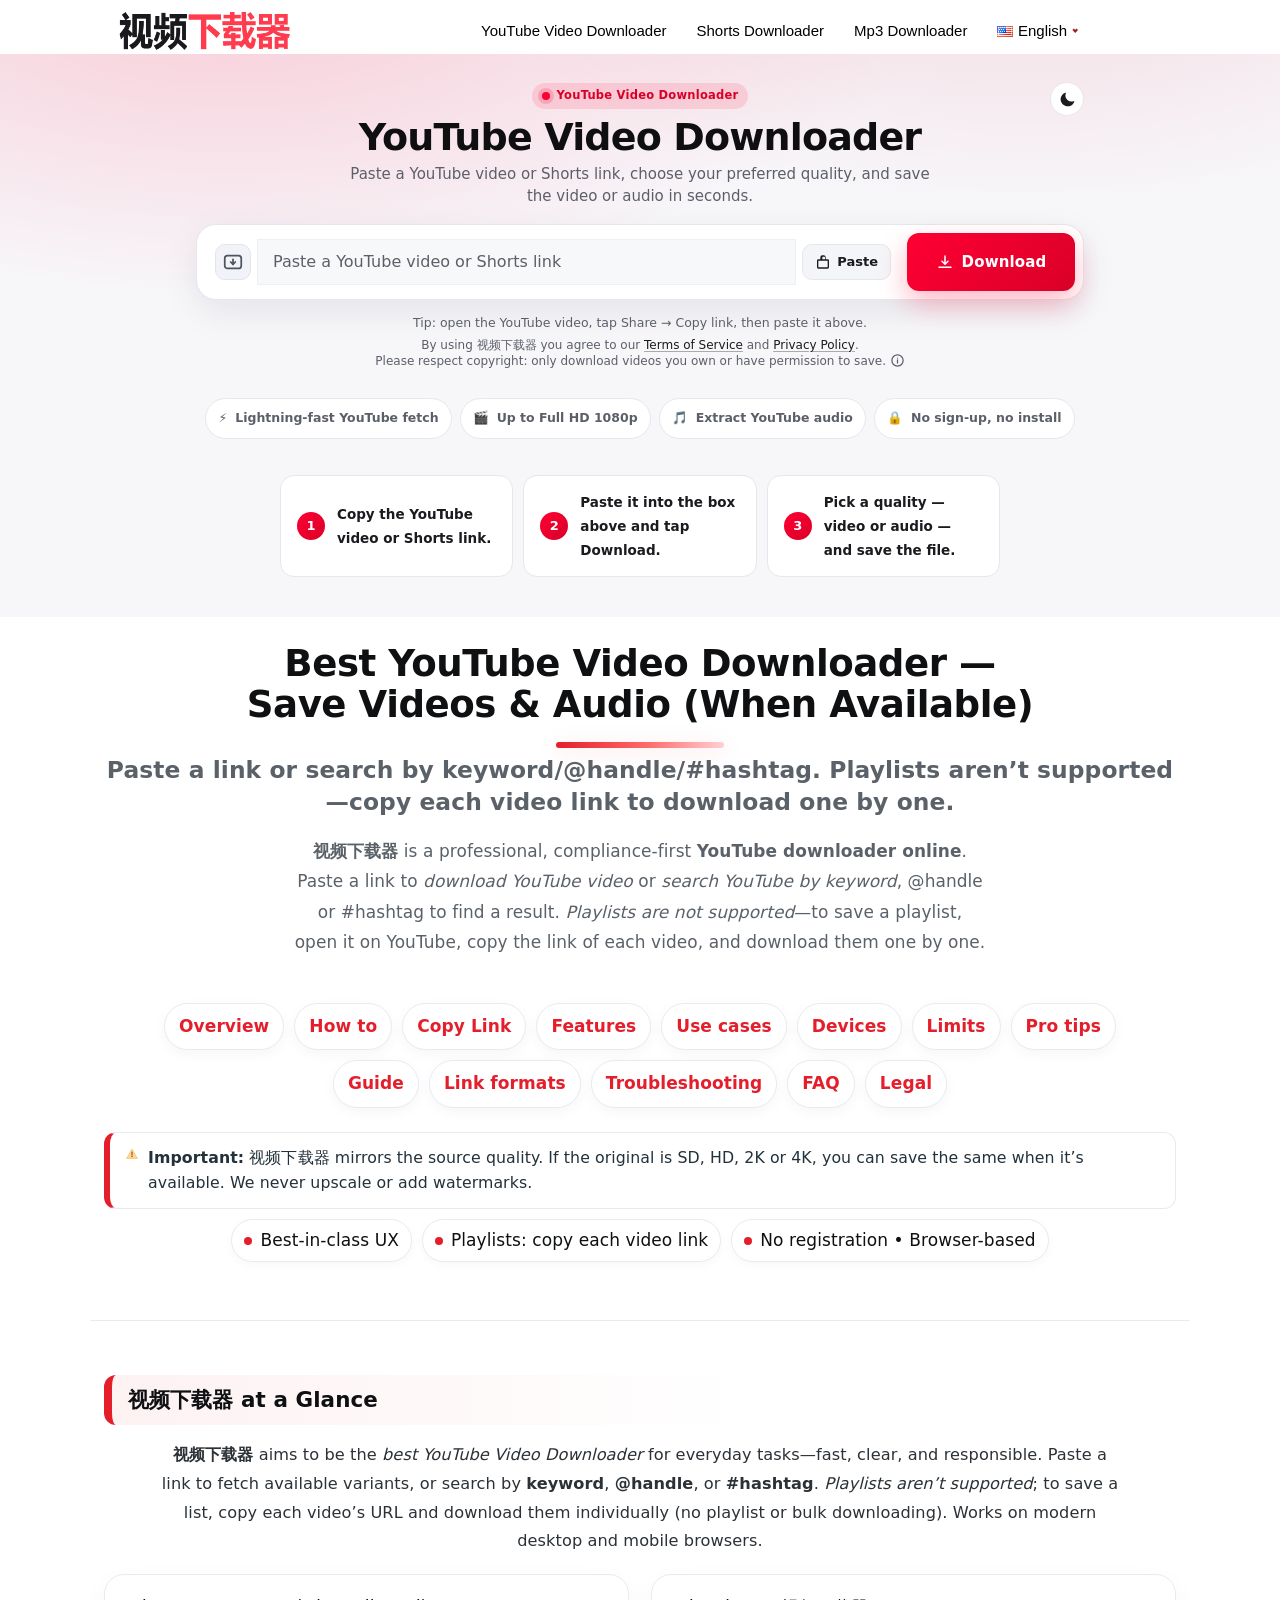
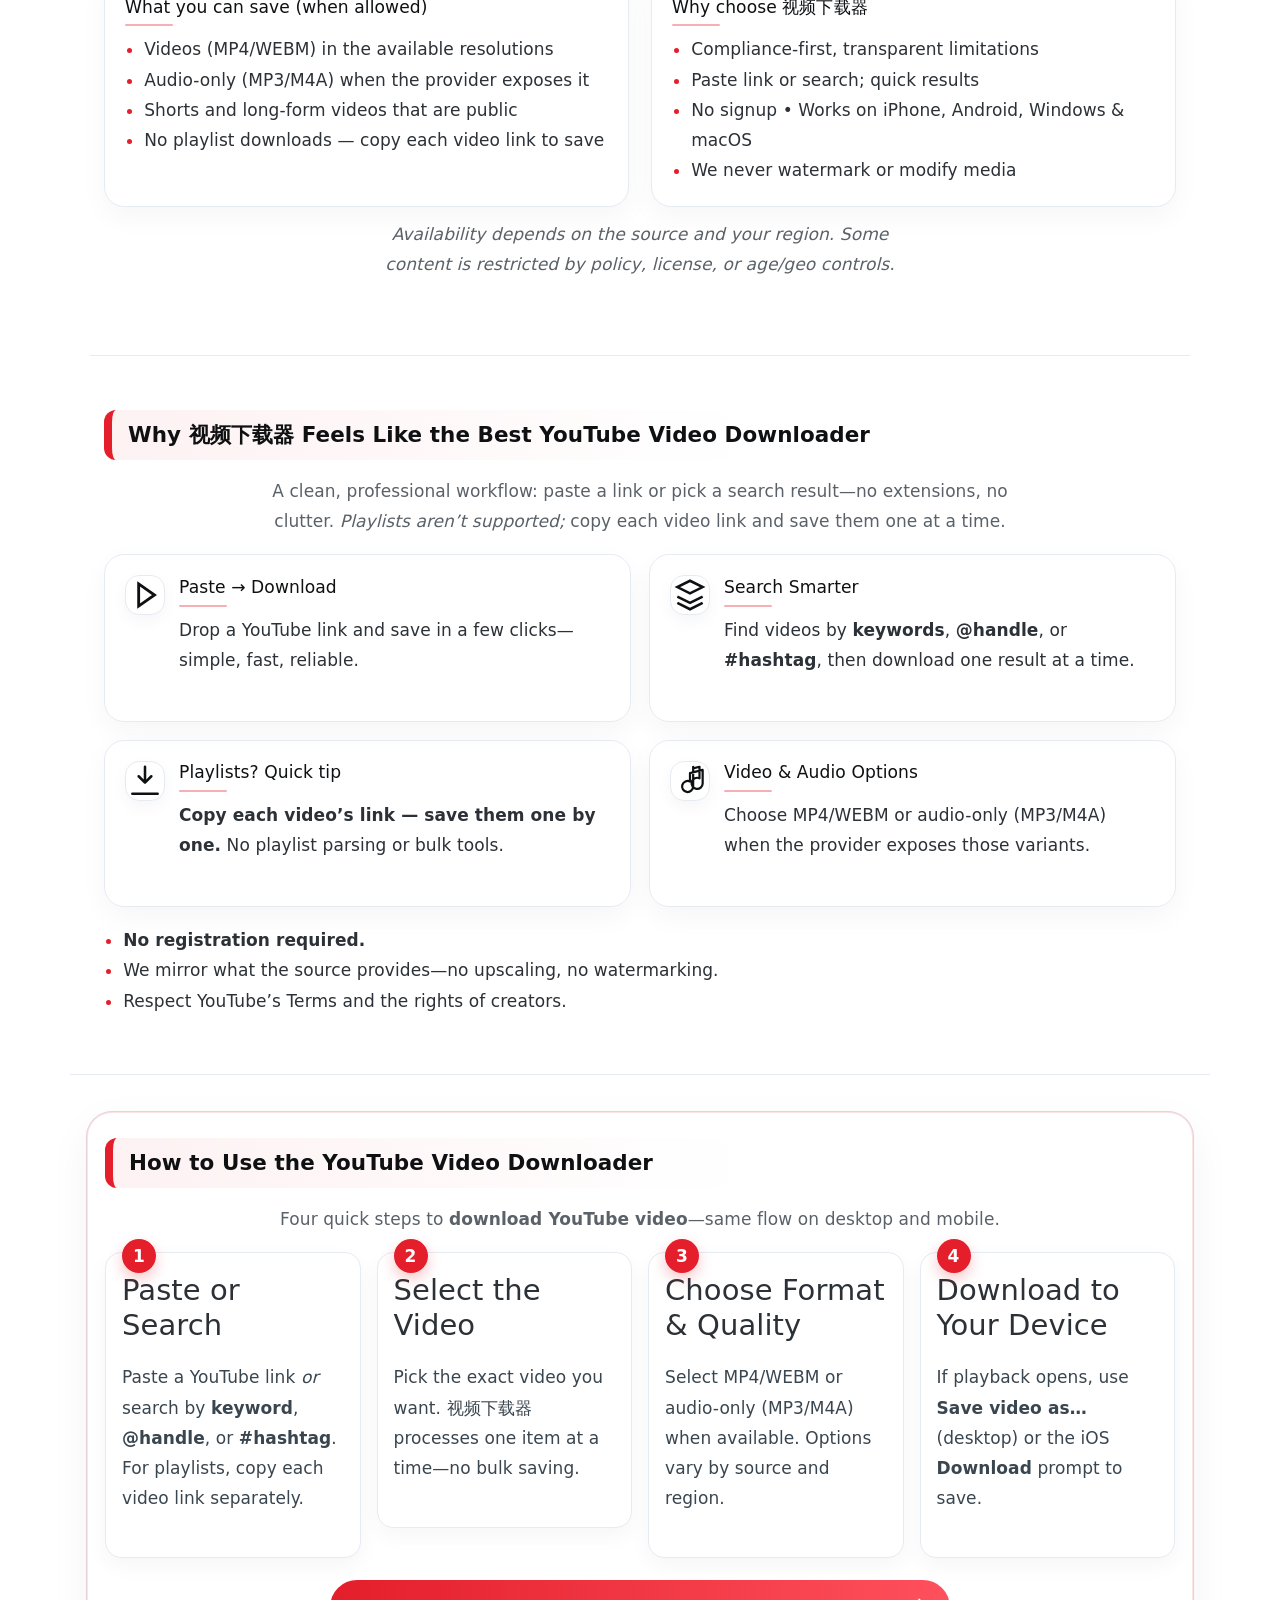
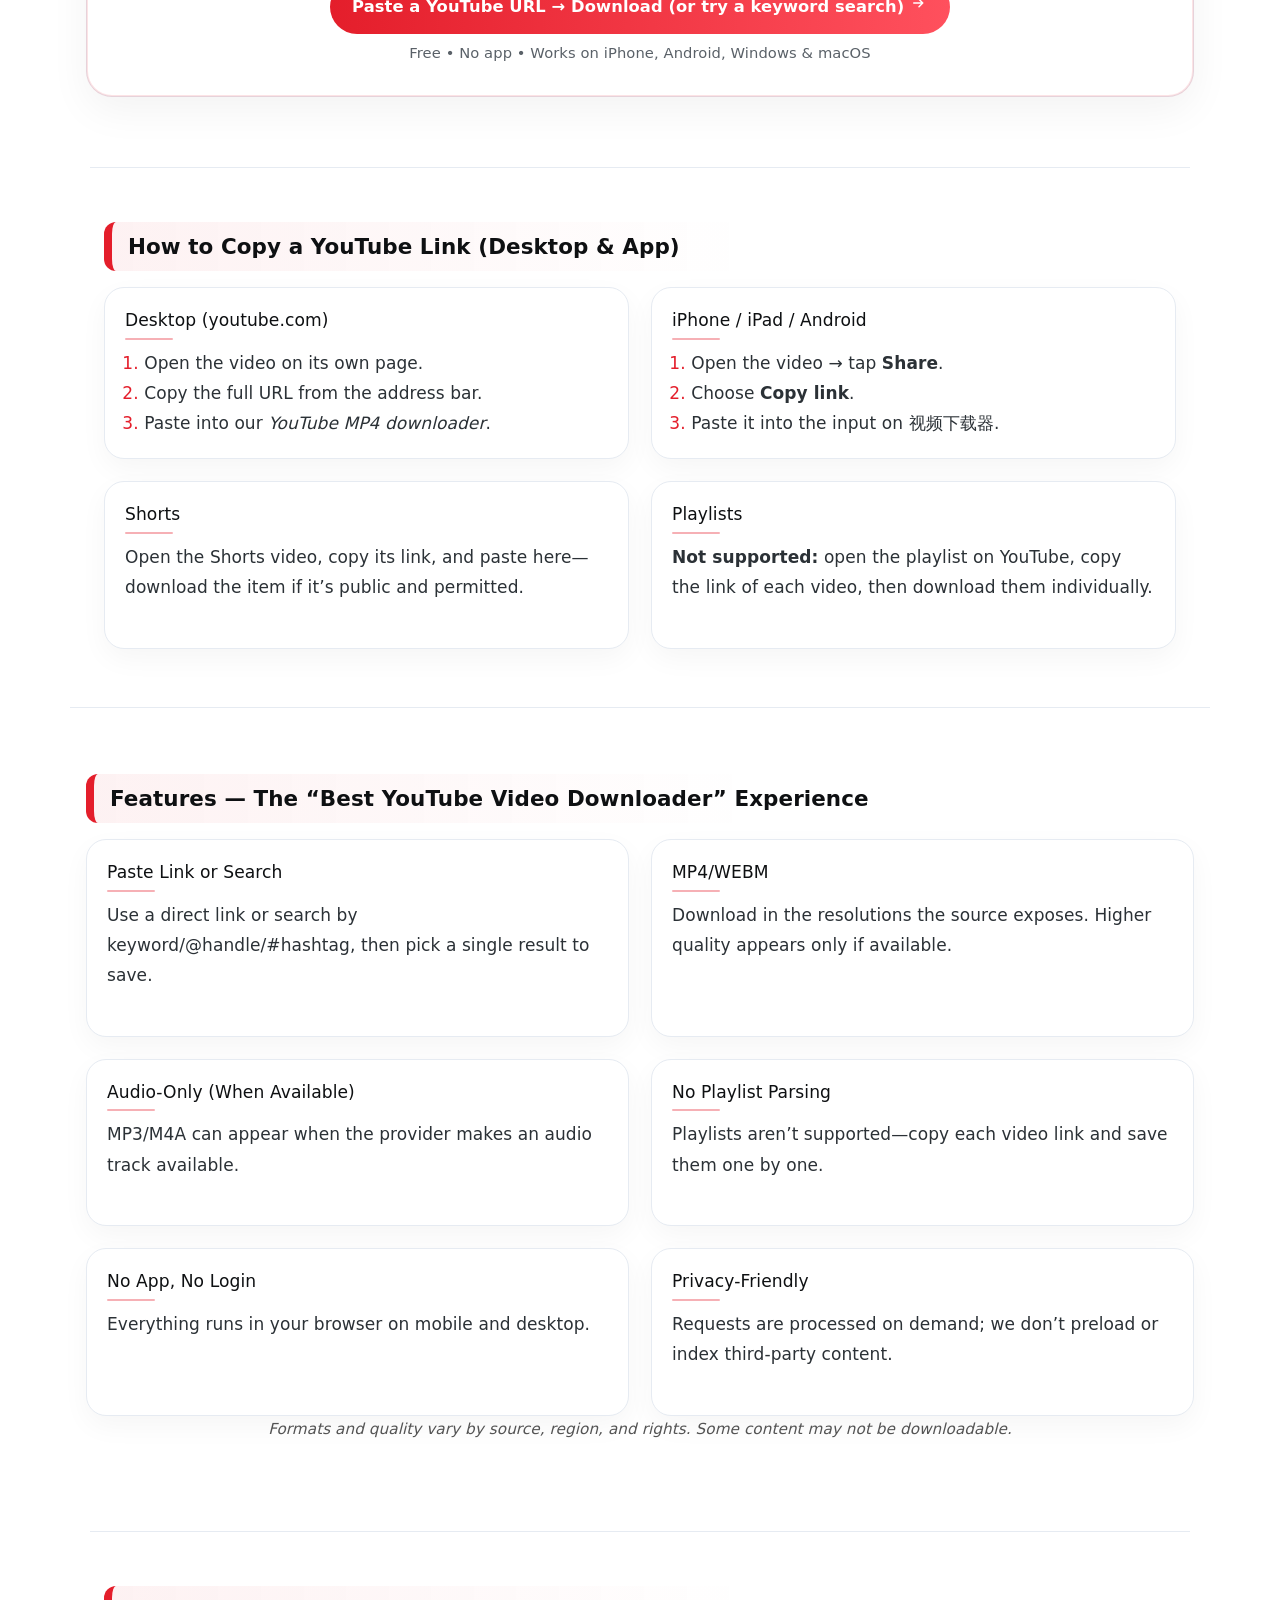
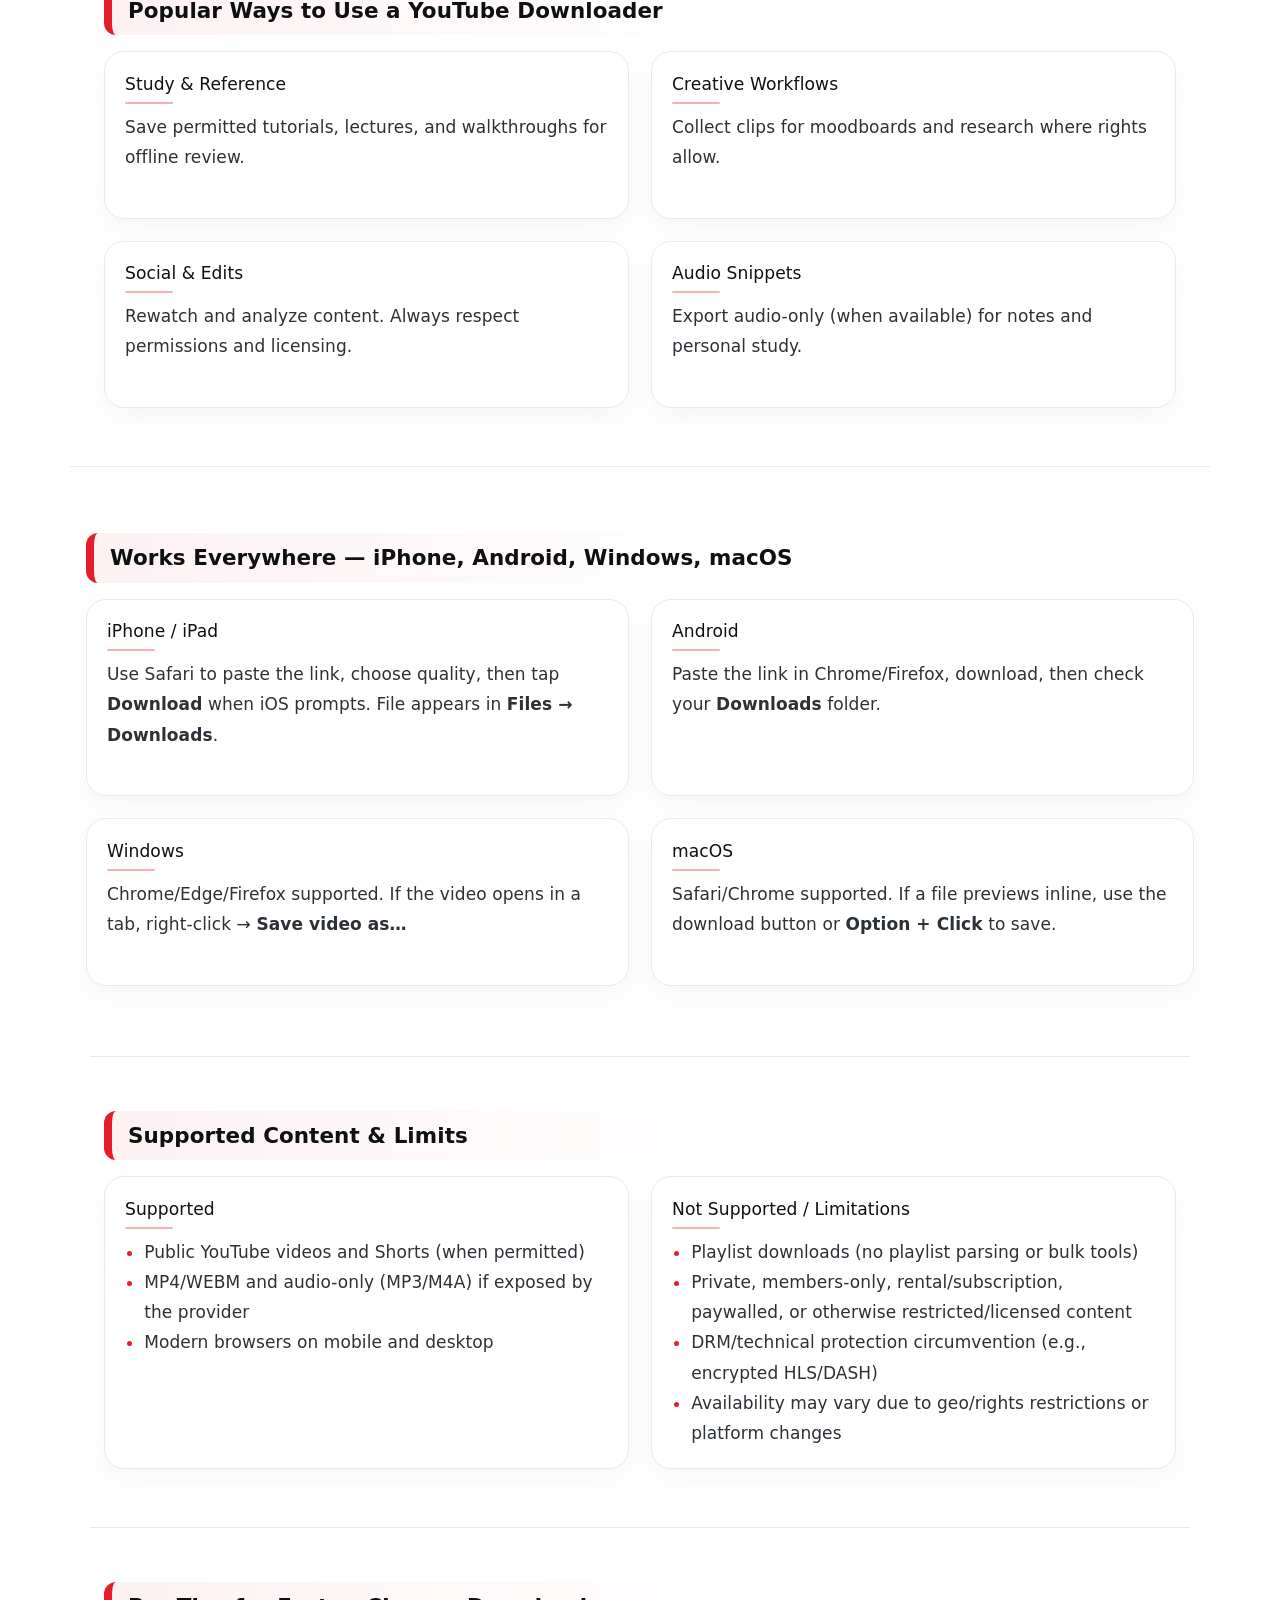
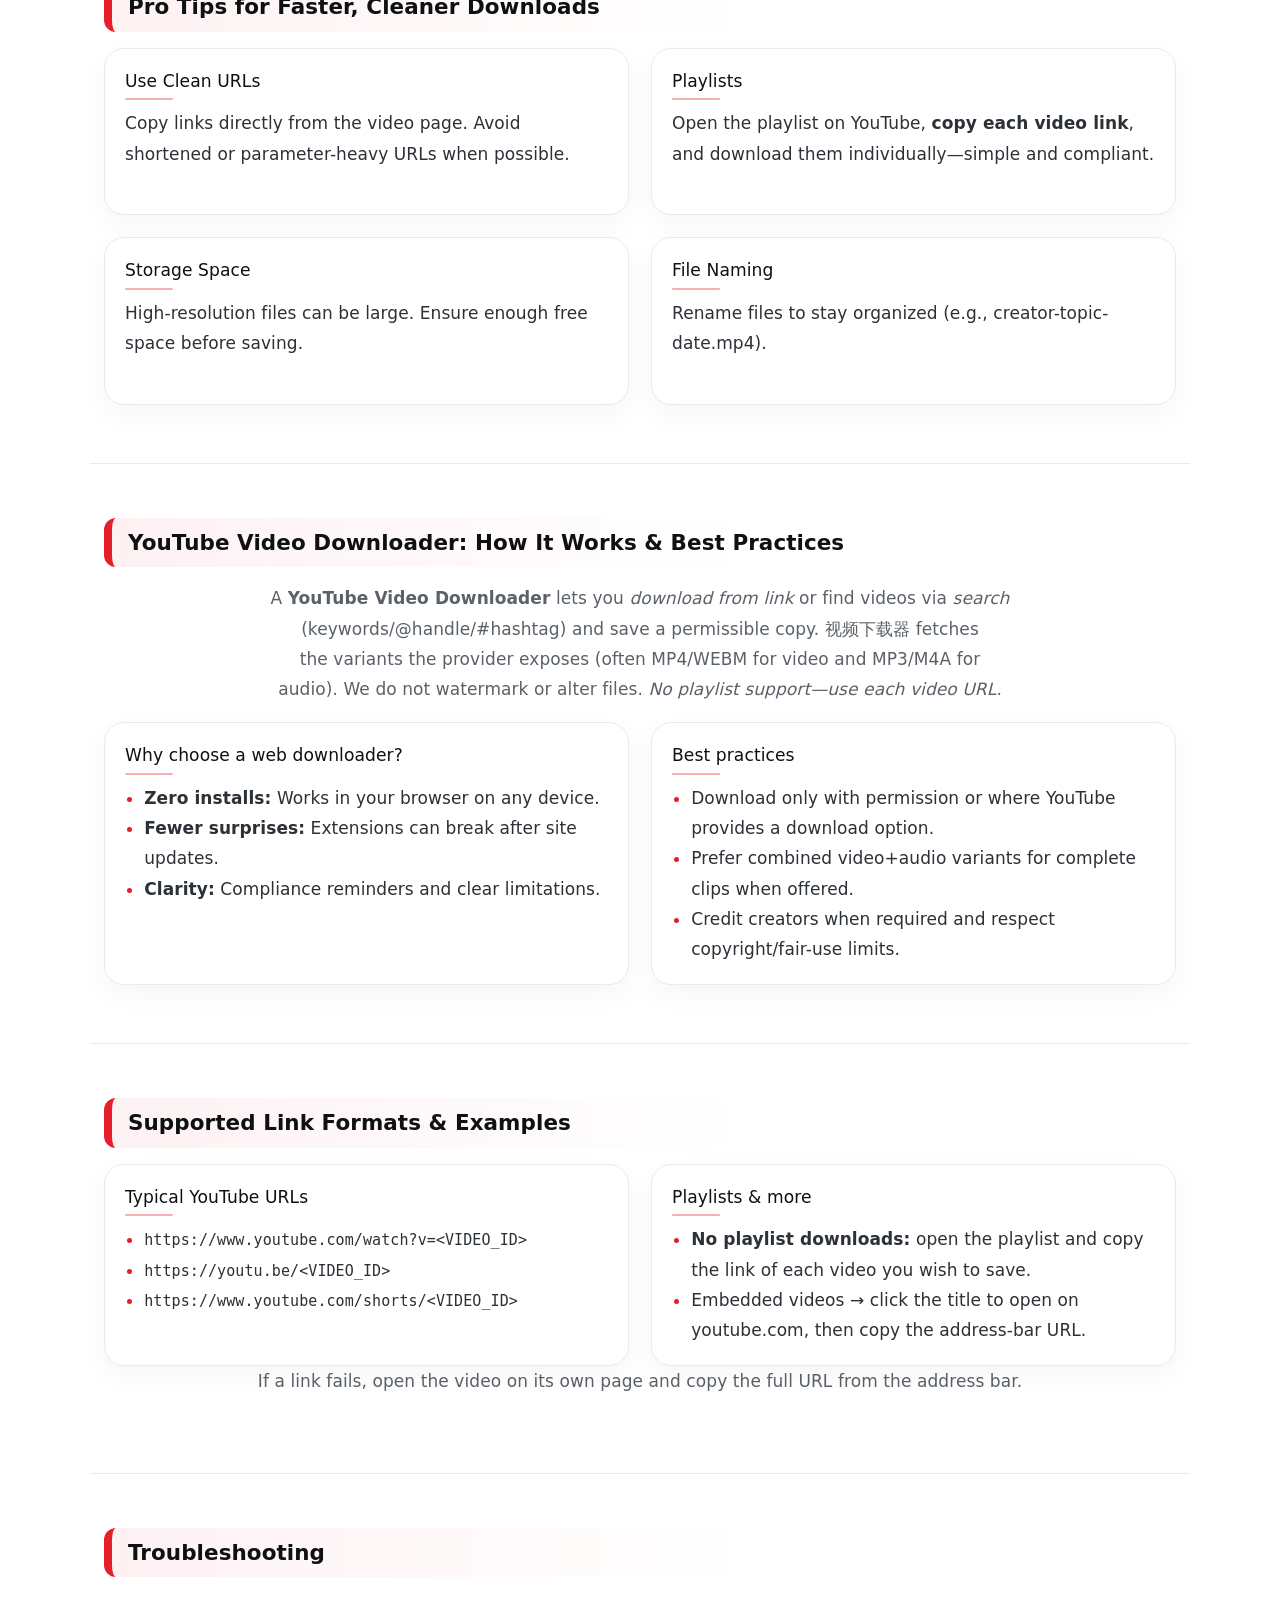
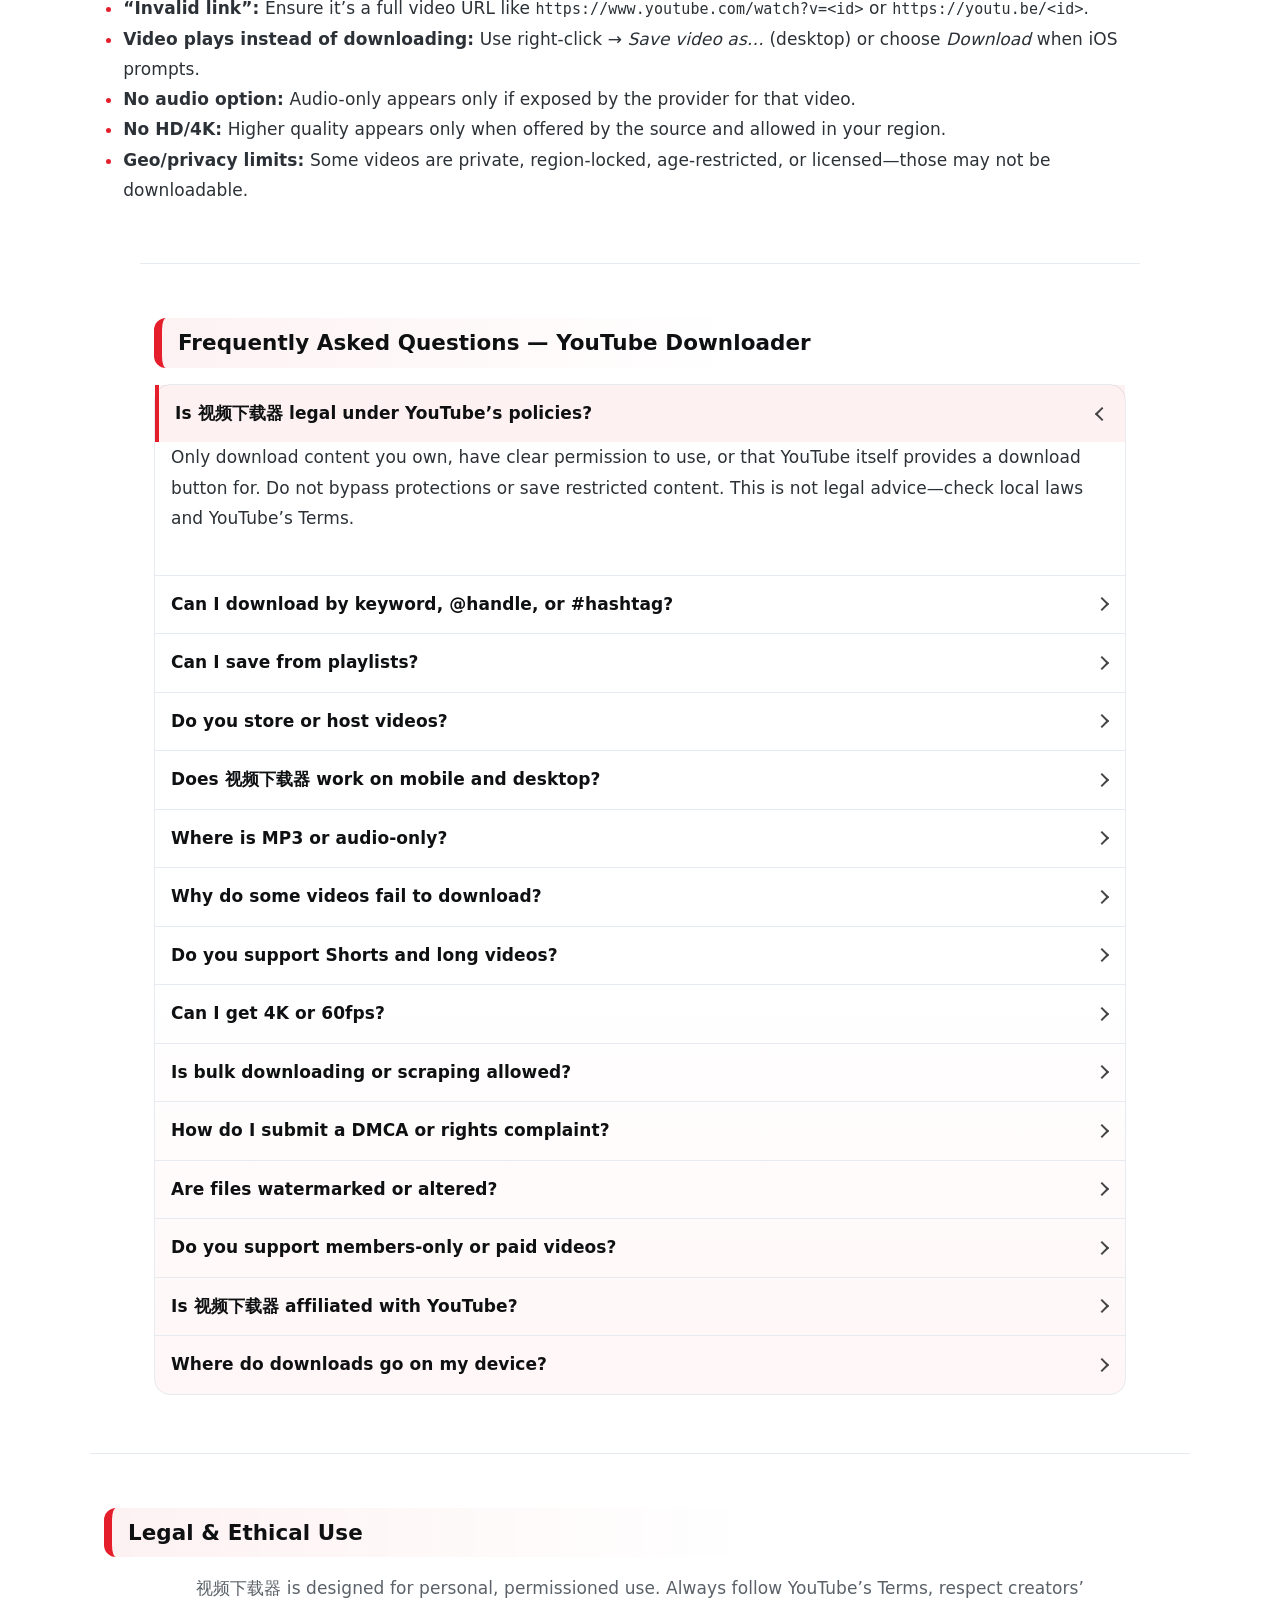
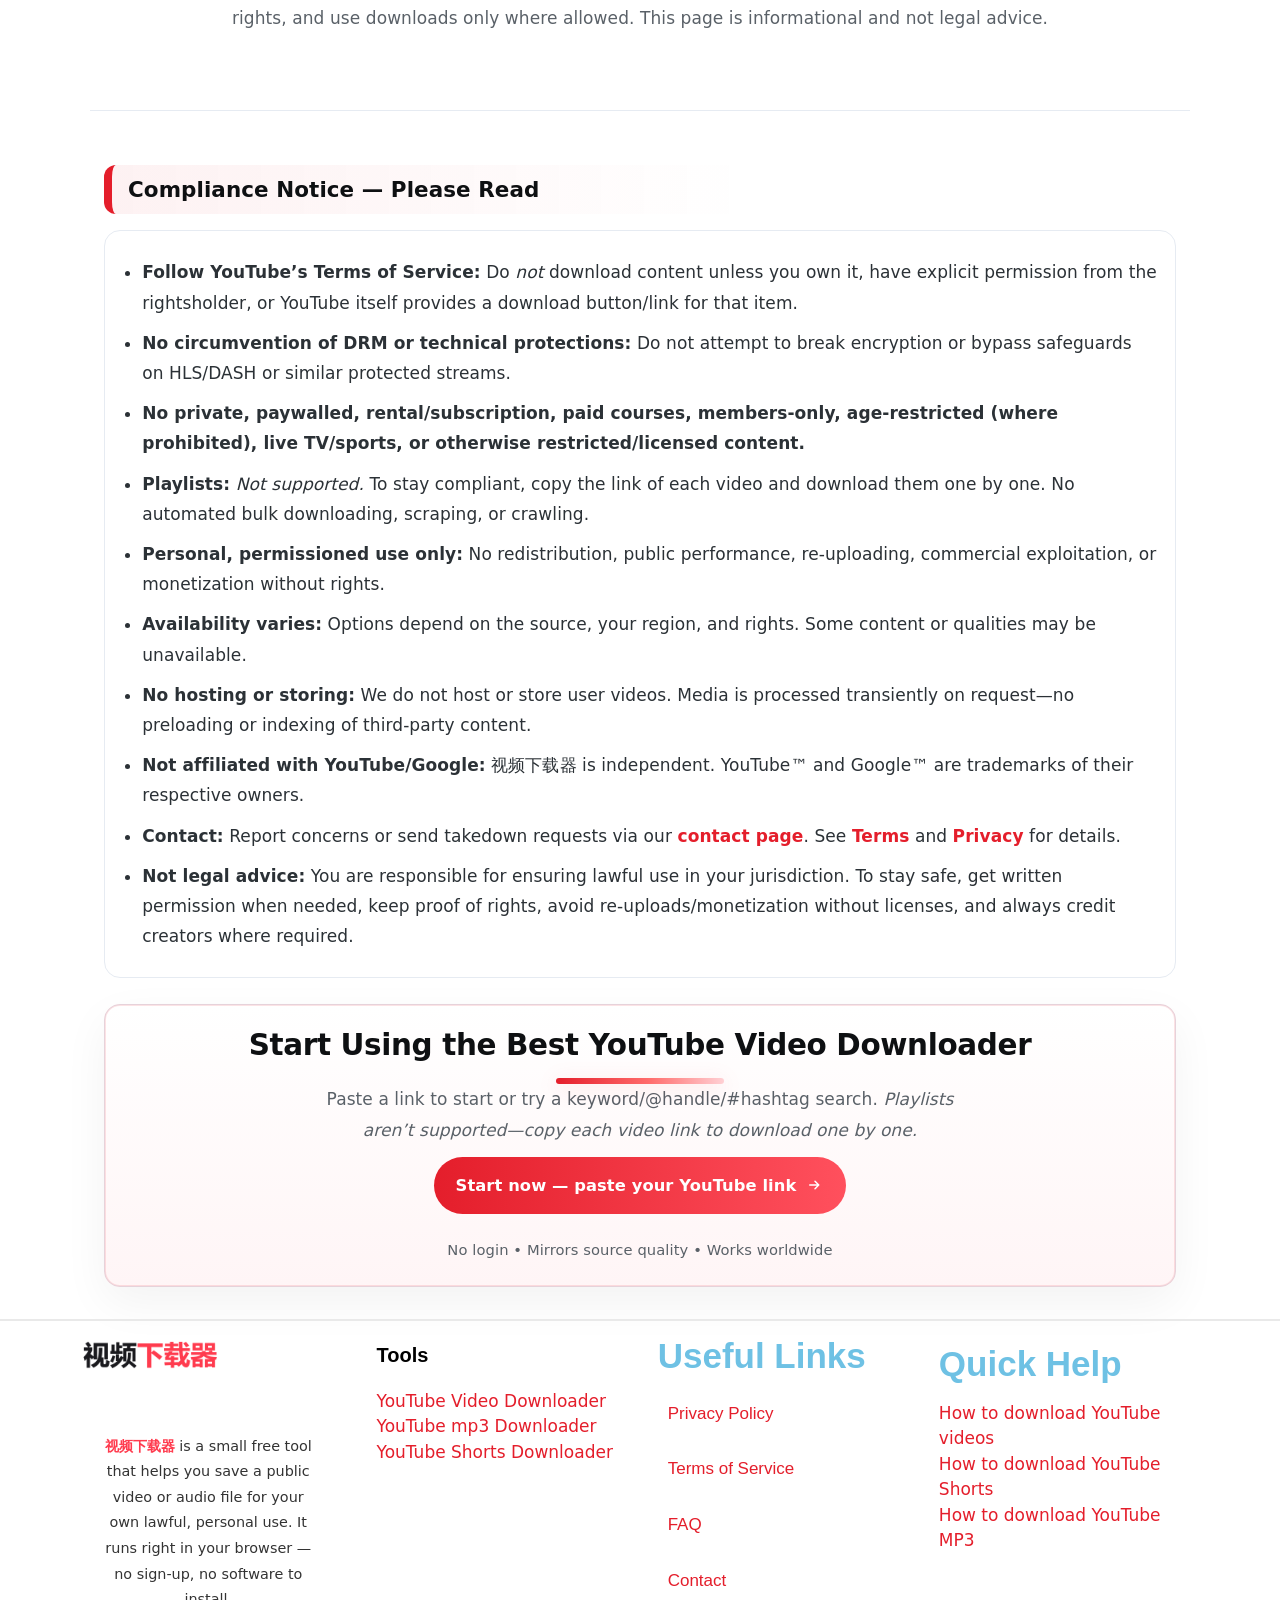
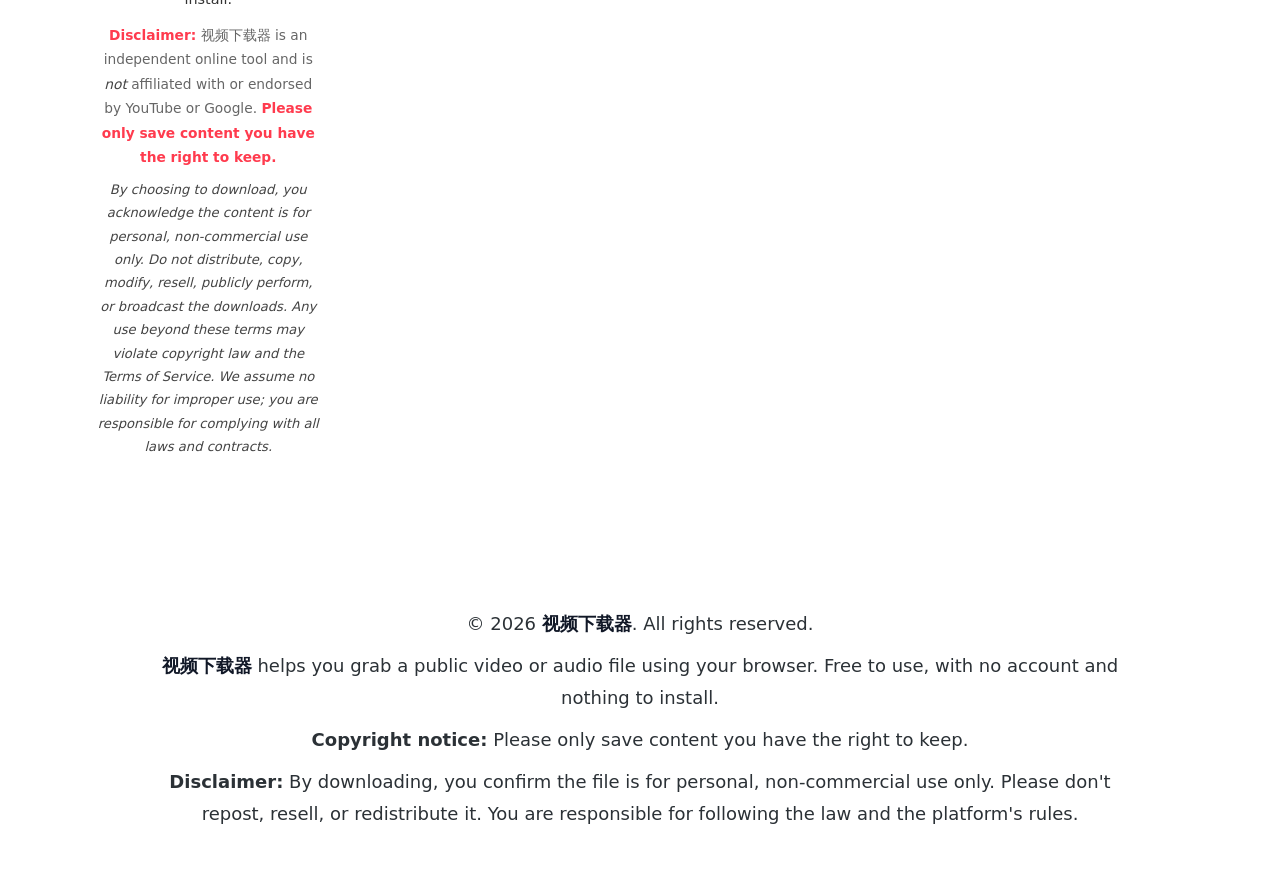
<file: index.html>
<!DOCTYPE html>
<html lang="en-US">
<head>
	<meta charset="UTF-8">
	
<meta name='robots' content='index, follow, max-image-preview:large, max-snippet:-1, max-video-preview:-1' />

































<meta name="viewport" content="width=device-width, initial-scale=1">
	<!-- This site is optimized with the Yoast SEO plugin v28.6 - https://yoast.com/product/yoast-seo-wordpress/ -->
	<title>YouTube Video Downloader — 视频下载器</title>
	<meta name="description" content="Save YouTube videos fast with 视频下载器: paste a link to get MP4 or audio. HD/4K when available. Private, no login; works on mobile &amp; desktop." />
	<link rel="canonical" href="https://102896351.github.io/YouTube-tool/" />
	<meta property="og:locale" content="en_US" />
	<meta property="og:locale:alternate" content="vi_VN" />
	<meta property="og:locale:alternate" content="es_ES" />
	<meta property="og:locale:alternate" content="de_DE" />
	<meta property="og:locale:alternate" content="hu_HU" />
	<meta property="og:locale:alternate" content="nl_NL" />
	<meta property="og:locale:alternate" content="pt_PT" />
	<meta property="og:locale:alternate" content="tr_TR" />
	<meta property="og:locale:alternate" content="uk_UA" />
	<meta property="og:locale:alternate" content="ar_AR" />
	<meta property="og:locale:alternate" content="ja_JP" />
	<meta property="og:locale:alternate" content="ro_RO" />
	<meta property="og:locale:alternate" content="id_ID" />
	<meta property="og:locale:alternate" content="cs_CZ" />
	<meta property="og:locale:alternate" content="fr_FR" />
	<meta property="og:locale:alternate" content="it_IT" />
	<meta property="og:locale:alternate" content="ms_MY" />
	<meta property="og:locale:alternate" content="pl_PL" />
	<meta property="og:locale:alternate" content="th_TH" />
	<meta property="og:locale:alternate" content="el_GR" />
	<meta property="og:locale:alternate" content="ru_RU" />
	<meta property="og:locale:alternate" content="ko_KR" />
	<meta property="og:locale:alternate" content="jv_ID" />
	<meta property="og:locale:alternate" content="hi_IN" />
	<meta property="og:locale:alternate" content="sk_SK" />
	<meta property="og:locale:alternate" content="zh_CN" />
	<meta property="og:locale:alternate" content="bn_IN" />
	<meta property="og:locale:alternate" content="ur_PK" />
	<meta property="og:locale:alternate" content="fa_IR" />
	<meta property="og:locale:alternate" content="sw_KE" />
	<meta property="og:locale:alternate" content="tl_PH" />
	<meta property="og:type" content="website" />
	<meta property="og:title" content="YouTube Video Downloader — 视频下载器" />
	<meta property="og:description" content="Save YouTube videos fast with 视频下载器: paste a link to get MP4 or audio. HD/4K when available. Private, no login; works on mobile &amp; desktop." />
	<meta property="og:url" content="https://102896351.github.io/YouTube-tool/" />
	<meta property="og:site_name" content="视频下载器" />
	<meta property="article:modified_time" content="2025-10-18T19:16:53+00:00" />
	<meta property="og:image" content="wp-content/uploads/2025/10/Screenshot-2025-10-27-at-2.28.49-AM-scaled.png" />
	<meta property="og:image:width" content="2560" />
	<meta property="og:image:height" content="1422" />
	<meta property="og:image:type" content="image/png" />
	<meta name="twitter:card" content="summary_large_image" />
	<script type="application/ld+json" class="yoast-schema-graph">{"@context":"https:\/\/schema.org","@graph":[{"@type":"WebPage","@id":"https:\/\/102896351.github.io/YouTube-tool\/","url":"https:\/\/102896351.github.io/YouTube-tool\/","name":"YouTube Video Downloader — 视频下载器","isPartOf":{"@id":"https:\/\/102896351.github.io/YouTube-tool\/#website"},"about":{"@id":"https:\/\/102896351.github.io/YouTube-tool\/#organization"},"datePublished":"2025-10-17T16:29:08+00:00","dateModified":"2025-10-18T19:16:53+00:00","description":"Save YouTube videos fast with 视频下载器: paste a link to get MP4 or audio. HD\/4K when available. Private, no login; works on mobile & desktop.","breadcrumb":{"@id":"https:\/\/102896351.github.io/YouTube-tool\/#breadcrumb"},"inLanguage":"en-US","potentialAction":[{"@type":"ReadAction","target":["https:\/\/102896351.github.io/YouTube-tool\/"]}]},{"@type":"BreadcrumbList","@id":"https:\/\/102896351.github.io/YouTube-tool\/#breadcrumb","itemListElement":[{"@type":"ListItem","position":1,"name":"Home"}]},{"@type":"WebSite","@id":"https:\/\/102896351.github.io/YouTube-tool\/#website","url":"https:\/\/102896351.github.io/YouTube-tool\/","name":"视频下载器","description":"Save YouTube videos fast with 视频下载器: paste a link to get MP4 or audio. HD\/4K when available. Private, no login; works on mobile &amp; desktop.","publisher":{"@id":"https:\/\/102896351.github.io/YouTube-tool\/#organization"},"alternateName":"YouTube Downloader","potentialAction":[{"@type":"SearchAction","target":{"@type":"EntryPoint","urlTemplate":"https:\/\/102896351.github.io/YouTube-tool\/?s={search_term_string}"},"query-input":{"@type":"PropertyValueSpecification","valueRequired":true,"valueName":"search_term_string"}}],"inLanguage":"en-US"},{"@type":"Organization","@id":"https:\/\/102896351.github.io/YouTube-tool\/#organization","name":"视频下载器","alternateName":"YouTube Downloader","url":"https:\/\/102896351.github.io/YouTube-tool\/","logo":{"@type":"ImageObject","inLanguage":"en-US","@id":"https:\/\/102896351.github.io/YouTube-tool\/#\/schema\/logo\/image\/","url":"wp-content/uploads\/2025\/10\/vidora-logo.png","contentUrl":"wp-content/uploads\/2025\/10\/vidora-logo.png","width":350,"height":70,"caption":"视频下载器"},"image":{"@id":"https:\/\/102896351.github.io/YouTube-tool\/#\/schema\/logo\/image\/"}}]}</script>
	<!-- / Yoast SEO plugin. -->






<style id="wp-img-auto-sizes-contain-inline-css">
img:is([sizes=auto i],[sizes^="auto," i]){contain-intrinsic-size:3000px 1500px}
/*# sourceURL=wp-img-auto-sizes-contain-inline-css */
</style>
<style id="classic-theme-styles-inline-css">
/*! This file is auto-generated */
.wp-block-button__link{color:#fff;background-color:#32373c;border-radius:9999px;box-shadow:none;text-decoration:none;padding:calc(.667em + 2px) calc(1.333em + 2px);font-size:1.125em}.wp-block-file__button{background:#32373c;color:#fff;text-decoration:none}
/*# sourceURL=/wp-includes/css/classic-themes.min.css */
</style>
<style id="global-styles-inline-css">
:root{--wp--preset--aspect-ratio--square: 1;--wp--preset--aspect-ratio--4-3: 4/3;--wp--preset--aspect-ratio--3-4: 3/4;--wp--preset--aspect-ratio--3-2: 3/2;--wp--preset--aspect-ratio--2-3: 2/3;--wp--preset--aspect-ratio--16-9: 16/9;--wp--preset--aspect-ratio--9-16: 9/16;--wp--preset--color--black: #000000;--wp--preset--color--cyan-bluish-gray: #abb8c3;--wp--preset--color--white: #ffffff;--wp--preset--color--pale-pink: #f78da7;--wp--preset--color--vivid-red: #cf2e2e;--wp--preset--color--luminous-vivid-orange: #ff6900;--wp--preset--color--luminous-vivid-amber: #fcb900;--wp--preset--color--light-green-cyan: #7bdcb5;--wp--preset--color--vivid-green-cyan: #00d084;--wp--preset--color--pale-cyan-blue: #8ed1fc;--wp--preset--color--vivid-cyan-blue: #0693e3;--wp--preset--color--vivid-purple: #9b51e0;--wp--preset--color--contrast: var(--contrast);--wp--preset--color--contrast-2: var(--contrast-2);--wp--preset--color--contrast-3: var(--contrast-3);--wp--preset--color--base: var(--base);--wp--preset--color--base-2: var(--base-2);--wp--preset--color--base-3: var(--base-3);--wp--preset--color--accent: var(--accent);--wp--preset--gradient--vivid-cyan-blue-to-vivid-purple: linear-gradient(135deg,rgb(6,147,227) 0%,rgb(155,81,224) 100%);--wp--preset--gradient--light-green-cyan-to-vivid-green-cyan: linear-gradient(135deg,rgb(122,220,180) 0%,rgb(0,208,130) 100%);--wp--preset--gradient--luminous-vivid-amber-to-luminous-vivid-orange: linear-gradient(135deg,rgb(252,185,0) 0%,rgb(255,105,0) 100%);--wp--preset--gradient--luminous-vivid-orange-to-vivid-red: linear-gradient(135deg,rgb(255,105,0) 0%,rgb(207,46,46) 100%);--wp--preset--gradient--very-light-gray-to-cyan-bluish-gray: linear-gradient(135deg,rgb(238,238,238) 0%,rgb(169,184,195) 100%);--wp--preset--gradient--cool-to-warm-spectrum: linear-gradient(135deg,rgb(74,234,220) 0%,rgb(151,120,209) 20%,rgb(207,42,186) 40%,rgb(238,44,130) 60%,rgb(251,105,98) 80%,rgb(254,248,76) 100%);--wp--preset--gradient--blush-light-purple: linear-gradient(135deg,rgb(255,206,236) 0%,rgb(152,150,240) 100%);--wp--preset--gradient--blush-bordeaux: linear-gradient(135deg,rgb(254,205,165) 0%,rgb(254,45,45) 50%,rgb(107,0,62) 100%);--wp--preset--gradient--luminous-dusk: linear-gradient(135deg,rgb(255,203,112) 0%,rgb(199,81,192) 50%,rgb(65,88,208) 100%);--wp--preset--gradient--pale-ocean: linear-gradient(135deg,rgb(255,245,203) 0%,rgb(182,227,212) 50%,rgb(51,167,181) 100%);--wp--preset--gradient--electric-grass: linear-gradient(135deg,rgb(202,248,128) 0%,rgb(113,206,126) 100%);--wp--preset--gradient--midnight: linear-gradient(135deg,rgb(2,3,129) 0%,rgb(40,116,252) 100%);--wp--preset--font-size--small: 13px;--wp--preset--font-size--medium: 20px;--wp--preset--font-size--large: 36px;--wp--preset--font-size--x-large: 42px;--wp--preset--spacing--20: 0.44rem;--wp--preset--spacing--30: 0.67rem;--wp--preset--spacing--40: 1rem;--wp--preset--spacing--50: 1.5rem;--wp--preset--spacing--60: 2.25rem;--wp--preset--spacing--70: 3.38rem;--wp--preset--spacing--80: 5.06rem;--wp--preset--shadow--natural: 6px 6px 9px rgba(0, 0, 0, 0.2);--wp--preset--shadow--deep: 12px 12px 50px rgba(0, 0, 0, 0.4);--wp--preset--shadow--sharp: 6px 6px 0px rgba(0, 0, 0, 0.2);--wp--preset--shadow--outlined: 6px 6px 0px -3px rgb(255, 255, 255), 6px 6px rgb(0, 0, 0);--wp--preset--shadow--crisp: 6px 6px 0px rgb(0, 0, 0);}.wp-block-button{--wp--preset--dimension--25: 25%;--wp--preset--dimension--50: 50%;--wp--preset--dimension--75: 75%;--wp--preset--dimension--100: 100%;}:where(body) { margin: 0; }:where(.is-layout-flex){gap: 0.5em;}:where(.is-layout-grid){gap: 0.5em;}body .is-layout-flex{display: flex;}.is-layout-flex{flex-wrap: wrap;align-items: center;}.is-layout-flex > :is(*, div){margin: 0;}body .is-layout-grid{display: grid;}.is-layout-grid > :is(*, div){margin: 0;}body{padding-top: 0px;padding-right: 0px;padding-bottom: 0px;padding-left: 0px;}:root :where(.wp-element-button, .wp-block-button__link){background-color: #32373c;border-width: 0;color: #fff;font-family: inherit;font-size: inherit;font-style: inherit;font-weight: inherit;letter-spacing: inherit;line-height: inherit;padding-top: calc(0.667em + 2px);padding-right: calc(1.333em + 2px);padding-bottom: calc(0.667em + 2px);padding-left: calc(1.333em + 2px);text-decoration: none;text-transform: inherit;}.has-black-color{color: var(--wp--preset--color--black) !important;}.has-cyan-bluish-gray-color{color: var(--wp--preset--color--cyan-bluish-gray) !important;}.has-white-color{color: var(--wp--preset--color--white) !important;}.has-pale-pink-color{color: var(--wp--preset--color--pale-pink) !important;}.has-vivid-red-color{color: var(--wp--preset--color--vivid-red) !important;}.has-luminous-vivid-orange-color{color: var(--wp--preset--color--luminous-vivid-orange) !important;}.has-luminous-vivid-amber-color{color: var(--wp--preset--color--luminous-vivid-amber) !important;}.has-light-green-cyan-color{color: var(--wp--preset--color--light-green-cyan) !important;}.has-vivid-green-cyan-color{color: var(--wp--preset--color--vivid-green-cyan) !important;}.has-pale-cyan-blue-color{color: var(--wp--preset--color--pale-cyan-blue) !important;}.has-vivid-cyan-blue-color{color: var(--wp--preset--color--vivid-cyan-blue) !important;}.has-vivid-purple-color{color: var(--wp--preset--color--vivid-purple) !important;}.has-contrast-color{color: var(--wp--preset--color--contrast) !important;}.has-contrast-2-color{color: var(--wp--preset--color--contrast-2) !important;}.has-contrast-3-color{color: var(--wp--preset--color--contrast-3) !important;}.has-base-color{color: var(--wp--preset--color--base) !important;}.has-base-2-color{color: var(--wp--preset--color--base-2) !important;}.has-base-3-color{color: var(--wp--preset--color--base-3) !important;}.has-accent-color{color: var(--wp--preset--color--accent) !important;}.has-black-background-color{background-color: var(--wp--preset--color--black) !important;}.has-cyan-bluish-gray-background-color{background-color: var(--wp--preset--color--cyan-bluish-gray) !important;}.has-white-background-color{background-color: var(--wp--preset--color--white) !important;}.has-pale-pink-background-color{background-color: var(--wp--preset--color--pale-pink) !important;}.has-vivid-red-background-color{background-color: var(--wp--preset--color--vivid-red) !important;}.has-luminous-vivid-orange-background-color{background-color: var(--wp--preset--color--luminous-vivid-orange) !important;}.has-luminous-vivid-amber-background-color{background-color: var(--wp--preset--color--luminous-vivid-amber) !important;}.has-light-green-cyan-background-color{background-color: var(--wp--preset--color--light-green-cyan) !important;}.has-vivid-green-cyan-background-color{background-color: var(--wp--preset--color--vivid-green-cyan) !important;}.has-pale-cyan-blue-background-color{background-color: var(--wp--preset--color--pale-cyan-blue) !important;}.has-vivid-cyan-blue-background-color{background-color: var(--wp--preset--color--vivid-cyan-blue) !important;}.has-vivid-purple-background-color{background-color: var(--wp--preset--color--vivid-purple) !important;}.has-contrast-background-color{background-color: var(--wp--preset--color--contrast) !important;}.has-contrast-2-background-color{background-color: var(--wp--preset--color--contrast-2) !important;}.has-contrast-3-background-color{background-color: var(--wp--preset--color--contrast-3) !important;}.has-base-background-color{background-color: var(--wp--preset--color--base) !important;}.has-base-2-background-color{background-color: var(--wp--preset--color--base-2) !important;}.has-base-3-background-color{background-color: var(--wp--preset--color--base-3) !important;}.has-accent-background-color{background-color: var(--wp--preset--color--accent) !important;}.has-black-border-color{border-color: var(--wp--preset--color--black) !important;}.has-cyan-bluish-gray-border-color{border-color: var(--wp--preset--color--cyan-bluish-gray) !important;}.has-white-border-color{border-color: var(--wp--preset--color--white) !important;}.has-pale-pink-border-color{border-color: var(--wp--preset--color--pale-pink) !important;}.has-vivid-red-border-color{border-color: var(--wp--preset--color--vivid-red) !important;}.has-luminous-vivid-orange-border-color{border-color: var(--wp--preset--color--luminous-vivid-orange) !important;}.has-luminous-vivid-amber-border-color{border-color: var(--wp--preset--color--luminous-vivid-amber) !important;}.has-light-green-cyan-border-color{border-color: var(--wp--preset--color--light-green-cyan) !important;}.has-vivid-green-cyan-border-color{border-color: var(--wp--preset--color--vivid-green-cyan) !important;}.has-pale-cyan-blue-border-color{border-color: var(--wp--preset--color--pale-cyan-blue) !important;}.has-vivid-cyan-blue-border-color{border-color: var(--wp--preset--color--vivid-cyan-blue) !important;}.has-vivid-purple-border-color{border-color: var(--wp--preset--color--vivid-purple) !important;}.has-contrast-border-color{border-color: var(--wp--preset--color--contrast) !important;}.has-contrast-2-border-color{border-color: var(--wp--preset--color--contrast-2) !important;}.has-contrast-3-border-color{border-color: var(--wp--preset--color--contrast-3) !important;}.has-base-border-color{border-color: var(--wp--preset--color--base) !important;}.has-base-2-border-color{border-color: var(--wp--preset--color--base-2) !important;}.has-base-3-border-color{border-color: var(--wp--preset--color--base-3) !important;}.has-accent-border-color{border-color: var(--wp--preset--color--accent) !important;}.has-vivid-cyan-blue-to-vivid-purple-gradient-background{background: var(--wp--preset--gradient--vivid-cyan-blue-to-vivid-purple) !important;}.has-light-green-cyan-to-vivid-green-cyan-gradient-background{background: var(--wp--preset--gradient--light-green-cyan-to-vivid-green-cyan) !important;}.has-luminous-vivid-amber-to-luminous-vivid-orange-gradient-background{background: var(--wp--preset--gradient--luminous-vivid-amber-to-luminous-vivid-orange) !important;}.has-luminous-vivid-orange-to-vivid-red-gradient-background{background: var(--wp--preset--gradient--luminous-vivid-orange-to-vivid-red) !important;}.has-very-light-gray-to-cyan-bluish-gray-gradient-background{background: var(--wp--preset--gradient--very-light-gray-to-cyan-bluish-gray) !important;}.has-cool-to-warm-spectrum-gradient-background{background: var(--wp--preset--gradient--cool-to-warm-spectrum) !important;}.has-blush-light-purple-gradient-background{background: var(--wp--preset--gradient--blush-light-purple) !important;}.has-blush-bordeaux-gradient-background{background: var(--wp--preset--gradient--blush-bordeaux) !important;}.has-luminous-dusk-gradient-background{background: var(--wp--preset--gradient--luminous-dusk) !important;}.has-pale-ocean-gradient-background{background: var(--wp--preset--gradient--pale-ocean) !important;}.has-electric-grass-gradient-background{background: var(--wp--preset--gradient--electric-grass) !important;}.has-midnight-gradient-background{background: var(--wp--preset--gradient--midnight) !important;}.has-small-font-size{font-size: var(--wp--preset--font-size--small) !important;}.has-medium-font-size{font-size: var(--wp--preset--font-size--medium) !important;}.has-large-font-size{font-size: var(--wp--preset--font-size--large) !important;}.has-x-large-font-size{font-size: var(--wp--preset--font-size--x-large) !important;}
:root :where(.wp-block-icon svg){width: 24px;}
:where(.wp-block-gallery.is-layout-flex){gap: var( --wp--style--gallery-gap-default, var( --gallery-block--gutter-size, var( --wp--style--block-gap, 0.5em ) ) );}:where(.wp-block-gallery.is-layout-grid){gap: var( --wp--style--gallery-gap-default, var( --gallery-block--gutter-size, var( --wp--style--block-gap, 0.5em ) ) );}
:where(.wp-block-latest-posts.is-layout-flex){gap: 1.25em;}:where(.wp-block-latest-posts.is-layout-grid){gap: 1.25em;}
:where(.wp-block-post-template.is-layout-flex){gap: 1.25em;}:where(.wp-block-post-template.is-layout-grid){gap: 1.25em;}
:where(.wp-block-term-template.is-layout-flex){gap: 1.25em;}:where(.wp-block-term-template.is-layout-grid){gap: 1.25em;}
:where(.wp-block-columns.is-layout-flex){gap: 2em;}:where(.wp-block-columns.is-layout-grid){gap: 2em;}
:root :where(.wp-block-pullquote){font-size: 1.5em;line-height: 1.6;}
/*# sourceURL=global-styles-inline-css */
</style>
<link rel='stylesheet' id='video-downloader-styles-css' href='wp-content/plugins/video-downloader 7/assets/css/style.css' media='all' />
<link rel='stylesheet' id='generate-style-css' href='wp-content/themes/generatepress/assets/css/main.min.css' media='all' />
<style id="generate-style-inline-css">
body{background-color:#ffffff;color:var(--contrast);}a{color:var(--accent);}a{text-decoration:underline;}.entry-title a, .site-branding a, a.button, .wp-block-button__link, .main-navigation a{text-decoration:none;}a:hover, a:focus, a:active{color:var(--contrast);}.wp-block-group__inner-container{max-width:1200px;margin-left:auto;margin-right:auto;}:root{--contrast:#222222;--contrast-2:#575760;--contrast-3:#b2b2be;--base:#f0f0f0;--base-2:#f7f8f9;--base-3:#ffffff;--accent:#1e73be;}:root .has-contrast-color{color:var(--contrast);}:root .has-contrast-background-color{background-color:var(--contrast);}:root .has-contrast-2-color{color:var(--contrast-2);}:root .has-contrast-2-background-color{background-color:var(--contrast-2);}:root .has-contrast-3-color{color:var(--contrast-3);}:root .has-contrast-3-background-color{background-color:var(--contrast-3);}:root .has-base-color{color:var(--base);}:root .has-base-background-color{background-color:var(--base);}:root .has-base-2-color{color:var(--base-2);}:root .has-base-2-background-color{background-color:var(--base-2);}:root .has-base-3-color{color:var(--base-3);}:root .has-base-3-background-color{background-color:var(--base-3);}:root .has-accent-color{color:var(--accent);}:root .has-accent-background-color{background-color:var(--accent);}.top-bar{background-color:#636363;color:#ffffff;}.top-bar a{color:#ffffff;}.top-bar a:hover{color:#303030;}.site-header{background-color:var(--base-3);}.main-title a,.main-title a:hover{color:var(--contrast);}.site-description{color:var(--contrast-2);}.mobile-menu-control-wrapper .menu-toggle,.mobile-menu-control-wrapper .menu-toggle:hover,.mobile-menu-control-wrapper .menu-toggle:focus,.has-inline-mobile-toggle #site-navigation.toggled{background-color:rgba(0, 0, 0, 0.02);}.main-navigation,.main-navigation ul ul{background-color:var(--base-3);}.main-navigation .main-nav ul li a, .main-navigation .menu-toggle, .main-navigation .menu-bar-items{color:var(--contrast);}.main-navigation .main-nav ul li:not([class*="current-menu-"]):hover > a, .main-navigation .main-nav ul li:not([class*="current-menu-"]):focus > a, .main-navigation .main-nav ul li.sfHover:not([class*="current-menu-"]) > a, .main-navigation .menu-bar-item:hover > a, .main-navigation .menu-bar-item.sfHover > a{color:var(--accent);}button.menu-toggle:hover,button.menu-toggle:focus{color:var(--contrast);}.main-navigation .main-nav ul li[class*="current-menu-"] > a{color:var(--accent);}.navigation-search input[type="search"],.navigation-search input[type="search"]:active, .navigation-search input[type="search"]:focus, .main-navigation .main-nav ul li.search-item.active > a, .main-navigation .menu-bar-items .search-item.active > a{color:var(--accent);}.main-navigation ul ul{background-color:var(--base);}.separate-containers .inside-article, .separate-containers .comments-area, .separate-containers .page-header, .one-container .container, .separate-containers .paging-navigation, .inside-page-header{background-color:var(--base-3);}.entry-title a{color:var(--contrast);}.entry-title a:hover{color:var(--contrast-2);}.entry-meta{color:var(--contrast-2);}.sidebar .widget{background-color:var(--base-3);}.footer-widgets{background-color:var(--base-3);}.site-info{background-color:var(--base-3);}input[type="text"],input[type="email"],input[type="url"],input[type="password"],input[type="search"],input[type="tel"],input[type="number"],textarea,select{color:var(--contrast);background-color:var(--base-2);border-color:var(--base);}input[type="text"]:focus,input[type="email"]:focus,input[type="url"]:focus,input[type="password"]:focus,input[type="search"]:focus,input[type="tel"]:focus,input[type="number"]:focus,textarea:focus,select:focus{color:var(--contrast);background-color:var(--base-2);border-color:var(--contrast-3);}button,html input[type="button"],input[type="reset"],input[type="submit"],a.button,a.wp-block-button__link:not(.has-background){color:#ffffff;background-color:#55555e;}button:hover,html input[type="button"]:hover,input[type="reset"]:hover,input[type="submit"]:hover,a.button:hover,button:focus,html input[type="button"]:focus,input[type="reset"]:focus,input[type="submit"]:focus,a.button:focus,a.wp-block-button__link:not(.has-background):active,a.wp-block-button__link:not(.has-background):focus,a.wp-block-button__link:not(.has-background):hover{color:#ffffff;background-color:#3f4047;}a.generate-back-to-top{background-color:rgba( 0,0,0,0.4 );color:#ffffff;}a.generate-back-to-top:hover,a.generate-back-to-top:focus{background-color:rgba( 0,0,0,0.6 );color:#ffffff;}:root{--gp-search-modal-bg-color:var(--base-3);--gp-search-modal-text-color:var(--contrast);--gp-search-modal-overlay-bg-color:rgba(0,0,0,0.2);}@media (max-width:768px){.main-navigation .menu-bar-item:hover > a, .main-navigation .menu-bar-item.sfHover > a{background:none;color:var(--contrast);}}.nav-below-header .main-navigation .inside-navigation.grid-container, .nav-above-header .main-navigation .inside-navigation.grid-container{padding:0px 20px 0px 20px;}.site-main .wp-block-group__inner-container{padding:40px;}.separate-containers .paging-navigation{padding-top:20px;padding-bottom:20px;}.entry-content .alignwide, body:not(.no-sidebar) .entry-content .alignfull{margin-left:-40px;width:calc(100% + 80px);max-width:calc(100% + 80px);}.rtl .menu-item-has-children .dropdown-menu-toggle{padding-left:20px;}.rtl .main-navigation .main-nav ul li.menu-item-has-children > a{padding-right:20px;}@media (max-width:768px){.separate-containers .inside-article, .separate-containers .comments-area, .separate-containers .page-header, .separate-containers .paging-navigation, .one-container .site-content, .inside-page-header{padding:30px;}.site-main .wp-block-group__inner-container{padding:30px;}.inside-top-bar{padding-right:30px;padding-left:30px;}.inside-header{padding-right:30px;padding-left:30px;}.widget-area .widget{padding-top:30px;padding-right:30px;padding-bottom:30px;padding-left:30px;}.footer-widgets-container{padding-top:30px;padding-right:30px;padding-bottom:30px;padding-left:30px;}.inside-site-info{padding-right:30px;padding-left:30px;}.entry-content .alignwide, body:not(.no-sidebar) .entry-content .alignfull{margin-left:-30px;width:calc(100% + 60px);max-width:calc(100% + 60px);}.one-container .site-main .paging-navigation{margin-bottom:20px;}}/* End cached CSS */.is-right-sidebar{width:30%;}.is-left-sidebar{width:30%;}.site-content .content-area{width:100%;}@media (max-width:768px){.main-navigation .menu-toggle,.sidebar-nav-mobile:not(#sticky-placeholder){display:block;}.main-navigation ul,.gen-sidebar-nav,.main-navigation:not(.slideout-navigation):not(.toggled) .main-nav > ul,.has-inline-mobile-toggle #site-navigation .inside-navigation > *:not(.navigation-search):not(.main-nav){display:none;}.nav-align-right .inside-navigation,.nav-align-center .inside-navigation{justify-content:space-between;}.has-inline-mobile-toggle .mobile-menu-control-wrapper{display:flex;flex-wrap:wrap;}.has-inline-mobile-toggle .inside-header{flex-direction:row;text-align:left;flex-wrap:wrap;}.has-inline-mobile-toggle .header-widget,.has-inline-mobile-toggle #site-navigation{flex-basis:100%;}.nav-float-left .has-inline-mobile-toggle #site-navigation{order:10;}}
.elementor-template-full-width .site-content{display:block;}
/*# sourceURL=generate-style-inline-css */
</style>
<link rel='stylesheet' id='elementor-frontend-css' href='wp-content/plugins/elementor/assets/css/frontend.min.css' media='all' />
<link rel='stylesheet' id='elementor-post-7-css' href='wp-content/uploads/elementor/css/post-7.css' media='all' />
<link rel='stylesheet' id='elementor-post-47-css' href='wp-content/uploads/elementor/css/post-47.css' media='all' />
<link rel='stylesheet' id='widget-image-css' href='wp-content/plugins/elementor/assets/css/widget-image.min.css' media='all' />
<link rel='stylesheet' id='ekit-widget-common-css' href='wp-content/plugins/elementskit-lite/widgets/init/assets/css/common.css' media='all' />
<link rel='stylesheet' id='ekit-nav-menu-css' href='wp-content/plugins/elementskit-lite/widgets/init/assets/css/nav-menu.css' media='all' />
<link rel='stylesheet' id='elementor-post-77-css' href='wp-content/uploads/elementor/css/post-77.css' media='all' />
<link rel='stylesheet' id='widget-heading-css' href='wp-content/plugins/elementor/assets/css/widget-heading.min.css' media='all' />
<link rel='stylesheet' id='elementor-post-24-css' href='wp-content/uploads/elementor/css/post-24.css' media='all' />
<link rel='stylesheet' id='ekit-header-search-css' href='wp-content/plugins/elementskit-lite/widgets/init/assets/css/header-search.css' media='all' />
<link rel='stylesheet' id='ekit-header-offcanvas-css' href='wp-content/plugins/elementskit-lite/widgets/init/assets/css/header-offcanvas.css' media='all' />
<link rel='stylesheet' id='ekit-header-info-css' href='wp-content/plugins/elementskit-lite/widgets/init/assets/css/header-info.css' media='all' />
<script type='text/javascript'>
		var elementskit = {
			resturl: '',
		}

		</script><script id="jquery-core-js" src="wp-includes/js/jquery/jquery.min.js"></script>
<script id="jquery-migrate-js" src="wp-includes/js/jquery/jquery-migrate.min.js"></script>




			<style>
				.e-con.e-parent:nth-of-type(n+4):not(.e-lazyloaded):not(.e-no-lazyload),
				.e-con.e-parent:nth-of-type(n+4):not(.e-lazyloaded):not(.e-no-lazyload) * {
					background-image: none !important;
				}
				@media screen and (max-height: 1024px) {
					.e-con.e-parent:nth-of-type(n+3):not(.e-lazyloaded):not(.e-no-lazyload),
					.e-con.e-parent:nth-of-type(n+3):not(.e-lazyloaded):not(.e-no-lazyload) * {
						background-image: none !important;
					}
				}
				@media screen and (max-height: 640px) {
					.e-con.e-parent:nth-of-type(n+2):not(.e-lazyloaded):not(.e-no-lazyload),
					.e-con.e-parent:nth-of-type(n+2):not(.e-lazyloaded):not(.e-no-lazyload) * {
						background-image: none !important;
					}
				}
			</style>
			<link rel="icon" href="wp-content/uploads/2025/10/vidora-150x150.jpg?v=20261127h" sizes="32x32" />
<link rel="icon" href="wp-content/uploads/2025/10/vidora-300x300.jpg?v=20261127h" sizes="192x192" />
<link rel="apple-touch-icon" href="wp-content/uploads/2025/10/vidora-300x300.jpg?v=20261127h" />
<meta name="msapplication-TileImage" content="wp-content/uploads/2025/10/vidora-300x300.jpg?v=20261127h" />
<style id="vidora-menu-arrow">.elementskit-submenu-indicator::before{content:"";display:inline-block;width:.4em;height:.4em;border-right:2px solid currentColor;border-bottom:2px solid currentColor;transform:rotate(45deg);vertical-align:.2em}</style><meta name="google" content="notranslate" />
<meta name="author" content="视频下载器" />




<style id="wp-custom-css">
/* Mobile-only overflow / side margin fix */
@media (max-width: 768px) {
  html,
  body {
    max-width: 100% !important;
    overflow-x: hidden !important;
  }

  .ytx-hero,
  .ytx-hero.alignfull,
  .entry-content > .ytx-hero.alignfull,
  .wp-block-post-content > .ytx-hero.alignfull {
    width: 100% !important;
    max-width: 100% !important;
    margin-left: 0 !important;
    margin-right: 0 !important;
    left: auto !important;
    right: auto !important;
    overflow-x: hidden !important;
    box-sizing: border-box !important;
  }

  .ytx-hero *,
  .ytx-hero *::before,
  .ytx-hero *::after {
    box-sizing: border-box !important;
  }

  .ytx-container {
    width: 100% !important;
    max-width: 100% !important;
    padding-left: 12px !important;
    padding-right: 12px !important;
    margin-left: auto !important;
    margin-right: auto !important;
    box-sizing: border-box !important;
  }

  .ytx-form,
  .ytx-input-shell,
  .ytx-input-wrap,
  .ytx-input,
  .ytx-submit-btn,
  .ytx-feature-row,
  .ytx-steps {
    width: 100% !important;
    max-width: 100% !important;
    min-width: 0 !important;
    box-sizing: border-box !important;
  }

  .ytx-feature-row,
  .ytx-steps {
    padding-left: 0 !important;
    padding-right: 0 !important;
    margin-left: 0 !important;
    margin-right: 0 !important;
    overflow-x: hidden !important;
  }

  .ytx-input-tools {
    flex-shrink: 0 !important;
  }
}
</style>
	
	
<link rel="stylesheet" href="result-panel.css?v=20261127h">
</head>

<body class="home wp-singular page-template page-template-elementor_header_footer page page-id-7 wp-embed-responsive wp-theme-generatepress no-sidebar nav-float-right separate-containers header-aligned-left dropdown-hover elementor-default elementor-template-full-width elementor-kit-24 elementor-page elementor-page-7" itemtype="https://schema.org/WebPage" itemscope>
	<a class="screen-reader-text skip-link" href="#content" title="Skip to content">Skip to content</a><div class="ekit-template-content-markup ekit-template-content-header">		<div data-elementor-type="wp-post" data-elementor-id="47" class="elementor elementor-47">
				<div class="elementor-element elementor-element-562c9b0b e-flex e-con-boxed e-con e-parent" data-id="562c9b0b" data-element_type="container" data-e-type="container">
					<div class="e-con-inner">
		<div class="elementor-element elementor-element-4b2767c2 e-con-full e-flex e-con e-child" data-id="4b2767c2" data-element_type="container" data-e-type="container">
		<div class="elementor-element elementor-element-7ab31388 e-con-full e-flex e-con e-child" data-id="7ab31388" data-element_type="container" data-e-type="container">
				<div class="elementor-element elementor-element-3c184773 elementor-widget elementor-widget-image" data-id="3c184773" data-element_type="widget" data-e-type="widget" data-widget_type="image.default">
																<a href="https://102896351.github.io/YouTube-tool/">
							<img width="350" height="70" src="wp-content/uploads/2025/10/vidora-logo.png?v=20261127h" class="attachment-large size-large wp-image-51" alt="视频下载器" srcset="wp-content/uploads/2025/10/vidora-logo.png?v=20261127h 350w, wp-content/uploads/2025/10/vidora-logo-300x60.png?v=20261127h 300w" sizes="(max-width: 350px) 100vw, 350px" />								</a>
															</div>
				</div>
		<div class="elementor-element elementor-element-7c159476 e-con-full e-flex e-con e-child" data-id="7c159476" data-element_type="container" data-e-type="container">
				<div class="elementor-element elementor-element-3cd52bba elementor-widget elementor-widget-ekit-nav-menu" data-id="3cd52bba" data-element_type="widget" data-e-type="widget" data-widget_type="ekit-nav-menu.default">
				<div class="elementor-widget-container">
							<nav class="ekit-wid-con ekit_menu_responsive_tablet"
			aria-label="enhead"
			data-hamburger-icon=""
			data-hamburger-icon-type="icon"
			data-responsive-breakpoint="1024"
			data-close-on-anchor="no">
			            <button class="elementskit-menu-hamburger elementskit-menu-toggler"  type="button" aria-expanded="false" aria-controls="ekit-megamenu-enhead" aria-label="Menu">
                                    <span class="elementskit-menu-hamburger-icon"></span><span class="elementskit-menu-hamburger-icon"></span><span class="elementskit-menu-hamburger-icon"></span>
                            </button>
            <div id="ekit-megamenu-enhead" class="elementskit-menu-container elementskit-menu-offcanvas-elements elementskit-navbar-nav-default ekit-nav-menu-one-page-no ekit-nav-dropdown-hover"><ul id="menu-enhead" class="elementskit-navbar-nav elementskit-menu-po-right submenu-click-on-icon"><li id="menu-item-118" class="menu-item menu-item-type-post_type menu-item-object-page menu-item-home current-menu-item page_item page-item-7 current_page_item menu-item-118 nav-item elementskit-mobile-builder-content active" data-vertical-menu=750px><a href="https://102896351.github.io/YouTube-tool/" class="ekit-menu-nav-link active">YouTube Video Downloader</a></li>
<li id="menu-item-122" class="menu-item menu-item-type-post_type menu-item-object-page menu-item-122 nav-item elementskit-mobile-builder-content" data-vertical-menu=750px><a href="https://102896351.github.io/YouTube-tool/shorts.html" class="ekit-menu-nav-link">Shorts Downloader</a></li>
<li id="menu-item-121" class="menu-item menu-item-type-post_type menu-item-object-page menu-item-121 nav-item elementskit-mobile-builder-content" data-vertical-menu=750px><a href="https://102896351.github.io/YouTube-tool/mp3.html" class="ekit-menu-nav-link">mp3 Downloader</a></li>
<li id="menu-item-156" class="pll-parent-menu-item menu-item menu-item-type-custom menu-item-object-custom current-menu-parent menu-item-has-children menu-item-156 nav-item elementskit-dropdown-has relative_position elementskit-dropdown-menu-default_width elementskit-mobile-builder-content" data-vertical-menu=750px><a href="#pll_switcher" class="ekit-menu-nav-link ekit-menu-dropdown-toggle" aria-haspopup="true" aria-expanded="false" aria-controls="ekit-submenu-156"><img src="[data-uri]" alt="" width="16" height="11" style="width: 16px; height: 11px;" /><span style="margin-left:0.3em;">English</span><i aria-hidden="true" class="icon icon-down-arrow1 elementskit-submenu-indicator"></i></a>
<ul class="elementskit-dropdown elementskit-submenu-panel" id="ekit-submenu-156">
	<li id="menu-item-156-en" class="lang-item lang-item-6 lang-item-en current-lang lang-item-first menu-item menu-item-type-custom menu-item-object-custom current_page_item menu-item-home menu-item-156-en nav-item elementskit-mobile-builder-content" data-vertical-menu=750px><a href="https://102896351.github.io/YouTube-tool/" class="lang-item dropdown-item" lang="en-US" hreflang="en-US"><img src="[data-uri]" alt="" width="16" height="11" style="width: 16px; height: 11px;" /><span style="margin-left:0.3em;">English</span></a>	<li id="menu-item-156-vi" class="lang-item lang-item-9 lang-item-vi menu-item menu-item-type-custom menu-item-object-custom menu-item-156-vi nav-item elementskit-mobile-builder-content" data-vertical-menu=750px><a href="https://102896351.github.io/YouTube-tool/?lang=vi" class="lang-item dropdown-item" lang="vi" hreflang="vi"><img src="[data-uri]" alt="" width="16" height="11" style="width: 16px; height: 11px;" /><span style="margin-left:0.3em;">Tiếng Việt</span></a>	<li id="menu-item-156-es" class="lang-item lang-item-13 lang-item-es menu-item menu-item-type-custom menu-item-object-custom menu-item-156-es nav-item elementskit-mobile-builder-content" data-vertical-menu=750px><a href="https://102896351.github.io/YouTube-tool/?lang=es" class="lang-item dropdown-item" lang="es-ES" hreflang="es-ES"><img loading="lazy" src="[data-uri]" alt="" width="16" height="11" style="width: 16px; height: 11px;" /><span style="margin-left:0.3em;">Español</span></a>	<li id="menu-item-156-de" class="lang-item lang-item-17 lang-item-de menu-item menu-item-type-custom menu-item-object-custom menu-item-156-de nav-item elementskit-mobile-builder-content" data-vertical-menu=750px><a href="https://102896351.github.io/YouTube-tool/?lang=de" class="lang-item dropdown-item" lang="de-DE" hreflang="de-DE"><img loading="lazy" src="[data-uri]" alt="" width="16" height="11" style="width: 16px; height: 11px;" /><span style="margin-left:0.3em;">Deutsch</span></a>	<li id="menu-item-156-hu" class="lang-item lang-item-21 lang-item-hu menu-item menu-item-type-custom menu-item-object-custom menu-item-156-hu nav-item elementskit-mobile-builder-content" data-vertical-menu=750px><a href="https://102896351.github.io/YouTube-tool/?lang=hu" class="lang-item dropdown-item" lang="hu-HU" hreflang="hu-HU"><img loading="lazy" src="[data-uri]" alt="" width="16" height="11" style="width: 16px; height: 11px;" /><span style="margin-left:0.3em;">Magyar</span></a>	<li id="menu-item-156-nl" class="lang-item lang-item-25 lang-item-nl menu-item menu-item-type-custom menu-item-object-custom menu-item-156-nl nav-item elementskit-mobile-builder-content" data-vertical-menu=750px><a href="https://102896351.github.io/YouTube-tool/?lang=nl" class="lang-item dropdown-item" lang="nl-NL" hreflang="nl-NL"><img loading="lazy" src="[data-uri]" alt="" width="16" height="11" style="width: 16px; height: 11px;" /><span style="margin-left:0.3em;">Nederlands</span></a>	<li id="menu-item-156-pt" class="lang-item lang-item-29 lang-item-pt menu-item menu-item-type-custom menu-item-object-custom menu-item-156-pt nav-item elementskit-mobile-builder-content" data-vertical-menu=750px><a href="https://102896351.github.io/YouTube-tool/?lang=pt" class="lang-item dropdown-item" lang="pt-PT" hreflang="pt-PT"><img loading="lazy" src="[data-uri]" alt="" width="16" height="11" style="width: 16px; height: 11px;" /><span style="margin-left:0.3em;">Português</span></a>	<li id="menu-item-156-tr" class="lang-item lang-item-33 lang-item-tr menu-item menu-item-type-custom menu-item-object-custom menu-item-156-tr nav-item elementskit-mobile-builder-content" data-vertical-menu=750px><a href="https://102896351.github.io/YouTube-tool/?lang=tr" class="lang-item dropdown-item" lang="tr-TR" hreflang="tr-TR"><img loading="lazy" src="[data-uri]" alt="" width="16" height="11" style="width: 16px; height: 11px;" /><span style="margin-left:0.3em;">Türkçe</span></a>	<li id="menu-item-156-uk" class="lang-item lang-item-37 lang-item-uk menu-item menu-item-type-custom menu-item-object-custom menu-item-156-uk nav-item elementskit-mobile-builder-content" data-vertical-menu=750px><a href="https://102896351.github.io/YouTube-tool/?lang=uk" class="lang-item dropdown-item" lang="uk" hreflang="uk"><img loading="lazy" src="[data-uri]" alt="" width="16" height="11" style="width: 16px; height: 11px;" /><span style="margin-left:0.3em;">Українська</span></a>	<li id="menu-item-156-ar" class="lang-item lang-item-41 lang-item-ar menu-item menu-item-type-custom menu-item-object-custom menu-item-156-ar nav-item elementskit-mobile-builder-content" data-vertical-menu=750px><a href="https://102896351.github.io/YouTube-tool/?lang=ar" class="lang-item dropdown-item" lang="ar" hreflang="ar"><img loading="lazy" src="[data-uri]" alt="" width="16" height="11" style="width: 16px; height: 11px;" /><span style="margin-left:0.3em;">العربية</span></a>	<li id="menu-item-156-ja" class="lang-item lang-item-45 lang-item-ja menu-item menu-item-type-custom menu-item-object-custom menu-item-156-ja nav-item elementskit-mobile-builder-content" data-vertical-menu=750px><a href="https://102896351.github.io/YouTube-tool/?lang=ja" class="lang-item dropdown-item" lang="ja" hreflang="ja"><img loading="lazy" src="[data-uri]" alt="" width="16" height="11" style="width: 16px; height: 11px;" /><span style="margin-left:0.3em;">日本語</span></a>	<li id="menu-item-156-ro" class="lang-item lang-item-49 lang-item-ro menu-item menu-item-type-custom menu-item-object-custom menu-item-156-ro nav-item elementskit-mobile-builder-content" data-vertical-menu=750px><a href="https://102896351.github.io/YouTube-tool/?lang=ro" class="lang-item dropdown-item" lang="ro-RO" hreflang="ro-RO"><img loading="lazy" src="[data-uri]" alt="" width="16" height="11" style="width: 16px; height: 11px;" /><span style="margin-left:0.3em;">Română</span></a>	<li id="menu-item-156-id" class="lang-item lang-item-53 lang-item-id menu-item menu-item-type-custom menu-item-object-custom menu-item-156-id nav-item elementskit-mobile-builder-content" data-vertical-menu=750px><a href="https://102896351.github.io/YouTube-tool/?lang=id" class="lang-item dropdown-item" lang="id-ID" hreflang="id-ID"><img loading="lazy" src="[data-uri]" alt="" width="16" height="11" style="width: 16px; height: 11px;" /><span style="margin-left:0.3em;">Bahasa Indonesia</span></a>	<li id="menu-item-156-cs" class="lang-item lang-item-57 lang-item-cs menu-item menu-item-type-custom menu-item-object-custom menu-item-156-cs nav-item elementskit-mobile-builder-content" data-vertical-menu=750px><a href="https://102896351.github.io/YouTube-tool/?lang=cs" class="lang-item dropdown-item" lang="cs-CZ" hreflang="cs-CZ"><img loading="lazy" src="[data-uri]" alt="" width="16" height="11" style="width: 16px; height: 11px;" /><span style="margin-left:0.3em;">Čeština</span></a>	<li id="menu-item-156-fr" class="lang-item lang-item-61 lang-item-fr menu-item menu-item-type-custom menu-item-object-custom menu-item-156-fr nav-item elementskit-mobile-builder-content" data-vertical-menu=750px><a href="https://102896351.github.io/YouTube-tool/?lang=fr" class="lang-item dropdown-item" lang="fr-FR" hreflang="fr-FR"><img loading="lazy" src="[data-uri]" alt="" width="16" height="11" style="width: 16px; height: 11px;" /><span style="margin-left:0.3em;">Français</span></a>	<li id="menu-item-156-it" class="lang-item lang-item-65 lang-item-it menu-item menu-item-type-custom menu-item-object-custom menu-item-156-it nav-item elementskit-mobile-builder-content" data-vertical-menu=750px><a href="https://102896351.github.io/YouTube-tool/?lang=it" class="lang-item dropdown-item" lang="it-IT" hreflang="it-IT"><img loading="lazy" src="[data-uri]" alt="" width="16" height="11" style="width: 16px; height: 11px;" /><span style="margin-left:0.3em;">Italiano</span></a>	<li id="menu-item-156-ms" class="lang-item lang-item-69 lang-item-ms menu-item menu-item-type-custom menu-item-object-custom menu-item-156-ms nav-item elementskit-mobile-builder-content" data-vertical-menu=750px><a href="https://102896351.github.io/YouTube-tool/?lang=ms" class="lang-item dropdown-item" lang="ms-MY" hreflang="ms-MY"><img loading="lazy" src="[data-uri]" alt="" width="16" height="11" style="width: 16px; height: 11px;" /><span style="margin-left:0.3em;">Bahasa Melayu</span></a>	<li id="menu-item-156-pl" class="lang-item lang-item-73 lang-item-pl menu-item menu-item-type-custom menu-item-object-custom menu-item-156-pl nav-item elementskit-mobile-builder-content" data-vertical-menu=750px><a href="https://102896351.github.io/YouTube-tool/?lang=pl" class="lang-item dropdown-item" lang="pl-PL" hreflang="pl-PL"><img loading="lazy" src="[data-uri]" alt="" width="16" height="11" style="width: 16px; height: 11px;" /><span style="margin-left:0.3em;">Polski</span></a>	<li id="menu-item-156-th" class="lang-item lang-item-77 lang-item-th menu-item menu-item-type-custom menu-item-object-custom menu-item-156-th nav-item elementskit-mobile-builder-content" data-vertical-menu=750px><a href="https://102896351.github.io/YouTube-tool/?lang=th" class="lang-item dropdown-item" lang="th" hreflang="th"><img loading="lazy" src="[data-uri]" alt="" width="16" height="11" style="width: 16px; height: 11px;" /><span style="margin-left:0.3em;">ไทย</span></a>	<li id="menu-item-156-el" class="lang-item lang-item-81 lang-item-el menu-item menu-item-type-custom menu-item-object-custom menu-item-156-el nav-item elementskit-mobile-builder-content" data-vertical-menu=750px><a href="https://102896351.github.io/YouTube-tool/?lang=el" class="lang-item dropdown-item" lang="el" hreflang="el"><img loading="lazy" src="[data-uri]" alt="" width="16" height="11" style="width: 16px; height: 11px;" /><span style="margin-left:0.3em;">Ελληνικά</span></a>	<li id="menu-item-156-ru" class="lang-item lang-item-85 lang-item-ru menu-item menu-item-type-custom menu-item-object-custom menu-item-156-ru nav-item elementskit-mobile-builder-content" data-vertical-menu=750px><a href="https://102896351.github.io/YouTube-tool/?lang=ru" class="lang-item dropdown-item" lang="ru-RU" hreflang="ru-RU"><img loading="lazy" src="[data-uri]" alt="" width="16" height="11" style="width: 16px; height: 11px;" /><span style="margin-left:0.3em;">Русский</span></a>	<li id="menu-item-156-ko" class="lang-item lang-item-89 lang-item-ko menu-item menu-item-type-custom menu-item-object-custom menu-item-156-ko nav-item elementskit-mobile-builder-content" data-vertical-menu=750px><a href="https://102896351.github.io/YouTube-tool/?lang=ko" class="lang-item dropdown-item" lang="ko-KR" hreflang="ko-KR"><img loading="lazy" src="[data-uri]" alt="" width="16" height="11" style="width: 16px; height: 11px;" /><span style="margin-left:0.3em;">한국어</span></a>	<li id="menu-item-156-jv" class="lang-item lang-item-93 lang-item-jv menu-item menu-item-type-custom menu-item-object-custom menu-item-156-jv nav-item elementskit-mobile-builder-content" data-vertical-menu=750px><a href="https://102896351.github.io/YouTube-tool/?lang=jv" class="lang-item dropdown-item" lang="jv-ID" hreflang="jv-ID"><img loading="lazy" src="[data-uri]" alt="" width="16" height="11" style="width: 16px; height: 11px;" /><span style="margin-left:0.3em;">Basa Jawa</span></a>	<li id="menu-item-156-hi" class="lang-item lang-item-97 lang-item-hi menu-item menu-item-type-custom menu-item-object-custom menu-item-156-hi nav-item elementskit-mobile-builder-content" data-vertical-menu=750px><a href="https://102896351.github.io/YouTube-tool/?lang=hi" class="lang-item dropdown-item" lang="hi-IN" hreflang="hi-IN"><img loading="lazy" src="[data-uri]" alt="" width="16" height="11" style="width: 16px; height: 11px;" /><span style="margin-left:0.3em;">हिन्दी</span></a>	<li id="menu-item-156-sk" class="lang-item lang-item-101 lang-item-sk menu-item menu-item-type-custom menu-item-object-custom menu-item-156-sk nav-item elementskit-mobile-builder-content" data-vertical-menu=750px><a href="https://102896351.github.io/YouTube-tool/?lang=sk" class="lang-item dropdown-item" lang="sk-SK" hreflang="sk-SK"><img loading="lazy" src="[data-uri]" alt="" width="16" height="11" style="width: 16px; height: 11px;" /><span style="margin-left:0.3em;">Slovenčina</span></a>	<li id="menu-item-156-zh" class="lang-item lang-item-105 lang-item-zh menu-item menu-item-type-custom menu-item-object-custom menu-item-156-zh nav-item elementskit-mobile-builder-content" data-vertical-menu=750px><a href="https://102896351.github.io/YouTube-tool/?lang=zh" class="lang-item dropdown-item" lang="zh-CN" hreflang="zh-CN"><img loading="lazy" src="[data-uri]" alt="" width="16" height="11" style="width: 16px; height: 11px;" /><span style="margin-left:0.3em;">中文 (中国)</span></a>	<li id="menu-item-156-bn" class="lang-item lang-item-109 lang-item-bn menu-item menu-item-type-custom menu-item-object-custom menu-item-156-bn nav-item elementskit-mobile-builder-content" data-vertical-menu=750px><a href="https://102896351.github.io/YouTube-tool/?lang=bn" class="lang-item dropdown-item" lang="bn-BD" hreflang="bn-BD"><img loading="lazy" src="[data-uri]" alt="" width="16" height="11" style="width: 16px; height: 11px;" /><span style="margin-left:0.3em;">বাংলা</span></a>	<li id="menu-item-156-ur" class="lang-item lang-item-113 lang-item-ur menu-item menu-item-type-custom menu-item-object-custom menu-item-156-ur nav-item elementskit-mobile-builder-content" data-vertical-menu=750px><a href="https://102896351.github.io/YouTube-tool/?lang=ur" class="lang-item dropdown-item" lang="ur" hreflang="ur"><img loading="lazy" src="[data-uri]" alt="" width="16" height="11" style="width: 16px; height: 11px;" /><span style="margin-left:0.3em;">اردو</span></a>	<li id="menu-item-156-fa" class="lang-item lang-item-117 lang-item-fa menu-item menu-item-type-custom menu-item-object-custom menu-item-156-fa nav-item elementskit-mobile-builder-content" data-vertical-menu=750px><a href="https://102896351.github.io/YouTube-tool/?lang=fa" class="lang-item dropdown-item" lang="fa-IR" hreflang="fa-IR"><img loading="lazy" src="[data-uri]" alt="" width="16" height="11" style="width: 16px; height: 11px;" /><span style="margin-left:0.3em;">فارسی</span></a>	<li id="menu-item-156-sw" class="lang-item lang-item-121 lang-item-sw menu-item menu-item-type-custom menu-item-object-custom menu-item-156-sw nav-item elementskit-mobile-builder-content" data-vertical-menu=750px><a href="https://102896351.github.io/YouTube-tool/?lang=sw" class="lang-item dropdown-item" lang="sw" hreflang="sw"><img loading="lazy" src="[data-uri]" alt="" width="16" height="11" style="width: 16px; height: 11px;" /><span style="margin-left:0.3em;">Kiswahili</span></a>	<li id="menu-item-156-tl" class="lang-item lang-item-125 lang-item-tl menu-item menu-item-type-custom menu-item-object-custom menu-item-156-tl nav-item elementskit-mobile-builder-content" data-vertical-menu=750px><a href="https://102896351.github.io/YouTube-tool/?lang=tl" class="lang-item dropdown-item" lang="tl" hreflang="tl"><img loading="lazy" src="[data-uri]" alt="" width="16" height="11" style="width: 16px; height: 11px;" /><span style="margin-left:0.3em;">Tagalog</span></a></ul>
</li>
</ul><div class="elementskit-nav-identity-panel"><button class="elementskit-menu-close elementskit-menu-toggler" type="button">X</button></div></div>
			<div class="elementskit-menu-overlay elementskit-menu-offcanvas-elements elementskit-menu-toggler ekit-nav-menu--overlay"></div>        </nav>
						</div>
				</div>
				</div>
				</div>
					</div>
				</div>
				</div>
		</div>
	<div class="site grid-container container hfeed" id="page">
				<div class="site-content" id="content">
					<div data-elementor-type="wp-page" data-elementor-id="7" class="elementor elementor-7">
				<div class="elementor-element elementor-element-514c5695 e-flex e-con-boxed e-con e-parent" data-id="514c5695" data-element_type="container" data-e-type="container">
					<div class="e-con-inner">
				<div class="elementor-element elementor-element-7890764f elementor-widget elementor-widget-shortcode" data-id="7890764f" data-element_type="widget" data-e-type="widget" id="video-input" data-widget_type="shortcode.default">
							<div class="elementor-shortcode"><section class="ytx-hero alignfull" data-theme="light">
  <div class="ytx-container">
                <header class="ytx-header">
      <div class="ytx-titles">
        <span class="ytx-eyebrow">
          <span class="ytx-eyebrow-dot" aria-hidden="true"></span>
          YouTube Video Downloader        </span>
        <h1 class="ytx-title">
          YouTube Video Downloader        </h1>
        <p class="ytx-subtitle">
          Paste a YouTube video or Shorts link, choose your preferred quality, and save the video or audio in seconds.        </p>
      </div>

      <div class="ytx-header-actions">
        <button class="ytx-theme" id="ytx-theme-toggle" type="button"
                aria-label="Switch to dark mode"
                title="Dark mode">
          <svg class="ytx-ic-moon" viewBox="0 0 24 24" width="17" height="17" aria-hidden="true">
            <path fill="currentColor" d="M20.7 14.3A8.5 8.5 0 0 1 9.7 3.3a.75.75 0 0 0-.95-.95A10 10 0 1 0 21.65 15.25a.75.75 0 0 0-.95-.95Z"/>
          </svg>
          <svg class="ytx-ic-sun" viewBox="0 0 24 24" width="17" height="17" aria-hidden="true">
            <path fill="currentColor" d="M12 3a1 1 0 0 1 1 1v1a1 1 0 1 1-2 0V4a1 1 0 0 1 1-1Zm7 8h1a1 1 0 1 1 0 2h-1a1 1 0 1 1 0-2ZM4 11H3a1 1 0 1 0 0 2h1a1 1 0 1 0 0-2Zm1.64-6.36a1 1 0 0 1 1.41 0l.7.7a1 1 0 0 1-1.42 1.42l-.69-.7a1 1 0 0 1 0-1.41ZM16.24 17.66a1 1 0 0 1 1.41 0l.69.7a1 1 0 0 1-1.41 1.41l-.7-.69a1 1 0 0 1 0-1.42ZM17.66 5.64a1 1 0 0 1 0 1.41l-.7.7a1 1 0 0 1-1.41-1.42l.69-.69a1 1 0 0 1 1.42 0ZM7.76 17.66a1 1 0 0 1 0 1.41l-.69.7a1 1 0 0 1-1.42-1.41l.7-.7a1 1 0 0 1 1.41 0ZM12 7a5 5 0 1 1 0 10 5 5 0 0 1 0-10Z"/>
          </svg>
        </button>
      </div>

			
		
    </header>

    <form id="video-url-form" class="ytx-form" autocomplete="off" novalidate role="search" aria-label="YouTube link">
      <div class="ytx-input-shell">
        <div class="ytx-input-wrap">
          <span class="ytx-input-leading" aria-hidden="true">
            <!-- Brand-safe glyph: a generic "video frame with download arrow"
                 line icon. Stroke-only, no resemblance to any platform's mark. -->
            <svg viewBox="0 0 24 24" width="22" height="22" fill="none"
                 stroke="currentColor" stroke-width="1.9"
                 stroke-linecap="round" stroke-linejoin="round" aria-hidden="true">
              <rect x="3" y="5" width="18" height="14" rx="3"/>
              <line x1="12" y1="9" x2="12" y2="14.5"/>
              <polyline points="9.5 12 12 14.5 14.5 12"/>
            </svg>
          </span>

          <input
            type="url"
            id="video-url"
            name="video_url"
            class="ytx-input"
            placeholder="Paste a YouTube video or Shorts link"
            inputmode="url"
            autocomplete="off"
            spellcheck="false"
            aria-describedby="ytx-input-hint"
          />

          <div class="ytx-input-tools">
            <button type="button" id="ytx-clear-btn" class="ytx-clear-btn ytx-tool" aria-label="Clear" hidden>
              <svg viewBox="0 0 24 24" width="16" height="16" aria-hidden="true"><path fill="currentColor" d="M18.3 5.71 12 12.01 5.7 5.71 4.29 7.12l6.3 6.3-6.3 6.3 1.41 1.41 6.3-6.3 6.3 6.3 1.41-1.41-6.3-6.3 6.3-6.3z"/></svg>
            </button>

            <button type="button" id="ytx-paste-btn" class="ytx-paste-btn ytx-tool" aria-label="Paste from clipboard">
              <svg viewBox="0 0 24 24" width="16" height="16" aria-hidden="true"><path fill="currentColor" d="M19 8h-3V5a3 3 0 0 0-3-3h-2a3 3 0 0 0-3 3v3H5a2 2 0 0 0-2 2v10a2 2 0 0 0 2 2h14a2 2 0 0 0 2-2V10a2 2 0 0 0-2-2Zm-8-3a1 1 0 0 1 1-1h2a1 1 0 0 1 1 1v3h-4V5Zm8 15H5V10h14v10Z"/></svg>
              <span class="ytx-tool-label">Paste</span>
            </button>
          </div>
        </div>

        <button type="submit" id="submit-url" class="ytx-submit-btn" data-state="idle">
          <span class="ytx-btn-inner">
            <span class="ytx-btn-text">
              <svg viewBox="0 0 24 24" width="18" height="18" aria-hidden="true"><path fill="currentColor" d="M12 16a1 1 0 0 1-.7-.29l-4-4a1 1 0 1 1 1.4-1.42L11 12.6V4a1 1 0 1 1 2 0v8.59l2.29-2.3a1 1 0 1 1 1.42 1.42l-4 4A1 1 0 0 1 12 16Zm8 4H4a1 1 0 1 1 0-2h16a1 1 0 1 1 0 2Z"/></svg>
              <span>Download</span>
            </span>
            <span class="ytx-btn-loading" aria-hidden="true">
              <span class="ytx-spinner"></span>
              <span>Fetching…</span>
            </span>
          </span>
        </button>
      </div>

      <p id="ytx-input-hint" class="ytx-hint">
        Tip: open the YouTube video, tap Share → Copy link, then paste it above.      </p>

            <div class="ytx-legal">
        <p class="ytx-legal-line">By using 视频下载器 you agree to our <a href="https://102896351.github.io/YouTube-tool/terms/">Terms of Service</a> and <a href="https://102896351.github.io/YouTube-tool/privacy/">Privacy Policy</a>.</p>
        <p class="ytx-legal-line ytx-legal-copy"><span id="ytx-copy-note">Please respect copyright: only download videos you own or have permission to save.</span><button type="button" id="ytx-info-btn" class="ytx-info-btn" aria-expanded="false" aria-controls="ytx-info-pop" aria-labelledby="ytx-copy-note"><svg viewBox="0 0 24 24" width="16" height="16" fill="none" stroke="currentColor" stroke-width="2" stroke-linecap="round" stroke-linejoin="round" aria-hidden="true" focusable="false"><circle cx="12" cy="12" r="9"/><line x1="12" y1="11" x2="12" y2="16"/><line x1="12" y1="8" x2="12.01" y2="8"/></svg></button><span id="ytx-info-pop" class="ytx-info-pop" hidden>Downloads are for personal, non-commercial use only. Please don&#039;t share, sell, re-upload, broadcast or publicly perform anything you download unless the copyright owner allows it. You are responsible for how you use what you download and for following copyright law. We are not responsible for how downloaded content is used. Copyright owners can contact us through our <a href="https://102896351.github.io/YouTube-tool/contact/">Copyright page</a>.</span></p>
      </div>

      <p id="ytx-wait" class="ytx-hint" role="status" aria-live="polite" hidden></p>

      <div id="error-message" class="ytx-error" role="status" aria-live="polite" hidden></div>
    </form>

                <ul class="ytx-feature-row" aria-hidden="true">
      <li><span aria-hidden="true">⚡</span> Lightning-fast YouTube fetch</li>
      <li><span aria-hidden="true">🎬</span> Up to Full HD 1080p</li>
      <li><span aria-hidden="true">🎵</span> Extract YouTube audio</li>
      <li><span aria-hidden="true">🔒</span> No sign-up, no install</li>
    </ul>

    <ol class="ytx-steps" aria-label="How to download a YouTube video">
      <li><span class="ytx-step-num">1</span>Copy the YouTube video or Shorts link.</li>
      <li><span class="ytx-step-num">2</span>Paste it into the box above and tap Download.</li>
      <li><span class="ytx-step-num">3</span>Pick a quality — video or audio — and save the file.</li>
    </ol>

  </div>
</section>


</div>
						</div>
					</div>
				</div>
		<div class="elementor-element elementor-element-25a6cab5 e-flex e-con-boxed e-con e-parent" data-id="25a6cab5" data-element_type="container" data-e-type="container">
					<div class="e-con-inner">
				<div class="elementor-element elementor-element-233cfaef elementor-widget elementor-widget-html" data-id="233cfaef" data-element_type="widget" data-e-type="widget" data-widget_type="html.default">
					<!-- ================== 视频下载器 — YOUTUBE DOWNLOADER (unique theme + compliance-first + SEO) ================== -->

<style>
  :root{
    /* YouTube-inspired palette (distinct look) */
    --yt-primary:#E41E2B;                /* deeper red for a unique identity */
    --yt-primary-weak:rgba(228,30,43,.12);
    --yt-primary-weak2:rgba(228,30,43,.06);
    --yt-hover:#B71721;
    --yt-text:#0e1012;
    --yt-muted:#5a6168;
    --yt-subtle:#2b3136;
    --yt-border:#e6ebf2;
    --yt-shadow:0 24px 60px rgba(0,0,0,.08);
    --yt-focus:0 0 0 3px rgba(228,30,43,.28);
    --yt-radius:16px; --yt-radius-lg:20px; --yt-radius-xl:26px;
    --yt-gap:22px;

    /* Map to existing tokens so DOM stays identical */
    --pin-primary:var(--yt-primary);
    --pin-primary-weak:var(--yt-primary-weak);
    --pin-primary-weak2:var(--yt-primary-weak2);
    --pin-hover:var(--yt-hover);
    --pin-text:var(--yt-text);
    --pin-muted:var(--yt-muted);
    --pin-subtle:var(--yt-subtle);
    --pin-border:var(--yt-border);
    --pin-shadow:var(--yt-shadow);
    --pin-focus:var(--yt-focus);
    --pin-radius:var(--yt-radius); --pin-radius-lg:var(--yt-radius-lg); --pin-radius-xl:var(--yt-radius-xl);
    --pin-gap:var(--yt-gap);
  }

  /* Subtle unique background & typography polish (no DOM changes) */
  html,body{background:
    radial-gradient(1200px 600px at 10% -10%, rgba(228,30,43,.05), transparent 50%),
    radial-gradient(1200px 600px at 90% -20%, rgba(228,30,43,.04), transparent 55%),
    #fff}
  :where(.pin-wrap,.pin-why-wrap,.pin-how-wrap,.pin-feat-wrap,.pin-faq-wrap,.pin-disc-wrap,
         .pin-help-wrap,.pin-limits-wrap,.pin-troubleshoot-wrap,.pin-use-wrap,.pin-legal-wrap,
         .pin-device-wrap,.pin-pro-wrap,.pin-nav-wrap){
    font-family:ui-sans-serif, system-ui, -apple-system, Segoe UI, Roboto, Arial, sans-serif;
    color:var(--pin-text); -webkit-font-smoothing:antialiased; text-rendering:optimizeLegibility;
    letter-spacing:.005em;
  }
  .pin-wrap,.pin-why-wrap,.pin-how-wrap,.pin-feat-wrap,.pin-faq-wrap,.pin-disc-wrap,
  .pin-help-wrap,.pin-limits-wrap,.pin-troubleshoot-wrap,.pin-use-wrap,.pin-legal-wrap,
  .pin-device-wrap,.pin-pro-wrap,.pin-nav-wrap{
    max-width:1100px;margin-inline:auto;padding:24px 14px;scroll-margin-top:72px;background:transparent;
  }
  .pin-how-wrap,.pin-feat-wrap,.pin-device-wrap{max-width:1200px;padding:36px 16px}
  .pin-faq-wrap{max-width:1000px}
  section + section{border-top:1px solid var(--pin-border);padding-top:34px;margin-top:34px}

  p,li{color:var(--pin-subtle);line-height:1.78}
  .pin-lead{max-width:900px;margin:0 auto 22px;text-align:center;font-size:1.06rem;color:var(--pin-muted);text-wrap:balance}
  .pin-intro,.pin-why-intro,.pin-how-intro,.pin-cta-lead,.pin-legal-lead{max-width:940px;margin:0 auto 18px;text-align:center;color:var(--pin-muted);text-wrap:balance}

  /* Headings — unique underline accent */
  .pin-title{
    font-size:clamp(1.65rem,2.9vw,2.6rem); line-height:1.12; margin:0 0 .4rem; text-align:center;
    font-weight:900; letter-spacing:-.012em; text-wrap:balance;
  }
  .pin-title::after{
    content:"";display:block;width:min(168px,32vw);height:6px;margin:16px auto 0;
    background:linear-gradient(90deg,var(--pin-primary),#ff6b6b 55%, #ffd0d4);
    filter:drop-shadow(0 4px 10px rgba(228,30,43,.15));
    border-radius:999px;
  }
  .pin-subtitle{font-size:clamp(1.08rem,2.1vw,1.46rem);line-height:1.38;margin:.35rem 0 1.1rem;text-align:center;font-weight:760;color:var(--pin-muted)}
  .pin-section-h{
    font-weight:830;font-size:clamp(1.12rem,2vw,1.34rem);margin:30px 0 16px;padding:12px 16px;border-left:8px solid var(--pin-primary);
    background:linear-gradient(90deg, var(--pin-primary-weak2), transparent 60%); border-radius:12px
  }

  /* Links & focus */
  a{color:var(--pin-primary);text-decoration:none}
  a:not(.pin-btn):hover{color:var(--pin-hover);text-decoration:underline;text-underline-offset:2px}
  a:focus-visible{outline:var(--pin-focus);border-radius:8px}
  [id]{scroll-margin-top:72px}

  /* Jump nav — pill chips (solid style for uniqueness) */
  .pin-nav{display:flex;flex-wrap:wrap;gap:10px;justify-content:center}
  .pin-nav a{border:1px solid var(--pin-border);border-radius:999px;padding:10px 14px;font-weight:650;background:#fff;box-shadow:0 4px 14px rgba(0,0,0,.04)}
  .pin-nav a:hover{box-shadow:var(--pin-shadow)}

  /* Buttons (rounded & bold) */
  .pin-btn{display:inline-flex;align-items:center;gap:10px;font-weight:850;padding:12px 18px;border-radius:999px;transition:transform .12s ease, box-shadow .12s ease}
  .pin-btn:hover{transform:translateY(-2px);box-shadow:var(--pin-shadow)}
  .pin-btn:focus-visible{outline:var(--pin-focus)}
  .pin-btn--lg{padding:14px 22px;font-size:1.02rem}
  .pin-btn--primary{color:#fff;background:linear-gradient(90deg,var(--pin-primary),#ff505d);border:0}
  .pin-btn--ghost{color:var(--pin-primary);background:#fff;border:2px solid var(--pin-primary)}
  .pin-cta-sub{font-size:.92rem;color:var(--pin-muted);margin-top:8px}

  /* Grid & lists */
  .pin-grid-2{display:grid;grid-template-columns:1fr 1fr;gap:var(--pin-gap)}
  @media (max-width:900px){.pin-grid-2{grid-template-columns:1fr}}
  .pin-list{margin:.25rem 0 0;padding-left:1.2rem}
  .pin-list li::marker{color:var(--pin-primary)}
  .pin-visually-hidden{
    position:absolute!important;width:1px;height:1px;padding:0;margin:-1px;overflow:hidden;clip:rect(0 0 0 0);white-space:nowrap;border:0
  }

  /* Chips */
  .pin-chips{display:flex;flex-wrap:wrap;gap:10px;justify-content:center;margin-top:10px}
  .pin-chip{display:inline-flex;align-items:center;gap:8px;padding:8px 12px;border-radius:999px;border:1px solid var(--pin-border);background:#fff;box-shadow:0 3px 10px rgba(0,0,0,.03)}
  .pin-chip::before{content:"";width:8px;height:8px;border-radius:50%;background:var(--pin-primary)}

  /* Cards */
  .pin-card{border:1px solid var(--pin-border);border-radius:var(--pin-radius-lg);padding:20px;background:#fff;transition:transform .18s ease, box-shadow .18s ease, border-color .18s ease;position:relative;isolation:isolate;box-shadow:0 10px 28px rgba(0,0,0,.04)}
  .pin-card:hover{transform:translateY(-2px);box-shadow:var(--pin-shadow);border-color:#dbe3ee}
  .pin-card h3{margin:.1rem 0 .5rem;font-size:1.07rem}
  .pin-card h3::after{content:"";display:block;width:48px;height:2px;background:var(--pin-primary);border-radius:999px;margin:.45rem 0 0;opacity:.35}

  /* Why */
  .pin-why-grid{display:grid;grid-template-columns:1fr 1fr;gap:18px;margin-top:18px}
  @media (max-width:800px){.pin-why-grid{grid-template-columns:1fr}}
  .pin-why-card{display:flex;gap:14px;align-items:flex-start;background:transparent}
  .pin-why-icon{flex:0 0 40px;height:40px;border-radius:14px;display:grid;place-items:center;border:1px solid var(--pin-border);background:#fff;box-shadow:0 6px 16px rgba(0,0,0,.04)}

  /* Note */
  .pin-note{display:flex;gap:10px;align-items:flex-start;border:1px solid var(--pin-border);border-left:6px solid var(--pin-primary);border-radius:12px;padding:12px 16px;background:#fff}
  .pin-note svg{width:12px;height:12px;flex:0 0 12px;margin-top:3px}
  .pin-note p{margin:0;color:#22313a;font-size:.985rem;line-height:1.62}

  /* How-to */
  .pin-how-bg{border:1px solid var(--pin-border);border-radius:var(--pin-radius-xl);padding:26px 18px;background:#fff;position:relative;box-shadow:0 14px 40px rgba(0,0,0,.05)}
  .pin-how-bg::before{content:"";position:absolute;inset:-1px;border-radius:inherit;pointer-events:none;box-shadow:0 0 0 2px var(--pin-primary-weak) inset}
  .pin-how-ol{margin:16px 0 0;padding-left:0;list-style:none;display:grid;grid-template-columns:repeat(4,1fr);gap:16px}
  @media (max-width:1100px){.pin-how-ol{grid-template-columns:repeat(2,1fr)}}
  @media (max-width:640px){.pin-how-ol{grid-template-columns:1fr}}
  .pin-how-ol>li{list-style:none}
  .pin-how-card{position:relative;border:1px solid var(--pin-border);border-radius:16px;padding:20px 16px 18px;min-height:172px;background:#fff;transition:transform .14s ease,border-color .14s ease;box-shadow:0 8px 22px rgba(0,0,0,.04)}
  .pin-how-card:hover{transform:translateY(-2px);border-color:#d7e2eb}
  .pin-step-num{
    position:absolute;top:-14px;left:16px;width:34px;height:34px;border-radius:50%;
    display:grid;place-items:center;font-weight:850;color:#fff;background:var(--pin-primary);box-shadow:0 6px 14px rgba(228,30,43,.25)
  }
  .pin-how-card p{color:#3a464f}
  .pin-how-cta{text-align:center;margin:22px 0 6px}
  .pin-how-cta a{display:inline-block}

  /* FAQ */
  .pin-faq{border:1px solid var(--pin-border);border-radius:16px;background:linear-gradient(180deg,#fff, #fff 60%, #fff6f7)}
  .pin-faq details{border-bottom:1px solid var(--pin-border);background:transparent}
  .pin-faq details:last-child{border-bottom:none}
  .pin-faq summary{
    list-style:none;cursor:pointer;padding:16px 52px 16px 16px;font-weight:760;color:var(--pin-text);position:relative;
    -webkit-user-select:none;user-select:none;outline:none
  }
  .pin-faq summary::-webkit-details-marker{display:none}
  .pin-faq summary:after{
    content:"";position:absolute;right:18px;top:50%;width:10px;height:10px;border-right:2px solid #444;border-bottom:2px solid #444;
    transform:translateY(-50%) rotate(-45deg);transition:transform .2s ease
  }
  .pin-faq details[open] summary{border-left:4px solid var(--pin-primary);background:var(--pin-primary-weak2)}
  .pin-faq details[open] summary:after{transform:translateY(-50%) rotate(135deg)}
  .pin-faq .answer{color:#323d46;line-height:1.76;padding:0 16px 0 16px;height:0;overflow:hidden;transition:height .22s ease}
  .pin-faq details[open] .answer{height:auto;padding-bottom:16px}

  /* CTA & disclaimer */
  .pin-disc-box{border:1px solid var(--pin-border);border-radius:16px;padding:16px 18px;background:#fff}
  .pin-disc-box ul{margin:0;padding-left:1.2rem}
  .pin-disc-box li{margin:.62rem 0}
  .pin-cta{margin-top:26px;border:1px solid var(--pin-border);border-radius:16px;padding:24px 18px;text-align:center;
    background:linear-gradient(180deg,#fff, #fff5f6);position:relative;box-shadow:0 16px 46px rgba(0,0,0,.05)}
  .pin-cta::before{content:"";position:absolute;inset:-1px;border-radius:inherit;pointer-events:none;box-shadow:0 0 0 2px var(--pin-primary-weak) inset}
  .pin-cta-lead{max-width:900px;margin:0 auto 12px;color:var(--pin-muted)}

  /* Glance block */
  .pin-glance-lead{
    max-width: 960px;
    margin: 6px auto 18px;
    text-align: center;
    color: var(--pin-subtle);
    line-height: 1.78;
    font-size: 1.01rem;
  }
</style>

<!-- ================== Intro ================== -->
<section id="intro" class="pin-wrap" aria-label="Intro for YouTube video downloader">
  <h2 class="pin-title">Best YouTube Video Downloader — Save Videos &amp; Audio (When Available)</h2>
  <h3 class="pin-subtitle">Paste a link or search by keyword/@handle/#hashtag. Playlists aren’t supported—copy each video link to download one by one.</h3>

  <p class="pin-lead">
    <strong>视频下载器</strong> is a professional, compliance-first <strong>YouTube downloader online</strong>. Paste a link to <em>download YouTube video</em> or <em>search YouTube by keyword</em>, @handle or #hashtag to find a result. <em>Playlists are not supported</em>—to save a playlist, open it on YouTube, copy the link of each video, and download them one by one.
  </p>

  <!-- Jump nav (chip style) -->
  <nav class="pin-nav-wrap" aria-label="On this page">
    <div class="pin-nav">
      <a href="#intro">Overview</a>
      <a href="#how">How to</a>
      <a href="#help">Copy Link</a>
      <a href="#features">Features</a>
      <a href="#use-cases">Use cases</a>
      <a href="#devices">Devices</a>
      <a href="#limits">Limits</a>
      <a href="#pro">Pro tips</a>
      <a href="#guide">Guide</a>
      <a href="#formats">Link formats</a>
      <a href="#troubleshoot">Troubleshooting</a>
      <a href="#faq">FAQ</a>
      <a href="#legal">Legal</a>
    </div>
  </nav>

  <aside class="pin-note" role="note" aria-label="Quality note">
    <svg viewBox="0 0 24 24" aria-hidden="true"><path d="M1 21h22L12 2 1 21z" fill="#ffd699" stroke="#f0b429"/><path d="M12 8v6" stroke="#8a3d00" stroke-width="2" stroke-linecap="round"/><circle cx="12" cy="17" r="1.4" fill="#8a3d00"/></svg>
    <p><strong>Important:</strong> 视频下载器 mirrors the source quality. If the original is SD, HD, 2K or 4K, you can save the same when it’s available. We never upscale or add watermarks.</p>
  </aside>

  <div class="pin-chips" role="list" aria-label="Key advantages">
    <span class="pin-chip" role="listitem">Best-in-class UX</span>
    <span class="pin-chip" role="listitem">Playlists: copy each video link</span>
    <span class="pin-chip" role="listitem">No registration • Browser-based</span>
  </div>
</section>

<!-- ================== Glance (SEO summary) ================== -->
<section id="glance" class="pin-wrap" aria-label="视频下载器 at a glance">
  <h2 class="pin-section-h">视频下载器 at a Glance</h2>

  <p class="pin-glance-lead">
    <strong>视频下载器</strong> aims to be the <em>best YouTube Video Downloader</em> for everyday tasks—fast, clear, and responsible. Paste a link to fetch available variants, or search by <strong>keyword</strong>, <strong>@handle</strong>, or <strong>#hashtag</strong>. <em>Playlists aren’t supported</em>; to save a list, copy each video’s URL and download them individually (no playlist or bulk downloading). Works on modern desktop and mobile browsers.
  </p>

  <div class="pin-grid-2">
    <div class="pin-card">
      <h3>What you can save (when allowed)</h3>
      <ul class="pin-list">
        <li>Videos (MP4/WEBM) in the available resolutions</li>
        <li>Audio-only (MP3/M4A) when the provider exposes it</li>
        <li>Shorts and long-form videos that are public</li>
        <li>No playlist downloads — copy each video link to save</li>
      </ul>
    </div>

    <div class="pin-card">
      <h3>Why choose 视频下载器</h3>
      <ul class="pin-list">
        <li>Compliance-first, transparent limitations</li>
        <li>Paste link or search; quick results</li>
        <li>No signup • Works on iPhone, Android, Windows &amp; macOS</li>
        <li>We never watermark or modify media</li>
      </ul>
    </div>
  </div>

  <p class="pin-intro" style="margin-top:12px">
    <em>Availability depends on the source and your region. Some content is restricted by policy, license, or age/geo controls.</em>
  </p>
</section>

<!-- ================== Why Choose ================== -->
<section id="why" class="pin-why-wrap" aria-label="Why choose this YouTube downloader">
  <h2 class="pin-section-h">Why 视频下载器 Feels Like the Best YouTube Video Downloader</h2>
  <p class="pin-why-intro">A clean, professional workflow: paste a link or pick a search result—no extensions, no clutter. <em>Playlists aren’t supported;</em> copy each video link and save them one at a time.</p>

  <div class="pin-why-grid">
    <div class="pin-card pin-why-card">
      <div class="pin-why-icon" aria-hidden="true"><svg viewBox="0 0 24 24" fill="none"><path d="M8 5l10 7-10 7V5z" stroke="currentColor" stroke-width="1.8"/></svg></div>
      <div><h3>Paste → Download</h3><p>Drop a YouTube link and save in a few clicks—simple, fast, reliable.</p></div>
    </div>
    <div class="pin-card pin-why-card">
      <div class="pin-why-icon" aria-hidden="true"><svg viewBox="0 0 24 24" fill="none"><path d="M12 3l8 4-8 4-8-4 8-4zM4 13l8 4 8-4M4 17l8 4 8-4" stroke="currentColor" stroke-width="1.6"/></svg></div>
      <div><h3>Search Smarter</h3><p>Find videos by <strong>keywords</strong>, <strong>@handle</strong>, or <strong>#hashtag</strong>, then download one result at a time.</p></div>
    </div>
    <div class="pin-card pin-why-card">
      <div class="pin-why-icon" aria-hidden="true"><svg viewBox="0 0 24 24" fill="none"><path d="M12 3v10m0 0l4-4m-4 4l-4-4M4 20h16" stroke="currentColor" stroke-width="1.6" stroke-linecap="round" stroke-linejoin="round"/></svg></div>
      <div><h3>Playlists? Quick tip</h3><p><strong>Copy each video’s link — save them one by one.</strong> No playlist parsing or bulk tools.</p></div>
    </div>
    <div class="pin-card pin-why-card">
      <div class="pin-why-icon" aria-hidden="true"><svg viewBox="0 0 24 24" fill="none"><path d="M14 3v12.5a3.5 3.5 0 11-2-3.2V7l8-2v8.5a3.5 3.5 0 11-2-3.2V3l-4 1z" stroke="currentColor" stroke-width="1.4" stroke-linejoin="round"/></svg></div>
      <div><h3>Video &amp; Audio Options</h3><p>Choose MP4/WEBM or audio-only (MP3/M4A) when the provider exposes those variants.</p></div>
    </div>
  </div>

  <ul class="pin-list" aria-label="Important notes" style="margin-top:18px">
    <li><strong>No registration required.</strong></li>
    <li>We mirror what the source provides—no upscaling, no watermarking.</li>
    <li>Respect YouTube’s Terms and the rights of creators.</li>
  </ul>
</section>

<!-- ================== How-To ================== -->
<section id="how" class="pin-how-wrap" aria-label="How to use YouTube downloader">
  <div class="pin-how-bg">
    <h2 class="pin-section-h" style="margin-top:0">How to Use the YouTube Video Downloader</h2>
    <p class="pin-how-intro">Four quick steps to <strong>download YouTube video</strong>—same flow on desktop and mobile.</p>

    <ol class="pin-how-ol" aria-label="Steps">
      <li><div class="pin-how-card"><div class="pin-step-num" aria-hidden="true">1</div><h3>Paste or Search</h3><p>Paste a YouTube link <em>or</em> search by <strong>keyword</strong>, <strong>@handle</strong>, or <strong>#hashtag</strong>. For playlists, copy each video link separately.</p><span class="pin-visually-hidden">1</span></div></li>
      <li><div class="pin-how-card"><div class="pin-step-num" aria-hidden="true">2</div><h3>Select the Video</h3><p>Pick the exact video you want. 视频下载器 processes one item at a time—no bulk saving.</p><span class="pin-visually-hidden">2</span></div></li>
      <li><div class="pin-how-card"><div class="pin-step-num" aria-hidden="true">3</div><h3>Choose Format &amp; Quality</h3><p>Select MP4/WEBM or audio-only (MP3/M4A) when available. Options vary by source and region.</p><span class="pin-visually-hidden">3</span></div></li>
      <li><div class="pin-how-card"><div class="pin-step-num" aria-hidden="true">4</div><h3>Download to Your Device</h3><p>If playback opens, use <strong>Save video as…</strong> (desktop) or the iOS <strong>Download</strong> prompt to save.</p><span class="pin-visually-hidden">4</span></div></li>
    </ol>

    <!-- Primary CTA -->
    <div class="pin-how-cta">
      <a href="#video-input" class="pin-btn pin-btn--primary pin-btn--lg" aria-label="Paste a YouTube URL or search, then download">
        Paste a YouTube URL → Download (or try a keyword search)
        <svg viewBox="0 0 24 24" width="18" height="18" aria-hidden="true"><path d="M5 12h12m0 0l-5-5m5 5l-5 5" fill="none" stroke="#fff" stroke-width="2" stroke-linecap="round" stroke-linejoin="round"/></svg>
      </a>
      <div class="pin-cta-sub">Free • No app • Works on iPhone, Android, Windows &amp; macOS</div>
    </div>
  </div>
</section>

<!-- ================== Help: Copy Link ================== -->
<section id="help" class="pin-help-wrap" aria-label="How to copy YouTube link for downloader">
  <h2 class="pin-section-h">How to Copy a YouTube Link (Desktop &amp; App)</h2>
  <div class="pin-grid-2">
    <div class="pin-card"><h3>Desktop (youtube.com)</h3><ol class="pin-list"><li>Open the video on its own page.</li><li>Copy the full URL from the address bar.</li><li>Paste into our <em>YouTube MP4 downloader</em>.</li></ol></div>
    <div class="pin-card"><h3>iPhone / iPad / Android</h3><ol class="pin-list"><li>Open the video → tap <strong>Share</strong>.</li><li>Choose <strong>Copy link</strong>.</li><li>Paste it into the input on 视频下载器.</li></ol></div>
    <div class="pin-card"><h3>Shorts</h3><p>Open the Shorts video, copy its link, and paste here—download the item if it’s public and permitted.</p></div>
    <div class="pin-card"><h3>Playlists</h3><p><strong>Not supported:</strong> open the playlist on YouTube, copy the link of each video, then download them individually.</p></div>
  </div>
</section>

<!-- ================== Features ================== -->
<section id="features" class="pin-feat-wrap" aria-label="Features of YouTube downloader">
  <h2 class="pin-section-h">Features — The “Best YouTube Video Downloader” Experience</h2>
  <div class="pin-grid-2">
    <div class="pin-card"><h3>Paste Link or Search</h3><p>Use a direct link or search by keyword/@handle/#hashtag, then pick a single result to save.</p></div>
    <div class="pin-card"><h3>MP4/WEBM</h3><p>Download in the resolutions the source exposes. Higher quality appears only if available.</p></div>
    <div class="pin-card"><h3>Audio-Only (When Available)</h3><p>MP3/M4A can appear when the provider makes an audio track available.</p></div>
    <div class="pin-card"><h3>No Playlist Parsing</h3><p>Playlists aren’t supported—copy each video link and save them one by one.</p></div>
    <div class="pin-card"><h3>No App, No Login</h3><p>Everything runs in your browser on mobile and desktop.</p></div>
    <div class="pin-card"><h3>Privacy-Friendly</h3><p>Requests are processed on demand; we don’t preload or index third-party content.</p></div>
  </div>
  <p class="pin-intro" style="font-size:.95rem;color:#555"><em>Formats and quality vary by source, region, and rights. Some content may not be downloadable.</em></p>
</section>

<!-- ================== Use Cases ================== -->
<section id="use-cases" class="pin-use-wrap" aria-label="Use cases for YouTube downloader">
  <h2 class="pin-section-h">Popular Ways to Use a YouTube Downloader</h2>
  <div class="pin-grid-2">
    <div class="pin-card"><h3>Study &amp; Reference</h3><p>Save permitted tutorials, lectures, and walkthroughs for offline review.</p></div>
    <div class="pin-card"><h3>Creative Workflows</h3><p>Collect clips for moodboards and research where rights allow.</p></div>
    <div class="pin-card"><h3>Social &amp; Edits</h3><p>Rewatch and analyze content. Always respect permissions and licensing.</p></div>
    <div class="pin-card"><h3>Audio Snippets</h3><p>Export audio-only (when available) for notes and personal study.</p></div>
  </div>
</section>

<!-- ================== Devices ================== -->
<section id="devices" class="pin-device-wrap" aria-label="Device guides">
  <h2 class="pin-section-h">Works Everywhere — iPhone, Android, Windows, macOS</h2>
  <div class="pin-grid-2">
    <div class="pin-card"><h3>iPhone / iPad</h3><p>Use Safari to paste the link, choose quality, then tap <strong>Download</strong> when iOS prompts. File appears in <strong>Files → Downloads</strong>.</p></div>
    <div class="pin-card"><h3>Android</h3><p>Paste the link in Chrome/Firefox, download, then check your <strong>Downloads</strong> folder.</p></div>
    <div class="pin-card"><h3>Windows</h3><p>Chrome/Edge/Firefox supported. If the video opens in a tab, right-click → <strong>Save video as…</strong></p></div>
    <div class="pin-card"><h3>macOS</h3><p>Safari/Chrome supported. If a file previews inline, use the download button or <strong>Option + Click</strong> to save.</p></div>
  </div>
</section>

<!-- ================== Supported Content & Limits ================== -->
<section id="limits" class="pin-limits-wrap" aria-label="Supported content and limits">
  <h2 class="pin-section-h">Supported Content &amp; Limits</h2>
  <div class="pin-grid-2">
    <div class="pin-card">
      <h3>Supported</h3>
      <ul class="pin-list">
        <li>Public YouTube videos and Shorts (when permitted)</li>
        <li>MP4/WEBM and audio-only (MP3/M4A) if exposed by the provider</li>
        <li>Modern browsers on mobile and desktop</li>
      </ul>
    </div>
    <div class="pin-card">
      <h3>Not Supported / Limitations</h3>
      <ul class="pin-list">
        <li>Playlist downloads (no playlist parsing or bulk tools)</li>
        <li>Private, members-only, rental/subscription, paywalled, or otherwise restricted/licensed content</li>
        <li>DRM/technical protection circumvention (e.g., encrypted HLS/DASH)</li>
        <li>Availability may vary due to geo/rights restrictions or platform changes</li>
      </ul>
    </div>
  </div>
</section>

<!-- ================== Pro Tips ================== -->
<section id="pro" class="pin-pro-wrap" aria-label="Pro tips">
  <h2 class="pin-section-h">Pro Tips for Faster, Cleaner Downloads</h2>
  <div class="pin-grid-2">
    <div class="pin-card"><h3>Use Clean URLs</h3><p>Copy links directly from the video page. Avoid shortened or parameter-heavy URLs when possible.</p></div>
    <div class="pin-card"><h3>Playlists</h3><p>Open the playlist on YouTube, <strong>copy each video link</strong>, and download them individually—simple and compliant.</p></div>
    <div class="pin-card"><h3>Storage Space</h3><p>High-resolution files can be large. Ensure enough free space before saving.</p></div>
    <div class="pin-card"><h3>File Naming</h3><p>Rename files to stay organized (e.g., creator-topic-date.mp4).</p></div>
  </div>
</section>

<!-- ================== SEO GUIDE ================== -->
<section id="guide" class="pin-wrap" aria-label="YouTube downloader guide">
  <h2 class="pin-section-h">YouTube Video Downloader: How It Works &amp; Best Practices</h2>
  <p class="pin-intro">
    A <strong>YouTube Video Downloader</strong> lets you <em>download from link</em> or find videos via <em>search</em> (keywords/@handle/#hashtag) and save a permissible copy. 视频下载器 fetches the variants the provider exposes (often MP4/WEBM for video and MP3/M4A for audio). We do not watermark or alter files. <em>No playlist support—use each video URL.</em>
  </p>
  <div class="pin-grid-2">
    <div class="pin-card">
      <h3>Why choose a web downloader?</h3>
      <ul class="pin-list">
        <li><strong>Zero installs:</strong> Works in your browser on any device.</li>
        <li><strong>Fewer surprises:</strong> Extensions can break after site updates.</li>
        <li><strong>Clarity:</strong> Compliance reminders and clear limitations.</li>
      </ul>
    </div>
    <div class="pin-card">
      <h3>Best practices</h3>
      <ul class="pin-list">
        <li>Download only with permission or where YouTube provides a download option.</li>
        <li>Prefer combined video+audio variants for complete clips when offered.</li>
        <li>Credit creators when required and respect copyright/fair-use limits.</li>
      </ul>
    </div>
  </div>
</section>

<!-- ================== LINK FORMATS & EXAMPLES ================== -->
<section id="formats" class="pin-wrap" aria-label="Supported link formats & examples">
  <h2 class="pin-section-h">Supported Link Formats &amp; Examples</h2>
  <div class="pin-grid-2">
    <div class="pin-card">
      <h3>Typical YouTube URLs</h3>
      <ul class="pin-list">
        <li><code>https://www.youtube.com/watch?v=&lt;VIDEO_ID&gt;</code></li>
        <li><code>https://youtu.be/&lt;VIDEO_ID&gt;</code></li>
        <li><code>https://www.youtube.com/shorts/&lt;VIDEO_ID&gt;</code></li>
      </ul>
    </div>
    <div class="pin-card">
      <h3>Playlists &amp; more</h3>
      <ul class="pin-list">
        <li><strong>No playlist downloads:</strong> open the playlist and copy the link of each video you wish to save.</li>
        <li>Embedded videos → click the title to open on youtube.com, then copy the address-bar URL.</li>
      </ul>
    </div>
  </div>
  <p class="pin-intro">If a link fails, open the video on its own page and copy the full URL from the address bar.</p>
</section>

<!-- ================== Troubleshooting ================== -->
<section id="troubleshoot" class="pin-troubleshoot-wrap" aria-label="Troubleshooting">
  <h2 class="pin-section-h">Troubleshooting</h2>
  <ul class="pin-list">
    <li><strong>“Invalid link”:</strong> Ensure it’s a full video URL like <code>https://www.youtube.com/watch?v=&lt;id&gt;</code> or <code>https://youtu.be/&lt;id&gt;</code>.</li>
    <li><strong>Video plays instead of downloading:</strong> Use right-click → <em>Save video as…</em> (desktop) or choose <em>Download</em> when iOS prompts.</li>
    <li><strong>No audio option:</strong> Audio-only appears only if exposed by the provider for that video.</li>
    <li><strong>No HD/4K:</strong> Higher quality appears only when offered by the source and allowed in your region.</li>
    <li><strong>Geo/privacy limits:</strong> Some videos are private, region-locked, age-restricted, or licensed—those may not be downloadable.</li>
  </ul>
</section>

<!-- ================== FAQ (expanded) ================== -->
<section id="faq" class="pin-faq-wrap" aria-label="FAQ for YouTube downloader">
  <h2 class="pin-section-h">Frequently Asked Questions — YouTube Downloader</h2>
  <div class="pin-faq">
    <details open><summary>Is 视频下载器 legal under YouTube’s policies?</summary><div class="answer"><p>Only download content you own, have clear permission to use, or that YouTube itself provides a download button for. Do not bypass protections or save restricted content. This is not legal advice—check local laws and YouTube’s Terms.</p></div></details>
    <details><summary>Can I download by keyword, @handle, or #hashtag?</summary><div class="answer"><p>Yes. Use search to find a public video by keywords, channel handle, or hashtag, then download a single item from the results.</p></div></details>
    <details><summary>Can I save from playlists?</summary><div class="answer"><p><strong>Playlists aren’t supported.</strong> To “download a playlist,” open it on YouTube, copy the link of each video, and download them one by one. No bulk downloading.</p></div></details>
    <details><summary>Do you store or host videos?</summary><div class="answer"><p>No. Media is processed transiently on user request. We don’t preload, index, or permanently store third-party content.</p></div></details>
    <details><summary>Does 视频下载器 work on mobile and desktop?</summary><div class="answer"><p>Yes. It runs in modern browsers on iPhone, Android, Windows, and macOS—no app or login required.</p></div></details>
    <details><summary>Where is MP3 or audio-only?</summary><div class="answer"><p>Audio-only (MP3/M4A) appears only when the provider exposes an audio track for that video. If you don’t see it, it may not be available.</p></div></details>
    <details><summary>Why do some videos fail to download?</summary><div class="answer"><p>Common reasons include privacy settings, geo/age restrictions, licensing, removals, or technical protections (e.g., encrypted streams).</p></div></details>
    <details><summary>Do you support Shorts and long videos?</summary><div class="answer"><p>Yes—when the content is public and permitted. Availability of formats depends on the source.</p></div></details>
    <details><summary>Can I get 4K or 60fps?</summary><div class="answer"><p>Only if the original video and your region provide those variants. 视频下载器 does not upscale or modify files.</p></div></details>
    <details><summary>Is bulk downloading or scraping allowed?</summary><div class="answer"><p>No. 视频下载器 processes a single item at a time. Automated bulk downloading, scraping, or crawling isn’t allowed.</p></div></details>
    <details><summary>How do I submit a DMCA or rights complaint?</summary>  <div class="answer">
    <p>Use our <a href="contact/">contact page</a> to submit takedown requests. Include relevant links and proof of ownership.</p>
  </div></details>
    <details><summary>Are files watermarked or altered?</summary><div class="answer"><p>No. 视频下载器 mirrors what the source provides; we don’t add watermarks or change the media.</p></div></details>
    <details><summary>Do you support members-only or paid videos?</summary><div class="answer"><p>No. We do not support private, paywalled, rental/subscription, or otherwise restricted/licensed content.</p></div></details>
    <details><summary>Is 视频下载器 affiliated with YouTube?</summary><div class="answer"><p>No. 视频下载器 is an independent project with no connection to YouTube or Google. Those names and logos belong to their respective owners.</p></div></details>
    <details><summary>Where do downloads go on my device?</summary><div class="answer"><p>Typically your browser’s <strong>Downloads</strong> folder. On iPhone/iPad, check the <strong>Files</strong> app → <strong>Downloads</strong>.</p></div></details>
  </div>
</section>

<!-- ================== Legal & Ethics ================== -->
<section id="legal" class="pin-legal-wrap" aria-label="Legal guidance">
  <h2 class="pin-section-h">Legal &amp; Ethical Use</h2>
  <p class="pin-legal-lead">视频下载器 is designed for personal, permissioned use. Always follow YouTube’s Terms, respect creators’ rights, and use downloads only where allowed. This page is informational and not legal advice.</p>
</section>

<!-- ================== Compliance Notice + CTA ================== -->
<section id="disclaimer" class="pin-disc-wrap" aria-label="Compliance notice and final call to action">
  <h2 class="pin-section-h">Compliance Notice — Please Read</h2>
  <aside class="pin-disc-box">
    <ul>
      <li><strong>Follow YouTube’s Terms of Service:</strong> Do <em>not</em> download content unless you own it, have explicit permission from the rightsholder, or YouTube itself provides a download button/link for that item.</li>
      <li><strong>No circumvention of DRM or technical protections:</strong> Do not attempt to break encryption or bypass safeguards on HLS/DASH or similar protected streams.</li>
      <li><strong>No private, paywalled, rental/subscription, paid courses, members-only, age-restricted (where prohibited), live TV/sports, or otherwise restricted/licensed content.</strong></li>
      <li><strong>Playlists:</strong> <em>Not supported.</em> To stay compliant, copy the link of each video and download them one by one. No automated bulk downloading, scraping, or crawling.</li>
      <li><strong>Personal, permissioned use only:</strong> No redistribution, public performance, re-uploading, commercial exploitation, or monetization without rights.</li>
      <li><strong>Availability varies:</strong> Options depend on the source, your region, and rights. Some content or qualities may be unavailable.</li>
      <li><strong>No hosting or storing:</strong> We do not host or store user videos. Media is processed transiently on request—no preloading or indexing of third-party content.</li>
      <li><strong>Not affiliated with YouTube/Google:</strong> 视频下载器 is independent. YouTube™ and Google™ are trademarks of their respective owners.</li>
      <li><strong>Contact:</strong> Report concerns or send takedown requests via our <a href="contact/"><strong>contact page</strong></a>. See <a href="terms/"><strong>Terms</strong></a> and <a href="privacy/"><strong>Privacy</strong></a> for details.</li>
      <li><strong>Not legal advice:</strong> You are responsible for ensuring lawful use in your jurisdiction. To stay safe, get written permission when needed, keep proof of rights, avoid re-uploads/monetization without licenses, and always credit creators where required.</li>
    </ul>
  </aside>

  <div class="pin-cta" aria-label="Start downloading now">
    <h2 class="pin-title" style="font-size:clamp(1.35rem,2.3vw,1.9rem);margin:0">Start Using the Best YouTube Video Downloader</h2>
    <p class="pin-cta-lead">Paste a link to start or try a keyword/@handle/#hashtag search. <em>Playlists aren’t supported—copy each video link to download one by one.</em></p>
    <p>
      <a href="#video-input" class="pin-btn pin-btn--primary pin-btn--lg" aria-label="Start now by pasting your YouTube link">
        Start now — paste your YouTube link
        <svg viewBox="0 0 24 24" width="18" height="18" aria-hidden="true"><path d="M5 12h12m0 0l-5-5m5 5l-5 5" fill="none" stroke="#fff" stroke-width="2" stroke-linecap="round" stroke-linejoin="round"/></svg>
      </a>
    </p>
    <div class="pin-cta-sub">No login • Mirrors source quality • Works worldwide</div>
  </div>
</section>

<!-- ================== Behavior (FAQ animation + scroll-to-input) ================== -->
<script>
(function () {
  const prefersReduced = window.matchMedia('(prefers-reduced-motion: reduce)').matches;
  function initHeights(faq) {
    faq.querySelectorAll('details').forEach(d => {
      const panel = d.querySelector('.answer'); if (!panel) return;
      panel.style.height = d.open ? 'auto' : '0px';
    });
  }
  function slideOpen(d) {
    const panel = d.querySelector('.answer'); if (!panel) return;
    if (prefersReduced) { panel.style.height = 'auto'; return; }
    panel.style.height = panel.scrollHeight + 'px';
    const onEnd = (e) => { if (e.propertyName === 'height') { panel.style.height = 'auto'; panel.removeEventListener('transitionend', onEnd); } };
    const cs = getComputedStyle(panel);
    const dur = (parseFloat(cs.transitionDuration) || 0) + (parseFloat(cs.transitionDelay) || 0);
    if (dur === 0) { panel.style.height = 'auto'; } else { panel.addEventListener('transitionend', onEnd, { once: true }); }
  }
  function slideClose(d) {
    const panel = d.querySelector('.answer'); if (!panel) return;
    if (prefersReduced) { panel.style.height = '0px'; return; }
    if (panel.style.height === 'auto') {
      panel.style.height = panel.offsetHeight + 'px';
      requestAnimationFrame(() => { panel.style.height = '0px'; });
    } else {
      panel.style.height = '0px';
    }
  }
  document.addEventListener('DOMContentLoaded', function () {
    document.querySelectorAll('.pin-faq').forEach(faq => {
      initHeights(faq);
      faq.addEventListener('toggle', function (ev) {
        const item = ev.target; if (item.tagName !== 'DETAILS') return;
        if (item.open) {
          faq.querySelectorAll('details[open]').forEach(other => { if (other !== item) { other.open = false; slideClose(other); } });
          slideOpen(item);
        } else { slideClose(item); }
      }, true);
    });

    // Smooth scroll to #video-input and focus (no clipboard button).
    document.addEventListener('click', (e)=>{
      const a = e.target.closest('a[href="#video-input"]'); if(!a) return;
      const el = document.querySelector('#video-input'); if(!el) return;
      e.preventDefault();
      el.scrollIntoView({behavior:'smooth', block:'center'});
      setTimeout(()=>el.focus?.(), 300);
    });
  });
})();
</script>

<!-- ================== Structured Data (HowTo + FAQ + SoftwareApplication) ================== -->
<script type="application/ld+json">
{
  "@context":"https://schema.org",
  "@type":"HowTo",
  "name":"How to Download a YouTube Video with 视频下载器",
  "description":"Paste a YouTube link or search by keyword/@handle/#hashtag, select a single video, choose format, and download. Playlists aren’t supported—copy each video link to save one by one.",
  "step":[
    {"@type":"HowToStep","name":"Paste or Search","text":"Paste the YouTube URL or search by keyword, @handle, or #hashtag. For playlists, copy each video link separately."},
    {"@type":"HowToStep","name":"Select the Video","text":"Pick the exact video you want. 视频下载器 processes one item at a time."},
    {"@type":"HowToStep","name":"Choose Format & Quality","text":"Select MP4/WEBM or audio-only (MP3/M4A) if available. Options vary by source and region."},
    {"@type":"HowToStep","name":"Download & Save","text":"Click Download. If playback opens, use Save video as… or accept your browser’s download prompt."}
  ]
}
</script>

<script type="application/ld+json">
{
  "@context":"https://schema.org",
  "@type":"FAQPage",
  "mainEntity":[
    {"@type":"Question","name":"Is 视频下载器 legal under YouTube’s policies?","acceptedAnswer":{"@type":"Answer","text":"Only download content you own, have clear permission to use, or that YouTube itself provides a download button for. Do not bypass protections or save restricted content. This is not legal advice—check local laws and YouTube’s Terms."}},
    {"@type":"Question","name":"Can I download by keyword, @handle, or #hashtag?","acceptedAnswer":{"@type":"Answer","text":"Yes. Use search to find a public video by keywords, channel handle, or hashtag, then download a single item from the results."}},
    {"@type":"Question","name":"Can I save from playlists?","acceptedAnswer":{"@type":"Answer","text":"Playlists aren’t supported. To “download a playlist,” open it on YouTube, copy the link of each video, and download them one by one. No bulk downloading."}},
    {"@type":"Question","name":"Do you store or host videos?","acceptedAnswer":{"@type":"Answer","text":"No. Media is processed transiently on user request. We don’t preload, index, or permanently store third-party content."}},
    {"@type":"Question","name":"Does 视频下载器 work on mobile and desktop?","acceptedAnswer":{"@type":"Answer","text":"Yes. It runs in modern browsers on iPhone, Android, Windows, and macOS—no app or login required."}},
    {"@type":"Question","name":"Where is MP3 or audio-only?","acceptedAnswer":{"@type":"Answer","text":"Audio-only (MP3/M4A) appears only when the provider exposes an audio track for that video. If you don’t see it, it may not be available."}},
    {"@type":"Question","name":"Why do some videos fail to download?","acceptedAnswer":{"@type":"Answer","text":"Common reasons include privacy settings, geo/age restrictions, licensing, removals, or technical protections (e.g., encrypted streams)."}},
    {"@type":"Question","name":"Do you support Shorts and long videos?","acceptedAnswer":{"@type":"Answer","text":"Yes—when the content is public and permitted. Availability of formats depends on the source."}},
    {"@type":"Question","name":"Can I get 4K or 60fps?","acceptedAnswer":{"@type":"Answer","text":"Only if the original video and your region provide those variants. 视频下载器 does not upscale or modify files."}},
    {"@type":"Question","name":"Is bulk downloading or scraping allowed?","acceptedAnswer":{"@type":"Answer","text":"No. 视频下载器 processes a single item at a time. Automated bulk downloading, scraping, or crawling isn’t allowed."}},
    {"@type":"Question","name":"How do I submit a DMCA or rights complaint?","acceptedAnswer":{"@type":"Answer","text":"Use our contact page at /contact to submit takedown requests. Include relevant links and proof of ownership."}},
    {"@type":"Question","name":"Are files watermarked or altered?","acceptedAnswer":{"@type":"Answer","text":"No. 视频下载器 mirrors what the source provides; we don’t add watermarks or change the media."}}
  ]
}
</script>


<!-- ================== /YOUTUBE DOWNLOADER (unique theme + compliance-first + SEO) ================== -->				</div>
					</div>
				</div>
				</div>
		
	</div>
</div>


<div class="site-footer">
	<div class="ekit-template-content-markup ekit-template-content-footer">		<div data-elementor-type="wp-post" data-elementor-id="77" class="elementor elementor-77">
				<div class="elementor-element elementor-element-9f2aa4 e-flex e-con-boxed e-con e-parent" data-id="9f2aa4" data-element_type="container" data-e-type="container" id="xs_footer_13">
					<div class="e-con-inner">
		<div class="elementor-element elementor-element-73e75909 e-con-full e-flex e-con e-child" data-id="73e75909" data-element_type="container" data-e-type="container">
				<div class="elementor-element elementor-element-594403b1 elementor-widget elementor-widget-image" data-id="594403b1" data-element_type="widget" data-e-type="widget" data-widget_type="image.default">
																<a href="#">
							<img width="350" height="70" src="wp-content/uploads/2025/10/vidora-logo.png?v=20261127h" class="attachment-full size-full wp-image-51" alt="视频下载器" srcset="wp-content/uploads/2025/10/vidora-logo.png?v=20261127h 350w, wp-content/uploads/2025/10/vidora-logo-300x60.png?v=20261127h 300w" sizes="(max-width: 350px) 100vw, 350px" />								</a>
															</div>
				<div class="elementor-element elementor-element-ce95126 elementor-widget elementor-widget-text-editor" data-id="ce95126" data-element_type="widget" data-e-type="widget" data-widget_type="text-editor.default">
									<!-- Footer (视频下载器) -->
<div class="footer-about">
  <p class="footer-text">
    <strong>视频下载器</strong> is a small free tool that helps you save a public video or audio file for your own lawful, personal use. It runs right in your browser — no sign-up, no software to install.
  </p>

  <p class="footer-disclaimer">
    <strong>Disclaimer:</strong> 视频下载器 is an independent online tool and is <em>not</em> affiliated with or endorsed by YouTube or Google. 
    <strong>Please only save content you have the right to keep.</strong>
  </p>

  <p class="footer-ack"
     aria-label="By downloading with 视频下载器, you confirm the file is for personal, non-commercial use only. Please do not repost, resell, or redistribute what you save, and make sure your use respects copyright law and the platform's own terms.">
    <em>By choosing to download, you acknowledge the content is for personal, non-commercial use only. Do not distribute, copy, modify, resell, publicly perform, or broadcast the downloads. Any use beyond these terms may violate copyright law and the Terms of Service. We assume no liability for improper use; you are responsible for complying with all laws and contracts.</em>
  </p>
</div>

<style>
  .footer-about{
    max-width:900px;
    margin:20px auto 0;
    padding:10px 16px;
    font-family:ui-sans-serif,system-ui,-apple-system,Segoe UI,Roboto,Arial;
    color:#555;font-size:.9rem;line-height:1.6;text-align:center
  }
  .footer-about .footer-text{margin:0 0 10px;color:#333}
  .footer-about .footer-disclaimer{margin:0 0 8px;font-size:.86rem;color:#666}
  .footer-about .footer-ack{margin:0;font-size:.82rem;color:#666}
  .footer-about strong{color:#ff3b4e} /* 视频下载器 brand */
  .footer-about em{font-style:italic;color:#444}
</style>								</div>
				</div>
		<div class="elementor-element elementor-element-3e67fe7d e-con-full e-flex e-con e-child" data-id="3e67fe7d" data-element_type="container" data-e-type="container">
				<div class="elementor-element elementor-element-1621f591 elementor-widget elementor-widget-heading" data-id="1621f591" data-element_type="widget" data-e-type="widget" data-widget_type="heading.default">
					<h2 class="elementor-heading-title elementor-size-default">Tools</h2>				</div>
				<div class="elementor-element elementor-element-20acaf9 elementor-widget elementor-widget-html" data-id="20acaf9" data-element_type="widget" data-e-type="widget" data-widget_type="html.default">
					<a href="https://102896351.github.io/YouTube-tool/">YouTube Video Downloader</a><br>
<a href="https://102896351.github.io/YouTube-tool/mp3.html">YouTube mp3 Downloader</a><br>
<a href="https://102896351.github.io/YouTube-tool/shorts.html">YouTube Shorts Downloader</a><br>
				</div>
				</div>
		<div class="elementor-element elementor-element-7a0dc016 e-con-full e-flex e-con e-child" data-id="7a0dc016" data-element_type="container" data-e-type="container">
				<div class="elementor-element elementor-element-668be114 elementor-widget elementor-widget-heading" data-id="668be114" data-element_type="widget" data-e-type="widget" data-widget_type="heading.default">
					<h2 class="elementor-heading-title elementor-size-default">Useful Links</h2>				</div>
		<div class="elementor-element elementor-element-28d1c342 e-con-full e-flex e-con e-child" data-id="28d1c342" data-element_type="container" data-e-type="container">
				<div class="elementor-element elementor-element-d1683dd elementor-widget elementor-widget-text-editor" data-id="d1683dd" data-element_type="widget" data-e-type="widget" data-widget_type="text-editor.default">
									<p><a class="text-sm text-gray-600 dark:text-gray-300 hover:text-blue-600 dark:hover:text-blue-400" href="privacy/" data-lov-id="src/components/Footer.tsx:78:16" data-lov-name="Link" data-component-path="src/components/Footer.tsx" data-component-line="78" data-component-file="Footer.tsx" data-component-name="Link" data-component-content="%7B%22className%22%3A%22text-sm%20text-gray-600%20dark%3Atext-gray-300%20hover%3Atext-blue-600%20dark%3Ahover%3Atext-blue-400%22%7D">Privacy Policy</a></p><p><a class="text-sm text-gray-600 dark:text-gray-300 hover:text-blue-600 dark:hover:text-blue-400" href="terms/" data-lov-id="src/components/Footer.tsx:83:16" data-lov-name="Link" data-component-path="src/components/Footer.tsx" data-component-line="83" data-component-file="Footer.tsx" data-component-name="Link" data-component-content="%7B%22className%22%3A%22text-sm%20text-gray-600%20dark%3Atext-gray-300%20hover%3Atext-blue-600%20dark%3Ahover%3Atext-blue-400%22%7D">Terms of Service</a></p><p><a class="text-sm text-gray-600 dark:text-gray-300 hover:text-blue-600 dark:hover:text-blue-400 cursor-pointer" href="#faq" data-lov-id="src/components/Footer.tsx:88:16" data-lov-name="a" data-component-path="src/components/Footer.tsx" data-component-line="88" data-component-file="Footer.tsx" data-component-name="a" data-component-content="%7B%22className%22%3A%22text-sm%20text-gray-600%20dark%3Atext-gray-300%20hover%3Atext-blue-600%20dark%3Ahover%3Atext-blue-400%20cursor-pointer%22%7D">FAQ</a></p><p><a class="text-sm text-gray-600 dark:text-gray-300 hover:text-blue-600 dark:hover:text-blue-400" href="contact/" data-lov-id="src/components/Footer.tsx:97:16" data-lov-name="Link" data-component-path="src/components/Footer.tsx" data-component-line="97" data-component-file="Footer.tsx" data-component-name="Link" data-component-content="%7B%22className%22%3A%22text-sm%20text-gray-600%20dark%3Atext-gray-300%20hover%3Atext-blue-600%20dark%3Ahover%3Atext-blue-400%22%7D">Contact</a></p>								</div>
				</div>
				</div>
		<div class="elementor-element elementor-element-51fdf7b7 e-con-full e-flex e-con e-child" data-id="51fdf7b7" data-element_type="container" data-e-type="container">
				<div class="elementor-element elementor-element-4448bf7a elementor-widget elementor-widget-heading" data-id="4448bf7a" data-element_type="widget" data-e-type="widget" data-widget_type="heading.default">
					<h2 class="elementor-heading-title elementor-size-default">Quick Help
</h2>				</div>
				<div class="elementor-element elementor-element-f711249 elementor-widget elementor-widget-html" data-id="f711249" data-element_type="widget" data-e-type="widget" data-widget_type="html.default">
					<a href="https://102896351.github.io/YouTube-tool/">How to download YouTube videos</a><br>
<a href="https://102896351.github.io/YouTube-tool/shorts.html">How to download YouTube Shorts</a><br>
<a href="https://102896351.github.io/YouTube-tool/mp3.html">How to download YouTube MP3</a><br>
				</div>
				</div>
					</div>
				</div>
		<div class="elementor-element elementor-element-7d8f6af e-flex e-con-boxed e-con e-parent" data-id="7d8f6af" data-element_type="container" data-e-type="container">
					<div class="e-con-inner">
				<div class="elementor-element elementor-element-472732b elementor-widget__width-inherit elementor-widget elementor-widget-text-editor" data-id="472732b" data-element_type="widget" data-e-type="widget" data-widget_type="text-editor.default">
									<style>
  .footer-lite{
    max-width:960px;margin:24px auto;text-align:center;
    font:500 clamp(15px,1.8vw,18px)/1.7 ui-sans-serif,system-ui,-apple-system,"Segoe UI",Roboto,Arial,sans-serif;
    color:#374151;
  }
  .footer-lite p{margin:0 0 10px}
  .footer-lite p:last-child{margin-bottom:0}
  .footer-lite a{color:#111827;font-weight:700;text-decoration:none}
  .footer-lite a:hover{color:#2563eb;text-decoration:underline;text-underline-offset:2px}
</style>

<div class="footer-lite">
  <p>© 2026 <a href="https://102896351.github.io/YouTube-tool/">视频下载器</a>. All rights reserved.</p>
  <p><strong style="color:#111827;">视频下载器</strong> helps you grab a public video or audio file using your browser. Free to use, with no account and nothing to install.</p>
  <p><strong>Copyright notice:</strong> Please only save content you have the right to keep.</p>
  <p><strong>Disclaimer:</strong> By downloading, you confirm the file is for personal, non-commercial use only. Please don't repost, resell, or redistribute it. You are responsible for following the law and the platform's rules.</p>
</div>								</div>
					</div>
				</div>
		<div class="elementor-element elementor-element-6798cd6a e-flex e-con-boxed e-con e-parent" data-id="6798cd6a" data-element_type="container" data-e-type="container">
					<div class="e-con-inner">
					</div>
				</div>
		<div class="elementor-element elementor-element-34aa4104 e-flex e-con-boxed e-con e-parent" data-id="34aa4104" data-element_type="container" data-e-type="container">
					<div class="e-con-inner">
					</div>
				</div>
				</div>
		</div></div>

<script type="speculationrules">
{"prefetch":[{"source":"document","where":{"and":[{"href_matches":"/*"},{"not":{"href_matches":["/wp-*.php","/wp-admin/*","/wp-content/uploads/*","/wp-content/*","/wp-content/plugins/*","/wp-content/themes/generatepress/*","/*\\?(.+)"]}},{"not":{"selector_matches":"a[rel~=\"nofollow\"]"}},{"not":{"selector_matches":".no-prefetch, .no-prefetch a"}}]},"eagerness":"conservative"}]}
</script>
<script id="generate-a11y">
!function(){"use strict";if("querySelector"in document&&"addEventListener"in window){var e=document.body;e.addEventListener("pointerdown",(function(){e.classList.add("using-mouse")}),{passive:!0}),e.addEventListener("keydown",(function(){e.classList.remove("using-mouse")}),{passive:!0})}}();
</script>
			<script>
				( () => {
					const lazyloadRunObserver = () => {
						const lazyloadBackgrounds = document.querySelectorAll( `.e-con.e-parent:not(.e-lazyloaded)` );
						const lazyloadBackgroundObserver = new IntersectionObserver( ( entries ) => {
							entries.forEach( ( entry ) => {
								if ( entry.isIntersecting ) {
									let lazyloadBackground = entry.target;
									if( lazyloadBackground ) {
										lazyloadBackground.classList.add( 'e-lazyloaded' );
									}
									lazyloadBackgroundObserver.unobserve( entry.target );
								}
							});
						}, { rootMargin: '200px 0px 200px 0px' } );
						lazyloadBackgrounds.forEach( ( lazyloadBackground ) => {
							lazyloadBackgroundObserver.observe( lazyloadBackground );
						} );
					};
					const events = [
						'DOMContentLoaded',
						'elementor/lazyload/observe',
					];
					events.forEach( ( event ) => {
						document.addEventListener( event, lazyloadRunObserver );
					} );
				} )();
			</script>
			

<script id="pll_cookie_script-js-after">
(function() {
				var expirationDate = new Date();
				expirationDate.setTime( expirationDate.getTime() + 31536000 * 1000 );
				document.cookie = "pll_language=en; expires=" + expirationDate.toUTCString() + "; path=/; secure; SameSite=Lax";
			}());

//# sourceURL=pll_cookie_script-js-after
</script>
<script id="generate-menu-js-before">
var generatepressMenu = {"toggleOpenedSubMenus":true,"openSubMenuLabel":"Open Sub-Menu","closeSubMenuLabel":"Close Sub-Menu"};
//# sourceURL=generate-menu-js-before
</script>
<script id="generate-menu-js" src="wp-content/themes/generatepress/assets/js/menu.min.js"></script>
<script id="ekit-menu-js" src="wp-content/plugins/elementskit-lite/widgets/init/assets/js/nav-menu.js"></script>
<script id="elementor-webpack-runtime-js" src="wp-content/plugins/elementor/assets/js/webpack.runtime.min.js"></script>
<script id="elementor-frontend-modules-js" src="wp-content/plugins/elementor/assets/js/frontend-modules.min.js"></script>
<script id="jquery-ui-core-js-before">
jQuery.uiBackCompat = true;
//# sourceURL=jquery-ui-core-js-before
</script>
<script id="jquery-ui-core-js" src="wp-includes/js/jquery/ui/core.min.js"></script>
<script id="elementor-frontend-js-before">
var elementorFrontendConfig = {"environmentMode":{"edit":false,"wpPreview":false,"isScriptDebug":false},"i18n":{"shareOnFacebook":"Share on Facebook","shareOnX":"Share on X","pinIt":"Pin it","download":"Download","downloadImage":"Download image","fullscreen":"Fullscreen","zoom":"Zoom","share":"Share","playVideo":"Play Video","previous":"Previous","next":"Next","close":"Close","a11yCarouselPrevSlideMessage":"Previous slide","a11yCarouselNextSlideMessage":"Next slide","a11yCarouselFirstSlideMessage":"This is the first slide","a11yCarouselLastSlideMessage":"This is the last slide","a11yCarouselPaginationBulletMessage":"Go to slide"},"is_rtl":false,"breakpoints":{"xs":0,"sm":480,"md":768,"lg":1025,"xl":1440,"xxl":1600},"responsive":{"breakpoints":{"mobile":{"label":"Mobile Portrait","value":767,"default_value":767,"direction":"max","is_enabled":true},"mobile_extra":{"label":"Mobile Landscape","value":880,"default_value":880,"direction":"max","is_enabled":false},"tablet":{"label":"Tablet Portrait","value":1024,"default_value":1024,"direction":"max","is_enabled":true},"tablet_extra":{"label":"Tablet Landscape","value":1200,"default_value":1200,"direction":"max","is_enabled":false},"laptop":{"label":"Laptop","value":1366,"default_value":1366,"direction":"max","is_enabled":false},"widescreen":{"label":"Widescreen","value":2400,"default_value":2400,"direction":"min","is_enabled":false}},"hasCustomBreakpoints":false},"version":"4.3.3","is_static":false,"experimentalFeatures":{"e_font_icon_svg":true,"additional_custom_breakpoints":true,"container":true,"e_optimized_markup":true,"nested-elements":true,"import-export-customization":true},"urls":{"assets":"wp-content/plugins/elementor/assets/","ajaxurl":"","uploadUrl":"wp-content/uploads"},"nonces":{"floatingButtonsClickTracking":"ccc5fdb7f5","atomicFormsSendForm":"fd4c4deb8b"},"swiperClass":"swiper","settings":{"page":[],"editorPreferences":[]},"kit":{"active_breakpoints":["viewport_mobile","viewport_tablet"],"global_image_lightbox":"yes","lightbox_enable_counter":"yes","lightbox_enable_fullscreen":"yes","lightbox_enable_zoom":"yes","lightbox_enable_share":"yes","lightbox_title_src":"title","lightbox_description_src":"description"},"post":{"id":7,"title":"YouTube%20Video%20Downloader%20%E2%80%94%20视频下载器","excerpt":"","featuredImage":false}};
//# sourceURL=elementor-frontend-js-before
</script>
<script id="elementor-frontend-js" src="wp-content/plugins/elementor/assets/js/frontend.min.js"></script>
<script id="ekit-core-js-extra">
var ekit_config = {"ajaxurl":"","nonce":"d05c5cb2b1","i18n":{"video_frame":"Video player","close":"Close","slider_prev":"Previous slide","slider_next":"Next slide","slider_first":"This is the first slide","slider_last":"This is the last slide","slider_bullet":"Go to slide {{index}}"}};
//# sourceURL=ekit-core-js-extra
</script>
<script id="ekit-core-js" src="wp-content/plugins/elementskit-lite/widgets/init/assets/js/widgets/core.js"></script>
<script id="ekit-nav-menu-js" src="wp-content/plugins/elementskit-lite/widgets/init/assets/js/widgets/nav-menu.js"></script>
<script id="magnific-popup-js" src="wp-content/plugins/elementskit-lite/assets/libs/magnific-popup/jquery.magnific-popup.min.js"></script>
<script id="ekit-header-search-js" src="wp-content/plugins/elementskit-lite/widgets/init/assets/js/widgets/header-search.js"></script>
<script id="ekit-header-offcanvas-js" src="wp-content/plugins/elementskit-lite/widgets/init/assets/js/widgets/header-offcanvas.js"></script>






<script src="i18n-data.js?v=20261127h"></script>
<script src="ui-i18n.js?v=20261127h"></script>
<script src="i18n.js?v=20261127h"></script>
<script src="site.config.js?v=20261127h"></script>
<script src="app.js?v=20261127h"></script>
</body>
</html>

<!-- Dynamic page generated in 0.152 seconds. -->
<!-- Cached page generated by WP-Super-Cache on 2026-11-26 02:30:16 -->

<!-- Compression = gzip -->
</file>
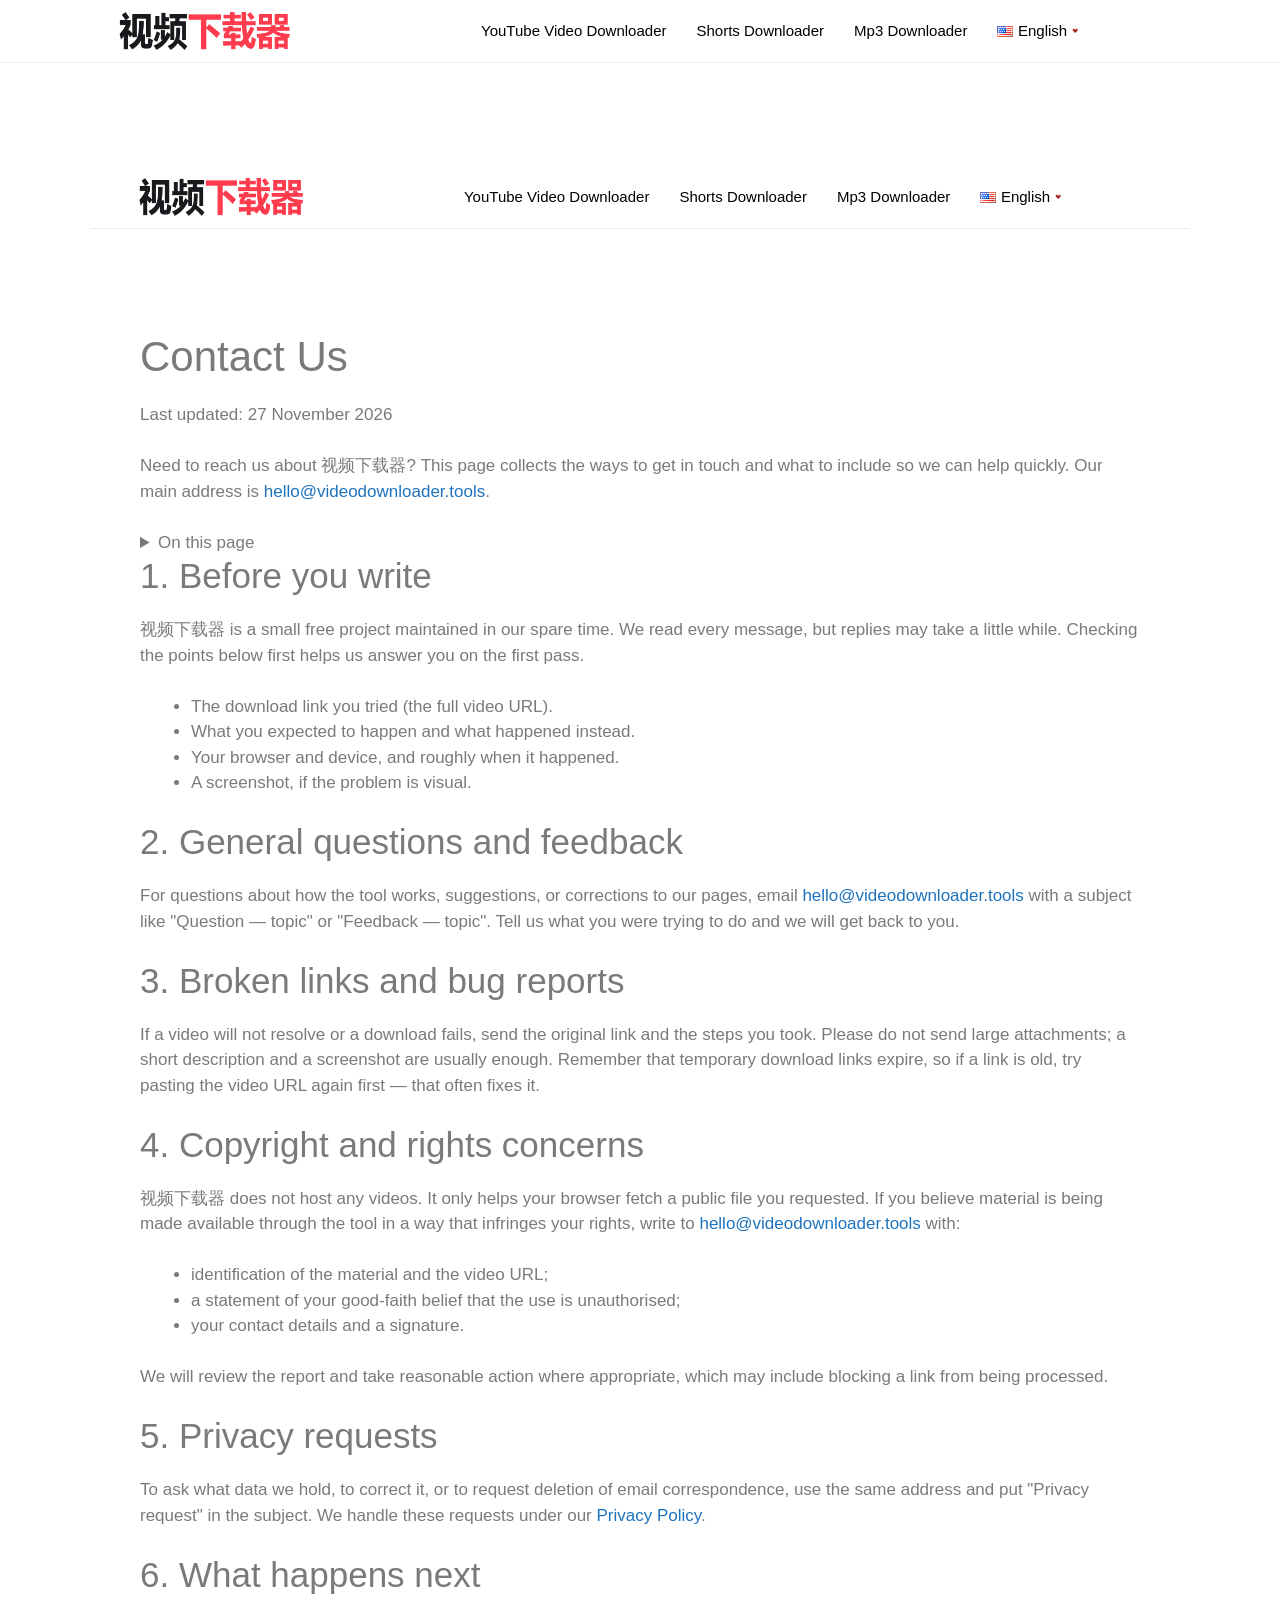
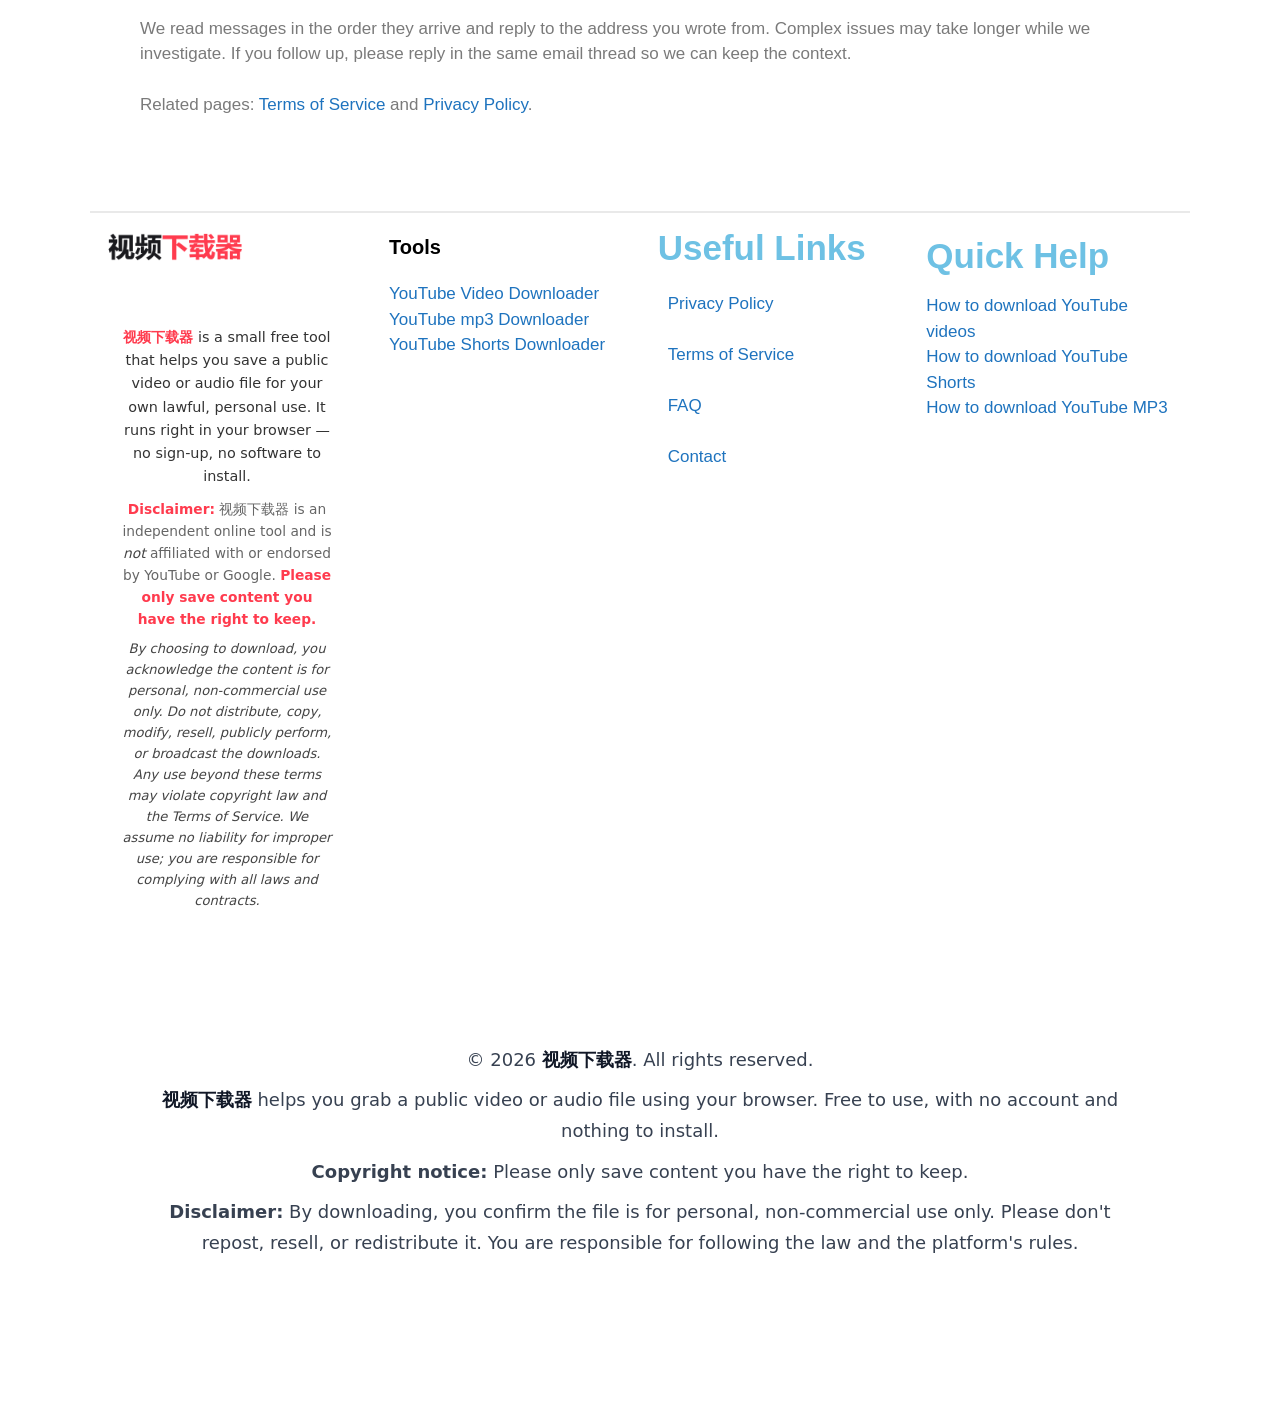
<file: contact/index.html>
<!DOCTYPE html>
<html lang="en-US">
<head>
<meta charset="utf-8"/>
<meta content="noindex, nofollow" name="robots"/>
<meta content="width=device-width, initial-scale=1" name="viewport"/>
<!-- This site is optimized with the Yoast SEO plugin v28.6 - https://yoast.com/product/yoast-seo-wordpress/ -->
<title>Contact - 视频下载器</title>
<meta content="en_US" property="og:locale"/>
<meta content="article" property="og:type"/>
<meta content="Contact - 视频下载器" property="og:title"/>
<meta content="Contact 视频下载器 Effective date: 24 October 2026 On this page 1. Download or website support 2. Copyright notices and other rights concerns 3. Personal information and privacy choices 4. Security and abusive behavior 5. General enquiries 6. What happens after you contact us Contact 视频下载器 for help with the website, a privacy request, a copyright ... Read more" property="og:description"/>
<meta content="index.html" property="og:url"/>
<meta content="视频下载器" property="og:site_name"/>
<meta content="2026-10-23T21:21:05+00:00" property="article:modified_time"/>
<meta content="../wp-content/uploads/2025/10/Screenshot-2025-10-27-at-2.28.49-AM-scaled.png" property="og:image"/>
<meta content="2560" property="og:image:width"/>
<meta content="1422" property="og:image:height"/>
<meta content="image/png" property="og:image:type"/>
<meta content="summary_large_image" name="twitter:card"/>
<meta content="Est. reading time" name="twitter:label1"/>
<meta content="5 minutes" name="twitter:data1"/>
<script class="yoast-schema-graph" type="application/ld+json">{"@context":"https:\/\/schema.org","@graph":[{"@type":"WebPage","@id":"https:\/\/102896351.github.io/YouTube-tool\/contact\/","url":"https:\/\/102896351.github.io/YouTube-tool\/contact\/","name":"Contact - 视频下载器","isPartOf":{"@id":"https:\/\/102896351.github.io/YouTube-tool\/#website"},"datePublished":"2026-10-23T21:20:46+00:00","dateModified":"2026-10-23T21:21:05+00:00","breadcrumb":{"@id":"https:\/\/102896351.github.io/YouTube-tool\/contact\/#breadcrumb"},"inLanguage":"en-US","potentialAction":[{"@type":"ReadAction","target":["https:\/\/102896351.github.io/YouTube-tool\/contact\/"]}]},{"@type":"BreadcrumbList","@id":"https:\/\/102896351.github.io/YouTube-tool\/contact\/#breadcrumb","itemListElement":[{"@type":"ListItem","position":1,"name":"Home","item":"https:\/\/102896351.github.io/YouTube-tool\/"},{"@type":"ListItem","position":2,"name":"Contact"}]},{"@type":"WebSite","@id":"https:\/\/102896351.github.io/YouTube-tool\/#website","url":"https:\/\/102896351.github.io/YouTube-tool\/","name":"视频下载器","description":"Save YouTube videos fast with 视频下载器: paste a link to get MP4 or audio. HD\/4K when available. Private, no login; works on mobile &amp; desktop.","publisher":{"@id":"https:\/\/102896351.github.io/YouTube-tool\/#organization"},"alternateName":"YouTube Downloader","potentialAction":[{"@type":"SearchAction","target":{"@type":"EntryPoint","urlTemplate":"https:\/\/102896351.github.io/YouTube-tool\/?s={search_term_string}"},"query-input":{"@type":"PropertyValueSpecification","valueRequired":true,"valueName":"search_term_string"}}],"inLanguage":"en-US"},{"@type":"Organization","@id":"https:\/\/102896351.github.io/YouTube-tool\/#organization","name":"视频下载器","alternateName":"YouTube Downloader","url":"https:\/\/102896351.github.io/YouTube-tool\/","logo":{"@type":"ImageObject","inLanguage":"en-US","@id":"https:\/\/102896351.github.io/YouTube-tool\/#\/schema\/logo\/image\/","url":"wp-content/uploads\/2025\/10\/vidora-logo.png","contentUrl":"wp-content/uploads\/2025\/10\/vidora-logo.png","width":350,"height":70,"caption":"视频下载器"},"image":{"@id":"https:\/\/102896351.github.io/YouTube-tool\/#\/schema\/logo\/image\/"}}]}</script>
<!-- / Yoast SEO plugin. -->
<style id="wp-img-auto-sizes-contain-inline-css">
img:is([sizes=auto i],[sizes^="auto," i]){contain-intrinsic-size:3000px 1500px}
/*# sourceURL=wp-img-auto-sizes-contain-inline-css */
</style>
<link href="../wp-includes/css/dist/block-library/style.min.css" id="wp-block-library-css" media="all" rel="stylesheet"/>
<style id="classic-theme-styles-inline-css">
/*! This file is auto-generated */
.wp-block-button__link{color:#fff;background-color:#32373c;border-radius:9999px;box-shadow:none;text-decoration:none;padding:calc(.667em + 2px) calc(1.333em + 2px);font-size:1.125em}.wp-block-file__button{background:#32373c;color:#fff;text-decoration:none}
/*# sourceURL=/wp-includes/css/classic-themes.min.css */
</style>
<style id="global-styles-inline-css">
:root{--wp--preset--aspect-ratio--square: 1;--wp--preset--aspect-ratio--4-3: 4/3;--wp--preset--aspect-ratio--3-4: 3/4;--wp--preset--aspect-ratio--3-2: 3/2;--wp--preset--aspect-ratio--2-3: 2/3;--wp--preset--aspect-ratio--16-9: 16/9;--wp--preset--aspect-ratio--9-16: 9/16;--wp--preset--color--black: #000000;--wp--preset--color--cyan-bluish-gray: #abb8c3;--wp--preset--color--white: #ffffff;--wp--preset--color--pale-pink: #f78da7;--wp--preset--color--vivid-red: #cf2e2e;--wp--preset--color--luminous-vivid-orange: #ff6900;--wp--preset--color--luminous-vivid-amber: #fcb900;--wp--preset--color--light-green-cyan: #7bdcb5;--wp--preset--color--vivid-green-cyan: #00d084;--wp--preset--color--pale-cyan-blue: #8ed1fc;--wp--preset--color--vivid-cyan-blue: #0693e3;--wp--preset--color--vivid-purple: #9b51e0;--wp--preset--color--contrast: var(--contrast);--wp--preset--color--contrast-2: var(--contrast-2);--wp--preset--color--contrast-3: var(--contrast-3);--wp--preset--color--base: var(--base);--wp--preset--color--base-2: var(--base-2);--wp--preset--color--base-3: var(--base-3);--wp--preset--color--accent: var(--accent);--wp--preset--gradient--vivid-cyan-blue-to-vivid-purple: linear-gradient(135deg,rgb(6,147,227) 0%,rgb(155,81,224) 100%);--wp--preset--gradient--light-green-cyan-to-vivid-green-cyan: linear-gradient(135deg,rgb(122,220,180) 0%,rgb(0,208,130) 100%);--wp--preset--gradient--luminous-vivid-amber-to-luminous-vivid-orange: linear-gradient(135deg,rgb(252,185,0) 0%,rgb(255,105,0) 100%);--wp--preset--gradient--luminous-vivid-orange-to-vivid-red: linear-gradient(135deg,rgb(255,105,0) 0%,rgb(207,46,46) 100%);--wp--preset--gradient--very-light-gray-to-cyan-bluish-gray: linear-gradient(135deg,rgb(238,238,238) 0%,rgb(169,184,195) 100%);--wp--preset--gradient--cool-to-warm-spectrum: linear-gradient(135deg,rgb(74,234,220) 0%,rgb(151,120,209) 20%,rgb(207,42,186) 40%,rgb(238,44,130) 60%,rgb(251,105,98) 80%,rgb(254,248,76) 100%);--wp--preset--gradient--blush-light-purple: linear-gradient(135deg,rgb(255,206,236) 0%,rgb(152,150,240) 100%);--wp--preset--gradient--blush-bordeaux: linear-gradient(135deg,rgb(254,205,165) 0%,rgb(254,45,45) 50%,rgb(107,0,62) 100%);--wp--preset--gradient--luminous-dusk: linear-gradient(135deg,rgb(255,203,112) 0%,rgb(199,81,192) 50%,rgb(65,88,208) 100%);--wp--preset--gradient--pale-ocean: linear-gradient(135deg,rgb(255,245,203) 0%,rgb(182,227,212) 50%,rgb(51,167,181) 100%);--wp--preset--gradient--electric-grass: linear-gradient(135deg,rgb(202,248,128) 0%,rgb(113,206,126) 100%);--wp--preset--gradient--midnight: linear-gradient(135deg,rgb(2,3,129) 0%,rgb(40,116,252) 100%);--wp--preset--font-size--small: 13px;--wp--preset--font-size--medium: 20px;--wp--preset--font-size--large: 36px;--wp--preset--font-size--x-large: 42px;--wp--preset--spacing--20: 0.44rem;--wp--preset--spacing--30: 0.67rem;--wp--preset--spacing--40: 1rem;--wp--preset--spacing--50: 1.5rem;--wp--preset--spacing--60: 2.25rem;--wp--preset--spacing--70: 3.38rem;--wp--preset--spacing--80: 5.06rem;--wp--preset--shadow--natural: 6px 6px 9px rgba(0, 0, 0, 0.2);--wp--preset--shadow--deep: 12px 12px 50px rgba(0, 0, 0, 0.4);--wp--preset--shadow--sharp: 6px 6px 0px rgba(0, 0, 0, 0.2);--wp--preset--shadow--outlined: 6px 6px 0px -3px rgb(255, 255, 255), 6px 6px rgb(0, 0, 0);--wp--preset--shadow--crisp: 6px 6px 0px rgb(0, 0, 0);}.wp-block-button{--wp--preset--dimension--25: 25%;--wp--preset--dimension--50: 50%;--wp--preset--dimension--75: 75%;--wp--preset--dimension--100: 100%;}:where(body) { margin: 0; }:where(.is-layout-flex){gap: 0.5em;}:where(.is-layout-grid){gap: 0.5em;}body .is-layout-flex{display: flex;}.is-layout-flex{flex-wrap: wrap;align-items: center;}.is-layout-flex > :is(*, div){margin: 0;}body .is-layout-grid{display: grid;}.is-layout-grid > :is(*, div){margin: 0;}body{padding-top: 0px;padding-right: 0px;padding-bottom: 0px;padding-left: 0px;}:root :where(.wp-element-button, .wp-block-button__link){background-color: #32373c;border-width: 0;color: #fff;font-family: inherit;font-size: inherit;font-style: inherit;font-weight: inherit;letter-spacing: inherit;line-height: inherit;padding-top: calc(0.667em + 2px);padding-right: calc(1.333em + 2px);padding-bottom: calc(0.667em + 2px);padding-left: calc(1.333em + 2px);text-decoration: none;text-transform: inherit;}.has-black-color{color: var(--wp--preset--color--black) !important;}.has-cyan-bluish-gray-color{color: var(--wp--preset--color--cyan-bluish-gray) !important;}.has-white-color{color: var(--wp--preset--color--white) !important;}.has-pale-pink-color{color: var(--wp--preset--color--pale-pink) !important;}.has-vivid-red-color{color: var(--wp--preset--color--vivid-red) !important;}.has-luminous-vivid-orange-color{color: var(--wp--preset--color--luminous-vivid-orange) !important;}.has-luminous-vivid-amber-color{color: var(--wp--preset--color--luminous-vivid-amber) !important;}.has-light-green-cyan-color{color: var(--wp--preset--color--light-green-cyan) !important;}.has-vivid-green-cyan-color{color: var(--wp--preset--color--vivid-green-cyan) !important;}.has-pale-cyan-blue-color{color: var(--wp--preset--color--pale-cyan-blue) !important;}.has-vivid-cyan-blue-color{color: var(--wp--preset--color--vivid-cyan-blue) !important;}.has-vivid-purple-color{color: var(--wp--preset--color--vivid-purple) !important;}.has-contrast-color{color: var(--wp--preset--color--contrast) !important;}.has-contrast-2-color{color: var(--wp--preset--color--contrast-2) !important;}.has-contrast-3-color{color: var(--wp--preset--color--contrast-3) !important;}.has-base-color{color: var(--wp--preset--color--base) !important;}.has-base-2-color{color: var(--wp--preset--color--base-2) !important;}.has-base-3-color{color: var(--wp--preset--color--base-3) !important;}.has-accent-color{color: var(--wp--preset--color--accent) !important;}.has-black-background-color{background-color: var(--wp--preset--color--black) !important;}.has-cyan-bluish-gray-background-color{background-color: var(--wp--preset--color--cyan-bluish-gray) !important;}.has-white-background-color{background-color: var(--wp--preset--color--white) !important;}.has-pale-pink-background-color{background-color: var(--wp--preset--color--pale-pink) !important;}.has-vivid-red-background-color{background-color: var(--wp--preset--color--vivid-red) !important;}.has-luminous-vivid-orange-background-color{background-color: var(--wp--preset--color--luminous-vivid-orange) !important;}.has-luminous-vivid-amber-background-color{background-color: var(--wp--preset--color--luminous-vivid-amber) !important;}.has-light-green-cyan-background-color{background-color: var(--wp--preset--color--light-green-cyan) !important;}.has-vivid-green-cyan-background-color{background-color: var(--wp--preset--color--vivid-green-cyan) !important;}.has-pale-cyan-blue-background-color{background-color: var(--wp--preset--color--pale-cyan-blue) !important;}.has-vivid-cyan-blue-background-color{background-color: var(--wp--preset--color--vivid-cyan-blue) !important;}.has-vivid-purple-background-color{background-color: var(--wp--preset--color--vivid-purple) !important;}.has-contrast-background-color{background-color: var(--wp--preset--color--contrast) !important;}.has-contrast-2-background-color{background-color: var(--wp--preset--color--contrast-2) !important;}.has-contrast-3-background-color{background-color: var(--wp--preset--color--contrast-3) !important;}.has-base-background-color{background-color: var(--wp--preset--color--base) !important;}.has-base-2-background-color{background-color: var(--wp--preset--color--base-2) !important;}.has-base-3-background-color{background-color: var(--wp--preset--color--base-3) !important;}.has-accent-background-color{background-color: var(--wp--preset--color--accent) !important;}.has-black-border-color{border-color: var(--wp--preset--color--black) !important;}.has-cyan-bluish-gray-border-color{border-color: var(--wp--preset--color--cyan-bluish-gray) !important;}.has-white-border-color{border-color: var(--wp--preset--color--white) !important;}.has-pale-pink-border-color{border-color: var(--wp--preset--color--pale-pink) !important;}.has-vivid-red-border-color{border-color: var(--wp--preset--color--vivid-red) !important;}.has-luminous-vivid-orange-border-color{border-color: var(--wp--preset--color--luminous-vivid-orange) !important;}.has-luminous-vivid-amber-border-color{border-color: var(--wp--preset--color--luminous-vivid-amber) !important;}.has-light-green-cyan-border-color{border-color: var(--wp--preset--color--light-green-cyan) !important;}.has-vivid-green-cyan-border-color{border-color: var(--wp--preset--color--vivid-green-cyan) !important;}.has-pale-cyan-blue-border-color{border-color: var(--wp--preset--color--pale-cyan-blue) !important;}.has-vivid-cyan-blue-border-color{border-color: var(--wp--preset--color--vivid-cyan-blue) !important;}.has-vivid-purple-border-color{border-color: var(--wp--preset--color--vivid-purple) !important;}.has-contrast-border-color{border-color: var(--wp--preset--color--contrast) !important;}.has-contrast-2-border-color{border-color: var(--wp--preset--color--contrast-2) !important;}.has-contrast-3-border-color{border-color: var(--wp--preset--color--contrast-3) !important;}.has-base-border-color{border-color: var(--wp--preset--color--base) !important;}.has-base-2-border-color{border-color: var(--wp--preset--color--base-2) !important;}.has-base-3-border-color{border-color: var(--wp--preset--color--base-3) !important;}.has-accent-border-color{border-color: var(--wp--preset--color--accent) !important;}.has-vivid-cyan-blue-to-vivid-purple-gradient-background{background: var(--wp--preset--gradient--vivid-cyan-blue-to-vivid-purple) !important;}.has-light-green-cyan-to-vivid-green-cyan-gradient-background{background: var(--wp--preset--gradient--light-green-cyan-to-vivid-green-cyan) !important;}.has-luminous-vivid-amber-to-luminous-vivid-orange-gradient-background{background: var(--wp--preset--gradient--luminous-vivid-amber-to-luminous-vivid-orange) !important;}.has-luminous-vivid-orange-to-vivid-red-gradient-background{background: var(--wp--preset--gradient--luminous-vivid-orange-to-vivid-red) !important;}.has-very-light-gray-to-cyan-bluish-gray-gradient-background{background: var(--wp--preset--gradient--very-light-gray-to-cyan-bluish-gray) !important;}.has-cool-to-warm-spectrum-gradient-background{background: var(--wp--preset--gradient--cool-to-warm-spectrum) !important;}.has-blush-light-purple-gradient-background{background: var(--wp--preset--gradient--blush-light-purple) !important;}.has-blush-bordeaux-gradient-background{background: var(--wp--preset--gradient--blush-bordeaux) !important;}.has-luminous-dusk-gradient-background{background: var(--wp--preset--gradient--luminous-dusk) !important;}.has-pale-ocean-gradient-background{background: var(--wp--preset--gradient--pale-ocean) !important;}.has-electric-grass-gradient-background{background: var(--wp--preset--gradient--electric-grass) !important;}.has-midnight-gradient-background{background: var(--wp--preset--gradient--midnight) !important;}.has-small-font-size{font-size: var(--wp--preset--font-size--small) !important;}.has-medium-font-size{font-size: var(--wp--preset--font-size--medium) !important;}.has-large-font-size{font-size: var(--wp--preset--font-size--large) !important;}.has-x-large-font-size{font-size: var(--wp--preset--font-size--x-large) !important;}
:root :where(.wp-block-icon svg){width: 24px;}
:where(.wp-block-gallery.is-layout-flex){gap: var( --wp--style--gallery-gap-default, var( --gallery-block--gutter-size, var( --wp--style--block-gap, 0.5em ) ) );}:where(.wp-block-gallery.is-layout-grid){gap: var( --wp--style--gallery-gap-default, var( --gallery-block--gutter-size, var( --wp--style--block-gap, 0.5em ) ) );}
:where(.wp-block-latest-posts.is-layout-flex){gap: 1.25em;}:where(.wp-block-latest-posts.is-layout-grid){gap: 1.25em;}
:where(.wp-block-post-template.is-layout-flex){gap: 1.25em;}:where(.wp-block-post-template.is-layout-grid){gap: 1.25em;}
:where(.wp-block-term-template.is-layout-flex){gap: 1.25em;}:where(.wp-block-term-template.is-layout-grid){gap: 1.25em;}
:where(.wp-block-columns.is-layout-flex){gap: 2em;}:where(.wp-block-columns.is-layout-grid){gap: 2em;}
:root :where(.wp-block-pullquote){font-size: 1.5em;line-height: 1.6;}
/*# sourceURL=global-styles-inline-css */
</style>
<link href="../wp-content/plugins/video-downloader 7/assets/css/style.css" id="video-downloader-styles-css" media="all" rel="stylesheet"/>
<link href="../wp-content/themes/generatepress/assets/css/main.min.css" id="generate-style-css" media="all" rel="stylesheet"/>
<style id="generate-style-inline-css">
body{background-color:#ffffff;color:var(--contrast);}a{color:var(--accent);}a{text-decoration:underline;}.entry-title a, .site-branding a, a.button, .wp-block-button__link, .main-navigation a{text-decoration:none;}a:hover, a:focus, a:active{color:var(--contrast);}.wp-block-group__inner-container{max-width:1200px;margin-left:auto;margin-right:auto;}:root{--contrast:#222222;--contrast-2:#575760;--contrast-3:#b2b2be;--base:#f0f0f0;--base-2:#f7f8f9;--base-3:#ffffff;--accent:#1e73be;}:root .has-contrast-color{color:var(--contrast);}:root .has-contrast-background-color{background-color:var(--contrast);}:root .has-contrast-2-color{color:var(--contrast-2);}:root .has-contrast-2-background-color{background-color:var(--contrast-2);}:root .has-contrast-3-color{color:var(--contrast-3);}:root .has-contrast-3-background-color{background-color:var(--contrast-3);}:root .has-base-color{color:var(--base);}:root .has-base-background-color{background-color:var(--base);}:root .has-base-2-color{color:var(--base-2);}:root .has-base-2-background-color{background-color:var(--base-2);}:root .has-base-3-color{color:var(--base-3);}:root .has-base-3-background-color{background-color:var(--base-3);}:root .has-accent-color{color:var(--accent);}:root .has-accent-background-color{background-color:var(--accent);}.top-bar{background-color:#636363;color:#ffffff;}.top-bar a{color:#ffffff;}.top-bar a:hover{color:#303030;}.site-header{background-color:var(--base-3);}.main-title a,.main-title a:hover{color:var(--contrast);}.site-description{color:var(--contrast-2);}.mobile-menu-control-wrapper .menu-toggle,.mobile-menu-control-wrapper .menu-toggle:hover,.mobile-menu-control-wrapper .menu-toggle:focus,.has-inline-mobile-toggle #site-navigation.toggled{background-color:rgba(0, 0, 0, 0.02);}.main-navigation,.main-navigation ul ul{background-color:var(--base-3);}.main-navigation .main-nav ul li a, .main-navigation .menu-toggle, .main-navigation .menu-bar-items{color:var(--contrast);}.main-navigation .main-nav ul li:not([class*="current-menu-"]):hover > a, .main-navigation .main-nav ul li:not([class*="current-menu-"]):focus > a, .main-navigation .main-nav ul li.sfHover:not([class*="current-menu-"]) > a, .main-navigation .menu-bar-item:hover > a, .main-navigation .menu-bar-item.sfHover > a{color:var(--accent);}button.menu-toggle:hover,button.menu-toggle:focus{color:var(--contrast);}.main-navigation .main-nav ul li[class*="current-menu-"] > a{color:var(--accent);}.navigation-search input[type="search"],.navigation-search input[type="search"]:active, .navigation-search input[type="search"]:focus, .main-navigation .main-nav ul li.search-item.active > a, .main-navigation .menu-bar-items .search-item.active > a{color:var(--accent);}.main-navigation ul ul{background-color:var(--base);}.separate-containers .inside-article, .separate-containers .comments-area, .separate-containers .page-header, .one-container .container, .separate-containers .paging-navigation, .inside-page-header{background-color:var(--base-3);}.entry-title a{color:var(--contrast);}.entry-title a:hover{color:var(--contrast-2);}.entry-meta{color:var(--contrast-2);}.sidebar .widget{background-color:var(--base-3);}.footer-widgets{background-color:var(--base-3);}.site-info{background-color:var(--base-3);}input[type="text"],input[type="email"],input[type="url"],input[type="password"],input[type="search"],input[type="tel"],input[type="number"],textarea,select{color:var(--contrast);background-color:var(--base-2);border-color:var(--base);}input[type="text"]:focus,input[type="email"]:focus,input[type="url"]:focus,input[type="password"]:focus,input[type="search"]:focus,input[type="tel"]:focus,input[type="number"]:focus,textarea:focus,select:focus{color:var(--contrast);background-color:var(--base-2);border-color:var(--contrast-3);}button,html input[type="button"],input[type="reset"],input[type="submit"],a.button,a.wp-block-button__link:not(.has-background){color:#ffffff;background-color:#55555e;}button:hover,html input[type="button"]:hover,input[type="reset"]:hover,input[type="submit"]:hover,a.button:hover,button:focus,html input[type="button"]:focus,input[type="reset"]:focus,input[type="submit"]:focus,a.button:focus,a.wp-block-button__link:not(.has-background):active,a.wp-block-button__link:not(.has-background):focus,a.wp-block-button__link:not(.has-background):hover{color:#ffffff;background-color:#3f4047;}a.generate-back-to-top{background-color:rgba( 0,0,0,0.4 );color:#ffffff;}a.generate-back-to-top:hover,a.generate-back-to-top:focus{background-color:rgba( 0,0,0,0.6 );color:#ffffff;}:root{--gp-search-modal-bg-color:var(--base-3);--gp-search-modal-text-color:var(--contrast);--gp-search-modal-overlay-bg-color:rgba(0,0,0,0.2);}@media (max-width:768px){.main-navigation .menu-bar-item:hover > a, .main-navigation .menu-bar-item.sfHover > a{background:none;color:var(--contrast);}}.nav-below-header .main-navigation .inside-navigation.grid-container, .nav-above-header .main-navigation .inside-navigation.grid-container{padding:0px 20px 0px 20px;}.site-main .wp-block-group__inner-container{padding:40px;}.separate-containers .paging-navigation{padding-top:20px;padding-bottom:20px;}.entry-content .alignwide, body:not(.no-sidebar) .entry-content .alignfull{margin-left:-40px;width:calc(100% + 80px);max-width:calc(100% + 80px);}.rtl .menu-item-has-children .dropdown-menu-toggle{padding-left:20px;}.rtl .main-navigation .main-nav ul li.menu-item-has-children > a{padding-right:20px;}@media (max-width:768px){.separate-containers .inside-article, .separate-containers .comments-area, .separate-containers .page-header, .separate-containers .paging-navigation, .one-container .site-content, .inside-page-header{padding:30px;}.site-main .wp-block-group__inner-container{padding:30px;}.inside-top-bar{padding-right:30px;padding-left:30px;}.inside-header{padding-right:30px;padding-left:30px;}.widget-area .widget{padding-top:30px;padding-right:30px;padding-bottom:30px;padding-left:30px;}.footer-widgets-container{padding-top:30px;padding-right:30px;padding-bottom:30px;padding-left:30px;}.inside-site-info{padding-right:30px;padding-left:30px;}.entry-content .alignwide, body:not(.no-sidebar) .entry-content .alignfull{margin-left:-30px;width:calc(100% + 60px);max-width:calc(100% + 60px);}.one-container .site-main .paging-navigation{margin-bottom:20px;}}/* End cached CSS */.is-right-sidebar{width:30%;}.is-left-sidebar{width:30%;}.site-content .content-area{width:100%;}@media (max-width:768px){.main-navigation .menu-toggle,.sidebar-nav-mobile:not(#sticky-placeholder){display:block;}.main-navigation ul,.gen-sidebar-nav,.main-navigation:not(.slideout-navigation):not(.toggled) .main-nav > ul,.has-inline-mobile-toggle #site-navigation .inside-navigation > *:not(.navigation-search):not(.main-nav){display:none;}.nav-align-right .inside-navigation,.nav-align-center .inside-navigation{justify-content:space-between;}.has-inline-mobile-toggle .mobile-menu-control-wrapper{display:flex;flex-wrap:wrap;}.has-inline-mobile-toggle .inside-header{flex-direction:row;text-align:left;flex-wrap:wrap;}.has-inline-mobile-toggle .header-widget,.has-inline-mobile-toggle #site-navigation{flex-basis:100%;}.nav-float-left .has-inline-mobile-toggle #site-navigation{order:10;}}
.elementor-template-full-width .site-content{display:block;}
/*# sourceURL=generate-style-inline-css */
</style>
<link href="../wp-content/plugins/elementor/assets/css/frontend.min.css" id="elementor-frontend-css" media="all" rel="stylesheet"/>
<link href="../wp-content/uploads/elementor/css/post-1394.css" id="elementor-post-1394-css" media="all" rel="stylesheet"/>
<link href="../wp-content/uploads/elementor/css/post-47.css" id="elementor-post-47-css" media="all" rel="stylesheet"/>
<link href="../wp-content/plugins/elementor/assets/css/widget-image.min.css" id="widget-image-css" media="all" rel="stylesheet"/>
<link href="../wp-content/plugins/elementskit-lite/widgets/init/assets/css/common.css" id="ekit-widget-common-css" media="all" rel="stylesheet"/>
<link href="../wp-content/plugins/elementskit-lite/widgets/init/assets/css/nav-menu.css" id="ekit-nav-menu-css" media="all" rel="stylesheet"/>
<link href="../wp-content/uploads/elementor/css/post-77.css" id="elementor-post-77-css" media="all" rel="stylesheet"/>
<link href="../wp-content/plugins/elementor/assets/css/widget-heading.min.css" id="widget-heading-css" media="all" rel="stylesheet"/>
<link href="../wp-content/uploads/elementor/css/post-24.css" id="elementor-post-24-css" media="all" rel="stylesheet"/>
<link href="../wp-content/plugins/elementskit-lite/widgets/init/assets/css/header-search.css" id="ekit-header-search-css" media="all" rel="stylesheet"/>
<link href="../wp-content/plugins/elementskit-lite/widgets/init/assets/css/header-offcanvas.css" id="ekit-header-offcanvas-css" media="all" rel="stylesheet"/>
<link href="../wp-content/plugins/elementskit-lite/widgets/init/assets/css/header-info.css" id="ekit-header-info-css" media="all" rel="stylesheet"/>
<script type="text/javascript">
		var elementskit = {
			resturl: '',
		}

		</script><script id="jquery-core-js" src="../wp-includes/js/jquery/jquery.min.js"></script>
<script id="jquery-migrate-js" src="../wp-includes/js/jquery/jquery-migrate.min.js"></script>
<style>
				.e-con.e-parent:nth-of-type(n+4):not(.e-lazyloaded):not(.e-no-lazyload),
				.e-con.e-parent:nth-of-type(n+4):not(.e-lazyloaded):not(.e-no-lazyload) * {
					background-image: none !important;
				}
				@media screen and (max-height: 1024px) {
					.e-con.e-parent:nth-of-type(n+3):not(.e-lazyloaded):not(.e-no-lazyload),
					.e-con.e-parent:nth-of-type(n+3):not(.e-lazyloaded):not(.e-no-lazyload) * {
						background-image: none !important;
					}
				}
				@media screen and (max-height: 640px) {
					.e-con.e-parent:nth-of-type(n+2):not(.e-lazyloaded):not(.e-no-lazyload),
					.e-con.e-parent:nth-of-type(n+2):not(.e-lazyloaded):not(.e-no-lazyload) * {
						background-image: none !important;
					}
				}
			</style>
<link href="../wp-content/uploads/2025/10/vidora-150x150.jpg?v=20261127h" rel="icon" sizes="32x32"/>
<link href="../wp-content/uploads/2025/10/vidora-300x300.jpg?v=20261127h" rel="icon" sizes="192x192"/>
<link href="../wp-content/uploads/2025/10/vidora-300x300.jpg?v=20261127h" rel="apple-touch-icon"/>
<meta content="../wp-content/uploads/2025/10/vidora-300x300.jpg?v=20261127h" name="msapplication-TileImage"/>
<style id="vidora-menu-arrow">.elementskit-submenu-indicator::before{content:"";display:inline-block;width:.4em;height:.4em;border-right:2px solid currentColor;border-bottom:2px solid currentColor;transform:rotate(45deg);vertical-align:.2em}</style><meta content="notranslate" name="google"/>
<meta content="视频下载器" name="author"/>
<style id="wp-custom-css">
/* Mobile-only overflow / side margin fix */
@media (max-width: 768px) {
  html,
  body {
    max-width: 100% !important;
    overflow-x: hidden !important;
  }

  .ytx-hero,
  .ytx-hero.alignfull,
  .entry-content > .ytx-hero.alignfull,
  .wp-block-post-content > .ytx-hero.alignfull {
    width: 100% !important;
    max-width: 100% !important;
    margin-left: 0 !important;
    margin-right: 0 !important;
    left: auto !important;
    right: auto !important;
    overflow-x: hidden !important;
    box-sizing: border-box !important;
  }

  .ytx-hero *,
  .ytx-hero *::before,
  .ytx-hero *::after {
    box-sizing: border-box !important;
  }

  .ytx-container {
    width: 100% !important;
    max-width: 100% !important;
    padding-left: 12px !important;
    padding-right: 12px !important;
    margin-left: auto !important;
    margin-right: auto !important;
    box-sizing: border-box !important;
  }

  .ytx-form,
  .ytx-input-shell,
  .ytx-input-wrap,
  .ytx-input,
  .ytx-submit-btn,
  .ytx-feature-row,
  .ytx-steps {
    width: 100% !important;
    max-width: 100% !important;
    min-width: 0 !important;
    box-sizing: border-box !important;
  }

  .ytx-feature-row,
  .ytx-steps {
    padding-left: 0 !important;
    padding-right: 0 !important;
    margin-left: 0 !important;
    margin-right: 0 !important;
    overflow-x: hidden !important;
  }

  .ytx-input-tools {
    flex-shrink: 0 !important;
  }
}
</style>
</head>
<body class="wp-singular page-template-default page page-id-1394 wp-embed-responsive wp-theme-generatepress no-sidebar nav-float-right separate-containers header-aligned-left dropdown-hover elementor-default elementor-kit-24 elementor-page elementor-page-1394" itemscope="" itemtype="https://schema.org/WebPage">
<a class="screen-reader-text skip-link" href="#content" title="Skip to content">Skip to content</a><div class="ekit-template-content-markup ekit-template-content-header"> <div class="elementor elementor-47" data-elementor-id="47" data-elementor-type="wp-post">
<div class="elementor-element elementor-element-562c9b0b e-flex e-con-boxed e-con e-parent" data-e-type="container" data-element_type="container" data-id="562c9b0b">
<div class="e-con-inner">
<div class="elementor-element elementor-element-4b2767c2 e-con-full e-flex e-con e-child" data-e-type="container" data-element_type="container" data-id="4b2767c2">
<div class="elementor-element elementor-element-7ab31388 e-con-full e-flex e-con e-child" data-e-type="container" data-element_type="container" data-id="7ab31388">
<div class="elementor-element elementor-element-3c184773 elementor-widget elementor-widget-image" data-e-type="widget" data-element_type="widget" data-id="3c184773" data-widget_type="image.default">
<a href="https://102896351.github.io/YouTube-tool/">
<img alt="视频下载器" class="attachment-large size-large wp-image-51" height="70" sizes="(max-width: 350px) 100vw, 350px" src="../wp-content/uploads/2025/10/vidora-logo.png?v=20261127h" srcset="../wp-content/uploads/2025/10/vidora-logo.png?v=20261127h 350w, ../wp-content/uploads/2025/10/vidora-logo-300x60.png?v=20261127h 300w" width="350"/> </a>
</div>
</div>
<div class="elementor-element elementor-element-7c159476 e-con-full e-flex e-con e-child" data-e-type="container" data-element_type="container" data-id="7c159476">
<div class="elementor-element elementor-element-3cd52bba elementor-widget elementor-widget-ekit-nav-menu" data-e-type="widget" data-element_type="widget" data-id="3cd52bba" data-widget_type="ekit-nav-menu.default">
<div class="elementor-widget-container">
<nav aria-label="enhead" class="ekit-wid-con ekit_menu_responsive_tablet" data-close-on-anchor="no" data-hamburger-icon="" data-hamburger-icon-type="icon" data-responsive-breakpoint="1024">
<button aria-controls="ekit-megamenu-enhead" aria-expanded="false" aria-label="Menu" class="elementskit-menu-hamburger elementskit-menu-toggler" type="button">
<span class="elementskit-menu-hamburger-icon"></span><span class="elementskit-menu-hamburger-icon"></span><span class="elementskit-menu-hamburger-icon"></span>
</button>
<div class="elementskit-menu-container elementskit-menu-offcanvas-elements elementskit-navbar-nav-default ekit-nav-menu-one-page-no ekit-nav-dropdown-hover" id="ekit-megamenu-enhead"><ul class="elementskit-navbar-nav elementskit-menu-po-right submenu-click-on-icon" id="menu-enhead"><li class="menu-item menu-item-type-post_type menu-item-object-page menu-item-home menu-item-118 nav-item elementskit-mobile-builder-content" data-vertical-menu="750px" id="menu-item-118"><a class="ekit-menu-nav-link" href="https://102896351.github.io/YouTube-tool/">YouTube Video Downloader</a></li>
<li class="menu-item menu-item-type-post_type menu-item-object-page menu-item-122 nav-item elementskit-mobile-builder-content" data-vertical-menu="750px" id="menu-item-122"><a class="ekit-menu-nav-link" href="https://102896351.github.io/YouTube-tool/shorts.html">Shorts Downloader</a></li>
<li class="menu-item menu-item-type-post_type menu-item-object-page menu-item-121 nav-item elementskit-mobile-builder-content" data-vertical-menu="750px" id="menu-item-121"><a class="ekit-menu-nav-link" href="https://102896351.github.io/YouTube-tool/mp3.html">mp3 Downloader</a></li>
<li class="pll-parent-menu-item menu-item menu-item-type-custom menu-item-object-custom current-menu-parent menu-item-has-children menu-item-156 nav-item elementskit-dropdown-has relative_position elementskit-dropdown-menu-default_width elementskit-mobile-builder-content" data-vertical-menu="750px" id="menu-item-156"><a aria-controls="ekit-submenu-156" aria-expanded="false" aria-haspopup="true" class="ekit-menu-nav-link ekit-menu-dropdown-toggle" href="#pll_switcher"><img alt="" height="11" src="[data-uri]" style="width: 16px; height: 11px;" width="16"/><span style="margin-left:0.3em;">English</span><i aria-hidden="true" class="icon icon-down-arrow1 elementskit-submenu-indicator"></i></a>
<ul class="elementskit-dropdown elementskit-submenu-panel" id="ekit-submenu-156">
<li class="lang-item lang-item-6 lang-item-en current-lang lang-item-first menu-item menu-item-type-custom menu-item-object-custom menu-item-156-en nav-item elementskit-mobile-builder-content" data-vertical-menu="750px" id="menu-item-156-en"><a class="lang-item dropdown-item" href="index.html" hreflang="en-US" lang="en-US"><img alt="" height="11" src="[data-uri]" style="width: 16px; height: 11px;" width="16"/><span style="margin-left:0.3em;">English</span></a> </li><li class="lang-item lang-item-9 lang-item-vi no-translation menu-item menu-item-type-custom menu-item-object-custom menu-item-156-vi nav-item elementskit-mobile-builder-content" data-vertical-menu="750px" id="menu-item-156-vi"><a class="lang-item dropdown-item" href="https://102896351.github.io/YouTube-tool/?lang=vi" hreflang="vi" lang="vi"><img alt="" height="11" src="[data-uri]" style="width: 16px; height: 11px;" width="16"/><span style="margin-left:0.3em;">Tiếng Việt</span></a> </li><li class="lang-item lang-item-13 lang-item-es no-translation menu-item menu-item-type-custom menu-item-object-custom menu-item-156-es nav-item elementskit-mobile-builder-content" data-vertical-menu="750px" id="menu-item-156-es"><a class="lang-item dropdown-item" href="https://102896351.github.io/YouTube-tool/?lang=es" hreflang="es-ES" lang="es-ES"><img alt="" height="11" src="[data-uri]" style="width: 16px; height: 11px;" width="16"/><span style="margin-left:0.3em;">Español</span></a> </li><li class="lang-item lang-item-17 lang-item-de no-translation menu-item menu-item-type-custom menu-item-object-custom menu-item-156-de nav-item elementskit-mobile-builder-content" data-vertical-menu="750px" id="menu-item-156-de"><a class="lang-item dropdown-item" href="https://102896351.github.io/YouTube-tool/?lang=de" hreflang="de-DE" lang="de-DE"><img alt="" height="11" src="[data-uri]" style="width: 16px; height: 11px;" width="16"/><span style="margin-left:0.3em;">Deutsch</span></a> </li><li class="lang-item lang-item-21 lang-item-hu no-translation menu-item menu-item-type-custom menu-item-object-custom menu-item-156-hu nav-item elementskit-mobile-builder-content" data-vertical-menu="750px" id="menu-item-156-hu"><a class="lang-item dropdown-item" href="https://102896351.github.io/YouTube-tool/?lang=hu" hreflang="hu-HU" lang="hu-HU"><img alt="" height="11" src="[data-uri]" style="width: 16px; height: 11px;" width="16"/><span style="margin-left:0.3em;">Magyar</span></a> </li><li class="lang-item lang-item-25 lang-item-nl no-translation menu-item menu-item-type-custom menu-item-object-custom menu-item-156-nl nav-item elementskit-mobile-builder-content" data-vertical-menu="750px" id="menu-item-156-nl"><a class="lang-item dropdown-item" href="https://102896351.github.io/YouTube-tool/?lang=nl" hreflang="nl-NL" lang="nl-NL"><img alt="" height="11" src="[data-uri]" style="width: 16px; height: 11px;" width="16"/><span style="margin-left:0.3em;">Nederlands</span></a> </li><li class="lang-item lang-item-29 lang-item-pt no-translation menu-item menu-item-type-custom menu-item-object-custom menu-item-156-pt nav-item elementskit-mobile-builder-content" data-vertical-menu="750px" id="menu-item-156-pt"><a class="lang-item dropdown-item" href="https://102896351.github.io/YouTube-tool/?lang=pt" hreflang="pt-PT" lang="pt-PT"><img alt="" height="11" src="[data-uri]" style="width: 16px; height: 11px;" width="16"/><span style="margin-left:0.3em;">Português</span></a> </li><li class="lang-item lang-item-33 lang-item-tr no-translation menu-item menu-item-type-custom menu-item-object-custom menu-item-156-tr nav-item elementskit-mobile-builder-content" data-vertical-menu="750px" id="menu-item-156-tr"><a class="lang-item dropdown-item" href="https://102896351.github.io/YouTube-tool/?lang=tr" hreflang="tr-TR" lang="tr-TR"><img alt="" height="11" src="[data-uri]" style="width: 16px; height: 11px;" width="16"/><span style="margin-left:0.3em;">Türkçe</span></a> </li><li class="lang-item lang-item-37 lang-item-uk no-translation menu-item menu-item-type-custom menu-item-object-custom menu-item-156-uk nav-item elementskit-mobile-builder-content" data-vertical-menu="750px" id="menu-item-156-uk"><a class="lang-item dropdown-item" href="https://102896351.github.io/YouTube-tool/?lang=uk" hreflang="uk" lang="uk"><img alt="" height="11" src="[data-uri]" style="width: 16px; height: 11px;" width="16"/><span style="margin-left:0.3em;">Українська</span></a> </li><li class="lang-item lang-item-41 lang-item-ar no-translation menu-item menu-item-type-custom menu-item-object-custom menu-item-156-ar nav-item elementskit-mobile-builder-content" data-vertical-menu="750px" id="menu-item-156-ar"><a class="lang-item dropdown-item" href="https://102896351.github.io/YouTube-tool/?lang=ar" hreflang="ar" lang="ar"><img alt="" height="11" src="[data-uri]" style="width: 16px; height: 11px;" width="16"/><span style="margin-left:0.3em;">العربية</span></a> </li><li class="lang-item lang-item-45 lang-item-ja no-translation menu-item menu-item-type-custom menu-item-object-custom menu-item-156-ja nav-item elementskit-mobile-builder-content" data-vertical-menu="750px" id="menu-item-156-ja"><a class="lang-item dropdown-item" href="https://102896351.github.io/YouTube-tool/?lang=ja" hreflang="ja" lang="ja"><img alt="" height="11" src="[data-uri]" style="width: 16px; height: 11px;" width="16"/><span style="margin-left:0.3em;">日本語</span></a> </li><li class="lang-item lang-item-49 lang-item-ro no-translation menu-item menu-item-type-custom menu-item-object-custom menu-item-156-ro nav-item elementskit-mobile-builder-content" data-vertical-menu="750px" id="menu-item-156-ro"><a class="lang-item dropdown-item" href="https://102896351.github.io/YouTube-tool/?lang=ro" hreflang="ro-RO" lang="ro-RO"><img alt="" height="11" src="[data-uri]" style="width: 16px; height: 11px;" width="16"/><span style="margin-left:0.3em;">Română</span></a> </li><li class="lang-item lang-item-53 lang-item-id no-translation menu-item menu-item-type-custom menu-item-object-custom menu-item-156-id nav-item elementskit-mobile-builder-content" data-vertical-menu="750px" id="menu-item-156-id"><a class="lang-item dropdown-item" href="https://102896351.github.io/YouTube-tool/?lang=id" hreflang="id-ID" lang="id-ID"><img alt="" height="11" src="[data-uri]" style="width: 16px; height: 11px;" width="16"/><span style="margin-left:0.3em;">Bahasa Indonesia</span></a> </li><li class="lang-item lang-item-57 lang-item-cs no-translation menu-item menu-item-type-custom menu-item-object-custom menu-item-156-cs nav-item elementskit-mobile-builder-content" data-vertical-menu="750px" id="menu-item-156-cs"><a class="lang-item dropdown-item" href="https://102896351.github.io/YouTube-tool/?lang=cs" hreflang="cs-CZ" lang="cs-CZ"><img alt="" height="11" src="[data-uri]" style="width: 16px; height: 11px;" width="16"/><span style="margin-left:0.3em;">Čeština</span></a> </li><li class="lang-item lang-item-61 lang-item-fr no-translation menu-item menu-item-type-custom menu-item-object-custom menu-item-156-fr nav-item elementskit-mobile-builder-content" data-vertical-menu="750px" id="menu-item-156-fr"><a class="lang-item dropdown-item" href="https://102896351.github.io/YouTube-tool/?lang=fr" hreflang="fr-FR" lang="fr-FR"><img alt="" height="11" src="[data-uri]" style="width: 16px; height: 11px;" width="16"/><span style="margin-left:0.3em;">Français</span></a> </li><li class="lang-item lang-item-65 lang-item-it no-translation menu-item menu-item-type-custom menu-item-object-custom menu-item-156-it nav-item elementskit-mobile-builder-content" data-vertical-menu="750px" id="menu-item-156-it"><a class="lang-item dropdown-item" href="https://102896351.github.io/YouTube-tool/?lang=it" hreflang="it-IT" lang="it-IT"><img alt="" height="11" src="[data-uri]" style="width: 16px; height: 11px;" width="16"/><span style="margin-left:0.3em;">Italiano</span></a> </li><li class="lang-item lang-item-69 lang-item-ms no-translation menu-item menu-item-type-custom menu-item-object-custom menu-item-156-ms nav-item elementskit-mobile-builder-content" data-vertical-menu="750px" id="menu-item-156-ms"><a class="lang-item dropdown-item" href="https://102896351.github.io/YouTube-tool/?lang=ms" hreflang="ms-MY" lang="ms-MY"><img alt="" height="11" src="[data-uri]" style="width: 16px; height: 11px;" width="16"/><span style="margin-left:0.3em;">Bahasa Melayu</span></a> </li><li class="lang-item lang-item-73 lang-item-pl no-translation menu-item menu-item-type-custom menu-item-object-custom menu-item-156-pl nav-item elementskit-mobile-builder-content" data-vertical-menu="750px" id="menu-item-156-pl"><a class="lang-item dropdown-item" href="https://102896351.github.io/YouTube-tool/?lang=pl" hreflang="pl-PL" lang="pl-PL"><img alt="" height="11" src="[data-uri]" style="width: 16px; height: 11px;" width="16"/><span style="margin-left:0.3em;">Polski</span></a> </li><li class="lang-item lang-item-77 lang-item-th no-translation menu-item menu-item-type-custom menu-item-object-custom menu-item-156-th nav-item elementskit-mobile-builder-content" data-vertical-menu="750px" id="menu-item-156-th"><a class="lang-item dropdown-item" href="https://102896351.github.io/YouTube-tool/?lang=th" hreflang="th" lang="th"><img alt="" height="11" src="[data-uri]" style="width: 16px; height: 11px;" width="16"/><span style="margin-left:0.3em;">ไทย</span></a> </li><li class="lang-item lang-item-81 lang-item-el no-translation menu-item menu-item-type-custom menu-item-object-custom menu-item-156-el nav-item elementskit-mobile-builder-content" data-vertical-menu="750px" id="menu-item-156-el"><a class="lang-item dropdown-item" href="https://102896351.github.io/YouTube-tool/?lang=el" hreflang="el" lang="el"><img alt="" height="11" src="[data-uri]" style="width: 16px; height: 11px;" width="16"/><span style="margin-left:0.3em;">Ελληνικά</span></a> </li><li class="lang-item lang-item-85 lang-item-ru no-translation menu-item menu-item-type-custom menu-item-object-custom menu-item-156-ru nav-item elementskit-mobile-builder-content" data-vertical-menu="750px" id="menu-item-156-ru"><a class="lang-item dropdown-item" href="https://102896351.github.io/YouTube-tool/?lang=ru" hreflang="ru-RU" lang="ru-RU"><img alt="" height="11" src="[data-uri]" style="width: 16px; height: 11px;" width="16"/><span style="margin-left:0.3em;">Русский</span></a> </li><li class="lang-item lang-item-89 lang-item-ko no-translation menu-item menu-item-type-custom menu-item-object-custom menu-item-156-ko nav-item elementskit-mobile-builder-content" data-vertical-menu="750px" id="menu-item-156-ko"><a class="lang-item dropdown-item" href="https://102896351.github.io/YouTube-tool/?lang=ko" hreflang="ko-KR" lang="ko-KR"><img alt="" height="11" src="[data-uri]" style="width: 16px; height: 11px;" width="16"/><span style="margin-left:0.3em;">한국어</span></a> </li><li class="lang-item lang-item-93 lang-item-jv no-translation menu-item menu-item-type-custom menu-item-object-custom menu-item-156-jv nav-item elementskit-mobile-builder-content" data-vertical-menu="750px" id="menu-item-156-jv"><a class="lang-item dropdown-item" href="https://102896351.github.io/YouTube-tool/?lang=jv" hreflang="jv-ID" lang="jv-ID"><img alt="" height="11" src="[data-uri]" style="width: 16px; height: 11px;" width="16"/><span style="margin-left:0.3em;">Basa Jawa</span></a> </li><li class="lang-item lang-item-97 lang-item-hi no-translation menu-item menu-item-type-custom menu-item-object-custom menu-item-156-hi nav-item elementskit-mobile-builder-content" data-vertical-menu="750px" id="menu-item-156-hi"><a class="lang-item dropdown-item" href="https://102896351.github.io/YouTube-tool/?lang=hi" hreflang="hi-IN" lang="hi-IN"><img alt="" height="11" src="[data-uri]" style="width: 16px; height: 11px;" width="16"/><span style="margin-left:0.3em;">हिन्दी</span></a> </li><li class="lang-item lang-item-101 lang-item-sk no-translation menu-item menu-item-type-custom menu-item-object-custom menu-item-156-sk nav-item elementskit-mobile-builder-content" data-vertical-menu="750px" id="menu-item-156-sk"><a class="lang-item dropdown-item" href="https://102896351.github.io/YouTube-tool/?lang=sk" hreflang="sk-SK" lang="sk-SK"><img alt="" height="11" src="[data-uri]" style="width: 16px; height: 11px;" width="16"/><span style="margin-left:0.3em;">Slovenčina</span></a> </li><li class="lang-item lang-item-105 lang-item-zh no-translation menu-item menu-item-type-custom menu-item-object-custom menu-item-156-zh nav-item elementskit-mobile-builder-content" data-vertical-menu="750px" id="menu-item-156-zh"><a class="lang-item dropdown-item" href="https://102896351.github.io/YouTube-tool/?lang=zh" hreflang="zh-CN" lang="zh-CN"><img alt="" height="11" src="[data-uri]" style="width: 16px; height: 11px;" width="16"/><span style="margin-left:0.3em;">中文 (中国)</span></a> </li><li class="lang-item lang-item-109 lang-item-bn no-translation menu-item menu-item-type-custom menu-item-object-custom menu-item-156-bn nav-item elementskit-mobile-builder-content" data-vertical-menu="750px" id="menu-item-156-bn"><a class="lang-item dropdown-item" href="https://102896351.github.io/YouTube-tool/?lang=bn" hreflang="bn-BD" lang="bn-BD"><img alt="" height="11" src="[data-uri]" style="width: 16px; height: 11px;" width="16"/><span style="margin-left:0.3em;">বাংলা</span></a> </li><li class="lang-item lang-item-113 lang-item-ur no-translation menu-item menu-item-type-custom menu-item-object-custom menu-item-156-ur nav-item elementskit-mobile-builder-content" data-vertical-menu="750px" id="menu-item-156-ur"><a class="lang-item dropdown-item" href="https://102896351.github.io/YouTube-tool/?lang=ur" hreflang="ur" lang="ur"><img alt="" height="11" src="[data-uri]" style="width: 16px; height: 11px;" width="16"/><span style="margin-left:0.3em;">اردو</span></a> </li><li class="lang-item lang-item-117 lang-item-fa no-translation menu-item menu-item-type-custom menu-item-object-custom menu-item-156-fa nav-item elementskit-mobile-builder-content" data-vertical-menu="750px" id="menu-item-156-fa"><a class="lang-item dropdown-item" href="https://102896351.github.io/YouTube-tool/?lang=fa" hreflang="fa-IR" lang="fa-IR"><img alt="" height="11" src="[data-uri]" style="width: 16px; height: 11px;" width="16"/><span style="margin-left:0.3em;">فارسی</span></a> </li><li class="lang-item lang-item-121 lang-item-sw no-translation menu-item menu-item-type-custom menu-item-object-custom menu-item-156-sw nav-item elementskit-mobile-builder-content" data-vertical-menu="750px" id="menu-item-156-sw"><a class="lang-item dropdown-item" href="https://102896351.github.io/YouTube-tool/?lang=sw" hreflang="sw" lang="sw"><img alt="" height="11" src="[data-uri]" style="width: 16px; height: 11px;" width="16"/><span style="margin-left:0.3em;">Kiswahili</span></a> </li><li class="lang-item lang-item-125 lang-item-tl no-translation menu-item menu-item-type-custom menu-item-object-custom menu-item-156-tl nav-item elementskit-mobile-builder-content" data-vertical-menu="750px" id="menu-item-156-tl"><a class="lang-item dropdown-item" href="https://102896351.github.io/YouTube-tool/?lang=tl" hreflang="tl" lang="tl"><img alt="" height="11" src="[data-uri]" style="width: 16px; height: 11px;" width="16"/><span style="margin-left:0.3em;">Tagalog</span></a></li></ul>
</li>
</ul><div class="elementskit-nav-identity-panel"><button class="elementskit-menu-close elementskit-menu-toggler" type="button">X</button></div></div>
<div class="elementskit-menu-overlay elementskit-menu-offcanvas-elements elementskit-menu-toggler ekit-nav-menu--overlay"></div> </nav>
</div>
</div>
</div>
</div>
</div>
</div>
</div>
</div>
<div class="site grid-container container hfeed" id="page">
<div class="site-content" id="content">
<div class="content-area" id="primary">
<main class="site-main" id="main">
<article class="post-1394 page type-page status-publish" id="post-1394" itemscope="" itemtype="https://schema.org/CreativeWork">
<div class="inside-article">
<header class="entry-header">
<h1 class="entry-title" itemprop="headline">Contact</h1> </header>
<div class="entry-content" itemprop="text">
<div class="elementor elementor-1394" data-elementor-id="1394" data-elementor-type="wp-page">
<div class="elementor-element elementor-element-64e9c9bb e-flex e-con-boxed e-con e-parent" data-e-type="container" data-element_type="container" data-id="64e9c9bb">
<div class="e-con-inner">
<div class="elementor-element elementor-element-3df43632 elementor-widget elementor-widget-text-editor" data-e-type="widget" data-element_type="widget" data-id="3df43632" data-widget_type="text-editor.default">
<!-- 视频下载器: Contact 视频下载器 — content only -->
<style>
.vidora-legal{--sl-primary:#E41E2B;--sl-hover:#B71721;--sl-text:#0e1012;--sl-subtle:#2b3136;--sl-muted:#5a6168;--sl-border:#e6ebf2;--sl-wash:rgba(228,30,43,.06);box-sizing:border-box;max-width:1100px;margin:0 auto;padding:24px 14px;color:var(--sl-text);background:radial-gradient(900px 360px at 50% 0,rgba(228,30,43,.035),transparent 70%),#fff;font-family:ui-sans-serif,system-ui,-apple-system,"Segoe UI",Roboto,Arial,sans-serif;font-size:1rem;line-height:1.78;letter-spacing:.005em;-webkit-font-smoothing:antialiased;text-rendering:optimizeLegibility;overflow-wrap:anywhere}
.vidora-legal *{box-sizing:border-box}
.vidora-legal .policy-body{max-width:1000px;margin-inline:auto}
.vidora-legal .policy-title{font-size:clamp(1.65rem,2.9vw,2.6rem);line-height:1.12;margin:6px 0 20px;text-align:center;font-weight:900;letter-spacing:-.012em;text-wrap:balance;color:var(--sl-text)}
.vidora-legal .policy-title::after{content:"";display:block;width:min(168px,32vw);height:6px;margin:16px auto 0;background:linear-gradient(90deg,var(--sl-primary),#ff6b6b 55%,#ffd0d4);filter:drop-shadow(0 4px 10px rgba(228,30,43,.15));border-radius:999px}
.vidora-legal p{margin:0 0 1.2em;color:var(--sl-subtle);line-height:1.78}
.vidora-legal a{color:var(--sl-primary);text-decoration:underline;text-underline-offset:.18em}
.vidora-legal a:hover{color:var(--sl-hover)}
.vidora-legal a:focus-visible,.vidora-legal summary:focus-visible,.vidora-legal [tabindex]:focus-visible{outline:2px solid var(--sl-primary);outline-offset:4px;border-radius:4px;box-shadow:0 0 0 3px rgba(228,30,43,.15)}
.vidora-legal .policy-date{text-align:center;font-size:.92em;color:var(--sl-muted);margin:0 0 26px}
.vidora-legal h2{font-weight:830;font-size:clamp(1.12rem,2vw,1.34rem);line-height:1.4;margin:32px 0 18px;padding:12px 16px;border:0;border-left:8px solid var(--sl-primary);background:linear-gradient(90deg,var(--sl-wash),transparent 65%);border-radius:12px;scroll-margin-top:88px;color:var(--sl-text)}
.vidora-legal h3{font-size:1.08em;font-weight:760;line-height:1.45;margin:1.6em 0 .65em;color:var(--sl-text)}
.vidora-legal h3::after{content:"";display:block;width:48px;height:2px;background:var(--sl-primary);border-radius:999px;margin:.45rem 0 0;opacity:.35}
.vidora-legal ul,.vidora-legal ol{padding-inline-start:1.5em;margin:0 0 1.35em}
.vidora-legal li{padding-inline-start:.2em;margin:0 0 .65em;color:var(--sl-subtle);line-height:1.78}
.vidora-legal li::marker{color:var(--sl-primary)}
.vidora-legal .policy-contents{border:1px solid var(--sl-border);border-radius:16px;background:linear-gradient(180deg,#fff,#fff6f7);margin:0 0 28px;box-shadow:0 8px 22px rgba(0,0,0,.035)}
.vidora-legal .policy-contents summary{position:relative;list-style:none;padding:16px 52px 16px 18px;font-weight:760;cursor:pointer;border-radius:16px;color:var(--sl-text);line-height:1.5}
.vidora-legal .policy-contents summary::-webkit-details-marker{display:none}
.vidora-legal .p<!DOCTYPE html>
<html lang="en-US">
<head>
	<meta charset="UTF-8">
	<meta name='robots' content='noindex, nofollow' />
<meta name="viewport" content="width=device-width, initial-scale=1">
	<!-- This site is optimized with the Yoast SEO plugin v28.6 - https://yoast.com/product/yoast-seo-wordpress/ -->
	<title>Contact - 视频下载器</title>
	<meta property="og:locale" content="en_US" />
	<meta property="og:type" content="article" />
	<meta property="og:title" content="Contact - 视频下载器" />
	<meta property="og:description" content="Contact 视频下载器 Effective date: 24 October 2026 On this page 1. Download or website support 2. Copyright notices and other rights concerns 3. Personal information and privacy choices 4. Security and abusive behavior 5. General enquiries 6. What happens after you contact us Contact 视频下载器 for help with the website, a privacy request, a copyright ... Read more" />
	<meta property="og:url" content="index.html" />
	<meta property="og:site_name" content="视频下载器" />
	<meta property="article:modified_time" content="2026-10-23T21:21:05+00:00" />
	<meta property="og:image" content="../wp-content/uploads/2025/10/Screenshot-2025-10-27-at-2.28.49-AM-scaled.png" />
	<meta property="og:image:width" content="2560" />
	<meta property="og:image:height" content="1422" />
	<meta property="og:image:type" content="image/png" />
	<meta name="twitter:card" content="summary_large_image" />
	<meta name="twitter:label1" content="Est. reading time" />
	<meta name="twitter:data1" content="5 minutes" />
	<script type="application/ld+json" class="yoast-schema-graph">{"@context":"https:\/\/schema.org","@graph":[{"@type":"WebPage","@id":"https:\/\/102896351.github.io/YouTube-tool\/contact\/","url":"https:\/\/102896351.github.io/YouTube-tool\/contact\/","name":"Contact - 视频下载器","isPartOf":{"@id":"https:\/\/102896351.github.io/YouTube-tool\/#website"},"datePublished":"2026-10-23T21:20:46+00:00","dateModified":"2026-10-23T21:21:05+00:00","breadcrumb":{"@id":"https:\/\/102896351.github.io/YouTube-tool\/contact\/#breadcrumb"},"inLanguage":"en-US","potentialAction":[{"@type":"ReadAction","target":["https:\/\/102896351.github.io/YouTube-tool\/contact\/"]}]},{"@type":"BreadcrumbList","@id":"https:\/\/102896351.github.io/YouTube-tool\/contact\/#breadcrumb","itemListElement":[{"@type":"ListItem","position":1,"name":"Home","item":"https:\/\/102896351.github.io/YouTube-tool\/"},{"@type":"ListItem","position":2,"name":"Contact"}]},{"@type":"WebSite","@id":"https:\/\/102896351.github.io/YouTube-tool\/#website","url":"https:\/\/102896351.github.io/YouTube-tool\/","name":"视频下载器","description":"Save YouTube videos fast with 视频下载器: paste a link to get MP4 or audio. HD\/4K when available. Private, no login; works on mobile &amp; desktop.","publisher":{"@id":"https:\/\/102896351.github.io/YouTube-tool\/#organization"},"alternateName":"YouTube Downloader","potentialAction":[{"@type":"SearchAction","target":{"@type":"EntryPoint","urlTemplate":"https:\/\/102896351.github.io/YouTube-tool\/?s={search_term_string}"},"query-input":{"@type":"PropertyValueSpecification","valueRequired":true,"valueName":"search_term_string"}}],"inLanguage":"en-US"},{"@type":"Organization","@id":"https:\/\/102896351.github.io/YouTube-tool\/#organization","name":"视频下载器","alternateName":"YouTube Downloader","url":"https:\/\/102896351.github.io/YouTube-tool\/","logo":{"@type":"ImageObject","inLanguage":"en-US","@id":"https:\/\/102896351.github.io/YouTube-tool\/#\/schema\/logo\/image\/","url":"wp-content/uploads\/2025\/10\/vidora-logo.png","contentUrl":"wp-content/uploads\/2025\/10\/vidora-logo.png","width":350,"height":70,"caption":"视频下载器"},"image":{"@id":"https:\/\/102896351.github.io/YouTube-tool\/#\/schema\/logo\/image\/"}}]}</script>
	<!-- / Yoast SEO plugin. -->






<style id="wp-img-auto-sizes-contain-inline-css">
img:is([sizes=auto i],[sizes^="auto," i]){contain-intrinsic-size:3000px 1500px}
/*# sourceURL=wp-img-auto-sizes-contain-inline-css */
</style>
<link href="../wp-includes/css/dist/block-library/style.min.css" id="wp-block-library-css" media="all" rel="stylesheet"/>
<style id="classic-theme-styles-inline-css">
/*! This file is auto-generated */
.wp-block-button__link{color:#fff;background-color:#32373c;border-radius:9999px;box-shadow:none;text-decoration:none;padding:calc(.667em + 2px) calc(1.333em + 2px);font-size:1.125em}.wp-block-file__button{background:#32373c;color:#fff;text-decoration:none}
/*# sourceURL=/wp-includes/css/classic-themes.min.css */
</style>
<style id="global-styles-inline-css">
:root{--wp--preset--aspect-ratio--square: 1;--wp--preset--aspect-ratio--4-3: 4/3;--wp--preset--aspect-ratio--3-4: 3/4;--wp--preset--aspect-ratio--3-2: 3/2;--wp--preset--aspect-ratio--2-3: 2/3;--wp--preset--aspect-ratio--16-9: 16/9;--wp--preset--aspect-ratio--9-16: 9/16;--wp--preset--color--black: #000000;--wp--preset--color--cyan-bluish-gray: #abb8c3;--wp--preset--color--white: #ffffff;--wp--preset--color--pale-pink: #f78da7;--wp--preset--color--vivid-red: #cf2e2e;--wp--preset--color--luminous-vivid-orange: #ff6900;--wp--preset--color--luminous-vivid-amber: #fcb900;--wp--preset--color--light-green-cyan: #7bdcb5;--wp--preset--color--vivid-green-cyan: #00d084;--wp--preset--color--pale-cyan-blue: #8ed1fc;--wp--preset--color--vivid-cyan-blue: #0693e3;--wp--preset--color--vivid-purple: #9b51e0;--wp--preset--color--contrast: var(--contrast);--wp--preset--color--contrast-2: var(--contrast-2);--wp--preset--color--contrast-3: var(--contrast-3);--wp--preset--color--base: var(--base);--wp--preset--color--base-2: var(--base-2);--wp--preset--color--base-3: var(--base-3);--wp--preset--color--accent: var(--accent);--wp--preset--gradient--vivid-cyan-blue-to-vivid-purple: linear-gradient(135deg,rgb(6,147,227) 0%,rgb(155,81,224) 100%);--wp--preset--gradient--light-green-cyan-to-vivid-green-cyan: linear-gradient(135deg,rgb(122,220,180) 0%,rgb(0,208,130) 100%);--wp--preset--gradient--luminous-vivid-amber-to-luminous-vivid-orange: linear-gradient(135deg,rgb(252,185,0) 0%,rgb(255,105,0) 100%);--wp--preset--gradient--luminous-vivid-orange-to-vivid-red: linear-gradient(135deg,rgb(255,105,0) 0%,rgb(207,46,46) 100%);--wp--preset--gradient--very-light-gray-to-cyan-bluish-gray: linear-gradient(135deg,rgb(238,238,238) 0%,rgb(169,184,195) 100%);--wp--preset--gradient--cool-to-warm-spectrum: linear-gradient(135deg,rgb(74,234,220) 0%,rgb(151,120,209) 20%,rgb(207,42,186) 40%,rgb(238,44,130) 60%,rgb(251,105,98) 80%,rgb(254,248,76) 100%);--wp--preset--gradient--blush-light-purple: linear-gradient(135deg,rgb(255,206,236) 0%,rgb(152,150,240) 100%);--wp--preset--gradient--blush-bordeaux: linear-gradient(135deg,rgb(254,205,165) 0%,rgb(254,45,45) 50%,rgb(107,0,62) 100%);--wp--preset--gradient--luminous-dusk: linear-gradient(135deg,rgb(255,203,112) 0%,rgb(199,81,192) 50%,rgb(65,88,208) 100%);--wp--preset--gradient--pale-ocean: linear-gradient(135deg,rgb(255,245,203) 0%,rgb(182,227,212) 50%,rgb(51,167,181) 100%);--wp--preset--gradient--electric-grass: linear-gradient(135deg,rgb(202,248,128) 0%,rgb(113,206,126) 100%);--wp--preset--gradient--midnight: linear-gradient(135deg,rgb(2,3,129) 0%,rgb(40,116,252) 100%);--wp--preset--font-size--small: 13px;--wp--preset--font-size--medium: 20px;--wp--preset--font-size--large: 36px;--wp--preset--font-size--x-large: 42px;--wp--preset--spacing--20: 0.44rem;--wp--preset--spacing--30: 0.67rem;--wp--preset--spacing--40: 1rem;--wp--preset--spacing--50: 1.5rem;--wp--preset--spacing--60: 2.25rem;--wp--preset--spacing--70: 3.38rem;--wp--preset--spacing--80: 5.06rem;--wp--preset--shadow--natural: 6px 6px 9px rgba(0, 0, 0, 0.2);--wp--preset--shadow--deep: 12px 12px 50px rgba(0, 0, 0, 0.4);--wp--preset--shadow--sharp: 6px 6px 0px rgba(0, 0, 0, 0.2);--wp--preset--shadow--outlined: 6px 6px 0px -3px rgb(255, 255, 255), 6px 6px rgb(0, 0, 0);--wp--preset--shadow--crisp: 6px 6px 0px rgb(0, 0, 0);}.wp-block-button{--wp--preset--dimension--25: 25%;--wp--preset--dimension--50: 50%;--wp--preset--dimension--75: 75%;--wp--preset--dimension--100: 100%;}:where(body) { margin: 0; }:where(.is-layout-flex){gap: 0.5em;}:where(.is-layout-grid){gap: 0.5em;}body .is-layout-flex{display: flex;}.is-layout-flex{flex-wrap: wrap;align-items: center;}.is-layout-flex > :is(*, div){margin: 0;}body .is-layout-grid{display: grid;}.is-layout-grid > :is(*, div){margin: 0;}body{padding-top: 0px;padding-right: 0px;padding-bottom: 0px;padding-left: 0px;}:root :where(.wp-element-button, .wp-block-button__link){background-color: #32373c;border-width: 0;color: #fff;font-family: inherit;font-size: inherit;font-style: inherit;font-weight: inherit;letter-spacing: inherit;line-height: inherit;padding-top: calc(0.667em + 2px);padding-right: calc(1.333em + 2px);padding-bottom: calc(0.667em + 2px);padding-left: calc(1.333em + 2px);text-decoration: none;text-transform: inherit;}.has-black-color{color: var(--wp--preset--color--black) !important;}.has-cyan-bluish-gray-color{color: var(--wp--preset--color--cyan-bluish-gray) !important;}.has-white-color{color: var(--wp--preset--color--white) !important;}.has-pale-pink-color{color: var(--wp--preset--color--pale-pink) !important;}.has-vivid-red-color{color: var(--wp--preset--color--vivid-red) !important;}.has-luminous-vivid-orange-color{color: var(--wp--preset--color--luminous-vivid-orange) !important;}.has-luminous-vivid-amber-color{color: var(--wp--preset--color--luminous-vivid-amber) !important;}.has-light-green-cyan-color{color: var(--wp--preset--color--light-green-cyan) !important;}.has-vivid-green-cyan-color{color: var(--wp--preset--color--vivid-green-cyan) !important;}.has-pale-cyan-blue-color{color: var(--wp--preset--color--pale-cyan-blue) !important;}.has-vivid-cyan-blue-color{color: var(--wp--preset--color--vivid-cyan-blue) !important;}.has-vivid-purple-color{color: var(--wp--preset--color--vivid-purple) !important;}.has-contrast-color{color: var(--wp--preset--color--contrast) !important;}.has-contrast-2-color{color: var(--wp--preset--color--contrast-2) !important;}.has-contrast-3-color{color: var(--wp--preset--color--contrast-3) !important;}.has-base-color{color: var(--wp--preset--color--base) !important;}.has-base-2-color{color: var(--wp--preset--color--base-2) !important;}.has-base-3-color{color: var(--wp--preset--color--base-3) !important;}.has-accent-color{color: var(--wp--preset--color--accent) !important;}.has-black-background-color{background-color: var(--wp--preset--color--black) !important;}.has-cyan-bluish-gray-background-color{background-color: var(--wp--preset--color--cyan-bluish-gray) !important;}.has-white-background-color{background-color: var(--wp--preset--color--white) !important;}.has-pale-pink-background-color{background-color: var(--wp--preset--color--pale-pink) !important;}.has-vivid-red-background-color{background-color: var(--wp--preset--color--vivid-red) !important;}.has-luminous-vivid-orange-background-color{background-color: var(--wp--preset--color--luminous-vivid-orange) !important;}.has-luminous-vivid-amber-background-color{background-color: var(--wp--preset--color--luminous-vivid-amber) !important;}.has-light-green-cyan-background-color{background-color: var(--wp--preset--color--light-green-cyan) !important;}.has-vivid-green-cyan-background-color{background-color: var(--wp--preset--color--vivid-green-cyan) !important;}.has-pale-cyan-blue-background-color{background-color: var(--wp--preset--color--pale-cyan-blue) !important;}.has-vivid-cyan-blue-background-color{background-color: var(--wp--preset--color--vivid-cyan-blue) !important;}.has-vivid-purple-background-color{background-color: var(--wp--preset--color--vivid-purple) !important;}.has-contrast-background-color{background-color: var(--wp--preset--color--contrast) !important;}.has-contrast-2-background-color{background-color: var(--wp--preset--color--contrast-2) !important;}.has-contrast-3-background-color{background-color: var(--wp--preset--color--contrast-3) !important;}.has-base-background-color{background-color: var(--wp--preset--color--base) !important;}.has-base-2-background-color{background-color: var(--wp--preset--color--base-2) !important;}.has-base-3-background-color{background-color: var(--wp--preset--color--base-3) !important;}.has-accent-background-color{background-color: var(--wp--preset--color--accent) !important;}.has-black-border-color{border-color: var(--wp--preset--color--black) !important;}.has-cyan-bluish-gray-border-color{border-color: var(--wp--preset--color--cyan-bluish-gray) !important;}.has-white-border-color{border-color: var(--wp--preset--color--white) !important;}.has-pale-pink-border-color{border-color: var(--wp--preset--color--pale-pink) !important;}.has-vivid-red-border-color{border-color: var(--wp--preset--color--vivid-red) !important;}.has-luminous-vivid-orange-border-color{border-color: var(--wp--preset--color--luminous-vivid-orange) !important;}.has-luminous-vivid-amber-border-color{border-color: var(--wp--preset--color--luminous-vivid-amber) !important;}.has-light-green-cyan-border-color{border-color: var(--wp--preset--color--light-green-cyan) !important;}.has-vivid-green-cyan-border-color{border-color: var(--wp--preset--color--vivid-green-cyan) !important;}.has-pale-cyan-blue-border-color{border-color: var(--wp--preset--color--pale-cyan-blue) !important;}.has-vivid-cyan-blue-border-color{border-color: var(--wp--preset--color--vivid-cyan-blue) !important;}.has-vivid-purple-border-color{border-color: var(--wp--preset--color--vivid-purple) !important;}.has-contrast-border-color{border-color: var(--wp--preset--color--contrast) !important;}.has-contrast-2-border-color{border-color: var(--wp--preset--color--contrast-2) !important;}.has-contrast-3-border-color{border-color: var(--wp--preset--color--contrast-3) !important;}.has-base-border-color{border-color: var(--wp--preset--color--base) !important;}.has-base-2-border-color{border-color: var(--wp--preset--color--base-2) !important;}.has-base-3-border-color{border-color: var(--wp--preset--color--base-3) !important;}.has-accent-border-color{border-color: var(--wp--preset--color--accent) !important;}.has-vivid-cyan-blue-to-vivid-purple-gradient-background{background: var(--wp--preset--gradient--vivid-cyan-blue-to-vivid-purple) !important;}.has-light-green-cyan-to-vivid-green-cyan-gradient-background{background: var(--wp--preset--gradient--light-green-cyan-to-vivid-green-cyan) !important;}.has-luminous-vivid-amber-to-luminous-vivid-orange-gradient-background{background: var(--wp--preset--gradient--luminous-vivid-amber-to-luminous-vivid-orange) !important;}.has-luminous-vivid-orange-to-vivid-red-gradient-background{background: var(--wp--preset--gradient--luminous-vivid-orange-to-vivid-red) !important;}.has-very-light-gray-to-cyan-bluish-gray-gradient-background{background: var(--wp--preset--gradient--very-light-gray-to-cyan-bluish-gray) !important;}.has-cool-to-warm-spectrum-gradient-background{background: var(--wp--preset--gradient--cool-to-warm-spectrum) !important;}.has-blush-light-purple-gradient-background{background: var(--wp--preset--gradient--blush-light-purple) !important;}.has-blush-bordeaux-gradient-background{background: var(--wp--preset--gradient--blush-bordeaux) !important;}.has-luminous-dusk-gradient-background{background: var(--wp--preset--gradient--luminous-dusk) !important;}.has-pale-ocean-gradient-background{background: var(--wp--preset--gradient--pale-ocean) !important;}.has-electric-grass-gradient-background{background: var(--wp--preset--gradient--electric-grass) !important;}.has-midnight-gradient-background{background: var(--wp--preset--gradient--midnight) !important;}.has-small-font-size{font-size: var(--wp--preset--font-size--small) !important;}.has-medium-font-size{font-size: var(--wp--preset--font-size--medium) !important;}.has-large-font-size{font-size: var(--wp--preset--font-size--large) !important;}.has-x-large-font-size{font-size: var(--wp--preset--font-size--x-large) !important;}
:root :where(.wp-block-icon svg){width: 24px;}
:where(.wp-block-gallery.is-layout-flex){gap: var( --wp--style--gallery-gap-default, var( --gallery-block--gutter-size, var( --wp--style--block-gap, 0.5em ) ) );}:where(.wp-block-gallery.is-layout-grid){gap: var( --wp--style--gallery-gap-default, var( --gallery-block--gutter-size, var( --wp--style--block-gap, 0.5em ) ) );}
:where(.wp-block-latest-posts.is-layout-flex){gap: 1.25em;}:where(.wp-block-latest-posts.is-layout-grid){gap: 1.25em;}
:where(.wp-block-post-template.is-layout-flex){gap: 1.25em;}:where(.wp-block-post-template.is-layout-grid){gap: 1.25em;}
:where(.wp-block-term-template.is-layout-flex){gap: 1.25em;}:where(.wp-block-term-template.is-layout-grid){gap: 1.25em;}
:where(.wp-block-columns.is-layout-flex){gap: 2em;}:where(.wp-block-columns.is-layout-grid){gap: 2em;}
:root :where(.wp-block-pullquote){font-size: 1.5em;line-height: 1.6;}
/*# sourceURL=global-styles-inline-css */
</style>
<link href="../wp-content/plugins/video-downloader 7/assets/css/style.css" id="video-downloader-styles-css" media="all" rel="stylesheet"/>
<link href="../wp-content/themes/generatepress/assets/css/main.min.css" id="generate-style-css" media="all" rel="stylesheet"/>
<style id="generate-style-inline-css">
body{background-color:#ffffff;color:var(--contrast);}a{color:var(--accent);}a{text-decoration:underline;}.entry-title a, .site-branding a, a.button, .wp-block-button__link, .main-navigation a{text-decoration:none;}a:hover, a:focus, a:active{color:var(--contrast);}.wp-block-group__inner-container{max-width:1200px;margin-left:auto;margin-right:auto;}:root{--contrast:#222222;--contrast-2:#575760;--contrast-3:#b2b2be;--base:#f0f0f0;--base-2:#f7f8f9;--base-3:#ffffff;--accent:#1e73be;}:root .has-contrast-color{color:var(--contrast);}:root .has-contrast-background-color{background-color:var(--contrast);}:root .has-contrast-2-color{color:var(--contrast-2);}:root .has-contrast-2-background-color{background-color:var(--contrast-2);}:root .has-contrast-3-color{color:var(--contrast-3);}:root .has-contrast-3-background-color{background-color:var(--contrast-3);}:root .has-base-color{color:var(--base);}:root .has-base-background-color{background-color:var(--base);}:root .has-base-2-color{color:var(--base-2);}:root .has-base-2-background-color{background-color:var(--base-2);}:root .has-base-3-color{color:var(--base-3);}:root .has-base-3-background-color{background-color:var(--base-3);}:root .has-accent-color{color:var(--accent);}:root .has-accent-background-color{background-color:var(--accent);}.top-bar{background-color:#636363;color:#ffffff;}.top-bar a{color:#ffffff;}.top-bar a:hover{color:#303030;}.site-header{background-color:var(--base-3);}.main-title a,.main-title a:hover{color:var(--contrast);}.site-description{color:var(--contrast-2);}.mobile-menu-control-wrapper .menu-toggle,.mobile-menu-control-wrapper .menu-toggle:hover,.mobile-menu-control-wrapper .menu-toggle:focus,.has-inline-mobile-toggle #site-navigation.toggled{background-color:rgba(0, 0, 0, 0.02);}.main-navigation,.main-navigation ul ul{background-color:var(--base-3);}.main-navigation .main-nav ul li a, .main-navigation .menu-toggle, .main-navigation .menu-bar-items{color:var(--contrast);}.main-navigation .main-nav ul li:not([class*="current-menu-"]):hover > a, .main-navigation .main-nav ul li:not([class*="current-menu-"]):focus > a, .main-navigation .main-nav ul li.sfHover:not([class*="current-menu-"]) > a, .main-navigation .menu-bar-item:hover > a, .main-navigation .menu-bar-item.sfHover > a{color:var(--accent);}button.menu-toggle:hover,button.menu-toggle:focus{color:var(--contrast);}.main-navigation .main-nav ul li[class*="current-menu-"] > a{color:var(--accent);}.navigation-search input[type="search"],.navigation-search input[type="search"]:active, .navigation-search input[type="search"]:focus, .main-navigation .main-nav ul li.search-item.active > a, .main-navigation .menu-bar-items .search-item.active > a{color:var(--accent);}.main-navigation ul ul{background-color:var(--base);}.separate-containers .inside-article, .separate-containers .comments-area, .separate-containers .page-header, .one-container .container, .separate-containers .paging-navigation, .inside-page-header{background-color:var(--base-3);}.entry-title a{color:var(--contrast);}.entry-title a:hover{color:var(--contrast-2);}.entry-meta{color:var(--contrast-2);}.sidebar .widget{background-color:var(--base-3);}.footer-widgets{background-color:var(--base-3);}.site-info{background-color:var(--base-3);}input[type="text"],input[type="email"],input[type="url"],input[type="password"],input[type="search"],input[type="tel"],input[type="number"],textarea,select{color:var(--contrast);background-color:var(--base-2);border-color:var(--base);}input[type="text"]:focus,input[type="email"]:focus,input[type="url"]:focus,input[type="password"]:focus,input[type="search"]:focus,input[type="tel"]:focus,input[type="number"]:focus,textarea:focus,select:focus{color:var(--contrast);background-color:var(--base-2);border-color:var(--contrast-3);}button,html input[type="button"],input[type="reset"],input[type="submit"],a.button,a.wp-block-button__link:not(.has-background){color:#ffffff;background-color:#55555e;}button:hover,html input[type="button"]:hover,input[type="reset"]:hover,input[type="submit"]:hover,a.button:hover,button:focus,html input[type="button"]:focus,input[type="reset"]:focus,input[type="submit"]:focus,a.button:focus,a.wp-block-button__link:not(.has-background):active,a.wp-block-button__link:not(.has-background):focus,a.wp-block-button__link:not(.has-background):hover{color:#ffffff;background-color:#3f4047;}a.generate-back-to-top{background-color:rgba( 0,0,0,0.4 );color:#ffffff;}a.generate-back-to-top:hover,a.generate-back-to-top:focus{background-color:rgba( 0,0,0,0.6 );color:#ffffff;}:root{--gp-search-modal-bg-color:var(--base-3);--gp-search-modal-text-color:var(--contrast);--gp-search-modal-overlay-bg-color:rgba(0,0,0,0.2);}@media (max-width:768px){.main-navigation .menu-bar-item:hover > a, .main-navigation .menu-bar-item.sfHover > a{background:none;color:var(--contrast);}}.nav-below-header .main-navigation .inside-navigation.grid-container, .nav-above-header .main-navigation .inside-navigation.grid-container{padding:0px 20px 0px 20px;}.site-main .wp-block-group__inner-container{padding:40px;}.separate-containers .paging-navigation{padding-top:20px;padding-bottom:20px;}.entry-content .alignwide, body:not(.no-sidebar) .entry-content .alignfull{margin-left:-40px;width:calc(100% + 80px);max-width:calc(100% + 80px);}.rtl .menu-item-has-children .dropdown-menu-toggle{padding-left:20px;}.rtl .main-navigation .main-nav ul li.menu-item-has-children > a{padding-right:20px;}@media (max-width:768px){.separate-containers .inside-article, .separate-containers .comments-area, .separate-containers .page-header, .separate-containers .paging-navigation, .one-container .site-content, .inside-page-header{padding:30px;}.site-main .wp-block-group__inner-container{padding:30px;}.inside-top-bar{padding-right:30px;padding-left:30px;}.inside-header{padding-right:30px;padding-left:30px;}.widget-area .widget{padding-top:30px;padding-right:30px;padding-bottom:30px;padding-left:30px;}.footer-widgets-container{padding-top:30px;padding-right:30px;padding-bottom:30px;padding-left:30px;}.inside-site-info{padding-right:30px;padding-left:30px;}.entry-content .alignwide, body:not(.no-sidebar) .entry-content .alignfull{margin-left:-30px;width:calc(100% + 60px);max-width:calc(100% + 60px);}.one-container .site-main .paging-navigation{margin-bottom:20px;}}/* End cached CSS */.is-right-sidebar{width:30%;}.is-left-sidebar{width:30%;}.site-content .content-area{width:100%;}@media (max-width:768px){.main-navigation .menu-toggle,.sidebar-nav-mobile:not(#sticky-placeholder){display:block;}.main-navigation ul,.gen-sidebar-nav,.main-navigation:not(.slideout-navigation):not(.toggled) .main-nav > ul,.has-inline-mobile-toggle #site-navigation .inside-navigation > *:not(.navigation-search):not(.main-nav){display:none;}.nav-align-right .inside-navigation,.nav-align-center .inside-navigation{justify-content:space-between;}.has-inline-mobile-toggle .mobile-menu-control-wrapper{display:flex;flex-wrap:wrap;}.has-inline-mobile-toggle .inside-header{flex-direction:row;text-align:left;flex-wrap:wrap;}.has-inline-mobile-toggle .header-widget,.has-inline-mobile-toggle #site-navigation{flex-basis:100%;}.nav-float-left .has-inline-mobile-toggle #site-navigation{order:10;}}
.elementor-template-full-width .site-content{display:block;}
/*# sourceURL=generate-style-inline-css */
</style>
<link href="../wp-content/plugins/elementor/assets/css/frontend.min.css" id="elementor-frontend-css" media="all" rel="stylesheet"/>
<link href="../wp-content/uploads/elementor/css/post-1394.css" id="elementor-post-1394-css" media="all" rel="stylesheet"/>
<link href="../wp-content/uploads/elementor/css/post-47.css" id="elementor-post-47-css" media="all" rel="stylesheet"/>
<link href="../wp-content/plugins/elementor/assets/css/widget-image.min.css" id="widget-image-css" media="all" rel="stylesheet"/>
<link href="../wp-content/plugins/elementskit-lite/widgets/init/assets/css/common.css" id="ekit-widget-common-css" media="all" rel="stylesheet"/>
<link href="../wp-content/plugins/elementskit-lite/widgets/init/assets/css/nav-menu.css" id="ekit-nav-menu-css" media="all" rel="stylesheet"/>
<link href="../wp-content/uploads/elementor/css/post-77.css" id="elementor-post-77-css" media="all" rel="stylesheet"/>
<link href="../wp-content/plugins/elementor/assets/css/widget-heading.min.css" id="widget-heading-css" media="all" rel="stylesheet"/>
<link href="../wp-content/uploads/elementor/css/post-24.css" id="elementor-post-24-css" media="all" rel="stylesheet"/>
<link href="../wp-content/plugins/elementskit-lite/widgets/init/assets/css/header-search.css" id="ekit-header-search-css" media="all" rel="stylesheet"/>
<link href="../wp-content/plugins/elementskit-lite/widgets/init/assets/css/header-offcanvas.css" id="ekit-header-offcanvas-css" media="all" rel="stylesheet"/>
<link href="../wp-content/plugins/elementskit-lite/widgets/init/assets/css/header-info.css" id="ekit-header-info-css" media="all" rel="stylesheet"/>
<script type="text/javascript">
		var elementskit = {
			resturl: '',
		}

		</script><script id="jquery-core-js" src="../wp-includes/js/jquery/jquery.min.js"></script>
<script id="jquery-migrate-js" src="../wp-includes/js/jquery/jquery-migrate.min.js"></script>
<style>
				.e-con.e-parent:nth-of-type(n+4):not(.e-lazyloaded):not(.e-no-lazyload),
				.e-con.e-parent:nth-of-type(n+4):not(.e-lazyloaded):not(.e-no-lazyload) * {
					background-image: none !important;
				}
				@media screen and (max-height: 1024px) {
					.e-con.e-parent:nth-of-type(n+3):not(.e-lazyloaded):not(.e-no-lazyload),
					.e-con.e-parent:nth-of-type(n+3):not(.e-lazyloaded):not(.e-no-lazyload) * {
						background-image: none !important;
					}
				}
				@media screen and (max-height: 640px) {
					.e-con.e-parent:nth-of-type(n+2):not(.e-lazyloaded):not(.e-no-lazyload),
					.e-con.e-parent:nth-of-type(n+2):not(.e-lazyloaded):not(.e-no-lazyload) * {
						background-image: none !important;
					}
				}
			</style>
<link href="../wp-content/uploads/2025/10/vidora-150x150.jpg?v=20261127h" rel="icon" sizes="32x32"/>
<link href="../wp-content/uploads/2025/10/vidora-300x300.jpg?v=20261127h" rel="icon" sizes="192x192"/>
<link href="../wp-content/uploads/2025/10/vidora-300x300.jpg?v=20261127h" rel="apple-touch-icon"/>
<meta content="../wp-content/uploads/2025/10/vidora-300x300.jpg?v=20261127h" name="msapplication-TileImage"/>
<style id="vidora-menu-arrow">.elementskit-submenu-indicator::before{content:"";display:inline-block;width:.4em;height:.4em;border-right:2px solid currentColor;border-bottom:2px solid currentColor;transform:rotate(45deg);vertical-align:.2em}</style><meta content="notranslate" name="google"/>
<meta content="视频下载器" name="author"/>
<style id="wp-custom-css">
/* Mobile-only overflow / side margin fix */
@media (max-width: 768px) {
  html,
  body {
    max-width: 100% !important;
    overflow-x: hidden !important;
  }

  .ytx-hero,
  .ytx-hero.alignfull,
  .entry-content > .ytx-hero.alignfull,
  .wp-block-post-content > .ytx-hero.alignfull {
    width: 100% !important;
    max-width: 100% !important;
    margin-left: 0 !important;
    margin-right: 0 !important;
    left: auto !important;
    right: auto !important;
    overflow-x: hidden !important;
    box-sizing: border-box !important;
  }

  .ytx-hero *,
  .ytx-hero *::before,
  .ytx-hero *::after {
    box-sizing: border-box !important;
  }

  .ytx-container {
    width: 100% !important;
    max-width: 100% !important;
    padding-left: 12px !important;
    padding-right: 12px !important;
    margin-left: auto !important;
    margin-right: auto !important;
    box-sizing: border-box !important;
  }

  .ytx-form,
  .ytx-input-shell,
  .ytx-input-wrap,
  .ytx-input,
  .ytx-submit-btn,
  .ytx-feature-row,
  .ytx-steps {
    width: 100% !important;
    max-width: 100% !important;
    min-width: 0 !important;
    box-sizing: border-box !important;
  }

  .ytx-feature-row,
  .ytx-steps {
    padding-left: 0 !important;
    padding-right: 0 !important;
    margin-left: 0 !important;
    margin-right: 0 !important;
    overflow-x: hidden !important;
  }

  .ytx-input-tools {
    flex-shrink: 0 !important;
  }
}
</style>
<a class="screen-reader-text skip-link" href="#content" title="Skip to content">Skip to content</a><div class="ekit-template-content-markup ekit-template-content-header"> <div class="elementor elementor-47" data-elementor-id="47" data-elementor-type="wp-post">
<div class="elementor-element elementor-element-562c9b0b e-flex e-con-boxed e-con e-parent" data-e-type="container" data-element_type="container" data-id="562c9b0b">
<div class="e-con-inner">
<div class="elementor-element elementor-element-4b2767c2 e-con-full e-flex e-con e-child" data-e-type="container" data-element_type="container" data-id="4b2767c2">
<div class="elementor-element elementor-element-7ab31388 e-con-full e-flex e-con e-child" data-e-type="container" data-element_type="container" data-id="7ab31388">
<div class="elementor-element elementor-element-3c184773 elementor-widget elementor-widget-image" data-e-type="widget" data-element_type="widget" data-id="3c184773" data-widget_type="image.default">
<a href="https://102896351.github.io/YouTube-tool/">
<img alt="视频下载器" class="attachment-large size-large wp-image-51" height="70" sizes="(max-width: 350px) 100vw, 350px" src="../wp-content/uploads/2025/10/vidora-logo.png?v=20261127h" srcset="../wp-content/uploads/2025/10/vidora-logo.png?v=20261127h 350w, ../wp-content/uploads/2025/10/vidora-logo-300x60.png?v=20261127h 300w" width="350"/> </a>
</div>
</div>
<div class="elementor-element elementor-element-7c159476 e-con-full e-flex e-con e-child" data-e-type="container" data-element_type="container" data-id="7c159476">
<div class="elementor-element elementor-element-3cd52bba elementor-widget elementor-widget-ekit-nav-menu" data-e-type="widget" data-element_type="widget" data-id="3cd52bba" data-widget_type="ekit-nav-menu.default">
<div class="elementor-widget-container">
<nav aria-label="enhead" class="ekit-wid-con ekit_menu_responsive_tablet" data-close-on-anchor="no" data-hamburger-icon="" data-hamburger-icon-type="icon" data-responsive-breakpoint="1024">
<button aria-controls="ekit-megamenu-enhead" aria-expanded="false" aria-label="Menu" class="elementskit-menu-hamburger elementskit-menu-toggler" type="button">
<span class="elementskit-menu-hamburger-icon"></span><span class="elementskit-menu-hamburger-icon"></span><span class="elementskit-menu-hamburger-icon"></span>
</button>
<div class="elementskit-menu-container elementskit-menu-offcanvas-elements elementskit-navbar-nav-default ekit-nav-menu-one-page-no ekit-nav-dropdown-hover" id="ekit-megamenu-enhead"><ul class="elementskit-navbar-nav elementskit-menu-po-right submenu-click-on-icon" id="menu-enhead"><li class="menu-item menu-item-type-post_type menu-item-object-page menu-item-home menu-item-118 nav-item elementskit-mobile-builder-content" data-vertical-menu="750px" id="menu-item-118"><a class="ekit-menu-nav-link" href="https://102896351.github.io/YouTube-tool/">YouTube Video Downloader</a></li>
<li class="menu-item menu-item-type-post_type menu-item-object-page menu-item-122 nav-item elementskit-mobile-builder-content" data-vertical-menu="750px" id="menu-item-122"><a class="ekit-menu-nav-link" href="https://102896351.github.io/YouTube-tool/shorts.html">Shorts Downloader</a></li>
<li class="menu-item menu-item-type-post_type menu-item-object-page menu-item-121 nav-item elementskit-mobile-builder-content" data-vertical-menu="750px" id="menu-item-121"><a class="ekit-menu-nav-link" href="https://102896351.github.io/YouTube-tool/mp3.html">mp3 Downloader</a></li>
<li class="pll-parent-menu-item menu-item menu-item-type-custom menu-item-object-custom current-menu-parent menu-item-has-children menu-item-156 nav-item elementskit-dropdown-has relative_position elementskit-dropdown-menu-default_width elementskit-mobile-builder-content" data-vertical-menu="750px" id="menu-item-156"><a aria-controls="ekit-submenu-156" aria-expanded="false" aria-haspopup="true" class="ekit-menu-nav-link ekit-menu-dropdown-toggle" href="#pll_switcher"><img alt="" height="11" src="[data-uri]" style="width: 16px; height: 11px;" width="16"/><span style="margin-left:0.3em;">English</span><i aria-hidden="true" class="icon icon-down-arrow1 elementskit-submenu-indicator"></i></a>
<ul class="elementskit-dropdown elementskit-submenu-panel" id="ekit-submenu-156">
<li class="lang-item lang-item-6 lang-item-en current-lang lang-item-first menu-item menu-item-type-custom menu-item-object-custom menu-item-156-en nav-item elementskit-mobile-builder-content" data-vertical-menu="750px" id="menu-item-156-en"><a class="lang-item dropdown-item" href="index.html" hreflang="en-US" lang="en-US"><img alt="" height="11" src="[data-uri]" style="width: 16px; height: 11px;" width="16"/><span style="margin-left:0.3em;">English</span></a> </li><li class="lang-item lang-item-9 lang-item-vi no-translation menu-item menu-item-type-custom menu-item-object-custom menu-item-156-vi nav-item elementskit-mobile-builder-content" data-vertical-menu="750px" id="menu-item-156-vi"><a class="lang-item dropdown-item" href="https://102896351.github.io/YouTube-tool/?lang=vi" hreflang="vi" lang="vi"><img alt="" height="11" src="[data-uri]" style="width: 16px; height: 11px;" width="16"/><span style="margin-left:0.3em;">Tiếng Việt</span></a> </li><li class="lang-item lang-item-13 lang-item-es no-translation menu-item menu-item-type-custom menu-item-object-custom menu-item-156-es nav-item elementskit-mobile-builder-content" data-vertical-menu="750px" id="menu-item-156-es"><a class="lang-item dropdown-item" href="https://102896351.github.io/YouTube-tool/?lang=es" hreflang="es-ES" lang="es-ES"><img alt="" height="11" src="[data-uri]" style="width: 16px; height: 11px;" width="16"/><span style="margin-left:0.3em;">Español</span></a> </li><li class="lang-item lang-item-17 lang-item-de no-translation menu-item menu-item-type-custom menu-item-object-custom menu-item-156-de nav-item elementskit-mobile-builder-content" data-vertical-menu="750px" id="menu-item-156-de"><a class="lang-item dropdown-item" href="https://102896351.github.io/YouTube-tool/?lang=de" hreflang="de-DE" lang="de-DE"><img alt="" height="11" src="[data-uri]" style="width: 16px; height: 11px;" width="16"/><span style="margin-left:0.3em;">Deutsch</span></a> </li><li class="lang-item lang-item-21 lang-item-hu no-translation menu-item menu-item-type-custom menu-item-object-custom menu-item-156-hu nav-item elementskit-mobile-builder-content" data-vertical-menu="750px" id="menu-item-156-hu"><a class="lang-item dropdown-item" href="https://102896351.github.io/YouTube-tool/?lang=hu" hreflang="hu-HU" lang="hu-HU"><img alt="" height="11" src="[data-uri]" style="width: 16px; height: 11px;" width="16"/><span style="margin-left:0.3em;">Magyar</span></a> </li><li class="lang-item lang-item-25 lang-item-nl no-translation menu-item menu-item-type-custom menu-item-object-custom menu-item-156-nl nav-item elementskit-mobile-builder-content" data-vertical-menu="750px" id="menu-item-156-nl"><a class="lang-item dropdown-item" href="https://102896351.github.io/YouTube-tool/?lang=nl" hreflang="nl-NL" lang="nl-NL"><img alt="" height="11" src="[data-uri]" style="width: 16px; height: 11px;" width="16"/><span style="margin-left:0.3em;">Nederlands</span></a> </li><li class="lang-item lang-item-29 lang-item-pt no-translation menu-item menu-item-type-custom menu-item-object-custom menu-item-156-pt nav-item elementskit-mobile-builder-content" data-vertical-menu="750px" id="menu-item-156-pt"><a class="lang-item dropdown-item" href="https://102896351.github.io/YouTube-tool/?lang=pt" hreflang="pt-PT" lang="pt-PT"><img alt="" height="11" src="[data-uri]" style="width: 16px; height: 11px;" width="16"/><span style="margin-left:0.3em;">Português</span></a> </li><li class="lang-item lang-item-33 lang-item-tr no-translation menu-item menu-item-type-custom menu-item-object-custom menu-item-156-tr nav-item elementskit-mobile-builder-content" data-vertical-menu="750px" id="menu-item-156-tr"><a class="lang-item dropdown-item" href="https://102896351.github.io/YouTube-tool/?lang=tr" hreflang="tr-TR" lang="tr-TR"><img alt="" height="11" src="[data-uri]" style="width: 16px; height: 11px;" width="16"/><span style="margin-left:0.3em;">Türkçe</span></a> </li><li class="lang-item lang-item-37 lang-item-uk no-translation menu-item menu-item-type-custom menu-item-object-custom menu-item-156-uk nav-item elementskit-mobile-builder-content" data-vertical-menu="750px" id="menu-item-156-uk"><a class="lang-item dropdown-item" href="https://102896351.github.io/YouTube-tool/?lang=uk" hreflang="uk" lang="uk"><img alt="" height="11" src="[data-uri]" style="width: 16px; height: 11px;" width="16"/><span style="margin-left:0.3em;">Українська</span></a> </li><li class="lang-item lang-item-41 lang-item-ar no-translation menu-item menu-item-type-custom menu-item-object-custom menu-item-156-ar nav-item elementskit-mobile-builder-content" data-vertical-menu="750px" id="menu-item-156-ar"><a class="lang-item dropdown-item" href="https://102896351.github.io/YouTube-tool/?lang=ar" hreflang="ar" lang="ar"><img alt="" height="11" src="[data-uri]" style="width: 16px; height: 11px;" width="16"/><span style="margin-left:0.3em;">العربية</span></a> </li><li class="lang-item lang-item-45 lang-item-ja no-translation menu-item menu-item-type-custom menu-item-object-custom menu-item-156-ja nav-item elementskit-mobile-builder-content" data-vertical-menu="750px" id="menu-item-156-ja"><a class="lang-item dropdown-item" href="https://102896351.github.io/YouTube-tool/?lang=ja" hreflang="ja" lang="ja"><img alt="" height="11" src="[data-uri]" style="width: 16px; height: 11px;" width="16"/><span style="margin-left:0.3em;">日本語</span></a> </li><li class="lang-item lang-item-49 lang-item-ro no-translation menu-item menu-item-type-custom menu-item-object-custom menu-item-156-ro nav-item elementskit-mobile-builder-content" data-vertical-menu="750px" id="menu-item-156-ro"><a class="lang-item dropdown-item" href="https://102896351.github.io/YouTube-tool/?lang=ro" hreflang="ro-RO" lang="ro-RO"><img alt="" height="11" src="[data-uri]" style="width: 16px; height: 11px;" width="16"/><span style="margin-left:0.3em;">Română</span></a> </li><li class="lang-item lang-item-53 lang-item-id no-translation menu-item menu-item-type-custom menu-item-object-custom menu-item-156-id nav-item elementskit-mobile-builder-content" data-vertical-menu="750px" id="menu-item-156-id"><a class="lang-item dropdown-item" href="https://102896351.github.io/YouTube-tool/?lang=id" hreflang="id-ID" lang="id-ID"><img alt="" height="11" src="[data-uri]" style="width: 16px; height: 11px;" width="16"/><span style="margin-left:0.3em;">Bahasa Indonesia</span></a> </li><li class="lang-item lang-item-57 lang-item-cs no-translation menu-item menu-item-type-custom menu-item-object-custom menu-item-156-cs nav-item elementskit-mobile-builder-content" data-vertical-menu="750px" id="menu-item-156-cs"><a class="lang-item dropdown-item" href="https://102896351.github.io/YouTube-tool/?lang=cs" hreflang="cs-CZ" lang="cs-CZ"><img alt="" height="11" src="[data-uri]" style="width: 16px; height: 11px;" width="16"/><span style="margin-left:0.3em;">Čeština</span></a> </li><li class="lang-item lang-item-61 lang-item-fr no-translation menu-item menu-item-type-custom menu-item-object-custom menu-item-156-fr nav-item elementskit-mobile-builder-content" data-vertical-menu="750px" id="menu-item-156-fr"><a class="lang-item dropdown-item" href="https://102896351.github.io/YouTube-tool/?lang=fr" hreflang="fr-FR" lang="fr-FR"><img alt="" height="11" src="[data-uri]" style="width: 16px; height: 11px;" width="16"/><span style="margin-left:0.3em;">Français</span></a> </li><li class="lang-item lang-item-65 lang-item-it no-translation menu-item menu-item-type-custom menu-item-object-custom menu-item-156-it nav-item elementskit-mobile-builder-content" data-vertical-menu="750px" id="menu-item-156-it"><a class="lang-item dropdown-item" href="https://102896351.github.io/YouTube-tool/?lang=it" hreflang="it-IT" lang="it-IT"><img alt="" height="11" src="[data-uri]" style="width: 16px; height: 11px;" width="16"/><span style="margin-left:0.3em;">Italiano</span></a> </li><li class="lang-item lang-item-69 lang-item-ms no-translation menu-item menu-item-type-custom menu-item-object-custom menu-item-156-ms nav-item elementskit-mobile-builder-content" data-vertical-menu="750px" id="menu-item-156-ms"><a class="lang-item dropdown-item" href="https://102896351.github.io/YouTube-tool/?lang=ms" hreflang="ms-MY" lang="ms-MY"><img alt="" height="11" src="[data-uri]" style="width: 16px; height: 11px;" width="16"/><span style="margin-left:0.3em;">Bahasa Melayu</span></a> </li><li class="lang-item lang-item-73 lang-item-pl no-translation menu-item menu-item-type-custom menu-item-object-custom menu-item-156-pl nav-item elementskit-mobile-builder-content" data-vertical-menu="750px" id="menu-item-156-pl"><a class="lang-item dropdown-item" href="https://102896351.github.io/YouTube-tool/?lang=pl" hreflang="pl-PL" lang="pl-PL"><img alt="" height="11" src="[data-uri]" style="width: 16px; height: 11px;" width="16"/><span style="margin-left:0.3em;">Polski</span></a> </li><li class="lang-item lang-item-77 lang-item-th no-translation menu-item menu-item-type-custom menu-item-object-custom menu-item-156-th nav-item elementskit-mobile-builder-content" data-vertical-menu="750px" id="menu-item-156-th"><a class="lang-item dropdown-item" href="https://102896351.github.io/YouTube-tool/?lang=th" hreflang="th" lang="th"><img alt="" height="11" src="[data-uri]" style="width: 16px; height: 11px;" width="16"/><span style="margin-left:0.3em;">ไทย</span></a> </li><li class="lang-item lang-item-81 lang-item-el no-translation menu-item menu-item-type-custom menu-item-object-custom menu-item-156-el nav-item elementskit-mobile-builder-content" data-vertical-menu="750px" id="menu-item-156-el"><a class="lang-item dropdown-item" href="https://102896351.github.io/YouTube-tool/?lang=el" hreflang="el" lang="el"><img alt="" height="11" src="[data-uri]" style="width: 16px; height: 11px;" width="16"/><span style="margin-left:0.3em;">Ελληνικά</span></a> </li><li class="lang-item lang-item-85 lang-item-ru no-translation menu-item menu-item-type-custom menu-item-object-custom menu-item-156-ru nav-item elementskit-mobile-builder-content" data-vertical-menu="750px" id="menu-item-156-ru"><a class="lang-item dropdown-item" href="https://102896351.github.io/YouTube-tool/?lang=ru" hreflang="ru-RU" lang="ru-RU"><img alt="" height="11" src="[data-uri]" style="width: 16px; height: 11px;" width="16"/><span style="margin-left:0.3em;">Русский</span></a> </li><li class="lang-item lang-item-89 lang-item-ko no-translation menu-item menu-item-type-custom menu-item-object-custom menu-item-156-ko nav-item elementskit-mobile-builder-content" data-vertical-menu="750px" id="menu-item-156-ko"><a class="lang-item dropdown-item" href="https://102896351.github.io/YouTube-tool/?lang=ko" hreflang="ko-KR" lang="ko-KR"><img alt="" height="11" src="[data-uri]" style="width: 16px; height: 11px;" width="16"/><span style="margin-left:0.3em;">한국어</span></a> </li><li class="lang-item lang-item-93 lang-item-jv no-translation menu-item menu-item-type-custom menu-item-object-custom menu-item-156-jv nav-item elementskit-mobile-builder-content" data-vertical-menu="750px" id="menu-item-156-jv"><a class="lang-item dropdown-item" href="https://102896351.github.io/YouTube-tool/?lang=jv" hreflang="jv-ID" lang="jv-ID"><img alt="" height="11" src="[data-uri]" style="width: 16px; height: 11px;" width="16"/><span style="margin-left:0.3em;">Basa Jawa</span></a> </li><li class="lang-item lang-item-97 lang-item-hi no-translation menu-item menu-item-type-custom menu-item-object-custom menu-item-156-hi nav-item elementskit-mobile-builder-content" data-vertical-menu="750px" id="menu-item-156-hi"><a class="lang-item dropdown-item" href="https://102896351.github.io/YouTube-tool/?lang=hi" hreflang="hi-IN" lang="hi-IN"><img alt="" height="11" src="[data-uri]" style="width: 16px; height: 11px;" width="16"/><span style="margin-left:0.3em;">हिन्दी</span></a> </li><li class="lang-item lang-item-101 lang-item-sk no-translation menu-item menu-item-type-custom menu-item-object-custom menu-item-156-sk nav-item elementskit-mobile-builder-content" data-vertical-menu="750px" id="menu-item-156-sk"><a class="lang-item dropdown-item" href="https://102896351.github.io/YouTube-tool/?lang=sk" hreflang="sk-SK" lang="sk-SK"><img alt="" height="11" src="[data-uri]" style="width: 16px; height: 11px;" width="16"/><span style="margin-left:0.3em;">Slovenčina</span></a> </li><li class="lang-item lang-item-105 lang-item-zh no-translation menu-item menu-item-type-custom menu-item-object-custom menu-item-156-zh nav-item elementskit-mobile-builder-content" data-vertical-menu="750px" id="menu-item-156-zh"><a class="lang-item dropdown-item" href="https://102896351.github.io/YouTube-tool/?lang=zh" hreflang="zh-CN" lang="zh-CN"><img alt="" height="11" src="[data-uri]" style="width: 16px; height: 11px;" width="16"/><span style="margin-left:0.3em;">中文 (中国)</span></a> </li><li class="lang-item lang-item-109 lang-item-bn no-translation menu-item menu-item-type-custom menu-item-object-custom menu-item-156-bn nav-item elementskit-mobile-builder-content" data-vertical-menu="750px" id="menu-item-156-bn"><a class="lang-item dropdown-item" href="https://102896351.github.io/YouTube-tool/?lang=bn" hreflang="bn-BD" lang="bn-BD"><img alt="" height="11" src="[data-uri]" style="width: 16px; height: 11px;" width="16"/><span style="margin-left:0.3em;">বাংলা</span></a> </li><li class="lang-item lang-item-113 lang-item-ur no-translation menu-item menu-item-type-custom menu-item-object-custom menu-item-156-ur nav-item elementskit-mobile-builder-content" data-vertical-menu="750px" id="menu-item-156-ur"><a class="lang-item dropdown-item" href="https://102896351.github.io/YouTube-tool/?lang=ur" hreflang="ur" lang="ur"><img alt="" height="11" src="[data-uri]" style="width: 16px; height: 11px;" width="16"/><span style="margin-left:0.3em;">اردو</span></a> </li><li class="lang-item lang-item-117 lang-item-fa no-translation menu-item menu-item-type-custom menu-item-object-custom menu-item-156-fa nav-item elementskit-mobile-builder-content" data-vertical-menu="750px" id="menu-item-156-fa"><a class="lang-item dropdown-item" href="https://102896351.github.io/YouTube-tool/?lang=fa" hreflang="fa-IR" lang="fa-IR"><img alt="" height="11" src="[data-uri]" style="width: 16px; height: 11px;" width="16"/><span style="margin-left:0.3em;">فارسی</span></a> </li><li class="lang-item lang-item-121 lang-item-sw no-translation menu-item menu-item-type-custom menu-item-object-custom menu-item-156-sw nav-item elementskit-mobile-builder-content" data-vertical-menu="750px" id="menu-item-156-sw"><a class="lang-item dropdown-item" href="https://102896351.github.io/YouTube-tool/?lang=sw" hreflang="sw" lang="sw"><img alt="" height="11" src="[data-uri]" style="width: 16px; height: 11px;" width="16"/><span style="margin-left:0.3em;">Kiswahili</span></a> </li><li class="lang-item lang-item-125 lang-item-tl no-translation menu-item menu-item-type-custom menu-item-object-custom menu-item-156-tl nav-item elementskit-mobile-builder-content" data-vertical-menu="750px" id="menu-item-156-tl"><a class="lang-item dropdown-item" href="https://102896351.github.io/YouTube-tool/?lang=tl" hreflang="tl" lang="tl"><img alt="" height="11" src="[data-uri]" style="width: 16px; height: 11px;" width="16"/><span style="margin-left:0.3em;">Tagalog</span></a></li></ul>
</li>
</ul><div class="elementskit-nav-identity-panel"><button class="elementskit-menu-close elementskit-menu-toggler" type="button">X</button></div></div>
<div class="elementskit-menu-overlay elementskit-menu-offcanvas-elements elementskit-menu-toggler ekit-nav-menu--overlay"></div> </nav>
</div>
</div>
</div>
</div>
</div>
</div>
</div>
</div>
<div class="site grid-container container hfeed" id="page">
<div class="site-content" id="content">
<div class="content-area" id="primary">
<main class="site-main" id="main">
<article class="post-1394 page type-page status-publish" id="post-1394" itemscope="" itemtype="https://schema.org/CreativeWork">
<div class="inside-article">
<header class="entry-header">
<h1 class="entry-title" itemprop="headline">Contact</h1> </header>
<div class="entry-content" itemprop="text">
<div class="elementor elementor-1394" data-elementor-id="1394" data-elementor-type="wp-page">
<div class="elementor-element elementor-element-64e9c9bb e-flex e-con-boxed e-con e-parent" data-e-type="container" data-element_type="container" data-id="64e9c9bb">
<div class="e-con-inner">
<div class="elementor-element elementor-element-3df43632 elementor-widget elementor-widget-text-editor" data-e-type="widget" data-element_type="widget" data-id="3df43632" data-widget_type="text-editor.default">
<!-- 视频下载器: Contact 视频下载器 — content only -->
<style>
.vidora-legal{--sl-primary:#E41E2B;--sl-hover:#B71721;--sl-text:#0e1012;--sl-subtle:#2b3136;--sl-muted:#5a6168;--sl-border:#e6ebf2;--sl-wash:rgba(228,30,43,.06);box-sizing:border-box;max-width:1100px;margin:0 auto;padding:24px 14px;color:var(--sl-text);background:radial-gradient(900px 360px at 50% 0,rgba(228,30,43,.035),transparent 70%),#fff;font-family:ui-sans-serif,system-ui,-apple-system,"Segoe UI",Roboto,Arial,sans-serif;font-size:1rem;line-height:1.78;letter-spacing:.005em;-webkit-font-smoothing:antialiased;text-rendering:optimizeLegibility;overflow-wrap:anywhere}
.vidora-legal *{box-sizing:border-box}
.vidora-legal .policy-body{max-width:1000px;margin-inline:auto}
.vidora-legal .policy-title{font-size:clamp(1.65rem,2.9vw,2.6rem);line-height:1.12;margin:6px 0 20px;text-align:center;font-weight:900;letter-spacing:-.012em;text-wrap:balance;color:var(--sl-text)}
.vidora-legal .policy-title::after{content:"";display:block;width:min(168px,32vw);height:6px;margin:16px auto 0;background:linear-gradient(90deg,var(--sl-primary),#ff6b6b 55%,#ffd0d4);filter:drop-shadow(0 4px 10px rgba(228,30,43,.15));border-radius:999px}
.vidora-legal p{margin:0 0 1.2em;color:var(--sl-subtle);line-height:1.78}
.vidora-legal a{color:var(--sl-primary);text-decoration:underline;text-underline-offset:.18em}
.vidora-legal a:hover{color:var(--sl-hover)}
.vidora-legal a:focus-visible,.vidora-legal summary:focus-visible,.vidora-legal [tabindex]:focus-visible{outline:2px solid var(--sl-primary);outline-offset:4px;border-radius:4px;box-shadow:0 0 0 3px rgba(228,30,43,.15)}
.vidora-legal .policy-date{text-align:center;font-size:.92em;color:var(--sl-muted);margin:0 0 26px}
.vidora-legal h2{font-weight:830;font-size:clamp(1.12rem,2vw,1.34rem);line-height:1.4;margin:32px 0 18px;padding:12px 16px;border:0;border-left:8px solid var(--sl-primary);background:linear-gradient(90deg,var(--sl-wash),transparent 65%);border-radius:12px;scroll-margin-top:88px;color:var(--sl-text)}
.vidora-legal h3{font-size:1.08em;font-weight:760;line-height:1.45;margin:1.6em 0 .65em;color:var(--sl-text)}
.vidora-legal h3::after{content:"";display:block;width:48px;height:2px;background:var(--sl-primary);border-radius:999px;margin:.45rem 0 0;opacity:.35}
.vidora-legal ul,.vidora-legal ol{padding-inline-start:1.5em;margin:0 0 1.35em}
.vidora-legal li{padding-inline-start:.2em;margin:0 0 .65em;color:var(--sl-subtle);line-height:1.78}
.vidora-legal li::marker{color:var(--sl-primary)}
.vidora-legal .policy-contents{border:1px solid var(--sl-border);border-radius:16px;background:linear-gradient(180deg,#fff,#fff6f7);margin:0 0 28px;box-shadow:0 8px 22px rgba(0,0,0,.035)}
.vidora-legal .policy-contents summary{position:relative;list-style:none;padding:16px 52px 16px 18px;font-weight:760;cursor:pointer;border-radius:16px;color:var(--sl-text);line-height:1.5}
.vidora-legal .policy-contents summary::-webkit-details-marker{display:none}
.vidora-legal .policy-contents summary::after{content:"";position:absolute;right:22px;top:50%;width:9px;height:9px;border-right:2px solid var(--sl-primary);border-bottom:2px solid var(--sl-primary);transform:translateY(-65%) rotate(45deg)}
.vidora-legal .policy-contents[open] summary{border-left:4px solid var(--sl-primary);background:var(--sl-wash);border-bottom-left-radius:0;border-bottom-right-radius:0}
.vidora-legal .policy-contents[open] summary::after{transform:translateY(-30%) rotate(225deg)}
.vidora-legal .policy-contents ol{display:flex;flex-wrap:wrap;gap:10px;margin:0;list-style:none;padding:18px;font-size:.88em}
.vidora-legal .policy-contents li{padding:0;margin:0;max-width:100%}
.vidora-legal .policy-contents a{display:block;border:1px solid var(--sl-border);border-radius:999px;padding:8px 13px;font-weight:650;line-height:1.55;background:#fff;box-shadow:0 4px 14px rgba(0,0,0,.04);text-decoration:none}
.vidora-legal .policy-contents a:hover{border-color:rgba(228,30,43,.3);text-decoration:underline}
.vidora-legal .table-scroll{width:100%;max-width:100%;overflow-x:auto;margin:24px 0;border:1px solid var(--sl-border);border-radius:16px;box-shadow:0 10px 28px rgba(0,0,0,.04);background:#fff}
.vidora-legal table{width:100%;border-collapse:collapse;margin:0;font-size:.92em;line-height:1.6}
.vidora-legal th,.vidora-legal td{text-align:start;vertical-align:top;padding:16px 18px;border:0;border-bottom:1px solid var(--sl-border);min-width:150px;color:var(--sl-subtle)}
.vidora-legal th{font-weight:760;background:#fff4f5;color:var(--sl-text)}
.vidora-legal td:first-child{font-weight:600}
.vidora-legal tbody tr:last-child td{border-bottom:0}
.vidora-legal .policy-contact-email{padding:16px 20px;border:1px solid var(--sl-border);border-left:6px solid var(--sl-primary);border-radius:16px;background:#fff;box-shadow:0 10px 28px rgba(0,0,0,.04);font-size:1.06em}
@media(max-width:600px){.vidora-legal{padding:24px 14px;font-size:1rem}.vidora-legal h2{border-left-width:6px;padding:12px 14px}.vidora-legal .policy-contents ol{padding:14px;gap:8px}.vidora-legal .policy-contents a{padding:8px 12px}.vidora-legal th,.vidora-legal td{padding:13px;min-width:145px}.vidora-legal .policy-contact-email{padding:14px 16px;font-size:1em}}
@media print{.vidora-legal .policy-contents{display:none}.vidora-legal .table-scroll{overflow:visible;box-shadow:none}.vidora-legal h2,.vidora-legal h3{break-after:avoid}.vidora-legal{max-width:none;color:#000;background:#fff}.vidora-legal a{color:inherit}.vidora-legal .policy-contact-email{box-shadow:none}}
</style>
<article aria-labelledby="policy-title-contact" class="视频下载器-legal">
<h1 class="policy-title" id="policy-title-contact">Contact Us</h1>
<div class="policy-body"><html><body><p class="policy-date">Last updated: 27 November 2026</p>
<p>Need to reach us about 视频下载器? This page collects the ways to get in touch and what to include so we can help quickly. Our main address is <a class="policy-contact-email" href="mailto:hello@videodownloader.tools">hello@videodownloader.tools</a>.</p>
<details class="policy-contents">
<summary>On this page</summary>
<ol>
<li><a href="#c1">Before you write</a></li>
<li><a href="#c2">General questions and feedback</a></li>
<li><a href="#c3">Broken links and bug reports</a></li>
<li><a href="#c4">Copyright and rights concerns</a></li>
<li><a href="#c5">Privacy requests</a></li>
<li><a href="#c6">What happens next</a></li>
</ol>
</details>
<h2 id="c1">1. Before you write</h2>
<p>视频下载器 is a small free project maintained in our spare time. We read every message, but replies may take a little while. Checking the points below first helps us answer you on the first pass.</p>
<ul>
<li>The download link you tried (the full video URL).</li>
<li>What you expected to happen and what happened instead.</li>
<li>Your browser and device, and roughly when it happened.</li>
<li>A screenshot, if the problem is visual.</li>
</ul>
<h2 id="c2">2. General questions and feedback</h2>
<p>For questions about how the tool works, suggestions, or corrections to our pages, email <a class="policy-contact-email" href="mailto:hello@videodownloader.tools">hello@videodownloader.tools</a> with a subject like "Question — topic" or "Feedback — topic". Tell us what you were trying to do and we will get back to you.</p>
<h2 id="c3">3. Broken links and bug reports</h2>
<p>If a video will not resolve or a download fails, send the original link and the steps you took. Please do not send large attachments; a short description and a screenshot are usually enough. Remember that temporary download links expire, so if a link is old, try pasting the video URL again first — that often fixes it.</p>
<h2 id="c4">4. Copyright and rights concerns</h2>
<p>视频下载器 does not host any videos. It only helps your browser fetch a public file you requested. If you believe material is being made available through the tool in a way that infringes your rights, write to <a class="policy-contact-email" href="mailto:hello@videodownloader.tools">hello@videodownloader.tools</a> with:</p>
<ul>
<li>identification of the material and the video URL;</li>
<li>a statement of your good-faith belief that the use is unauthorised;</li>
<li>your contact details and a signature.</li>
</ul>
<p>We will review the report and take reasonable action where appropriate, which may include blocking a link from being processed.</p>
<h2 id="c5">5. Privacy requests</h2>
<p>To ask what data we hold, to correct it, or to request deletion of email correspondence, use the same address and put "Privacy request" in the subject. We handle these requests under our <a href="../privacy/">Privacy Policy</a>.</p>
<h2 id="c6">6. What happens next</h2>
<p>We read messages in the order they arrive and reply to the address you wrote from. Complex issues may take longer while we investigate. If you follow up, please reply in the same email thread so we can keep the context.</p>
<p>Related pages: <a href="../terms/">Terms of Service</a> and <a href="../privacy/">Privacy Policy</a>.</p>
</body></html></div>
</article>
</div>
</div>
</div>
</div>
</div>
</div>
</article>
</main>
</div>
</div>
</div>
<div class="site-footer">
<div class="ekit-template-content-markup ekit-template-content-footer"> <div class="elementor elementor-77" data-elementor-id="77" data-elementor-type="wp-post">
<div class="elementor-element elementor-element-9f2aa4 e-flex e-con-boxed e-con e-parent" data-e-type="container" data-element_type="container" data-id="9f2aa4" id="xs_footer_13">
<div class="e-con-inner">
<div class="elementor-element elementor-element-73e75909 e-con-full e-flex e-con e-child" data-e-type="container" data-element_type="container" data-id="73e75909">
<div class="elementor-element elementor-element-594403b1 elementor-widget elementor-widget-image" data-e-type="widget" data-element_type="widget" data-id="594403b1" data-widget_type="image.default">
<a href="#">
<img alt="视频下载器" class="attachment-full size-full wp-image-51" height="70" sizes="(max-width: 350px) 100vw, 350px" src="../wp-content/uploads/2025/10/vidora-logo.png?v=20261127h" srcset="../wp-content/uploads/2025/10/vidora-logo.png?v=20261127h 350w, ../wp-content/uploads/2025/10/vidora-logo-300x60.png?v=20261127h 300w" width="350"/> </a>
</div>
<div class="elementor-element elementor-element-ce95126 elementor-widget elementor-widget-text-editor" data-e-type="widget" data-element_type="widget" data-id="ce95126" data-widget_type="text-editor.default">
<!-- Footer (视频下载器) -->
<div class="footer-about">
<p class="footer-text">
<strong>视频下载器</strong> is a small free tool that helps you save a public video or audio file for your own lawful, personal use. It runs right in your browser — no sign-up, no software to install.
  </p>
<p class="footer-disclaimer">
<strong>Disclaimer:</strong> 视频下载器 is an independent online tool and is <em>not</em> affiliated with or endorsed by YouTube or Google. 
    <strong>Please only save content you have the right to keep.</strong>
</p>
<p aria-label="By downloading with 视频下载器, you confirm the file is for personal, non-commercial use only. Please do not repost, resell, or redistribute what you save, and make sure your use respects copyright law and the platform's own terms." class="footer-ack">
<em>By choosing to download, you acknowledge the content is for personal, non-commercial use only. Do not distribute, copy, modify, resell, publicly perform, or broadcast the downloads. Any use beyond these terms may violate copyright law and the Terms of Service. We assume no liability for improper use; you are responsible for complying with all laws and contracts.</em>
</p>
</div>
<style>
  .footer-about{
    max-width:900px;
    margin:20px auto 0;
    padding:10px 16px;
    font-family:ui-sans-serif,system-ui,-apple-system,Segoe UI,Roboto,Arial;
    color:#555;font-size:.9rem;line-height:1.6;text-align:center
  }
  .footer-about .footer-text{margin:0 0 10px;color:#333}
  .footer-about .footer-disclaimer{margin:0 0 8px;font-size:.86rem;color:#666}
  .footer-about .footer-ack{margin:0;font-size:.82rem;color:#666}
  .footer-about strong{color:#ff3b4e} /* 视频下载器 brand */
  .footer-about em{font-style:italic;color:#444}
</style> </div>
</div>
<div class="elementor-element elementor-element-3e67fe7d e-con-full e-flex e-con e-child" data-e-type="container" data-element_type="container" data-id="3e67fe7d">
<div class="elementor-element elementor-element-1621f591 elementor-widget elementor-widget-heading" data-e-type="widget" data-element_type="widget" data-id="1621f591" data-widget_type="heading.default">
<h2 class="elementor-heading-title elementor-size-default">Tools</h2> </div>
<div class="elementor-element elementor-element-20acaf9 elementor-widget elementor-widget-html" data-e-type="widget" data-element_type="widget" data-id="20acaf9" data-widget_type="html.default">
<a href="https://102896351.github.io/YouTube-tool/">YouTube Video Downloader</a><br/>
<a href="https://102896351.github.io/YouTube-tool/mp3.html">YouTube mp3 Downloader</a><br/>
<a href="https://102896351.github.io/YouTube-tool/shorts.html">YouTube Shorts Downloader</a><br/>
</div>
</div>
<div class="elementor-element elementor-element-7a0dc016 e-con-full e-flex e-con e-child" data-e-type="container" data-element_type="container" data-id="7a0dc016">
<div class="elementor-element elementor-element-668be114 elementor-widget elementor-widget-heading" data-e-type="widget" data-element_type="widget" data-id="668be114" data-widget_type="heading.default">
<h2 class="elementor-heading-title elementor-size-default">Useful Links</h2> </div>
<div class="elementor-element elementor-element-28d1c342 e-con-full e-flex e-con e-child" data-e-type="container" data-element_type="container" data-id="28d1c342">
<div class="elementor-element elementor-element-d1683dd elementor-widget elementor-widget-text-editor" data-e-type="widget" data-element_type="widget" data-id="d1683dd" data-widget_type="text-editor.default">
<p><a class="text-sm text-gray-600 dark:text-gray-300 hover:text-blue-600 dark:hover:text-blue-400" data-component-content="%7B%22className%22%3A%22text-sm%20text-gray-600%20dark%3Atext-gray-300%20hover%3Atext-blue-600%20dark%3Ahover%3Atext-blue-400%22%7D" data-component-file="Footer.tsx" data-component-line="78" data-component-name="Link" data-component-path="src/components/Footer.tsx" data-lov-id="src/components/Footer.tsx:78:16" data-lov-name="Link" href="../privacy/">Privacy Policy</a></p><p><a class="text-sm text-gray-600 dark:text-gray-300 hover:text-blue-600 dark:hover:text-blue-400" data-component-content="%7B%22className%22%3A%22text-sm%20text-gray-600%20dark%3Atext-gray-300%20hover%3Atext-blue-600%20dark%3Ahover%3Atext-blue-400%22%7D" data-component-file="Footer.tsx" data-component-line="83" data-component-name="Link" data-component-path="src/components/Footer.tsx" data-lov-id="src/components/Footer.tsx:83:16" data-lov-name="Link" href="../terms/">Terms of Service</a></p><p><a class="text-sm text-gray-600 dark:text-gray-300 hover:text-blue-600 dark:hover:text-blue-400 cursor-pointer" data-component-content="%7B%22className%22%3A%22text-sm%20text-gray-600%20dark%3Atext-gray-300%20hover%3Atext-blue-600%20dark%3Ahover%3Atext-blue-400%20cursor-pointer%22%7D" data-component-file="Footer.tsx" data-component-line="88" data-component-name="a" data-component-path="src/components/Footer.tsx" data-lov-id="src/components/Footer.tsx:88:16" data-lov-name="a" href="#faq">FAQ</a></p><p><a class="text-sm text-gray-600 dark:text-gray-300 hover:text-blue-600 dark:hover:text-blue-400" data-component-content="%7B%22className%22%3A%22text-sm%20text-gray-600%20dark%3Atext-gray-300%20hover%3Atext-blue-600%20dark%3Ahover%3Atext-blue-400%22%7D" data-component-file="Footer.tsx" data-component-line="97" data-component-name="Link" data-component-path="src/components/Footer.tsx" data-lov-id="src/components/Footer.tsx:97:16" data-lov-name="Link" href="../contact/">Contact</a></p> </div>
</div>
</div>
<div class="elementor-element elementor-element-51fdf7b7 e-con-full e-flex e-con e-child" data-e-type="container" data-element_type="container" data-id="51fdf7b7">
<div class="elementor-element elementor-element-4448bf7a elementor-widget elementor-widget-heading" data-e-type="widget" data-element_type="widget" data-id="4448bf7a" data-widget_type="heading.default">
<h2 class="elementor-heading-title elementor-size-default">Quick Help
</h2> </div>
<div class="elementor-element elementor-element-f711249 elementor-widget elementor-widget-html" data-e-type="widget" data-element_type="widget" data-id="f711249" data-widget_type="html.default">
<a href="https://102896351.github.io/YouTube-tool/">How to download YouTube videos</a><br/>
<a href="https://102896351.github.io/YouTube-tool/shorts.html">How to download YouTube Shorts</a><br/>
<a href="https://102896351.github.io/YouTube-tool/mp3.html">How to download YouTube MP3</a><br/>
</div>
</div>
</div>
</div>
<div class="elementor-element elementor-element-7d8f6af e-flex e-con-boxed e-con e-parent" data-e-type="container" data-element_type="container" data-id="7d8f6af">
<div class="e-con-inner">
<div class="elementor-element elementor-element-472732b elementor-widget__width-inherit elementor-widget elementor-widget-text-editor" data-e-type="widget" data-element_type="widget" data-id="472732b" data-widget_type="text-editor.default">
<style>
  .footer-lite{
    max-width:960px;margin:24px auto;text-align:center;
    font:500 clamp(15px,1.8vw,18px)/1.7 ui-sans-serif,system-ui,-apple-system,"Segoe UI",Roboto,Arial,sans-serif;
    color:#374151;
  }
  .footer-lite p{margin:0 0 10px}
  .footer-lite p:last-child{margin-bottom:0}
  .footer-lite a{color:#111827;font-weight:700;text-decoration:none}
  .footer-lite a:hover{color:#2563eb;text-decoration:underline;text-underline-offset:2px}
</style>
<div class="footer-lite">
<p>© 2026 <a href="https://102896351.github.io/YouTube-tool/">视频下载器</a>. All rights reserved.</p>
<p><strong style="color:#111827;">视频下载器</strong> helps you grab a public video or audio file using your browser. Free to use, with no account and nothing to install.</p>
<p><strong>Copyright notice:</strong> Please only save content you have the right to keep.</p>
<p><strong>Disclaimer:</strong> By downloading, you confirm the file is for personal, non-commercial use only. Please don't repost, resell, or redistribute it. You are responsible for following the law and the platform's rules.</p>
</div> </div>
</div>
</div>
<div class="elementor-element elementor-element-6798cd6a e-flex e-con-boxed e-con e-parent" data-e-type="container" data-element_type="container" data-id="6798cd6a">
<div class="e-con-inner">
</div>
</div>
<div class="elementor-element elementor-element-34aa4104 e-flex e-con-boxed e-con e-parent" data-e-type="container" data-element_type="container" data-id="34aa4104">
<div class="e-con-inner">
</div>
</div>
</div>
</div></div>
<script type="speculationrules">
{"prefetch":[{"source":"document","where":{"and":[{"href_matches":"/*"},{"not":{"href_matches":["/wp-*.php","/wp-admin/*","/wp-content/uploads/*","/wp-content/*","/wp-content/plugins/*","/wp-content/themes/generatepress/*","/*\\?(.+)"]}},{"not":{"selector_matches":"a[rel~=\"nofollow\"]"}},{"not":{"selector_matches":".no-prefetch, .no-prefetch a"}}]},"eagerness":"conservative"}]}
</script>
<script id="generate-a11y">
!function(){"use strict";if("querySelector"in document&&"addEventListener"in window){var e=document.body;e.addEventListener("pointerdown",(function(){e.classList.add("using-mouse")}),{passive:!0}),e.addEventListener("keydown",(function(){e.classList.remove("using-mouse")}),{passive:!0})}}();
</script>
<script>
				( () => {
					const lazyloadRunObserver = () => {
						const lazyloadBackgrounds = document.querySelectorAll( `.e-con.e-parent:not(.e-lazyloaded)` );
						const lazyloadBackgroundObserver = new IntersectionObserver( ( entries ) => {
							entries.forEach( ( entry ) => {
								if ( entry.isIntersecting ) {
									let lazyloadBackground = entry.target;
									if( lazyloadBackground ) {
										lazyloadBackground.classList.add( 'e-lazyloaded' );
									}
									lazyloadBackgroundObserver.unobserve( entry.target );
								}
							});
						}, { rootMargin: '200px 0px 200px 0px' } );
						lazyloadBackgrounds.forEach( ( lazyloadBackground ) => {
							lazyloadBackgroundObserver.observe( lazyloadBackground );
						} );
					};
					const events = [
						'DOMContentLoaded',
						'elementor/lazyload/observe',
					];
					events.forEach( ( event ) => {
						document.addEventListener( event, lazyloadRunObserver );
					} );
				} )();
			</script>
<script id="pll_cookie_script-js-after">
(function() {
				var expirationDate = new Date();
				expirationDate.setTime( expirationDate.getTime() + 31536000 * 1000 );
				document.cookie = "pll_language=en; expires=" + expirationDate.toUTCString() + "; path=/; secure; SameSite=Lax";
			}());

//# sourceURL=pll_cookie_script-js-after
</script>
<script id="generate-menu-js-before">
var generatepressMenu = {"toggleOpenedSubMenus":true,"openSubMenuLabel":"Open Sub-Menu","closeSubMenuLabel":"Close Sub-Menu"};
//# sourceURL=generate-menu-js-before
</script>
<script id="generate-menu-js" src="../wp-content/themes/generatepress/assets/js/menu.min.js"></script>
<script id="ekit-menu-js" src="../wp-content/plugins/elementskit-lite/widgets/init/assets/js/nav-menu.js"></script>
<script id="elementor-webpack-runtime-js" src="../wp-content/plugins/elementor/assets/js/webpack.runtime.min.js"></script>
<script id="elementor-frontend-modules-js" src="../wp-content/plugins/elementor/assets/js/frontend-modules.min.js"></script>
<script id="jquery-ui-core-js-before">
jQuery.uiBackCompat = true;
//# sourceURL=jquery-ui-core-js-before
</script>
<script id="jquery-ui-core-js" src="../wp-includes/js/jquery/ui/core.min.js"></script>
<script id="elementor-frontend-js-before">
var elementorFrontendConfig = {"environmentMode":{"edit":false,"wpPreview":false,"isScriptDebug":false},"i18n":{"shareOnFacebook":"Share on Facebook","shareOnX":"Share on X","pinIt":"Pin it","download":"Download","downloadImage":"Download image","fullscreen":"Fullscreen","zoom":"Zoom","share":"Share","playVideo":"Play Video","previous":"Previous","next":"Next","close":"Close","a11yCarouselPrevSlideMessage":"Previous slide","a11yCarouselNextSlideMessage":"Next slide","a11yCarouselFirstSlideMessage":"This is the first slide","a11yCarouselLastSlideMessage":"This is the last slide","a11yCarouselPaginationBulletMessage":"Go to slide"},"is_rtl":false,"breakpoints":{"xs":0,"sm":480,"md":768,"lg":1025,"xl":1440,"xxl":1600},"responsive":{"breakpoints":{"mobile":{"label":"Mobile Portrait","value":767,"default_value":767,"direction":"max","is_enabled":true},"mobile_extra":{"label":"Mobile Landscape","value":880,"default_value":880,"direction":"max","is_enabled":false},"tablet":{"label":"Tablet Portrait","value":1024,"default_value":1024,"direction":"max","is_enabled":true},"tablet_extra":{"label":"Tablet Landscape","value":1200,"default_value":1200,"direction":"max","is_enabled":false},"laptop":{"label":"Laptop","value":1366,"default_value":1366,"direction":"max","is_enabled":false},"widescreen":{"label":"Widescreen","value":2400,"default_value":2400,"direction":"min","is_enabled":false}},"hasCustomBreakpoints":false},"version":"4.3.3","is_static":false,"experimentalFeatures":{"e_font_icon_svg":true,"additional_custom_breakpoints":true,"container":true,"e_optimized_markup":true,"nested-elements":true,"import-export-customization":true},"urls":{"assets":"wp-content/plugins/elementor/assets/","ajaxurl":"","uploadUrl":"wp-content/uploads"},"nonces":{"floatingButtonsClickTracking":"ccc5fdb7f5","atomicFormsSendForm":"fd4c4deb8b"},"swiperClass":"swiper","settings":{"page":[],"editorPreferences":[]},"kit":{"active_breakpoints":["viewport_mobile","viewport_tablet"],"global_image_lightbox":"yes","lightbox_enable_counter":"yes","lightbox_enable_fullscreen":"yes","lightbox_enable_zoom":"yes","lightbox_enable_share":"yes","lightbox_title_src":"title","lightbox_description_src":"description"},"post":{"id":1394,"title":"Contact%20-%20视频下载器","excerpt":"","featuredImage":false}};
//# sourceURL=elementor-frontend-js-before
</script>
<script id="elementor-frontend-js" src="../wp-content/plugins/elementor/assets/js/frontend.min.js"></script>
<script id="ekit-core-js-extra">
var ekit_config = {"ajaxurl":"","nonce":"d05c5cb2b1","i18n":{"video_frame":"Video player","close":"Close","slider_prev":"Previous slide","slider_next":"Next slide","slider_first":"This is the first slide","slider_last":"This is the last slide","slider_bullet":"Go to slide {{index}}"}};
//# sourceURL=ekit-core-js-extra
</script>
<script id="ekit-core-js" src="../wp-content/plugins/elementskit-lite/widgets/init/assets/js/widgets/core.js"></script>
<script id="ekit-nav-menu-js" src="../wp-content/plugins/elementskit-lite/widgets/init/assets/js/widgets/nav-menu.js"></script>
<script id="magnific-popup-js" src="../wp-content/plugins/elementskit-lite/assets/libs/magnific-popup/jquery.magnific-popup.min.js"></script>
<script id="ekit-header-search-js" src="../wp-content/plugins/elementskit-lite/widgets/init/assets/js/widgets/header-search.js"></script>
<script id="ekit-header-offcanvas-js" src="../wp-content/plugins/elementskit-lite/widgets/init/assets/js/widgets/header-offcanvas.js"></script>
<script src="../app.js"></script>
</div></div></div></div></div></div></article></main></div></div></div></body></html>
<!-- Dynamic page generated in 0.165 seconds. -->
</file>
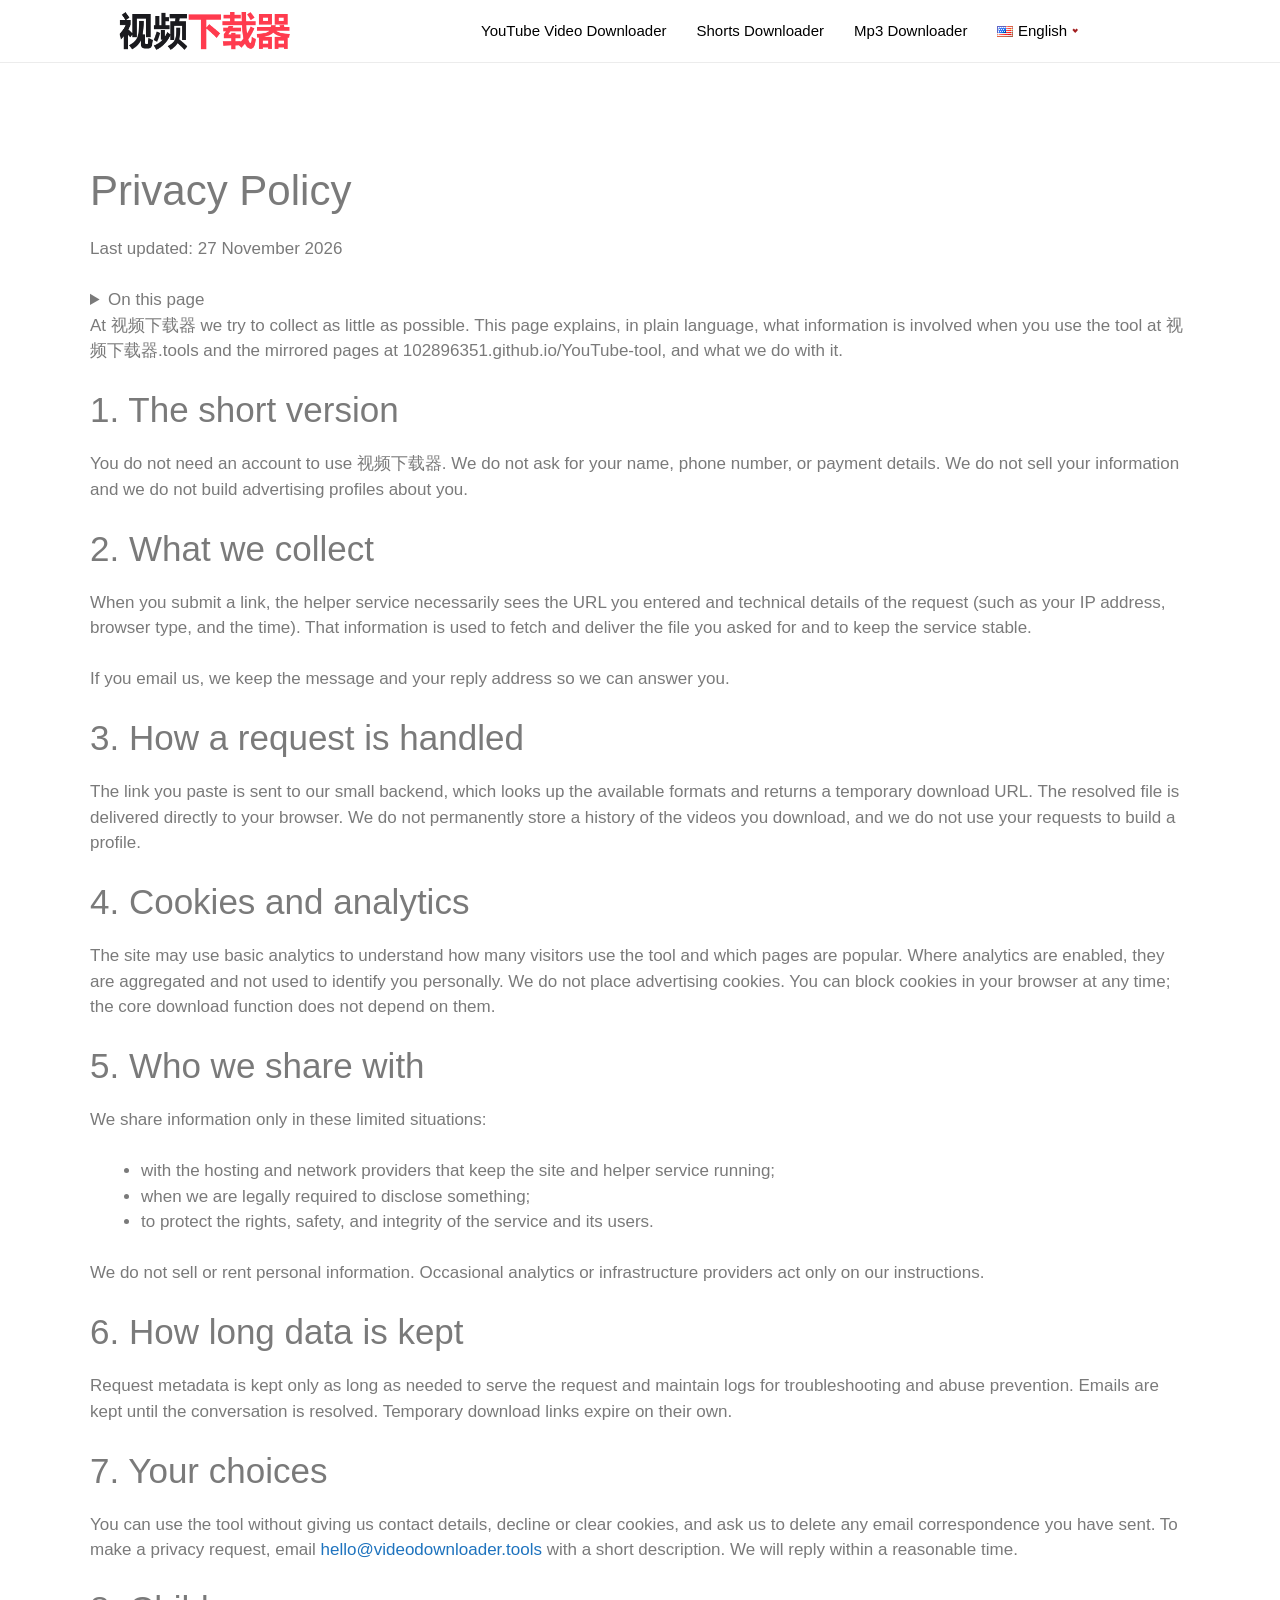
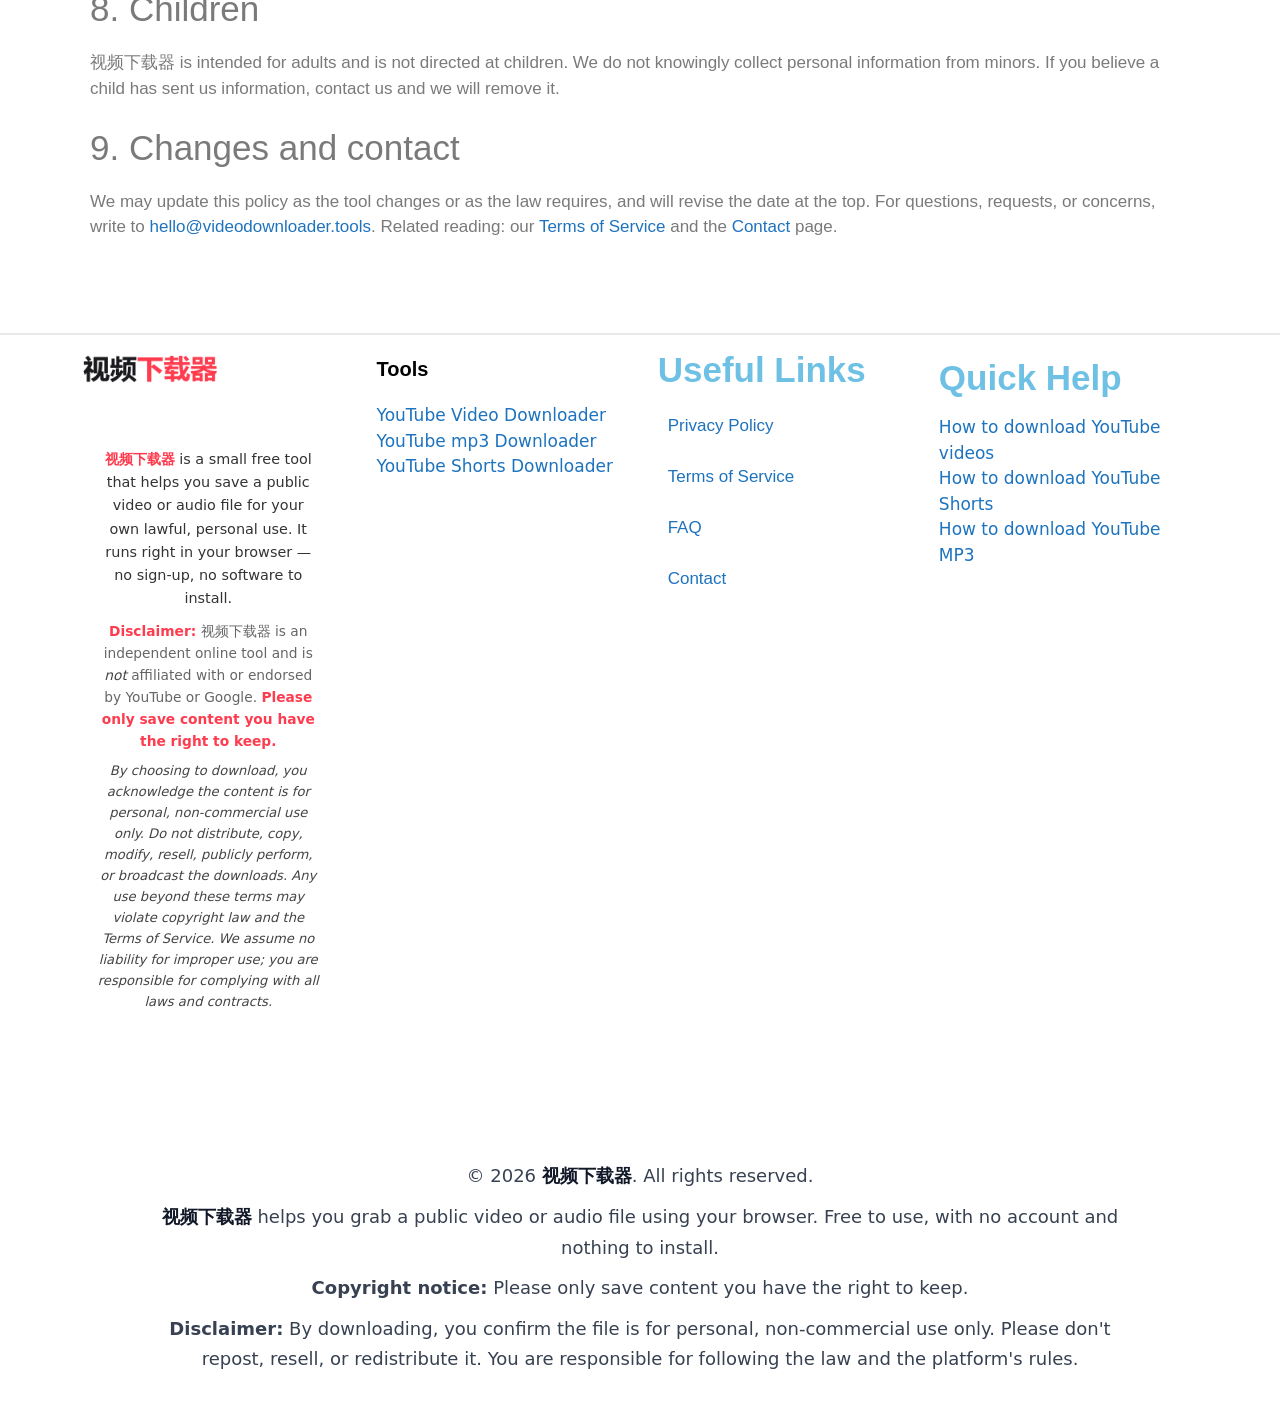
<file: privacy/index.html>
<!DOCTYPE html>
<html lang="en-US">
<head>
<meta charset="utf-8"/>
<meta content="noindex, nofollow" name="robots"/>
<meta content="width=device-width, initial-scale=1" name="viewport"/>
<!-- This site is optimized with the Yoast SEO plugin v28.6 - https://yoast.com/product/yoast-seo-wordpress/ -->
<title>Privacy Policy - 视频下载器</title>
<meta content="en_US" property="og:locale"/>
<meta content="article" property="og:type"/>
<meta content="Privacy Policy - 视频下载器" property="og:title"/>
<meta content="Privacy Policy Effective date: 24 October 2026 On this page 1. Who is responsible for your information 2. Information we receive 3. How a download is processed 4. Why we use information 5. Legal grounds where required 6. Cookies, local storage, analytics and advertising 7. Who receives information 8. How long information is retained 9. ... Read more" property="og:description"/>
<meta content="index.html" property="og:url"/>
<meta content="视频下载器" property="og:site_name"/>
<meta content="2026-10-23T21:18:25+00:00" property="article:modified_time"/>
<meta content="../wp-content/uploads/2025/10/Screenshot-2025-10-27-at-2.28.49-AM-scaled.png" property="og:image"/>
<meta content="2560" property="og:image:width"/>
<meta content="1422" property="og:image:height"/>
<meta content="image/png" property="og:image:type"/>
<meta content="summary_large_image" name="twitter:card"/>
<meta content="Est. reading time" name="twitter:label1"/>
<meta content="13 minutes" name="twitter:data1"/>
<script class="yoast-schema-graph" type="application/ld+json">{"@context":"https:\/\/schema.org","@graph":[{"@type":"WebPage","@id":"https:\/\/102896351.github.io/YouTube-tool\/privacy\/","url":"https:\/\/102896351.github.io/YouTube-tool\/privacy\/","name":"Privacy Policy - 视频下载器","isPartOf":{"@id":"https:\/\/102896351.github.io/YouTube-tool\/#website"},"datePublished":"2026-10-23T21:17:41+00:00","dateModified":"2026-10-23T21:18:25+00:00","breadcrumb":{"@id":"https:\/\/102896351.github.io/YouTube-tool\/privacy\/#breadcrumb"},"inLanguage":"en-US","potentialAction":[{"@type":"ReadAction","target":["https:\/\/102896351.github.io/YouTube-tool\/privacy\/"]}]},{"@type":"BreadcrumbList","@id":"https:\/\/102896351.github.io/YouTube-tool\/privacy\/#breadcrumb","itemListElement":[{"@type":"ListItem","position":1,"name":"Home","item":"https:\/\/102896351.github.io/YouTube-tool\/"},{"@type":"ListItem","position":2,"name":"Privacy Policy"}]},{"@type":"WebSite","@id":"https:\/\/102896351.github.io/YouTube-tool\/#website","url":"https:\/\/102896351.github.io/YouTube-tool\/","name":"视频下载器","description":"Save YouTube videos fast with 视频下载器: paste a link to get MP4 or audio. HD\/4K when available. Private, no login; works on mobile &amp; desktop.","publisher":{"@id":"https:\/\/102896351.github.io/YouTube-tool\/#organization"},"alternateName":"YouTube Downloader","potentialAction":[{"@type":"SearchAction","target":{"@type":"EntryPoint","urlTemplate":"https:\/\/102896351.github.io/YouTube-tool\/?s={search_term_string}"},"query-input":{"@type":"PropertyValueSpecification","valueRequired":true,"valueName":"search_term_string"}}],"inLanguage":"en-US"},{"@type":"Organization","@id":"https:\/\/102896351.github.io/YouTube-tool\/#organization","name":"视频下载器","alternateName":"YouTube Downloader","url":"https:\/\/102896351.github.io/YouTube-tool\/","logo":{"@type":"ImageObject","inLanguage":"en-US","@id":"https:\/\/102896351.github.io/YouTube-tool\/#\/schema\/logo\/image\/","url":"wp-content/uploads\/2025\/10\/vidora-logo.png","contentUrl":"wp-content/uploads\/2025\/10\/vidora-logo.png","width":350,"height":70,"caption":"视频下载器"},"image":{"@id":"https:\/\/102896351.github.io/YouTube-tool\/#\/schema\/logo\/image\/"}}]}</script>
<!-- / Yoast SEO plugin. -->
<style id="wp-img-auto-sizes-contain-inline-css">
img:is([sizes=auto i],[sizes^="auto," i]){contain-intrinsic-size:3000px 1500px}
/*# sourceURL=wp-img-auto-sizes-contain-inline-css */
</style>
<link href="../wp-includes/css/dist/block-library/style.min.css" id="wp-block-library-css" media="all" rel="stylesheet"/>
<style id="classic-theme-styles-inline-css">
/*! This file is auto-generated */
.wp-block-button__link{color:#fff;background-color:#32373c;border-radius:9999px;box-shadow:none;text-decoration:none;padding:calc(.667em + 2px) calc(1.333em + 2px);font-size:1.125em}.wp-block-file__button{background:#32373c;color:#fff;text-decoration:none}
/*# sourceURL=/wp-includes/css/classic-themes.min.css */
</style>
<style id="global-styles-inline-css">
:root{--wp--preset--aspect-ratio--square: 1;--wp--preset--aspect-ratio--4-3: 4/3;--wp--preset--aspect-ratio--3-4: 3/4;--wp--preset--aspect-ratio--3-2: 3/2;--wp--preset--aspect-ratio--2-3: 2/3;--wp--preset--aspect-ratio--16-9: 16/9;--wp--preset--aspect-ratio--9-16: 9/16;--wp--preset--color--black: #000000;--wp--preset--color--cyan-bluish-gray: #abb8c3;--wp--preset--color--white: #ffffff;--wp--preset--color--pale-pink: #f78da7;--wp--preset--color--vivid-red: #cf2e2e;--wp--preset--color--luminous-vivid-orange: #ff6900;--wp--preset--color--luminous-vivid-amber: #fcb900;--wp--preset--color--light-green-cyan: #7bdcb5;--wp--preset--color--vivid-green-cyan: #00d084;--wp--preset--color--pale-cyan-blue: #8ed1fc;--wp--preset--color--vivid-cyan-blue: #0693e3;--wp--preset--color--vivid-purple: #9b51e0;--wp--preset--color--contrast: var(--contrast);--wp--preset--color--contrast-2: var(--contrast-2);--wp--preset--color--contrast-3: var(--contrast-3);--wp--preset--color--base: var(--base);--wp--preset--color--base-2: var(--base-2);--wp--preset--color--base-3: var(--base-3);--wp--preset--color--accent: var(--accent);--wp--preset--gradient--vivid-cyan-blue-to-vivid-purple: linear-gradient(135deg,rgb(6,147,227) 0%,rgb(155,81,224) 100%);--wp--preset--gradient--light-green-cyan-to-vivid-green-cyan: linear-gradient(135deg,rgb(122,220,180) 0%,rgb(0,208,130) 100%);--wp--preset--gradient--luminous-vivid-amber-to-luminous-vivid-orange: linear-gradient(135deg,rgb(252,185,0) 0%,rgb(255,105,0) 100%);--wp--preset--gradient--luminous-vivid-orange-to-vivid-red: linear-gradient(135deg,rgb(255,105,0) 0%,rgb(207,46,46) 100%);--wp--preset--gradient--very-light-gray-to-cyan-bluish-gray: linear-gradient(135deg,rgb(238,238,238) 0%,rgb(169,184,195) 100%);--wp--preset--gradient--cool-to-warm-spectrum: linear-gradient(135deg,rgb(74,234,220) 0%,rgb(151,120,209) 20%,rgb(207,42,186) 40%,rgb(238,44,130) 60%,rgb(251,105,98) 80%,rgb(254,248,76) 100%);--wp--preset--gradient--blush-light-purple: linear-gradient(135deg,rgb(255,206,236) 0%,rgb(152,150,240) 100%);--wp--preset--gradient--blush-bordeaux: linear-gradient(135deg,rgb(254,205,165) 0%,rgb(254,45,45) 50%,rgb(107,0,62) 100%);--wp--preset--gradient--luminous-dusk: linear-gradient(135deg,rgb(255,203,112) 0%,rgb(199,81,192) 50%,rgb(65,88,208) 100%);--wp--preset--gradient--pale-ocean: linear-gradient(135deg,rgb(255,245,203) 0%,rgb(182,227,212) 50%,rgb(51,167,181) 100%);--wp--preset--gradient--electric-grass: linear-gradient(135deg,rgb(202,248,128) 0%,rgb(113,206,126) 100%);--wp--preset--gradient--midnight: linear-gradient(135deg,rgb(2,3,129) 0%,rgb(40,116,252) 100%);--wp--preset--font-size--small: 13px;--wp--preset--font-size--medium: 20px;--wp--preset--font-size--large: 36px;--wp--preset--font-size--x-large: 42px;--wp--preset--spacing--20: 0.44rem;--wp--preset--spacing--30: 0.67rem;--wp--preset--spacing--40: 1rem;--wp--preset--spacing--50: 1.5rem;--wp--preset--spacing--60: 2.25rem;--wp--preset--spacing--70: 3.38rem;--wp--preset--spacing--80: 5.06rem;--wp--preset--shadow--natural: 6px 6px 9px rgba(0, 0, 0, 0.2);--wp--preset--shadow--deep: 12px 12px 50px rgba(0, 0, 0, 0.4);--wp--preset--shadow--sharp: 6px 6px 0px rgba(0, 0, 0, 0.2);--wp--preset--shadow--outlined: 6px 6px 0px -3px rgb(255, 255, 255), 6px 6px rgb(0, 0, 0);--wp--preset--shadow--crisp: 6px 6px 0px rgb(0, 0, 0);}.wp-block-button{--wp--preset--dimension--25: 25%;--wp--preset--dimension--50: 50%;--wp--preset--dimension--75: 75%;--wp--preset--dimension--100: 100%;}:where(body) { margin: 0; }:where(.is-layout-flex){gap: 0.5em;}:where(.is-layout-grid){gap: 0.5em;}body .is-layout-flex{display: flex;}.is-layout-flex{flex-wrap: wrap;align-items: center;}.is-layout-flex > :is(*, div){margin: 0;}body .is-layout-grid{display: grid;}.is-layout-grid > :is(*, div){margin: 0;}body{padding-top: 0px;padding-right: 0px;padding-bottom: 0px;padding-left: 0px;}:root :where(.wp-element-button, .wp-block-button__link){background-color: #32373c;border-width: 0;color: #fff;font-family: inherit;font-size: inherit;font-style: inherit;font-weight: inherit;letter-spacing: inherit;line-height: inherit;padding-top: calc(0.667em + 2px);padding-right: calc(1.333em + 2px);padding-bottom: calc(0.667em + 2px);padding-left: calc(1.333em + 2px);text-decoration: none;text-transform: inherit;}.has-black-color{color: var(--wp--preset--color--black) !important;}.has-cyan-bluish-gray-color{color: var(--wp--preset--color--cyan-bluish-gray) !important;}.has-white-color{color: var(--wp--preset--color--white) !important;}.has-pale-pink-color{color: var(--wp--preset--color--pale-pink) !important;}.has-vivid-red-color{color: var(--wp--preset--color--vivid-red) !important;}.has-luminous-vivid-orange-color{color: var(--wp--preset--color--luminous-vivid-orange) !important;}.has-luminous-vivid-amber-color{color: var(--wp--preset--color--luminous-vivid-amber) !important;}.has-light-green-cyan-color{color: var(--wp--preset--color--light-green-cyan) !important;}.has-vivid-green-cyan-color{color: var(--wp--preset--color--vivid-green-cyan) !important;}.has-pale-cyan-blue-color{color: var(--wp--preset--color--pale-cyan-blue) !important;}.has-vivid-cyan-blue-color{color: var(--wp--preset--color--vivid-cyan-blue) !important;}.has-vivid-purple-color{color: var(--wp--preset--color--vivid-purple) !important;}.has-contrast-color{color: var(--wp--preset--color--contrast) !important;}.has-contrast-2-color{color: var(--wp--preset--color--contrast-2) !important;}.has-contrast-3-color{color: var(--wp--preset--color--contrast-3) !important;}.has-base-color{color: var(--wp--preset--color--base) !important;}.has-base-2-color{color: var(--wp--preset--color--base-2) !important;}.has-base-3-color{color: var(--wp--preset--color--base-3) !important;}.has-accent-color{color: var(--wp--preset--color--accent) !important;}.has-black-background-color{background-color: var(--wp--preset--color--black) !important;}.has-cyan-bluish-gray-background-color{background-color: var(--wp--preset--color--cyan-bluish-gray) !important;}.has-white-background-color{background-color: var(--wp--preset--color--white) !important;}.has-pale-pink-background-color{background-color: var(--wp--preset--color--pale-pink) !important;}.has-vivid-red-background-color{background-color: var(--wp--preset--color--vivid-red) !important;}.has-luminous-vivid-orange-background-color{background-color: var(--wp--preset--color--luminous-vivid-orange) !important;}.has-luminous-vivid-amber-background-color{background-color: var(--wp--preset--color--luminous-vivid-amber) !important;}.has-light-green-cyan-background-color{background-color: var(--wp--preset--color--light-green-cyan) !important;}.has-vivid-green-cyan-background-color{background-color: var(--wp--preset--color--vivid-green-cyan) !important;}.has-pale-cyan-blue-background-color{background-color: var(--wp--preset--color--pale-cyan-blue) !important;}.has-vivid-cyan-blue-background-color{background-color: var(--wp--preset--color--vivid-cyan-blue) !important;}.has-vivid-purple-background-color{background-color: var(--wp--preset--color--vivid-purple) !important;}.has-contrast-background-color{background-color: var(--wp--preset--color--contrast) !important;}.has-contrast-2-background-color{background-color: var(--wp--preset--color--contrast-2) !important;}.has-contrast-3-background-color{background-color: var(--wp--preset--color--contrast-3) !important;}.has-base-background-color{background-color: var(--wp--preset--color--base) !important;}.has-base-2-background-color{background-color: var(--wp--preset--color--base-2) !important;}.has-base-3-background-color{background-color: var(--wp--preset--color--base-3) !important;}.has-accent-background-color{background-color: var(--wp--preset--color--accent) !important;}.has-black-border-color{border-color: var(--wp--preset--color--black) !important;}.has-cyan-bluish-gray-border-color{border-color: var(--wp--preset--color--cyan-bluish-gray) !important;}.has-white-border-color{border-color: var(--wp--preset--color--white) !important;}.has-pale-pink-border-color{border-color: var(--wp--preset--color--pale-pink) !important;}.has-vivid-red-border-color{border-color: var(--wp--preset--color--vivid-red) !important;}.has-luminous-vivid-orange-border-color{border-color: var(--wp--preset--color--luminous-vivid-orange) !important;}.has-luminous-vivid-amber-border-color{border-color: var(--wp--preset--color--luminous-vivid-amber) !important;}.has-light-green-cyan-border-color{border-color: var(--wp--preset--color--light-green-cyan) !important;}.has-vivid-green-cyan-border-color{border-color: var(--wp--preset--color--vivid-green-cyan) !important;}.has-pale-cyan-blue-border-color{border-color: var(--wp--preset--color--pale-cyan-blue) !important;}.has-vivid-cyan-blue-border-color{border-color: var(--wp--preset--color--vivid-cyan-blue) !important;}.has-vivid-purple-border-color{border-color: var(--wp--preset--color--vivid-purple) !important;}.has-contrast-border-color{border-color: var(--wp--preset--color--contrast) !important;}.has-contrast-2-border-color{border-color: var(--wp--preset--color--contrast-2) !important;}.has-contrast-3-border-color{border-color: var(--wp--preset--color--contrast-3) !important;}.has-base-border-color{border-color: var(--wp--preset--color--base) !important;}.has-base-2-border-color{border-color: var(--wp--preset--color--base-2) !important;}.has-base-3-border-color{border-color: var(--wp--preset--color--base-3) !important;}.has-accent-border-color{border-color: var(--wp--preset--color--accent) !important;}.has-vivid-cyan-blue-to-vivid-purple-gradient-background{background: var(--wp--preset--gradient--vivid-cyan-blue-to-vivid-purple) !important;}.has-light-green-cyan-to-vivid-green-cyan-gradient-background{background: var(--wp--preset--gradient--light-green-cyan-to-vivid-green-cyan) !important;}.has-luminous-vivid-amber-to-luminous-vivid-orange-gradient-background{background: var(--wp--preset--gradient--luminous-vivid-amber-to-luminous-vivid-orange) !important;}.has-luminous-vivid-orange-to-vivid-red-gradient-background{background: var(--wp--preset--gradient--luminous-vivid-orange-to-vivid-red) !important;}.has-very-light-gray-to-cyan-bluish-gray-gradient-background{background: var(--wp--preset--gradient--very-light-gray-to-cyan-bluish-gray) !important;}.has-cool-to-warm-spectrum-gradient-background{background: var(--wp--preset--gradient--cool-to-warm-spectrum) !important;}.has-blush-light-purple-gradient-background{background: var(--wp--preset--gradient--blush-light-purple) !important;}.has-blush-bordeaux-gradient-background{background: var(--wp--preset--gradient--blush-bordeaux) !important;}.has-luminous-dusk-gradient-background{background: var(--wp--preset--gradient--luminous-dusk) !important;}.has-pale-ocean-gradient-background{background: var(--wp--preset--gradient--pale-ocean) !important;}.has-electric-grass-gradient-background{background: var(--wp--preset--gradient--electric-grass) !important;}.has-midnight-gradient-background{background: var(--wp--preset--gradient--midnight) !important;}.has-small-font-size{font-size: var(--wp--preset--font-size--small) !important;}.has-medium-font-size{font-size: var(--wp--preset--font-size--medium) !important;}.has-large-font-size{font-size: var(--wp--preset--font-size--large) !important;}.has-x-large-font-size{font-size: var(--wp--preset--font-size--x-large) !important;}
:root :where(.wp-block-icon svg){width: 24px;}
:where(.wp-block-gallery.is-layout-flex){gap: var( --wp--style--gallery-gap-default, var( --gallery-block--gutter-size, var( --wp--style--block-gap, 0.5em ) ) );}:where(.wp-block-gallery.is-layout-grid){gap: var( --wp--style--gallery-gap-default, var( --gallery-block--gutter-size, var( --wp--style--block-gap, 0.5em ) ) );}
:where(.wp-block-latest-posts.is-layout-flex){gap: 1.25em;}:where(.wp-block-latest-posts.is-layout-grid){gap: 1.25em;}
:where(.wp-block-post-template.is-layout-flex){gap: 1.25em;}:where(.wp-block-post-template.is-layout-grid){gap: 1.25em;}
:where(.wp-block-term-template.is-layout-flex){gap: 1.25em;}:where(.wp-block-term-template.is-layout-grid){gap: 1.25em;}
:where(.wp-block-columns.is-layout-flex){gap: 2em;}:where(.wp-block-columns.is-layout-grid){gap: 2em;}
:root :where(.wp-block-pullquote){font-size: 1.5em;line-height: 1.6;}
/*# sourceURL=global-styles-inline-css */
</style>
<link href="../wp-content/plugins/video-downloader 7/assets/css/style.css" id="video-downloader-styles-css" media="all" rel="stylesheet"/>
<link href="../wp-content/themes/generatepress/assets/css/main.min.css" id="generate-style-css" media="all" rel="stylesheet"/>
<style id="generate-style-inline-css">
body{background-color:#ffffff;color:var(--contrast);}a{color:var(--accent);}a{text-decoration:underline;}.entry-title a, .site-branding a, a.button, .wp-block-button__link, .main-navigation a{text-decoration:none;}a:hover, a:focus, a:active{color:var(--contrast);}.wp-block-group__inner-container{max-width:1200px;margin-left:auto;margin-right:auto;}:root{--contrast:#222222;--contrast-2:#575760;--contrast-3:#b2b2be;--base:#f0f0f0;--base-2:#f7f8f9;--base-3:#ffffff;--accent:#1e73be;}:root .has-contrast-color{color:var(--contrast);}:root .has-contrast-background-color{background-color:var(--contrast);}:root .has-contrast-2-color{color:var(--contrast-2);}:root .has-contrast-2-background-color{background-color:var(--contrast-2);}:root .has-contrast-3-color{color:var(--contrast-3);}:root .has-contrast-3-background-color{background-color:var(--contrast-3);}:root .has-base-color{color:var(--base);}:root .has-base-background-color{background-color:var(--base);}:root .has-base-2-color{color:var(--base-2);}:root .has-base-2-background-color{background-color:var(--base-2);}:root .has-base-3-color{color:var(--base-3);}:root .has-base-3-background-color{background-color:var(--base-3);}:root .has-accent-color{color:var(--accent);}:root .has-accent-background-color{background-color:var(--accent);}.top-bar{background-color:#636363;color:#ffffff;}.top-bar a{color:#ffffff;}.top-bar a:hover{color:#303030;}.site-header{background-color:var(--base-3);}.main-title a,.main-title a:hover{color:var(--contrast);}.site-description{color:var(--contrast-2);}.mobile-menu-control-wrapper .menu-toggle,.mobile-menu-control-wrapper .menu-toggle:hover,.mobile-menu-control-wrapper .menu-toggle:focus,.has-inline-mobile-toggle #site-navigation.toggled{background-color:rgba(0, 0, 0, 0.02);}.main-navigation,.main-navigation ul ul{background-color:var(--base-3);}.main-navigation .main-nav ul li a, .main-navigation .menu-toggle, .main-navigation .menu-bar-items{color:var(--contrast);}.main-navigation .main-nav ul li:not([class*="current-menu-"]):hover > a, .main-navigation .main-nav ul li:not([class*="current-menu-"]):focus > a, .main-navigation .main-nav ul li.sfHover:not([class*="current-menu-"]) > a, .main-navigation .menu-bar-item:hover > a, .main-navigation .menu-bar-item.sfHover > a{color:var(--accent);}button.menu-toggle:hover,button.menu-toggle:focus{color:var(--contrast);}.main-navigation .main-nav ul li[class*="current-menu-"] > a{color:var(--accent);}.navigation-search input[type="search"],.navigation-search input[type="search"]:active, .navigation-search input[type="search"]:focus, .main-navigation .main-nav ul li.search-item.active > a, .main-navigation .menu-bar-items .search-item.active > a{color:var(--accent);}.main-navigation ul ul{background-color:var(--base);}.separate-containers .inside-article, .separate-containers .comments-area, .separate-containers .page-header, .one-container .container, .separate-containers .paging-navigation, .inside-page-header{background-color:var(--base-3);}.entry-title a{color:var(--contrast);}.entry-title a:hover{color:var(--contrast-2);}.entry-meta{color:var(--contrast-2);}.sidebar .widget{background-color:var(--base-3);}.footer-widgets{background-color:var(--base-3);}.site-info{background-color:var(--base-3);}input[type="text"],input[type="email"],input[type="url"],input[type="password"],input[type="search"],input[type="tel"],input[type="number"],textarea,select{color:var(--contrast);background-color:var(--base-2);border-color:var(--base);}input[type="text"]:focus,input[type="email"]:focus,input[type="url"]:focus,input[type="password"]:focus,input[type="search"]:focus,input[type="tel"]:focus,input[type="number"]:focus,textarea:focus,select:focus{color:var(--contrast);background-color:var(--base-2);border-color:var(--contrast-3);}button,html input[type="button"],input[type="reset"],input[type="submit"],a.button,a.wp-block-button__link:not(.has-background){color:#ffffff;background-color:#55555e;}button:hover,html input[type="button"]:hover,input[type="reset"]:hover,input[type="submit"]:hover,a.button:hover,button:focus,html input[type="button"]:focus,input[type="reset"]:focus,input[type="submit"]:focus,a.button:focus,a.wp-block-button__link:not(.has-background):active,a.wp-block-button__link:not(.has-background):focus,a.wp-block-button__link:not(.has-background):hover{color:#ffffff;background-color:#3f4047;}a.generate-back-to-top{background-color:rgba( 0,0,0,0.4 );color:#ffffff;}a.generate-back-to-top:hover,a.generate-back-to-top:focus{background-color:rgba( 0,0,0,0.6 );color:#ffffff;}:root{--gp-search-modal-bg-color:var(--base-3);--gp-search-modal-text-color:var(--contrast);--gp-search-modal-overlay-bg-color:rgba(0,0,0,0.2);}@media (max-width:768px){.main-navigation .menu-bar-item:hover > a, .main-navigation .menu-bar-item.sfHover > a{background:none;color:var(--contrast);}}.nav-below-header .main-navigation .inside-navigation.grid-container, .nav-above-header .main-navigation .inside-navigation.grid-container{padding:0px 20px 0px 20px;}.site-main .wp-block-group__inner-container{padding:40px;}.separate-containers .paging-navigation{padding-top:20px;padding-bottom:20px;}.entry-content .alignwide, body:not(.no-sidebar) .entry-content .alignfull{margin-left:-40px;width:calc(100% + 80px);max-width:calc(100% + 80px);}.rtl .menu-item-has-children .dropdown-menu-toggle{padding-left:20px;}.rtl .main-navigation .main-nav ul li.menu-item-has-children > a{padding-right:20px;}@media (max-width:768px){.separate-containers .inside-article, .separate-containers .comments-area, .separate-containers .page-header, .separate-containers .paging-navigation, .one-container .site-content, .inside-page-header{padding:30px;}.site-main .wp-block-group__inner-container{padding:30px;}.inside-top-bar{padding-right:30px;padding-left:30px;}.inside-header{padding-right:30px;padding-left:30px;}.widget-area .widget{padding-top:30px;padding-right:30px;padding-bottom:30px;padding-left:30px;}.footer-widgets-container{padding-top:30px;padding-right:30px;padding-bottom:30px;padding-left:30px;}.inside-site-info{padding-right:30px;padding-left:30px;}.entry-content .alignwide, body:not(.no-sidebar) .entry-content .alignfull{margin-left:-30px;width:calc(100% + 60px);max-width:calc(100% + 60px);}.one-container .site-main .paging-navigation{margin-bottom:20px;}}/* End cached CSS */.is-right-sidebar{width:30%;}.is-left-sidebar{width:30%;}.site-content .content-area{width:100%;}@media (max-width:768px){.main-navigation .menu-toggle,.sidebar-nav-mobile:not(#sticky-placeholder){display:block;}.main-navigation ul,.gen-sidebar-nav,.main-navigation:not(.slideout-navigation):not(.toggled) .main-nav > ul,.has-inline-mobile-toggle #site-navigation .inside-navigation > *:not(.navigation-search):not(.main-nav){display:none;}.nav-align-right .inside-navigation,.nav-align-center .inside-navigation{justify-content:space-between;}.has-inline-mobile-toggle .mobile-menu-control-wrapper{display:flex;flex-wrap:wrap;}.has-inline-mobile-toggle .inside-header{flex-direction:row;text-align:left;flex-wrap:wrap;}.has-inline-mobile-toggle .header-widget,.has-inline-mobile-toggle #site-navigation{flex-basis:100%;}.nav-float-left .has-inline-mobile-toggle #site-navigation{order:10;}}
.elementor-template-full-width .site-content{display:block;}
/*# sourceURL=generate-style-inline-css */
</style>
<link href="../wp-content/plugins/elementor/assets/css/frontend.min.css" id="elementor-frontend-css" media="all" rel="stylesheet"/>
<link href="../wp-content/uploads/elementor/css/post-1384.css" id="elementor-post-1384-css" media="all" rel="stylesheet"/>
<link href="../wp-content/uploads/elementor/css/post-47.css" id="elementor-post-47-css" media="all" rel="stylesheet"/>
<link href="../wp-content/plugins/elementor/assets/css/widget-image.min.css" id="widget-image-css" media="all" rel="stylesheet"/>
<link href="../wp-content/plugins/elementskit-lite/widgets/init/assets/css/common.css" id="ekit-widget-common-css" media="all" rel="stylesheet"/>
<link href="../wp-content/plugins/elementskit-lite/widgets/init/assets/css/nav-menu.css" id="ekit-nav-menu-css" media="all" rel="stylesheet"/>
<link href="../wp-content/uploads/elementor/css/post-77.css" id="elementor-post-77-css" media="all" rel="stylesheet"/>
<link href="../wp-content/plugins/elementor/assets/css/widget-heading.min.css" id="widget-heading-css" media="all" rel="stylesheet"/>
<link href="../wp-content/uploads/elementor/css/post-24.css" id="elementor-post-24-css" media="all" rel="stylesheet"/>
<link href="../wp-content/plugins/elementskit-lite/widgets/init/assets/css/header-search.css" id="ekit-header-search-css" media="all" rel="stylesheet"/>
<link href="../wp-content/plugins/elementskit-lite/widgets/init/assets/css/header-offcanvas.css" id="ekit-header-offcanvas-css" media="all" rel="stylesheet"/>
<link href="../wp-content/plugins/elementskit-lite/widgets/init/assets/css/header-info.css" id="ekit-header-info-css" media="all" rel="stylesheet"/>
<script type="text/javascript">
		var elementskit = {
			resturl: '',
		}

		</script><script id="jquery-core-js" src="../wp-includes/js/jquery/jquery.min.js"></script>
<script id="jquery-migrate-js" src="../wp-includes/js/jquery/jquery-migrate.min.js"></script>
<style>
				.e-con.e-parent:nth-of-type(n+4):not(.e-lazyloaded):not(.e-no-lazyload),
				.e-con.e-parent:nth-of-type(n+4):not(.e-lazyloaded):not(.e-no-lazyload) * {
					background-image: none !important;
				}
				@media screen and (max-height: 1024px) {
					.e-con.e-parent:nth-of-type(n+3):not(.e-lazyloaded):not(.e-no-lazyload),
					.e-con.e-parent:nth-of-type(n+3):not(.e-lazyloaded):not(.e-no-lazyload) * {
						background-image: none !important;
					}
				}
				@media screen and (max-height: 640px) {
					.e-con.e-parent:nth-of-type(n+2):not(.e-lazyloaded):not(.e-no-lazyload),
					.e-con.e-parent:nth-of-type(n+2):not(.e-lazyloaded):not(.e-no-lazyload) * {
						background-image: none !important;
					}
				}
			</style>
<link href="../wp-content/uploads/2025/10/vidora-150x150.jpg?v=20261127h" rel="icon" sizes="32x32"/>
<link href="../wp-content/uploads/2025/10/vidora-300x300.jpg?v=20261127h" rel="icon" sizes="192x192"/>
<link href="../wp-content/uploads/2025/10/vidora-300x300.jpg?v=20261127h" rel="apple-touch-icon"/>
<meta content="../wp-content/uploads/2025/10/vidora-300x300.jpg?v=20261127h" name="msapplication-TileImage"/>
<style id="vidora-menu-arrow">.elementskit-submenu-indicator::before{content:"";display:inline-block;width:.4em;height:.4em;border-right:2px solid currentColor;border-bottom:2px solid currentColor;transform:rotate(45deg);vertical-align:.2em}</style><meta content="notranslate" name="google"/>
<meta content="视频下载器" name="author"/>
<style id="wp-custom-css">
/* Mobile-only overflow / side margin fix */
@media (max-width: 768px) {
  html,
  body {
    max-width: 100% !important;
    overflow-x: hidden !important;
  }

  .ytx-hero,
  .ytx-hero.alignfull,
  .entry-content > .ytx-hero.alignfull,
  .wp-block-post-content > .ytx-hero.alignfull {
    width: 100% !important;
    max-width: 100% !important;
    margin-left: 0 !important;
    margin-right: 0 !important;
    left: auto !important;
    right: auto !important;
    overflow-x: hidden !important;
    box-sizing: border-box !important;
  }

  .ytx-hero *,
  .ytx-hero *::before,
  .ytx-hero *::after {
    box-sizing: border-box !important;
  }

  .ytx-container {
    width: 100% !important;
    max-width: 100% !important;
    padding-left: 12px !important;
    padding-right: 12px !important;
    margin-left: auto !important;
    margin-right: auto !important;
    box-sizing: border-box !important;
  }

  .ytx-form,
  .ytx-input-shell,
  .ytx-input-wrap,
  .ytx-input,
  .ytx-submit-btn,
  .ytx-feature-row,
  .ytx-steps {
    width: 100% !important;
    max-width: 100% !important;
    min-width: 0 !important;
    box-sizing: border-box !important;
  }

  .ytx-feature-row,
  .ytx-steps {
    padding-left: 0 !important;
    padding-right: 0 !important;
    margin-left: 0 !important;
    margin-right: 0 !important;
    overflow-x: hidden !important;
  }

  .ytx-input-tools {
    flex-shrink: 0 !important;
  }
}
</style>
</head>
<body class="wp-singular page-template-default page page-id-1384 wp-embed-responsive wp-theme-generatepress no-sidebar nav-float-right separate-containers header-aligned-left dropdown-hover elementor-default elementor-kit-24 elementor-page elementor-page-1384" itemscope="" itemtype="https://schema.org/WebPage">
<a class="screen-reader-text skip-link" href="#content" title="Skip to content">Skip to content</a><div class="ekit-template-content-markup ekit-template-content-header"> <div class="elementor elementor-47" data-elementor-id="47" data-elementor-type="wp-post">
<div class="elementor-element elementor-element-562c9b0b e-flex e-con-boxed e-con e-parent" data-e-type="container" data-element_type="container" data-id="562c9b0b">
<div class="e-con-inner">
<div class="elementor-element elementor-element-4b2767c2 e-con-full e-flex e-con e-child" data-e-type="container" data-element_type="container" data-id="4b2767c2">
<div class="elementor-element elementor-element-7ab31388 e-con-full e-flex e-con e-child" data-e-type="container" data-element_type="container" data-id="7ab31388">
<div class="elementor-element elementor-element-3c184773 elementor-widget elementor-widget-image" data-e-type="widget" data-element_type="widget" data-id="3c184773" data-widget_type="image.default">
<a href="https://102896351.github.io/YouTube-tool/">
<img alt="视频下载器" class="attachment-large size-large wp-image-51" height="70" sizes="(max-width: 350px) 100vw, 350px" src="../wp-content/uploads/2025/10/vidora-logo.png?v=20261127h" srcset="../wp-content/uploads/2025/10/vidora-logo.png?v=20261127h 350w, ../wp-content/uploads/2025/10/vidora-logo-300x60.png?v=20261127h 300w" width="350"/> </a>
</div>
</div>
<div class="elementor-element elementor-element-7c159476 e-con-full e-flex e-con e-child" data-e-type="container" data-element_type="container" data-id="7c159476">
<div class="elementor-element elementor-element-3cd52bba elementor-widget elementor-widget-ekit-nav-menu" data-e-type="widget" data-element_type="widget" data-id="3cd52bba" data-widget_type="ekit-nav-menu.default">
<div class="elementor-widget-container">
<nav aria-label="enhead" class="ekit-wid-con ekit_menu_responsive_tablet" data-close-on-anchor="no" data-hamburger-icon="" data-hamburger-icon-type="icon" data-responsive-breakpoint="1024">
<button aria-controls="ekit-megamenu-enhead" aria-expanded="false" aria-label="Menu" class="elementskit-menu-hamburger elementskit-menu-toggler" type="button">
<span class="elementskit-menu-hamburger-icon"></span><span class="elementskit-menu-hamburger-icon"></span><span class="elementskit-menu-hamburger-icon"></span>
</button>
<div class="elementskit-menu-container elementskit-menu-offcanvas-elements elementskit-navbar-nav-default ekit-nav-menu-one-page-no ekit-nav-dropdown-hover" id="ekit-megamenu-enhead"><ul class="elementskit-navbar-nav elementskit-menu-po-right submenu-click-on-icon" id="menu-enhead"><li class="menu-item menu-item-type-post_type menu-item-object-page menu-item-home menu-item-118 nav-item elementskit-mobile-builder-content" data-vertical-menu="750px" id="menu-item-118"><a class="ekit-menu-nav-link" href="https://102896351.github.io/YouTube-tool/">YouTube Video Downloader</a></li>
<li class="menu-item menu-item-type-post_type menu-item-object-page menu-item-122 nav-item elementskit-mobile-builder-content" data-vertical-menu="750px" id="menu-item-122"><a class="ekit-menu-nav-link" href="https://102896351.github.io/YouTube-tool/shorts.html">Shorts Downloader</a></li>
<li class="menu-item menu-item-type-post_type menu-item-object-page menu-item-121 nav-item elementskit-mobile-builder-content" data-vertical-menu="750px" id="menu-item-121"><a class="ekit-menu-nav-link" href="https://102896351.github.io/YouTube-tool/mp3.html">mp3 Downloader</a></li>
<li class="pll-parent-menu-item menu-item menu-item-type-custom menu-item-object-custom current-menu-parent menu-item-has-children menu-item-156 nav-item elementskit-dropdown-has relative_position elementskit-dropdown-menu-default_width elementskit-mobile-builder-content" data-vertical-menu="750px" id="menu-item-156"><a aria-controls="ekit-submenu-156" aria-expanded="false" aria-haspopup="true" class="ekit-menu-nav-link ekit-menu-dropdown-toggle" href="#pll_switcher"><img alt="" height="11" src="[data-uri]" style="width: 16px; height: 11px;" width="16"/><span style="margin-left:0.3em;">English</span><i aria-hidden="true" class="icon icon-down-arrow1 elementskit-submenu-indicator"></i></a>
<ul class="elementskit-dropdown elementskit-submenu-panel" id="ekit-submenu-156">
<li class="lang-item lang-item-6 lang-item-en current-lang lang-item-first menu-item menu-item-type-custom menu-item-object-custom menu-item-156-en nav-item elementskit-mobile-builder-content" data-vertical-menu="750px" id="menu-item-156-en"><a class="lang-item dropdown-item" href="index.html" hreflang="en-US" lang="en-US"><img alt="" height="11" src="[data-uri]" style="width: 16px; height: 11px;" width="16"/><span style="margin-left:0.3em;">English</span></a> </li><li class="lang-item lang-item-9 lang-item-vi no-translation menu-item menu-item-type-custom menu-item-object-custom menu-item-156-vi nav-item elementskit-mobile-builder-content" data-vertical-menu="750px" id="menu-item-156-vi"><a class="lang-item dropdown-item" href="https://102896351.github.io/YouTube-tool/?lang=vi" hreflang="vi" lang="vi"><img alt="" height="11" src="[data-uri]" style="width: 16px; height: 11px;" width="16"/><span style="margin-left:0.3em;">Tiếng Việt</span></a> </li><li class="lang-item lang-item-13 lang-item-es no-translation menu-item menu-item-type-custom menu-item-object-custom menu-item-156-es nav-item elementskit-mobile-builder-content" data-vertical-menu="750px" id="menu-item-156-es"><a class="lang-item dropdown-item" href="https://102896351.github.io/YouTube-tool/?lang=es" hreflang="es-ES" lang="es-ES"><img alt="" height="11" src="[data-uri]" style="width: 16px; height: 11px;" width="16"/><span style="margin-left:0.3em;">Español</span></a> </li><li class="lang-item lang-item-17 lang-item-de no-translation menu-item menu-item-type-custom menu-item-object-custom menu-item-156-de nav-item elementskit-mobile-builder-content" data-vertical-menu="750px" id="menu-item-156-de"><a class="lang-item dropdown-item" href="https://102896351.github.io/YouTube-tool/?lang=de" hreflang="de-DE" lang="de-DE"><img alt="" height="11" src="[data-uri]" style="width: 16px; height: 11px;" width="16"/><span style="margin-left:0.3em;">Deutsch</span></a> </li><li class="lang-item lang-item-21 lang-item-hu no-translation menu-item menu-item-type-custom menu-item-object-custom menu-item-156-hu nav-item elementskit-mobile-builder-content" data-vertical-menu="750px" id="menu-item-156-hu"><a class="lang-item dropdown-item" href="https://102896351.github.io/YouTube-tool/?lang=hu" hreflang="hu-HU" lang="hu-HU"><img alt="" height="11" src="[data-uri]" style="width: 16px; height: 11px;" width="16"/><span style="margin-left:0.3em;">Magyar</span></a> </li><li class="lang-item lang-item-25 lang-item-nl no-translation menu-item menu-item-type-custom menu-item-object-custom menu-item-156-nl nav-item elementskit-mobile-builder-content" data-vertical-menu="750px" id="menu-item-156-nl"><a class="lang-item dropdown-item" href="https://102896351.github.io/YouTube-tool/?lang=nl" hreflang="nl-NL" lang="nl-NL"><img alt="" height="11" src="[data-uri]" style="width: 16px; height: 11px;" width="16"/><span style="margin-left:0.3em;">Nederlands</span></a> </li><li class="lang-item lang-item-29 lang-item-pt no-translation menu-item menu-item-type-custom menu-item-object-custom menu-item-156-pt nav-item elementskit-mobile-builder-content" data-vertical-menu="750px" id="menu-item-156-pt"><a class="lang-item dropdown-item" href="https://102896351.github.io/YouTube-tool/?lang=pt" hreflang="pt-PT" lang="pt-PT"><img alt="" height="11" src="[data-uri]" style="width: 16px; height: 11px;" width="16"/><span style="margin-left:0.3em;">Português</span></a> </li><li class="lang-item lang-item-33 lang-item-tr no-translation menu-item menu-item-type-custom menu-item-object-custom menu-item-156-tr nav-item elementskit-mobile-builder-content" data-vertical-menu="750px" id="menu-item-156-tr"><a class="lang-item dropdown-item" href="https://102896351.github.io/YouTube-tool/?lang=tr" hreflang="tr-TR" lang="tr-TR"><img alt="" height="11" src="[data-uri]" style="width: 16px; height: 11px;" width="16"/><span style="margin-left:0.3em;">Türkçe</span></a> </li><li class="lang-item lang-item-37 lang-item-uk no-translation menu-item menu-item-type-custom menu-item-object-custom menu-item-156-uk nav-item elementskit-mobile-builder-content" data-vertical-menu="750px" id="menu-item-156-uk"><a class="lang-item dropdown-item" href="https://102896351.github.io/YouTube-tool/?lang=uk" hreflang="uk" lang="uk"><img alt="" height="11" src="[data-uri]" style="width: 16px; height: 11px;" width="16"/><span style="margin-left:0.3em;">Українська</span></a> </li><li class="lang-item lang-item-41 lang-item-ar no-translation menu-item menu-item-type-custom menu-item-object-custom menu-item-156-ar nav-item elementskit-mobile-builder-content" data-vertical-menu="750px" id="menu-item-156-ar"><a class="lang-item dropdown-item" href="https://102896351.github.io/YouTube-tool/?lang=ar" hreflang="ar" lang="ar"><img alt="" height="11" src="[data-uri]" style="width: 16px; height: 11px;" width="16"/><span style="margin-left:0.3em;">العربية</span></a> </li><li class="lang-item lang-item-45 lang-item-ja no-translation menu-item menu-item-type-custom menu-item-object-custom menu-item-156-ja nav-item elementskit-mobile-builder-content" data-vertical-menu="750px" id="menu-item-156-ja"><a class="lang-item dropdown-item" href="https://102896351.github.io/YouTube-tool/?lang=ja" hreflang="ja" lang="ja"><img alt="" height="11" src="[data-uri]" style="width: 16px; height: 11px;" width="16"/><span style="margin-left:0.3em;">日本語</span></a> </li><li class="lang-item lang-item-49 lang-item-ro no-translation menu-item menu-item-type-custom menu-item-object-custom menu-item-156-ro nav-item elementskit-mobile-builder-content" data-vertical-menu="750px" id="menu-item-156-ro"><a class="lang-item dropdown-item" href="https://102896351.github.io/YouTube-tool/?lang=ro" hreflang="ro-RO" lang="ro-RO"><img alt="" height="11" src="[data-uri]" style="width: 16px; height: 11px;" width="16"/><span style="margin-left:0.3em;">Română</span></a> </li><li class="lang-item lang-item-53 lang-item-id no-translation menu-item menu-item-type-custom menu-item-object-custom menu-item-156-id nav-item elementskit-mobile-builder-content" data-vertical-menu="750px" id="menu-item-156-id"><a class="lang-item dropdown-item" href="https://102896351.github.io/YouTube-tool/?lang=id" hreflang="id-ID" lang="id-ID"><img alt="" height="11" src="[data-uri]" style="width: 16px; height: 11px;" width="16"/><span style="margin-left:0.3em;">Bahasa Indonesia</span></a> </li><li class="lang-item lang-item-57 lang-item-cs no-translation menu-item menu-item-type-custom menu-item-object-custom menu-item-156-cs nav-item elementskit-mobile-builder-content" data-vertical-menu="750px" id="menu-item-156-cs"><a class="lang-item dropdown-item" href="https://102896351.github.io/YouTube-tool/?lang=cs" hreflang="cs-CZ" lang="cs-CZ"><img alt="" height="11" src="[data-uri]" style="width: 16px; height: 11px;" width="16"/><span style="margin-left:0.3em;">Čeština</span></a> </li><li class="lang-item lang-item-61 lang-item-fr no-translation menu-item menu-item-type-custom menu-item-object-custom menu-item-156-fr nav-item elementskit-mobile-builder-content" data-vertical-menu="750px" id="menu-item-156-fr"><a class="lang-item dropdown-item" href="https://102896351.github.io/YouTube-tool/?lang=fr" hreflang="fr-FR" lang="fr-FR"><img alt="" height="11" src="[data-uri]" style="width: 16px; height: 11px;" width="16"/><span style="margin-left:0.3em;">Français</span></a> </li><li class="lang-item lang-item-65 lang-item-it no-translation menu-item menu-item-type-custom menu-item-object-custom menu-item-156-it nav-item elementskit-mobile-builder-content" data-vertical-menu="750px" id="menu-item-156-it"><a class="lang-item dropdown-item" href="https://102896351.github.io/YouTube-tool/?lang=it" hreflang="it-IT" lang="it-IT"><img alt="" height="11" src="[data-uri]" style="width: 16px; height: 11px;" width="16"/><span style="margin-left:0.3em;">Italiano</span></a> </li><li class="lang-item lang-item-69 lang-item-ms no-translation menu-item menu-item-type-custom menu-item-object-custom menu-item-156-ms nav-item elementskit-mobile-builder-content" data-vertical-menu="750px" id="menu-item-156-ms"><a class="lang-item dropdown-item" href="https://102896351.github.io/YouTube-tool/?lang=ms" hreflang="ms-MY" lang="ms-MY"><img alt="" height="11" src="[data-uri]" style="width: 16px; height: 11px;" width="16"/><span style="margin-left:0.3em;">Bahasa Melayu</span></a> </li><li class="lang-item lang-item-73 lang-item-pl no-translation menu-item menu-item-type-custom menu-item-object-custom menu-item-156-pl nav-item elementskit-mobile-builder-content" data-vertical-menu="750px" id="menu-item-156-pl"><a class="lang-item dropdown-item" href="https://102896351.github.io/YouTube-tool/?lang=pl" hreflang="pl-PL" lang="pl-PL"><img alt="" height="11" src="[data-uri]" style="width: 16px; height: 11px;" width="16"/><span style="margin-left:0.3em;">Polski</span></a> </li><li class="lang-item lang-item-77 lang-item-th no-translation menu-item menu-item-type-custom menu-item-object-custom menu-item-156-th nav-item elementskit-mobile-builder-content" data-vertical-menu="750px" id="menu-item-156-th"><a class="lang-item dropdown-item" href="https://102896351.github.io/YouTube-tool/?lang=th" hreflang="th" lang="th"><img alt="" height="11" src="[data-uri]" style="width: 16px; height: 11px;" width="16"/><span style="margin-left:0.3em;">ไทย</span></a> </li><li class="lang-item lang-item-81 lang-item-el no-translation menu-item menu-item-type-custom menu-item-object-custom menu-item-156-el nav-item elementskit-mobile-builder-content" data-vertical-menu="750px" id="menu-item-156-el"><a class="lang-item dropdown-item" href="https://102896351.github.io/YouTube-tool/?lang=el" hreflang="el" lang="el"><img alt="" height="11" src="[data-uri]" style="width: 16px; height: 11px;" width="16"/><span style="margin-left:0.3em;">Ελληνικά</span></a> </li><li class="lang-item lang-item-85 lang-item-ru no-translation menu-item menu-item-type-custom menu-item-object-custom menu-item-156-ru nav-item elementskit-mobile-builder-content" data-vertical-menu="750px" id="menu-item-156-ru"><a class="lang-item dropdown-item" href="https://102896351.github.io/YouTube-tool/?lang=ru" hreflang="ru-RU" lang="ru-RU"><img alt="" height="11" src="[data-uri]" style="width: 16px; height: 11px;" width="16"/><span style="margin-left:0.3em;">Русский</span></a> </li><li class="lang-item lang-item-89 lang-item-ko no-translation menu-item menu-item-type-custom menu-item-object-custom menu-item-156-ko nav-item elementskit-mobile-builder-content" data-vertical-menu="750px" id="menu-item-156-ko"><a class="lang-item dropdown-item" href="https://102896351.github.io/YouTube-tool/?lang=ko" hreflang="ko-KR" lang="ko-KR"><img alt="" height="11" src="[data-uri]" style="width: 16px; height: 11px;" width="16"/><span style="margin-left:0.3em;">한국어</span></a> </li><li class="lang-item lang-item-93 lang-item-jv no-translation menu-item menu-item-type-custom menu-item-object-custom menu-item-156-jv nav-item elementskit-mobile-builder-content" data-vertical-menu="750px" id="menu-item-156-jv"><a class="lang-item dropdown-item" href="https://102896351.github.io/YouTube-tool/?lang=jv" hreflang="jv-ID" lang="jv-ID"><img alt="" height="11" src="[data-uri]" style="width: 16px; height: 11px;" width="16"/><span style="margin-left:0.3em;">Basa Jawa</span></a> </li><li class="lang-item lang-item-97 lang-item-hi no-translation menu-item menu-item-type-custom menu-item-object-custom menu-item-156-hi nav-item elementskit-mobile-builder-content" data-vertical-menu="750px" id="menu-item-156-hi"><a class="lang-item dropdown-item" href="https://102896351.github.io/YouTube-tool/?lang=hi" hreflang="hi-IN" lang="hi-IN"><img alt="" height="11" src="[data-uri]" style="width: 16px; height: 11px;" width="16"/><span style="margin-left:0.3em;">हिन्दी</span></a> </li><li class="lang-item lang-item-101 lang-item-sk no-translation menu-item menu-item-type-custom menu-item-object-custom menu-item-156-sk nav-item elementskit-mobile-builder-content" data-vertical-menu="750px" id="menu-item-156-sk"><a class="lang-item dropdown-item" href="https://102896351.github.io/YouTube-tool/?lang=sk" hreflang="sk-SK" lang="sk-SK"><img alt="" height="11" src="[data-uri]" style="width: 16px; height: 11px;" width="16"/><span style="margin-left:0.3em;">Slovenčina</span></a> </li><li class="lang-item lang-item-105 lang-item-zh no-translation menu-item menu-item-type-custom menu-item-object-custom menu-item-156-zh nav-item elementskit-mobile-builder-content" data-vertical-menu="750px" id="menu-item-156-zh"><a class="lang-item dropdown-item" href="https://102896351.github.io/YouTube-tool/?lang=zh" hreflang="zh-CN" lang="zh-CN"><img alt="" height="11" src="[data-uri]" style="width: 16px; height: 11px;" width="16"/><span style="margin-left:0.3em;">中文 (中国)</span></a> </li><li class="lang-item lang-item-109 lang-item-bn no-translation menu-item menu-item-type-custom menu-item-object-custom menu-item-156-bn nav-item elementskit-mobile-builder-content" data-vertical-menu="750px" id="menu-item-156-bn"><a class="lang-item dropdown-item" href="https://102896351.github.io/YouTube-tool/?lang=bn" hreflang="bn-BD" lang="bn-BD"><img alt="" height="11" src="[data-uri]" style="width: 16px; height: 11px;" width="16"/><span style="margin-left:0.3em;">বাংলা</span></a> </li><li class="lang-item lang-item-113 lang-item-ur no-translation menu-item menu-item-type-custom menu-item-object-custom menu-item-156-ur nav-item elementskit-mobile-builder-content" data-vertical-menu="750px" id="menu-item-156-ur"><a class="lang-item dropdown-item" href="https://102896351.github.io/YouTube-tool/?lang=ur" hreflang="ur" lang="ur"><img alt="" height="11" src="[data-uri]" style="width: 16px; height: 11px;" width="16"/><span style="margin-left:0.3em;">اردو</span></a> </li><li class="lang-item lang-item-117 lang-item-fa no-translation menu-item menu-item-type-custom menu-item-object-custom menu-item-156-fa nav-item elementskit-mobile-builder-content" data-vertical-menu="750px" id="menu-item-156-fa"><a class="lang-item dropdown-item" href="https://102896351.github.io/YouTube-tool/?lang=fa" hreflang="fa-IR" lang="fa-IR"><img alt="" height="11" src="[data-uri]" style="width: 16px; height: 11px;" width="16"/><span style="margin-left:0.3em;">فارسی</span></a> </li><li class="lang-item lang-item-121 lang-item-sw no-translation menu-item menu-item-type-custom menu-item-object-custom menu-item-156-sw nav-item elementskit-mobile-builder-content" data-vertical-menu="750px" id="menu-item-156-sw"><a class="lang-item dropdown-item" href="https://102896351.github.io/YouTube-tool/?lang=sw" hreflang="sw" lang="sw"><img alt="" height="11" src="[data-uri]" style="width: 16px; height: 11px;" width="16"/><span style="margin-left:0.3em;">Kiswahili</span></a> </li><li class="lang-item lang-item-125 lang-item-tl no-translation menu-item menu-item-type-custom menu-item-object-custom menu-item-156-tl nav-item elementskit-mobile-builder-content" data-vertical-menu="750px" id="menu-item-156-tl"><a class="lang-item dropdown-item" href="https://102896351.github.io/YouTube-tool/?lang=tl" hreflang="tl" lang="tl"><img alt="" height="11" src="[data-uri]" style="width: 16px; height: 11px;" width="16"/><span style="margin-left:0.3em;">Tagalog</span></a></li></ul>
</li>
</ul><div class="elementskit-nav-identity-panel"><button class="elementskit-menu-close elementskit-menu-toggler" type="button">X</button></div></div>
<div class="elementskit-menu-overlay elementskit-menu-offcanvas-elements elementskit-menu-toggler ekit-nav-menu--overlay"></div> </nav>
</div>
</div>
</div>
</div>
</div>
</div>
</div>
</div>
<div class="site grid-container container hfeed" id="page">
<div class="site-content" id="content">
<div class="content-area" id="primary">
<main class="site-main" id="main">
<article class="post-1384 page type-page status-publish" id="post-1384" itemscope="" itemtype="https://schema.org/CreativeWork">
<div class="inside-article">
<header class="entry-header">
<h1 class="entry-title" itemprop="headline">Privacy Policy</h1> </header>
<div class="entry-content" itemprop="text">
<div class="elementor elementor-1384" data-elementor-id="1384" data-elementor-type="wp-page">
<div class="elementor-element elementor-element-2e2b1af2 e-flex e-con-boxed e-con e-parent" data-e-type="container" data-element_type="container" data-id="2e2b1af2">
<div class="e-con-inner">
<div class="elementor-element elementor-element-2c526e65 elementor-widget elementor-widget-text-editor" data-e-type="widget" data-element_type="widget" data-id="2c526e65" data-widget_type="text-editor.default">
<!-- 视频下载器: Privacy Policy — content only -->
<style>
.vidora-legal{--sl-primary:#E41E2B;--sl-hover:#B71721;--sl-text:#0e1012;--sl-subtle:#2b3136;--sl-muted:#5a6168;--sl-border:#e6ebf2;--sl-wash:rgba(228,30,43,.06);box-sizing:border-box;max-width:1100px;margin:0 auto;padding:24px 14px;color:var(--sl-text);background:radial-gradient(900px 360px at 50% 0,rgba(228,30,43,.035),transparent 70%),#fff;font-family:ui-sans-serif,system-ui,-apple-system,"Segoe UI",Roboto,Arial,sans-serif;font-size:1rem;line-height:1.78;letter-spacing:.005em;-webkit-font-smoothing:antialiased;text-rendering:optimizeLegibility;overflow-wrap:anywhere}
.vidora-legal *{box-sizing:border-box}
.vidora-legal .policy-body{max-width:1000px;margin-inline:auto}
.vidora-legal .policy-title{font-size:clamp(1.65rem,2.9vw,2.6rem);line-height:1.12;margin:6px 0 20px;text-align:center;font-weight:900;letter-spacing:-.012em;text-wrap:balance;color:var(--sl-text)}
.vidora-legal .policy-title::after{content:"";display:block;width:min(168px,32vw);height:6px;margin:16px auto 0;background:linear-gradient(90deg,var(--sl-primary),#ff6b6b 55%,#ffd0d4);filter:drop-shadow(0 4px 10px rgba(228,30,43,.15));border-radius:999px}
.vidora-legal p{margin:0 0 1.2em;color:var(--sl-subtle);line-height:1.78}
.vidora-legal a{color:var(--sl-primary);text-decoration:underline;text-underline-offset:.18em}
.vidora-legal a:hover{color:var(--sl-hover)}
.vidora-legal a:focus-visible,.vidora-legal summary:focus-visible,.vidora-legal [tabindex]:focus-visible{outline:2px solid var(--sl-primary);outline-offset:4px;border-radius:4px;box-shadow:0 0 0 3px rgba(228,30,43,.15)}
.vidora-legal .policy-date{text-align:center;font-size:.92em;color:var(--sl-muted);margin:0 0 26px}
.vidora-legal h2{font-weight:830;font-size:clamp(1.12rem,2vw,1.34rem);line-height:1.4;margin:32px 0 18px;padding:12px 16px;border:0;border-left:8px solid var(--sl-primary);background:linear-gradient(90deg,var(--sl-wash),transparent 65%);border-radius:12px;scroll-margin-top:88px;color:var(--sl-text)}
.vidora-legal h3{font-size:1.08em;font-weight:760;line-height:1.45;margin:1.6em 0 .65em;color:var(--sl-text)}
.vidora-legal h3::after{content:"";display:block;width:48px;height:2px;background:var(--sl-primary);border-radius:999px;margin:.45rem 0 0;opacity:.35}
.vidora-legal ul,.vidora-legal ol{padding-inline-start:1.5em;margin:0 0 1.35em}
.vidora-legal li{padding-inline-start:.2em;margin:0 0 .65em;color:var(--sl-subtle);line-height:1.78}
.vidora-legal li::marker{color:var(--sl-primary)}
.vidora-legal .policy-contents{border:1px solid var(--sl-border);border-radius:16px;background:linear-gradient(180deg,#fff,#fff6f7);margin:0 0 28px;box-shadow:0 8px 22px rgba(0,0,0,.035)}
.vidora-legal .policy-contents summary{position:relative;list-style:none;padding:16px 52px 16px 18px;font-weight:760;cursor:pointer;border-radius:16px;color:var(--sl-text);line-height:1.5}
.vidora-legal .policy-contents summary::-webkit-details-marker{display:none}
.vidora-legal .policy-contents summary::after{content:"";position:absolute;right:22px;top:50%;width:9px;height:9px;border-right:2px solid var(--sl-primary);border-bottom:2px solid var(--sl-primary);transform:translateY(-65%) rotate(45deg)}
.vidora-legal .policy-contents[open] summary{border-left:4px solid var(--sl-primary);background:var(--sl-wash);border-bottom-left-radius:0;border-bottom-right-radius:0}
.vidora-legal .policy-contents[open] summary::after{transform:translateY(-30%) rotate(225deg)}
.vidora-legal .policy-contents ol{display:flex;flex-wrap:wrap;gap:10px;margin:0;list-style:none;padding:18px;font-size:.88em}
.vidora-legal .policy-contents li{padding:0;margin:0;max-width:100%}
.vidora-legal .policy-contents a{display:block;border:1px solid var(--sl-border);border-radius:999px;padding:8px 13px;font-weight:650;line-height:1.55;background:#fff;box-shadow:0 4px 14px rgba(0,0,0,.04);text-decoration:none}
.vidora-legal .policy-contents a:hover{border-color:rgba(228,30,43,.3);text-decoration:underline}
.vidora-legal .table-scroll{width:100%;max-width:100%;overflow-x:auto;margin:24px 0;border:1px solid var(--sl-border);border-radius:16px;box-shadow:0 10px 28px rgba(0,0,0,.04);background:#fff}
.vidora-legal table{width:100%;border-collapse:collapse;margin:0;font-size:.92em;line-height:1.6}
.vidora-legal th,.vidora-legal td{text-align:start;vertical-align:top;padding:16px 18px;border:0;border-bottom:1px solid var(--sl-border);min-width:150px;color:var(--sl-subtle)}
.vidora-legal th{font-weight:760;background:#fff4f5;color:var(--sl-text)}
.vidora-legal td:first-child{font-weight:600}
.vidora-legal tbody tr:last-child td{border-bottom:0}
.vidora-legal .policy-contact-email{padding:16px 20px;border:1px solid var(--sl-border);border-left:6px solid var(--sl-primary);border-radius:16px;background:#fff;box-shadow:0 10px 28px rgba(0,0,0,.04);font-size:1.06em}
@media(max-width:600px){.vidora-legal{padding:24px 14px;font-size:1rem}.vidora-legal h2{border-left-width:6px;padding:12px 14px}.vidora-legal .policy-contents ol{padding:14px;gap:8px}.vidora-legal .policy-contents a{padding:8px 12px}.vidora-legal th,.vidora-legal td{padding:13px;min-width:145px}.vidora-legal .policy-contact-email{padding:14px 16px;font-size:1em}}
@media print{.vidora-legal .policy-contents{display:none}.vidora-legal .table-scroll{overflow:visible;box-shadow:none}.vidora-legal h2,.vidora-legal h3{break-after:avoid}.vidora-legal{max-width:none;color:#000;background:#fff}.vidora-legal a{color:inherit}.vidora-legal .policy-contact-email{box-shadow:none}}
</style>
<article aria-labelledby="policy-title-privacy" class="视频下载器-legal">
<h1 class="policy-title" id="policy-title-privacy">Privacy Policy</h1>
<div class="policy-body"><html><body><p class="policy-date">Last updated: 27 November 2026</p>
<details class="policy-contents">
<summary>On this page</summary>
<ol>
<li><a href="#p1">The short version</a></li>
<li><a href="#p2">What we collect</a></li>
<li><a href="#p3">How a request is handled</a></li>
<li><a href="#p4">Cookies and analytics</a></li>
<li><a href="#p5">Who we share with</a></li>
<li><a href="#p6">How long data is kept</a></li>
<li><a href="#p7">Your choices</a></li>
<li><a href="#p8">Children</a></li>
<li><a href="#p9">Changes and contact</a></li>
</ol>
</details>
<p>At 视频下载器 we try to collect as little as possible. This page explains, in plain language, what information is involved when you use the tool at 视频下载器.tools and the mirrored pages at 102896351.github.io/YouTube-tool, and what we do with it.</p>
<h2 id="p1">1. The short version</h2>
<p>You do not need an account to use 视频下载器. We do not ask for your name, phone number, or payment details. We do not sell your information and we do not build advertising profiles about you.</p>
<h2 id="p2">2. What we collect</h2>
<p>When you submit a link, the helper service necessarily sees the URL you entered and technical details of the request (such as your IP address, browser type, and the time). That information is used to fetch and deliver the file you asked for and to keep the service stable.</p>
<p>If you email us, we keep the message and your reply address so we can answer you.</p>
<h2 id="p3">3. How a request is handled</h2>
<p>The link you paste is sent to our small backend, which looks up the available formats and returns a temporary download URL. The resolved file is delivered directly to your browser. We do not permanently store a history of the videos you download, and we do not use your requests to build a profile.</p>
<h2 id="p4">4. Cookies and analytics</h2>
<p>The site may use basic analytics to understand how many visitors use the tool and which pages are popular. Where analytics are enabled, they are aggregated and not used to identify you personally. We do not place advertising cookies. You can block cookies in your browser at any time; the core download function does not depend on them.</p>
<h2 id="p5">5. Who we share with</h2>
<p>We share information only in these limited situations:</p>
<ul>
<li>with the hosting and network providers that keep the site and helper service running;</li>
<li>when we are legally required to disclose something;</li>
<li>to protect the rights, safety, and integrity of the service and its users.</li>
</ul>
<p>We do not sell or rent personal information. Occasional analytics or infrastructure providers act only on our instructions.</p>
<h2 id="p6">6. How long data is kept</h2>
<p>Request metadata is kept only as long as needed to serve the request and maintain logs for troubleshooting and abuse prevention. Emails are kept until the conversation is resolved. Temporary download links expire on their own.</p>
<h2 id="p7">7. Your choices</h2>
<p>You can use the tool without giving us contact details, decline or clear cookies, and ask us to delete any email correspondence you have sent. To make a privacy request, email <a class="policy-contact-email" href="mailto:hello@videodownloader.tools">hello@videodownloader.tools</a> with a short description. We will reply within a reasonable time.</p>
<h2 id="p8">8. Children</h2>
<p>视频下载器 is intended for adults and is not directed at children. We do not knowingly collect personal information from minors. If you believe a child has sent us information, contact us and we will remove it.</p>
<h2 id="p9">9. Changes and contact</h2>
<p>We may update this policy as the tool changes or as the law requires, and will revise the date at the top. For questions, requests, or concerns, write to <a class="policy-contact-email" href="mailto:hello@videodownloader.tools">hello@videodownloader.tools</a>. Related reading: our <a href="../terms/">Terms of Service</a> and the <a href="../contact/">Contact</a> page.</p>
</body></html></div>
</article>
</div>
</div>
</div>
</div>
</div>
</div>
</article>
</main>
</div>
</div>
</div>
<div class="site-footer">
<div class="ekit-template-content-markup ekit-template-content-footer"> <div class="elementor elementor-77" data-elementor-id="77" data-elementor-type="wp-post">
<div class="elementor-element elementor-element-9f2aa4 e-flex e-con-boxed e-con e-parent" data-e-type="container" data-element_type="container" data-id="9f2aa4" id="xs_footer_13">
<div class="e-con-inner">
<div class="elementor-element elementor-element-73e75909 e-con-full e-flex e-con e-child" data-e-type="container" data-element_type="container" data-id="73e75909">
<div class="elementor-element elementor-element-594403b1 elementor-widget elementor-widget-image" data-e-type="widget" data-element_type="widget" data-id="594403b1" data-widget_type="image.default">
<a href="#">
<img alt="视频下载器" class="attachment-full size-full wp-image-51" height="70" sizes="(max-width: 350px) 100vw, 350px" src="../wp-content/uploads/2025/10/vidora-logo.png?v=20261127h" srcset="../wp-content/uploads/2025/10/vidora-logo.png?v=20261127h 350w, ../wp-content/uploads/2025/10/vidora-logo-300x60.png?v=20261127h 300w" width="350"/> </a>
</div>
<div class="elementor-element elementor-element-ce95126 elementor-widget elementor-widget-text-editor" data-e-type="widget" data-element_type="widget" data-id="ce95126" data-widget_type="text-editor.default">
<!-- Footer (视频下载器) -->
<div class="footer-about">
<p class="footer-text">
<strong>视频下载器</strong> is a small free tool that helps you save a public video or audio file for your own lawful, personal use. It runs right in your browser — no sign-up, no software to install.
  </p>
<p class="footer-disclaimer">
<strong>Disclaimer:</strong> 视频下载器 is an independent online tool and is <em>not</em> affiliated with or endorsed by YouTube or Google. 
    <strong>Please only save content you have the right to keep.</strong>
</p>
<p aria-label="By downloading with 视频下载器, you confirm the file is for personal, non-commercial use only. Please do not repost, resell, or redistribute what you save, and make sure your use respects copyright law and the platform's own terms." class="footer-ack">
<em>By choosing to download, you acknowledge the content is for personal, non-commercial use only. Do not distribute, copy, modify, resell, publicly perform, or broadcast the downloads. Any use beyond these terms may violate copyright law and the Terms of Service. We assume no liability for improper use; you are responsible for complying with all laws and contracts.</em>
</p>
</div>
<style>
  .footer-about{
    max-width:900px;
    margin:20px auto 0;
    padding:10px 16px;
    font-family:ui-sans-serif,system-ui,-apple-system,Segoe UI,Roboto,Arial;
    color:#555;font-size:.9rem;line-height:1.6;text-align:center
  }
  .footer-about .footer-text{margin:0 0 10px;color:#333}
  .footer-about .footer-disclaimer{margin:0 0 8px;font-size:.86rem;color:#666}
  .footer-about .footer-ack{margin:0;font-size:.82rem;color:#666}
  .footer-about strong{color:#ff3b4e} /* 视频下载器 brand */
  .footer-about em{font-style:italic;color:#444}
</style> </div>
</div>
<div class="elementor-element elementor-element-3e67fe7d e-con-full e-flex e-con e-child" data-e-type="container" data-element_type="container" data-id="3e67fe7d">
<div class="elementor-element elementor-element-1621f591 elementor-widget elementor-widget-heading" data-e-type="widget" data-element_type="widget" data-id="1621f591" data-widget_type="heading.default">
<h2 class="elementor-heading-title elementor-size-default">Tools</h2> </div>
<div class="elementor-element elementor-element-20acaf9 elementor-widget elementor-widget-html" data-e-type="widget" data-element_type="widget" data-id="20acaf9" data-widget_type="html.default">
<a href="https://102896351.github.io/YouTube-tool/">YouTube Video Downloader</a><br/>
<a href="https://102896351.github.io/YouTube-tool/mp3.html">YouTube mp3 Downloader</a><br/>
<a href="https://102896351.github.io/YouTube-tool/shorts.html">YouTube Shorts Downloader</a><br/>
</div>
</div>
<div class="elementor-element elementor-element-7a0dc016 e-con-full e-flex e-con e-child" data-e-type="container" data-element_type="container" data-id="7a0dc016">
<div class="elementor-element elementor-element-668be114 elementor-widget elementor-widget-heading" data-e-type="widget" data-element_type="widget" data-id="668be114" data-widget_type="heading.default">
<h2 class="elementor-heading-title elementor-size-default">Useful Links</h2> </div>
<div class="elementor-element elementor-element-28d1c342 e-con-full e-flex e-con e-child" data-e-type="container" data-element_type="container" data-id="28d1c342">
<div class="elementor-element elementor-element-d1683dd elementor-widget elementor-widget-text-editor" data-e-type="widget" data-element_type="widget" data-id="d1683dd" data-widget_type="text-editor.default">
<p><a class="text-sm text-gray-600 dark:text-gray-300 hover:text-blue-600 dark:hover:text-blue-400" data-component-content="%7B%22className%22%3A%22text-sm%20text-gray-600%20dark%3Atext-gray-300%20hover%3Atext-blue-600%20dark%3Ahover%3Atext-blue-400%22%7D" data-component-file="Footer.tsx" data-component-line="78" data-component-name="Link" data-component-path="src/components/Footer.tsx" data-lov-id="src/components/Footer.tsx:78:16" data-lov-name="Link" href="../privacy/">Privacy Policy</a></p><p><a class="text-sm text-gray-600 dark:text-gray-300 hover:text-blue-600 dark:hover:text-blue-400" data-component-content="%7B%22className%22%3A%22text-sm%20text-gray-600%20dark%3Atext-gray-300%20hover%3Atext-blue-600%20dark%3Ahover%3Atext-blue-400%22%7D" data-component-file="Footer.tsx" data-component-line="83" data-component-name="Link" data-component-path="src/components/Footer.tsx" data-lov-id="src/components/Footer.tsx:83:16" data-lov-name="Link" href="../terms/">Terms of Service</a></p><p><a class="text-sm text-gray-600 dark:text-gray-300 hover:text-blue-600 dark:hover:text-blue-400 cursor-pointer" data-component-content="%7B%22className%22%3A%22text-sm%20text-gray-600%20dark%3Atext-gray-300%20hover%3Atext-blue-600%20dark%3Ahover%3Atext-blue-400%20cursor-pointer%22%7D" data-component-file="Footer.tsx" data-component-line="88" data-component-name="a" data-component-path="src/components/Footer.tsx" data-lov-id="src/components/Footer.tsx:88:16" data-lov-name="a" href="#faq">FAQ</a></p><p><a class="text-sm text-gray-600 dark:text-gray-300 hover:text-blue-600 dark:hover:text-blue-400" data-component-content="%7B%22className%22%3A%22text-sm%20text-gray-600%20dark%3Atext-gray-300%20hover%3Atext-blue-600%20dark%3Ahover%3Atext-blue-400%22%7D" data-component-file="Footer.tsx" data-component-line="97" data-component-name="Link" data-component-path="src/components/Footer.tsx" data-lov-id="src/components/Footer.tsx:97:16" data-lov-name="Link" href="../contact/">Contact</a></p> </div>
</div>
</div>
<div class="elementor-element elementor-element-51fdf7b7 e-con-full e-flex e-con e-child" data-e-type="container" data-element_type="container" data-id="51fdf7b7">
<div class="elementor-element elementor-element-4448bf7a elementor-widget elementor-widget-heading" data-e-type="widget" data-element_type="widget" data-id="4448bf7a" data-widget_type="heading.default">
<h2 class="elementor-heading-title elementor-size-default">Quick Help
</h2> </div>
<div class="elementor-element elementor-element-f711249 elementor-widget elementor-widget-html" data-e-type="widget" data-element_type="widget" data-id="f711249" data-widget_type="html.default">
<a href="https://102896351.github.io/YouTube-tool/">How to download YouTube videos</a><br/>
<a href="https://102896351.github.io/YouTube-tool/shorts.html">How to download YouTube Shorts</a><br/>
<a href="https://102896351.github.io/YouTube-tool/mp3.html">How to download YouTube MP3</a><br/>
</div>
</div>
</div>
</div>
<div class="elementor-element elementor-element-7d8f6af e-flex e-con-boxed e-con e-parent" data-e-type="container" data-element_type="container" data-id="7d8f6af">
<div class="e-con-inner">
<div class="elementor-element elementor-element-472732b elementor-widget__width-inherit elementor-widget elementor-widget-text-editor" data-e-type="widget" data-element_type="widget" data-id="472732b" data-widget_type="text-editor.default">
<style>
  .footer-lite{
    max-width:960px;margin:24px auto;text-align:center;
    font:500 clamp(15px,1.8vw,18px)/1.7 ui-sans-serif,system-ui,-apple-system,"Segoe UI",Roboto,Arial,sans-serif;
    color:#374151;
  }
  .footer-lite p{margin:0 0 10px}
  .footer-lite p:last-child{margin-bottom:0}
  .footer-lite a{color:#111827;font-weight:700;text-decoration:none}
  .footer-lite a:hover{color:#2563eb;text-decoration:underline;text-underline-offset:2px}
</style>
<div class="footer-lite">
<p>© 2026 <a href="https://102896351.github.io/YouTube-tool/">视频下载器</a>. All rights reserved.</p>
<p><strong style="color:#111827;">视频下载器</strong> helps you grab a public video or audio file using your browser. Free to use, with no account and nothing to install.</p>
<p><strong>Copyright notice:</strong> Please only save content you have the right to keep.</p>
<p><strong>Disclaimer:</strong> By downloading, you confirm the file is for personal, non-commercial use only. Please don't repost, resell, or redistribute it. You are responsible for following the law and the platform's rules.</p>
</div> </div>
</div>
</div>
<div class="elementor-element elementor-element-6798cd6a e-flex e-con-boxed e-con e-parent" data-e-type="container" data-element_type="container" data-id="6798cd6a">
<div class="e-con-inner">
</div>
</div>
<div class="elementor-element elementor-element-34aa4104 e-flex e-con-boxed e-con e-parent" data-e-type="container" data-element_type="container" data-id="34aa4104">
<div class="e-con-inner">
</div>
</div>
</div>
</div></div>
<script type="speculationrules">
{"prefetch":[{"source":"document","where":{"and":[{"href_matches":"/*"},{"not":{"href_matches":["/wp-*.php","/wp-admin/*","/wp-content/uploads/*","/wp-content/*","/wp-content/plugins/*","/wp-content/themes/generatepress/*","/*\\?(.+)"]}},{"not":{"selector_matches":"a[rel~=\"nofollow\"]"}},{"not":{"selector_matches":".no-prefetch, .no-prefetch a"}}]},"eagerness":"conservative"}]}
</script>
<script id="generate-a11y">
!function(){"use strict";if("querySelector"in document&&"addEventListener"in window){var e=document.body;e.addEventListener("pointerdown",(function(){e.classList.add("using-mouse")}),{passive:!0}),e.addEventListener("keydown",(function(){e.classList.remove("using-mouse")}),{passive:!0})}}();
</script>
<script>
				( () => {
					const lazyloadRunObserver = () => {
						const lazyloadBackgrounds = document.querySelectorAll( `.e-con.e-parent:not(.e-lazyloaded)` );
						const lazyloadBackgroundObserver = new IntersectionObserver( ( entries ) => {
							entries.forEach( ( entry ) => {
								if ( entry.isIntersecting ) {
									let lazyloadBackground = entry.target;
									if( lazyloadBackground ) {
										lazyloadBackground.classList.add( 'e-lazyloaded' );
									}
									lazyloadBackgroundObserver.unobserve( entry.target );
								}
							});
						}, { rootMargin: '200px 0px 200px 0px' } );
						lazyloadBackgrounds.forEach( ( lazyloadBackground ) => {
							lazyloadBackgroundObserver.observe( lazyloadBackground );
						} );
					};
					const events = [
						'DOMContentLoaded',
						'elementor/lazyload/observe',
					];
					events.forEach( ( event ) => {
						document.addEventListener( event, lazyloadRunObserver );
					} );
				} )();
			</script>
<script id="pll_cookie_script-js-after">
(function() {
				var expirationDate = new Date();
				expirationDate.setTime( expirationDate.getTime() + 31536000 * 1000 );
				document.cookie = "pll_language=en; expires=" + expirationDate.toUTCString() + "; path=/; secure; SameSite=Lax";
			}());

//# sourceURL=pll_cookie_script-js-after
</script>
<script id="generate-menu-js-before">
var generatepressMenu = {"toggleOpenedSubMenus":true,"openSubMenuLabel":"Open Sub-Menu","closeSubMenuLabel":"Close Sub-Menu"};
//# sourceURL=generate-menu-js-before
</script>
<script id="generate-menu-js" src="../wp-content/themes/generatepress/assets/js/menu.min.js"></script>
<script id="ekit-menu-js" src="../wp-content/plugins/elementskit-lite/widgets/init/assets/js/nav-menu.js"></script>
<script id="elementor-webpack-runtime-js" src="../wp-content/plugins/elementor/assets/js/webpack.runtime.min.js"></script>
<script id="elementor-frontend-modules-js" src="../wp-content/plugins/elementor/assets/js/frontend-modules.min.js"></script>
<script id="jquery-ui-core-js-before">
jQuery.uiBackCompat = true;
//# sourceURL=jquery-ui-core-js-before
</script>
<script id="jquery-ui-core-js" src="../wp-includes/js/jquery/ui/core.min.js"></script>
<script id="elementor-frontend-js-before">
var elementorFrontendConfig = {"environmentMode":{"edit":false,"wpPreview":false,"isScriptDebug":false},"i18n":{"shareOnFacebook":"Share on Facebook","shareOnX":"Share on X","pinIt":"Pin it","download":"Download","downloadImage":"Download image","fullscreen":"Fullscreen","zoom":"Zoom","share":"Share","playVideo":"Play Video","previous":"Previous","next":"Next","close":"Close","a11yCarouselPrevSlideMessage":"Previous slide","a11yCarouselNextSlideMessage":"Next slide","a11yCarouselFirstSlideMessage":"This is the first slide","a11yCarouselLastSlideMessage":"This is the last slide","a11yCarouselPaginationBulletMessage":"Go to slide"},"is_rtl":false,"breakpoints":{"xs":0,"sm":480,"md":768,"lg":1025,"xl":1440,"xxl":1600},"responsive":{"breakpoints":{"mobile":{"label":"Mobile Portrait","value":767,"default_value":767,"direction":"max","is_enabled":true},"mobile_extra":{"label":"Mobile Landscape","value":880,"default_value":880,"direction":"max","is_enabled":false},"tablet":{"label":"Tablet Portrait","value":1024,"default_value":1024,"direction":"max","is_enabled":true},"tablet_extra":{"label":"Tablet Landscape","value":1200,"default_value":1200,"direction":"max","is_enabled":false},"laptop":{"label":"Laptop","value":1366,"default_value":1366,"direction":"max","is_enabled":false},"widescreen":{"label":"Widescreen","value":2400,"default_value":2400,"direction":"min","is_enabled":false}},"hasCustomBreakpoints":false},"version":"4.3.3","is_static":false,"experimentalFeatures":{"e_font_icon_svg":true,"additional_custom_breakpoints":true,"container":true,"e_optimized_markup":true,"nested-elements":true,"import-export-customization":true},"urls":{"assets":"wp-content/plugins/elementor/assets/","ajaxurl":"","uploadUrl":"wp-content/uploads"},"nonces":{"floatingButtonsClickTracking":"ccc5fdb7f5","atomicFormsSendForm":"fd4c4deb8b"},"swiperClass":"swiper","settings":{"page":[],"editorPreferences":[]},"kit":{"active_breakpoints":["viewport_mobile","viewport_tablet"],"global_image_lightbox":"yes","lightbox_enable_counter":"yes","lightbox_enable_fullscreen":"yes","lightbox_enable_zoom":"yes","lightbox_enable_share":"yes","lightbox_title_src":"title","lightbox_description_src":"description"},"post":{"id":1384,"title":"Privacy%20Policy%20-%20视频下载器","excerpt":"","featuredImage":false}};
//# sourceURL=elementor-frontend-js-before
</script>
<script id="elementor-frontend-js" src="../wp-content/plugins/elementor/assets/js/frontend.min.js"></script>
<script id="ekit-core-js-extra">
var ekit_config = {"ajaxurl":"","nonce":"d05c5cb2b1","i18n":{"video_frame":"Video player","close":"Close","slider_prev":"Previous slide","slider_next":"Next slide","slider_first":"This is the first slide","slider_last":"This is the last slide","slider_bullet":"Go to slide {{index}}"}};
//# sourceURL=ekit-core-js-extra
</script>
<script id="ekit-core-js" src="../wp-content/plugins/elementskit-lite/widgets/init/assets/js/widgets/core.js"></script>
<script id="ekit-nav-menu-js" src="../wp-content/plugins/elementskit-lite/widgets/init/assets/js/widgets/nav-menu.js"></script>
<script id="magnific-popup-js" src="../wp-content/plugins/elementskit-lite/assets/libs/magnific-popup/jquery.magnific-popup.min.js"></script>
<script id="ekit-header-search-js" src="../wp-content/plugins/elementskit-lite/widgets/init/assets/js/widgets/header-search.js"></script>
<script id="ekit-header-offcanvas-js" src="../wp-content/plugins/elementskit-lite/widgets/init/assets/js/widgets/header-offcanvas.js"></script>
<script src="../app.js"></script>
</body>
</html>
<!-- Dynamic page generated in 0.190 seconds. -->
</file>
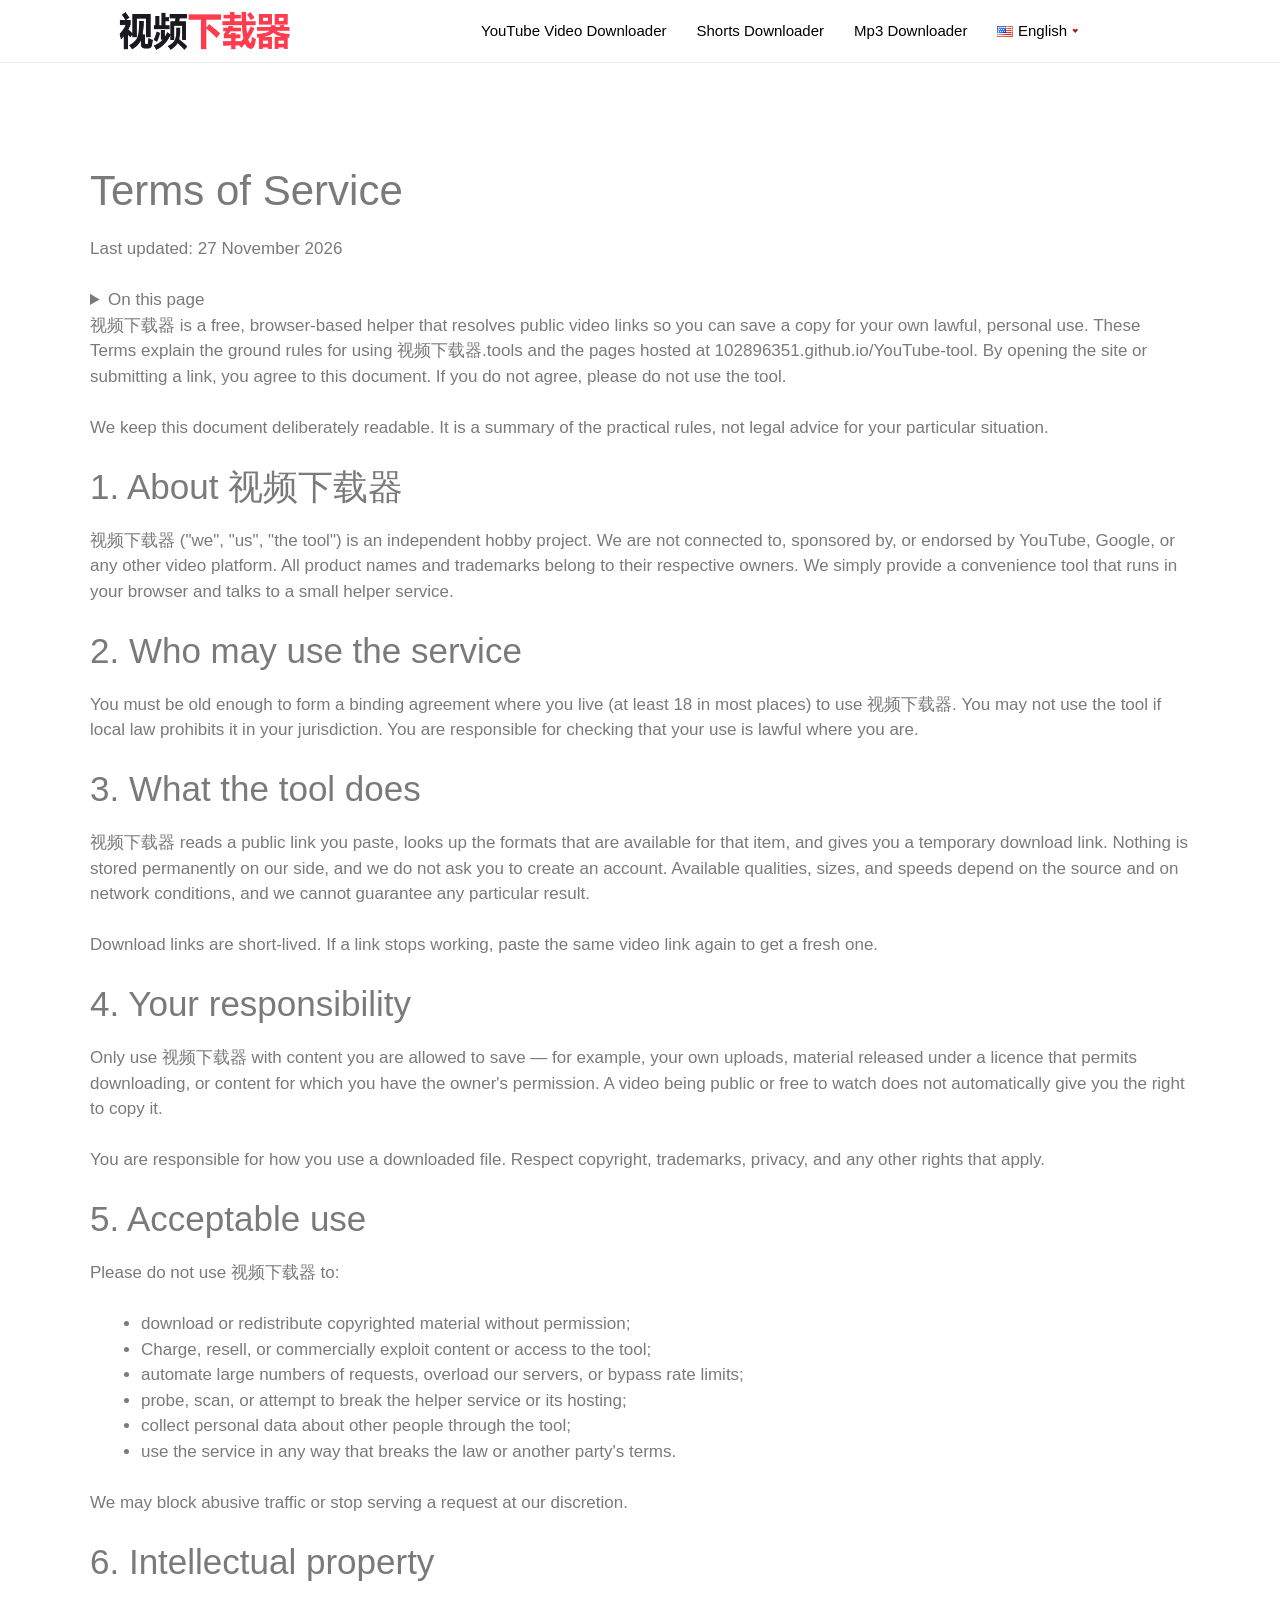
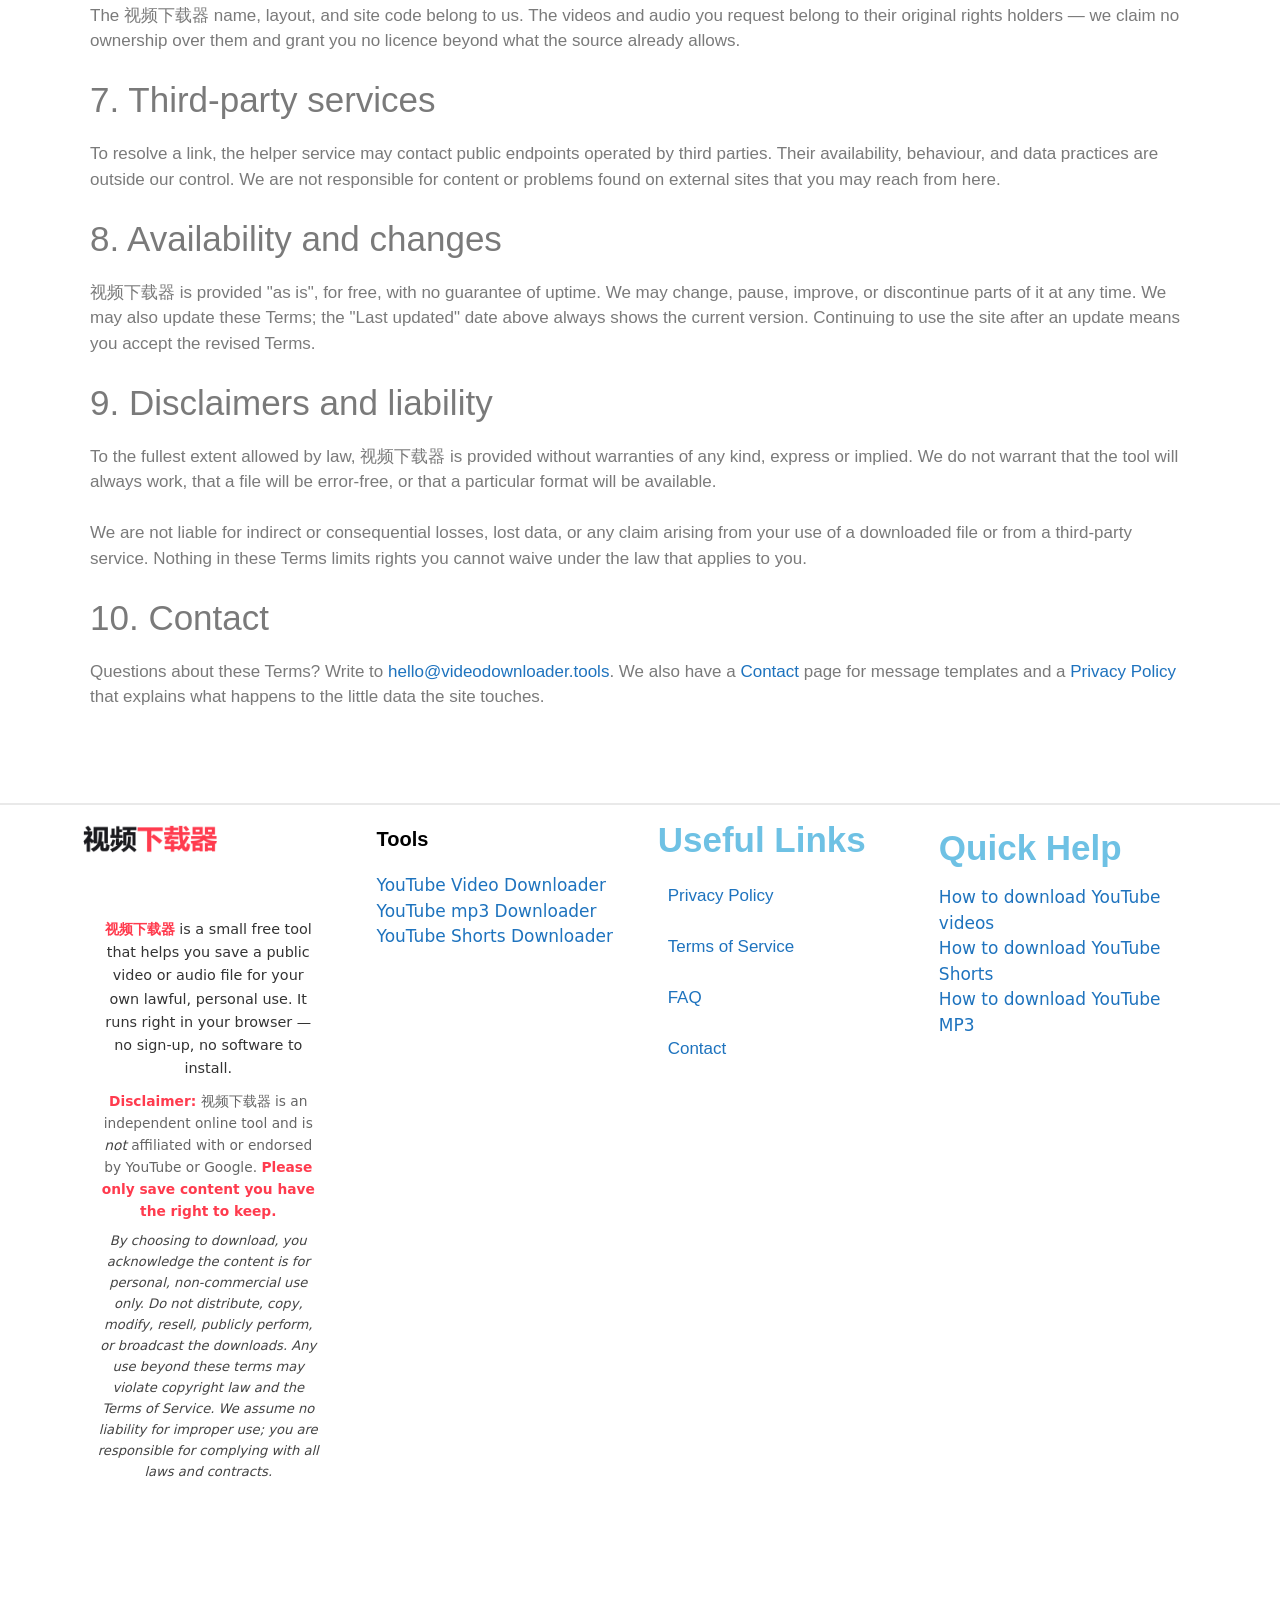
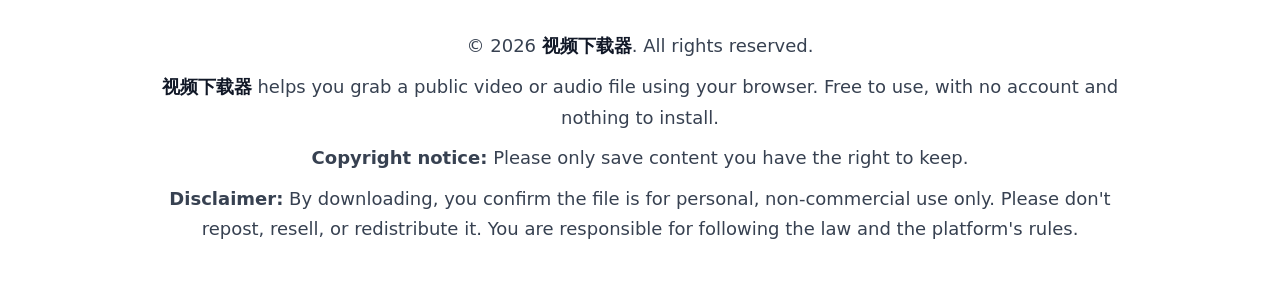
<file: terms/index.html>
<!DOCTYPE html>
<html lang="en-US">
<head>
<meta charset="utf-8"/>
<meta content="noindex, nofollow" name="robots"/>
<meta content="width=device-width, initial-scale=1" name="viewport"/>
<!-- This site is optimized with the Yoast SEO plugin v28.6 - https://yoast.com/product/yoast-seo-wordpress/ -->
<title>Terms of Service - 视频下载器</title>
<meta content="en_US" property="og:locale"/>
<meta content="article" property="og:type"/>
<meta content="Terms of Service - 视频下载器" property="og:title"/>
<meta content="Terms of Service Effective date: 24 October 2026 On this page 1. Eligibility and scope of use 2. What the Service does 3. Your rights and required permissions 4. Prohibited conduct 5. Limited permission to process your request 6. Copyright complaints and other rights concerns 7. 视频下载器’s intellectual property 8. Third-party services, links, and advertising ... Read more" property="og:description"/>
<meta content="index.html" property="og:url"/>
<meta content="视频下载器" property="og:site_name"/>
<meta content="2026-10-23T21:16:50+00:00" property="article:modified_time"/>
<meta content="../wp-content/uploads/2025/10/Screenshot-2025-10-27-at-2.28.49-AM-scaled.png" property="og:image"/>
<meta content="2560" property="og:image:width"/>
<meta content="1422" property="og:image:height"/>
<meta content="image/png" property="og:image:type"/>
<meta content="summary_large_image" name="twitter:card"/>
<meta content="Est. reading time" name="twitter:label1"/>
<meta content="10 minutes" name="twitter:data1"/>
<script class="yoast-schema-graph" type="application/ld+json">{"@context":"https:\/\/schema.org","@graph":[{"@type":"WebPage","@id":"https:\/\/102896351.github.io/YouTube-tool\/terms\/","url":"https:\/\/102896351.github.io/YouTube-tool\/terms\/","name":"Terms of Service - 视频下载器","isPartOf":{"@id":"https:\/\/102896351.github.io/YouTube-tool\/#website"},"datePublished":"2026-10-23T21:14:45+00:00","dateModified":"2026-10-23T21:16:50+00:00","breadcrumb":{"@id":"https:\/\/102896351.github.io/YouTube-tool\/terms\/#breadcrumb"},"inLanguage":"en-US","potentialAction":[{"@type":"ReadAction","target":["https:\/\/102896351.github.io/YouTube-tool\/terms\/"]}]},{"@type":"BreadcrumbList","@id":"https:\/\/102896351.github.io/YouTube-tool\/terms\/#breadcrumb","itemListElement":[{"@type":"ListItem","position":1,"name":"Home","item":"https:\/\/102896351.github.io/YouTube-tool\/"},{"@type":"ListItem","position":2,"name":"Terms of Service"}]},{"@type":"WebSite","@id":"https:\/\/102896351.github.io/YouTube-tool\/#website","url":"https:\/\/102896351.github.io/YouTube-tool\/","name":"视频下载器","description":"Save YouTube videos fast with 视频下载器: paste a link to get MP4 or audio. HD\/4K when available. Private, no login; works on mobile &amp; desktop.","publisher":{"@id":"https:\/\/102896351.github.io/YouTube-tool\/#organization"},"alternateName":"YouTube Downloader","potentialAction":[{"@type":"SearchAction","target":{"@type":"EntryPoint","urlTemplate":"https:\/\/102896351.github.io/YouTube-tool\/?s={search_term_string}"},"query-input":{"@type":"PropertyValueSpecification","valueRequired":true,"valueName":"search_term_string"}}],"inLanguage":"en-US"},{"@type":"Organization","@id":"https:\/\/102896351.github.io/YouTube-tool\/#organization","name":"视频下载器","alternateName":"YouTube Downloader","url":"https:\/\/102896351.github.io/YouTube-tool\/","logo":{"@type":"ImageObject","inLanguage":"en-US","@id":"https:\/\/102896351.github.io/YouTube-tool\/#\/schema\/logo\/image\/","url":"wp-content/uploads\/2025\/10\/vidora-logo.png","contentUrl":"wp-content/uploads\/2025\/10\/vidora-logo.png","width":350,"height":70,"caption":"视频下载器"},"image":{"@id":"https:\/\/102896351.github.io/YouTube-tool\/#\/schema\/logo\/image\/"}}]}</script>
<!-- / Yoast SEO plugin. -->
<style id="wp-img-auto-sizes-contain-inline-css">
img:is([sizes=auto i],[sizes^="auto," i]){contain-intrinsic-size:3000px 1500px}
/*# sourceURL=wp-img-auto-sizes-contain-inline-css */
</style>
<link href="../wp-includes/css/dist/block-library/style.min.css" id="wp-block-library-css" media="all" rel="stylesheet"/>
<style id="classic-theme-styles-inline-css">
/*! This file is auto-generated */
.wp-block-button__link{color:#fff;background-color:#32373c;border-radius:9999px;box-shadow:none;text-decoration:none;padding:calc(.667em + 2px) calc(1.333em + 2px);font-size:1.125em}.wp-block-file__button{background:#32373c;color:#fff;text-decoration:none}
/*# sourceURL=/wp-includes/css/classic-themes.min.css */
</style>
<style id="global-styles-inline-css">
:root{--wp--preset--aspect-ratio--square: 1;--wp--preset--aspect-ratio--4-3: 4/3;--wp--preset--aspect-ratio--3-4: 3/4;--wp--preset--aspect-ratio--3-2: 3/2;--wp--preset--aspect-ratio--2-3: 2/3;--wp--preset--aspect-ratio--16-9: 16/9;--wp--preset--aspect-ratio--9-16: 9/16;--wp--preset--color--black: #000000;--wp--preset--color--cyan-bluish-gray: #abb8c3;--wp--preset--color--white: #ffffff;--wp--preset--color--pale-pink: #f78da7;--wp--preset--color--vivid-red: #cf2e2e;--wp--preset--color--luminous-vivid-orange: #ff6900;--wp--preset--color--luminous-vivid-amber: #fcb900;--wp--preset--color--light-green-cyan: #7bdcb5;--wp--preset--color--vivid-green-cyan: #00d084;--wp--preset--color--pale-cyan-blue: #8ed1fc;--wp--preset--color--vivid-cyan-blue: #0693e3;--wp--preset--color--vivid-purple: #9b51e0;--wp--preset--color--contrast: var(--contrast);--wp--preset--color--contrast-2: var(--contrast-2);--wp--preset--color--contrast-3: var(--contrast-3);--wp--preset--color--base: var(--base);--wp--preset--color--base-2: var(--base-2);--wp--preset--color--base-3: var(--base-3);--wp--preset--color--accent: var(--accent);--wp--preset--gradient--vivid-cyan-blue-to-vivid-purple: linear-gradient(135deg,rgb(6,147,227) 0%,rgb(155,81,224) 100%);--wp--preset--gradient--light-green-cyan-to-vivid-green-cyan: linear-gradient(135deg,rgb(122,220,180) 0%,rgb(0,208,130) 100%);--wp--preset--gradient--luminous-vivid-amber-to-luminous-vivid-orange: linear-gradient(135deg,rgb(252,185,0) 0%,rgb(255,105,0) 100%);--wp--preset--gradient--luminous-vivid-orange-to-vivid-red: linear-gradient(135deg,rgb(255,105,0) 0%,rgb(207,46,46) 100%);--wp--preset--gradient--very-light-gray-to-cyan-bluish-gray: linear-gradient(135deg,rgb(238,238,238) 0%,rgb(169,184,195) 100%);--wp--preset--gradient--cool-to-warm-spectrum: linear-gradient(135deg,rgb(74,234,220) 0%,rgb(151,120,209) 20%,rgb(207,42,186) 40%,rgb(238,44,130) 60%,rgb(251,105,98) 80%,rgb(254,248,76) 100%);--wp--preset--gradient--blush-light-purple: linear-gradient(135deg,rgb(255,206,236) 0%,rgb(152,150,240) 100%);--wp--preset--gradient--blush-bordeaux: linear-gradient(135deg,rgb(254,205,165) 0%,rgb(254,45,45) 50%,rgb(107,0,62) 100%);--wp--preset--gradient--luminous-dusk: linear-gradient(135deg,rgb(255,203,112) 0%,rgb(199,81,192) 50%,rgb(65,88,208) 100%);--wp--preset--gradient--pale-ocean: linear-gradient(135deg,rgb(255,245,203) 0%,rgb(182,227,212) 50%,rgb(51,167,181) 100%);--wp--preset--gradient--electric-grass: linear-gradient(135deg,rgb(202,248,128) 0%,rgb(113,206,126) 100%);--wp--preset--gradient--midnight: linear-gradient(135deg,rgb(2,3,129) 0%,rgb(40,116,252) 100%);--wp--preset--font-size--small: 13px;--wp--preset--font-size--medium: 20px;--wp--preset--font-size--large: 36px;--wp--preset--font-size--x-large: 42px;--wp--preset--spacing--20: 0.44rem;--wp--preset--spacing--30: 0.67rem;--wp--preset--spacing--40: 1rem;--wp--preset--spacing--50: 1.5rem;--wp--preset--spacing--60: 2.25rem;--wp--preset--spacing--70: 3.38rem;--wp--preset--spacing--80: 5.06rem;--wp--preset--shadow--natural: 6px 6px 9px rgba(0, 0, 0, 0.2);--wp--preset--shadow--deep: 12px 12px 50px rgba(0, 0, 0, 0.4);--wp--preset--shadow--sharp: 6px 6px 0px rgba(0, 0, 0, 0.2);--wp--preset--shadow--outlined: 6px 6px 0px -3px rgb(255, 255, 255), 6px 6px rgb(0, 0, 0);--wp--preset--shadow--crisp: 6px 6px 0px rgb(0, 0, 0);}.wp-block-button{--wp--preset--dimension--25: 25%;--wp--preset--dimension--50: 50%;--wp--preset--dimension--75: 75%;--wp--preset--dimension--100: 100%;}:where(body) { margin: 0; }:where(.is-layout-flex){gap: 0.5em;}:where(.is-layout-grid){gap: 0.5em;}body .is-layout-flex{display: flex;}.is-layout-flex{flex-wrap: wrap;align-items: center;}.is-layout-flex > :is(*, div){margin: 0;}body .is-layout-grid{display: grid;}.is-layout-grid > :is(*, div){margin: 0;}body{padding-top: 0px;padding-right: 0px;padding-bottom: 0px;padding-left: 0px;}:root :where(.wp-element-button, .wp-block-button__link){background-color: #32373c;border-width: 0;color: #fff;font-family: inherit;font-size: inherit;font-style: inherit;font-weight: inherit;letter-spacing: inherit;line-height: inherit;padding-top: calc(0.667em + 2px);padding-right: calc(1.333em + 2px);padding-bottom: calc(0.667em + 2px);padding-left: calc(1.333em + 2px);text-decoration: none;text-transform: inherit;}.has-black-color{color: var(--wp--preset--color--black) !important;}.has-cyan-bluish-gray-color{color: var(--wp--preset--color--cyan-bluish-gray) !important;}.has-white-color{color: var(--wp--preset--color--white) !important;}.has-pale-pink-color{color: var(--wp--preset--color--pale-pink) !important;}.has-vivid-red-color{color: var(--wp--preset--color--vivid-red) !important;}.has-luminous-vivid-orange-color{color: var(--wp--preset--color--luminous-vivid-orange) !important;}.has-luminous-vivid-amber-color{color: var(--wp--preset--color--luminous-vivid-amber) !important;}.has-light-green-cyan-color{color: var(--wp--preset--color--light-green-cyan) !important;}.has-vivid-green-cyan-color{color: var(--wp--preset--color--vivid-green-cyan) !important;}.has-pale-cyan-blue-color{color: var(--wp--preset--color--pale-cyan-blue) !important;}.has-vivid-cyan-blue-color{color: var(--wp--preset--color--vivid-cyan-blue) !important;}.has-vivid-purple-color{color: var(--wp--preset--color--vivid-purple) !important;}.has-contrast-color{color: var(--wp--preset--color--contrast) !important;}.has-contrast-2-color{color: var(--wp--preset--color--contrast-2) !important;}.has-contrast-3-color{color: var(--wp--preset--color--contrast-3) !important;}.has-base-color{color: var(--wp--preset--color--base) !important;}.has-base-2-color{color: var(--wp--preset--color--base-2) !important;}.has-base-3-color{color: var(--wp--preset--color--base-3) !important;}.has-accent-color{color: var(--wp--preset--color--accent) !important;}.has-black-background-color{background-color: var(--wp--preset--color--black) !important;}.has-cyan-bluish-gray-background-color{background-color: var(--wp--preset--color--cyan-bluish-gray) !important;}.has-white-background-color{background-color: var(--wp--preset--color--white) !important;}.has-pale-pink-background-color{background-color: var(--wp--preset--color--pale-pink) !important;}.has-vivid-red-background-color{background-color: var(--wp--preset--color--vivid-red) !important;}.has-luminous-vivid-orange-background-color{background-color: var(--wp--preset--color--luminous-vivid-orange) !important;}.has-luminous-vivid-amber-background-color{background-color: var(--wp--preset--color--luminous-vivid-amber) !important;}.has-light-green-cyan-background-color{background-color: var(--wp--preset--color--light-green-cyan) !important;}.has-vivid-green-cyan-background-color{background-color: var(--wp--preset--color--vivid-green-cyan) !important;}.has-pale-cyan-blue-background-color{background-color: var(--wp--preset--color--pale-cyan-blue) !important;}.has-vivid-cyan-blue-background-color{background-color: var(--wp--preset--color--vivid-cyan-blue) !important;}.has-vivid-purple-background-color{background-color: var(--wp--preset--color--vivid-purple) !important;}.has-contrast-background-color{background-color: var(--wp--preset--color--contrast) !important;}.has-contrast-2-background-color{background-color: var(--wp--preset--color--contrast-2) !important;}.has-contrast-3-background-color{background-color: var(--wp--preset--color--contrast-3) !important;}.has-base-background-color{background-color: var(--wp--preset--color--base) !important;}.has-base-2-background-color{background-color: var(--wp--preset--color--base-2) !important;}.has-base-3-background-color{background-color: var(--wp--preset--color--base-3) !important;}.has-accent-background-color{background-color: var(--wp--preset--color--accent) !important;}.has-black-border-color{border-color: var(--wp--preset--color--black) !important;}.has-cyan-bluish-gray-border-color{border-color: var(--wp--preset--color--cyan-bluish-gray) !important;}.has-white-border-color{border-color: var(--wp--preset--color--white) !important;}.has-pale-pink-border-color{border-color: var(--wp--preset--color--pale-pink) !important;}.has-vivid-red-border-color{border-color: var(--wp--preset--color--vivid-red) !important;}.has-luminous-vivid-orange-border-color{border-color: var(--wp--preset--color--luminous-vivid-orange) !important;}.has-luminous-vivid-amber-border-color{border-color: var(--wp--preset--color--luminous-vivid-amber) !important;}.has-light-green-cyan-border-color{border-color: var(--wp--preset--color--light-green-cyan) !important;}.has-vivid-green-cyan-border-color{border-color: var(--wp--preset--color--vivid-green-cyan) !important;}.has-pale-cyan-blue-border-color{border-color: var(--wp--preset--color--pale-cyan-blue) !important;}.has-vivid-cyan-blue-border-color{border-color: var(--wp--preset--color--vivid-cyan-blue) !important;}.has-vivid-purple-border-color{border-color: var(--wp--preset--color--vivid-purple) !important;}.has-contrast-border-color{border-color: var(--wp--preset--color--contrast) !important;}.has-contrast-2-border-color{border-color: var(--wp--preset--color--contrast-2) !important;}.has-contrast-3-border-color{border-color: var(--wp--preset--color--contrast-3) !important;}.has-base-border-color{border-color: var(--wp--preset--color--base) !important;}.has-base-2-border-color{border-color: var(--wp--preset--color--base-2) !important;}.has-base-3-border-color{border-color: var(--wp--preset--color--base-3) !important;}.has-accent-border-color{border-color: var(--wp--preset--color--accent) !important;}.has-vivid-cyan-blue-to-vivid-purple-gradient-background{background: var(--wp--preset--gradient--vivid-cyan-blue-to-vivid-purple) !important;}.has-light-green-cyan-to-vivid-green-cyan-gradient-background{background: var(--wp--preset--gradient--light-green-cyan-to-vivid-green-cyan) !important;}.has-luminous-vivid-amber-to-luminous-vivid-orange-gradient-background{background: var(--wp--preset--gradient--luminous-vivid-amber-to-luminous-vivid-orange) !important;}.has-luminous-vivid-orange-to-vivid-red-gradient-background{background: var(--wp--preset--gradient--luminous-vivid-orange-to-vivid-red) !important;}.has-very-light-gray-to-cyan-bluish-gray-gradient-background{background: var(--wp--preset--gradient--very-light-gray-to-cyan-bluish-gray) !important;}.has-cool-to-warm-spectrum-gradient-background{background: var(--wp--preset--gradient--cool-to-warm-spectrum) !important;}.has-blush-light-purple-gradient-background{background: var(--wp--preset--gradient--blush-light-purple) !important;}.has-blush-bordeaux-gradient-background{background: var(--wp--preset--gradient--blush-bordeaux) !important;}.has-luminous-dusk-gradient-background{background: var(--wp--preset--gradient--luminous-dusk) !important;}.has-pale-ocean-gradient-background{background: var(--wp--preset--gradient--pale-ocean) !important;}.has-electric-grass-gradient-background{background: var(--wp--preset--gradient--electric-grass) !important;}.has-midnight-gradient-background{background: var(--wp--preset--gradient--midnight) !important;}.has-small-font-size{font-size: var(--wp--preset--font-size--small) !important;}.has-medium-font-size{font-size: var(--wp--preset--font-size--medium) !important;}.has-large-font-size{font-size: var(--wp--preset--font-size--large) !important;}.has-x-large-font-size{font-size: var(--wp--preset--font-size--x-large) !important;}
:root :where(.wp-block-icon svg){width: 24px;}
:where(.wp-block-gallery.is-layout-flex){gap: var( --wp--style--gallery-gap-default, var( --gallery-block--gutter-size, var( --wp--style--block-gap, 0.5em ) ) );}:where(.wp-block-gallery.is-layout-grid){gap: var( --wp--style--gallery-gap-default, var( --gallery-block--gutter-size, var( --wp--style--block-gap, 0.5em ) ) );}
:where(.wp-block-latest-posts.is-layout-flex){gap: 1.25em;}:where(.wp-block-latest-posts.is-layout-grid){gap: 1.25em;}
:where(.wp-block-post-template.is-layout-flex){gap: 1.25em;}:where(.wp-block-post-template.is-layout-grid){gap: 1.25em;}
:where(.wp-block-term-template.is-layout-flex){gap: 1.25em;}:where(.wp-block-term-template.is-layout-grid){gap: 1.25em;}
:where(.wp-block-columns.is-layout-flex){gap: 2em;}:where(.wp-block-columns.is-layout-grid){gap: 2em;}
:root :where(.wp-block-pullquote){font-size: 1.5em;line-height: 1.6;}
/*# sourceURL=global-styles-inline-css */
</style>
<link href="../wp-content/plugins/video-downloader 7/assets/css/style.css" id="video-downloader-styles-css" media="all" rel="stylesheet"/>
<link href="../wp-content/themes/generatepress/assets/css/main.min.css" id="generate-style-css" media="all" rel="stylesheet"/>
<style id="generate-style-inline-css">
body{background-color:#ffffff;color:var(--contrast);}a{color:var(--accent);}a{text-decoration:underline;}.entry-title a, .site-branding a, a.button, .wp-block-button__link, .main-navigation a{text-decoration:none;}a:hover, a:focus, a:active{color:var(--contrast);}.wp-block-group__inner-container{max-width:1200px;margin-left:auto;margin-right:auto;}:root{--contrast:#222222;--contrast-2:#575760;--contrast-3:#b2b2be;--base:#f0f0f0;--base-2:#f7f8f9;--base-3:#ffffff;--accent:#1e73be;}:root .has-contrast-color{color:var(--contrast);}:root .has-contrast-background-color{background-color:var(--contrast);}:root .has-contrast-2-color{color:var(--contrast-2);}:root .has-contrast-2-background-color{background-color:var(--contrast-2);}:root .has-contrast-3-color{color:var(--contrast-3);}:root .has-contrast-3-background-color{background-color:var(--contrast-3);}:root .has-base-color{color:var(--base);}:root .has-base-background-color{background-color:var(--base);}:root .has-base-2-color{color:var(--base-2);}:root .has-base-2-background-color{background-color:var(--base-2);}:root .has-base-3-color{color:var(--base-3);}:root .has-base-3-background-color{background-color:var(--base-3);}:root .has-accent-color{color:var(--accent);}:root .has-accent-background-color{background-color:var(--accent);}.top-bar{background-color:#636363;color:#ffffff;}.top-bar a{color:#ffffff;}.top-bar a:hover{color:#303030;}.site-header{background-color:var(--base-3);}.main-title a,.main-title a:hover{color:var(--contrast);}.site-description{color:var(--contrast-2);}.mobile-menu-control-wrapper .menu-toggle,.mobile-menu-control-wrapper .menu-toggle:hover,.mobile-menu-control-wrapper .menu-toggle:focus,.has-inline-mobile-toggle #site-navigation.toggled{background-color:rgba(0, 0, 0, 0.02);}.main-navigation,.main-navigation ul ul{background-color:var(--base-3);}.main-navigation .main-nav ul li a, .main-navigation .menu-toggle, .main-navigation .menu-bar-items{color:var(--contrast);}.main-navigation .main-nav ul li:not([class*="current-menu-"]):hover > a, .main-navigation .main-nav ul li:not([class*="current-menu-"]):focus > a, .main-navigation .main-nav ul li.sfHover:not([class*="current-menu-"]) > a, .main-navigation .menu-bar-item:hover > a, .main-navigation .menu-bar-item.sfHover > a{color:var(--accent);}button.menu-toggle:hover,button.menu-toggle:focus{color:var(--contrast);}.main-navigation .main-nav ul li[class*="current-menu-"] > a{color:var(--accent);}.navigation-search input[type="search"],.navigation-search input[type="search"]:active, .navigation-search input[type="search"]:focus, .main-navigation .main-nav ul li.search-item.active > a, .main-navigation .menu-bar-items .search-item.active > a{color:var(--accent);}.main-navigation ul ul{background-color:var(--base);}.separate-containers .inside-article, .separate-containers .comments-area, .separate-containers .page-header, .one-container .container, .separate-containers .paging-navigation, .inside-page-header{background-color:var(--base-3);}.entry-title a{color:var(--contrast);}.entry-title a:hover{color:var(--contrast-2);}.entry-meta{color:var(--contrast-2);}.sidebar .widget{background-color:var(--base-3);}.footer-widgets{background-color:var(--base-3);}.site-info{background-color:var(--base-3);}input[type="text"],input[type="email"],input[type="url"],input[type="password"],input[type="search"],input[type="tel"],input[type="number"],textarea,select{color:var(--contrast);background-color:var(--base-2);border-color:var(--base);}input[type="text"]:focus,input[type="email"]:focus,input[type="url"]:focus,input[type="password"]:focus,input[type="search"]:focus,input[type="tel"]:focus,input[type="number"]:focus,textarea:focus,select:focus{color:var(--contrast);background-color:var(--base-2);border-color:var(--contrast-3);}button,html input[type="button"],input[type="reset"],input[type="submit"],a.button,a.wp-block-button__link:not(.has-background){color:#ffffff;background-color:#55555e;}button:hover,html input[type="button"]:hover,input[type="reset"]:hover,input[type="submit"]:hover,a.button:hover,button:focus,html input[type="button"]:focus,input[type="reset"]:focus,input[type="submit"]:focus,a.button:focus,a.wp-block-button__link:not(.has-background):active,a.wp-block-button__link:not(.has-background):focus,a.wp-block-button__link:not(.has-background):hover{color:#ffffff;background-color:#3f4047;}a.generate-back-to-top{background-color:rgba( 0,0,0,0.4 );color:#ffffff;}a.generate-back-to-top:hover,a.generate-back-to-top:focus{background-color:rgba( 0,0,0,0.6 );color:#ffffff;}:root{--gp-search-modal-bg-color:var(--base-3);--gp-search-modal-text-color:var(--contrast);--gp-search-modal-overlay-bg-color:rgba(0,0,0,0.2);}@media (max-width:768px){.main-navigation .menu-bar-item:hover > a, .main-navigation .menu-bar-item.sfHover > a{background:none;color:var(--contrast);}}.nav-below-header .main-navigation .inside-navigation.grid-container, .nav-above-header .main-navigation .inside-navigation.grid-container{padding:0px 20px 0px 20px;}.site-main .wp-block-group__inner-container{padding:40px;}.separate-containers .paging-navigation{padding-top:20px;padding-bottom:20px;}.entry-content .alignwide, body:not(.no-sidebar) .entry-content .alignfull{margin-left:-40px;width:calc(100% + 80px);max-width:calc(100% + 80px);}.rtl .menu-item-has-children .dropdown-menu-toggle{padding-left:20px;}.rtl .main-navigation .main-nav ul li.menu-item-has-children > a{padding-right:20px;}@media (max-width:768px){.separate-containers .inside-article, .separate-containers .comments-area, .separate-containers .page-header, .separate-containers .paging-navigation, .one-container .site-content, .inside-page-header{padding:30px;}.site-main .wp-block-group__inner-container{padding:30px;}.inside-top-bar{padding-right:30px;padding-left:30px;}.inside-header{padding-right:30px;padding-left:30px;}.widget-area .widget{padding-top:30px;padding-right:30px;padding-bottom:30px;padding-left:30px;}.footer-widgets-container{padding-top:30px;padding-right:30px;padding-bottom:30px;padding-left:30px;}.inside-site-info{padding-right:30px;padding-left:30px;}.entry-content .alignwide, body:not(.no-sidebar) .entry-content .alignfull{margin-left:-30px;width:calc(100% + 60px);max-width:calc(100% + 60px);}.one-container .site-main .paging-navigation{margin-bottom:20px;}}/* End cached CSS */.is-right-sidebar{width:30%;}.is-left-sidebar{width:30%;}.site-content .content-area{width:100%;}@media (max-width:768px){.main-navigation .menu-toggle,.sidebar-nav-mobile:not(#sticky-placeholder){display:block;}.main-navigation ul,.gen-sidebar-nav,.main-navigation:not(.slideout-navigation):not(.toggled) .main-nav > ul,.has-inline-mobile-toggle #site-navigation .inside-navigation > *:not(.navigation-search):not(.main-nav){display:none;}.nav-align-right .inside-navigation,.nav-align-center .inside-navigation{justify-content:space-between;}.has-inline-mobile-toggle .mobile-menu-control-wrapper{display:flex;flex-wrap:wrap;}.has-inline-mobile-toggle .inside-header{flex-direction:row;text-align:left;flex-wrap:wrap;}.has-inline-mobile-toggle .header-widget,.has-inline-mobile-toggle #site-navigation{flex-basis:100%;}.nav-float-left .has-inline-mobile-toggle #site-navigation{order:10;}}
.elementor-template-full-width .site-content{display:block;}
/*# sourceURL=generate-style-inline-css */
</style>
<link href="../wp-content/plugins/elementor/assets/css/frontend.min.css" id="elementor-frontend-css" media="all" rel="stylesheet"/>
<link href="../wp-content/uploads/elementor/css/post-1378.css" id="elementor-post-1378-css" media="all" rel="stylesheet"/>
<link href="../wp-content/uploads/elementor/css/post-47.css" id="elementor-post-47-css" media="all" rel="stylesheet"/>
<link href="../wp-content/plugins/elementor/assets/css/widget-image.min.css" id="widget-image-css" media="all" rel="stylesheet"/>
<link href="../wp-content/plugins/elementskit-lite/widgets/init/assets/css/common.css" id="ekit-widget-common-css" media="all" rel="stylesheet"/>
<link href="../wp-content/plugins/elementskit-lite/widgets/init/assets/css/nav-menu.css" id="ekit-nav-menu-css" media="all" rel="stylesheet"/>
<link href="../wp-content/uploads/elementor/css/post-77.css" id="elementor-post-77-css" media="all" rel="stylesheet"/>
<link href="../wp-content/plugins/elementor/assets/css/widget-heading.min.css" id="widget-heading-css" media="all" rel="stylesheet"/>
<link href="../wp-content/uploads/elementor/css/post-24.css" id="elementor-post-24-css" media="all" rel="stylesheet"/>
<link href="../wp-content/plugins/elementskit-lite/widgets/init/assets/css/header-search.css" id="ekit-header-search-css" media="all" rel="stylesheet"/>
<link href="../wp-content/plugins/elementskit-lite/widgets/init/assets/css/header-offcanvas.css" id="ekit-header-offcanvas-css" media="all" rel="stylesheet"/>
<link href="../wp-content/plugins/elementskit-lite/widgets/init/assets/css/header-info.css" id="ekit-header-info-css" media="all" rel="stylesheet"/>
<script type="text/javascript">
		var elementskit = {
			resturl: '',
		}

		</script><script id="jquery-core-js" src="../wp-includes/js/jquery/jquery.min.js"></script>
<script id="jquery-migrate-js" src="../wp-includes/js/jquery/jquery-migrate.min.js"></script>
<style>
				.e-con.e-parent:nth-of-type(n+4):not(.e-lazyloaded):not(.e-no-lazyload),
				.e-con.e-parent:nth-of-type(n+4):not(.e-lazyloaded):not(.e-no-lazyload) * {
					background-image: none !important;
				}
				@media screen and (max-height: 1024px) {
					.e-con.e-parent:nth-of-type(n+3):not(.e-lazyloaded):not(.e-no-lazyload),
					.e-con.e-parent:nth-of-type(n+3):not(.e-lazyloaded):not(.e-no-lazyload) * {
						background-image: none !important;
					}
				}
				@media screen and (max-height: 640px) {
					.e-con.e-parent:nth-of-type(n+2):not(.e-lazyloaded):not(.e-no-lazyload),
					.e-con.e-parent:nth-of-type(n+2):not(.e-lazyloaded):not(.e-no-lazyload) * {
						background-image: none !important;
					}
				}
			</style>
<link href="../wp-content/uploads/2025/10/vidora-150x150.jpg?v=20261127h" rel="icon" sizes="32x32"/>
<link href="../wp-content/uploads/2025/10/vidora-300x300.jpg?v=20261127h" rel="icon" sizes="192x192"/>
<link href="../wp-content/uploads/2025/10/vidora-300x300.jpg?v=20261127h" rel="apple-touch-icon"/>
<meta content="../wp-content/uploads/2025/10/vidora-300x300.jpg?v=20261127h" name="msapplication-TileImage"/>
<style id="vidora-menu-arrow">.elementskit-submenu-indicator::before{content:"";display:inline-block;width:.4em;height:.4em;border-right:2px solid currentColor;border-bottom:2px solid currentColor;transform:rotate(45deg);vertical-align:.2em}</style><meta content="notranslate" name="google"/>
<meta content="视频下载器" name="author"/>
<style id="wp-custom-css">
/* Mobile-only overflow / side margin fix */
@media (max-width: 768px) {
  html,
  body {
    max-width: 100% !important;
    overflow-x: hidden !important;
  }

  .ytx-hero,
  .ytx-hero.alignfull,
  .entry-content > .ytx-hero.alignfull,
  .wp-block-post-content > .ytx-hero.alignfull {
    width: 100% !important;
    max-width: 100% !important;
    margin-left: 0 !important;
    margin-right: 0 !important;
    left: auto !important;
    right: auto !important;
    overflow-x: hidden !important;
    box-sizing: border-box !important;
  }

  .ytx-hero *,
  .ytx-hero *::before,
  .ytx-hero *::after {
    box-sizing: border-box !important;
  }

  .ytx-container {
    width: 100% !important;
    max-width: 100% !important;
    padding-left: 12px !important;
    padding-right: 12px !important;
    margin-left: auto !important;
    margin-right: auto !important;
    box-sizing: border-box !important;
  }

  .ytx-form,
  .ytx-input-shell,
  .ytx-input-wrap,
  .ytx-input,
  .ytx-submit-btn,
  .ytx-feature-row,
  .ytx-steps {
    width: 100% !important;
    max-width: 100% !important;
    min-width: 0 !important;
    box-sizing: border-box !important;
  }

  .ytx-feature-row,
  .ytx-steps {
    padding-left: 0 !important;
    padding-right: 0 !important;
    margin-left: 0 !important;
    margin-right: 0 !important;
    overflow-x: hidden !important;
  }

  .ytx-input-tools {
    flex-shrink: 0 !important;
  }
}
</style>
</head>
<body class="wp-singular page-template-default page page-id-1378 wp-embed-responsive wp-theme-generatepress no-sidebar nav-float-right separate-containers header-aligned-left dropdown-hover elementor-default elementor-kit-24 elementor-page elementor-page-1378" itemscope="" itemtype="https://schema.org/WebPage">
<a class="screen-reader-text skip-link" href="#content" title="Skip to content">Skip to content</a><div class="ekit-template-content-markup ekit-template-content-header"> <div class="elementor elementor-47" data-elementor-id="47" data-elementor-type="wp-post">
<div class="elementor-element elementor-element-562c9b0b e-flex e-con-boxed e-con e-parent" data-e-type="container" data-element_type="container" data-id="562c9b0b">
<div class="e-con-inner">
<div class="elementor-element elementor-element-4b2767c2 e-con-full e-flex e-con e-child" data-e-type="container" data-element_type="container" data-id="4b2767c2">
<div class="elementor-element elementor-element-7ab31388 e-con-full e-flex e-con e-child" data-e-type="container" data-element_type="container" data-id="7ab31388">
<div class="elementor-element elementor-element-3c184773 elementor-widget elementor-widget-image" data-e-type="widget" data-element_type="widget" data-id="3c184773" data-widget_type="image.default">
<a href="https://102896351.github.io/YouTube-tool/">
<img alt="视频下载器" class="attachment-large size-large wp-image-51" height="70" sizes="(max-width: 350px) 100vw, 350px" src="../wp-content/uploads/2025/10/vidora-logo.png?v=20261127h" srcset="../wp-content/uploads/2025/10/vidora-logo.png?v=20261127h 350w, ../wp-content/uploads/2025/10/vidora-logo-300x60.png?v=20261127h 300w" width="350"/> </a>
</div>
</div>
<div class="elementor-element elementor-element-7c159476 e-con-full e-flex e-con e-child" data-e-type="container" data-element_type="container" data-id="7c159476">
<div class="elementor-element elementor-element-3cd52bba elementor-widget elementor-widget-ekit-nav-menu" data-e-type="widget" data-element_type="widget" data-id="3cd52bba" data-widget_type="ekit-nav-menu.default">
<div class="elementor-widget-container">
<nav aria-label="enhead" class="ekit-wid-con ekit_menu_responsive_tablet" data-close-on-anchor="no" data-hamburger-icon="" data-hamburger-icon-type="icon" data-responsive-breakpoint="1024">
<button aria-controls="ekit-megamenu-enhead" aria-expanded="false" aria-label="Menu" class="elementskit-menu-hamburger elementskit-menu-toggler" type="button">
<span class="elementskit-menu-hamburger-icon"></span><span class="elementskit-menu-hamburger-icon"></span><span class="elementskit-menu-hamburger-icon"></span>
</button>
<div class="elementskit-menu-container elementskit-menu-offcanvas-elements elementskit-navbar-nav-default ekit-nav-menu-one-page-no ekit-nav-dropdown-hover" id="ekit-megamenu-enhead"><ul class="elementskit-navbar-nav elementskit-menu-po-right submenu-click-on-icon" id="menu-enhead"><li class="menu-item menu-item-type-post_type menu-item-object-page menu-item-home menu-item-118 nav-item elementskit-mobile-builder-content" data-vertical-menu="750px" id="menu-item-118"><a class="ekit-menu-nav-link" href="https://102896351.github.io/YouTube-tool/">YouTube Video Downloader</a></li>
<li class="menu-item menu-item-type-post_type menu-item-object-page menu-item-122 nav-item elementskit-mobile-builder-content" data-vertical-menu="750px" id="menu-item-122"><a class="ekit-menu-nav-link" href="https://102896351.github.io/YouTube-tool/shorts.html">Shorts Downloader</a></li>
<li class="menu-item menu-item-type-post_type menu-item-object-page menu-item-121 nav-item elementskit-mobile-builder-content" data-vertical-menu="750px" id="menu-item-121"><a class="ekit-menu-nav-link" href="https://102896351.github.io/YouTube-tool/mp3.html">mp3 Downloader</a></li>
<li class="pll-parent-menu-item menu-item menu-item-type-custom menu-item-object-custom current-menu-parent menu-item-has-children menu-item-156 nav-item elementskit-dropdown-has relative_position elementskit-dropdown-menu-default_width elementskit-mobile-builder-content" data-vertical-menu="750px" id="menu-item-156"><a aria-controls="ekit-submenu-156" aria-expanded="false" aria-haspopup="true" class="ekit-menu-nav-link ekit-menu-dropdown-toggle" href="#pll_switcher"><img alt="" height="11" src="[data-uri]" style="width: 16px; height: 11px;" width="16"/><span style="margin-left:0.3em;">English</span><i aria-hidden="true" class="icon icon-down-arrow1 elementskit-submenu-indicator"></i></a>
<ul class="elementskit-dropdown elementskit-submenu-panel" id="ekit-submenu-156">
<li class="lang-item lang-item-6 lang-item-en current-lang lang-item-first menu-item menu-item-type-custom menu-item-object-custom menu-item-156-en nav-item elementskit-mobile-builder-content" data-vertical-menu="750px" id="menu-item-156-en"><a class="lang-item dropdown-item" href="index.html" hreflang="en-US" lang="en-US"><img alt="" height="11" src="[data-uri]" style="width: 16px; height: 11px;" width="16"/><span style="margin-left:0.3em;">English</span></a> </li><li class="lang-item lang-item-9 lang-item-vi no-translation menu-item menu-item-type-custom menu-item-object-custom menu-item-156-vi nav-item elementskit-mobile-builder-content" data-vertical-menu="750px" id="menu-item-156-vi"><a class="lang-item dropdown-item" href="https://102896351.github.io/YouTube-tool/?lang=vi" hreflang="vi" lang="vi"><img alt="" height="11" src="[data-uri]" style="width: 16px; height: 11px;" width="16"/><span style="margin-left:0.3em;">Tiếng Việt</span></a> </li><li class="lang-item lang-item-13 lang-item-es no-translation menu-item menu-item-type-custom menu-item-object-custom menu-item-156-es nav-item elementskit-mobile-builder-content" data-vertical-menu="750px" id="menu-item-156-es"><a class="lang-item dropdown-item" href="https://102896351.github.io/YouTube-tool/?lang=es" hreflang="es-ES" lang="es-ES"><img alt="" height="11" src="[data-uri]" style="width: 16px; height: 11px;" width="16"/><span style="margin-left:0.3em;">Español</span></a> </li><li class="lang-item lang-item-17 lang-item-de no-translation menu-item menu-item-type-custom menu-item-object-custom menu-item-156-de nav-item elementskit-mobile-builder-content" data-vertical-menu="750px" id="menu-item-156-de"><a class="lang-item dropdown-item" href="https://102896351.github.io/YouTube-tool/?lang=de" hreflang="de-DE" lang="de-DE"><img alt="" height="11" src="[data-uri]" style="width: 16px; height: 11px;" width="16"/><span style="margin-left:0.3em;">Deutsch</span></a> </li><li class="lang-item lang-item-21 lang-item-hu no-translation menu-item menu-item-type-custom menu-item-object-custom menu-item-156-hu nav-item elementskit-mobile-builder-content" data-vertical-menu="750px" id="menu-item-156-hu"><a class="lang-item dropdown-item" href="https://102896351.github.io/YouTube-tool/?lang=hu" hreflang="hu-HU" lang="hu-HU"><img alt="" height="11" src="[data-uri]" style="width: 16px; height: 11px;" width="16"/><span style="margin-left:0.3em;">Magyar</span></a> </li><li class="lang-item lang-item-25 lang-item-nl no-translation menu-item menu-item-type-custom menu-item-object-custom menu-item-156-nl nav-item elementskit-mobile-builder-content" data-vertical-menu="750px" id="menu-item-156-nl"><a class="lang-item dropdown-item" href="https://102896351.github.io/YouTube-tool/?lang=nl" hreflang="nl-NL" lang="nl-NL"><img alt="" height="11" src="[data-uri]" style="width: 16px; height: 11px;" width="16"/><span style="margin-left:0.3em;">Nederlands</span></a> </li><li class="lang-item lang-item-29 lang-item-pt no-translation menu-item menu-item-type-custom menu-item-object-custom menu-item-156-pt nav-item elementskit-mobile-builder-content" data-vertical-menu="750px" id="menu-item-156-pt"><a class="lang-item dropdown-item" href="https://102896351.github.io/YouTube-tool/?lang=pt" hreflang="pt-PT" lang="pt-PT"><img alt="" height="11" src="[data-uri]" style="width: 16px; height: 11px;" width="16"/><span style="margin-left:0.3em;">Português</span></a> </li><li class="lang-item lang-item-33 lang-item-tr no-translation menu-item menu-item-type-custom menu-item-object-custom menu-item-156-tr nav-item elementskit-mobile-builder-content" data-vertical-menu="750px" id="menu-item-156-tr"><a class="lang-item dropdown-item" href="https://102896351.github.io/YouTube-tool/?lang=tr" hreflang="tr-TR" lang="tr-TR"><img alt="" height="11" src="[data-uri]" style="width: 16px; height: 11px;" width="16"/><span style="margin-left:0.3em;">Türkçe</span></a> </li><li class="lang-item lang-item-37 lang-item-uk no-translation menu-item menu-item-type-custom menu-item-object-custom menu-item-156-uk nav-item elementskit-mobile-builder-content" data-vertical-menu="750px" id="menu-item-156-uk"><a class="lang-item dropdown-item" href="https://102896351.github.io/YouTube-tool/?lang=uk" hreflang="uk" lang="uk"><img alt="" height="11" src="[data-uri]" style="width: 16px; height: 11px;" width="16"/><span style="margin-left:0.3em;">Українська</span></a> </li><li class="lang-item lang-item-41 lang-item-ar no-translation menu-item menu-item-type-custom menu-item-object-custom menu-item-156-ar nav-item elementskit-mobile-builder-content" data-vertical-menu="750px" id="menu-item-156-ar"><a class="lang-item dropdown-item" href="https://102896351.github.io/YouTube-tool/?lang=ar" hreflang="ar" lang="ar"><img alt="" height="11" src="[data-uri]" style="width: 16px; height: 11px;" width="16"/><span style="margin-left:0.3em;">العربية</span></a> </li><li class="lang-item lang-item-45 lang-item-ja no-translation menu-item menu-item-type-custom menu-item-object-custom menu-item-156-ja nav-item elementskit-mobile-builder-content" data-vertical-menu="750px" id="menu-item-156-ja"><a class="lang-item dropdown-item" href="https://102896351.github.io/YouTube-tool/?lang=ja" hreflang="ja" lang="ja"><img alt="" height="11" src="[data-uri]" style="width: 16px; height: 11px;" width="16"/><span style="margin-left:0.3em;">日本語</span></a> </li><li class="lang-item lang-item-49 lang-item-ro no-translation menu-item menu-item-type-custom menu-item-object-custom menu-item-156-ro nav-item elementskit-mobile-builder-content" data-vertical-menu="750px" id="menu-item-156-ro"><a class="lang-item dropdown-item" href="https://102896351.github.io/YouTube-tool/?lang=ro" hreflang="ro-RO" lang="ro-RO"><img alt="" height="11" src="[data-uri]" style="width: 16px; height: 11px;" width="16"/><span style="margin-left:0.3em;">Română</span></a> </li><li class="lang-item lang-item-53 lang-item-id no-translation menu-item menu-item-type-custom menu-item-object-custom menu-item-156-id nav-item elementskit-mobile-builder-content" data-vertical-menu="750px" id="menu-item-156-id"><a class="lang-item dropdown-item" href="https://102896351.github.io/YouTube-tool/?lang=id" hreflang="id-ID" lang="id-ID"><img alt="" height="11" src="[data-uri]" style="width: 16px; height: 11px;" width="16"/><span style="margin-left:0.3em;">Bahasa Indonesia</span></a> </li><li class="lang-item lang-item-57 lang-item-cs no-translation menu-item menu-item-type-custom menu-item-object-custom menu-item-156-cs nav-item elementskit-mobile-builder-content" data-vertical-menu="750px" id="menu-item-156-cs"><a class="lang-item dropdown-item" href="https://102896351.github.io/YouTube-tool/?lang=cs" hreflang="cs-CZ" lang="cs-CZ"><img alt="" height="11" src="[data-uri]" style="width: 16px; height: 11px;" width="16"/><span style="margin-left:0.3em;">Čeština</span></a> </li><li class="lang-item lang-item-61 lang-item-fr no-translation menu-item menu-item-type-custom menu-item-object-custom menu-item-156-fr nav-item elementskit-mobile-builder-content" data-vertical-menu="750px" id="menu-item-156-fr"><a class="lang-item dropdown-item" href="https://102896351.github.io/YouTube-tool/?lang=fr" hreflang="fr-FR" lang="fr-FR"><img alt="" height="11" src="[data-uri]" style="width: 16px; height: 11px;" width="16"/><span style="margin-left:0.3em;">Français</span></a> </li><li class="lang-item lang-item-65 lang-item-it no-translation menu-item menu-item-type-custom menu-item-object-custom menu-item-156-it nav-item elementskit-mobile-builder-content" data-vertical-menu="750px" id="menu-item-156-it"><a class="lang-item dropdown-item" href="https://102896351.github.io/YouTube-tool/?lang=it" hreflang="it-IT" lang="it-IT"><img alt="" height="11" src="[data-uri]" style="width: 16px; height: 11px;" width="16"/><span style="margin-left:0.3em;">Italiano</span></a> </li><li class="lang-item lang-item-69 lang-item-ms no-translation menu-item menu-item-type-custom menu-item-object-custom menu-item-156-ms nav-item elementskit-mobile-builder-content" data-vertical-menu="750px" id="menu-item-156-ms"><a class="lang-item dropdown-item" href="https://102896351.github.io/YouTube-tool/?lang=ms" hreflang="ms-MY" lang="ms-MY"><img alt="" height="11" src="[data-uri]" style="width: 16px; height: 11px;" width="16"/><span style="margin-left:0.3em;">Bahasa Melayu</span></a> </li><li class="lang-item lang-item-73 lang-item-pl no-translation menu-item menu-item-type-custom menu-item-object-custom menu-item-156-pl nav-item elementskit-mobile-builder-content" data-vertical-menu="750px" id="menu-item-156-pl"><a class="lang-item dropdown-item" href="https://102896351.github.io/YouTube-tool/?lang=pl" hreflang="pl-PL" lang="pl-PL"><img alt="" height="11" src="[data-uri]" style="width: 16px; height: 11px;" width="16"/><span style="margin-left:0.3em;">Polski</span></a> </li><li class="lang-item lang-item-77 lang-item-th no-translation menu-item menu-item-type-custom menu-item-object-custom menu-item-156-th nav-item elementskit-mobile-builder-content" data-vertical-menu="750px" id="menu-item-156-th"><a class="lang-item dropdown-item" href="https://102896351.github.io/YouTube-tool/?lang=th" hreflang="th" lang="th"><img alt="" height="11" src="[data-uri]" style="width: 16px; height: 11px;" width="16"/><span style="margin-left:0.3em;">ไทย</span></a> </li><li class="lang-item lang-item-81 lang-item-el no-translation menu-item menu-item-type-custom menu-item-object-custom menu-item-156-el nav-item elementskit-mobile-builder-content" data-vertical-menu="750px" id="menu-item-156-el"><a class="lang-item dropdown-item" href="https://102896351.github.io/YouTube-tool/?lang=el" hreflang="el" lang="el"><img alt="" height="11" src="[data-uri]" style="width: 16px; height: 11px;" width="16"/><span style="margin-left:0.3em;">Ελληνικά</span></a> </li><li class="lang-item lang-item-85 lang-item-ru no-translation menu-item menu-item-type-custom menu-item-object-custom menu-item-156-ru nav-item elementskit-mobile-builder-content" data-vertical-menu="750px" id="menu-item-156-ru"><a class="lang-item dropdown-item" href="https://102896351.github.io/YouTube-tool/?lang=ru" hreflang="ru-RU" lang="ru-RU"><img alt="" height="11" src="[data-uri]" style="width: 16px; height: 11px;" width="16"/><span style="margin-left:0.3em;">Русский</span></a> </li><li class="lang-item lang-item-89 lang-item-ko no-translation menu-item menu-item-type-custom menu-item-object-custom menu-item-156-ko nav-item elementskit-mobile-builder-content" data-vertical-menu="750px" id="menu-item-156-ko"><a class="lang-item dropdown-item" href="https://102896351.github.io/YouTube-tool/?lang=ko" hreflang="ko-KR" lang="ko-KR"><img alt="" height="11" src="[data-uri]" style="width: 16px; height: 11px;" width="16"/><span style="margin-left:0.3em;">한국어</span></a> </li><li class="lang-item lang-item-93 lang-item-jv no-translation menu-item menu-item-type-custom menu-item-object-custom menu-item-156-jv nav-item elementskit-mobile-builder-content" data-vertical-menu="750px" id="menu-item-156-jv"><a class="lang-item dropdown-item" href="https://102896351.github.io/YouTube-tool/?lang=jv" hreflang="jv-ID" lang="jv-ID"><img alt="" height="11" src="[data-uri]" style="width: 16px; height: 11px;" width="16"/><span style="margin-left:0.3em;">Basa Jawa</span></a> </li><li class="lang-item lang-item-97 lang-item-hi no-translation menu-item menu-item-type-custom menu-item-object-custom menu-item-156-hi nav-item elementskit-mobile-builder-content" data-vertical-menu="750px" id="menu-item-156-hi"><a class="lang-item dropdown-item" href="https://102896351.github.io/YouTube-tool/?lang=hi" hreflang="hi-IN" lang="hi-IN"><img alt="" height="11" src="[data-uri]" style="width: 16px; height: 11px;" width="16"/><span style="margin-left:0.3em;">हिन्दी</span></a> </li><li class="lang-item lang-item-101 lang-item-sk no-translation menu-item menu-item-type-custom menu-item-object-custom menu-item-156-sk nav-item elementskit-mobile-builder-content" data-vertical-menu="750px" id="menu-item-156-sk"><a class="lang-item dropdown-item" href="https://102896351.github.io/YouTube-tool/?lang=sk" hreflang="sk-SK" lang="sk-SK"><img alt="" height="11" src="[data-uri]" style="width: 16px; height: 11px;" width="16"/><span style="margin-left:0.3em;">Slovenčina</span></a> </li><li class="lang-item lang-item-105 lang-item-zh no-translation menu-item menu-item-type-custom menu-item-object-custom menu-item-156-zh nav-item elementskit-mobile-builder-content" data-vertical-menu="750px" id="menu-item-156-zh"><a class="lang-item dropdown-item" href="https://102896351.github.io/YouTube-tool/?lang=zh" hreflang="zh-CN" lang="zh-CN"><img alt="" height="11" src="[data-uri]" style="width: 16px; height: 11px;" width="16"/><span style="margin-left:0.3em;">中文 (中国)</span></a> </li><li class="lang-item lang-item-109 lang-item-bn no-translation menu-item menu-item-type-custom menu-item-object-custom menu-item-156-bn nav-item elementskit-mobile-builder-content" data-vertical-menu="750px" id="menu-item-156-bn"><a class="lang-item dropdown-item" href="https://102896351.github.io/YouTube-tool/?lang=bn" hreflang="bn-BD" lang="bn-BD"><img alt="" height="11" src="[data-uri]" style="width: 16px; height: 11px;" width="16"/><span style="margin-left:0.3em;">বাংলা</span></a> </li><li class="lang-item lang-item-113 lang-item-ur no-translation menu-item menu-item-type-custom menu-item-object-custom menu-item-156-ur nav-item elementskit-mobile-builder-content" data-vertical-menu="750px" id="menu-item-156-ur"><a class="lang-item dropdown-item" href="https://102896351.github.io/YouTube-tool/?lang=ur" hreflang="ur" lang="ur"><img alt="" height="11" src="[data-uri]" style="width: 16px; height: 11px;" width="16"/><span style="margin-left:0.3em;">اردو</span></a> </li><li class="lang-item lang-item-117 lang-item-fa no-translation menu-item menu-item-type-custom menu-item-object-custom menu-item-156-fa nav-item elementskit-mobile-builder-content" data-vertical-menu="750px" id="menu-item-156-fa"><a class="lang-item dropdown-item" href="https://102896351.github.io/YouTube-tool/?lang=fa" hreflang="fa-IR" lang="fa-IR"><img alt="" height="11" src="[data-uri]" style="width: 16px; height: 11px;" width="16"/><span style="margin-left:0.3em;">فارسی</span></a> </li><li class="lang-item lang-item-121 lang-item-sw no-translation menu-item menu-item-type-custom menu-item-object-custom menu-item-156-sw nav-item elementskit-mobile-builder-content" data-vertical-menu="750px" id="menu-item-156-sw"><a class="lang-item dropdown-item" href="https://102896351.github.io/YouTube-tool/?lang=sw" hreflang="sw" lang="sw"><img alt="" height="11" src="[data-uri]" style="width: 16px; height: 11px;" width="16"/><span style="margin-left:0.3em;">Kiswahili</span></a> </li><li class="lang-item lang-item-125 lang-item-tl no-translation menu-item menu-item-type-custom menu-item-object-custom menu-item-156-tl nav-item elementskit-mobile-builder-content" data-vertical-menu="750px" id="menu-item-156-tl"><a class="lang-item dropdown-item" href="https://102896351.github.io/YouTube-tool/?lang=tl" hreflang="tl" lang="tl"><img alt="" height="11" src="[data-uri]" style="width: 16px; height: 11px;" width="16"/><span style="margin-left:0.3em;">Tagalog</span></a></li></ul>
</li>
</ul><div class="elementskit-nav-identity-panel"><button class="elementskit-menu-close elementskit-menu-toggler" type="button">X</button></div></div>
<div class="elementskit-menu-overlay elementskit-menu-offcanvas-elements elementskit-menu-toggler ekit-nav-menu--overlay"></div> </nav>
</div>
</div>
</div>
</div>
</div>
</div>
</div>
</div>
<div class="site grid-container container hfeed" id="page">
<div class="site-content" id="content">
<div class="content-area" id="primary">
<main class="site-main" id="main">
<article class="post-1378 page type-page status-publish" id="post-1378" itemscope="" itemtype="https://schema.org/CreativeWork">
<div class="inside-article">
<header class="entry-header">
<h1 class="entry-title" itemprop="headline">Terms of Service</h1> </header>
<div class="entry-content" itemprop="text">
<div class="elementor elementor-1378" data-elementor-id="1378" data-elementor-type="wp-page">
<div class="elementor-element elementor-element-2a8010b9 e-flex e-con-boxed e-con e-parent" data-e-type="container" data-element_type="container" data-id="2a8010b9">
<div class="e-con-inner">
<div class="elementor-element elementor-element-cfa34e0 elementor-widget elementor-widget-text-editor" data-e-type="widget" data-element_type="widget" data-id="cfa34e0" data-widget_type="text-editor.default">
<!-- 视频下载器: Terms of Service — content only -->
<style>
.vidora-legal{--sl-primary:#E41E2B;--sl-hover:#B71721;--sl-text:#0e1012;--sl-subtle:#2b3136;--sl-muted:#5a6168;--sl-border:#e6ebf2;--sl-wash:rgba(228,30,43,.06);box-sizing:border-box;max-width:1100px;margin:0 auto;padding:24px 14px;color:var(--sl-text);background:radial-gradient(900px 360px at 50% 0,rgba(228,30,43,.035),transparent 70%),#fff;font-family:ui-sans-serif,system-ui,-apple-system,"Segoe UI",Roboto,Arial,sans-serif;font-size:1rem;line-height:1.78;letter-spacing:.005em;-webkit-font-smoothing:antialiased;text-rendering:optimizeLegibility;overflow-wrap:anywhere}
.vidora-legal *{box-sizing:border-box}
.vidora-legal .policy-body{max-width:1000px;margin-inline:auto}
.vidora-legal .policy-title{font-size:clamp(1.65rem,2.9vw,2.6rem);line-height:1.12;margin:6px 0 20px;text-align:center;font-weight:900;letter-spacing:-.012em;text-wrap:balance;color:var(--sl-text)}
.vidora-legal .policy-title::after{content:"";display:block;width:min(168px,32vw);height:6px;margin:16px auto 0;background:linear-gradient(90deg,var(--sl-primary),#ff6b6b 55%,#ffd0d4);filter:drop-shadow(0 4px 10px rgba(228,30,43,.15));border-radius:999px}
.vidora-legal p{margin:0 0 1.2em;color:var(--sl-subtle);line-height:1.78}
.vidora-legal a{color:var(--sl-primary);text-decoration:underline;text-underline-offset:.18em}
.vidora-legal a:hover{color:var(--sl-hover)}
.vidora-legal a:focus-visible,.vidora-legal summary:focus-visible,.vidora-legal [tabindex]:focus-visible{outline:2px solid var(--sl-primary);outline-offset:4px;border-radius:4px;box-shadow:0 0 0 3px rgba(228,30,43,.15)}
.vidora-legal .policy-date{text-align:center;font-size:.92em;color:var(--sl-muted);margin:0 0 26px}
.vidora-legal h2{font-weight:830;font-size:clamp(1.12rem,2vw,1.34rem);line-height:1.4;margin:32px 0 18px;padding:12px 16px;border:0;border-left:8px solid var(--sl-primary);background:linear-gradient(90deg,var(--sl-wash),transparent 65%);border-radius:12px;scroll-margin-top:88px;color:var(--sl-text)}
.vidora-legal h3{font-size:1.08em;font-weight:760;line-height:1.45;margin:1.6em 0 .65em;color:var(--sl-text)}
.vidora-legal h3::after{content:"";display:block;width:48px;height:2px;background:var(--sl-primary);border-radius:999px;margin:.45rem 0 0;opacity:.35}
.vidora-legal ul,.vidora-legal ol{padding-inline-start:1.5em;margin:0 0 1.35em}
.vidora-legal li{padding-inline-start:.2em;margin:0 0 .65em;color:var(--sl-subtle);line-height:1.78}
.vidora-legal li::marker{color:var(--sl-primary)}
.vidora-legal .policy-contents{border:1px solid var(--sl-border);border-radius:16px;background:linear-gradient(180deg,#fff,#fff6f7);margin:0 0 28px;box-shadow:0 8px 22px rgba(0,0,0,.035)}
.vidora-legal .policy-contents summary{position:relative;list-style:none;padding:16px 52px 16px 18px;font-weight:760;cursor:pointer;border-radius:16px;color:var(--sl-text);line-height:1.5}
.vidora-legal .policy-contents summary::-webkit-details-marker{display:none}
.vidora-legal .policy-contents summary::after{content:"";position:absolute;right:22px;top:50%;width:9px;height:9px;border-right:2px solid var(--sl-primary);border-bottom:2px solid var(--sl-primary);transform:translateY(-65%) rotate(45deg)}
.vidora-legal .policy-contents[open] summary{border-left:4px solid var(--sl-primary);background:var(--sl-wash);border-bottom-left-radius:0;border-bottom-right-radius:0}
.vidora-legal .policy-contents[open] summary::after{transform:translateY(-30%) rotate(225deg)}
.vidora-legal .policy-contents ol{display:flex;flex-wrap:wrap;gap:10px;margin:0;list-style:none;padding:18px;font-size:.88em}
.vidora-legal .policy-contents li{padding:0;margin:0;max-width:100%}
.vidora-legal .policy-contents a{display:block;border:1px solid var(--sl-border);border-radius:999px;padding:8px 13px;font-weight:650;line-height:1.55;background:#fff;box-shadow:0 4px 14px rgba(0,0,0,.04);text-decoration:none}
.vidora-legal .policy-contents a:hover{border-color:rgba(228,30,43,.3);text-decoration:underline}
.vidora-legal .table-scroll{width:100%;max-width:100%;overflow-x:auto;margin:24px 0;border:1px solid var(--sl-border);border-radius:16px;box-shadow:0 10px 28px rgba(0,0,0,.04);background:#fff}
.vidora-legal table{width:100%;border-collapse:collapse;margin:0;font-size:.92em;line-height:1.6}
.vidora-legal th,.vidora-legal td{text-align:start;vertical-align:top;padding:16px 18px;border:0;border-bottom:1px solid var(--sl-border);min-width:150px;color:var(--sl-subtle)}
.vidora-legal th{font-weight:760;background:#fff4f5;color:var(--sl-text)}
.vidora-legal td:first-child{font-weight:600}
.vidora-legal tbody tr:last-child td{border-bottom:0}
.vidora-legal .policy-contact-email{padding:16px 20px;border:1px solid var(--sl-border);border-left:6px solid var(--sl-primary);border-radius:16px;background:#fff;box-shadow:0 10px 28px rgba(0,0,0,.04);font-size:1.06em}
@media(max-width:600px){.vidora-legal{padding:24px 14px;font-size:1rem}.vidora-legal h2{border-left-width:6px;padding:12px 14px}.vidora-legal .policy-contents ol{padding:14px;gap:8px}.vidora-legal .policy-contents a{padding:8px 12px}.vidora-legal th,.vidora-legal td{padding:13px;min-width:145px}.vidora-legal .policy-contact-email{padding:14px 16px;font-size:1em}}
@media print{.vidora-legal .policy-contents{display:none}.vidora-legal .table-scroll{overflow:visible;box-shadow:none}.vidora-legal h2,.vidora-legal h3{break-after:avoid}.vidora-legal{max-width:none;color:#000;background:#fff}.vidora-legal a{color:inherit}.vidora-legal .policy-contact-email{box-shadow:none}}
</style>
<article aria-labelledby="policy-title-terms" class="视频下载器-legal">
<h1 class="policy-title" id="policy-title-terms">Terms of Service</h1>
<div class="policy-body"><html><body><p class="policy-date">Last updated: 27 November 2026</p>
<details class="policy-contents">
<summary>On this page</summary>
<ol>
<li><a href="#t1">About 视频下载器</a></li>
<li><a href="#t2">Who may use the service</a></li>
<li><a href="#t3">What the tool does</a></li>
<li><a href="#t4">Your responsibility</a></li>
<li><a href="#t5">Acceptable use</a></li>
<li><a href="#t6">Intellectual property</a></li>
<li><a href="#t7">Third-party services</a></li>
<li><a href="#t8">Availability and changes</a></li>
<li><a href="#t9">Disclaimers and liability</a></li>
<li><a href="#t10">Contact</a></li>
</ol>
</details>
<p>视频下载器 is a free, browser-based helper that resolves public video links so you can save a copy for your own lawful, personal use. These Terms explain the ground rules for using 视频下载器.tools and the pages hosted at 102896351.github.io/YouTube-tool. By opening the site or submitting a link, you agree to this document. If you do not agree, please do not use the tool.</p>
<p>We keep this document deliberately readable. It is a summary of the practical rules, not legal advice for your particular situation.</p>
<h2 id="t1">1. About 视频下载器</h2>
<p>视频下载器 ("we", "us", "the tool") is an independent hobby project. We are not connected to, sponsored by, or endorsed by YouTube, Google, or any other video platform. All product names and trademarks belong to their respective owners. We simply provide a convenience tool that runs in your browser and talks to a small helper service.</p>
<h2 id="t2">2. Who may use the service</h2>
<p>You must be old enough to form a binding agreement where you live (at least 18 in most places) to use 视频下载器. You may not use the tool if local law prohibits it in your jurisdiction. You are responsible for checking that your use is lawful where you are.</p>
<h2 id="t3">3. What the tool does</h2>
<p>视频下载器 reads a public link you paste, looks up the formats that are available for that item, and gives you a temporary download link. Nothing is stored permanently on our side, and we do not ask you to create an account. Available qualities, sizes, and speeds depend on the source and on network conditions, and we cannot guarantee any particular result.</p>
<p>Download links are short-lived. If a link stops working, paste the same video link again to get a fresh one.</p>
<h2 id="t4">4. Your responsibility</h2>
<p>Only use 视频下载器 with content you are allowed to save — for example, your own uploads, material released under a licence that permits downloading, or content for which you have the owner's permission. A video being public or free to watch does not automatically give you the right to copy it.</p>
<p>You are responsible for how you use a downloaded file. Respect copyright, trademarks, privacy, and any other rights that apply.</p>
<h2 id="t5">5. Acceptable use</h2>
<p>Please do not use 视频下载器 to:</p>
<ul>
<li>download or redistribute copyrighted material without permission;</li>
<li>Charge, resell, or commercially exploit content or access to the tool;</li>
<li>automate large numbers of requests, overload our servers, or bypass rate limits;</li>
<li>probe, scan, or attempt to break the helper service or its hosting;</li>
<li>collect personal data about other people through the tool;</li>
<li>use the service in any way that breaks the law or another party's terms.</li>
</ul>
<p>We may block abusive traffic or stop serving a request at our discretion.</p>
<h2 id="t6">6. Intellectual property</h2>
<p>The 视频下载器 name, layout, and site code belong to us. The videos and audio you request belong to their original rights holders — we claim no ownership over them and grant you no licence beyond what the source already allows.</p>
<h2 id="t7">7. Third-party services</h2>
<p>To resolve a link, the helper service may contact public endpoints operated by third parties. Their availability, behaviour, and data practices are outside our control. We are not responsible for content or problems found on external sites that you may reach from here.</p>
<h2 id="t8">8. Availability and changes</h2>
<p>视频下载器 is provided "as is", for free, with no guarantee of uptime. We may change, pause, improve, or discontinue parts of it at any time. We may also update these Terms; the "Last updated" date above always shows the current version. Continuing to use the site after an update means you accept the revised Terms.</p>
<h2 id="t9">9. Disclaimers and liability</h2>
<p>To the fullest extent allowed by law, 视频下载器 is provided without warranties of any kind, express or implied. We do not warrant that the tool will always work, that a file will be error-free, or that a particular format will be available.</p>
<p>We are not liable for indirect or consequential losses, lost data, or any claim arising from your use of a downloaded file or from a third-party service. Nothing in these Terms limits rights you cannot waive under the law that applies to you.</p>
<h2 id="t10">10. Contact</h2>
<p>Questions about these Terms? Write to <a class="policy-contact-email" href="mailto:hello@videodownloader.tools">hello@videodownloader.tools</a>. We also have a <a href="../contact/">Contact</a> page for message templates and a <a href="../privacy/">Privacy Policy</a> that explains what happens to the little data the site touches.</p>
</body></html></div>
</article>
</div>
</div>
</div>
</div>
</div>
</div>
</article>
</main>
</div>
</div>
</div>
<div class="site-footer">
<div class="ekit-template-content-markup ekit-template-content-footer"> <div class="elementor elementor-77" data-elementor-id="77" data-elementor-type="wp-post">
<div class="elementor-element elementor-element-9f2aa4 e-flex e-con-boxed e-con e-parent" data-e-type="container" data-element_type="container" data-id="9f2aa4" id="xs_footer_13">
<div class="e-con-inner">
<div class="elementor-element elementor-element-73e75909 e-con-full e-flex e-con e-child" data-e-type="container" data-element_type="container" data-id="73e75909">
<div class="elementor-element elementor-element-594403b1 elementor-widget elementor-widget-image" data-e-type="widget" data-element_type="widget" data-id="594403b1" data-widget_type="image.default">
<a href="#">
<img alt="视频下载器" class="attachment-full size-full wp-image-51" height="70" sizes="(max-width: 350px) 100vw, 350px" src="../wp-content/uploads/2025/10/vidora-logo.png?v=20261127h" srcset="../wp-content/uploads/2025/10/vidora-logo.png?v=20261127h 350w, ../wp-content/uploads/2025/10/vidora-logo-300x60.png?v=20261127h 300w" width="350"/> </a>
</div>
<div class="elementor-element elementor-element-ce95126 elementor-widget elementor-widget-text-editor" data-e-type="widget" data-element_type="widget" data-id="ce95126" data-widget_type="text-editor.default">
<!-- Footer (视频下载器) -->
<div class="footer-about">
<p class="footer-text">
<strong>视频下载器</strong> is a small free tool that helps you save a public video or audio file for your own lawful, personal use. It runs right in your browser — no sign-up, no software to install.
  </p>
<p class="footer-disclaimer">
<strong>Disclaimer:</strong> 视频下载器 is an independent online tool and is <em>not</em> affiliated with or endorsed by YouTube or Google. 
    <strong>Please only save content you have the right to keep.</strong>
</p>
<p aria-label="By downloading with 视频下载器, you confirm the file is for personal, non-commercial use only. Please do not repost, resell, or redistribute what you save, and make sure your use respects copyright law and the platform's own terms." class="footer-ack">
<em>By choosing to download, you acknowledge the content is for personal, non-commercial use only. Do not distribute, copy, modify, resell, publicly perform, or broadcast the downloads. Any use beyond these terms may violate copyright law and the Terms of Service. We assume no liability for improper use; you are responsible for complying with all laws and contracts.</em>
</p>
</div>
<style>
  .footer-about{
    max-width:900px;
    margin:20px auto 0;
    padding:10px 16px;
    font-family:ui-sans-serif,system-ui,-apple-system,Segoe UI,Roboto,Arial;
    color:#555;font-size:.9rem;line-height:1.6;text-align:center
  }
  .footer-about .footer-text{margin:0 0 10px;color:#333}
  .footer-about .footer-disclaimer{margin:0 0 8px;font-size:.86rem;color:#666}
  .footer-about .footer-ack{margin:0;font-size:.82rem;color:#666}
  .footer-about strong{color:#ff3b4e} /* 视频下载器 brand */
  .footer-about em{font-style:italic;color:#444}
</style> </div>
</div>
<div class="elementor-element elementor-element-3e67fe7d e-con-full e-flex e-con e-child" data-e-type="container" data-element_type="container" data-id="3e67fe7d">
<div class="elementor-element elementor-element-1621f591 elementor-widget elementor-widget-heading" data-e-type="widget" data-element_type="widget" data-id="1621f591" data-widget_type="heading.default">
<h2 class="elementor-heading-title elementor-size-default">Tools</h2> </div>
<div class="elementor-element elementor-element-20acaf9 elementor-widget elementor-widget-html" data-e-type="widget" data-element_type="widget" data-id="20acaf9" data-widget_type="html.default">
<a href="https://102896351.github.io/YouTube-tool/">YouTube Video Downloader</a><br/>
<a href="https://102896351.github.io/YouTube-tool/mp3.html">YouTube mp3 Downloader</a><br/>
<a href="https://102896351.github.io/YouTube-tool/shorts.html">YouTube Shorts Downloader</a><br/>
</div>
</div>
<div class="elementor-element elementor-element-7a0dc016 e-con-full e-flex e-con e-child" data-e-type="container" data-element_type="container" data-id="7a0dc016">
<div class="elementor-element elementor-element-668be114 elementor-widget elementor-widget-heading" data-e-type="widget" data-element_type="widget" data-id="668be114" data-widget_type="heading.default">
<h2 class="elementor-heading-title elementor-size-default">Useful Links</h2> </div>
<div class="elementor-element elementor-element-28d1c342 e-con-full e-flex e-con e-child" data-e-type="container" data-element_type="container" data-id="28d1c342">
<div class="elementor-element elementor-element-d1683dd elementor-widget elementor-widget-text-editor" data-e-type="widget" data-element_type="widget" data-id="d1683dd" data-widget_type="text-editor.default">
<p><a class="text-sm text-gray-600 dark:text-gray-300 hover:text-blue-600 dark:hover:text-blue-400" data-component-content="%7B%22className%22%3A%22text-sm%20text-gray-600%20dark%3Atext-gray-300%20hover%3Atext-blue-600%20dark%3Ahover%3Atext-blue-400%22%7D" data-component-file="Footer.tsx" data-component-line="78" data-component-name="Link" data-component-path="src/components/Footer.tsx" data-lov-id="src/components/Footer.tsx:78:16" data-lov-name="Link" href="../privacy/">Privacy Policy</a></p><p><a class="text-sm text-gray-600 dark:text-gray-300 hover:text-blue-600 dark:hover:text-blue-400" data-component-content="%7B%22className%22%3A%22text-sm%20text-gray-600%20dark%3Atext-gray-300%20hover%3Atext-blue-600%20dark%3Ahover%3Atext-blue-400%22%7D" data-component-file="Footer.tsx" data-component-line="83" data-component-name="Link" data-component-path="src/components/Footer.tsx" data-lov-id="src/components/Footer.tsx:83:16" data-lov-name="Link" href="../terms/">Terms of Service</a></p><p><a class="text-sm text-gray-600 dark:text-gray-300 hover:text-blue-600 dark:hover:text-blue-400 cursor-pointer" data-component-content="%7B%22className%22%3A%22text-sm%20text-gray-600%20dark%3Atext-gray-300%20hover%3Atext-blue-600%20dark%3Ahover%3Atext-blue-400%20cursor-pointer%22%7D" data-component-file="Footer.tsx" data-component-line="88" data-component-name="a" data-component-path="src/components/Footer.tsx" data-lov-id="src/components/Footer.tsx:88:16" data-lov-name="a" href="#faq">FAQ</a></p><p><a class="text-sm text-gray-600 dark:text-gray-300 hover:text-blue-600 dark:hover:text-blue-400" data-component-content="%7B%22className%22%3A%22text-sm%20text-gray-600%20dark%3Atext-gray-300%20hover%3Atext-blue-600%20dark%3Ahover%3Atext-blue-400%22%7D" data-component-file="Footer.tsx" data-component-line="97" data-component-name="Link" data-component-path="src/components/Footer.tsx" data-lov-id="src/components/Footer.tsx:97:16" data-lov-name="Link" href="../contact/">Contact</a></p> </div>
</div>
</div>
<div class="elementor-element elementor-element-51fdf7b7 e-con-full e-flex e-con e-child" data-e-type="container" data-element_type="container" data-id="51fdf7b7">
<div class="elementor-element elementor-element-4448bf7a elementor-widget elementor-widget-heading" data-e-type="widget" data-element_type="widget" data-id="4448bf7a" data-widget_type="heading.default">
<h2 class="elementor-heading-title elementor-size-default">Quick Help
</h2> </div>
<div class="elementor-element elementor-element-f711249 elementor-widget elementor-widget-html" data-e-type="widget" data-element_type="widget" data-id="f711249" data-widget_type="html.default">
<a href="https://102896351.github.io/YouTube-tool/">How to download YouTube videos</a><br/>
<a href="https://102896351.github.io/YouTube-tool/shorts.html">How to download YouTube Shorts</a><br/>
<a href="https://102896351.github.io/YouTube-tool/mp3.html">How to download YouTube MP3</a><br/>
</div>
</div>
</div>
</div>
<div class="elementor-element elementor-element-7d8f6af e-flex e-con-boxed e-con e-parent" data-e-type="container" data-element_type="container" data-id="7d8f6af">
<div class="e-con-inner">
<div class="elementor-element elementor-element-472732b elementor-widget__width-inherit elementor-widget elementor-widget-text-editor" data-e-type="widget" data-element_type="widget" data-id="472732b" data-widget_type="text-editor.default">
<style>
  .footer-lite{
    max-width:960px;margin:24px auto;text-align:center;
    font:500 clamp(15px,1.8vw,18px)/1.7 ui-sans-serif,system-ui,-apple-system,"Segoe UI",Roboto,Arial,sans-serif;
    color:#374151;
  }
  .footer-lite p{margin:0 0 10px}
  .footer-lite p:last-child{margin-bottom:0}
  .footer-lite a{color:#111827;font-weight:700;text-decoration:none}
  .footer-lite a:hover{color:#2563eb;text-decoration:underline;text-underline-offset:2px}
</style>
<div class="footer-lite">
<p>© 2026 <a href="https://102896351.github.io/YouTube-tool/">视频下载器</a>. All rights reserved.</p>
<p><strong style="color:#111827;">视频下载器</strong> helps you grab a public video or audio file using your browser. Free to use, with no account and nothing to install.</p>
<p><strong>Copyright notice:</strong> Please only save content you have the right to keep.</p>
<p><strong>Disclaimer:</strong> By downloading, you confirm the file is for personal, non-commercial use only. Please don't repost, resell, or redistribute it. You are responsible for following the law and the platform's rules.</p>
</div> </div>
</div>
</div>
<div class="elementor-element elementor-element-6798cd6a e-flex e-con-boxed e-con e-parent" data-e-type="container" data-element_type="container" data-id="6798cd6a">
<div class="e-con-inner">
</div>
</div>
<div class="elementor-element elementor-element-34aa4104 e-flex e-con-boxed e-con e-parent" data-e-type="container" data-element_type="container" data-id="34aa4104">
<div class="e-con-inner">
</div>
</div>
</div>
</div></div>
<script type="speculationrules">
{"prefetch":[{"source":"document","where":{"and":[{"href_matches":"/*"},{"not":{"href_matches":["/wp-*.php","/wp-admin/*","/wp-content/uploads/*","/wp-content/*","/wp-content/plugins/*","/wp-content/themes/generatepress/*","/*\\?(.+)"]}},{"not":{"selector_matches":"a[rel~=\"nofollow\"]"}},{"not":{"selector_matches":".no-prefetch, .no-prefetch a"}}]},"eagerness":"conservative"}]}
</script>
<script id="generate-a11y">
!function(){"use strict";if("querySelector"in document&&"addEventListener"in window){var e=document.body;e.addEventListener("pointerdown",(function(){e.classList.add("using-mouse")}),{passive:!0}),e.addEventListener("keydown",(function(){e.classList.remove("using-mouse")}),{passive:!0})}}();
</script>
<script>
				( () => {
					const lazyloadRunObserver = () => {
						const lazyloadBackgrounds = document.querySelectorAll( `.e-con.e-parent:not(.e-lazyloaded)` );
						const lazyloadBackgroundObserver = new IntersectionObserver( ( entries ) => {
							entries.forEach( ( entry ) => {
								if ( entry.isIntersecting ) {
									let lazyloadBackground = entry.target;
									if( lazyloadBackground ) {
										lazyloadBackground.classList.add( 'e-lazyloaded' );
									}
									lazyloadBackgroundObserver.unobserve( entry.target );
								}
							});
						}, { rootMargin: '200px 0px 200px 0px' } );
						lazyloadBackgrounds.forEach( ( lazyloadBackground ) => {
							lazyloadBackgroundObserver.observe( lazyloadBackground );
						} );
					};
					const events = [
						'DOMContentLoaded',
						'elementor/lazyload/observe',
					];
					events.forEach( ( event ) => {
						document.addEventListener( event, lazyloadRunObserver );
					} );
				} )();
			</script>
<script id="pll_cookie_script-js-after">
(function() {
				var expirationDate = new Date();
				expirationDate.setTime( expirationDate.getTime() + 31536000 * 1000 );
				document.cookie = "pll_language=en; expires=" + expirationDate.toUTCString() + "; path=/; secure; SameSite=Lax";
			}());

//# sourceURL=pll_cookie_script-js-after
</script>
<script id="generate-menu-js-before">
var generatepressMenu = {"toggleOpenedSubMenus":true,"openSubMenuLabel":"Open Sub-Menu","closeSubMenuLabel":"Close Sub-Menu"};
//# sourceURL=generate-menu-js-before
</script>
<script id="generate-menu-js" src="../wp-content/themes/generatepress/assets/js/menu.min.js"></script>
<script id="ekit-menu-js" src="../wp-content/plugins/elementskit-lite/widgets/init/assets/js/nav-menu.js"></script>
<script id="elementor-webpack-runtime-js" src="../wp-content/plugins/elementor/assets/js/webpack.runtime.min.js"></script>
<script id="elementor-frontend-modules-js" src="../wp-content/plugins/elementor/assets/js/frontend-modules.min.js"></script>
<script id="jquery-ui-core-js-before">
jQuery.uiBackCompat = true;
//# sourceURL=jquery-ui-core-js-before
</script>
<script id="jquery-ui-core-js" src="../wp-includes/js/jquery/ui/core.min.js"></script>
<script id="elementor-frontend-js-before">
var elementorFrontendConfig = {"environmentMode":{"edit":false,"wpPreview":false,"isScriptDebug":false},"i18n":{"shareOnFacebook":"Share on Facebook","shareOnX":"Share on X","pinIt":"Pin it","download":"Download","downloadImage":"Download image","fullscreen":"Fullscreen","zoom":"Zoom","share":"Share","playVideo":"Play Video","previous":"Previous","next":"Next","close":"Close","a11yCarouselPrevSlideMessage":"Previous slide","a11yCarouselNextSlideMessage":"Next slide","a11yCarouselFirstSlideMessage":"This is the first slide","a11yCarouselLastSlideMessage":"This is the last slide","a11yCarouselPaginationBulletMessage":"Go to slide"},"is_rtl":false,"breakpoints":{"xs":0,"sm":480,"md":768,"lg":1025,"xl":1440,"xxl":1600},"responsive":{"breakpoints":{"mobile":{"label":"Mobile Portrait","value":767,"default_value":767,"direction":"max","is_enabled":true},"mobile_extra":{"label":"Mobile Landscape","value":880,"default_value":880,"direction":"max","is_enabled":false},"tablet":{"label":"Tablet Portrait","value":1024,"default_value":1024,"direction":"max","is_enabled":true},"tablet_extra":{"label":"Tablet Landscape","value":1200,"default_value":1200,"direction":"max","is_enabled":false},"laptop":{"label":"Laptop","value":1366,"default_value":1366,"direction":"max","is_enabled":false},"widescreen":{"label":"Widescreen","value":2400,"default_value":2400,"direction":"min","is_enabled":false}},"hasCustomBreakpoints":false},"version":"4.3.3","is_static":false,"experimentalFeatures":{"e_font_icon_svg":true,"additional_custom_breakpoints":true,"container":true,"e_optimized_markup":true,"nested-elements":true,"import-export-customization":true},"urls":{"assets":"wp-content/plugins/elementor/assets/","ajaxurl":"","uploadUrl":"wp-content/uploads"},"nonces":{"floatingButtonsClickTracking":"ccc5fdb7f5","atomicFormsSendForm":"fd4c4deb8b"},"swiperClass":"swiper","settings":{"page":[],"editorPreferences":[]},"kit":{"active_breakpoints":["viewport_mobile","viewport_tablet"],"global_image_lightbox":"yes","lightbox_enable_counter":"yes","lightbox_enable_fullscreen":"yes","lightbox_enable_zoom":"yes","lightbox_enable_share":"yes","lightbox_title_src":"title","lightbox_description_src":"description"},"post":{"id":1378,"title":"Terms%20of%20Service%20-%20视频下载器","excerpt":"","featuredImage":false}};
//# sourceURL=elementor-frontend-js-before
</script>
<script id="elementor-frontend-js" src="../wp-content/plugins/elementor/assets/js/frontend.min.js"></script>
<script id="ekit-core-js-extra">
var ekit_config = {"ajaxurl":"","nonce":"d05c5cb2b1","i18n":{"video_frame":"Video player","close":"Close","slider_prev":"Previous slide","slider_next":"Next slide","slider_first":"This is the first slide","slider_last":"This is the last slide","slider_bullet":"Go to slide {{index}}"}};
//# sourceURL=ekit-core-js-extra
</script>
<script id="ekit-core-js" src="../wp-content/plugins/elementskit-lite/widgets/init/assets/js/widgets/core.js"></script>
<script id="ekit-nav-menu-js" src="../wp-content/plugins/elementskit-lite/widgets/init/assets/js/widgets/nav-menu.js"></script>
<script id="magnific-popup-js" src="../wp-content/plugins/elementskit-lite/assets/libs/magnific-popup/jquery.magnific-popup.min.js"></script>
<script id="ekit-header-search-js" src="../wp-content/plugins/elementskit-lite/widgets/init/assets/js/widgets/header-search.js"></script>
<script id="ekit-header-offcanvas-js" src="../wp-content/plugins/elementskit-lite/widgets/init/assets/js/widgets/header-offcanvas.js"></script>
<script src="../app.js"></script>
</body>
</html>
<!-- Dynamic page generated in 0.160 seconds. -->
</file>
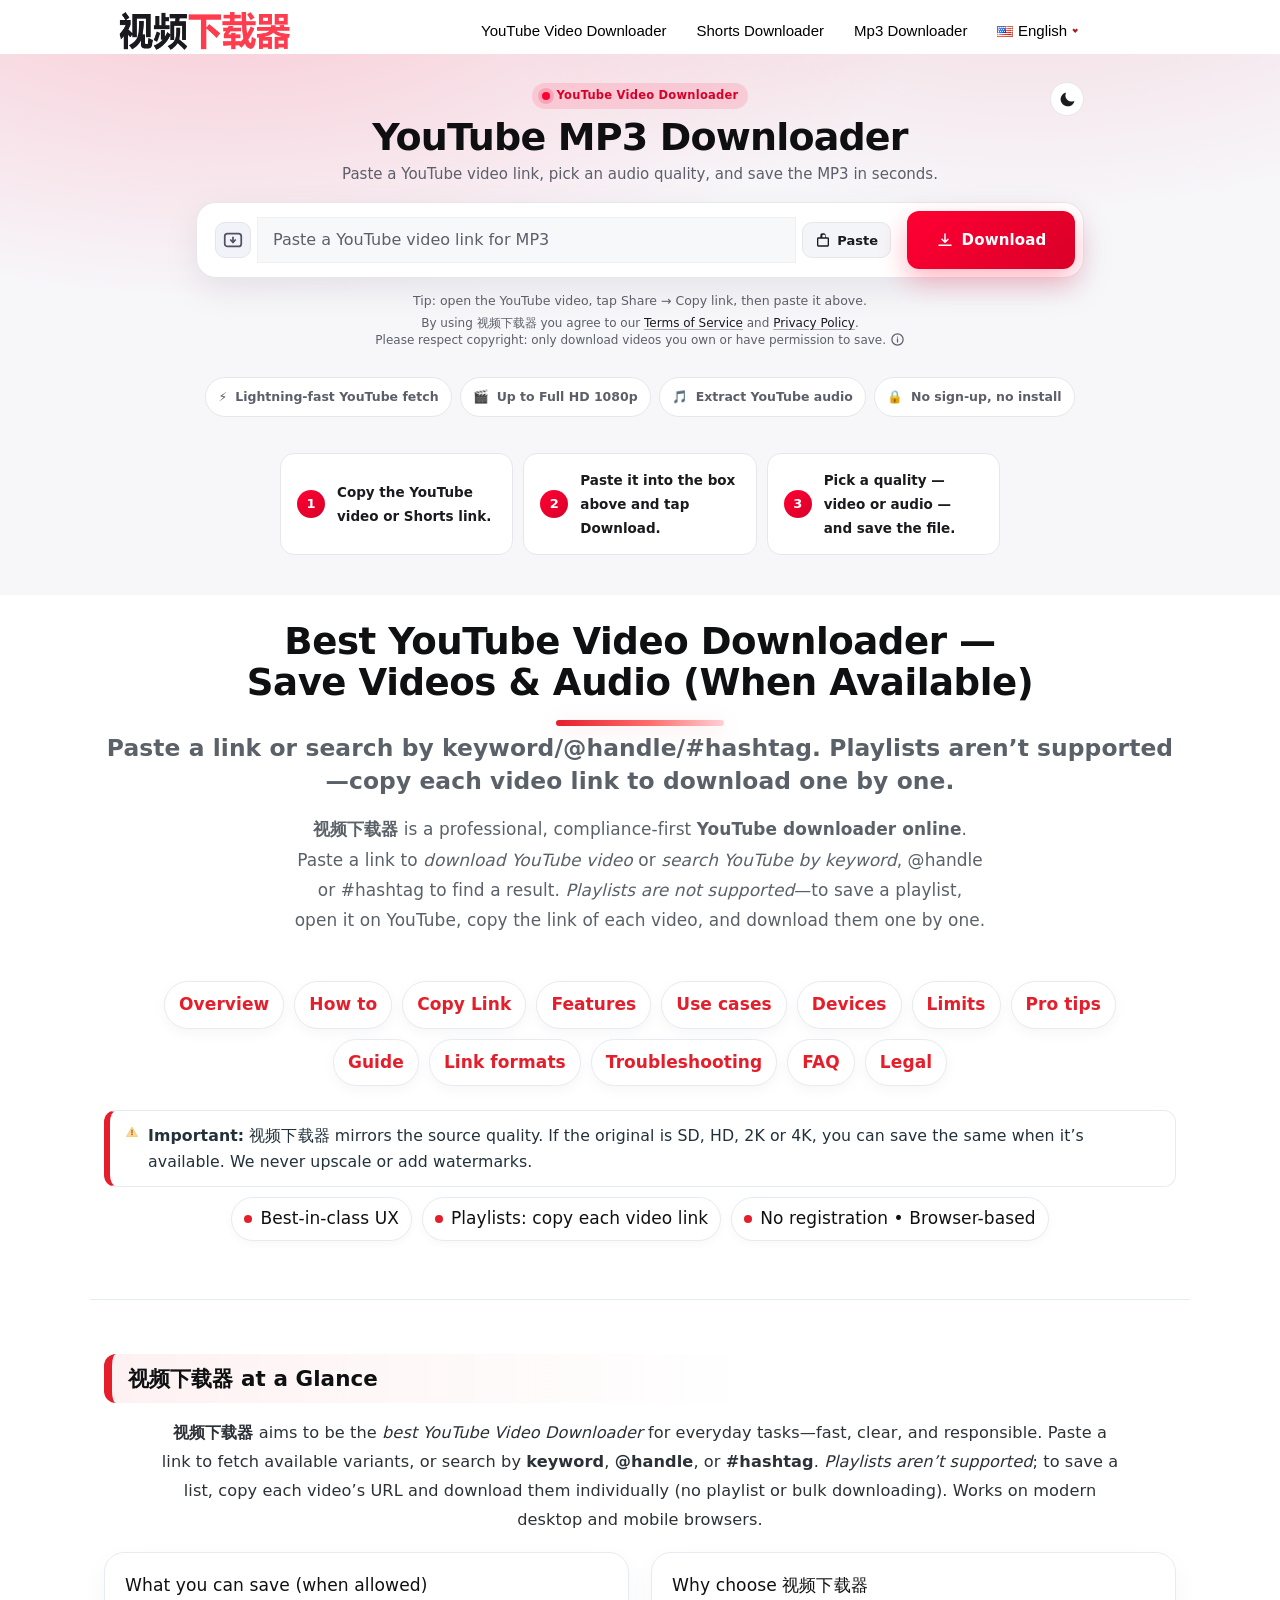
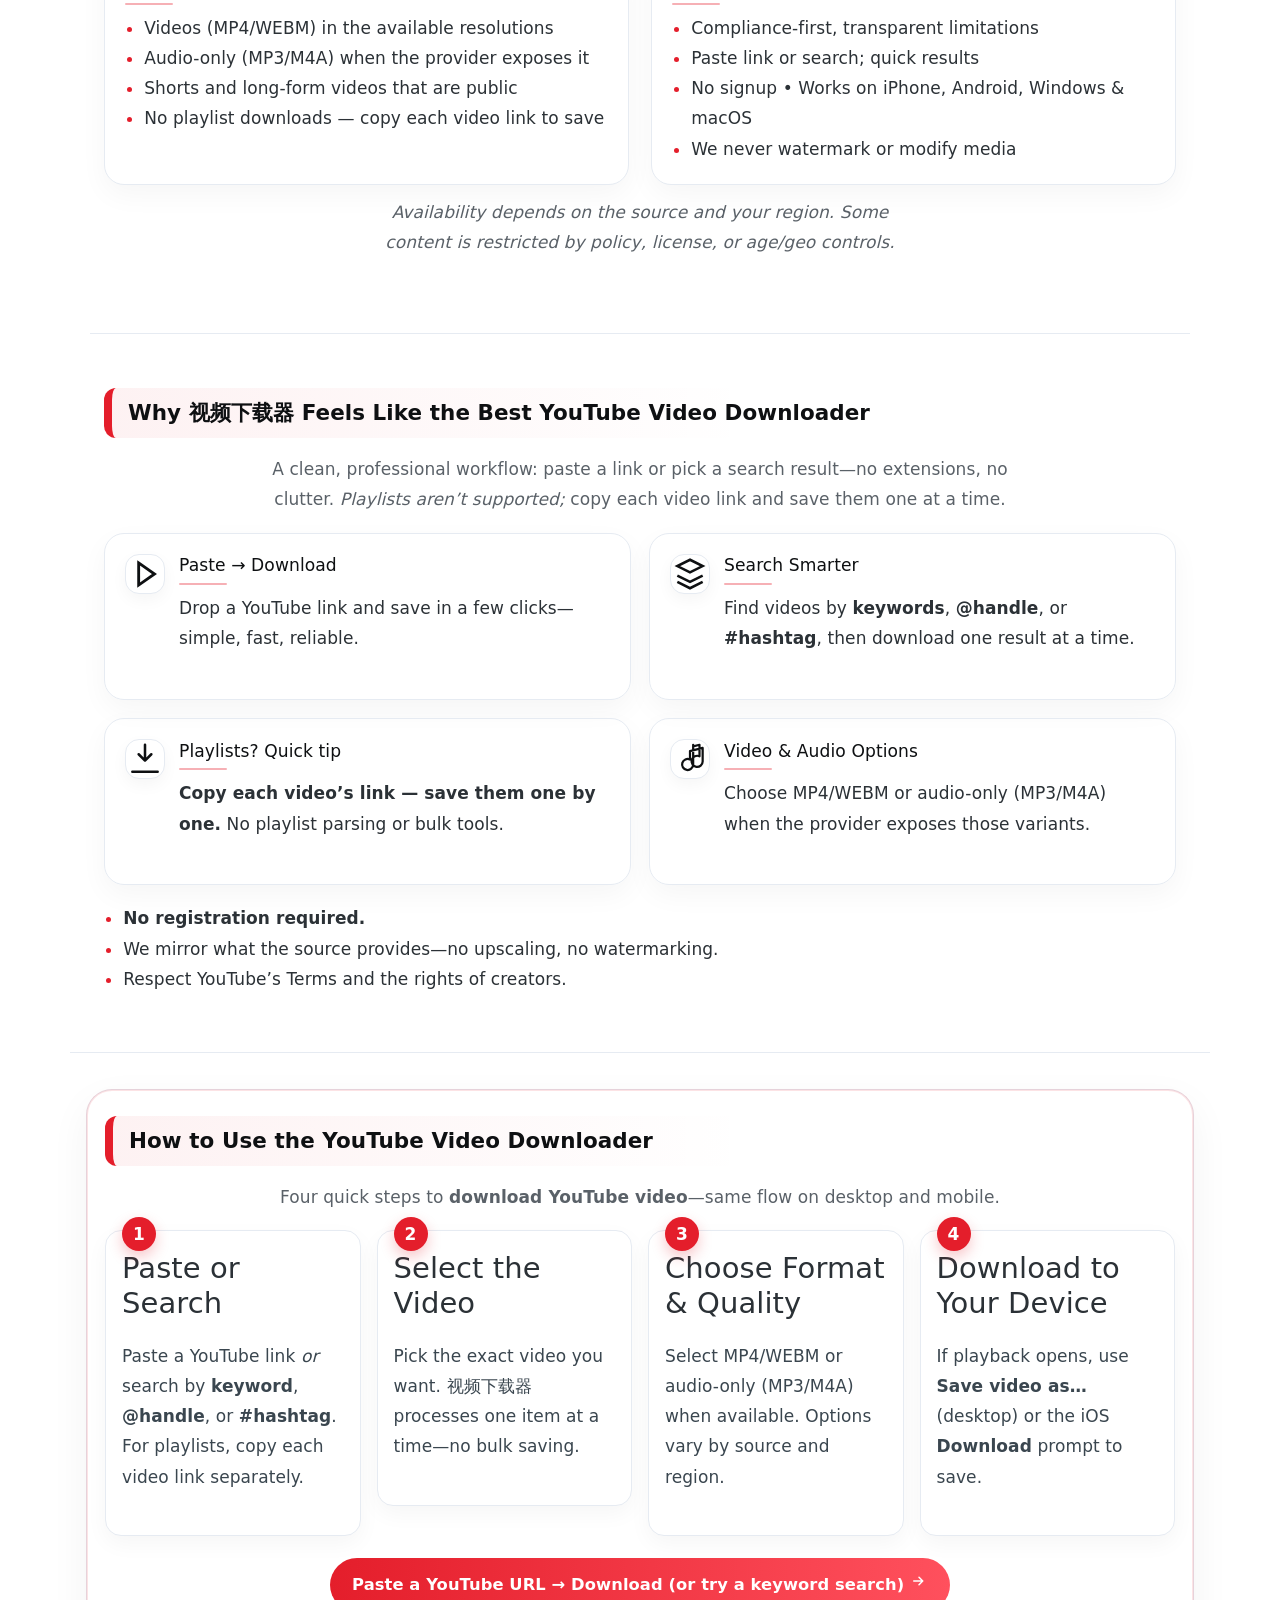
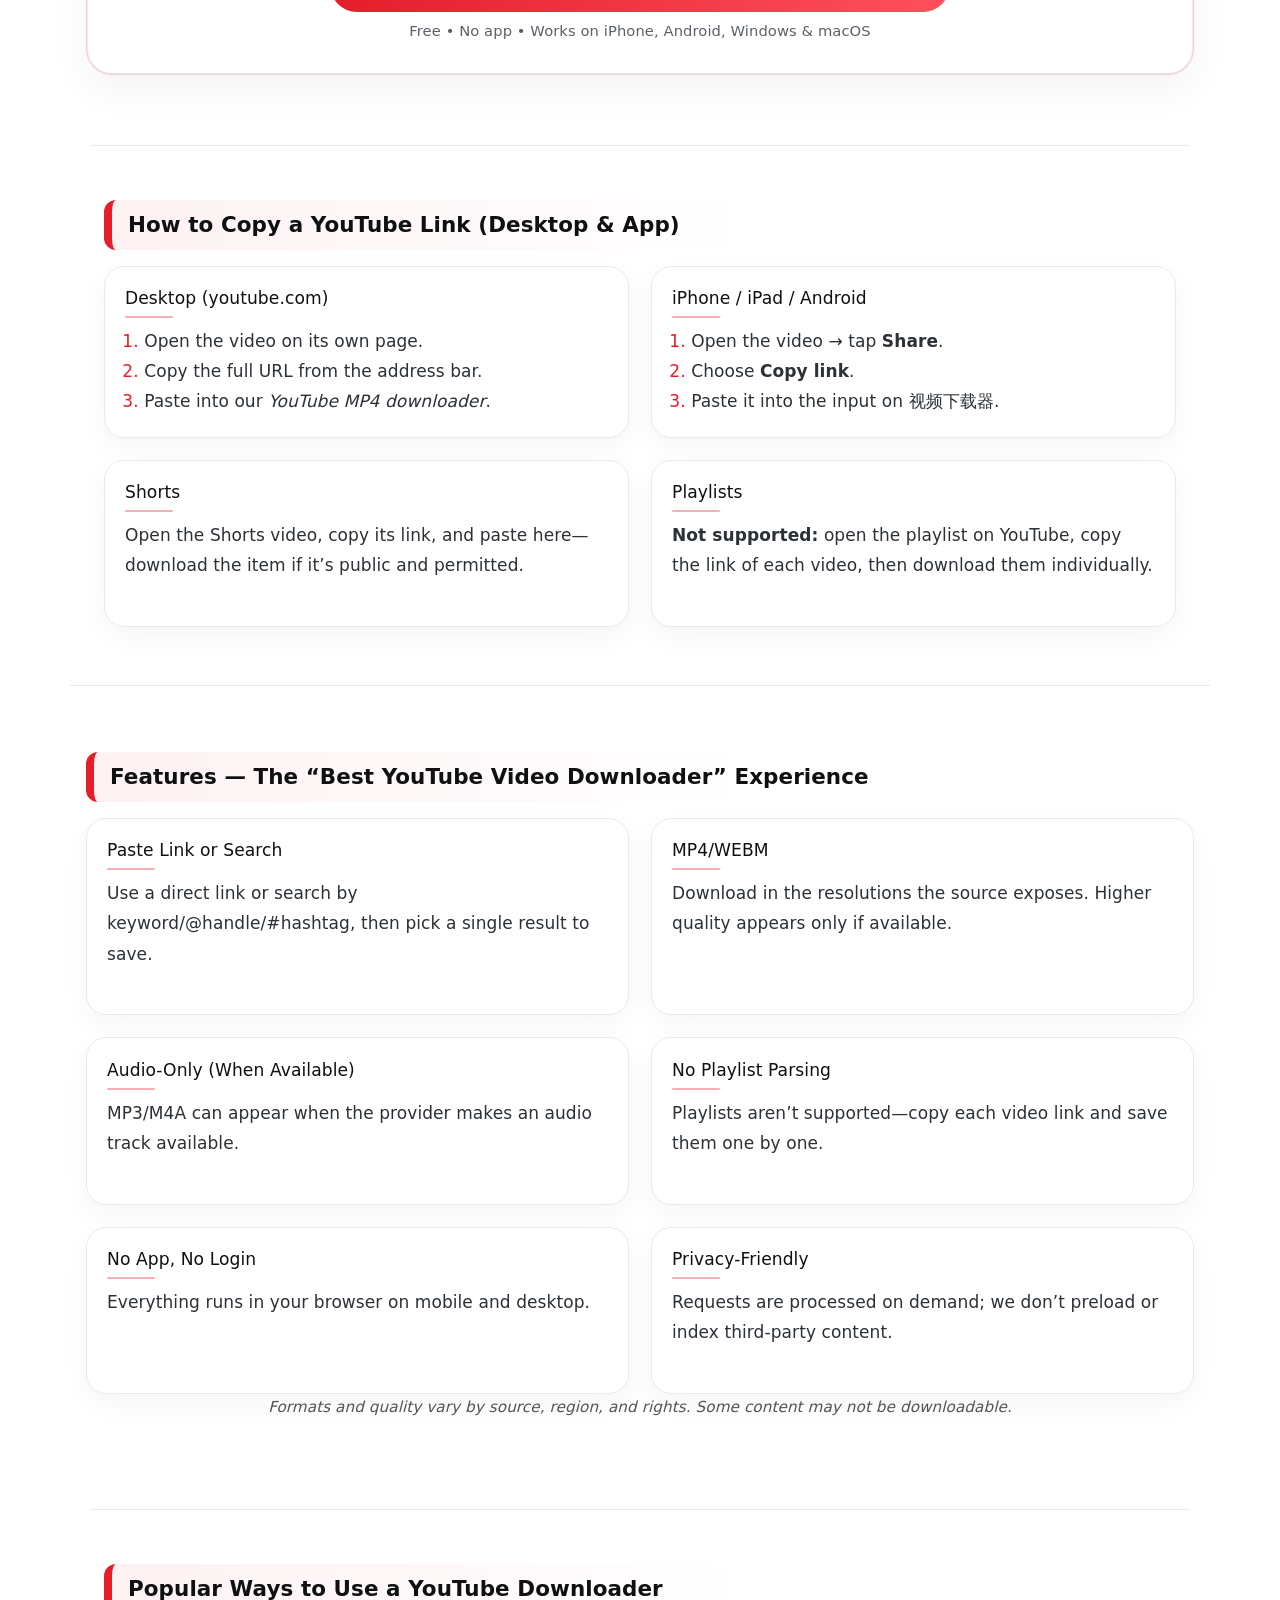
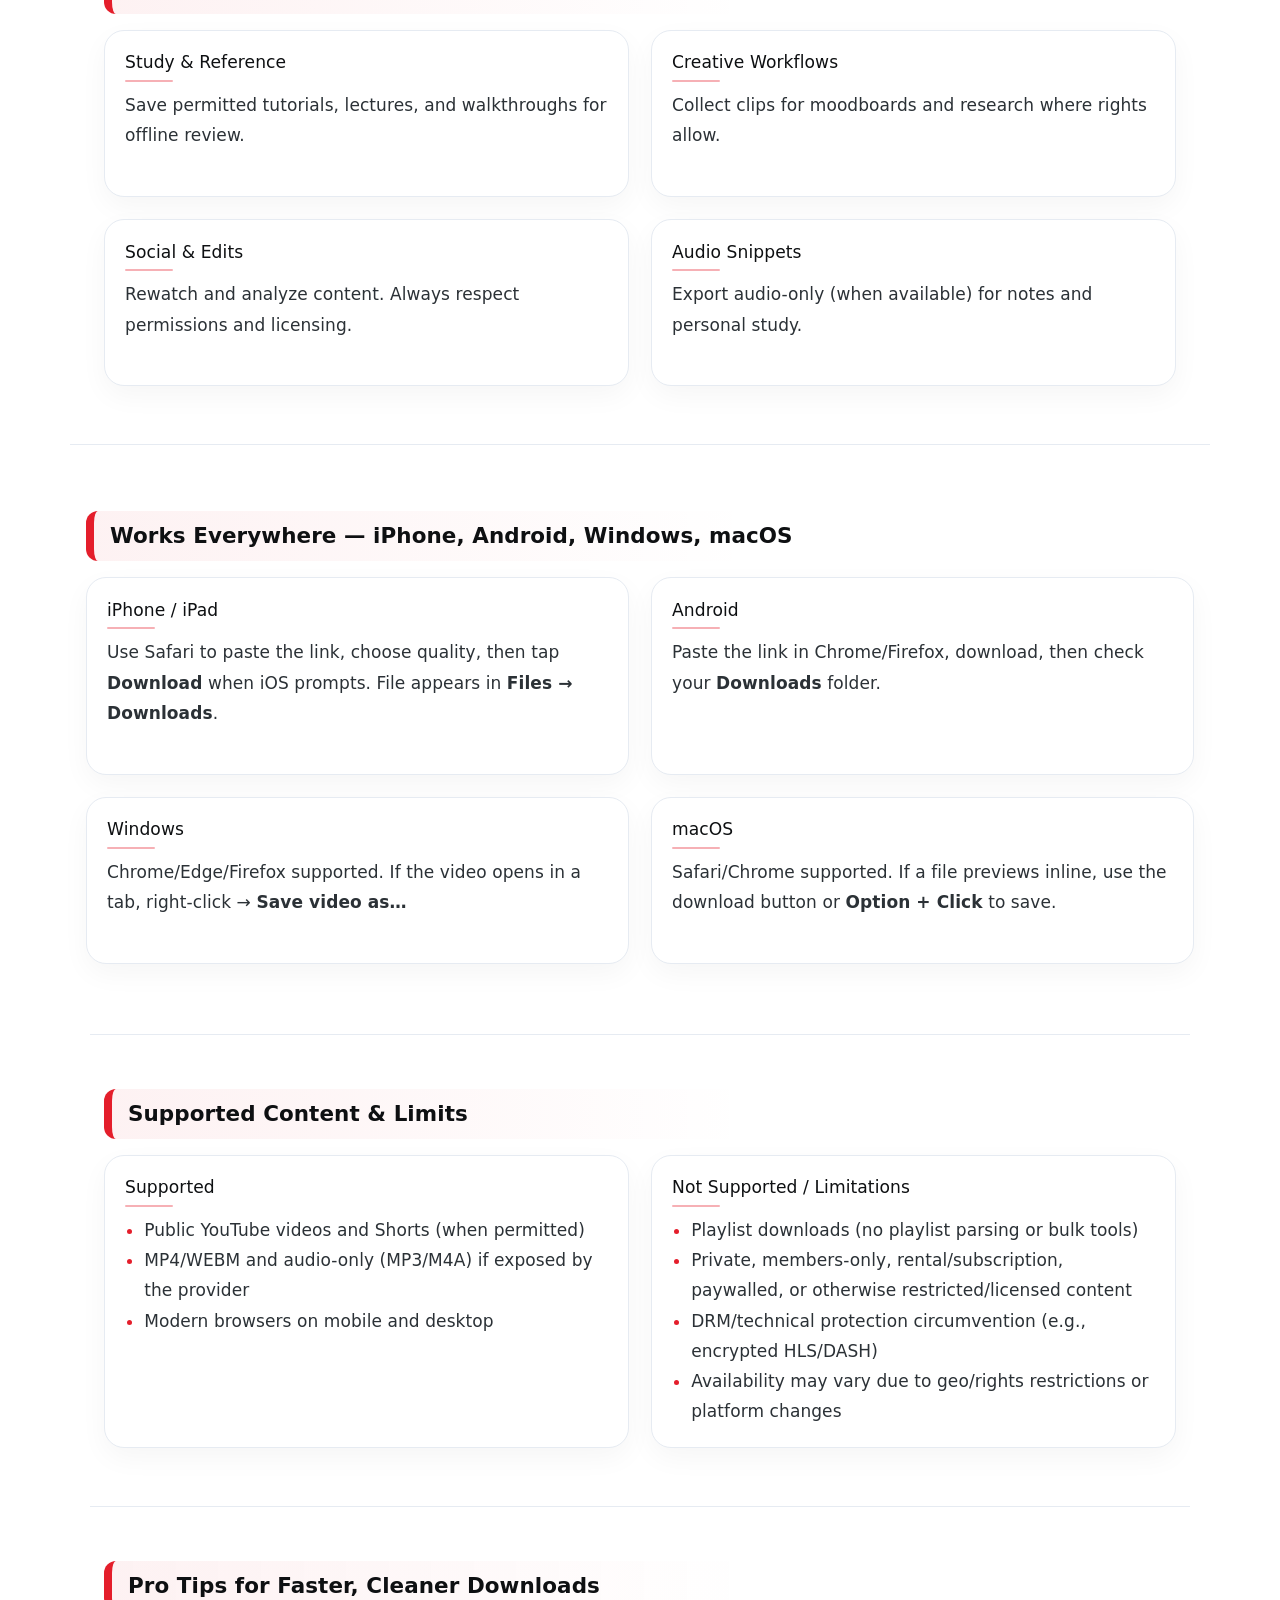
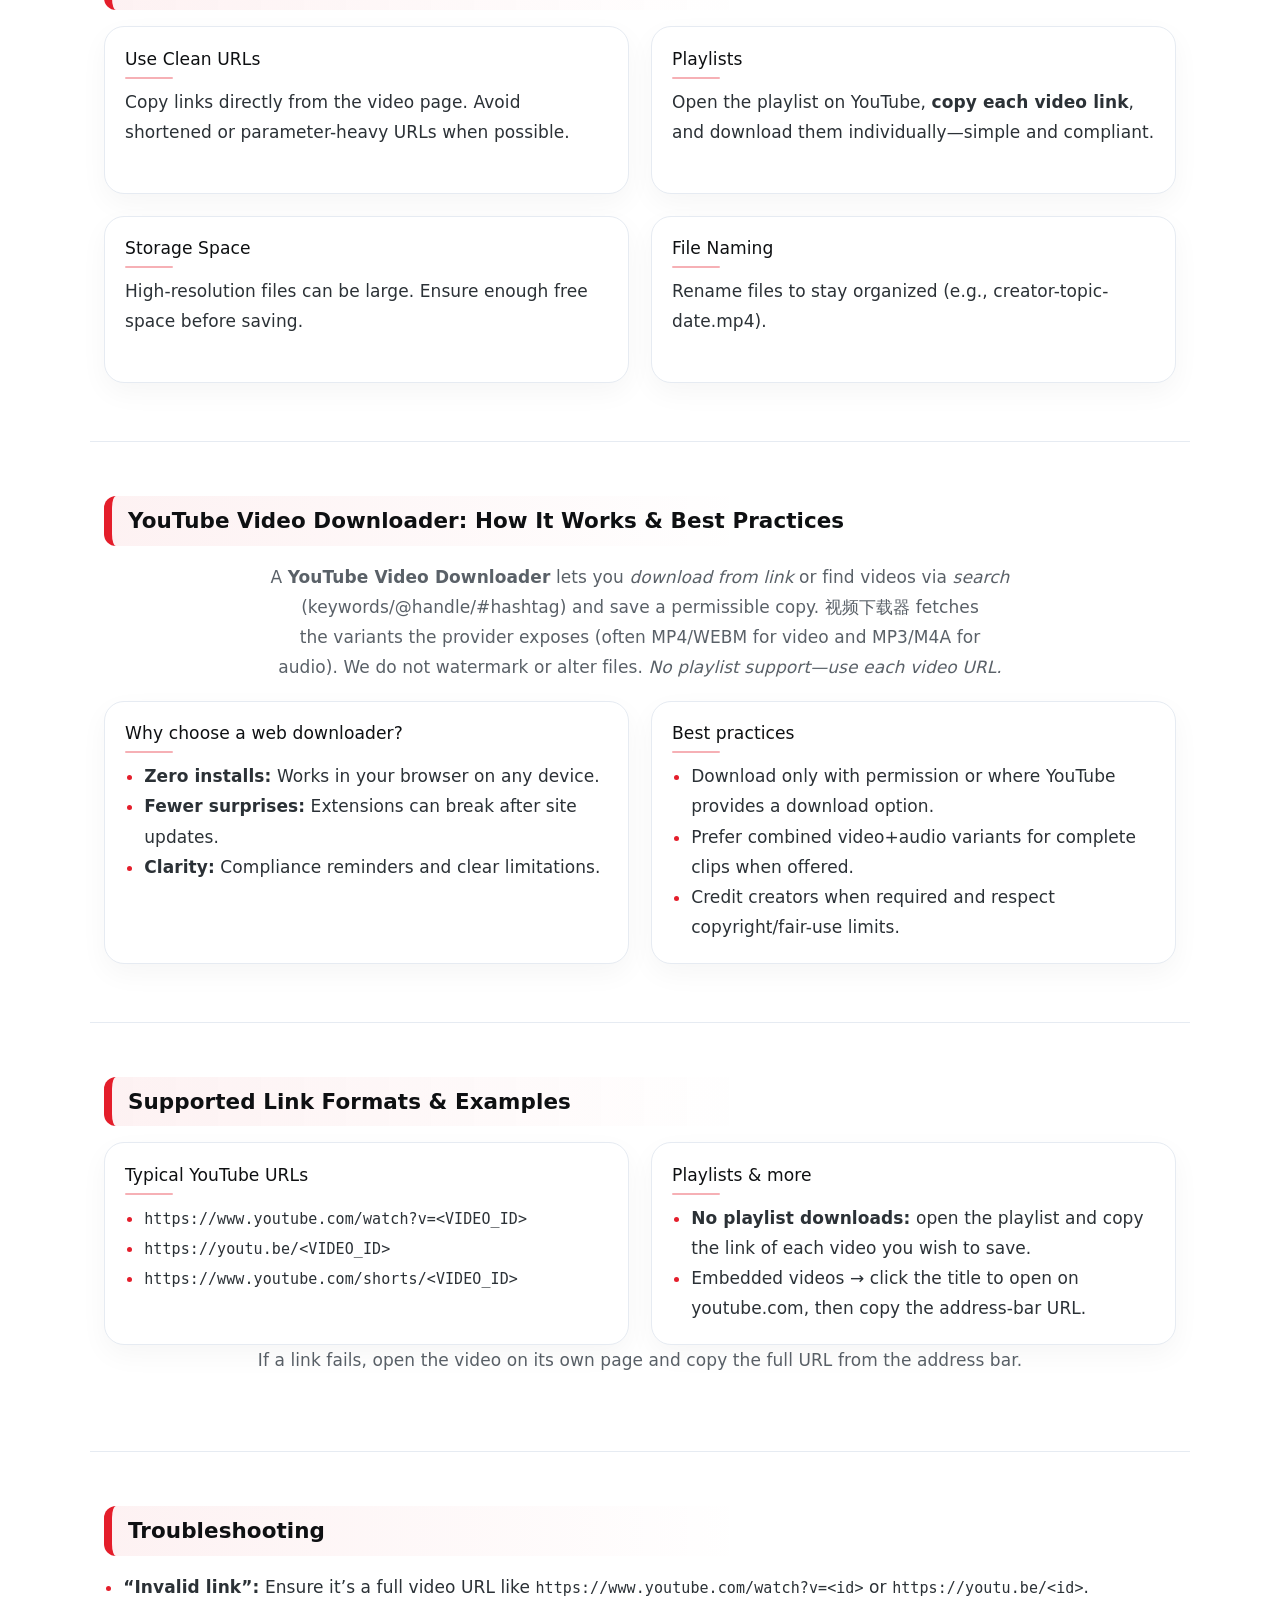
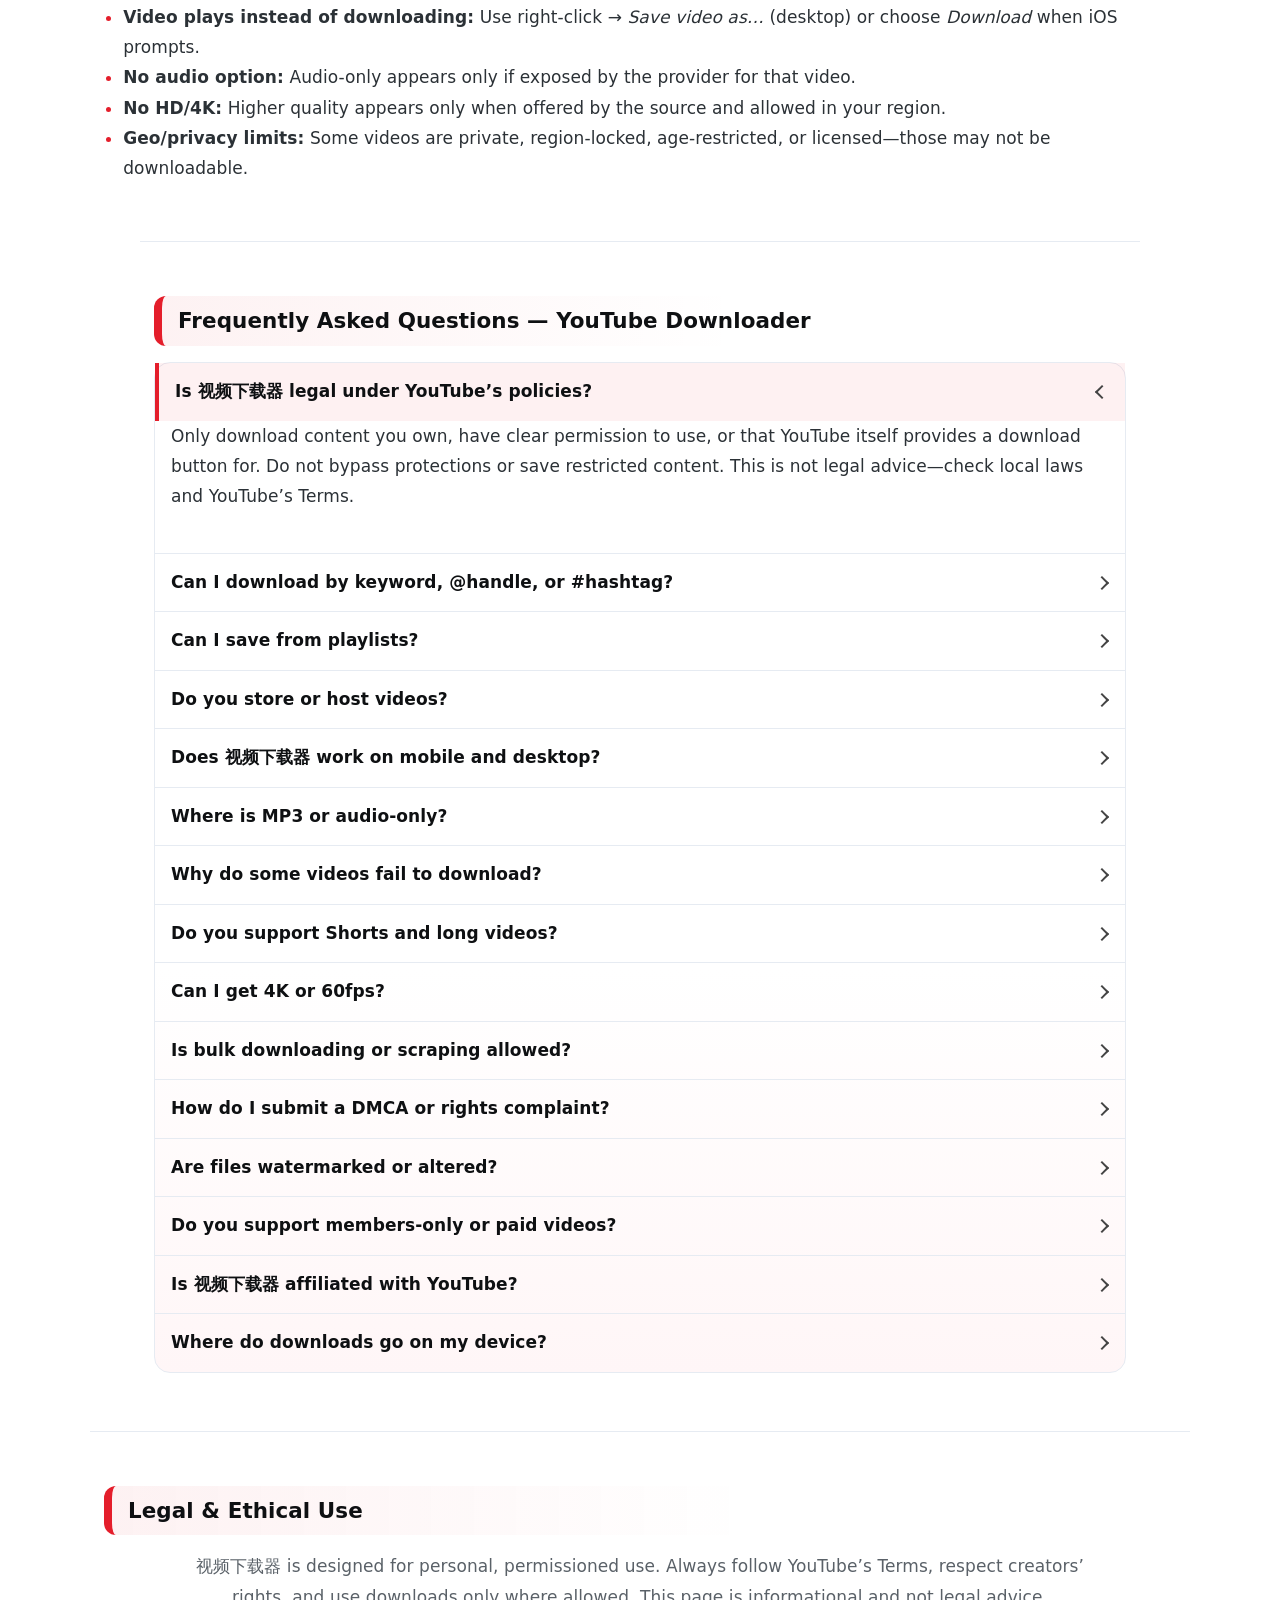
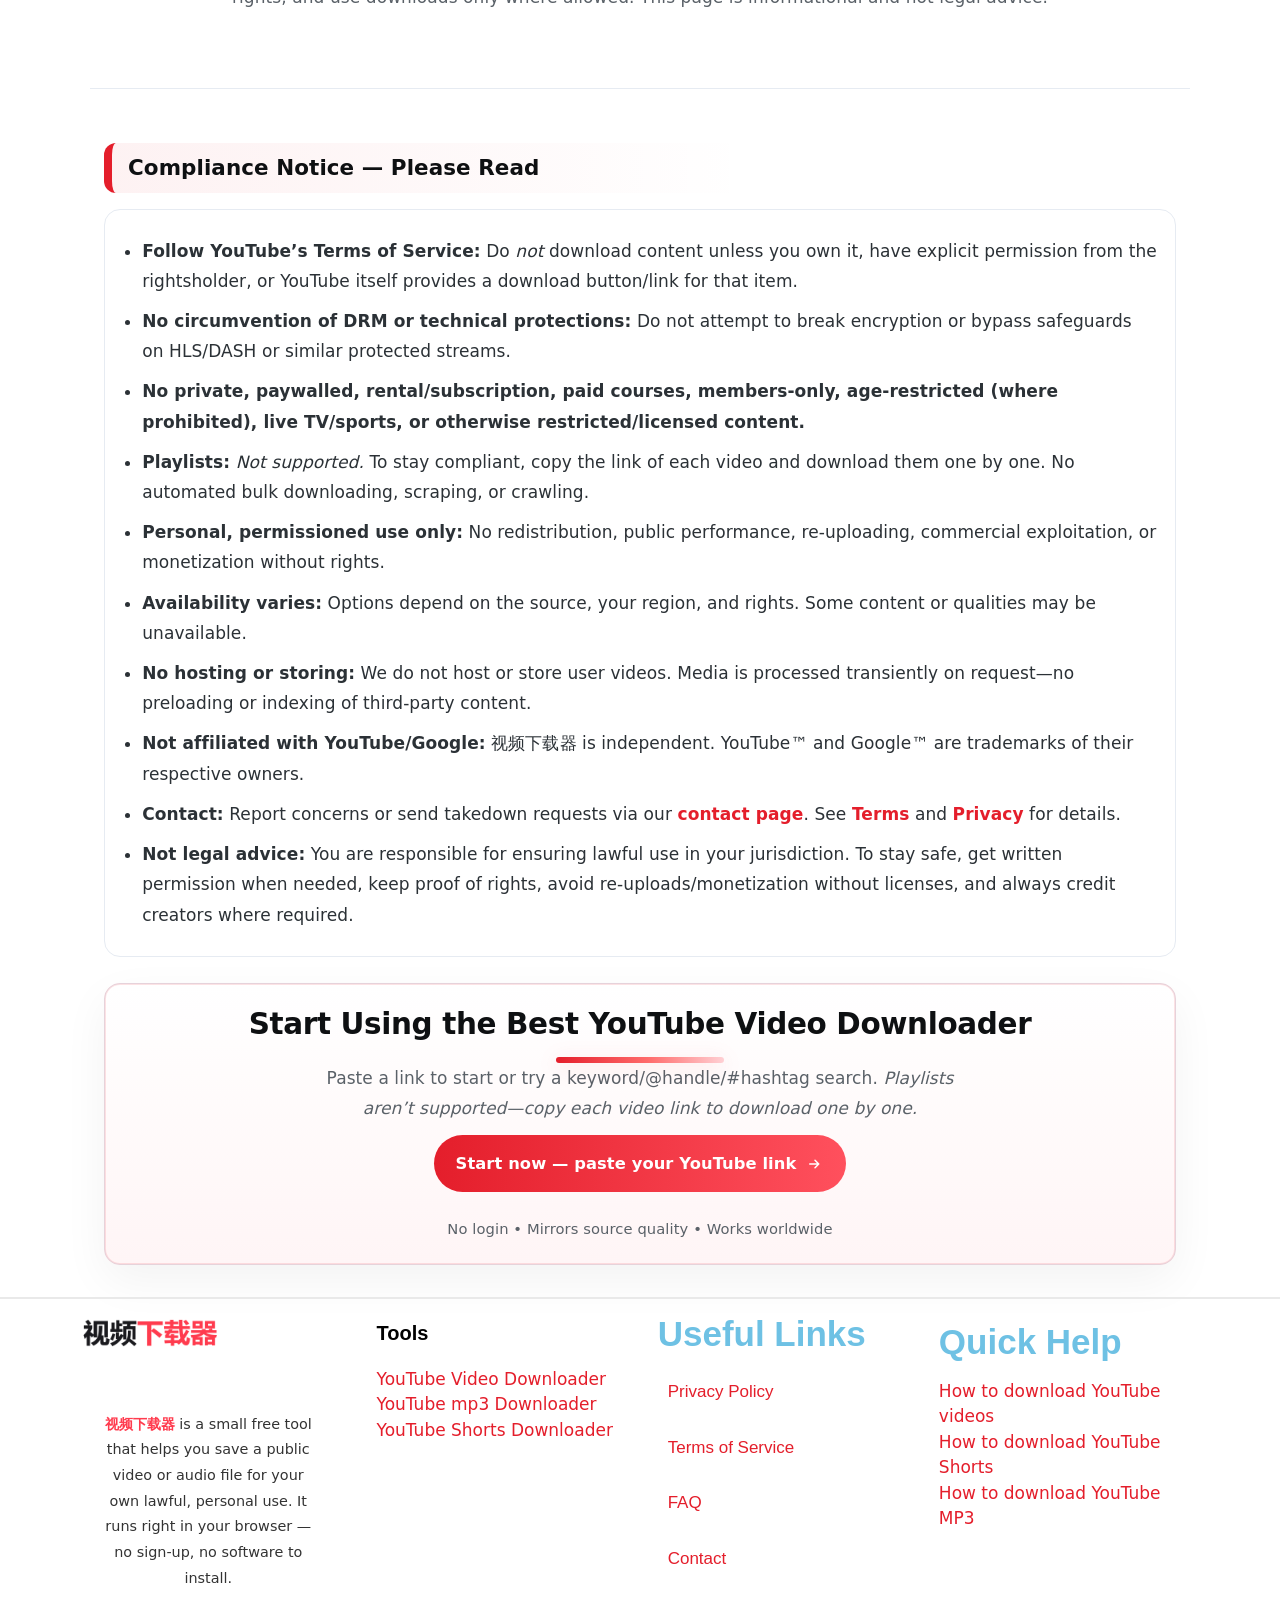
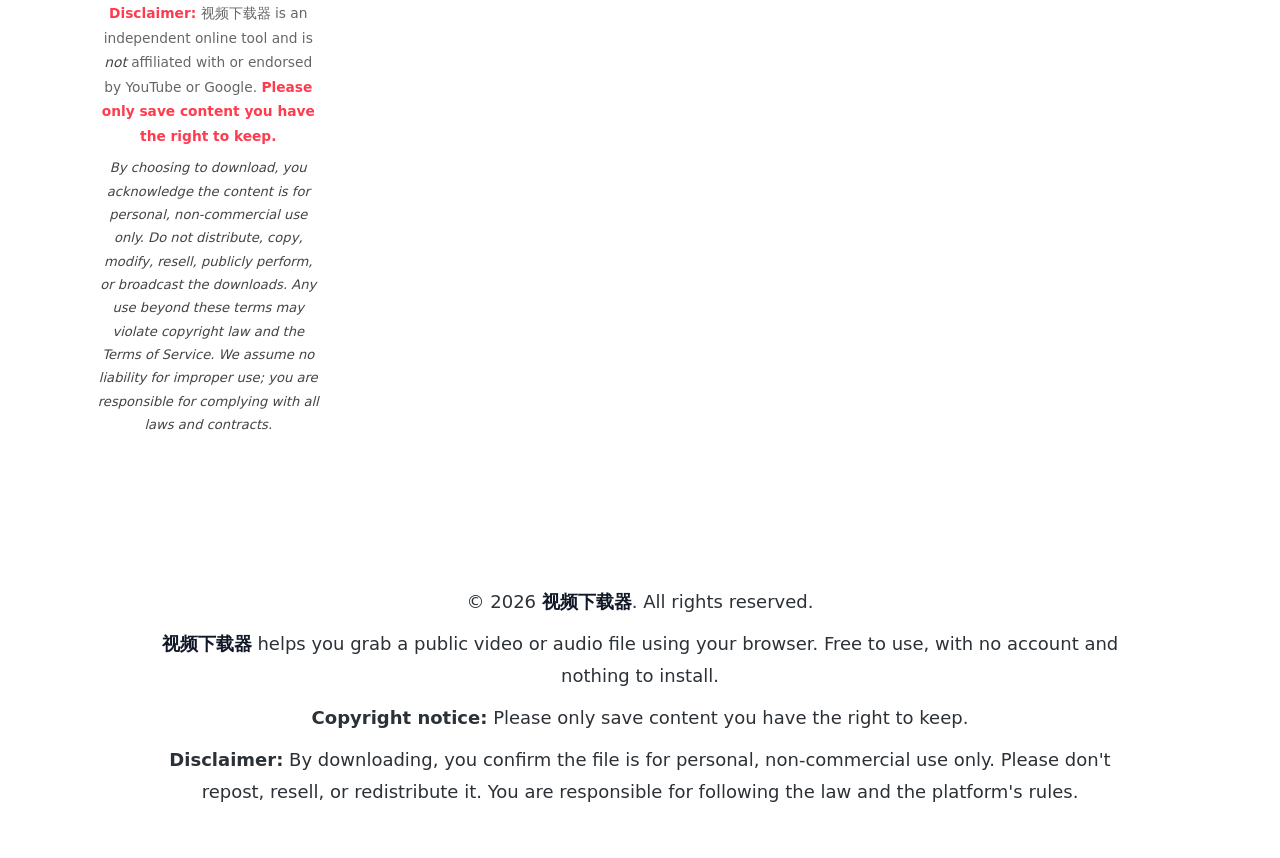
<file: mp3.html>
<!DOCTYPE html>
<html lang="en-US">
<head>
	<meta charset="UTF-8">
	
<meta name='robots' content='index, follow, max-image-preview:large, max-snippet:-1, max-video-preview:-1' />

































<meta name="viewport" content="width=device-width, initial-scale=1">
	<!-- This site is optimized with the Yoast SEO plugin v28.6 - https://yoast.com/product/yoast-seo-wordpress/ -->
	<title>YouTube MP3 Downloader — 视频下载器</title>
	<meta name="description" content="Save YouTube videos fast with 视频下载器: paste a link to get MP4 or audio. HD/4K when available. Private, no login; works on mobile &amp; desktop." />
	<link rel="canonical" href="https://102896351.github.io/YouTube-tool/mp3.html" />
	<meta property="og:locale" content="en_US" />
	<meta property="og:locale:alternate" content="vi_VN" />
	<meta property="og:locale:alternate" content="es_ES" />
	<meta property="og:locale:alternate" content="de_DE" />
	<meta property="og:locale:alternate" content="hu_HU" />
	<meta property="og:locale:alternate" content="nl_NL" />
	<meta property="og:locale:alternate" content="pt_PT" />
	<meta property="og:locale:alternate" content="tr_TR" />
	<meta property="og:locale:alternate" content="uk_UA" />
	<meta property="og:locale:alternate" content="ar_AR" />
	<meta property="og:locale:alternate" content="ja_JP" />
	<meta property="og:locale:alternate" content="ro_RO" />
	<meta property="og:locale:alternate" content="id_ID" />
	<meta property="og:locale:alternate" content="cs_CZ" />
	<meta property="og:locale:alternate" content="fr_FR" />
	<meta property="og:locale:alternate" content="it_IT" />
	<meta property="og:locale:alternate" content="ms_MY" />
	<meta property="og:locale:alternate" content="pl_PL" />
	<meta property="og:locale:alternate" content="th_TH" />
	<meta property="og:locale:alternate" content="el_GR" />
	<meta property="og:locale:alternate" content="ru_RU" />
	<meta property="og:locale:alternate" content="ko_KR" />
	<meta property="og:locale:alternate" content="jv_ID" />
	<meta property="og:locale:alternate" content="hi_IN" />
	<meta property="og:locale:alternate" content="sk_SK" />
	<meta property="og:locale:alternate" content="zh_CN" />
	<meta property="og:locale:alternate" content="bn_IN" />
	<meta property="og:locale:alternate" content="ur_PK" />
	<meta property="og:locale:alternate" content="fa_IR" />
	<meta property="og:locale:alternate" content="sw_KE" />
	<meta property="og:locale:alternate" content="tl_PH" />
	<meta property="og:type" content="website" />
	<meta property="og:title" content="YouTube Video Downloader — 视频下载器" />
	<meta property="og:description" content="Save YouTube videos fast with 视频下载器: paste a link to get MP4 or audio. HD/4K when available. Private, no login; works on mobile &amp; desktop." />
	<meta property="og:url" content="https://102896351.github.io/YouTube-tool/" />
	<meta property="og:site_name" content="视频下载器" />
	<meta property="article:modified_time" content="2025-10-18T19:16:53+00:00" />
	<meta property="og:image" content="wp-content/uploads/2025/10/Screenshot-2025-10-27-at-2.28.49-AM-scaled.png" />
	<meta property="og:image:width" content="2560" />
	<meta property="og:image:height" content="1422" />
	<meta property="og:image:type" content="image/png" />
	<meta name="twitter:card" content="summary_large_image" />
	<script type="application/ld+json" class="yoast-schema-graph">{"@context":"https:\/\/schema.org","@graph":[{"@type":"WebPage","@id":"https:\/\/102896351.github.io/YouTube-tool\/","url":"https:\/\/102896351.github.io/YouTube-tool\/","name":"YouTube Video Downloader — 视频下载器","isPartOf":{"@id":"https:\/\/102896351.github.io/YouTube-tool\/#website"},"about":{"@id":"https:\/\/102896351.github.io/YouTube-tool\/#organization"},"datePublished":"2025-10-17T16:29:08+00:00","dateModified":"2025-10-18T19:16:53+00:00","description":"Save YouTube videos fast with 视频下载器: paste a link to get MP4 or audio. HD\/4K when available. Private, no login; works on mobile & desktop.","breadcrumb":{"@id":"https:\/\/102896351.github.io/YouTube-tool\/#breadcrumb"},"inLanguage":"en-US","potentialAction":[{"@type":"ReadAction","target":["https:\/\/102896351.github.io/YouTube-tool\/"]}]},{"@type":"BreadcrumbList","@id":"https:\/\/102896351.github.io/YouTube-tool\/#breadcrumb","itemListElement":[{"@type":"ListItem","position":1,"name":"Home"}]},{"@type":"WebSite","@id":"https:\/\/102896351.github.io/YouTube-tool\/#website","url":"https:\/\/102896351.github.io/YouTube-tool\/","name":"视频下载器","description":"Save YouTube videos fast with 视频下载器: paste a link to get MP4 or audio. HD\/4K when available. Private, no login; works on mobile &amp; desktop.","publisher":{"@id":"https:\/\/102896351.github.io/YouTube-tool\/#organization"},"alternateName":"YouTube Downloader","potentialAction":[{"@type":"SearchAction","target":{"@type":"EntryPoint","urlTemplate":"https:\/\/102896351.github.io/YouTube-tool\/?s={search_term_string}"},"query-input":{"@type":"PropertyValueSpecification","valueRequired":true,"valueName":"search_term_string"}}],"inLanguage":"en-US"},{"@type":"Organization","@id":"https:\/\/102896351.github.io/YouTube-tool\/#organization","name":"视频下载器","alternateName":"YouTube Downloader","url":"https:\/\/102896351.github.io/YouTube-tool\/","logo":{"@type":"ImageObject","inLanguage":"en-US","@id":"https:\/\/102896351.github.io/YouTube-tool\/#\/schema\/logo\/image\/","url":"wp-content/uploads\/2025\/10\/vidora-logo.png","contentUrl":"wp-content/uploads\/2025\/10\/vidora-logo.png","width":350,"height":70,"caption":"视频下载器"},"image":{"@id":"https:\/\/102896351.github.io/YouTube-tool\/#\/schema\/logo\/image\/"}}]}</script>
	<!-- / Yoast SEO plugin. -->






<style id="wp-img-auto-sizes-contain-inline-css">
img:is([sizes=auto i],[sizes^="auto," i]){contain-intrinsic-size:3000px 1500px}
/*# sourceURL=wp-img-auto-sizes-contain-inline-css */
</style>
<style id="classic-theme-styles-inline-css">
/*! This file is auto-generated */
.wp-block-button__link{color:#fff;background-color:#32373c;border-radius:9999px;box-shadow:none;text-decoration:none;padding:calc(.667em + 2px) calc(1.333em + 2px);font-size:1.125em}.wp-block-file__button{background:#32373c;color:#fff;text-decoration:none}
/*# sourceURL=/wp-includes/css/classic-themes.min.css */
</style>
<style id="global-styles-inline-css">
:root{--wp--preset--aspect-ratio--square: 1;--wp--preset--aspect-ratio--4-3: 4/3;--wp--preset--aspect-ratio--3-4: 3/4;--wp--preset--aspect-ratio--3-2: 3/2;--wp--preset--aspect-ratio--2-3: 2/3;--wp--preset--aspect-ratio--16-9: 16/9;--wp--preset--aspect-ratio--9-16: 9/16;--wp--preset--color--black: #000000;--wp--preset--color--cyan-bluish-gray: #abb8c3;--wp--preset--color--white: #ffffff;--wp--preset--color--pale-pink: #f78da7;--wp--preset--color--vivid-red: #cf2e2e;--wp--preset--color--luminous-vivid-orange: #ff6900;--wp--preset--color--luminous-vivid-amber: #fcb900;--wp--preset--color--light-green-cyan: #7bdcb5;--wp--preset--color--vivid-green-cyan: #00d084;--wp--preset--color--pale-cyan-blue: #8ed1fc;--wp--preset--color--vivid-cyan-blue: #0693e3;--wp--preset--color--vivid-purple: #9b51e0;--wp--preset--color--contrast: var(--contrast);--wp--preset--color--contrast-2: var(--contrast-2);--wp--preset--color--contrast-3: var(--contrast-3);--wp--preset--color--base: var(--base);--wp--preset--color--base-2: var(--base-2);--wp--preset--color--base-3: var(--base-3);--wp--preset--color--accent: var(--accent);--wp--preset--gradient--vivid-cyan-blue-to-vivid-purple: linear-gradient(135deg,rgb(6,147,227) 0%,rgb(155,81,224) 100%);--wp--preset--gradient--light-green-cyan-to-vivid-green-cyan: linear-gradient(135deg,rgb(122,220,180) 0%,rgb(0,208,130) 100%);--wp--preset--gradient--luminous-vivid-amber-to-luminous-vivid-orange: linear-gradient(135deg,rgb(252,185,0) 0%,rgb(255,105,0) 100%);--wp--preset--gradient--luminous-vivid-orange-to-vivid-red: linear-gradient(135deg,rgb(255,105,0) 0%,rgb(207,46,46) 100%);--wp--preset--gradient--very-light-gray-to-cyan-bluish-gray: linear-gradient(135deg,rgb(238,238,238) 0%,rgb(169,184,195) 100%);--wp--preset--gradient--cool-to-warm-spectrum: linear-gradient(135deg,rgb(74,234,220) 0%,rgb(151,120,209) 20%,rgb(207,42,186) 40%,rgb(238,44,130) 60%,rgb(251,105,98) 80%,rgb(254,248,76) 100%);--wp--preset--gradient--blush-light-purple: linear-gradient(135deg,rgb(255,206,236) 0%,rgb(152,150,240) 100%);--wp--preset--gradient--blush-bordeaux: linear-gradient(135deg,rgb(254,205,165) 0%,rgb(254,45,45) 50%,rgb(107,0,62) 100%);--wp--preset--gradient--luminous-dusk: linear-gradient(135deg,rgb(255,203,112) 0%,rgb(199,81,192) 50%,rgb(65,88,208) 100%);--wp--preset--gradient--pale-ocean: linear-gradient(135deg,rgb(255,245,203) 0%,rgb(182,227,212) 50%,rgb(51,167,181) 100%);--wp--preset--gradient--electric-grass: linear-gradient(135deg,rgb(202,248,128) 0%,rgb(113,206,126) 100%);--wp--preset--gradient--midnight: linear-gradient(135deg,rgb(2,3,129) 0%,rgb(40,116,252) 100%);--wp--preset--font-size--small: 13px;--wp--preset--font-size--medium: 20px;--wp--preset--font-size--large: 36px;--wp--preset--font-size--x-large: 42px;--wp--preset--spacing--20: 0.44rem;--wp--preset--spacing--30: 0.67rem;--wp--preset--spacing--40: 1rem;--wp--preset--spacing--50: 1.5rem;--wp--preset--spacing--60: 2.25rem;--wp--preset--spacing--70: 3.38rem;--wp--preset--spacing--80: 5.06rem;--wp--preset--shadow--natural: 6px 6px 9px rgba(0, 0, 0, 0.2);--wp--preset--shadow--deep: 12px 12px 50px rgba(0, 0, 0, 0.4);--wp--preset--shadow--sharp: 6px 6px 0px rgba(0, 0, 0, 0.2);--wp--preset--shadow--outlined: 6px 6px 0px -3px rgb(255, 255, 255), 6px 6px rgb(0, 0, 0);--wp--preset--shadow--crisp: 6px 6px 0px rgb(0, 0, 0);}.wp-block-button{--wp--preset--dimension--25: 25%;--wp--preset--dimension--50: 50%;--wp--preset--dimension--75: 75%;--wp--preset--dimension--100: 100%;}:where(body) { margin: 0; }:where(.is-layout-flex){gap: 0.5em;}:where(.is-layout-grid){gap: 0.5em;}body .is-layout-flex{display: flex;}.is-layout-flex{flex-wrap: wrap;align-items: center;}.is-layout-flex > :is(*, div){margin: 0;}body .is-layout-grid{display: grid;}.is-layout-grid > :is(*, div){margin: 0;}body{padding-top: 0px;padding-right: 0px;padding-bottom: 0px;padding-left: 0px;}:root :where(.wp-element-button, .wp-block-button__link){background-color: #32373c;border-width: 0;color: #fff;font-family: inherit;font-size: inherit;font-style: inherit;font-weight: inherit;letter-spacing: inherit;line-height: inherit;padding-top: calc(0.667em + 2px);padding-right: calc(1.333em + 2px);padding-bottom: calc(0.667em + 2px);padding-left: calc(1.333em + 2px);text-decoration: none;text-transform: inherit;}.has-black-color{color: var(--wp--preset--color--black) !important;}.has-cyan-bluish-gray-color{color: var(--wp--preset--color--cyan-bluish-gray) !important;}.has-white-color{color: var(--wp--preset--color--white) !important;}.has-pale-pink-color{color: var(--wp--preset--color--pale-pink) !important;}.has-vivid-red-color{color: var(--wp--preset--color--vivid-red) !important;}.has-luminous-vivid-orange-color{color: var(--wp--preset--color--luminous-vivid-orange) !important;}.has-luminous-vivid-amber-color{color: var(--wp--preset--color--luminous-vivid-amber) !important;}.has-light-green-cyan-color{color: var(--wp--preset--color--light-green-cyan) !important;}.has-vivid-green-cyan-color{color: var(--wp--preset--color--vivid-green-cyan) !important;}.has-pale-cyan-blue-color{color: var(--wp--preset--color--pale-cyan-blue) !important;}.has-vivid-cyan-blue-color{color: var(--wp--preset--color--vivid-cyan-blue) !important;}.has-vivid-purple-color{color: var(--wp--preset--color--vivid-purple) !important;}.has-contrast-color{color: var(--wp--preset--color--contrast) !important;}.has-contrast-2-color{color: var(--wp--preset--color--contrast-2) !important;}.has-contrast-3-color{color: var(--wp--preset--color--contrast-3) !important;}.has-base-color{color: var(--wp--preset--color--base) !important;}.has-base-2-color{color: var(--wp--preset--color--base-2) !important;}.has-base-3-color{color: var(--wp--preset--color--base-3) !important;}.has-accent-color{color: var(--wp--preset--color--accent) !important;}.has-black-background-color{background-color: var(--wp--preset--color--black) !important;}.has-cyan-bluish-gray-background-color{background-color: var(--wp--preset--color--cyan-bluish-gray) !important;}.has-white-background-color{background-color: var(--wp--preset--color--white) !important;}.has-pale-pink-background-color{background-color: var(--wp--preset--color--pale-pink) !important;}.has-vivid-red-background-color{background-color: var(--wp--preset--color--vivid-red) !important;}.has-luminous-vivid-orange-background-color{background-color: var(--wp--preset--color--luminous-vivid-orange) !important;}.has-luminous-vivid-amber-background-color{background-color: var(--wp--preset--color--luminous-vivid-amber) !important;}.has-light-green-cyan-background-color{background-color: var(--wp--preset--color--light-green-cyan) !important;}.has-vivid-green-cyan-background-color{background-color: var(--wp--preset--color--vivid-green-cyan) !important;}.has-pale-cyan-blue-background-color{background-color: var(--wp--preset--color--pale-cyan-blue) !important;}.has-vivid-cyan-blue-background-color{background-color: var(--wp--preset--color--vivid-cyan-blue) !important;}.has-vivid-purple-background-color{background-color: var(--wp--preset--color--vivid-purple) !important;}.has-contrast-background-color{background-color: var(--wp--preset--color--contrast) !important;}.has-contrast-2-background-color{background-color: var(--wp--preset--color--contrast-2) !important;}.has-contrast-3-background-color{background-color: var(--wp--preset--color--contrast-3) !important;}.has-base-background-color{background-color: var(--wp--preset--color--base) !important;}.has-base-2-background-color{background-color: var(--wp--preset--color--base-2) !important;}.has-base-3-background-color{background-color: var(--wp--preset--color--base-3) !important;}.has-accent-background-color{background-color: var(--wp--preset--color--accent) !important;}.has-black-border-color{border-color: var(--wp--preset--color--black) !important;}.has-cyan-bluish-gray-border-color{border-color: var(--wp--preset--color--cyan-bluish-gray) !important;}.has-white-border-color{border-color: var(--wp--preset--color--white) !important;}.has-pale-pink-border-color{border-color: var(--wp--preset--color--pale-pink) !important;}.has-vivid-red-border-color{border-color: var(--wp--preset--color--vivid-red) !important;}.has-luminous-vivid-orange-border-color{border-color: var(--wp--preset--color--luminous-vivid-orange) !important;}.has-luminous-vivid-amber-border-color{border-color: var(--wp--preset--color--luminous-vivid-amber) !important;}.has-light-green-cyan-border-color{border-color: var(--wp--preset--color--light-green-cyan) !important;}.has-vivid-green-cyan-border-color{border-color: var(--wp--preset--color--vivid-green-cyan) !important;}.has-pale-cyan-blue-border-color{border-color: var(--wp--preset--color--pale-cyan-blue) !important;}.has-vivid-cyan-blue-border-color{border-color: var(--wp--preset--color--vivid-cyan-blue) !important;}.has-vivid-purple-border-color{border-color: var(--wp--preset--color--vivid-purple) !important;}.has-contrast-border-color{border-color: var(--wp--preset--color--contrast) !important;}.has-contrast-2-border-color{border-color: var(--wp--preset--color--contrast-2) !important;}.has-contrast-3-border-color{border-color: var(--wp--preset--color--contrast-3) !important;}.has-base-border-color{border-color: var(--wp--preset--color--base) !important;}.has-base-2-border-color{border-color: var(--wp--preset--color--base-2) !important;}.has-base-3-border-color{border-color: var(--wp--preset--color--base-3) !important;}.has-accent-border-color{border-color: var(--wp--preset--color--accent) !important;}.has-vivid-cyan-blue-to-vivid-purple-gradient-background{background: var(--wp--preset--gradient--vivid-cyan-blue-to-vivid-purple) !important;}.has-light-green-cyan-to-vivid-green-cyan-gradient-background{background: var(--wp--preset--gradient--light-green-cyan-to-vivid-green-cyan) !important;}.has-luminous-vivid-amber-to-luminous-vivid-orange-gradient-background{background: var(--wp--preset--gradient--luminous-vivid-amber-to-luminous-vivid-orange) !important;}.has-luminous-vivid-orange-to-vivid-red-gradient-background{background: var(--wp--preset--gradient--luminous-vivid-orange-to-vivid-red) !important;}.has-very-light-gray-to-cyan-bluish-gray-gradient-background{background: var(--wp--preset--gradient--very-light-gray-to-cyan-bluish-gray) !important;}.has-cool-to-warm-spectrum-gradient-background{background: var(--wp--preset--gradient--cool-to-warm-spectrum) !important;}.has-blush-light-purple-gradient-background{background: var(--wp--preset--gradient--blush-light-purple) !important;}.has-blush-bordeaux-gradient-background{background: var(--wp--preset--gradient--blush-bordeaux) !important;}.has-luminous-dusk-gradient-background{background: var(--wp--preset--gradient--luminous-dusk) !important;}.has-pale-ocean-gradient-background{background: var(--wp--preset--gradient--pale-ocean) !important;}.has-electric-grass-gradient-background{background: var(--wp--preset--gradient--electric-grass) !important;}.has-midnight-gradient-background{background: var(--wp--preset--gradient--midnight) !important;}.has-small-font-size{font-size: var(--wp--preset--font-size--small) !important;}.has-medium-font-size{font-size: var(--wp--preset--font-size--medium) !important;}.has-large-font-size{font-size: var(--wp--preset--font-size--large) !important;}.has-x-large-font-size{font-size: var(--wp--preset--font-size--x-large) !important;}
:root :where(.wp-block-icon svg){width: 24px;}
:where(.wp-block-gallery.is-layout-flex){gap: var( --wp--style--gallery-gap-default, var( --gallery-block--gutter-size, var( --wp--style--block-gap, 0.5em ) ) );}:where(.wp-block-gallery.is-layout-grid){gap: var( --wp--style--gallery-gap-default, var( --gallery-block--gutter-size, var( --wp--style--block-gap, 0.5em ) ) );}
:where(.wp-block-latest-posts.is-layout-flex){gap: 1.25em;}:where(.wp-block-latest-posts.is-layout-grid){gap: 1.25em;}
:where(.wp-block-post-template.is-layout-flex){gap: 1.25em;}:where(.wp-block-post-template.is-layout-grid){gap: 1.25em;}
:where(.wp-block-term-template.is-layout-flex){gap: 1.25em;}:where(.wp-block-term-template.is-layout-grid){gap: 1.25em;}
:where(.wp-block-columns.is-layout-flex){gap: 2em;}:where(.wp-block-columns.is-layout-grid){gap: 2em;}
:root :where(.wp-block-pullquote){font-size: 1.5em;line-height: 1.6;}
/*# sourceURL=global-styles-inline-css */
</style>
<link rel='stylesheet' id='video-downloader-styles-css' href='wp-content/plugins/video-downloader 7/assets/css/style.css' media='all' />
<link rel='stylesheet' id='generate-style-css' href='wp-content/themes/generatepress/assets/css/main.min.css' media='all' />
<style id="generate-style-inline-css">
body{background-color:#ffffff;color:var(--contrast);}a{color:var(--accent);}a{text-decoration:underline;}.entry-title a, .site-branding a, a.button, .wp-block-button__link, .main-navigation a{text-decoration:none;}a:hover, a:focus, a:active{color:var(--contrast);}.wp-block-group__inner-container{max-width:1200px;margin-left:auto;margin-right:auto;}:root{--contrast:#222222;--contrast-2:#575760;--contrast-3:#b2b2be;--base:#f0f0f0;--base-2:#f7f8f9;--base-3:#ffffff;--accent:#1e73be;}:root .has-contrast-color{color:var(--contrast);}:root .has-contrast-background-color{background-color:var(--contrast);}:root .has-contrast-2-color{color:var(--contrast-2);}:root .has-contrast-2-background-color{background-color:var(--contrast-2);}:root .has-contrast-3-color{color:var(--contrast-3);}:root .has-contrast-3-background-color{background-color:var(--contrast-3);}:root .has-base-color{color:var(--base);}:root .has-base-background-color{background-color:var(--base);}:root .has-base-2-color{color:var(--base-2);}:root .has-base-2-background-color{background-color:var(--base-2);}:root .has-base-3-color{color:var(--base-3);}:root .has-base-3-background-color{background-color:var(--base-3);}:root .has-accent-color{color:var(--accent);}:root .has-accent-background-color{background-color:var(--accent);}.top-bar{background-color:#636363;color:#ffffff;}.top-bar a{color:#ffffff;}.top-bar a:hover{color:#303030;}.site-header{background-color:var(--base-3);}.main-title a,.main-title a:hover{color:var(--contrast);}.site-description{color:var(--contrast-2);}.mobile-menu-control-wrapper .menu-toggle,.mobile-menu-control-wrapper .menu-toggle:hover,.mobile-menu-control-wrapper .menu-toggle:focus,.has-inline-mobile-toggle #site-navigation.toggled{background-color:rgba(0, 0, 0, 0.02);}.main-navigation,.main-navigation ul ul{background-color:var(--base-3);}.main-navigation .main-nav ul li a, .main-navigation .menu-toggle, .main-navigation .menu-bar-items{color:var(--contrast);}.main-navigation .main-nav ul li:not([class*="current-menu-"]):hover > a, .main-navigation .main-nav ul li:not([class*="current-menu-"]):focus > a, .main-navigation .main-nav ul li.sfHover:not([class*="current-menu-"]) > a, .main-navigation .menu-bar-item:hover > a, .main-navigation .menu-bar-item.sfHover > a{color:var(--accent);}button.menu-toggle:hover,button.menu-toggle:focus{color:var(--contrast);}.main-navigation .main-nav ul li[class*="current-menu-"] > a{color:var(--accent);}.navigation-search input[type="search"],.navigation-search input[type="search"]:active, .navigation-search input[type="search"]:focus, .main-navigation .main-nav ul li.search-item.active > a, .main-navigation .menu-bar-items .search-item.active > a{color:var(--accent);}.main-navigation ul ul{background-color:var(--base);}.separate-containers .inside-article, .separate-containers .comments-area, .separate-containers .page-header, .one-container .container, .separate-containers .paging-navigation, .inside-page-header{background-color:var(--base-3);}.entry-title a{color:var(--contrast);}.entry-title a:hover{color:var(--contrast-2);}.entry-meta{color:var(--contrast-2);}.sidebar .widget{background-color:var(--base-3);}.footer-widgets{background-color:var(--base-3);}.site-info{background-color:var(--base-3);}input[type="text"],input[type="email"],input[type="url"],input[type="password"],input[type="search"],input[type="tel"],input[type="number"],textarea,select{color:var(--contrast);background-color:var(--base-2);border-color:var(--base);}input[type="text"]:focus,input[type="email"]:focus,input[type="url"]:focus,input[type="password"]:focus,input[type="search"]:focus,input[type="tel"]:focus,input[type="number"]:focus,textarea:focus,select:focus{color:var(--contrast);background-color:var(--base-2);border-color:var(--contrast-3);}button,html input[type="button"],input[type="reset"],input[type="submit"],a.button,a.wp-block-button__link:not(.has-background){color:#ffffff;background-color:#55555e;}button:hover,html input[type="button"]:hover,input[type="reset"]:hover,input[type="submit"]:hover,a.button:hover,button:focus,html input[type="button"]:focus,input[type="reset"]:focus,input[type="submit"]:focus,a.button:focus,a.wp-block-button__link:not(.has-background):active,a.wp-block-button__link:not(.has-background):focus,a.wp-block-button__link:not(.has-background):hover{color:#ffffff;background-color:#3f4047;}a.generate-back-to-top{background-color:rgba( 0,0,0,0.4 );color:#ffffff;}a.generate-back-to-top:hover,a.generate-back-to-top:focus{background-color:rgba( 0,0,0,0.6 );color:#ffffff;}:root{--gp-search-modal-bg-color:var(--base-3);--gp-search-modal-text-color:var(--contrast);--gp-search-modal-overlay-bg-color:rgba(0,0,0,0.2);}@media (max-width:768px){.main-navigation .menu-bar-item:hover > a, .main-navigation .menu-bar-item.sfHover > a{background:none;color:var(--contrast);}}.nav-below-header .main-navigation .inside-navigation.grid-container, .nav-above-header .main-navigation .inside-navigation.grid-container{padding:0px 20px 0px 20px;}.site-main .wp-block-group__inner-container{padding:40px;}.separate-containers .paging-navigation{padding-top:20px;padding-bottom:20px;}.entry-content .alignwide, body:not(.no-sidebar) .entry-content .alignfull{margin-left:-40px;width:calc(100% + 80px);max-width:calc(100% + 80px);}.rtl .menu-item-has-children .dropdown-menu-toggle{padding-left:20px;}.rtl .main-navigation .main-nav ul li.menu-item-has-children > a{padding-right:20px;}@media (max-width:768px){.separate-containers .inside-article, .separate-containers .comments-area, .separate-containers .page-header, .separate-containers .paging-navigation, .one-container .site-content, .inside-page-header{padding:30px;}.site-main .wp-block-group__inner-container{padding:30px;}.inside-top-bar{padding-right:30px;padding-left:30px;}.inside-header{padding-right:30px;padding-left:30px;}.widget-area .widget{padding-top:30px;padding-right:30px;padding-bottom:30px;padding-left:30px;}.footer-widgets-container{padding-top:30px;padding-right:30px;padding-bottom:30px;padding-left:30px;}.inside-site-info{padding-right:30px;padding-left:30px;}.entry-content .alignwide, body:not(.no-sidebar) .entry-content .alignfull{margin-left:-30px;width:calc(100% + 60px);max-width:calc(100% + 60px);}.one-container .site-main .paging-navigation{margin-bottom:20px;}}/* End cached CSS */.is-right-sidebar{width:30%;}.is-left-sidebar{width:30%;}.site-content .content-area{width:100%;}@media (max-width:768px){.main-navigation .menu-toggle,.sidebar-nav-mobile:not(#sticky-placeholder){display:block;}.main-navigation ul,.gen-sidebar-nav,.main-navigation:not(.slideout-navigation):not(.toggled) .main-nav > ul,.has-inline-mobile-toggle #site-navigation .inside-navigation > *:not(.navigation-search):not(.main-nav){display:none;}.nav-align-right .inside-navigation,.nav-align-center .inside-navigation{justify-content:space-between;}.has-inline-mobile-toggle .mobile-menu-control-wrapper{display:flex;flex-wrap:wrap;}.has-inline-mobile-toggle .inside-header{flex-direction:row;text-align:left;flex-wrap:wrap;}.has-inline-mobile-toggle .header-widget,.has-inline-mobile-toggle #site-navigation{flex-basis:100%;}.nav-float-left .has-inline-mobile-toggle #site-navigation{order:10;}}
.elementor-template-full-width .site-content{display:block;}
/*# sourceURL=generate-style-inline-css */
</style>
<link rel='stylesheet' id='elementor-frontend-css' href='wp-content/plugins/elementor/assets/css/frontend.min.css' media='all' />
<link rel='stylesheet' id='elementor-post-7-css' href='wp-content/uploads/elementor/css/post-7.css' media='all' />
<link rel='stylesheet' id='elementor-post-47-css' href='wp-content/uploads/elementor/css/post-47.css' media='all' />
<link rel='stylesheet' id='widget-image-css' href='wp-content/plugins/elementor/assets/css/widget-image.min.css' media='all' />
<link rel='stylesheet' id='ekit-widget-common-css' href='wp-content/plugins/elementskit-lite/widgets/init/assets/css/common.css' media='all' />
<link rel='stylesheet' id='ekit-nav-menu-css' href='wp-content/plugins/elementskit-lite/widgets/init/assets/css/nav-menu.css' media='all' />
<link rel='stylesheet' id='elementor-post-77-css' href='wp-content/uploads/elementor/css/post-77.css' media='all' />
<link rel='stylesheet' id='widget-heading-css' href='wp-content/plugins/elementor/assets/css/widget-heading.min.css' media='all' />
<link rel='stylesheet' id='elementor-post-24-css' href='wp-content/uploads/elementor/css/post-24.css' media='all' />
<link rel='stylesheet' id='ekit-header-search-css' href='wp-content/plugins/elementskit-lite/widgets/init/assets/css/header-search.css' media='all' />
<link rel='stylesheet' id='ekit-header-offcanvas-css' href='wp-content/plugins/elementskit-lite/widgets/init/assets/css/header-offcanvas.css' media='all' />
<link rel='stylesheet' id='ekit-header-info-css' href='wp-content/plugins/elementskit-lite/widgets/init/assets/css/header-info.css' media='all' />
<script type='text/javascript'>
		var elementskit = {
			resturl: '',
		}

		</script><script id="jquery-core-js" src="wp-includes/js/jquery/jquery.min.js"></script>
<script id="jquery-migrate-js" src="wp-includes/js/jquery/jquery-migrate.min.js"></script>




			<style>
				.e-con.e-parent:nth-of-type(n+4):not(.e-lazyloaded):not(.e-no-lazyload),
				.e-con.e-parent:nth-of-type(n+4):not(.e-lazyloaded):not(.e-no-lazyload) * {
					background-image: none !important;
				}
				@media screen and (max-height: 1024px) {
					.e-con.e-parent:nth-of-type(n+3):not(.e-lazyloaded):not(.e-no-lazyload),
					.e-con.e-parent:nth-of-type(n+3):not(.e-lazyloaded):not(.e-no-lazyload) * {
						background-image: none !important;
					}
				}
				@media screen and (max-height: 640px) {
					.e-con.e-parent:nth-of-type(n+2):not(.e-lazyloaded):not(.e-no-lazyload),
					.e-con.e-parent:nth-of-type(n+2):not(.e-lazyloaded):not(.e-no-lazyload) * {
						background-image: none !important;
					}
				}
			</style>
			<link rel="icon" href="wp-content/uploads/2025/10/vidora-150x150.jpg?v=20261127h" sizes="32x32" />
<link rel="icon" href="wp-content/uploads/2025/10/vidora-300x300.jpg?v=20261127h" sizes="192x192" />
<link rel="apple-touch-icon" href="wp-content/uploads/2025/10/vidora-300x300.jpg?v=20261127h" />
<meta name="msapplication-TileImage" content="wp-content/uploads/2025/10/vidora-300x300.jpg?v=20261127h" />
<style id="vidora-menu-arrow">.elementskit-submenu-indicator::before{content:"";display:inline-block;width:.4em;height:.4em;border-right:2px solid currentColor;border-bottom:2px solid currentColor;transform:rotate(45deg);vertical-align:.2em}</style><meta name="google" content="notranslate" />
<meta name="author" content="视频下载器" />




<style id="wp-custom-css">
/* Mobile-only overflow / side margin fix */
@media (max-width: 768px) {
  html,
  body {
    max-width: 100% !important;
    overflow-x: hidden !important;
  }

  .ytx-hero,
  .ytx-hero.alignfull,
  .entry-content > .ytx-hero.alignfull,
  .wp-block-post-content > .ytx-hero.alignfull {
    width: 100% !important;
    max-width: 100% !important;
    margin-left: 0 !important;
    margin-right: 0 !important;
    left: auto !important;
    right: auto !important;
    overflow-x: hidden !important;
    box-sizing: border-box !important;
  }

  .ytx-hero *,
  .ytx-hero *::before,
  .ytx-hero *::after {
    box-sizing: border-box !important;
  }

  .ytx-container {
    width: 100% !important;
    max-width: 100% !important;
    padding-left: 12px !important;
    padding-right: 12px !important;
    margin-left: auto !important;
    margin-right: auto !important;
    box-sizing: border-box !important;
  }

  .ytx-form,
  .ytx-input-shell,
  .ytx-input-wrap,
  .ytx-input,
  .ytx-submit-btn,
  .ytx-feature-row,
  .ytx-steps {
    width: 100% !important;
    max-width: 100% !important;
    min-width: 0 !important;
    box-sizing: border-box !important;
  }

  .ytx-feature-row,
  .ytx-steps {
    padding-left: 0 !important;
    padding-right: 0 !important;
    margin-left: 0 !important;
    margin-right: 0 !important;
    overflow-x: hidden !important;
  }

  .ytx-input-tools {
    flex-shrink: 0 !important;
  }
}
</style>
	
	
<link rel="stylesheet" href="result-panel.css?v=20261127h">
</head>

<body class="home wp-singular page-template page-template-elementor_header_footer page page-id-7 wp-embed-responsive wp-theme-generatepress no-sidebar nav-float-right separate-containers header-aligned-left dropdown-hover elementor-default elementor-template-full-width elementor-kit-24 elementor-page elementor-page-7" itemtype="https://schema.org/WebPage" itemscope>
	<a class="screen-reader-text skip-link" href="#content" title="Skip to content">Skip to content</a><div class="ekit-template-content-markup ekit-template-content-header">		<div data-elementor-type="wp-post" data-elementor-id="47" class="elementor elementor-47">
				<div class="elementor-element elementor-element-562c9b0b e-flex e-con-boxed e-con e-parent" data-id="562c9b0b" data-element_type="container" data-e-type="container">
					<div class="e-con-inner">
		<div class="elementor-element elementor-element-4b2767c2 e-con-full e-flex e-con e-child" data-id="4b2767c2" data-element_type="container" data-e-type="container">
		<div class="elementor-element elementor-element-7ab31388 e-con-full e-flex e-con e-child" data-id="7ab31388" data-element_type="container" data-e-type="container">
				<div class="elementor-element elementor-element-3c184773 elementor-widget elementor-widget-image" data-id="3c184773" data-element_type="widget" data-e-type="widget" data-widget_type="image.default">
																<a href="https://102896351.github.io/YouTube-tool/">
							<img width="350" height="70" src="wp-content/uploads/2025/10/vidora-logo.png?v=20261127h" class="attachment-large size-large wp-image-51" alt="视频下载器" srcset="wp-content/uploads/2025/10/vidora-logo.png?v=20261127h 350w, wp-content/uploads/2025/10/vidora-logo-300x60.png?v=20261127h 300w" sizes="(max-width: 350px) 100vw, 350px" />								</a>
															</div>
				</div>
		<div class="elementor-element elementor-element-7c159476 e-con-full e-flex e-con e-child" data-id="7c159476" data-element_type="container" data-e-type="container">
				<div class="elementor-element elementor-element-3cd52bba elementor-widget elementor-widget-ekit-nav-menu" data-id="3cd52bba" data-element_type="widget" data-e-type="widget" data-widget_type="ekit-nav-menu.default">
				<div class="elementor-widget-container">
							<nav class="ekit-wid-con ekit_menu_responsive_tablet"
			aria-label="enhead"
			data-hamburger-icon=""
			data-hamburger-icon-type="icon"
			data-responsive-breakpoint="1024"
			data-close-on-anchor="no">
			            <button class="elementskit-menu-hamburger elementskit-menu-toggler"  type="button" aria-expanded="false" aria-controls="ekit-megamenu-enhead" aria-label="Menu">
                                    <span class="elementskit-menu-hamburger-icon"></span><span class="elementskit-menu-hamburger-icon"></span><span class="elementskit-menu-hamburger-icon"></span>
                            </button>
            <div id="ekit-megamenu-enhead" class="elementskit-menu-container elementskit-menu-offcanvas-elements elementskit-navbar-nav-default ekit-nav-menu-one-page-no ekit-nav-dropdown-hover"><ul id="menu-enhead" class="elementskit-navbar-nav elementskit-menu-po-right submenu-click-on-icon"><li id="menu-item-118" class="menu-item menu-item-type-post_type menu-item-object-page menu-item-home current-menu-item page_item page-item-7 current_page_item menu-item-118 nav-item elementskit-mobile-builder-content active" data-vertical-menu=750px><a href="https://102896351.github.io/YouTube-tool/" class="ekit-menu-nav-link active">YouTube Video Downloader</a></li>
<li id="menu-item-122" class="menu-item menu-item-type-post_type menu-item-object-page menu-item-122 nav-item elementskit-mobile-builder-content" data-vertical-menu=750px><a href="https://102896351.github.io/YouTube-tool/shorts.html" class="ekit-menu-nav-link">Shorts Downloader</a></li>
<li id="menu-item-121" class="menu-item menu-item-type-post_type menu-item-object-page menu-item-121 nav-item elementskit-mobile-builder-content" data-vertical-menu=750px><a href="https://102896351.github.io/YouTube-tool/mp3.html" class="ekit-menu-nav-link">mp3 Downloader</a></li>
<li id="menu-item-156" class="pll-parent-menu-item menu-item menu-item-type-custom menu-item-object-custom current-menu-parent menu-item-has-children menu-item-156 nav-item elementskit-dropdown-has relative_position elementskit-dropdown-menu-default_width elementskit-mobile-builder-content" data-vertical-menu=750px><a href="#pll_switcher" class="ekit-menu-nav-link ekit-menu-dropdown-toggle" aria-haspopup="true" aria-expanded="false" aria-controls="ekit-submenu-156"><img src="[data-uri]" alt="" width="16" height="11" style="width: 16px; height: 11px;" /><span style="margin-left:0.3em;">English</span><i aria-hidden="true" class="icon icon-down-arrow1 elementskit-submenu-indicator"></i></a>
<ul class="elementskit-dropdown elementskit-submenu-panel" id="ekit-submenu-156">
	<li id="menu-item-156-en" class="lang-item lang-item-6 lang-item-en current-lang lang-item-first menu-item menu-item-type-custom menu-item-object-custom current_page_item menu-item-home menu-item-156-en nav-item elementskit-mobile-builder-content" data-vertical-menu=750px><a href="https://102896351.github.io/YouTube-tool/" class="lang-item dropdown-item" lang="en-US" hreflang="en-US"><img src="[data-uri]" alt="" width="16" height="11" style="width: 16px; height: 11px;" /><span style="margin-left:0.3em;">English</span></a>	<li id="menu-item-156-vi" class="lang-item lang-item-9 lang-item-vi menu-item menu-item-type-custom menu-item-object-custom menu-item-156-vi nav-item elementskit-mobile-builder-content" data-vertical-menu=750px><a href="https://102896351.github.io/YouTube-tool/?lang=vi" class="lang-item dropdown-item" lang="vi" hreflang="vi"><img src="[data-uri]" alt="" width="16" height="11" style="width: 16px; height: 11px;" /><span style="margin-left:0.3em;">Tiếng Việt</span></a>	<li id="menu-item-156-es" class="lang-item lang-item-13 lang-item-es menu-item menu-item-type-custom menu-item-object-custom menu-item-156-es nav-item elementskit-mobile-builder-content" data-vertical-menu=750px><a href="https://102896351.github.io/YouTube-tool/?lang=es" class="lang-item dropdown-item" lang="es-ES" hreflang="es-ES"><img loading="lazy" src="[data-uri]" alt="" width="16" height="11" style="width: 16px; height: 11px;" /><span style="margin-left:0.3em;">Español</span></a>	<li id="menu-item-156-de" class="lang-item lang-item-17 lang-item-de menu-item menu-item-type-custom menu-item-object-custom menu-item-156-de nav-item elementskit-mobile-builder-content" data-vertical-menu=750px><a href="https://102896351.github.io/YouTube-tool/?lang=de" class="lang-item dropdown-item" lang="de-DE" hreflang="de-DE"><img loading="lazy" src="[data-uri]" alt="" width="16" height="11" style="width: 16px; height: 11px;" /><span style="margin-left:0.3em;">Deutsch</span></a>	<li id="menu-item-156-hu" class="lang-item lang-item-21 lang-item-hu menu-item menu-item-type-custom menu-item-object-custom menu-item-156-hu nav-item elementskit-mobile-builder-content" data-vertical-menu=750px><a href="https://102896351.github.io/YouTube-tool/?lang=hu" class="lang-item dropdown-item" lang="hu-HU" hreflang="hu-HU"><img loading="lazy" src="[data-uri]" alt="" width="16" height="11" style="width: 16px; height: 11px;" /><span style="margin-left:0.3em;">Magyar</span></a>	<li id="menu-item-156-nl" class="lang-item lang-item-25 lang-item-nl menu-item menu-item-type-custom menu-item-object-custom menu-item-156-nl nav-item elementskit-mobile-builder-content" data-vertical-menu=750px><a href="https://102896351.github.io/YouTube-tool/?lang=nl" class="lang-item dropdown-item" lang="nl-NL" hreflang="nl-NL"><img loading="lazy" src="[data-uri]" alt="" width="16" height="11" style="width: 16px; height: 11px;" /><span style="margin-left:0.3em;">Nederlands</span></a>	<li id="menu-item-156-pt" class="lang-item lang-item-29 lang-item-pt menu-item menu-item-type-custom menu-item-object-custom menu-item-156-pt nav-item elementskit-mobile-builder-content" data-vertical-menu=750px><a href="https://102896351.github.io/YouTube-tool/?lang=pt" class="lang-item dropdown-item" lang="pt-PT" hreflang="pt-PT"><img loading="lazy" src="[data-uri]" alt="" width="16" height="11" style="width: 16px; height: 11px;" /><span style="margin-left:0.3em;">Português</span></a>	<li id="menu-item-156-tr" class="lang-item lang-item-33 lang-item-tr menu-item menu-item-type-custom menu-item-object-custom menu-item-156-tr nav-item elementskit-mobile-builder-content" data-vertical-menu=750px><a href="https://102896351.github.io/YouTube-tool/?lang=tr" class="lang-item dropdown-item" lang="tr-TR" hreflang="tr-TR"><img loading="lazy" src="[data-uri]" alt="" width="16" height="11" style="width: 16px; height: 11px;" /><span style="margin-left:0.3em;">Türkçe</span></a>	<li id="menu-item-156-uk" class="lang-item lang-item-37 lang-item-uk menu-item menu-item-type-custom menu-item-object-custom menu-item-156-uk nav-item elementskit-mobile-builder-content" data-vertical-menu=750px><a href="https://102896351.github.io/YouTube-tool/?lang=uk" class="lang-item dropdown-item" lang="uk" hreflang="uk"><img loading="lazy" src="[data-uri]" alt="" width="16" height="11" style="width: 16px; height: 11px;" /><span style="margin-left:0.3em;">Українська</span></a>	<li id="menu-item-156-ar" class="lang-item lang-item-41 lang-item-ar menu-item menu-item-type-custom menu-item-object-custom menu-item-156-ar nav-item elementskit-mobile-builder-content" data-vertical-menu=750px><a href="https://102896351.github.io/YouTube-tool/?lang=ar" class="lang-item dropdown-item" lang="ar" hreflang="ar"><img loading="lazy" src="[data-uri]" alt="" width="16" height="11" style="width: 16px; height: 11px;" /><span style="margin-left:0.3em;">العربية</span></a>	<li id="menu-item-156-ja" class="lang-item lang-item-45 lang-item-ja menu-item menu-item-type-custom menu-item-object-custom menu-item-156-ja nav-item elementskit-mobile-builder-content" data-vertical-menu=750px><a href="https://102896351.github.io/YouTube-tool/?lang=ja" class="lang-item dropdown-item" lang="ja" hreflang="ja"><img loading="lazy" src="[data-uri]" alt="" width="16" height="11" style="width: 16px; height: 11px;" /><span style="margin-left:0.3em;">日本語</span></a>	<li id="menu-item-156-ro" class="lang-item lang-item-49 lang-item-ro menu-item menu-item-type-custom menu-item-object-custom menu-item-156-ro nav-item elementskit-mobile-builder-content" data-vertical-menu=750px><a href="https://102896351.github.io/YouTube-tool/?lang=ro" class="lang-item dropdown-item" lang="ro-RO" hreflang="ro-RO"><img loading="lazy" src="[data-uri]" alt="" width="16" height="11" style="width: 16px; height: 11px;" /><span style="margin-left:0.3em;">Română</span></a>	<li id="menu-item-156-id" class="lang-item lang-item-53 lang-item-id menu-item menu-item-type-custom menu-item-object-custom menu-item-156-id nav-item elementskit-mobile-builder-content" data-vertical-menu=750px><a href="https://102896351.github.io/YouTube-tool/?lang=id" class="lang-item dropdown-item" lang="id-ID" hreflang="id-ID"><img loading="lazy" src="[data-uri]" alt="" width="16" height="11" style="width: 16px; height: 11px;" /><span style="margin-left:0.3em;">Bahasa Indonesia</span></a>	<li id="menu-item-156-cs" class="lang-item lang-item-57 lang-item-cs menu-item menu-item-type-custom menu-item-object-custom menu-item-156-cs nav-item elementskit-mobile-builder-content" data-vertical-menu=750px><a href="https://102896351.github.io/YouTube-tool/?lang=cs" class="lang-item dropdown-item" lang="cs-CZ" hreflang="cs-CZ"><img loading="lazy" src="[data-uri]" alt="" width="16" height="11" style="width: 16px; height: 11px;" /><span style="margin-left:0.3em;">Čeština</span></a>	<li id="menu-item-156-fr" class="lang-item lang-item-61 lang-item-fr menu-item menu-item-type-custom menu-item-object-custom menu-item-156-fr nav-item elementskit-mobile-builder-content" data-vertical-menu=750px><a href="https://102896351.github.io/YouTube-tool/?lang=fr" class="lang-item dropdown-item" lang="fr-FR" hreflang="fr-FR"><img loading="lazy" src="[data-uri]" alt="" width="16" height="11" style="width: 16px; height: 11px;" /><span style="margin-left:0.3em;">Français</span></a>	<li id="menu-item-156-it" class="lang-item lang-item-65 lang-item-it menu-item menu-item-type-custom menu-item-object-custom menu-item-156-it nav-item elementskit-mobile-builder-content" data-vertical-menu=750px><a href="https://102896351.github.io/YouTube-tool/?lang=it" class="lang-item dropdown-item" lang="it-IT" hreflang="it-IT"><img loading="lazy" src="[data-uri]" alt="" width="16" height="11" style="width: 16px; height: 11px;" /><span style="margin-left:0.3em;">Italiano</span></a>	<li id="menu-item-156-ms" class="lang-item lang-item-69 lang-item-ms menu-item menu-item-type-custom menu-item-object-custom menu-item-156-ms nav-item elementskit-mobile-builder-content" data-vertical-menu=750px><a href="https://102896351.github.io/YouTube-tool/?lang=ms" class="lang-item dropdown-item" lang="ms-MY" hreflang="ms-MY"><img loading="lazy" src="[data-uri]" alt="" width="16" height="11" style="width: 16px; height: 11px;" /><span style="margin-left:0.3em;">Bahasa Melayu</span></a>	<li id="menu-item-156-pl" class="lang-item lang-item-73 lang-item-pl menu-item menu-item-type-custom menu-item-object-custom menu-item-156-pl nav-item elementskit-mobile-builder-content" data-vertical-menu=750px><a href="https://102896351.github.io/YouTube-tool/?lang=pl" class="lang-item dropdown-item" lang="pl-PL" hreflang="pl-PL"><img loading="lazy" src="[data-uri]" alt="" width="16" height="11" style="width: 16px; height: 11px;" /><span style="margin-left:0.3em;">Polski</span></a>	<li id="menu-item-156-th" class="lang-item lang-item-77 lang-item-th menu-item menu-item-type-custom menu-item-object-custom menu-item-156-th nav-item elementskit-mobile-builder-content" data-vertical-menu=750px><a href="https://102896351.github.io/YouTube-tool/?lang=th" class="lang-item dropdown-item" lang="th" hreflang="th"><img loading="lazy" src="[data-uri]" alt="" width="16" height="11" style="width: 16px; height: 11px;" /><span style="margin-left:0.3em;">ไทย</span></a>	<li id="menu-item-156-el" class="lang-item lang-item-81 lang-item-el menu-item menu-item-type-custom menu-item-object-custom menu-item-156-el nav-item elementskit-mobile-builder-content" data-vertical-menu=750px><a href="https://102896351.github.io/YouTube-tool/?lang=el" class="lang-item dropdown-item" lang="el" hreflang="el"><img loading="lazy" src="[data-uri]" alt="" width="16" height="11" style="width: 16px; height: 11px;" /><span style="margin-left:0.3em;">Ελληνικά</span></a>	<li id="menu-item-156-ru" class="lang-item lang-item-85 lang-item-ru menu-item menu-item-type-custom menu-item-object-custom menu-item-156-ru nav-item elementskit-mobile-builder-content" data-vertical-menu=750px><a href="https://102896351.github.io/YouTube-tool/?lang=ru" class="lang-item dropdown-item" lang="ru-RU" hreflang="ru-RU"><img loading="lazy" src="[data-uri]" alt="" width="16" height="11" style="width: 16px; height: 11px;" /><span style="margin-left:0.3em;">Русский</span></a>	<li id="menu-item-156-ko" class="lang-item lang-item-89 lang-item-ko menu-item menu-item-type-custom menu-item-object-custom menu-item-156-ko nav-item elementskit-mobile-builder-content" data-vertical-menu=750px><a href="https://102896351.github.io/YouTube-tool/?lang=ko" class="lang-item dropdown-item" lang="ko-KR" hreflang="ko-KR"><img loading="lazy" src="[data-uri]" alt="" width="16" height="11" style="width: 16px; height: 11px;" /><span style="margin-left:0.3em;">한국어</span></a>	<li id="menu-item-156-jv" class="lang-item lang-item-93 lang-item-jv menu-item menu-item-type-custom menu-item-object-custom menu-item-156-jv nav-item elementskit-mobile-builder-content" data-vertical-menu=750px><a href="https://102896351.github.io/YouTube-tool/?lang=jv" class="lang-item dropdown-item" lang="jv-ID" hreflang="jv-ID"><img loading="lazy" src="[data-uri]" alt="" width="16" height="11" style="width: 16px; height: 11px;" /><span style="margin-left:0.3em;">Basa Jawa</span></a>	<li id="menu-item-156-hi" class="lang-item lang-item-97 lang-item-hi menu-item menu-item-type-custom menu-item-object-custom menu-item-156-hi nav-item elementskit-mobile-builder-content" data-vertical-menu=750px><a href="https://102896351.github.io/YouTube-tool/?lang=hi" class="lang-item dropdown-item" lang="hi-IN" hreflang="hi-IN"><img loading="lazy" src="[data-uri]" alt="" width="16" height="11" style="width: 16px; height: 11px;" /><span style="margin-left:0.3em;">हिन्दी</span></a>	<li id="menu-item-156-sk" class="lang-item lang-item-101 lang-item-sk menu-item menu-item-type-custom menu-item-object-custom menu-item-156-sk nav-item elementskit-mobile-builder-content" data-vertical-menu=750px><a href="https://102896351.github.io/YouTube-tool/?lang=sk" class="lang-item dropdown-item" lang="sk-SK" hreflang="sk-SK"><img loading="lazy" src="[data-uri]" alt="" width="16" height="11" style="width: 16px; height: 11px;" /><span style="margin-left:0.3em;">Slovenčina</span></a>	<li id="menu-item-156-zh" class="lang-item lang-item-105 lang-item-zh menu-item menu-item-type-custom menu-item-object-custom menu-item-156-zh nav-item elementskit-mobile-builder-content" data-vertical-menu=750px><a href="https://102896351.github.io/YouTube-tool/?lang=zh" class="lang-item dropdown-item" lang="zh-CN" hreflang="zh-CN"><img loading="lazy" src="[data-uri]" alt="" width="16" height="11" style="width: 16px; height: 11px;" /><span style="margin-left:0.3em;">中文 (中国)</span></a>	<li id="menu-item-156-bn" class="lang-item lang-item-109 lang-item-bn menu-item menu-item-type-custom menu-item-object-custom menu-item-156-bn nav-item elementskit-mobile-builder-content" data-vertical-menu=750px><a href="https://102896351.github.io/YouTube-tool/?lang=bn" class="lang-item dropdown-item" lang="bn-BD" hreflang="bn-BD"><img loading="lazy" src="[data-uri]" alt="" width="16" height="11" style="width: 16px; height: 11px;" /><span style="margin-left:0.3em;">বাংলা</span></a>	<li id="menu-item-156-ur" class="lang-item lang-item-113 lang-item-ur menu-item menu-item-type-custom menu-item-object-custom menu-item-156-ur nav-item elementskit-mobile-builder-content" data-vertical-menu=750px><a href="https://102896351.github.io/YouTube-tool/?lang=ur" class="lang-item dropdown-item" lang="ur" hreflang="ur"><img loading="lazy" src="[data-uri]" alt="" width="16" height="11" style="width: 16px; height: 11px;" /><span style="margin-left:0.3em;">اردو</span></a>	<li id="menu-item-156-fa" class="lang-item lang-item-117 lang-item-fa menu-item menu-item-type-custom menu-item-object-custom menu-item-156-fa nav-item elementskit-mobile-builder-content" data-vertical-menu=750px><a href="https://102896351.github.io/YouTube-tool/?lang=fa" class="lang-item dropdown-item" lang="fa-IR" hreflang="fa-IR"><img loading="lazy" src="[data-uri]" alt="" width="16" height="11" style="width: 16px; height: 11px;" /><span style="margin-left:0.3em;">فارسی</span></a>	<li id="menu-item-156-sw" class="lang-item lang-item-121 lang-item-sw menu-item menu-item-type-custom menu-item-object-custom menu-item-156-sw nav-item elementskit-mobile-builder-content" data-vertical-menu=750px><a href="https://102896351.github.io/YouTube-tool/?lang=sw" class="lang-item dropdown-item" lang="sw" hreflang="sw"><img loading="lazy" src="[data-uri]" alt="" width="16" height="11" style="width: 16px; height: 11px;" /><span style="margin-left:0.3em;">Kiswahili</span></a>	<li id="menu-item-156-tl" class="lang-item lang-item-125 lang-item-tl menu-item menu-item-type-custom menu-item-object-custom menu-item-156-tl nav-item elementskit-mobile-builder-content" data-vertical-menu=750px><a href="https://102896351.github.io/YouTube-tool/?lang=tl" class="lang-item dropdown-item" lang="tl" hreflang="tl"><img loading="lazy" src="[data-uri]" alt="" width="16" height="11" style="width: 16px; height: 11px;" /><span style="margin-left:0.3em;">Tagalog</span></a></ul>
</li>
</ul><div class="elementskit-nav-identity-panel"><button class="elementskit-menu-close elementskit-menu-toggler" type="button">X</button></div></div>
			<div class="elementskit-menu-overlay elementskit-menu-offcanvas-elements elementskit-menu-toggler ekit-nav-menu--overlay"></div>        </nav>
						</div>
				</div>
				</div>
				</div>
					</div>
				</div>
				</div>
		</div>
	<div class="site grid-container container hfeed" id="page">
				<div class="site-content" id="content">
					<div data-elementor-type="wp-page" data-elementor-id="7" class="elementor elementor-7">
				<div class="elementor-element elementor-element-514c5695 e-flex e-con-boxed e-con e-parent" data-id="514c5695" data-element_type="container" data-e-type="container">
					<div class="e-con-inner">
				<div class="elementor-element elementor-element-7890764f elementor-widget elementor-widget-shortcode" data-id="7890764f" data-element_type="widget" data-e-type="widget" id="video-input" data-widget_type="shortcode.default">
							<div class="elementor-shortcode"><section class="ytx-hero alignfull" data-theme="light">
  <div class="ytx-container">
                <header class="ytx-header">
      <div class="ytx-titles">
        <span class="ytx-eyebrow">
          <span class="ytx-eyebrow-dot" aria-hidden="true"></span>
          YouTube Video Downloader        </span>
        <h1 class="ytx-title">
          YouTube MP3 Downloader        </h1>
        <p class="ytx-subtitle">
          Paste a YouTube video link, pick an audio quality, and save the MP3 in seconds.        </p>
      </div>

      <div class="ytx-header-actions">
        <button class="ytx-theme" id="ytx-theme-toggle" type="button"
                aria-label="Switch to dark mode"
                title="Dark mode">
          <svg class="ytx-ic-moon" viewBox="0 0 24 24" width="17" height="17" aria-hidden="true">
            <path fill="currentColor" d="M20.7 14.3A8.5 8.5 0 0 1 9.7 3.3a.75.75 0 0 0-.95-.95A10 10 0 1 0 21.65 15.25a.75.75 0 0 0-.95-.95Z"/>
          </svg>
          <svg class="ytx-ic-sun" viewBox="0 0 24 24" width="17" height="17" aria-hidden="true">
            <path fill="currentColor" d="M12 3a1 1 0 0 1 1 1v1a1 1 0 1 1-2 0V4a1 1 0 0 1 1-1Zm7 8h1a1 1 0 1 1 0 2h-1a1 1 0 1 1 0-2ZM4 11H3a1 1 0 1 0 0 2h1a1 1 0 1 0 0-2Zm1.64-6.36a1 1 0 0 1 1.41 0l.7.7a1 1 0 0 1-1.42 1.42l-.69-.7a1 1 0 0 1 0-1.41ZM16.24 17.66a1 1 0 0 1 1.41 0l.69.7a1 1 0 0 1-1.41 1.41l-.7-.69a1 1 0 0 1 0-1.42ZM17.66 5.64a1 1 0 0 1 0 1.41l-.7.7a1 1 0 0 1-1.41-1.42l.69-.69a1 1 0 0 1 1.42 0ZM7.76 17.66a1 1 0 0 1 0 1.41l-.69.7a1 1 0 0 1-1.42-1.41l.7-.7a1 1 0 0 1 1.41 0ZM12 7a5 5 0 1 1 0 10 5 5 0 0 1 0-10Z"/>
          </svg>
        </button>
      </div>

			
		
    </header>

    <form id="video-url-form" class="ytx-form" autocomplete="off" novalidate role="search" aria-label="YouTube link">
      <div class="ytx-input-shell">
        <div class="ytx-input-wrap">
          <span class="ytx-input-leading" aria-hidden="true">
            <!-- Brand-safe glyph: a generic "video frame with download arrow"
                 line icon. Stroke-only, no resemblance to any platform's mark. -->
            <svg viewBox="0 0 24 24" width="22" height="22" fill="none"
                 stroke="currentColor" stroke-width="1.9"
                 stroke-linecap="round" stroke-linejoin="round" aria-hidden="true">
              <rect x="3" y="5" width="18" height="14" rx="3"/>
              <line x1="12" y1="9" x2="12" y2="14.5"/>
              <polyline points="9.5 12 12 14.5 14.5 12"/>
            </svg>
          </span>

          <input
            type="url"
            id="video-url"
            name="video_url"
            class="ytx-input"
            placeholder="Paste a YouTube video link for MP3"
            inputmode="url"
            autocomplete="off"
            spellcheck="false"
            aria-describedby="ytx-input-hint"
          />

          <div class="ytx-input-tools">
            <button type="button" id="ytx-clear-btn" class="ytx-clear-btn ytx-tool" aria-label="Clear" hidden>
              <svg viewBox="0 0 24 24" width="16" height="16" aria-hidden="true"><path fill="currentColor" d="M18.3 5.71 12 12.01 5.7 5.71 4.29 7.12l6.3 6.3-6.3 6.3 1.41 1.41 6.3-6.3 6.3 6.3 1.41-1.41-6.3-6.3 6.3-6.3z"/></svg>
            </button>

            <button type="button" id="ytx-paste-btn" class="ytx-paste-btn ytx-tool" aria-label="Paste from clipboard">
              <svg viewBox="0 0 24 24" width="16" height="16" aria-hidden="true"><path fill="currentColor" d="M19 8h-3V5a3 3 0 0 0-3-3h-2a3 3 0 0 0-3 3v3H5a2 2 0 0 0-2 2v10a2 2 0 0 0 2 2h14a2 2 0 0 0 2-2V10a2 2 0 0 0-2-2Zm-8-3a1 1 0 0 1 1-1h2a1 1 0 0 1 1 1v3h-4V5Zm8 15H5V10h14v10Z"/></svg>
              <span class="ytx-tool-label">Paste</span>
            </button>
          </div>
        </div>

        <button type="submit" id="submit-url" class="ytx-submit-btn" data-state="idle">
          <span class="ytx-btn-inner">
            <span class="ytx-btn-text">
              <svg viewBox="0 0 24 24" width="18" height="18" aria-hidden="true"><path fill="currentColor" d="M12 16a1 1 0 0 1-.7-.29l-4-4a1 1 0 1 1 1.4-1.42L11 12.6V4a1 1 0 1 1 2 0v8.59l2.29-2.3a1 1 0 1 1 1.42 1.42l-4 4A1 1 0 0 1 12 16Zm8 4H4a1 1 0 1 1 0-2h16a1 1 0 1 1 0 2Z"/></svg>
              <span>Download</span>
            </span>
            <span class="ytx-btn-loading" aria-hidden="true">
              <span class="ytx-spinner"></span>
              <span>Fetching…</span>
            </span>
          </span>
        </button>
      </div>

      <p id="ytx-input-hint" class="ytx-hint">
        Tip: open the YouTube video, tap Share → Copy link, then paste it above.      </p>

            <div class="ytx-legal">
        <p class="ytx-legal-line">By using 视频下载器 you agree to our <a href="https://102896351.github.io/YouTube-tool/terms/">Terms of Service</a> and <a href="https://102896351.github.io/YouTube-tool/privacy/">Privacy Policy</a>.</p>
        <p class="ytx-legal-line ytx-legal-copy"><span id="ytx-copy-note">Please respect copyright: only download videos you own or have permission to save.</span><button type="button" id="ytx-info-btn" class="ytx-info-btn" aria-expanded="false" aria-controls="ytx-info-pop" aria-labelledby="ytx-copy-note"><svg viewBox="0 0 24 24" width="16" height="16" fill="none" stroke="currentColor" stroke-width="2" stroke-linecap="round" stroke-linejoin="round" aria-hidden="true" focusable="false"><circle cx="12" cy="12" r="9"/><line x1="12" y1="11" x2="12" y2="16"/><line x1="12" y1="8" x2="12.01" y2="8"/></svg></button><span id="ytx-info-pop" class="ytx-info-pop" hidden>Downloads are for personal, non-commercial use only. Please don&#039;t share, sell, re-upload, broadcast or publicly perform anything you download unless the copyright owner allows it. You are responsible for how you use what you download and for following copyright law. We are not responsible for how downloaded content is used. Copyright owners can contact us through our <a href="https://102896351.github.io/YouTube-tool/contact/">Copyright page</a>.</span></p>
      </div>

      <p id="ytx-wait" class="ytx-hint" role="status" aria-live="polite" hidden></p>

      <div id="error-message" class="ytx-error" role="status" aria-live="polite" hidden></div>
    </form>

                <ul class="ytx-feature-row" aria-hidden="true">
      <li><span aria-hidden="true">⚡</span> Lightning-fast YouTube fetch</li>
      <li><span aria-hidden="true">🎬</span> Up to Full HD 1080p</li>
      <li><span aria-hidden="true">🎵</span> Extract YouTube audio</li>
      <li><span aria-hidden="true">🔒</span> No sign-up, no install</li>
    </ul>

    <ol class="ytx-steps" aria-label="How to download a YouTube video">
      <li><span class="ytx-step-num">1</span>Copy the YouTube video or Shorts link.</li>
      <li><span class="ytx-step-num">2</span>Paste it into the box above and tap Download.</li>
      <li><span class="ytx-step-num">3</span>Pick a quality — video or audio — and save the file.</li>
    </ol>

  </div>
</section>


</div>
						</div>
					</div>
				</div>
		<div class="elementor-element elementor-element-25a6cab5 e-flex e-con-boxed e-con e-parent" data-id="25a6cab5" data-element_type="container" data-e-type="container">
					<div class="e-con-inner">
				<div class="elementor-element elementor-element-233cfaef elementor-widget elementor-widget-html" data-id="233cfaef" data-element_type="widget" data-e-type="widget" data-widget_type="html.default">
					<!-- ================== 视频下载器 — YOUTUBE DOWNLOADER (unique theme + compliance-first + SEO) ================== -->

<style>
  :root{
    /* YouTube-inspired palette (distinct look) */
    --yt-primary:#E41E2B;                /* deeper red for a unique identity */
    --yt-primary-weak:rgba(228,30,43,.12);
    --yt-primary-weak2:rgba(228,30,43,.06);
    --yt-hover:#B71721;
    --yt-text:#0e1012;
    --yt-muted:#5a6168;
    --yt-subtle:#2b3136;
    --yt-border:#e6ebf2;
    --yt-shadow:0 24px 60px rgba(0,0,0,.08);
    --yt-focus:0 0 0 3px rgba(228,30,43,.28);
    --yt-radius:16px; --yt-radius-lg:20px; --yt-radius-xl:26px;
    --yt-gap:22px;

    /* Map to existing tokens so DOM stays identical */
    --pin-primary:var(--yt-primary);
    --pin-primary-weak:var(--yt-primary-weak);
    --pin-primary-weak2:var(--yt-primary-weak2);
    --pin-hover:var(--yt-hover);
    --pin-text:var(--yt-text);
    --pin-muted:var(--yt-muted);
    --pin-subtle:var(--yt-subtle);
    --pin-border:var(--yt-border);
    --pin-shadow:var(--yt-shadow);
    --pin-focus:var(--yt-focus);
    --pin-radius:var(--yt-radius); --pin-radius-lg:var(--yt-radius-lg); --pin-radius-xl:var(--yt-radius-xl);
    --pin-gap:var(--yt-gap);
  }

  /* Subtle unique background & typography polish (no DOM changes) */
  html,body{background:
    radial-gradient(1200px 600px at 10% -10%, rgba(228,30,43,.05), transparent 50%),
    radial-gradient(1200px 600px at 90% -20%, rgba(228,30,43,.04), transparent 55%),
    #fff}
  :where(.pin-wrap,.pin-why-wrap,.pin-how-wrap,.pin-feat-wrap,.pin-faq-wrap,.pin-disc-wrap,
         .pin-help-wrap,.pin-limits-wrap,.pin-troubleshoot-wrap,.pin-use-wrap,.pin-legal-wrap,
         .pin-device-wrap,.pin-pro-wrap,.pin-nav-wrap){
    font-family:ui-sans-serif, system-ui, -apple-system, Segoe UI, Roboto, Arial, sans-serif;
    color:var(--pin-text); -webkit-font-smoothing:antialiased; text-rendering:optimizeLegibility;
    letter-spacing:.005em;
  }
  .pin-wrap,.pin-why-wrap,.pin-how-wrap,.pin-feat-wrap,.pin-faq-wrap,.pin-disc-wrap,
  .pin-help-wrap,.pin-limits-wrap,.pin-troubleshoot-wrap,.pin-use-wrap,.pin-legal-wrap,
  .pin-device-wrap,.pin-pro-wrap,.pin-nav-wrap{
    max-width:1100px;margin-inline:auto;padding:24px 14px;scroll-margin-top:72px;background:transparent;
  }
  .pin-how-wrap,.pin-feat-wrap,.pin-device-wrap{max-width:1200px;padding:36px 16px}
  .pin-faq-wrap{max-width:1000px}
  section + section{border-top:1px solid var(--pin-border);padding-top:34px;margin-top:34px}

  p,li{color:var(--pin-subtle);line-height:1.78}
  .pin-lead{max-width:900px;margin:0 auto 22px;text-align:center;font-size:1.06rem;color:var(--pin-muted);text-wrap:balance}
  .pin-intro,.pin-why-intro,.pin-how-intro,.pin-cta-lead,.pin-legal-lead{max-width:940px;margin:0 auto 18px;text-align:center;color:var(--pin-muted);text-wrap:balance}

  /* Headings — unique underline accent */
  .pin-title{
    font-size:clamp(1.65rem,2.9vw,2.6rem); line-height:1.12; margin:0 0 .4rem; text-align:center;
    font-weight:900; letter-spacing:-.012em; text-wrap:balance;
  }
  .pin-title::after{
    content:"";display:block;width:min(168px,32vw);height:6px;margin:16px auto 0;
    background:linear-gradient(90deg,var(--pin-primary),#ff6b6b 55%, #ffd0d4);
    filter:drop-shadow(0 4px 10px rgba(228,30,43,.15));
    border-radius:999px;
  }
  .pin-subtitle{font-size:clamp(1.08rem,2.1vw,1.46rem);line-height:1.38;margin:.35rem 0 1.1rem;text-align:center;font-weight:760;color:var(--pin-muted)}
  .pin-section-h{
    font-weight:830;font-size:clamp(1.12rem,2vw,1.34rem);margin:30px 0 16px;padding:12px 16px;border-left:8px solid var(--pin-primary);
    background:linear-gradient(90deg, var(--pin-primary-weak2), transparent 60%); border-radius:12px
  }

  /* Links & focus */
  a{color:var(--pin-primary);text-decoration:none}
  a:not(.pin-btn):hover{color:var(--pin-hover);text-decoration:underline;text-underline-offset:2px}
  a:focus-visible{outline:var(--pin-focus);border-radius:8px}
  [id]{scroll-margin-top:72px}

  /* Jump nav — pill chips (solid style for uniqueness) */
  .pin-nav{display:flex;flex-wrap:wrap;gap:10px;justify-content:center}
  .pin-nav a{border:1px solid var(--pin-border);border-radius:999px;padding:10px 14px;font-weight:650;background:#fff;box-shadow:0 4px 14px rgba(0,0,0,.04)}
  .pin-nav a:hover{box-shadow:var(--pin-shadow)}

  /* Buttons (rounded & bold) */
  .pin-btn{display:inline-flex;align-items:center;gap:10px;font-weight:850;padding:12px 18px;border-radius:999px;transition:transform .12s ease, box-shadow .12s ease}
  .pin-btn:hover{transform:translateY(-2px);box-shadow:var(--pin-shadow)}
  .pin-btn:focus-visible{outline:var(--pin-focus)}
  .pin-btn--lg{padding:14px 22px;font-size:1.02rem}
  .pin-btn--primary{color:#fff;background:linear-gradient(90deg,var(--pin-primary),#ff505d);border:0}
  .pin-btn--ghost{color:var(--pin-primary);background:#fff;border:2px solid var(--pin-primary)}
  .pin-cta-sub{font-size:.92rem;color:var(--pin-muted);margin-top:8px}

  /* Grid & lists */
  .pin-grid-2{display:grid;grid-template-columns:1fr 1fr;gap:var(--pin-gap)}
  @media (max-width:900px){.pin-grid-2{grid-template-columns:1fr}}
  .pin-list{margin:.25rem 0 0;padding-left:1.2rem}
  .pin-list li::marker{color:var(--pin-primary)}
  .pin-visually-hidden{
    position:absolute!important;width:1px;height:1px;padding:0;margin:-1px;overflow:hidden;clip:rect(0 0 0 0);white-space:nowrap;border:0
  }

  /* Chips */
  .pin-chips{display:flex;flex-wrap:wrap;gap:10px;justify-content:center;margin-top:10px}
  .pin-chip{display:inline-flex;align-items:center;gap:8px;padding:8px 12px;border-radius:999px;border:1px solid var(--pin-border);background:#fff;box-shadow:0 3px 10px rgba(0,0,0,.03)}
  .pin-chip::before{content:"";width:8px;height:8px;border-radius:50%;background:var(--pin-primary)}

  /* Cards */
  .pin-card{border:1px solid var(--pin-border);border-radius:var(--pin-radius-lg);padding:20px;background:#fff;transition:transform .18s ease, box-shadow .18s ease, border-color .18s ease;position:relative;isolation:isolate;box-shadow:0 10px 28px rgba(0,0,0,.04)}
  .pin-card:hover{transform:translateY(-2px);box-shadow:var(--pin-shadow);border-color:#dbe3ee}
  .pin-card h3{margin:.1rem 0 .5rem;font-size:1.07rem}
  .pin-card h3::after{content:"";display:block;width:48px;height:2px;background:var(--pin-primary);border-radius:999px;margin:.45rem 0 0;opacity:.35}

  /* Why */
  .pin-why-grid{display:grid;grid-template-columns:1fr 1fr;gap:18px;margin-top:18px}
  @media (max-width:800px){.pin-why-grid{grid-template-columns:1fr}}
  .pin-why-card{display:flex;gap:14px;align-items:flex-start;background:transparent}
  .pin-why-icon{flex:0 0 40px;height:40px;border-radius:14px;display:grid;place-items:center;border:1px solid var(--pin-border);background:#fff;box-shadow:0 6px 16px rgba(0,0,0,.04)}

  /* Note */
  .pin-note{display:flex;gap:10px;align-items:flex-start;border:1px solid var(--pin-border);border-left:6px solid var(--pin-primary);border-radius:12px;padding:12px 16px;background:#fff}
  .pin-note svg{width:12px;height:12px;flex:0 0 12px;margin-top:3px}
  .pin-note p{margin:0;color:#22313a;font-size:.985rem;line-height:1.62}

  /* How-to */
  .pin-how-bg{border:1px solid var(--pin-border);border-radius:var(--pin-radius-xl);padding:26px 18px;background:#fff;position:relative;box-shadow:0 14px 40px rgba(0,0,0,.05)}
  .pin-how-bg::before{content:"";position:absolute;inset:-1px;border-radius:inherit;pointer-events:none;box-shadow:0 0 0 2px var(--pin-primary-weak) inset}
  .pin-how-ol{margin:16px 0 0;padding-left:0;list-style:none;display:grid;grid-template-columns:repeat(4,1fr);gap:16px}
  @media (max-width:1100px){.pin-how-ol{grid-template-columns:repeat(2,1fr)}}
  @media (max-width:640px){.pin-how-ol{grid-template-columns:1fr}}
  .pin-how-ol>li{list-style:none}
  .pin-how-card{position:relative;border:1px solid var(--pin-border);border-radius:16px;padding:20px 16px 18px;min-height:172px;background:#fff;transition:transform .14s ease,border-color .14s ease;box-shadow:0 8px 22px rgba(0,0,0,.04)}
  .pin-how-card:hover{transform:translateY(-2px);border-color:#d7e2eb}
  .pin-step-num{
    position:absolute;top:-14px;left:16px;width:34px;height:34px;border-radius:50%;
    display:grid;place-items:center;font-weight:850;color:#fff;background:var(--pin-primary);box-shadow:0 6px 14px rgba(228,30,43,.25)
  }
  .pin-how-card p{color:#3a464f}
  .pin-how-cta{text-align:center;margin:22px 0 6px}
  .pin-how-cta a{display:inline-block}

  /* FAQ */
  .pin-faq{border:1px solid var(--pin-border);border-radius:16px;background:linear-gradient(180deg,#fff, #fff 60%, #fff6f7)}
  .pin-faq details{border-bottom:1px solid var(--pin-border);background:transparent}
  .pin-faq details:last-child{border-bottom:none}
  .pin-faq summary{
    list-style:none;cursor:pointer;padding:16px 52px 16px 16px;font-weight:760;color:var(--pin-text);position:relative;
    -webkit-user-select:none;user-select:none;outline:none
  }
  .pin-faq summary::-webkit-details-marker{display:none}
  .pin-faq summary:after{
    content:"";position:absolute;right:18px;top:50%;width:10px;height:10px;border-right:2px solid #444;border-bottom:2px solid #444;
    transform:translateY(-50%) rotate(-45deg);transition:transform .2s ease
  }
  .pin-faq details[open] summary{border-left:4px solid var(--pin-primary);background:var(--pin-primary-weak2)}
  .pin-faq details[open] summary:after{transform:translateY(-50%) rotate(135deg)}
  .pin-faq .answer{color:#323d46;line-height:1.76;padding:0 16px 0 16px;height:0;overflow:hidden;transition:height .22s ease}
  .pin-faq details[open] .answer{height:auto;padding-bottom:16px}

  /* CTA & disclaimer */
  .pin-disc-box{border:1px solid var(--pin-border);border-radius:16px;padding:16px 18px;background:#fff}
  .pin-disc-box ul{margin:0;padding-left:1.2rem}
  .pin-disc-box li{margin:.62rem 0}
  .pin-cta{margin-top:26px;border:1px solid var(--pin-border);border-radius:16px;padding:24px 18px;text-align:center;
    background:linear-gradient(180deg,#fff, #fff5f6);position:relative;box-shadow:0 16px 46px rgba(0,0,0,.05)}
  .pin-cta::before{content:"";position:absolute;inset:-1px;border-radius:inherit;pointer-events:none;box-shadow:0 0 0 2px var(--pin-primary-weak) inset}
  .pin-cta-lead{max-width:900px;margin:0 auto 12px;color:var(--pin-muted)}

  /* Glance block */
  .pin-glance-lead{
    max-width: 960px;
    margin: 6px auto 18px;
    text-align: center;
    color: var(--pin-subtle);
    line-height: 1.78;
    font-size: 1.01rem;
  }
</style>

<!-- ================== Intro ================== -->
<section id="intro" class="pin-wrap" aria-label="Intro for YouTube video downloader">
  <h2 class="pin-title">Best YouTube Video Downloader — Save Videos &amp; Audio (When Available)</h2>
  <h3 class="pin-subtitle">Paste a link or search by keyword/@handle/#hashtag. Playlists aren’t supported—copy each video link to download one by one.</h3>

  <p class="pin-lead">
    <strong>视频下载器</strong> is a professional, compliance-first <strong>YouTube downloader online</strong>. Paste a link to <em>download YouTube video</em> or <em>search YouTube by keyword</em>, @handle or #hashtag to find a result. <em>Playlists are not supported</em>—to save a playlist, open it on YouTube, copy the link of each video, and download them one by one.
  </p>

  <!-- Jump nav (chip style) -->
  <nav class="pin-nav-wrap" aria-label="On this page">
    <div class="pin-nav">
      <a href="#intro">Overview</a>
      <a href="#how">How to</a>
      <a href="#help">Copy Link</a>
      <a href="#features">Features</a>
      <a href="#use-cases">Use cases</a>
      <a href="#devices">Devices</a>
      <a href="#limits">Limits</a>
      <a href="#pro">Pro tips</a>
      <a href="#guide">Guide</a>
      <a href="#formats">Link formats</a>
      <a href="#troubleshoot">Troubleshooting</a>
      <a href="#faq">FAQ</a>
      <a href="#legal">Legal</a>
    </div>
  </nav>

  <aside class="pin-note" role="note" aria-label="Quality note">
    <svg viewBox="0 0 24 24" aria-hidden="true"><path d="M1 21h22L12 2 1 21z" fill="#ffd699" stroke="#f0b429"/><path d="M12 8v6" stroke="#8a3d00" stroke-width="2" stroke-linecap="round"/><circle cx="12" cy="17" r="1.4" fill="#8a3d00"/></svg>
    <p><strong>Important:</strong> 视频下载器 mirrors the source quality. If the original is SD, HD, 2K or 4K, you can save the same when it’s available. We never upscale or add watermarks.</p>
  </aside>

  <div class="pin-chips" role="list" aria-label="Key advantages">
    <span class="pin-chip" role="listitem">Best-in-class UX</span>
    <span class="pin-chip" role="listitem">Playlists: copy each video link</span>
    <span class="pin-chip" role="listitem">No registration • Browser-based</span>
  </div>
</section>

<!-- ================== Glance (SEO summary) ================== -->
<section id="glance" class="pin-wrap" aria-label="视频下载器 at a glance">
  <h2 class="pin-section-h">视频下载器 at a Glance</h2>

  <p class="pin-glance-lead">
    <strong>视频下载器</strong> aims to be the <em>best YouTube Video Downloader</em> for everyday tasks—fast, clear, and responsible. Paste a link to fetch available variants, or search by <strong>keyword</strong>, <strong>@handle</strong>, or <strong>#hashtag</strong>. <em>Playlists aren’t supported</em>; to save a list, copy each video’s URL and download them individually (no playlist or bulk downloading). Works on modern desktop and mobile browsers.
  </p>

  <div class="pin-grid-2">
    <div class="pin-card">
      <h3>What you can save (when allowed)</h3>
      <ul class="pin-list">
        <li>Videos (MP4/WEBM) in the available resolutions</li>
        <li>Audio-only (MP3/M4A) when the provider exposes it</li>
        <li>Shorts and long-form videos that are public</li>
        <li>No playlist downloads — copy each video link to save</li>
      </ul>
    </div>

    <div class="pin-card">
      <h3>Why choose 视频下载器</h3>
      <ul class="pin-list">
        <li>Compliance-first, transparent limitations</li>
        <li>Paste link or search; quick results</li>
        <li>No signup • Works on iPhone, Android, Windows &amp; macOS</li>
        <li>We never watermark or modify media</li>
      </ul>
    </div>
  </div>

  <p class="pin-intro" style="margin-top:12px">
    <em>Availability depends on the source and your region. Some content is restricted by policy, license, or age/geo controls.</em>
  </p>
</section>

<!-- ================== Why Choose ================== -->
<section id="why" class="pin-why-wrap" aria-label="Why choose this YouTube downloader">
  <h2 class="pin-section-h">Why 视频下载器 Feels Like the Best YouTube Video Downloader</h2>
  <p class="pin-why-intro">A clean, professional workflow: paste a link or pick a search result—no extensions, no clutter. <em>Playlists aren’t supported;</em> copy each video link and save them one at a time.</p>

  <div class="pin-why-grid">
    <div class="pin-card pin-why-card">
      <div class="pin-why-icon" aria-hidden="true"><svg viewBox="0 0 24 24" fill="none"><path d="M8 5l10 7-10 7V5z" stroke="currentColor" stroke-width="1.8"/></svg></div>
      <div><h3>Paste → Download</h3><p>Drop a YouTube link and save in a few clicks—simple, fast, reliable.</p></div>
    </div>
    <div class="pin-card pin-why-card">
      <div class="pin-why-icon" aria-hidden="true"><svg viewBox="0 0 24 24" fill="none"><path d="M12 3l8 4-8 4-8-4 8-4zM4 13l8 4 8-4M4 17l8 4 8-4" stroke="currentColor" stroke-width="1.6"/></svg></div>
      <div><h3>Search Smarter</h3><p>Find videos by <strong>keywords</strong>, <strong>@handle</strong>, or <strong>#hashtag</strong>, then download one result at a time.</p></div>
    </div>
    <div class="pin-card pin-why-card">
      <div class="pin-why-icon" aria-hidden="true"><svg viewBox="0 0 24 24" fill="none"><path d="M12 3v10m0 0l4-4m-4 4l-4-4M4 20h16" stroke="currentColor" stroke-width="1.6" stroke-linecap="round" stroke-linejoin="round"/></svg></div>
      <div><h3>Playlists? Quick tip</h3><p><strong>Copy each video’s link — save them one by one.</strong> No playlist parsing or bulk tools.</p></div>
    </div>
    <div class="pin-card pin-why-card">
      <div class="pin-why-icon" aria-hidden="true"><svg viewBox="0 0 24 24" fill="none"><path d="M14 3v12.5a3.5 3.5 0 11-2-3.2V7l8-2v8.5a3.5 3.5 0 11-2-3.2V3l-4 1z" stroke="currentColor" stroke-width="1.4" stroke-linejoin="round"/></svg></div>
      <div><h3>Video &amp; Audio Options</h3><p>Choose MP4/WEBM or audio-only (MP3/M4A) when the provider exposes those variants.</p></div>
    </div>
  </div>

  <ul class="pin-list" aria-label="Important notes" style="margin-top:18px">
    <li><strong>No registration required.</strong></li>
    <li>We mirror what the source provides—no upscaling, no watermarking.</li>
    <li>Respect YouTube’s Terms and the rights of creators.</li>
  </ul>
</section>

<!-- ================== How-To ================== -->
<section id="how" class="pin-how-wrap" aria-label="How to use YouTube downloader">
  <div class="pin-how-bg">
    <h2 class="pin-section-h" style="margin-top:0">How to Use the YouTube Video Downloader</h2>
    <p class="pin-how-intro">Four quick steps to <strong>download YouTube video</strong>—same flow on desktop and mobile.</p>

    <ol class="pin-how-ol" aria-label="Steps">
      <li><div class="pin-how-card"><div class="pin-step-num" aria-hidden="true">1</div><h3>Paste or Search</h3><p>Paste a YouTube link <em>or</em> search by <strong>keyword</strong>, <strong>@handle</strong>, or <strong>#hashtag</strong>. For playlists, copy each video link separately.</p><span class="pin-visually-hidden">1</span></div></li>
      <li><div class="pin-how-card"><div class="pin-step-num" aria-hidden="true">2</div><h3>Select the Video</h3><p>Pick the exact video you want. 视频下载器 processes one item at a time—no bulk saving.</p><span class="pin-visually-hidden">2</span></div></li>
      <li><div class="pin-how-card"><div class="pin-step-num" aria-hidden="true">3</div><h3>Choose Format &amp; Quality</h3><p>Select MP4/WEBM or audio-only (MP3/M4A) when available. Options vary by source and region.</p><span class="pin-visually-hidden">3</span></div></li>
      <li><div class="pin-how-card"><div class="pin-step-num" aria-hidden="true">4</div><h3>Download to Your Device</h3><p>If playback opens, use <strong>Save video as…</strong> (desktop) or the iOS <strong>Download</strong> prompt to save.</p><span class="pin-visually-hidden">4</span></div></li>
    </ol>

    <!-- Primary CTA -->
    <div class="pin-how-cta">
      <a href="#video-input" class="pin-btn pin-btn--primary pin-btn--lg" aria-label="Paste a YouTube URL or search, then download">
        Paste a YouTube URL → Download (or try a keyword search)
        <svg viewBox="0 0 24 24" width="18" height="18" aria-hidden="true"><path d="M5 12h12m0 0l-5-5m5 5l-5 5" fill="none" stroke="#fff" stroke-width="2" stroke-linecap="round" stroke-linejoin="round"/></svg>
      </a>
      <div class="pin-cta-sub">Free • No app • Works on iPhone, Android, Windows &amp; macOS</div>
    </div>
  </div>
</section>

<!-- ================== Help: Copy Link ================== -->
<section id="help" class="pin-help-wrap" aria-label="How to copy YouTube link for downloader">
  <h2 class="pin-section-h">How to Copy a YouTube Link (Desktop &amp; App)</h2>
  <div class="pin-grid-2">
    <div class="pin-card"><h3>Desktop (youtube.com)</h3><ol class="pin-list"><li>Open the video on its own page.</li><li>Copy the full URL from the address bar.</li><li>Paste into our <em>YouTube MP4 downloader</em>.</li></ol></div>
    <div class="pin-card"><h3>iPhone / iPad / Android</h3><ol class="pin-list"><li>Open the video → tap <strong>Share</strong>.</li><li>Choose <strong>Copy link</strong>.</li><li>Paste it into the input on 视频下载器.</li></ol></div>
    <div class="pin-card"><h3>Shorts</h3><p>Open the Shorts video, copy its link, and paste here—download the item if it’s public and permitted.</p></div>
    <div class="pin-card"><h3>Playlists</h3><p><strong>Not supported:</strong> open the playlist on YouTube, copy the link of each video, then download them individually.</p></div>
  </div>
</section>

<!-- ================== Features ================== -->
<section id="features" class="pin-feat-wrap" aria-label="Features of YouTube downloader">
  <h2 class="pin-section-h">Features — The “Best YouTube Video Downloader” Experience</h2>
  <div class="pin-grid-2">
    <div class="pin-card"><h3>Paste Link or Search</h3><p>Use a direct link or search by keyword/@handle/#hashtag, then pick a single result to save.</p></div>
    <div class="pin-card"><h3>MP4/WEBM</h3><p>Download in the resolutions the source exposes. Higher quality appears only if available.</p></div>
    <div class="pin-card"><h3>Audio-Only (When Available)</h3><p>MP3/M4A can appear when the provider makes an audio track available.</p></div>
    <div class="pin-card"><h3>No Playlist Parsing</h3><p>Playlists aren’t supported—copy each video link and save them one by one.</p></div>
    <div class="pin-card"><h3>No App, No Login</h3><p>Everything runs in your browser on mobile and desktop.</p></div>
    <div class="pin-card"><h3>Privacy-Friendly</h3><p>Requests are processed on demand; we don’t preload or index third-party content.</p></div>
  </div>
  <p class="pin-intro" style="font-size:.95rem;color:#555"><em>Formats and quality vary by source, region, and rights. Some content may not be downloadable.</em></p>
</section>

<!-- ================== Use Cases ================== -->
<section id="use-cases" class="pin-use-wrap" aria-label="Use cases for YouTube downloader">
  <h2 class="pin-section-h">Popular Ways to Use a YouTube Downloader</h2>
  <div class="pin-grid-2">
    <div class="pin-card"><h3>Study &amp; Reference</h3><p>Save permitted tutorials, lectures, and walkthroughs for offline review.</p></div>
    <div class="pin-card"><h3>Creative Workflows</h3><p>Collect clips for moodboards and research where rights allow.</p></div>
    <div class="pin-card"><h3>Social &amp; Edits</h3><p>Rewatch and analyze content. Always respect permissions and licensing.</p></div>
    <div class="pin-card"><h3>Audio Snippets</h3><p>Export audio-only (when available) for notes and personal study.</p></div>
  </div>
</section>

<!-- ================== Devices ================== -->
<section id="devices" class="pin-device-wrap" aria-label="Device guides">
  <h2 class="pin-section-h">Works Everywhere — iPhone, Android, Windows, macOS</h2>
  <div class="pin-grid-2">
    <div class="pin-card"><h3>iPhone / iPad</h3><p>Use Safari to paste the link, choose quality, then tap <strong>Download</strong> when iOS prompts. File appears in <strong>Files → Downloads</strong>.</p></div>
    <div class="pin-card"><h3>Android</h3><p>Paste the link in Chrome/Firefox, download, then check your <strong>Downloads</strong> folder.</p></div>
    <div class="pin-card"><h3>Windows</h3><p>Chrome/Edge/Firefox supported. If the video opens in a tab, right-click → <strong>Save video as…</strong></p></div>
    <div class="pin-card"><h3>macOS</h3><p>Safari/Chrome supported. If a file previews inline, use the download button or <strong>Option + Click</strong> to save.</p></div>
  </div>
</section>

<!-- ================== Supported Content & Limits ================== -->
<section id="limits" class="pin-limits-wrap" aria-label="Supported content and limits">
  <h2 class="pin-section-h">Supported Content &amp; Limits</h2>
  <div class="pin-grid-2">
    <div class="pin-card">
      <h3>Supported</h3>
      <ul class="pin-list">
        <li>Public YouTube videos and Shorts (when permitted)</li>
        <li>MP4/WEBM and audio-only (MP3/M4A) if exposed by the provider</li>
        <li>Modern browsers on mobile and desktop</li>
      </ul>
    </div>
    <div class="pin-card">
      <h3>Not Supported / Limitations</h3>
      <ul class="pin-list">
        <li>Playlist downloads (no playlist parsing or bulk tools)</li>
        <li>Private, members-only, rental/subscription, paywalled, or otherwise restricted/licensed content</li>
        <li>DRM/technical protection circumvention (e.g., encrypted HLS/DASH)</li>
        <li>Availability may vary due to geo/rights restrictions or platform changes</li>
      </ul>
    </div>
  </div>
</section>

<!-- ================== Pro Tips ================== -->
<section id="pro" class="pin-pro-wrap" aria-label="Pro tips">
  <h2 class="pin-section-h">Pro Tips for Faster, Cleaner Downloads</h2>
  <div class="pin-grid-2">
    <div class="pin-card"><h3>Use Clean URLs</h3><p>Copy links directly from the video page. Avoid shortened or parameter-heavy URLs when possible.</p></div>
    <div class="pin-card"><h3>Playlists</h3><p>Open the playlist on YouTube, <strong>copy each video link</strong>, and download them individually—simple and compliant.</p></div>
    <div class="pin-card"><h3>Storage Space</h3><p>High-resolution files can be large. Ensure enough free space before saving.</p></div>
    <div class="pin-card"><h3>File Naming</h3><p>Rename files to stay organized (e.g., creator-topic-date.mp4).</p></div>
  </div>
</section>

<!-- ================== SEO GUIDE ================== -->
<section id="guide" class="pin-wrap" aria-label="YouTube downloader guide">
  <h2 class="pin-section-h">YouTube Video Downloader: How It Works &amp; Best Practices</h2>
  <p class="pin-intro">
    A <strong>YouTube Video Downloader</strong> lets you <em>download from link</em> or find videos via <em>search</em> (keywords/@handle/#hashtag) and save a permissible copy. 视频下载器 fetches the variants the provider exposes (often MP4/WEBM for video and MP3/M4A for audio). We do not watermark or alter files. <em>No playlist support—use each video URL.</em>
  </p>
  <div class="pin-grid-2">
    <div class="pin-card">
      <h3>Why choose a web downloader?</h3>
      <ul class="pin-list">
        <li><strong>Zero installs:</strong> Works in your browser on any device.</li>
        <li><strong>Fewer surprises:</strong> Extensions can break after site updates.</li>
        <li><strong>Clarity:</strong> Compliance reminders and clear limitations.</li>
      </ul>
    </div>
    <div class="pin-card">
      <h3>Best practices</h3>
      <ul class="pin-list">
        <li>Download only with permission or where YouTube provides a download option.</li>
        <li>Prefer combined video+audio variants for complete clips when offered.</li>
        <li>Credit creators when required and respect copyright/fair-use limits.</li>
      </ul>
    </div>
  </div>
</section>

<!-- ================== LINK FORMATS & EXAMPLES ================== -->
<section id="formats" class="pin-wrap" aria-label="Supported link formats & examples">
  <h2 class="pin-section-h">Supported Link Formats &amp; Examples</h2>
  <div class="pin-grid-2">
    <div class="pin-card">
      <h3>Typical YouTube URLs</h3>
      <ul class="pin-list">
        <li><code>https://www.youtube.com/watch?v=&lt;VIDEO_ID&gt;</code></li>
        <li><code>https://youtu.be/&lt;VIDEO_ID&gt;</code></li>
        <li><code>https://www.youtube.com/shorts/&lt;VIDEO_ID&gt;</code></li>
      </ul>
    </div>
    <div class="pin-card">
      <h3>Playlists &amp; more</h3>
      <ul class="pin-list">
        <li><strong>No playlist downloads:</strong> open the playlist and copy the link of each video you wish to save.</li>
        <li>Embedded videos → click the title to open on youtube.com, then copy the address-bar URL.</li>
      </ul>
    </div>
  </div>
  <p class="pin-intro">If a link fails, open the video on its own page and copy the full URL from the address bar.</p>
</section>

<!-- ================== Troubleshooting ================== -->
<section id="troubleshoot" class="pin-troubleshoot-wrap" aria-label="Troubleshooting">
  <h2 class="pin-section-h">Troubleshooting</h2>
  <ul class="pin-list">
    <li><strong>“Invalid link”:</strong> Ensure it’s a full video URL like <code>https://www.youtube.com/watch?v=&lt;id&gt;</code> or <code>https://youtu.be/&lt;id&gt;</code>.</li>
    <li><strong>Video plays instead of downloading:</strong> Use right-click → <em>Save video as…</em> (desktop) or choose <em>Download</em> when iOS prompts.</li>
    <li><strong>No audio option:</strong> Audio-only appears only if exposed by the provider for that video.</li>
    <li><strong>No HD/4K:</strong> Higher quality appears only when offered by the source and allowed in your region.</li>
    <li><strong>Geo/privacy limits:</strong> Some videos are private, region-locked, age-restricted, or licensed—those may not be downloadable.</li>
  </ul>
</section>

<!-- ================== FAQ (expanded) ================== -->
<section id="faq" class="pin-faq-wrap" aria-label="FAQ for YouTube downloader">
  <h2 class="pin-section-h">Frequently Asked Questions — YouTube Downloader</h2>
  <div class="pin-faq">
    <details open><summary>Is 视频下载器 legal under YouTube’s policies?</summary><div class="answer"><p>Only download content you own, have clear permission to use, or that YouTube itself provides a download button for. Do not bypass protections or save restricted content. This is not legal advice—check local laws and YouTube’s Terms.</p></div></details>
    <details><summary>Can I download by keyword, @handle, or #hashtag?</summary><div class="answer"><p>Yes. Use search to find a public video by keywords, channel handle, or hashtag, then download a single item from the results.</p></div></details>
    <details><summary>Can I save from playlists?</summary><div class="answer"><p><strong>Playlists aren’t supported.</strong> To “download a playlist,” open it on YouTube, copy the link of each video, and download them one by one. No bulk downloading.</p></div></details>
    <details><summary>Do you store or host videos?</summary><div class="answer"><p>No. Media is processed transiently on user request. We don’t preload, index, or permanently store third-party content.</p></div></details>
    <details><summary>Does 视频下载器 work on mobile and desktop?</summary><div class="answer"><p>Yes. It runs in modern browsers on iPhone, Android, Windows, and macOS—no app or login required.</p></div></details>
    <details><summary>Where is MP3 or audio-only?</summary><div class="answer"><p>Audio-only (MP3/M4A) appears only when the provider exposes an audio track for that video. If you don’t see it, it may not be available.</p></div></details>
    <details><summary>Why do some videos fail to download?</summary><div class="answer"><p>Common reasons include privacy settings, geo/age restrictions, licensing, removals, or technical protections (e.g., encrypted streams).</p></div></details>
    <details><summary>Do you support Shorts and long videos?</summary><div class="answer"><p>Yes—when the content is public and permitted. Availability of formats depends on the source.</p></div></details>
    <details><summary>Can I get 4K or 60fps?</summary><div class="answer"><p>Only if the original video and your region provide those variants. 视频下载器 does not upscale or modify files.</p></div></details>
    <details><summary>Is bulk downloading or scraping allowed?</summary><div class="answer"><p>No. 视频下载器 processes a single item at a time. Automated bulk downloading, scraping, or crawling isn’t allowed.</p></div></details>
    <details><summary>How do I submit a DMCA or rights complaint?</summary>  <div class="answer">
    <p>Use our <a href="contact/">contact page</a> to submit takedown requests. Include relevant links and proof of ownership.</p>
  </div></details>
    <details><summary>Are files watermarked or altered?</summary><div class="answer"><p>No. 视频下载器 mirrors what the source provides; we don’t add watermarks or change the media.</p></div></details>
    <details><summary>Do you support members-only or paid videos?</summary><div class="answer"><p>No. We do not support private, paywalled, rental/subscription, or otherwise restricted/licensed content.</p></div></details>
    <details><summary>Is 视频下载器 affiliated with YouTube?</summary><div class="answer"><p>No. 视频下载器 is an independent project with no connection to YouTube or Google. Those names and logos belong to their respective owners.</p></div></details>
    <details><summary>Where do downloads go on my device?</summary><div class="answer"><p>Typically your browser’s <strong>Downloads</strong> folder. On iPhone/iPad, check the <strong>Files</strong> app → <strong>Downloads</strong>.</p></div></details>
  </div>
</section>

<!-- ================== Legal & Ethics ================== -->
<section id="legal" class="pin-legal-wrap" aria-label="Legal guidance">
  <h2 class="pin-section-h">Legal &amp; Ethical Use</h2>
  <p class="pin-legal-lead">视频下载器 is designed for personal, permissioned use. Always follow YouTube’s Terms, respect creators’ rights, and use downloads only where allowed. This page is informational and not legal advice.</p>
</section>

<!-- ================== Compliance Notice + CTA ================== -->
<section id="disclaimer" class="pin-disc-wrap" aria-label="Compliance notice and final call to action">
  <h2 class="pin-section-h">Compliance Notice — Please Read</h2>
  <aside class="pin-disc-box">
    <ul>
      <li><strong>Follow YouTube’s Terms of Service:</strong> Do <em>not</em> download content unless you own it, have explicit permission from the rightsholder, or YouTube itself provides a download button/link for that item.</li>
      <li><strong>No circumvention of DRM or technical protections:</strong> Do not attempt to break encryption or bypass safeguards on HLS/DASH or similar protected streams.</li>
      <li><strong>No private, paywalled, rental/subscription, paid courses, members-only, age-restricted (where prohibited), live TV/sports, or otherwise restricted/licensed content.</strong></li>
      <li><strong>Playlists:</strong> <em>Not supported.</em> To stay compliant, copy the link of each video and download them one by one. No automated bulk downloading, scraping, or crawling.</li>
      <li><strong>Personal, permissioned use only:</strong> No redistribution, public performance, re-uploading, commercial exploitation, or monetization without rights.</li>
      <li><strong>Availability varies:</strong> Options depend on the source, your region, and rights. Some content or qualities may be unavailable.</li>
      <li><strong>No hosting or storing:</strong> We do not host or store user videos. Media is processed transiently on request—no preloading or indexing of third-party content.</li>
      <li><strong>Not affiliated with YouTube/Google:</strong> 视频下载器 is independent. YouTube™ and Google™ are trademarks of their respective owners.</li>
      <li><strong>Contact:</strong> Report concerns or send takedown requests via our <a href="contact/"><strong>contact page</strong></a>. See <a href="terms/"><strong>Terms</strong></a> and <a href="privacy/"><strong>Privacy</strong></a> for details.</li>
      <li><strong>Not legal advice:</strong> You are responsible for ensuring lawful use in your jurisdiction. To stay safe, get written permission when needed, keep proof of rights, avoid re-uploads/monetization without licenses, and always credit creators where required.</li>
    </ul>
  </aside>

  <div class="pin-cta" aria-label="Start downloading now">
    <h2 class="pin-title" style="font-size:clamp(1.35rem,2.3vw,1.9rem);margin:0">Start Using the Best YouTube Video Downloader</h2>
    <p class="pin-cta-lead">Paste a link to start or try a keyword/@handle/#hashtag search. <em>Playlists aren’t supported—copy each video link to download one by one.</em></p>
    <p>
      <a href="#video-input" class="pin-btn pin-btn--primary pin-btn--lg" aria-label="Start now by pasting your YouTube link">
        Start now — paste your YouTube link
        <svg viewBox="0 0 24 24" width="18" height="18" aria-hidden="true"><path d="M5 12h12m0 0l-5-5m5 5l-5 5" fill="none" stroke="#fff" stroke-width="2" stroke-linecap="round" stroke-linejoin="round"/></svg>
      </a>
    </p>
    <div class="pin-cta-sub">No login • Mirrors source quality • Works worldwide</div>
  </div>
</section>

<!-- ================== Behavior (FAQ animation + scroll-to-input) ================== -->
<script>
(function () {
  const prefersReduced = window.matchMedia('(prefers-reduced-motion: reduce)').matches;
  function initHeights(faq) {
    faq.querySelectorAll('details').forEach(d => {
      const panel = d.querySelector('.answer'); if (!panel) return;
      panel.style.height = d.open ? 'auto' : '0px';
    });
  }
  function slideOpen(d) {
    const panel = d.querySelector('.answer'); if (!panel) return;
    if (prefersReduced) { panel.style.height = 'auto'; return; }
    panel.style.height = panel.scrollHeight + 'px';
    const onEnd = (e) => { if (e.propertyName === 'height') { panel.style.height = 'auto'; panel.removeEventListener('transitionend', onEnd); } };
    const cs = getComputedStyle(panel);
    const dur = (parseFloat(cs.transitionDuration) || 0) + (parseFloat(cs.transitionDelay) || 0);
    if (dur === 0) { panel.style.height = 'auto'; } else { panel.addEventListener('transitionend', onEnd, { once: true }); }
  }
  function slideClose(d) {
    const panel = d.querySelector('.answer'); if (!panel) return;
    if (prefersReduced) { panel.style.height = '0px'; return; }
    if (panel.style.height === 'auto') {
      panel.style.height = panel.offsetHeight + 'px';
      requestAnimationFrame(() => { panel.style.height = '0px'; });
    } else {
      panel.style.height = '0px';
    }
  }
  document.addEventListener('DOMContentLoaded', function () {
    document.querySelectorAll('.pin-faq').forEach(faq => {
      initHeights(faq);
      faq.addEventListener('toggle', function (ev) {
        const item = ev.target; if (item.tagName !== 'DETAILS') return;
        if (item.open) {
          faq.querySelectorAll('details[open]').forEach(other => { if (other !== item) { other.open = false; slideClose(other); } });
          slideOpen(item);
        } else { slideClose(item); }
      }, true);
    });

    // Smooth scroll to #video-input and focus (no clipboard button).
    document.addEventListener('click', (e)=>{
      const a = e.target.closest('a[href="#video-input"]'); if(!a) return;
      const el = document.querySelector('#video-input'); if(!el) return;
      e.preventDefault();
      el.scrollIntoView({behavior:'smooth', block:'center'});
      setTimeout(()=>el.focus?.(), 300);
    });
  });
})();
</script>

<!-- ================== Structured Data (HowTo + FAQ + SoftwareApplication) ================== -->
<script type="application/ld+json">
{
  "@context":"https://schema.org",
  "@type":"HowTo",
  "name":"How to Download a YouTube Video with 视频下载器",
  "description":"Paste a YouTube link or search by keyword/@handle/#hashtag, select a single video, choose format, and download. Playlists aren’t supported—copy each video link to save one by one.",
  "step":[
    {"@type":"HowToStep","name":"Paste or Search","text":"Paste the YouTube URL or search by keyword, @handle, or #hashtag. For playlists, copy each video link separately."},
    {"@type":"HowToStep","name":"Select the Video","text":"Pick the exact video you want. 视频下载器 processes one item at a time."},
    {"@type":"HowToStep","name":"Choose Format & Quality","text":"Select MP4/WEBM or audio-only (MP3/M4A) if available. Options vary by source and region."},
    {"@type":"HowToStep","name":"Download & Save","text":"Click Download. If playback opens, use Save video as… or accept your browser’s download prompt."}
  ]
}
</script>

<script type="application/ld+json">
{
  "@context":"https://schema.org",
  "@type":"FAQPage",
  "mainEntity":[
    {"@type":"Question","name":"Is 视频下载器 legal under YouTube’s policies?","acceptedAnswer":{"@type":"Answer","text":"Only download content you own, have clear permission to use, or that YouTube itself provides a download button for. Do not bypass protections or save restricted content. This is not legal advice—check local laws and YouTube’s Terms."}},
    {"@type":"Question","name":"Can I download by keyword, @handle, or #hashtag?","acceptedAnswer":{"@type":"Answer","text":"Yes. Use search to find a public video by keywords, channel handle, or hashtag, then download a single item from the results."}},
    {"@type":"Question","name":"Can I save from playlists?","acceptedAnswer":{"@type":"Answer","text":"Playlists aren’t supported. To “download a playlist,” open it on YouTube, copy the link of each video, and download them one by one. No bulk downloading."}},
    {"@type":"Question","name":"Do you store or host videos?","acceptedAnswer":{"@type":"Answer","text":"No. Media is processed transiently on user request. We don’t preload, index, or permanently store third-party content."}},
    {"@type":"Question","name":"Does 视频下载器 work on mobile and desktop?","acceptedAnswer":{"@type":"Answer","text":"Yes. It runs in modern browsers on iPhone, Android, Windows, and macOS—no app or login required."}},
    {"@type":"Question","name":"Where is MP3 or audio-only?","acceptedAnswer":{"@type":"Answer","text":"Audio-only (MP3/M4A) appears only when the provider exposes an audio track for that video. If you don’t see it, it may not be available."}},
    {"@type":"Question","name":"Why do some videos fail to download?","acceptedAnswer":{"@type":"Answer","text":"Common reasons include privacy settings, geo/age restrictions, licensing, removals, or technical protections (e.g., encrypted streams)."}},
    {"@type":"Question","name":"Do you support Shorts and long videos?","acceptedAnswer":{"@type":"Answer","text":"Yes—when the content is public and permitted. Availability of formats depends on the source."}},
    {"@type":"Question","name":"Can I get 4K or 60fps?","acceptedAnswer":{"@type":"Answer","text":"Only if the original video and your region provide those variants. 视频下载器 does not upscale or modify files."}},
    {"@type":"Question","name":"Is bulk downloading or scraping allowed?","acceptedAnswer":{"@type":"Answer","text":"No. 视频下载器 processes a single item at a time. Automated bulk downloading, scraping, or crawling isn’t allowed."}},
    {"@type":"Question","name":"How do I submit a DMCA or rights complaint?","acceptedAnswer":{"@type":"Answer","text":"Use our contact page at /contact to submit takedown requests. Include relevant links and proof of ownership."}},
    {"@type":"Question","name":"Are files watermarked or altered?","acceptedAnswer":{"@type":"Answer","text":"No. 视频下载器 mirrors what the source provides; we don’t add watermarks or change the media."}}
  ]
}
</script>


<!-- ================== /YOUTUBE DOWNLOADER (unique theme + compliance-first + SEO) ================== -->				</div>
					</div>
				</div>
				</div>
		
	</div>
</div>


<div class="site-footer">
	<div class="ekit-template-content-markup ekit-template-content-footer">		<div data-elementor-type="wp-post" data-elementor-id="77" class="elementor elementor-77">
				<div class="elementor-element elementor-element-9f2aa4 e-flex e-con-boxed e-con e-parent" data-id="9f2aa4" data-element_type="container" data-e-type="container" id="xs_footer_13">
					<div class="e-con-inner">
		<div class="elementor-element elementor-element-73e75909 e-con-full e-flex e-con e-child" data-id="73e75909" data-element_type="container" data-e-type="container">
				<div class="elementor-element elementor-element-594403b1 elementor-widget elementor-widget-image" data-id="594403b1" data-element_type="widget" data-e-type="widget" data-widget_type="image.default">
																<a href="#">
							<img width="350" height="70" src="wp-content/uploads/2025/10/vidora-logo.png?v=20261127h" class="attachment-full size-full wp-image-51" alt="视频下载器" srcset="wp-content/uploads/2025/10/vidora-logo.png?v=20261127h 350w, wp-content/uploads/2025/10/vidora-logo-300x60.png?v=20261127h 300w" sizes="(max-width: 350px) 100vw, 350px" />								</a>
															</div>
				<div class="elementor-element elementor-element-ce95126 elementor-widget elementor-widget-text-editor" data-id="ce95126" data-element_type="widget" data-e-type="widget" data-widget_type="text-editor.default">
									<!-- Footer (视频下载器) -->
<div class="footer-about">
  <p class="footer-text">
    <strong>视频下载器</strong> is a small free tool that helps you save a public video or audio file for your own lawful, personal use. It runs right in your browser — no sign-up, no software to install.
  </p>

  <p class="footer-disclaimer">
    <strong>Disclaimer:</strong> 视频下载器 is an independent online tool and is <em>not</em> affiliated with or endorsed by YouTube or Google. 
    <strong>Please only save content you have the right to keep.</strong>
  </p>

  <p class="footer-ack"
     aria-label="By downloading with 视频下载器, you confirm the file is for personal, non-commercial use only. Please do not repost, resell, or redistribute what you save, and make sure your use respects copyright law and the platform's own terms.">
    <em>By choosing to download, you acknowledge the content is for personal, non-commercial use only. Do not distribute, copy, modify, resell, publicly perform, or broadcast the downloads. Any use beyond these terms may violate copyright law and the Terms of Service. We assume no liability for improper use; you are responsible for complying with all laws and contracts.</em>
  </p>
</div>

<style>
  .footer-about{
    max-width:900px;
    margin:20px auto 0;
    padding:10px 16px;
    font-family:ui-sans-serif,system-ui,-apple-system,Segoe UI,Roboto,Arial;
    color:#555;font-size:.9rem;line-height:1.6;text-align:center
  }
  .footer-about .footer-text{margin:0 0 10px;color:#333}
  .footer-about .footer-disclaimer{margin:0 0 8px;font-size:.86rem;color:#666}
  .footer-about .footer-ack{margin:0;font-size:.82rem;color:#666}
  .footer-about strong{color:#ff3b4e} /* 视频下载器 brand */
  .footer-about em{font-style:italic;color:#444}
</style>								</div>
				</div>
		<div class="elementor-element elementor-element-3e67fe7d e-con-full e-flex e-con e-child" data-id="3e67fe7d" data-element_type="container" data-e-type="container">
				<div class="elementor-element elementor-element-1621f591 elementor-widget elementor-widget-heading" data-id="1621f591" data-element_type="widget" data-e-type="widget" data-widget_type="heading.default">
					<h2 class="elementor-heading-title elementor-size-default">Tools</h2>				</div>
				<div class="elementor-element elementor-element-20acaf9 elementor-widget elementor-widget-html" data-id="20acaf9" data-element_type="widget" data-e-type="widget" data-widget_type="html.default">
					<a href="https://102896351.github.io/YouTube-tool/">YouTube Video Downloader</a><br>
<a href="https://102896351.github.io/YouTube-tool/mp3.html">YouTube mp3 Downloader</a><br>
<a href="https://102896351.github.io/YouTube-tool/shorts.html">YouTube Shorts Downloader</a><br>
				</div>
				</div>
		<div class="elementor-element elementor-element-7a0dc016 e-con-full e-flex e-con e-child" data-id="7a0dc016" data-element_type="container" data-e-type="container">
				<div class="elementor-element elementor-element-668be114 elementor-widget elementor-widget-heading" data-id="668be114" data-element_type="widget" data-e-type="widget" data-widget_type="heading.default">
					<h2 class="elementor-heading-title elementor-size-default">Useful Links</h2>				</div>
		<div class="elementor-element elementor-element-28d1c342 e-con-full e-flex e-con e-child" data-id="28d1c342" data-element_type="container" data-e-type="container">
				<div class="elementor-element elementor-element-d1683dd elementor-widget elementor-widget-text-editor" data-id="d1683dd" data-element_type="widget" data-e-type="widget" data-widget_type="text-editor.default">
									<p><a class="text-sm text-gray-600 dark:text-gray-300 hover:text-blue-600 dark:hover:text-blue-400" href="privacy/" data-lov-id="src/components/Footer.tsx:78:16" data-lov-name="Link" data-component-path="src/components/Footer.tsx" data-component-line="78" data-component-file="Footer.tsx" data-component-name="Link" data-component-content="%7B%22className%22%3A%22text-sm%20text-gray-600%20dark%3Atext-gray-300%20hover%3Atext-blue-600%20dark%3Ahover%3Atext-blue-400%22%7D">Privacy Policy</a></p><p><a class="text-sm text-gray-600 dark:text-gray-300 hover:text-blue-600 dark:hover:text-blue-400" href="terms/" data-lov-id="src/components/Footer.tsx:83:16" data-lov-name="Link" data-component-path="src/components/Footer.tsx" data-component-line="83" data-component-file="Footer.tsx" data-component-name="Link" data-component-content="%7B%22className%22%3A%22text-sm%20text-gray-600%20dark%3Atext-gray-300%20hover%3Atext-blue-600%20dark%3Ahover%3Atext-blue-400%22%7D">Terms of Service</a></p><p><a class="text-sm text-gray-600 dark:text-gray-300 hover:text-blue-600 dark:hover:text-blue-400 cursor-pointer" href="#faq" data-lov-id="src/components/Footer.tsx:88:16" data-lov-name="a" data-component-path="src/components/Footer.tsx" data-component-line="88" data-component-file="Footer.tsx" data-component-name="a" data-component-content="%7B%22className%22%3A%22text-sm%20text-gray-600%20dark%3Atext-gray-300%20hover%3Atext-blue-600%20dark%3Ahover%3Atext-blue-400%20cursor-pointer%22%7D">FAQ</a></p><p><a class="text-sm text-gray-600 dark:text-gray-300 hover:text-blue-600 dark:hover:text-blue-400" href="contact/" data-lov-id="src/components/Footer.tsx:97:16" data-lov-name="Link" data-component-path="src/components/Footer.tsx" data-component-line="97" data-component-file="Footer.tsx" data-component-name="Link" data-component-content="%7B%22className%22%3A%22text-sm%20text-gray-600%20dark%3Atext-gray-300%20hover%3Atext-blue-600%20dark%3Ahover%3Atext-blue-400%22%7D">Contact</a></p>								</div>
				</div>
				</div>
		<div class="elementor-element elementor-element-51fdf7b7 e-con-full e-flex e-con e-child" data-id="51fdf7b7" data-element_type="container" data-e-type="container">
				<div class="elementor-element elementor-element-4448bf7a elementor-widget elementor-widget-heading" data-id="4448bf7a" data-element_type="widget" data-e-type="widget" data-widget_type="heading.default">
					<h2 class="elementor-heading-title elementor-size-default">Quick Help
</h2>				</div>
				<div class="elementor-element elementor-element-f711249 elementor-widget elementor-widget-html" data-id="f711249" data-element_type="widget" data-e-type="widget" data-widget_type="html.default">
					<a href="https://102896351.github.io/YouTube-tool/">How to download YouTube videos</a><br>
<a href="https://102896351.github.io/YouTube-tool/shorts.html">How to download YouTube Shorts</a><br>
<a href="https://102896351.github.io/YouTube-tool/mp3.html">How to download YouTube MP3</a><br>
				</div>
				</div>
					</div>
				</div>
		<div class="elementor-element elementor-element-7d8f6af e-flex e-con-boxed e-con e-parent" data-id="7d8f6af" data-element_type="container" data-e-type="container">
					<div class="e-con-inner">
				<div class="elementor-element elementor-element-472732b elementor-widget__width-inherit elementor-widget elementor-widget-text-editor" data-id="472732b" data-element_type="widget" data-e-type="widget" data-widget_type="text-editor.default">
									<style>
  .footer-lite{
    max-width:960px;margin:24px auto;text-align:center;
    font:500 clamp(15px,1.8vw,18px)/1.7 ui-sans-serif,system-ui,-apple-system,"Segoe UI",Roboto,Arial,sans-serif;
    color:#374151;
  }
  .footer-lite p{margin:0 0 10px}
  .footer-lite p:last-child{margin-bottom:0}
  .footer-lite a{color:#111827;font-weight:700;text-decoration:none}
  .footer-lite a:hover{color:#2563eb;text-decoration:underline;text-underline-offset:2px}
</style>

<div class="footer-lite">
  <p>© 2026 <a href="https://102896351.github.io/YouTube-tool/">视频下载器</a>. All rights reserved.</p>
  <p><strong style="color:#111827;">视频下载器</strong> helps you grab a public video or audio file using your browser. Free to use, with no account and nothing to install.</p>
  <p><strong>Copyright notice:</strong> Please only save content you have the right to keep.</p>
  <p><strong>Disclaimer:</strong> By downloading, you confirm the file is for personal, non-commercial use only. Please don't repost, resell, or redistribute it. You are responsible for following the law and the platform's rules.</p>
</div>								</div>
					</div>
				</div>
		<div class="elementor-element elementor-element-6798cd6a e-flex e-con-boxed e-con e-parent" data-id="6798cd6a" data-element_type="container" data-e-type="container">
					<div class="e-con-inner">
					</div>
				</div>
		<div class="elementor-element elementor-element-34aa4104 e-flex e-con-boxed e-con e-parent" data-id="34aa4104" data-element_type="container" data-e-type="container">
					<div class="e-con-inner">
					</div>
				</div>
				</div>
		</div></div>

<script type="speculationrules">
{"prefetch":[{"source":"document","where":{"and":[{"href_matches":"/*"},{"not":{"href_matches":["/wp-*.php","/wp-admin/*","/wp-content/uploads/*","/wp-content/*","/wp-content/plugins/*","/wp-content/themes/generatepress/*","/*\\?(.+)"]}},{"not":{"selector_matches":"a[rel~=\"nofollow\"]"}},{"not":{"selector_matches":".no-prefetch, .no-prefetch a"}}]},"eagerness":"conservative"}]}
</script>
<script id="generate-a11y">
!function(){"use strict";if("querySelector"in document&&"addEventListener"in window){var e=document.body;e.addEventListener("pointerdown",(function(){e.classList.add("using-mouse")}),{passive:!0}),e.addEventListener("keydown",(function(){e.classList.remove("using-mouse")}),{passive:!0})}}();
</script>
			<script>
				( () => {
					const lazyloadRunObserver = () => {
						const lazyloadBackgrounds = document.querySelectorAll( `.e-con.e-parent:not(.e-lazyloaded)` );
						const lazyloadBackgroundObserver = new IntersectionObserver( ( entries ) => {
							entries.forEach( ( entry ) => {
								if ( entry.isIntersecting ) {
									let lazyloadBackground = entry.target;
									if( lazyloadBackground ) {
										lazyloadBackground.classList.add( 'e-lazyloaded' );
									}
									lazyloadBackgroundObserver.unobserve( entry.target );
								}
							});
						}, { rootMargin: '200px 0px 200px 0px' } );
						lazyloadBackgrounds.forEach( ( lazyloadBackground ) => {
							lazyloadBackgroundObserver.observe( lazyloadBackground );
						} );
					};
					const events = [
						'DOMContentLoaded',
						'elementor/lazyload/observe',
					];
					events.forEach( ( event ) => {
						document.addEventListener( event, lazyloadRunObserver );
					} );
				} )();
			</script>
			

<script id="pll_cookie_script-js-after">
(function() {
				var expirationDate = new Date();
				expirationDate.setTime( expirationDate.getTime() + 31536000 * 1000 );
				document.cookie = "pll_language=en; expires=" + expirationDate.toUTCString() + "; path=/; secure; SameSite=Lax";
			}());

//# sourceURL=pll_cookie_script-js-after
</script>
<script id="generate-menu-js-before">
var generatepressMenu = {"toggleOpenedSubMenus":true,"openSubMenuLabel":"Open Sub-Menu","closeSubMenuLabel":"Close Sub-Menu"};
//# sourceURL=generate-menu-js-before
</script>
<script id="generate-menu-js" src="wp-content/themes/generatepress/assets/js/menu.min.js"></script>
<script id="ekit-menu-js" src="wp-content/plugins/elementskit-lite/widgets/init/assets/js/nav-menu.js"></script>
<script id="elementor-webpack-runtime-js" src="wp-content/plugins/elementor/assets/js/webpack.runtime.min.js"></script>
<script id="elementor-frontend-modules-js" src="wp-content/plugins/elementor/assets/js/frontend-modules.min.js"></script>
<script id="jquery-ui-core-js-before">
jQuery.uiBackCompat = true;
//# sourceURL=jquery-ui-core-js-before
</script>
<script id="jquery-ui-core-js" src="wp-includes/js/jquery/ui/core.min.js"></script>
<script id="elementor-frontend-js-before">
var elementorFrontendConfig = {"environmentMode":{"edit":false,"wpPreview":false,"isScriptDebug":false},"i18n":{"shareOnFacebook":"Share on Facebook","shareOnX":"Share on X","pinIt":"Pin it","download":"Download","downloadImage":"Download image","fullscreen":"Fullscreen","zoom":"Zoom","share":"Share","playVideo":"Play Video","previous":"Previous","next":"Next","close":"Close","a11yCarouselPrevSlideMessage":"Previous slide","a11yCarouselNextSlideMessage":"Next slide","a11yCarouselFirstSlideMessage":"This is the first slide","a11yCarouselLastSlideMessage":"This is the last slide","a11yCarouselPaginationBulletMessage":"Go to slide"},"is_rtl":false,"breakpoints":{"xs":0,"sm":480,"md":768,"lg":1025,"xl":1440,"xxl":1600},"responsive":{"breakpoints":{"mobile":{"label":"Mobile Portrait","value":767,"default_value":767,"direction":"max","is_enabled":true},"mobile_extra":{"label":"Mobile Landscape","value":880,"default_value":880,"direction":"max","is_enabled":false},"tablet":{"label":"Tablet Portrait","value":1024,"default_value":1024,"direction":"max","is_enabled":true},"tablet_extra":{"label":"Tablet Landscape","value":1200,"default_value":1200,"direction":"max","is_enabled":false},"laptop":{"label":"Laptop","value":1366,"default_value":1366,"direction":"max","is_enabled":false},"widescreen":{"label":"Widescreen","value":2400,"default_value":2400,"direction":"min","is_enabled":false}},"hasCustomBreakpoints":false},"version":"4.3.3","is_static":false,"experimentalFeatures":{"e_font_icon_svg":true,"additional_custom_breakpoints":true,"container":true,"e_optimized_markup":true,"nested-elements":true,"import-export-customization":true},"urls":{"assets":"wp-content/plugins/elementor/assets/","ajaxurl":"","uploadUrl":"wp-content/uploads"},"nonces":{"floatingButtonsClickTracking":"ccc5fdb7f5","atomicFormsSendForm":"fd4c4deb8b"},"swiperClass":"swiper","settings":{"page":[],"editorPreferences":[]},"kit":{"active_breakpoints":["viewport_mobile","viewport_tablet"],"global_image_lightbox":"yes","lightbox_enable_counter":"yes","lightbox_enable_fullscreen":"yes","lightbox_enable_zoom":"yes","lightbox_enable_share":"yes","lightbox_title_src":"title","lightbox_description_src":"description"},"post":{"id":7,"title":"YouTube%20Video%20Downloader%20%E2%80%94%20视频下载器","excerpt":"","featuredImage":false}};
//# sourceURL=elementor-frontend-js-before
</script>
<script id="elementor-frontend-js" src="wp-content/plugins/elementor/assets/js/frontend.min.js"></script>
<script id="ekit-core-js-extra">
var ekit_config = {"ajaxurl":"","nonce":"d05c5cb2b1","i18n":{"video_frame":"Video player","close":"Close","slider_prev":"Previous slide","slider_next":"Next slide","slider_first":"This is the first slide","slider_last":"This is the last slide","slider_bullet":"Go to slide {{index}}"}};
//# sourceURL=ekit-core-js-extra
</script>
<script id="ekit-core-js" src="wp-content/plugins/elementskit-lite/widgets/init/assets/js/widgets/core.js"></script>
<script id="ekit-nav-menu-js" src="wp-content/plugins/elementskit-lite/widgets/init/assets/js/widgets/nav-menu.js"></script>
<script id="magnific-popup-js" src="wp-content/plugins/elementskit-lite/assets/libs/magnific-popup/jquery.magnific-popup.min.js"></script>
<script id="ekit-header-search-js" src="wp-content/plugins/elementskit-lite/widgets/init/assets/js/widgets/header-search.js"></script>
<script id="ekit-header-offcanvas-js" src="wp-content/plugins/elementskit-lite/widgets/init/assets/js/widgets/header-offcanvas.js"></script>






<script src="i18n-data.js?v=20261127h"></script>
<script src="ui-i18n.js?v=20261127h"></script>
<script src="i18n.js?v=20261127h"></script>
<script src="site.config.js?v=20261127h"></script>
<script src="app.js?v=20261127h"></script>
</body>
</html>

<!-- Dynamic page generated in 0.152 seconds. -->
<!-- Cached page generated by WP-Super-Cache on 2026-11-26 02:30:16 -->

<!-- Compression = gzip -->
</file>
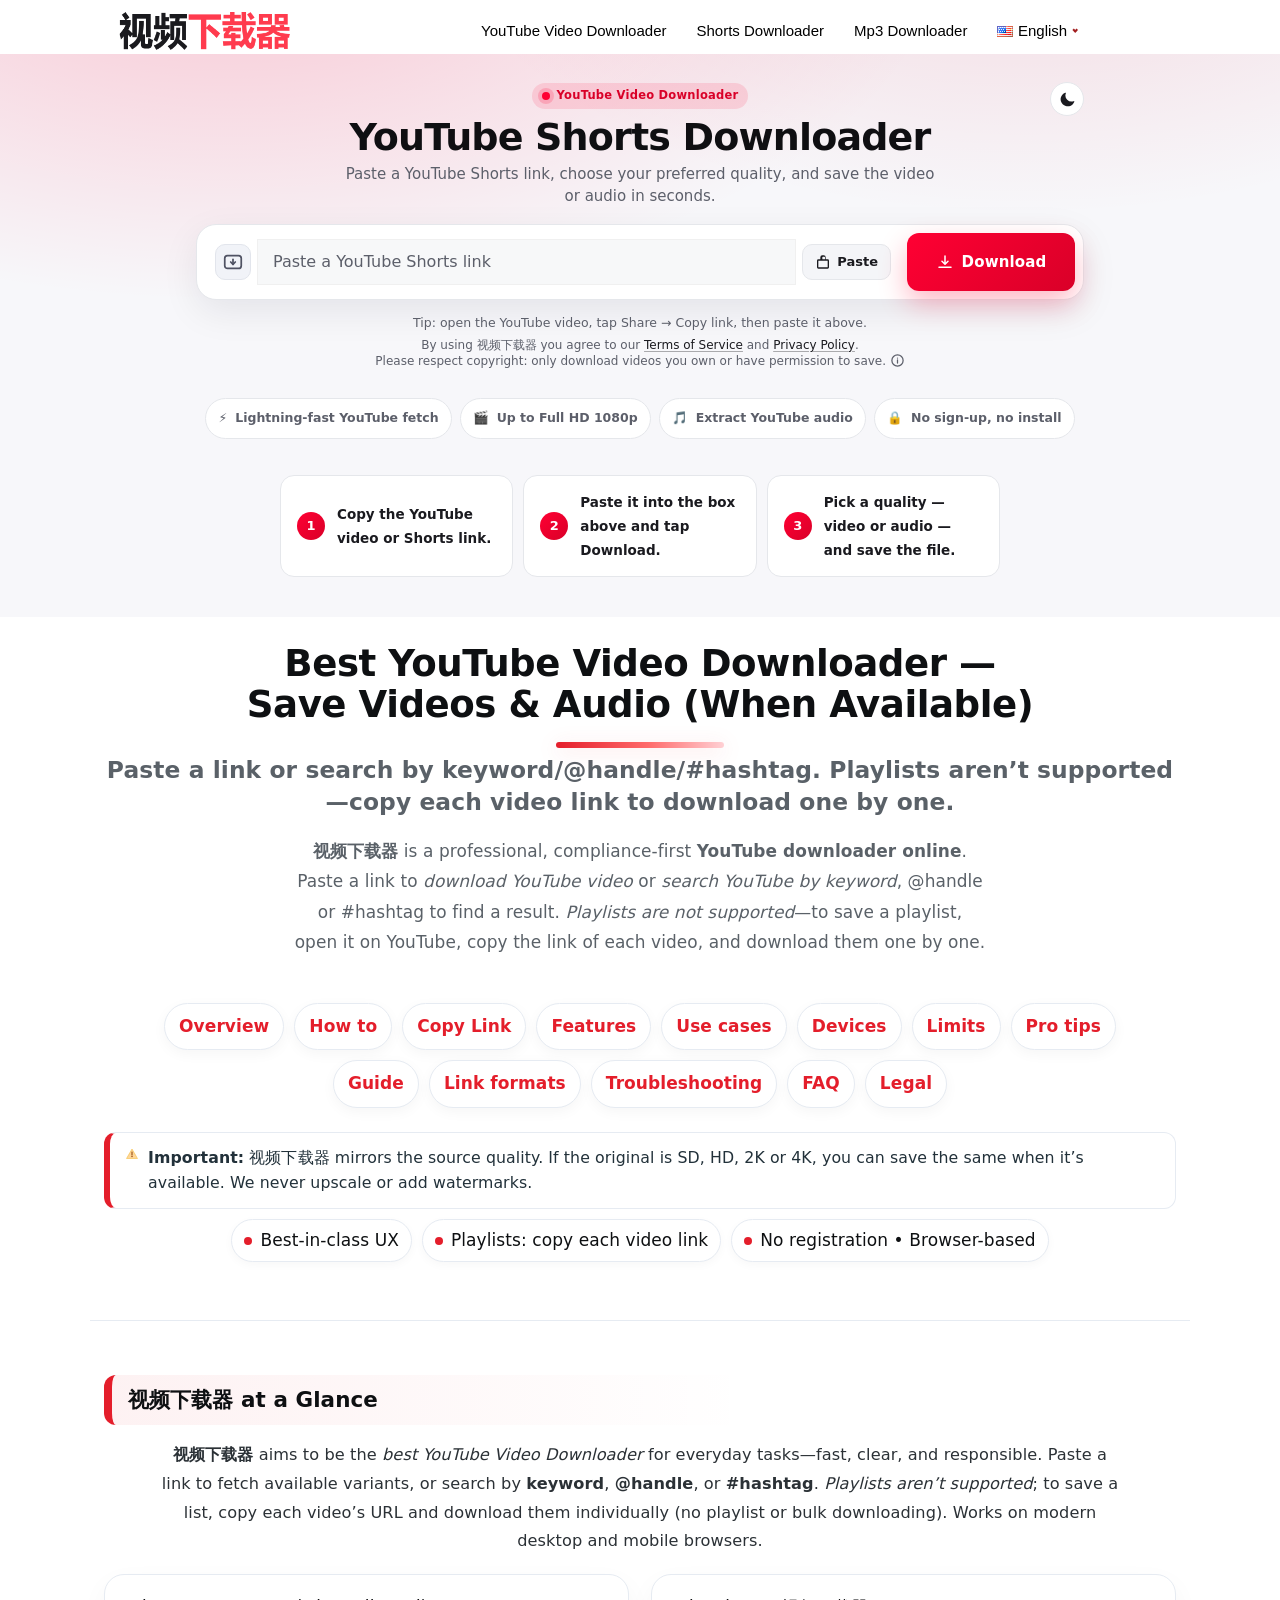
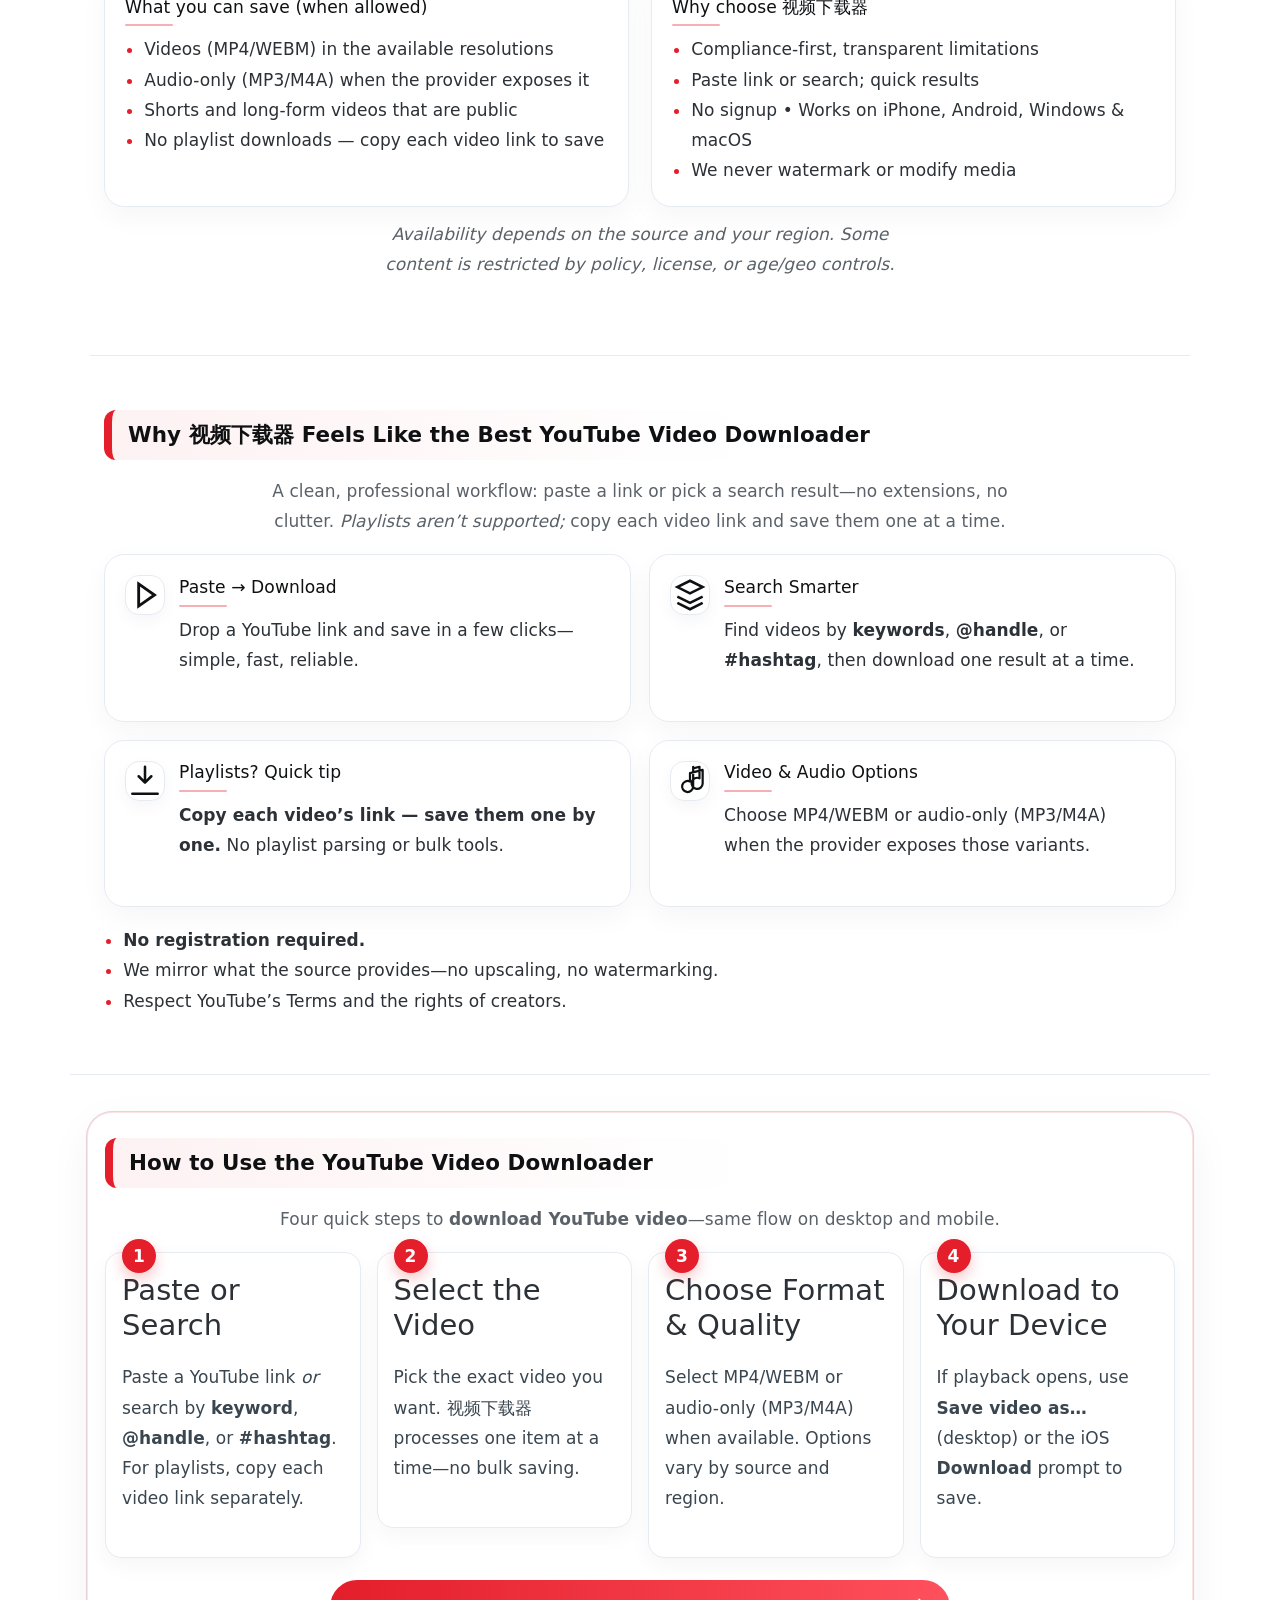
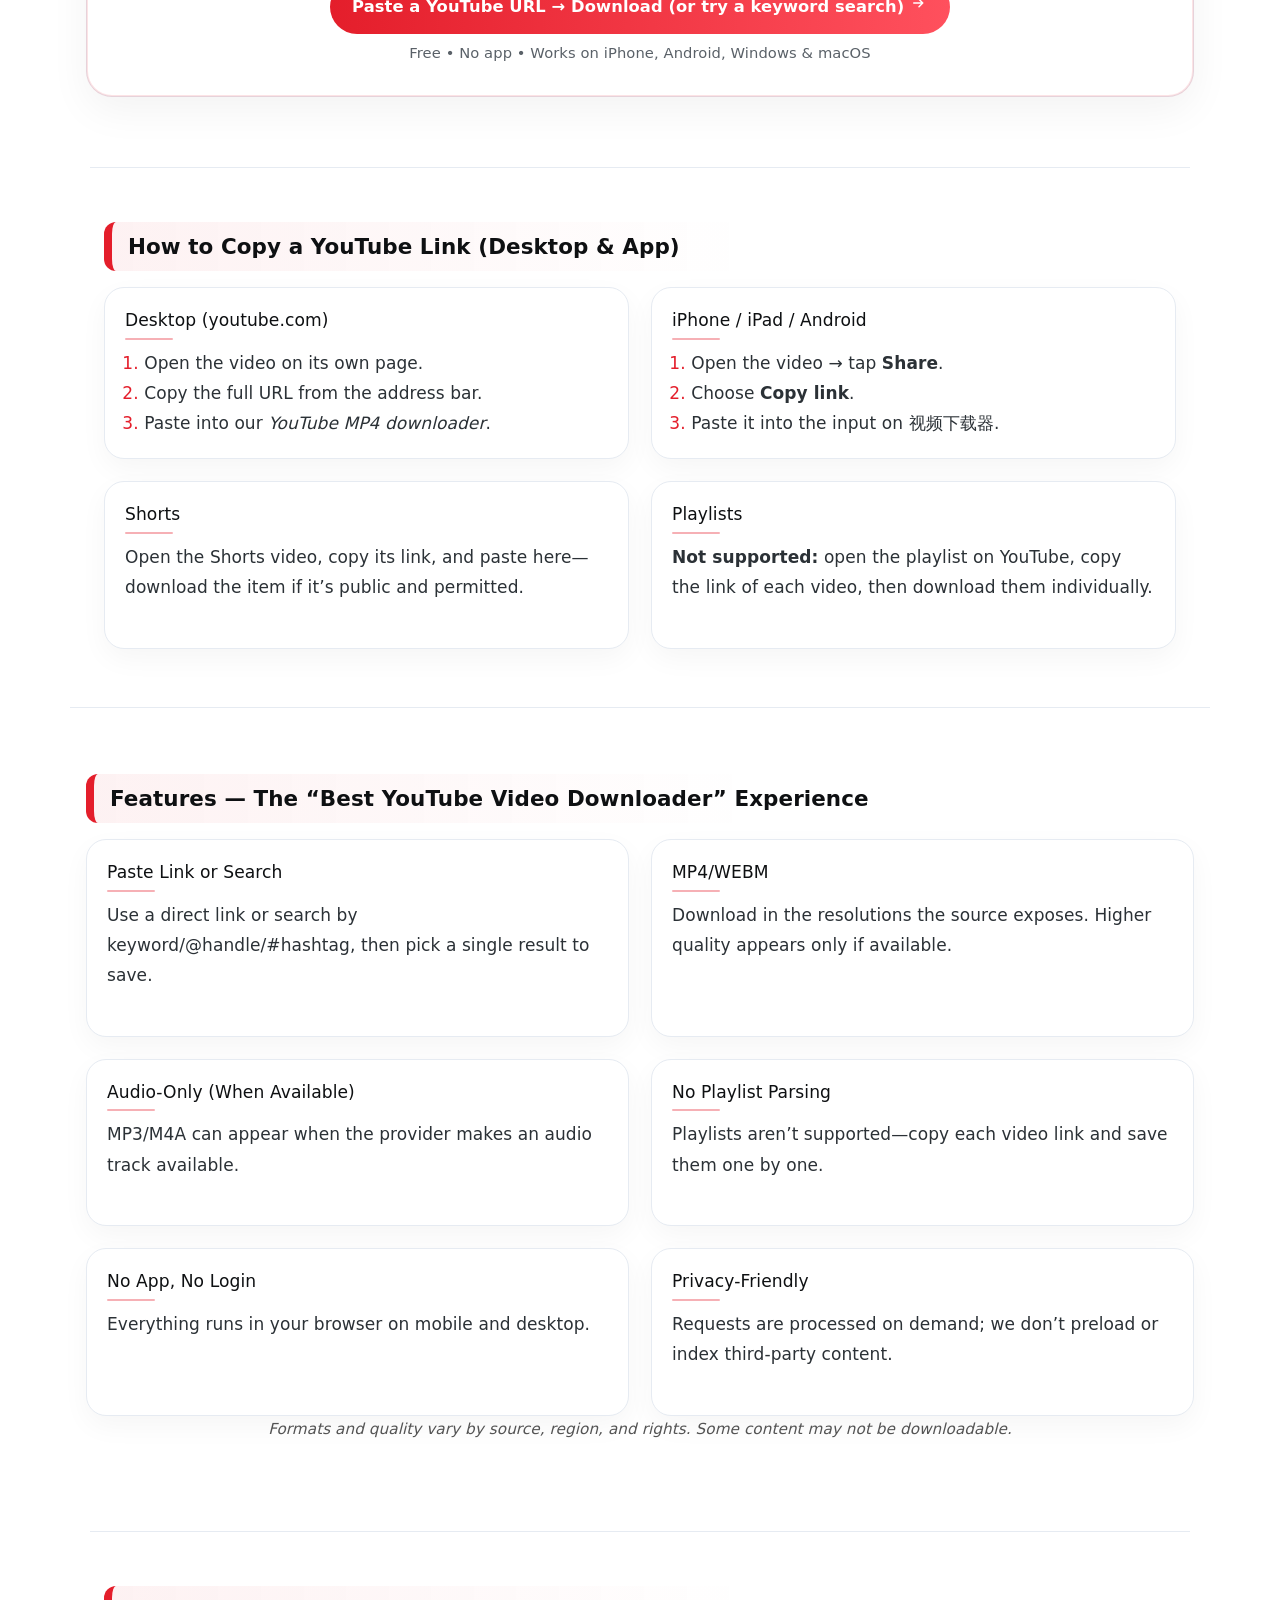
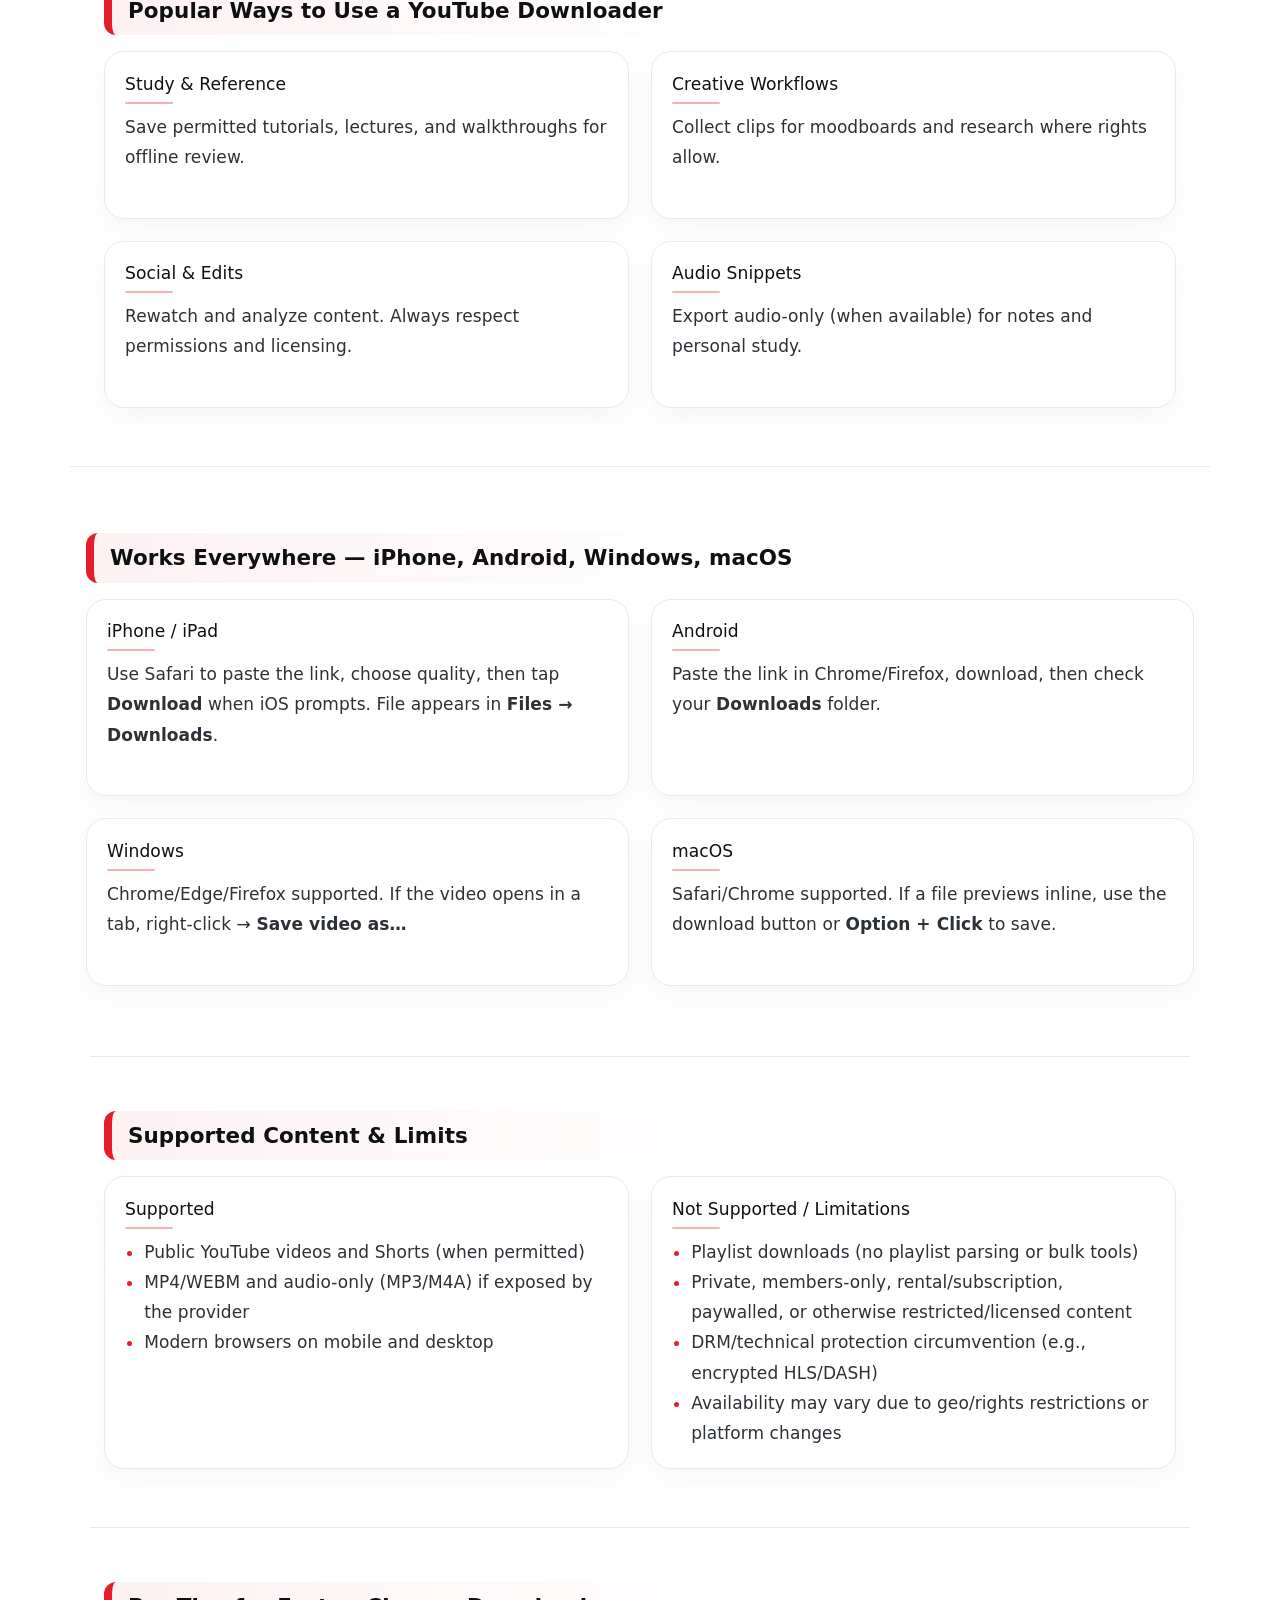
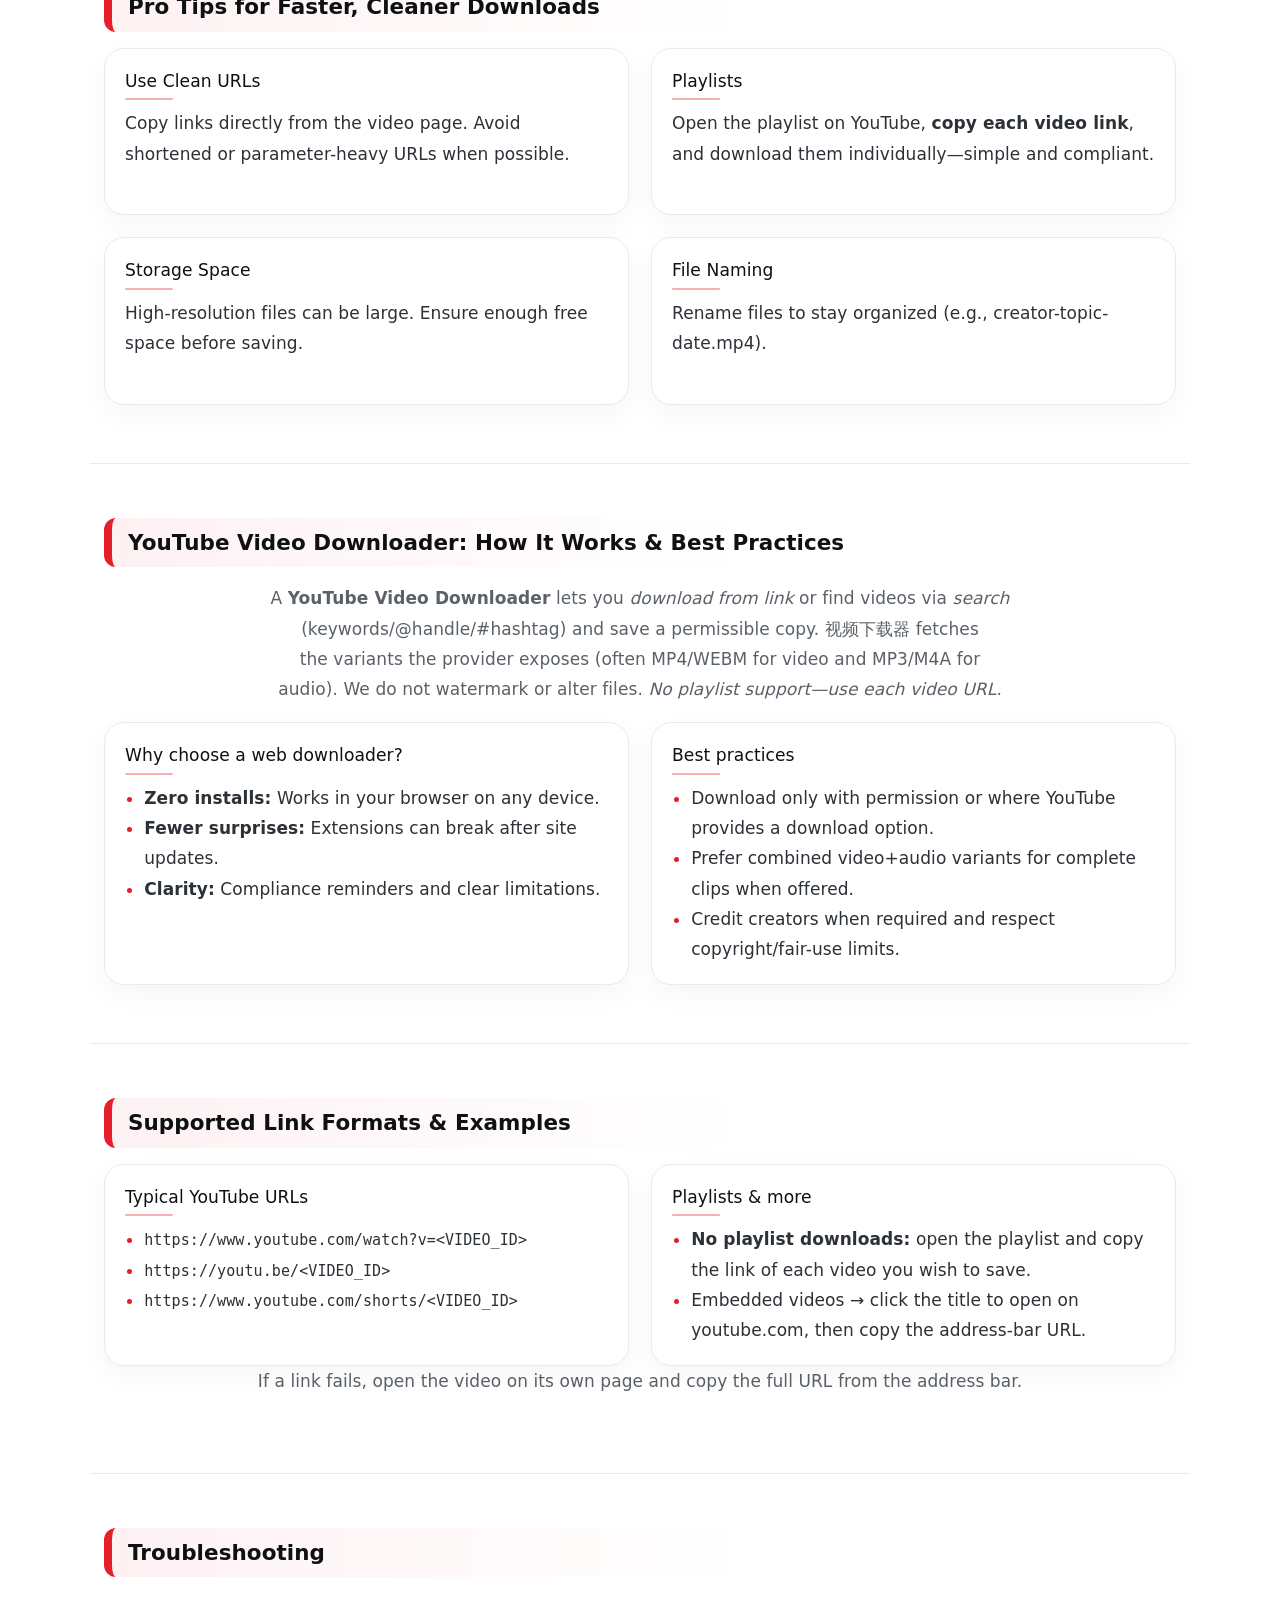
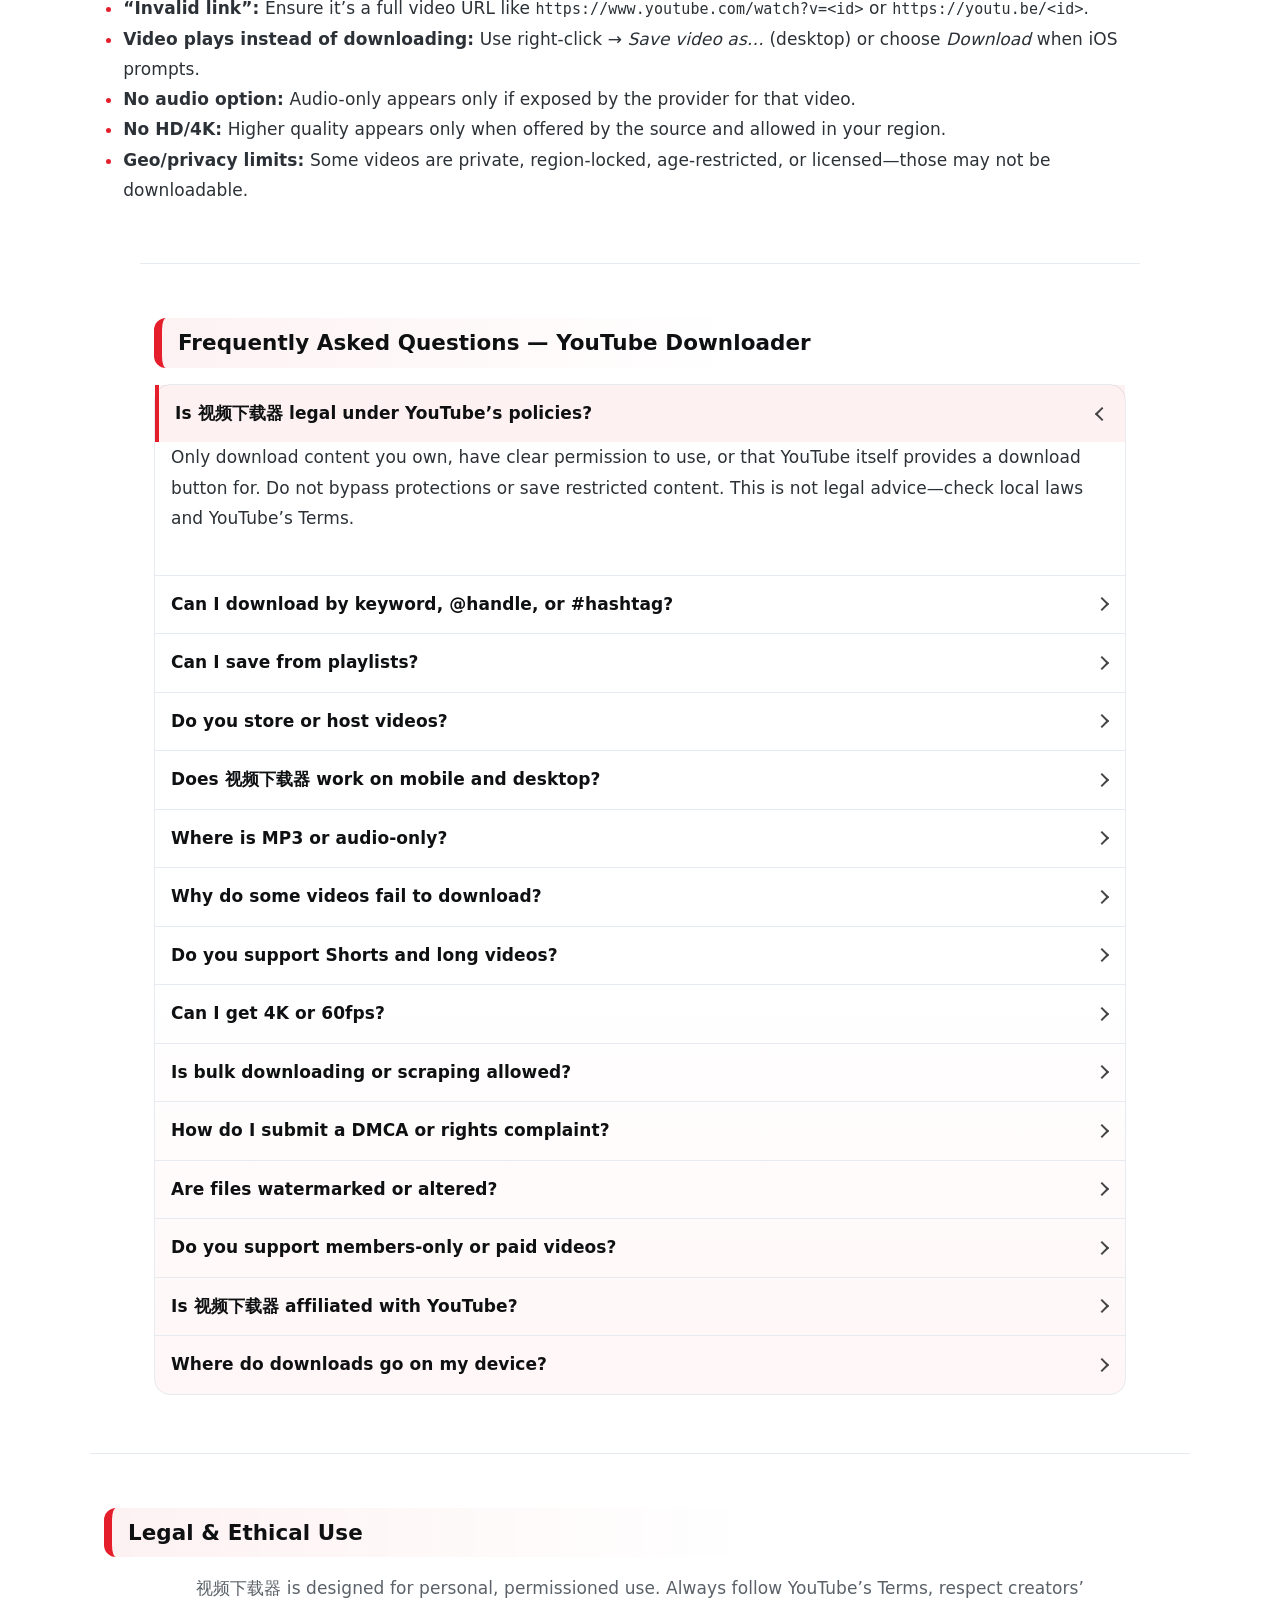
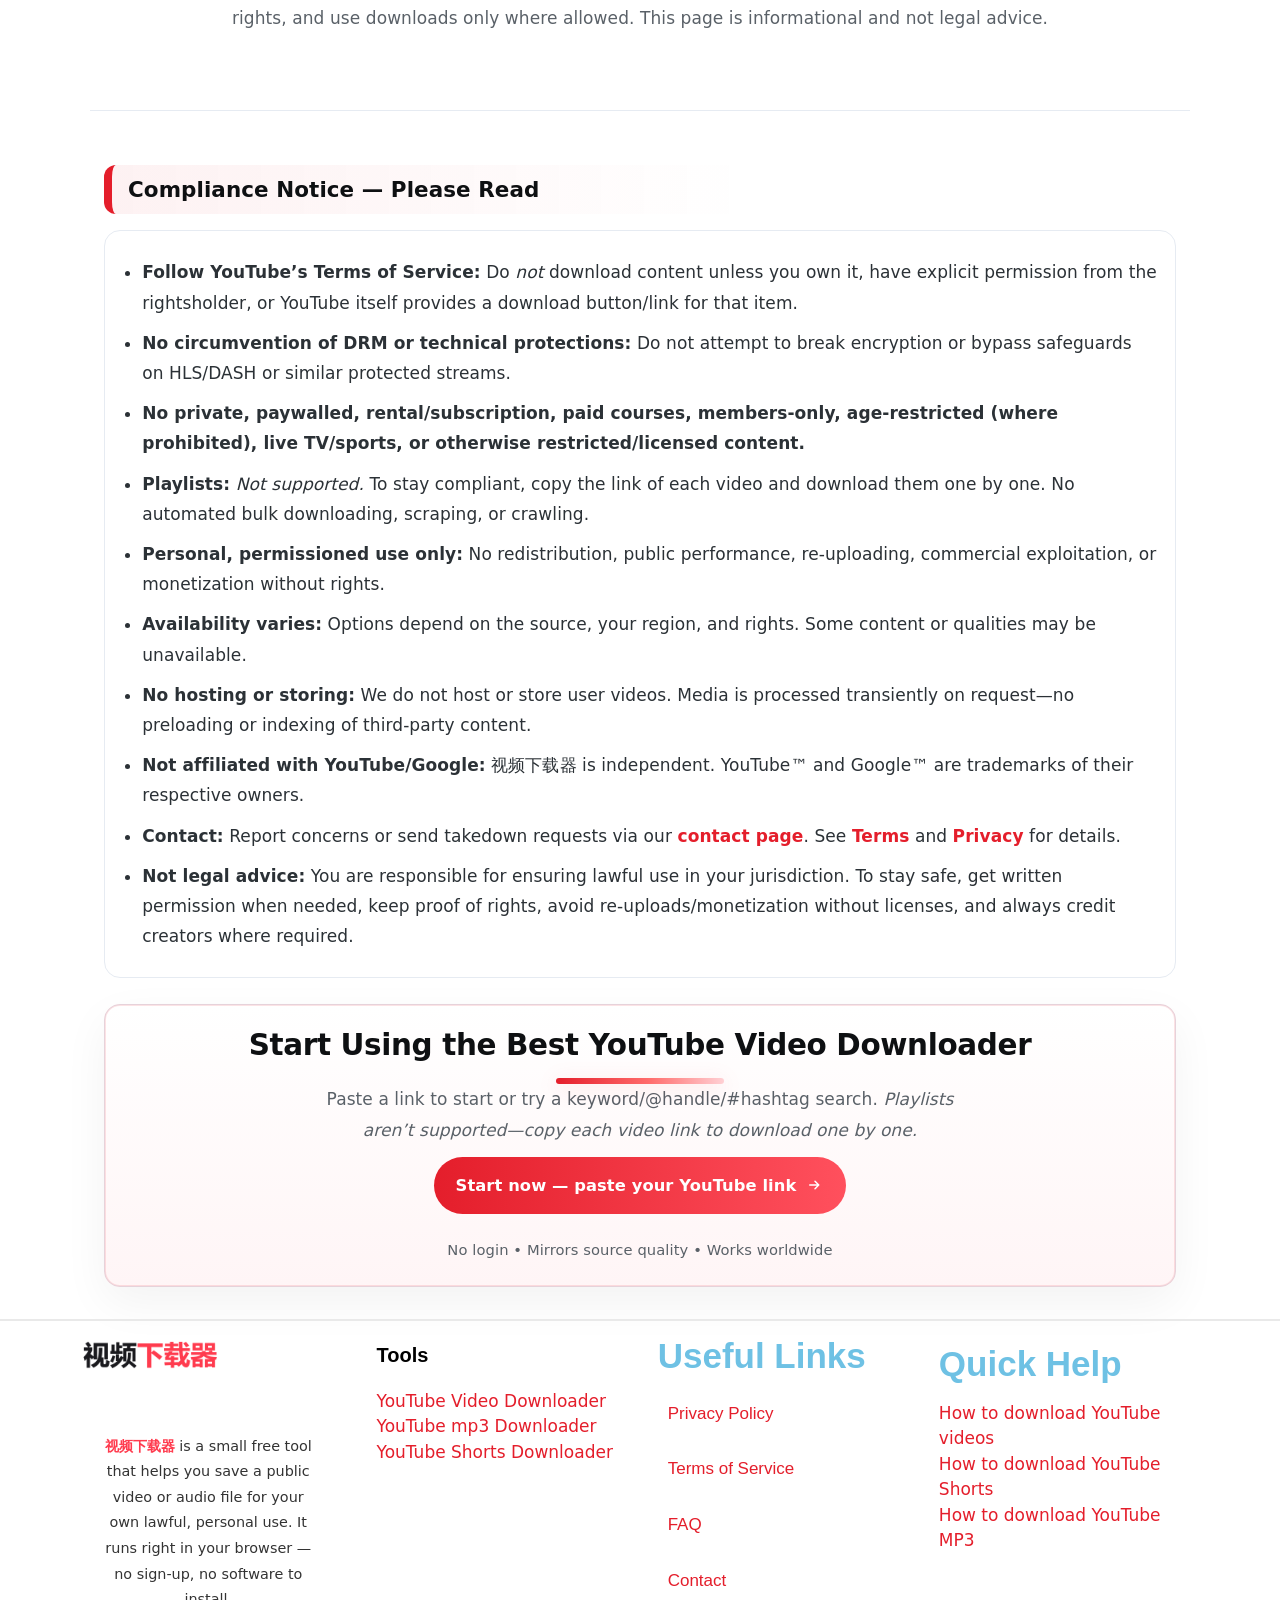
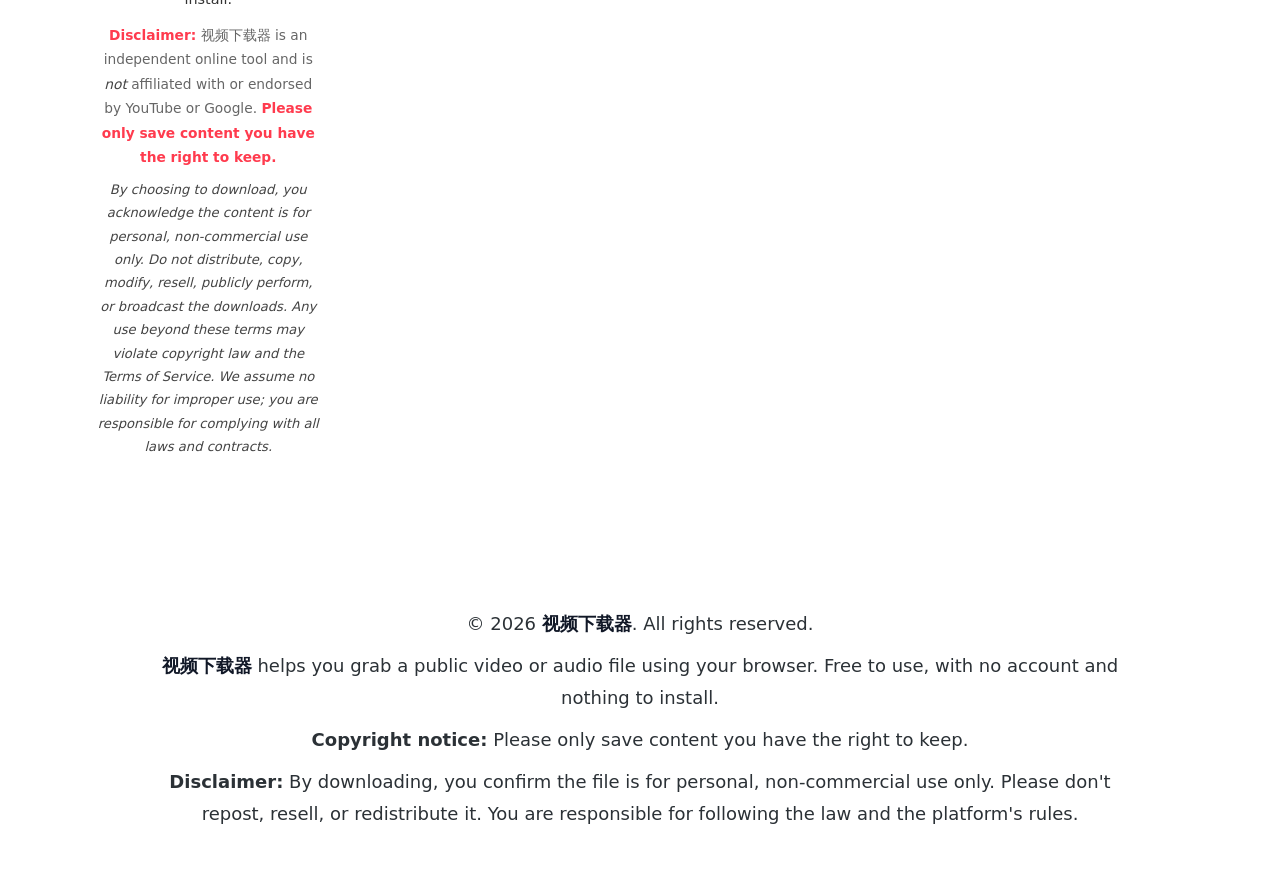
<file: shorts.html>
<!DOCTYPE html>
<html lang="en-US">
<head>
	<meta charset="UTF-8">
	
<meta name='robots' content='index, follow, max-image-preview:large, max-snippet:-1, max-video-preview:-1' />

































<meta name="viewport" content="width=device-width, initial-scale=1">
	<!-- This site is optimized with the Yoast SEO plugin v28.6 - https://yoast.com/product/yoast-seo-wordpress/ -->
	<title>YouTube Shorts Downloader — 视频下载器</title>
	<meta name="description" content="Save YouTube videos fast with 视频下载器: paste a link to get MP4 or audio. HD/4K when available. Private, no login; works on mobile &amp; desktop." />
	<link rel="canonical" href="https://102896351.github.io/YouTube-tool/shorts.html" />
	<meta property="og:locale" content="en_US" />
	<meta property="og:locale:alternate" content="vi_VN" />
	<meta property="og:locale:alternate" content="es_ES" />
	<meta property="og:locale:alternate" content="de_DE" />
	<meta property="og:locale:alternate" content="hu_HU" />
	<meta property="og:locale:alternate" content="nl_NL" />
	<meta property="og:locale:alternate" content="pt_PT" />
	<meta property="og:locale:alternate" content="tr_TR" />
	<meta property="og:locale:alternate" content="uk_UA" />
	<meta property="og:locale:alternate" content="ar_AR" />
	<meta property="og:locale:alternate" content="ja_JP" />
	<meta property="og:locale:alternate" content="ro_RO" />
	<meta property="og:locale:alternate" content="id_ID" />
	<meta property="og:locale:alternate" content="cs_CZ" />
	<meta property="og:locale:alternate" content="fr_FR" />
	<meta property="og:locale:alternate" content="it_IT" />
	<meta property="og:locale:alternate" content="ms_MY" />
	<meta property="og:locale:alternate" content="pl_PL" />
	<meta property="og:locale:alternate" content="th_TH" />
	<meta property="og:locale:alternate" content="el_GR" />
	<meta property="og:locale:alternate" content="ru_RU" />
	<meta property="og:locale:alternate" content="ko_KR" />
	<meta property="og:locale:alternate" content="jv_ID" />
	<meta property="og:locale:alternate" content="hi_IN" />
	<meta property="og:locale:alternate" content="sk_SK" />
	<meta property="og:locale:alternate" content="zh_CN" />
	<meta property="og:locale:alternate" content="bn_IN" />
	<meta property="og:locale:alternate" content="ur_PK" />
	<meta property="og:locale:alternate" content="fa_IR" />
	<meta property="og:locale:alternate" content="sw_KE" />
	<meta property="og:locale:alternate" content="tl_PH" />
	<meta property="og:type" content="website" />
	<meta property="og:title" content="YouTube Video Downloader — 视频下载器" />
	<meta property="og:description" content="Save YouTube videos fast with 视频下载器: paste a link to get MP4 or audio. HD/4K when available. Private, no login; works on mobile &amp; desktop." />
	<meta property="og:url" content="https://102896351.github.io/YouTube-tool/" />
	<meta property="og:site_name" content="视频下载器" />
	<meta property="article:modified_time" content="2025-10-18T19:16:53+00:00" />
	<meta property="og:image" content="wp-content/uploads/2025/10/Screenshot-2025-10-27-at-2.28.49-AM-scaled.png" />
	<meta property="og:image:width" content="2560" />
	<meta property="og:image:height" content="1422" />
	<meta property="og:image:type" content="image/png" />
	<meta name="twitter:card" content="summary_large_image" />
	<script type="application/ld+json" class="yoast-schema-graph">{"@context":"https:\/\/schema.org","@graph":[{"@type":"WebPage","@id":"https:\/\/102896351.github.io/YouTube-tool\/","url":"https:\/\/102896351.github.io/YouTube-tool\/","name":"YouTube Video Downloader — 视频下载器","isPartOf":{"@id":"https:\/\/102896351.github.io/YouTube-tool\/#website"},"about":{"@id":"https:\/\/102896351.github.io/YouTube-tool\/#organization"},"datePublished":"2025-10-17T16:29:08+00:00","dateModified":"2025-10-18T19:16:53+00:00","description":"Save YouTube videos fast with 视频下载器: paste a link to get MP4 or audio. HD\/4K when available. Private, no login; works on mobile & desktop.","breadcrumb":{"@id":"https:\/\/102896351.github.io/YouTube-tool\/#breadcrumb"},"inLanguage":"en-US","potentialAction":[{"@type":"ReadAction","target":["https:\/\/102896351.github.io/YouTube-tool\/"]}]},{"@type":"BreadcrumbList","@id":"https:\/\/102896351.github.io/YouTube-tool\/#breadcrumb","itemListElement":[{"@type":"ListItem","position":1,"name":"Home"}]},{"@type":"WebSite","@id":"https:\/\/102896351.github.io/YouTube-tool\/#website","url":"https:\/\/102896351.github.io/YouTube-tool\/","name":"视频下载器","description":"Save YouTube videos fast with 视频下载器: paste a link to get MP4 or audio. HD\/4K when available. Private, no login; works on mobile &amp; desktop.","publisher":{"@id":"https:\/\/102896351.github.io/YouTube-tool\/#organization"},"alternateName":"YouTube Downloader","potentialAction":[{"@type":"SearchAction","target":{"@type":"EntryPoint","urlTemplate":"https:\/\/102896351.github.io/YouTube-tool\/?s={search_term_string}"},"query-input":{"@type":"PropertyValueSpecification","valueRequired":true,"valueName":"search_term_string"}}],"inLanguage":"en-US"},{"@type":"Organization","@id":"https:\/\/102896351.github.io/YouTube-tool\/#organization","name":"视频下载器","alternateName":"YouTube Downloader","url":"https:\/\/102896351.github.io/YouTube-tool\/","logo":{"@type":"ImageObject","inLanguage":"en-US","@id":"https:\/\/102896351.github.io/YouTube-tool\/#\/schema\/logo\/image\/","url":"wp-content/uploads\/2025\/10\/vidora-logo.png","contentUrl":"wp-content/uploads\/2025\/10\/vidora-logo.png","width":350,"height":70,"caption":"视频下载器"},"image":{"@id":"https:\/\/102896351.github.io/YouTube-tool\/#\/schema\/logo\/image\/"}}]}</script>
	<!-- / Yoast SEO plugin. -->






<style id="wp-img-auto-sizes-contain-inline-css">
img:is([sizes=auto i],[sizes^="auto," i]){contain-intrinsic-size:3000px 1500px}
/*# sourceURL=wp-img-auto-sizes-contain-inline-css */
</style>
<style id="classic-theme-styles-inline-css">
/*! This file is auto-generated */
.wp-block-button__link{color:#fff;background-color:#32373c;border-radius:9999px;box-shadow:none;text-decoration:none;padding:calc(.667em + 2px) calc(1.333em + 2px);font-size:1.125em}.wp-block-file__button{background:#32373c;color:#fff;text-decoration:none}
/*# sourceURL=/wp-includes/css/classic-themes.min.css */
</style>
<style id="global-styles-inline-css">
:root{--wp--preset--aspect-ratio--square: 1;--wp--preset--aspect-ratio--4-3: 4/3;--wp--preset--aspect-ratio--3-4: 3/4;--wp--preset--aspect-ratio--3-2: 3/2;--wp--preset--aspect-ratio--2-3: 2/3;--wp--preset--aspect-ratio--16-9: 16/9;--wp--preset--aspect-ratio--9-16: 9/16;--wp--preset--color--black: #000000;--wp--preset--color--cyan-bluish-gray: #abb8c3;--wp--preset--color--white: #ffffff;--wp--preset--color--pale-pink: #f78da7;--wp--preset--color--vivid-red: #cf2e2e;--wp--preset--color--luminous-vivid-orange: #ff6900;--wp--preset--color--luminous-vivid-amber: #fcb900;--wp--preset--color--light-green-cyan: #7bdcb5;--wp--preset--color--vivid-green-cyan: #00d084;--wp--preset--color--pale-cyan-blue: #8ed1fc;--wp--preset--color--vivid-cyan-blue: #0693e3;--wp--preset--color--vivid-purple: #9b51e0;--wp--preset--color--contrast: var(--contrast);--wp--preset--color--contrast-2: var(--contrast-2);--wp--preset--color--contrast-3: var(--contrast-3);--wp--preset--color--base: var(--base);--wp--preset--color--base-2: var(--base-2);--wp--preset--color--base-3: var(--base-3);--wp--preset--color--accent: var(--accent);--wp--preset--gradient--vivid-cyan-blue-to-vivid-purple: linear-gradient(135deg,rgb(6,147,227) 0%,rgb(155,81,224) 100%);--wp--preset--gradient--light-green-cyan-to-vivid-green-cyan: linear-gradient(135deg,rgb(122,220,180) 0%,rgb(0,208,130) 100%);--wp--preset--gradient--luminous-vivid-amber-to-luminous-vivid-orange: linear-gradient(135deg,rgb(252,185,0) 0%,rgb(255,105,0) 100%);--wp--preset--gradient--luminous-vivid-orange-to-vivid-red: linear-gradient(135deg,rgb(255,105,0) 0%,rgb(207,46,46) 100%);--wp--preset--gradient--very-light-gray-to-cyan-bluish-gray: linear-gradient(135deg,rgb(238,238,238) 0%,rgb(169,184,195) 100%);--wp--preset--gradient--cool-to-warm-spectrum: linear-gradient(135deg,rgb(74,234,220) 0%,rgb(151,120,209) 20%,rgb(207,42,186) 40%,rgb(238,44,130) 60%,rgb(251,105,98) 80%,rgb(254,248,76) 100%);--wp--preset--gradient--blush-light-purple: linear-gradient(135deg,rgb(255,206,236) 0%,rgb(152,150,240) 100%);--wp--preset--gradient--blush-bordeaux: linear-gradient(135deg,rgb(254,205,165) 0%,rgb(254,45,45) 50%,rgb(107,0,62) 100%);--wp--preset--gradient--luminous-dusk: linear-gradient(135deg,rgb(255,203,112) 0%,rgb(199,81,192) 50%,rgb(65,88,208) 100%);--wp--preset--gradient--pale-ocean: linear-gradient(135deg,rgb(255,245,203) 0%,rgb(182,227,212) 50%,rgb(51,167,181) 100%);--wp--preset--gradient--electric-grass: linear-gradient(135deg,rgb(202,248,128) 0%,rgb(113,206,126) 100%);--wp--preset--gradient--midnight: linear-gradient(135deg,rgb(2,3,129) 0%,rgb(40,116,252) 100%);--wp--preset--font-size--small: 13px;--wp--preset--font-size--medium: 20px;--wp--preset--font-size--large: 36px;--wp--preset--font-size--x-large: 42px;--wp--preset--spacing--20: 0.44rem;--wp--preset--spacing--30: 0.67rem;--wp--preset--spacing--40: 1rem;--wp--preset--spacing--50: 1.5rem;--wp--preset--spacing--60: 2.25rem;--wp--preset--spacing--70: 3.38rem;--wp--preset--spacing--80: 5.06rem;--wp--preset--shadow--natural: 6px 6px 9px rgba(0, 0, 0, 0.2);--wp--preset--shadow--deep: 12px 12px 50px rgba(0, 0, 0, 0.4);--wp--preset--shadow--sharp: 6px 6px 0px rgba(0, 0, 0, 0.2);--wp--preset--shadow--outlined: 6px 6px 0px -3px rgb(255, 255, 255), 6px 6px rgb(0, 0, 0);--wp--preset--shadow--crisp: 6px 6px 0px rgb(0, 0, 0);}.wp-block-button{--wp--preset--dimension--25: 25%;--wp--preset--dimension--50: 50%;--wp--preset--dimension--75: 75%;--wp--preset--dimension--100: 100%;}:where(body) { margin: 0; }:where(.is-layout-flex){gap: 0.5em;}:where(.is-layout-grid){gap: 0.5em;}body .is-layout-flex{display: flex;}.is-layout-flex{flex-wrap: wrap;align-items: center;}.is-layout-flex > :is(*, div){margin: 0;}body .is-layout-grid{display: grid;}.is-layout-grid > :is(*, div){margin: 0;}body{padding-top: 0px;padding-right: 0px;padding-bottom: 0px;padding-left: 0px;}:root :where(.wp-element-button, .wp-block-button__link){background-color: #32373c;border-width: 0;color: #fff;font-family: inherit;font-size: inherit;font-style: inherit;font-weight: inherit;letter-spacing: inherit;line-height: inherit;padding-top: calc(0.667em + 2px);padding-right: calc(1.333em + 2px);padding-bottom: calc(0.667em + 2px);padding-left: calc(1.333em + 2px);text-decoration: none;text-transform: inherit;}.has-black-color{color: var(--wp--preset--color--black) !important;}.has-cyan-bluish-gray-color{color: var(--wp--preset--color--cyan-bluish-gray) !important;}.has-white-color{color: var(--wp--preset--color--white) !important;}.has-pale-pink-color{color: var(--wp--preset--color--pale-pink) !important;}.has-vivid-red-color{color: var(--wp--preset--color--vivid-red) !important;}.has-luminous-vivid-orange-color{color: var(--wp--preset--color--luminous-vivid-orange) !important;}.has-luminous-vivid-amber-color{color: var(--wp--preset--color--luminous-vivid-amber) !important;}.has-light-green-cyan-color{color: var(--wp--preset--color--light-green-cyan) !important;}.has-vivid-green-cyan-color{color: var(--wp--preset--color--vivid-green-cyan) !important;}.has-pale-cyan-blue-color{color: var(--wp--preset--color--pale-cyan-blue) !important;}.has-vivid-cyan-blue-color{color: var(--wp--preset--color--vivid-cyan-blue) !important;}.has-vivid-purple-color{color: var(--wp--preset--color--vivid-purple) !important;}.has-contrast-color{color: var(--wp--preset--color--contrast) !important;}.has-contrast-2-color{color: var(--wp--preset--color--contrast-2) !important;}.has-contrast-3-color{color: var(--wp--preset--color--contrast-3) !important;}.has-base-color{color: var(--wp--preset--color--base) !important;}.has-base-2-color{color: var(--wp--preset--color--base-2) !important;}.has-base-3-color{color: var(--wp--preset--color--base-3) !important;}.has-accent-color{color: var(--wp--preset--color--accent) !important;}.has-black-background-color{background-color: var(--wp--preset--color--black) !important;}.has-cyan-bluish-gray-background-color{background-color: var(--wp--preset--color--cyan-bluish-gray) !important;}.has-white-background-color{background-color: var(--wp--preset--color--white) !important;}.has-pale-pink-background-color{background-color: var(--wp--preset--color--pale-pink) !important;}.has-vivid-red-background-color{background-color: var(--wp--preset--color--vivid-red) !important;}.has-luminous-vivid-orange-background-color{background-color: var(--wp--preset--color--luminous-vivid-orange) !important;}.has-luminous-vivid-amber-background-color{background-color: var(--wp--preset--color--luminous-vivid-amber) !important;}.has-light-green-cyan-background-color{background-color: var(--wp--preset--color--light-green-cyan) !important;}.has-vivid-green-cyan-background-color{background-color: var(--wp--preset--color--vivid-green-cyan) !important;}.has-pale-cyan-blue-background-color{background-color: var(--wp--preset--color--pale-cyan-blue) !important;}.has-vivid-cyan-blue-background-color{background-color: var(--wp--preset--color--vivid-cyan-blue) !important;}.has-vivid-purple-background-color{background-color: var(--wp--preset--color--vivid-purple) !important;}.has-contrast-background-color{background-color: var(--wp--preset--color--contrast) !important;}.has-contrast-2-background-color{background-color: var(--wp--preset--color--contrast-2) !important;}.has-contrast-3-background-color{background-color: var(--wp--preset--color--contrast-3) !important;}.has-base-background-color{background-color: var(--wp--preset--color--base) !important;}.has-base-2-background-color{background-color: var(--wp--preset--color--base-2) !important;}.has-base-3-background-color{background-color: var(--wp--preset--color--base-3) !important;}.has-accent-background-color{background-color: var(--wp--preset--color--accent) !important;}.has-black-border-color{border-color: var(--wp--preset--color--black) !important;}.has-cyan-bluish-gray-border-color{border-color: var(--wp--preset--color--cyan-bluish-gray) !important;}.has-white-border-color{border-color: var(--wp--preset--color--white) !important;}.has-pale-pink-border-color{border-color: var(--wp--preset--color--pale-pink) !important;}.has-vivid-red-border-color{border-color: var(--wp--preset--color--vivid-red) !important;}.has-luminous-vivid-orange-border-color{border-color: var(--wp--preset--color--luminous-vivid-orange) !important;}.has-luminous-vivid-amber-border-color{border-color: var(--wp--preset--color--luminous-vivid-amber) !important;}.has-light-green-cyan-border-color{border-color: var(--wp--preset--color--light-green-cyan) !important;}.has-vivid-green-cyan-border-color{border-color: var(--wp--preset--color--vivid-green-cyan) !important;}.has-pale-cyan-blue-border-color{border-color: var(--wp--preset--color--pale-cyan-blue) !important;}.has-vivid-cyan-blue-border-color{border-color: var(--wp--preset--color--vivid-cyan-blue) !important;}.has-vivid-purple-border-color{border-color: var(--wp--preset--color--vivid-purple) !important;}.has-contrast-border-color{border-color: var(--wp--preset--color--contrast) !important;}.has-contrast-2-border-color{border-color: var(--wp--preset--color--contrast-2) !important;}.has-contrast-3-border-color{border-color: var(--wp--preset--color--contrast-3) !important;}.has-base-border-color{border-color: var(--wp--preset--color--base) !important;}.has-base-2-border-color{border-color: var(--wp--preset--color--base-2) !important;}.has-base-3-border-color{border-color: var(--wp--preset--color--base-3) !important;}.has-accent-border-color{border-color: var(--wp--preset--color--accent) !important;}.has-vivid-cyan-blue-to-vivid-purple-gradient-background{background: var(--wp--preset--gradient--vivid-cyan-blue-to-vivid-purple) !important;}.has-light-green-cyan-to-vivid-green-cyan-gradient-background{background: var(--wp--preset--gradient--light-green-cyan-to-vivid-green-cyan) !important;}.has-luminous-vivid-amber-to-luminous-vivid-orange-gradient-background{background: var(--wp--preset--gradient--luminous-vivid-amber-to-luminous-vivid-orange) !important;}.has-luminous-vivid-orange-to-vivid-red-gradient-background{background: var(--wp--preset--gradient--luminous-vivid-orange-to-vivid-red) !important;}.has-very-light-gray-to-cyan-bluish-gray-gradient-background{background: var(--wp--preset--gradient--very-light-gray-to-cyan-bluish-gray) !important;}.has-cool-to-warm-spectrum-gradient-background{background: var(--wp--preset--gradient--cool-to-warm-spectrum) !important;}.has-blush-light-purple-gradient-background{background: var(--wp--preset--gradient--blush-light-purple) !important;}.has-blush-bordeaux-gradient-background{background: var(--wp--preset--gradient--blush-bordeaux) !important;}.has-luminous-dusk-gradient-background{background: var(--wp--preset--gradient--luminous-dusk) !important;}.has-pale-ocean-gradient-background{background: var(--wp--preset--gradient--pale-ocean) !important;}.has-electric-grass-gradient-background{background: var(--wp--preset--gradient--electric-grass) !important;}.has-midnight-gradient-background{background: var(--wp--preset--gradient--midnight) !important;}.has-small-font-size{font-size: var(--wp--preset--font-size--small) !important;}.has-medium-font-size{font-size: var(--wp--preset--font-size--medium) !important;}.has-large-font-size{font-size: var(--wp--preset--font-size--large) !important;}.has-x-large-font-size{font-size: var(--wp--preset--font-size--x-large) !important;}
:root :where(.wp-block-icon svg){width: 24px;}
:where(.wp-block-gallery.is-layout-flex){gap: var( --wp--style--gallery-gap-default, var( --gallery-block--gutter-size, var( --wp--style--block-gap, 0.5em ) ) );}:where(.wp-block-gallery.is-layout-grid){gap: var( --wp--style--gallery-gap-default, var( --gallery-block--gutter-size, var( --wp--style--block-gap, 0.5em ) ) );}
:where(.wp-block-latest-posts.is-layout-flex){gap: 1.25em;}:where(.wp-block-latest-posts.is-layout-grid){gap: 1.25em;}
:where(.wp-block-post-template.is-layout-flex){gap: 1.25em;}:where(.wp-block-post-template.is-layout-grid){gap: 1.25em;}
:where(.wp-block-term-template.is-layout-flex){gap: 1.25em;}:where(.wp-block-term-template.is-layout-grid){gap: 1.25em;}
:where(.wp-block-columns.is-layout-flex){gap: 2em;}:where(.wp-block-columns.is-layout-grid){gap: 2em;}
:root :where(.wp-block-pullquote){font-size: 1.5em;line-height: 1.6;}
/*# sourceURL=global-styles-inline-css */
</style>
<link rel='stylesheet' id='video-downloader-styles-css' href='wp-content/plugins/video-downloader 7/assets/css/style.css' media='all' />
<link rel='stylesheet' id='generate-style-css' href='wp-content/themes/generatepress/assets/css/main.min.css' media='all' />
<style id="generate-style-inline-css">
body{background-color:#ffffff;color:var(--contrast);}a{color:var(--accent);}a{text-decoration:underline;}.entry-title a, .site-branding a, a.button, .wp-block-button__link, .main-navigation a{text-decoration:none;}a:hover, a:focus, a:active{color:var(--contrast);}.wp-block-group__inner-container{max-width:1200px;margin-left:auto;margin-right:auto;}:root{--contrast:#222222;--contrast-2:#575760;--contrast-3:#b2b2be;--base:#f0f0f0;--base-2:#f7f8f9;--base-3:#ffffff;--accent:#1e73be;}:root .has-contrast-color{color:var(--contrast);}:root .has-contrast-background-color{background-color:var(--contrast);}:root .has-contrast-2-color{color:var(--contrast-2);}:root .has-contrast-2-background-color{background-color:var(--contrast-2);}:root .has-contrast-3-color{color:var(--contrast-3);}:root .has-contrast-3-background-color{background-color:var(--contrast-3);}:root .has-base-color{color:var(--base);}:root .has-base-background-color{background-color:var(--base);}:root .has-base-2-color{color:var(--base-2);}:root .has-base-2-background-color{background-color:var(--base-2);}:root .has-base-3-color{color:var(--base-3);}:root .has-base-3-background-color{background-color:var(--base-3);}:root .has-accent-color{color:var(--accent);}:root .has-accent-background-color{background-color:var(--accent);}.top-bar{background-color:#636363;color:#ffffff;}.top-bar a{color:#ffffff;}.top-bar a:hover{color:#303030;}.site-header{background-color:var(--base-3);}.main-title a,.main-title a:hover{color:var(--contrast);}.site-description{color:var(--contrast-2);}.mobile-menu-control-wrapper .menu-toggle,.mobile-menu-control-wrapper .menu-toggle:hover,.mobile-menu-control-wrapper .menu-toggle:focus,.has-inline-mobile-toggle #site-navigation.toggled{background-color:rgba(0, 0, 0, 0.02);}.main-navigation,.main-navigation ul ul{background-color:var(--base-3);}.main-navigation .main-nav ul li a, .main-navigation .menu-toggle, .main-navigation .menu-bar-items{color:var(--contrast);}.main-navigation .main-nav ul li:not([class*="current-menu-"]):hover > a, .main-navigation .main-nav ul li:not([class*="current-menu-"]):focus > a, .main-navigation .main-nav ul li.sfHover:not([class*="current-menu-"]) > a, .main-navigation .menu-bar-item:hover > a, .main-navigation .menu-bar-item.sfHover > a{color:var(--accent);}button.menu-toggle:hover,button.menu-toggle:focus{color:var(--contrast);}.main-navigation .main-nav ul li[class*="current-menu-"] > a{color:var(--accent);}.navigation-search input[type="search"],.navigation-search input[type="search"]:active, .navigation-search input[type="search"]:focus, .main-navigation .main-nav ul li.search-item.active > a, .main-navigation .menu-bar-items .search-item.active > a{color:var(--accent);}.main-navigation ul ul{background-color:var(--base);}.separate-containers .inside-article, .separate-containers .comments-area, .separate-containers .page-header, .one-container .container, .separate-containers .paging-navigation, .inside-page-header{background-color:var(--base-3);}.entry-title a{color:var(--contrast);}.entry-title a:hover{color:var(--contrast-2);}.entry-meta{color:var(--contrast-2);}.sidebar .widget{background-color:var(--base-3);}.footer-widgets{background-color:var(--base-3);}.site-info{background-color:var(--base-3);}input[type="text"],input[type="email"],input[type="url"],input[type="password"],input[type="search"],input[type="tel"],input[type="number"],textarea,select{color:var(--contrast);background-color:var(--base-2);border-color:var(--base);}input[type="text"]:focus,input[type="email"]:focus,input[type="url"]:focus,input[type="password"]:focus,input[type="search"]:focus,input[type="tel"]:focus,input[type="number"]:focus,textarea:focus,select:focus{color:var(--contrast);background-color:var(--base-2);border-color:var(--contrast-3);}button,html input[type="button"],input[type="reset"],input[type="submit"],a.button,a.wp-block-button__link:not(.has-background){color:#ffffff;background-color:#55555e;}button:hover,html input[type="button"]:hover,input[type="reset"]:hover,input[type="submit"]:hover,a.button:hover,button:focus,html input[type="button"]:focus,input[type="reset"]:focus,input[type="submit"]:focus,a.button:focus,a.wp-block-button__link:not(.has-background):active,a.wp-block-button__link:not(.has-background):focus,a.wp-block-button__link:not(.has-background):hover{color:#ffffff;background-color:#3f4047;}a.generate-back-to-top{background-color:rgba( 0,0,0,0.4 );color:#ffffff;}a.generate-back-to-top:hover,a.generate-back-to-top:focus{background-color:rgba( 0,0,0,0.6 );color:#ffffff;}:root{--gp-search-modal-bg-color:var(--base-3);--gp-search-modal-text-color:var(--contrast);--gp-search-modal-overlay-bg-color:rgba(0,0,0,0.2);}@media (max-width:768px){.main-navigation .menu-bar-item:hover > a, .main-navigation .menu-bar-item.sfHover > a{background:none;color:var(--contrast);}}.nav-below-header .main-navigation .inside-navigation.grid-container, .nav-above-header .main-navigation .inside-navigation.grid-container{padding:0px 20px 0px 20px;}.site-main .wp-block-group__inner-container{padding:40px;}.separate-containers .paging-navigation{padding-top:20px;padding-bottom:20px;}.entry-content .alignwide, body:not(.no-sidebar) .entry-content .alignfull{margin-left:-40px;width:calc(100% + 80px);max-width:calc(100% + 80px);}.rtl .menu-item-has-children .dropdown-menu-toggle{padding-left:20px;}.rtl .main-navigation .main-nav ul li.menu-item-has-children > a{padding-right:20px;}@media (max-width:768px){.separate-containers .inside-article, .separate-containers .comments-area, .separate-containers .page-header, .separate-containers .paging-navigation, .one-container .site-content, .inside-page-header{padding:30px;}.site-main .wp-block-group__inner-container{padding:30px;}.inside-top-bar{padding-right:30px;padding-left:30px;}.inside-header{padding-right:30px;padding-left:30px;}.widget-area .widget{padding-top:30px;padding-right:30px;padding-bottom:30px;padding-left:30px;}.footer-widgets-container{padding-top:30px;padding-right:30px;padding-bottom:30px;padding-left:30px;}.inside-site-info{padding-right:30px;padding-left:30px;}.entry-content .alignwide, body:not(.no-sidebar) .entry-content .alignfull{margin-left:-30px;width:calc(100% + 60px);max-width:calc(100% + 60px);}.one-container .site-main .paging-navigation{margin-bottom:20px;}}/* End cached CSS */.is-right-sidebar{width:30%;}.is-left-sidebar{width:30%;}.site-content .content-area{width:100%;}@media (max-width:768px){.main-navigation .menu-toggle,.sidebar-nav-mobile:not(#sticky-placeholder){display:block;}.main-navigation ul,.gen-sidebar-nav,.main-navigation:not(.slideout-navigation):not(.toggled) .main-nav > ul,.has-inline-mobile-toggle #site-navigation .inside-navigation > *:not(.navigation-search):not(.main-nav){display:none;}.nav-align-right .inside-navigation,.nav-align-center .inside-navigation{justify-content:space-between;}.has-inline-mobile-toggle .mobile-menu-control-wrapper{display:flex;flex-wrap:wrap;}.has-inline-mobile-toggle .inside-header{flex-direction:row;text-align:left;flex-wrap:wrap;}.has-inline-mobile-toggle .header-widget,.has-inline-mobile-toggle #site-navigation{flex-basis:100%;}.nav-float-left .has-inline-mobile-toggle #site-navigation{order:10;}}
.elementor-template-full-width .site-content{display:block;}
/*# sourceURL=generate-style-inline-css */
</style>
<link rel='stylesheet' id='elementor-frontend-css' href='wp-content/plugins/elementor/assets/css/frontend.min.css' media='all' />
<link rel='stylesheet' id='elementor-post-7-css' href='wp-content/uploads/elementor/css/post-7.css' media='all' />
<link rel='stylesheet' id='elementor-post-47-css' href='wp-content/uploads/elementor/css/post-47.css' media='all' />
<link rel='stylesheet' id='widget-image-css' href='wp-content/plugins/elementor/assets/css/widget-image.min.css' media='all' />
<link rel='stylesheet' id='ekit-widget-common-css' href='wp-content/plugins/elementskit-lite/widgets/init/assets/css/common.css' media='all' />
<link rel='stylesheet' id='ekit-nav-menu-css' href='wp-content/plugins/elementskit-lite/widgets/init/assets/css/nav-menu.css' media='all' />
<link rel='stylesheet' id='elementor-post-77-css' href='wp-content/uploads/elementor/css/post-77.css' media='all' />
<link rel='stylesheet' id='widget-heading-css' href='wp-content/plugins/elementor/assets/css/widget-heading.min.css' media='all' />
<link rel='stylesheet' id='elementor-post-24-css' href='wp-content/uploads/elementor/css/post-24.css' media='all' />
<link rel='stylesheet' id='ekit-header-search-css' href='wp-content/plugins/elementskit-lite/widgets/init/assets/css/header-search.css' media='all' />
<link rel='stylesheet' id='ekit-header-offcanvas-css' href='wp-content/plugins/elementskit-lite/widgets/init/assets/css/header-offcanvas.css' media='all' />
<link rel='stylesheet' id='ekit-header-info-css' href='wp-content/plugins/elementskit-lite/widgets/init/assets/css/header-info.css' media='all' />
<script type='text/javascript'>
		var elementskit = {
			resturl: '',
		}

		</script><script id="jquery-core-js" src="wp-includes/js/jquery/jquery.min.js"></script>
<script id="jquery-migrate-js" src="wp-includes/js/jquery/jquery-migrate.min.js"></script>




			<style>
				.e-con.e-parent:nth-of-type(n+4):not(.e-lazyloaded):not(.e-no-lazyload),
				.e-con.e-parent:nth-of-type(n+4):not(.e-lazyloaded):not(.e-no-lazyload) * {
					background-image: none !important;
				}
				@media screen and (max-height: 1024px) {
					.e-con.e-parent:nth-of-type(n+3):not(.e-lazyloaded):not(.e-no-lazyload),
					.e-con.e-parent:nth-of-type(n+3):not(.e-lazyloaded):not(.e-no-lazyload) * {
						background-image: none !important;
					}
				}
				@media screen and (max-height: 640px) {
					.e-con.e-parent:nth-of-type(n+2):not(.e-lazyloaded):not(.e-no-lazyload),
					.e-con.e-parent:nth-of-type(n+2):not(.e-lazyloaded):not(.e-no-lazyload) * {
						background-image: none !important;
					}
				}
			</style>
			<link rel="icon" href="wp-content/uploads/2025/10/vidora-150x150.jpg?v=20261127h" sizes="32x32" />
<link rel="icon" href="wp-content/uploads/2025/10/vidora-300x300.jpg?v=20261127h" sizes="192x192" />
<link rel="apple-touch-icon" href="wp-content/uploads/2025/10/vidora-300x300.jpg?v=20261127h" />
<meta name="msapplication-TileImage" content="wp-content/uploads/2025/10/vidora-300x300.jpg?v=20261127h" />
<style id="vidora-menu-arrow">.elementskit-submenu-indicator::before{content:"";display:inline-block;width:.4em;height:.4em;border-right:2px solid currentColor;border-bottom:2px solid currentColor;transform:rotate(45deg);vertical-align:.2em}</style><meta name="google" content="notranslate" />
<meta name="author" content="视频下载器" />




<style id="wp-custom-css">
/* Mobile-only overflow / side margin fix */
@media (max-width: 768px) {
  html,
  body {
    max-width: 100% !important;
    overflow-x: hidden !important;
  }

  .ytx-hero,
  .ytx-hero.alignfull,
  .entry-content > .ytx-hero.alignfull,
  .wp-block-post-content > .ytx-hero.alignfull {
    width: 100% !important;
    max-width: 100% !important;
    margin-left: 0 !important;
    margin-right: 0 !important;
    left: auto !important;
    right: auto !important;
    overflow-x: hidden !important;
    box-sizing: border-box !important;
  }

  .ytx-hero *,
  .ytx-hero *::before,
  .ytx-hero *::after {
    box-sizing: border-box !important;
  }

  .ytx-container {
    width: 100% !important;
    max-width: 100% !important;
    padding-left: 12px !important;
    padding-right: 12px !important;
    margin-left: auto !important;
    margin-right: auto !important;
    box-sizing: border-box !important;
  }

  .ytx-form,
  .ytx-input-shell,
  .ytx-input-wrap,
  .ytx-input,
  .ytx-submit-btn,
  .ytx-feature-row,
  .ytx-steps {
    width: 100% !important;
    max-width: 100% !important;
    min-width: 0 !important;
    box-sizing: border-box !important;
  }

  .ytx-feature-row,
  .ytx-steps {
    padding-left: 0 !important;
    padding-right: 0 !important;
    margin-left: 0 !important;
    margin-right: 0 !important;
    overflow-x: hidden !important;
  }

  .ytx-input-tools {
    flex-shrink: 0 !important;
  }
}
</style>
	
	
<link rel="stylesheet" href="result-panel.css?v=20261127h">
</head>

<body class="home wp-singular page-template page-template-elementor_header_footer page page-id-7 wp-embed-responsive wp-theme-generatepress no-sidebar nav-float-right separate-containers header-aligned-left dropdown-hover elementor-default elementor-template-full-width elementor-kit-24 elementor-page elementor-page-7" itemtype="https://schema.org/WebPage" itemscope>
	<a class="screen-reader-text skip-link" href="#content" title="Skip to content">Skip to content</a><div class="ekit-template-content-markup ekit-template-content-header">		<div data-elementor-type="wp-post" data-elementor-id="47" class="elementor elementor-47">
				<div class="elementor-element elementor-element-562c9b0b e-flex e-con-boxed e-con e-parent" data-id="562c9b0b" data-element_type="container" data-e-type="container">
					<div class="e-con-inner">
		<div class="elementor-element elementor-element-4b2767c2 e-con-full e-flex e-con e-child" data-id="4b2767c2" data-element_type="container" data-e-type="container">
		<div class="elementor-element elementor-element-7ab31388 e-con-full e-flex e-con e-child" data-id="7ab31388" data-element_type="container" data-e-type="container">
				<div class="elementor-element elementor-element-3c184773 elementor-widget elementor-widget-image" data-id="3c184773" data-element_type="widget" data-e-type="widget" data-widget_type="image.default">
																<a href="https://102896351.github.io/YouTube-tool/">
							<img width="350" height="70" src="wp-content/uploads/2025/10/vidora-logo.png?v=20261127h" class="attachment-large size-large wp-image-51" alt="视频下载器" srcset="wp-content/uploads/2025/10/vidora-logo.png?v=20261127h 350w, wp-content/uploads/2025/10/vidora-logo-300x60.png?v=20261127h 300w" sizes="(max-width: 350px) 100vw, 350px" />								</a>
															</div>
				</div>
		<div class="elementor-element elementor-element-7c159476 e-con-full e-flex e-con e-child" data-id="7c159476" data-element_type="container" data-e-type="container">
				<div class="elementor-element elementor-element-3cd52bba elementor-widget elementor-widget-ekit-nav-menu" data-id="3cd52bba" data-element_type="widget" data-e-type="widget" data-widget_type="ekit-nav-menu.default">
				<div class="elementor-widget-container">
							<nav class="ekit-wid-con ekit_menu_responsive_tablet"
			aria-label="enhead"
			data-hamburger-icon=""
			data-hamburger-icon-type="icon"
			data-responsive-breakpoint="1024"
			data-close-on-anchor="no">
			            <button class="elementskit-menu-hamburger elementskit-menu-toggler"  type="button" aria-expanded="false" aria-controls="ekit-megamenu-enhead" aria-label="Menu">
                                    <span class="elementskit-menu-hamburger-icon"></span><span class="elementskit-menu-hamburger-icon"></span><span class="elementskit-menu-hamburger-icon"></span>
                            </button>
            <div id="ekit-megamenu-enhead" class="elementskit-menu-container elementskit-menu-offcanvas-elements elementskit-navbar-nav-default ekit-nav-menu-one-page-no ekit-nav-dropdown-hover"><ul id="menu-enhead" class="elementskit-navbar-nav elementskit-menu-po-right submenu-click-on-icon"><li id="menu-item-118" class="menu-item menu-item-type-post_type menu-item-object-page menu-item-home current-menu-item page_item page-item-7 current_page_item menu-item-118 nav-item elementskit-mobile-builder-content active" data-vertical-menu=750px><a href="https://102896351.github.io/YouTube-tool/" class="ekit-menu-nav-link active">YouTube Video Downloader</a></li>
<li id="menu-item-122" class="menu-item menu-item-type-post_type menu-item-object-page menu-item-122 nav-item elementskit-mobile-builder-content" data-vertical-menu=750px><a href="https://102896351.github.io/YouTube-tool/shorts.html" class="ekit-menu-nav-link">Shorts Downloader</a></li>
<li id="menu-item-121" class="menu-item menu-item-type-post_type menu-item-object-page menu-item-121 nav-item elementskit-mobile-builder-content" data-vertical-menu=750px><a href="https://102896351.github.io/YouTube-tool/mp3.html" class="ekit-menu-nav-link">mp3 Downloader</a></li>
<li id="menu-item-156" class="pll-parent-menu-item menu-item menu-item-type-custom menu-item-object-custom current-menu-parent menu-item-has-children menu-item-156 nav-item elementskit-dropdown-has relative_position elementskit-dropdown-menu-default_width elementskit-mobile-builder-content" data-vertical-menu=750px><a href="#pll_switcher" class="ekit-menu-nav-link ekit-menu-dropdown-toggle" aria-haspopup="true" aria-expanded="false" aria-controls="ekit-submenu-156"><img src="[data-uri]" alt="" width="16" height="11" style="width: 16px; height: 11px;" /><span style="margin-left:0.3em;">English</span><i aria-hidden="true" class="icon icon-down-arrow1 elementskit-submenu-indicator"></i></a>
<ul class="elementskit-dropdown elementskit-submenu-panel" id="ekit-submenu-156">
	<li id="menu-item-156-en" class="lang-item lang-item-6 lang-item-en current-lang lang-item-first menu-item menu-item-type-custom menu-item-object-custom current_page_item menu-item-home menu-item-156-en nav-item elementskit-mobile-builder-content" data-vertical-menu=750px><a href="https://102896351.github.io/YouTube-tool/" class="lang-item dropdown-item" lang="en-US" hreflang="en-US"><img src="[data-uri]" alt="" width="16" height="11" style="width: 16px; height: 11px;" /><span style="margin-left:0.3em;">English</span></a>	<li id="menu-item-156-vi" class="lang-item lang-item-9 lang-item-vi menu-item menu-item-type-custom menu-item-object-custom menu-item-156-vi nav-item elementskit-mobile-builder-content" data-vertical-menu=750px><a href="https://102896351.github.io/YouTube-tool/?lang=vi" class="lang-item dropdown-item" lang="vi" hreflang="vi"><img src="[data-uri]" alt="" width="16" height="11" style="width: 16px; height: 11px;" /><span style="margin-left:0.3em;">Tiếng Việt</span></a>	<li id="menu-item-156-es" class="lang-item lang-item-13 lang-item-es menu-item menu-item-type-custom menu-item-object-custom menu-item-156-es nav-item elementskit-mobile-builder-content" data-vertical-menu=750px><a href="https://102896351.github.io/YouTube-tool/?lang=es" class="lang-item dropdown-item" lang="es-ES" hreflang="es-ES"><img loading="lazy" src="[data-uri]" alt="" width="16" height="11" style="width: 16px; height: 11px;" /><span style="margin-left:0.3em;">Español</span></a>	<li id="menu-item-156-de" class="lang-item lang-item-17 lang-item-de menu-item menu-item-type-custom menu-item-object-custom menu-item-156-de nav-item elementskit-mobile-builder-content" data-vertical-menu=750px><a href="https://102896351.github.io/YouTube-tool/?lang=de" class="lang-item dropdown-item" lang="de-DE" hreflang="de-DE"><img loading="lazy" src="[data-uri]" alt="" width="16" height="11" style="width: 16px; height: 11px;" /><span style="margin-left:0.3em;">Deutsch</span></a>	<li id="menu-item-156-hu" class="lang-item lang-item-21 lang-item-hu menu-item menu-item-type-custom menu-item-object-custom menu-item-156-hu nav-item elementskit-mobile-builder-content" data-vertical-menu=750px><a href="https://102896351.github.io/YouTube-tool/?lang=hu" class="lang-item dropdown-item" lang="hu-HU" hreflang="hu-HU"><img loading="lazy" src="[data-uri]" alt="" width="16" height="11" style="width: 16px; height: 11px;" /><span style="margin-left:0.3em;">Magyar</span></a>	<li id="menu-item-156-nl" class="lang-item lang-item-25 lang-item-nl menu-item menu-item-type-custom menu-item-object-custom menu-item-156-nl nav-item elementskit-mobile-builder-content" data-vertical-menu=750px><a href="https://102896351.github.io/YouTube-tool/?lang=nl" class="lang-item dropdown-item" lang="nl-NL" hreflang="nl-NL"><img loading="lazy" src="[data-uri]" alt="" width="16" height="11" style="width: 16px; height: 11px;" /><span style="margin-left:0.3em;">Nederlands</span></a>	<li id="menu-item-156-pt" class="lang-item lang-item-29 lang-item-pt menu-item menu-item-type-custom menu-item-object-custom menu-item-156-pt nav-item elementskit-mobile-builder-content" data-vertical-menu=750px><a href="https://102896351.github.io/YouTube-tool/?lang=pt" class="lang-item dropdown-item" lang="pt-PT" hreflang="pt-PT"><img loading="lazy" src="[data-uri]" alt="" width="16" height="11" style="width: 16px; height: 11px;" /><span style="margin-left:0.3em;">Português</span></a>	<li id="menu-item-156-tr" class="lang-item lang-item-33 lang-item-tr menu-item menu-item-type-custom menu-item-object-custom menu-item-156-tr nav-item elementskit-mobile-builder-content" data-vertical-menu=750px><a href="https://102896351.github.io/YouTube-tool/?lang=tr" class="lang-item dropdown-item" lang="tr-TR" hreflang="tr-TR"><img loading="lazy" src="[data-uri]" alt="" width="16" height="11" style="width: 16px; height: 11px;" /><span style="margin-left:0.3em;">Türkçe</span></a>	<li id="menu-item-156-uk" class="lang-item lang-item-37 lang-item-uk menu-item menu-item-type-custom menu-item-object-custom menu-item-156-uk nav-item elementskit-mobile-builder-content" data-vertical-menu=750px><a href="https://102896351.github.io/YouTube-tool/?lang=uk" class="lang-item dropdown-item" lang="uk" hreflang="uk"><img loading="lazy" src="[data-uri]" alt="" width="16" height="11" style="width: 16px; height: 11px;" /><span style="margin-left:0.3em;">Українська</span></a>	<li id="menu-item-156-ar" class="lang-item lang-item-41 lang-item-ar menu-item menu-item-type-custom menu-item-object-custom menu-item-156-ar nav-item elementskit-mobile-builder-content" data-vertical-menu=750px><a href="https://102896351.github.io/YouTube-tool/?lang=ar" class="lang-item dropdown-item" lang="ar" hreflang="ar"><img loading="lazy" src="[data-uri]" alt="" width="16" height="11" style="width: 16px; height: 11px;" /><span style="margin-left:0.3em;">العربية</span></a>	<li id="menu-item-156-ja" class="lang-item lang-item-45 lang-item-ja menu-item menu-item-type-custom menu-item-object-custom menu-item-156-ja nav-item elementskit-mobile-builder-content" data-vertical-menu=750px><a href="https://102896351.github.io/YouTube-tool/?lang=ja" class="lang-item dropdown-item" lang="ja" hreflang="ja"><img loading="lazy" src="[data-uri]" alt="" width="16" height="11" style="width: 16px; height: 11px;" /><span style="margin-left:0.3em;">日本語</span></a>	<li id="menu-item-156-ro" class="lang-item lang-item-49 lang-item-ro menu-item menu-item-type-custom menu-item-object-custom menu-item-156-ro nav-item elementskit-mobile-builder-content" data-vertical-menu=750px><a href="https://102896351.github.io/YouTube-tool/?lang=ro" class="lang-item dropdown-item" lang="ro-RO" hreflang="ro-RO"><img loading="lazy" src="[data-uri]" alt="" width="16" height="11" style="width: 16px; height: 11px;" /><span style="margin-left:0.3em;">Română</span></a>	<li id="menu-item-156-id" class="lang-item lang-item-53 lang-item-id menu-item menu-item-type-custom menu-item-object-custom menu-item-156-id nav-item elementskit-mobile-builder-content" data-vertical-menu=750px><a href="https://102896351.github.io/YouTube-tool/?lang=id" class="lang-item dropdown-item" lang="id-ID" hreflang="id-ID"><img loading="lazy" src="[data-uri]" alt="" width="16" height="11" style="width: 16px; height: 11px;" /><span style="margin-left:0.3em;">Bahasa Indonesia</span></a>	<li id="menu-item-156-cs" class="lang-item lang-item-57 lang-item-cs menu-item menu-item-type-custom menu-item-object-custom menu-item-156-cs nav-item elementskit-mobile-builder-content" data-vertical-menu=750px><a href="https://102896351.github.io/YouTube-tool/?lang=cs" class="lang-item dropdown-item" lang="cs-CZ" hreflang="cs-CZ"><img loading="lazy" src="[data-uri]" alt="" width="16" height="11" style="width: 16px; height: 11px;" /><span style="margin-left:0.3em;">Čeština</span></a>	<li id="menu-item-156-fr" class="lang-item lang-item-61 lang-item-fr menu-item menu-item-type-custom menu-item-object-custom menu-item-156-fr nav-item elementskit-mobile-builder-content" data-vertical-menu=750px><a href="https://102896351.github.io/YouTube-tool/?lang=fr" class="lang-item dropdown-item" lang="fr-FR" hreflang="fr-FR"><img loading="lazy" src="[data-uri]" alt="" width="16" height="11" style="width: 16px; height: 11px;" /><span style="margin-left:0.3em;">Français</span></a>	<li id="menu-item-156-it" class="lang-item lang-item-65 lang-item-it menu-item menu-item-type-custom menu-item-object-custom menu-item-156-it nav-item elementskit-mobile-builder-content" data-vertical-menu=750px><a href="https://102896351.github.io/YouTube-tool/?lang=it" class="lang-item dropdown-item" lang="it-IT" hreflang="it-IT"><img loading="lazy" src="[data-uri]" alt="" width="16" height="11" style="width: 16px; height: 11px;" /><span style="margin-left:0.3em;">Italiano</span></a>	<li id="menu-item-156-ms" class="lang-item lang-item-69 lang-item-ms menu-item menu-item-type-custom menu-item-object-custom menu-item-156-ms nav-item elementskit-mobile-builder-content" data-vertical-menu=750px><a href="https://102896351.github.io/YouTube-tool/?lang=ms" class="lang-item dropdown-item" lang="ms-MY" hreflang="ms-MY"><img loading="lazy" src="[data-uri]" alt="" width="16" height="11" style="width: 16px; height: 11px;" /><span style="margin-left:0.3em;">Bahasa Melayu</span></a>	<li id="menu-item-156-pl" class="lang-item lang-item-73 lang-item-pl menu-item menu-item-type-custom menu-item-object-custom menu-item-156-pl nav-item elementskit-mobile-builder-content" data-vertical-menu=750px><a href="https://102896351.github.io/YouTube-tool/?lang=pl" class="lang-item dropdown-item" lang="pl-PL" hreflang="pl-PL"><img loading="lazy" src="[data-uri]" alt="" width="16" height="11" style="width: 16px; height: 11px;" /><span style="margin-left:0.3em;">Polski</span></a>	<li id="menu-item-156-th" class="lang-item lang-item-77 lang-item-th menu-item menu-item-type-custom menu-item-object-custom menu-item-156-th nav-item elementskit-mobile-builder-content" data-vertical-menu=750px><a href="https://102896351.github.io/YouTube-tool/?lang=th" class="lang-item dropdown-item" lang="th" hreflang="th"><img loading="lazy" src="[data-uri]" alt="" width="16" height="11" style="width: 16px; height: 11px;" /><span style="margin-left:0.3em;">ไทย</span></a>	<li id="menu-item-156-el" class="lang-item lang-item-81 lang-item-el menu-item menu-item-type-custom menu-item-object-custom menu-item-156-el nav-item elementskit-mobile-builder-content" data-vertical-menu=750px><a href="https://102896351.github.io/YouTube-tool/?lang=el" class="lang-item dropdown-item" lang="el" hreflang="el"><img loading="lazy" src="[data-uri]" alt="" width="16" height="11" style="width: 16px; height: 11px;" /><span style="margin-left:0.3em;">Ελληνικά</span></a>	<li id="menu-item-156-ru" class="lang-item lang-item-85 lang-item-ru menu-item menu-item-type-custom menu-item-object-custom menu-item-156-ru nav-item elementskit-mobile-builder-content" data-vertical-menu=750px><a href="https://102896351.github.io/YouTube-tool/?lang=ru" class="lang-item dropdown-item" lang="ru-RU" hreflang="ru-RU"><img loading="lazy" src="[data-uri]" alt="" width="16" height="11" style="width: 16px; height: 11px;" /><span style="margin-left:0.3em;">Русский</span></a>	<li id="menu-item-156-ko" class="lang-item lang-item-89 lang-item-ko menu-item menu-item-type-custom menu-item-object-custom menu-item-156-ko nav-item elementskit-mobile-builder-content" data-vertical-menu=750px><a href="https://102896351.github.io/YouTube-tool/?lang=ko" class="lang-item dropdown-item" lang="ko-KR" hreflang="ko-KR"><img loading="lazy" src="[data-uri]" alt="" width="16" height="11" style="width: 16px; height: 11px;" /><span style="margin-left:0.3em;">한국어</span></a>	<li id="menu-item-156-jv" class="lang-item lang-item-93 lang-item-jv menu-item menu-item-type-custom menu-item-object-custom menu-item-156-jv nav-item elementskit-mobile-builder-content" data-vertical-menu=750px><a href="https://102896351.github.io/YouTube-tool/?lang=jv" class="lang-item dropdown-item" lang="jv-ID" hreflang="jv-ID"><img loading="lazy" src="[data-uri]" alt="" width="16" height="11" style="width: 16px; height: 11px;" /><span style="margin-left:0.3em;">Basa Jawa</span></a>	<li id="menu-item-156-hi" class="lang-item lang-item-97 lang-item-hi menu-item menu-item-type-custom menu-item-object-custom menu-item-156-hi nav-item elementskit-mobile-builder-content" data-vertical-menu=750px><a href="https://102896351.github.io/YouTube-tool/?lang=hi" class="lang-item dropdown-item" lang="hi-IN" hreflang="hi-IN"><img loading="lazy" src="[data-uri]" alt="" width="16" height="11" style="width: 16px; height: 11px;" /><span style="margin-left:0.3em;">हिन्दी</span></a>	<li id="menu-item-156-sk" class="lang-item lang-item-101 lang-item-sk menu-item menu-item-type-custom menu-item-object-custom menu-item-156-sk nav-item elementskit-mobile-builder-content" data-vertical-menu=750px><a href="https://102896351.github.io/YouTube-tool/?lang=sk" class="lang-item dropdown-item" lang="sk-SK" hreflang="sk-SK"><img loading="lazy" src="[data-uri]" alt="" width="16" height="11" style="width: 16px; height: 11px;" /><span style="margin-left:0.3em;">Slovenčina</span></a>	<li id="menu-item-156-zh" class="lang-item lang-item-105 lang-item-zh menu-item menu-item-type-custom menu-item-object-custom menu-item-156-zh nav-item elementskit-mobile-builder-content" data-vertical-menu=750px><a href="https://102896351.github.io/YouTube-tool/?lang=zh" class="lang-item dropdown-item" lang="zh-CN" hreflang="zh-CN"><img loading="lazy" src="[data-uri]" alt="" width="16" height="11" style="width: 16px; height: 11px;" /><span style="margin-left:0.3em;">中文 (中国)</span></a>	<li id="menu-item-156-bn" class="lang-item lang-item-109 lang-item-bn menu-item menu-item-type-custom menu-item-object-custom menu-item-156-bn nav-item elementskit-mobile-builder-content" data-vertical-menu=750px><a href="https://102896351.github.io/YouTube-tool/?lang=bn" class="lang-item dropdown-item" lang="bn-BD" hreflang="bn-BD"><img loading="lazy" src="[data-uri]" alt="" width="16" height="11" style="width: 16px; height: 11px;" /><span style="margin-left:0.3em;">বাংলা</span></a>	<li id="menu-item-156-ur" class="lang-item lang-item-113 lang-item-ur menu-item menu-item-type-custom menu-item-object-custom menu-item-156-ur nav-item elementskit-mobile-builder-content" data-vertical-menu=750px><a href="https://102896351.github.io/YouTube-tool/?lang=ur" class="lang-item dropdown-item" lang="ur" hreflang="ur"><img loading="lazy" src="[data-uri]" alt="" width="16" height="11" style="width: 16px; height: 11px;" /><span style="margin-left:0.3em;">اردو</span></a>	<li id="menu-item-156-fa" class="lang-item lang-item-117 lang-item-fa menu-item menu-item-type-custom menu-item-object-custom menu-item-156-fa nav-item elementskit-mobile-builder-content" data-vertical-menu=750px><a href="https://102896351.github.io/YouTube-tool/?lang=fa" class="lang-item dropdown-item" lang="fa-IR" hreflang="fa-IR"><img loading="lazy" src="[data-uri]" alt="" width="16" height="11" style="width: 16px; height: 11px;" /><span style="margin-left:0.3em;">فارسی</span></a>	<li id="menu-item-156-sw" class="lang-item lang-item-121 lang-item-sw menu-item menu-item-type-custom menu-item-object-custom menu-item-156-sw nav-item elementskit-mobile-builder-content" data-vertical-menu=750px><a href="https://102896351.github.io/YouTube-tool/?lang=sw" class="lang-item dropdown-item" lang="sw" hreflang="sw"><img loading="lazy" src="[data-uri]" alt="" width="16" height="11" style="width: 16px; height: 11px;" /><span style="margin-left:0.3em;">Kiswahili</span></a>	<li id="menu-item-156-tl" class="lang-item lang-item-125 lang-item-tl menu-item menu-item-type-custom menu-item-object-custom menu-item-156-tl nav-item elementskit-mobile-builder-content" data-vertical-menu=750px><a href="https://102896351.github.io/YouTube-tool/?lang=tl" class="lang-item dropdown-item" lang="tl" hreflang="tl"><img loading="lazy" src="[data-uri]" alt="" width="16" height="11" style="width: 16px; height: 11px;" /><span style="margin-left:0.3em;">Tagalog</span></a></ul>
</li>
</ul><div class="elementskit-nav-identity-panel"><button class="elementskit-menu-close elementskit-menu-toggler" type="button">X</button></div></div>
			<div class="elementskit-menu-overlay elementskit-menu-offcanvas-elements elementskit-menu-toggler ekit-nav-menu--overlay"></div>        </nav>
						</div>
				</div>
				</div>
				</div>
					</div>
				</div>
				</div>
		</div>
	<div class="site grid-container container hfeed" id="page">
				<div class="site-content" id="content">
					<div data-elementor-type="wp-page" data-elementor-id="7" class="elementor elementor-7">
				<div class="elementor-element elementor-element-514c5695 e-flex e-con-boxed e-con e-parent" data-id="514c5695" data-element_type="container" data-e-type="container">
					<div class="e-con-inner">
				<div class="elementor-element elementor-element-7890764f elementor-widget elementor-widget-shortcode" data-id="7890764f" data-element_type="widget" data-e-type="widget" id="video-input" data-widget_type="shortcode.default">
							<div class="elementor-shortcode"><section class="ytx-hero alignfull" data-theme="light">
  <div class="ytx-container">
                <header class="ytx-header">
      <div class="ytx-titles">
        <span class="ytx-eyebrow">
          <span class="ytx-eyebrow-dot" aria-hidden="true"></span>
          YouTube Video Downloader        </span>
        <h1 class="ytx-title">
          YouTube Shorts Downloader        </h1>
        <p class="ytx-subtitle">
          Paste a YouTube Shorts link, choose your preferred quality, and save the video or audio in seconds.        </p>
      </div>

      <div class="ytx-header-actions">
        <button class="ytx-theme" id="ytx-theme-toggle" type="button"
                aria-label="Switch to dark mode"
                title="Dark mode">
          <svg class="ytx-ic-moon" viewBox="0 0 24 24" width="17" height="17" aria-hidden="true">
            <path fill="currentColor" d="M20.7 14.3A8.5 8.5 0 0 1 9.7 3.3a.75.75 0 0 0-.95-.95A10 10 0 1 0 21.65 15.25a.75.75 0 0 0-.95-.95Z"/>
          </svg>
          <svg class="ytx-ic-sun" viewBox="0 0 24 24" width="17" height="17" aria-hidden="true">
            <path fill="currentColor" d="M12 3a1 1 0 0 1 1 1v1a1 1 0 1 1-2 0V4a1 1 0 0 1 1-1Zm7 8h1a1 1 0 1 1 0 2h-1a1 1 0 1 1 0-2ZM4 11H3a1 1 0 1 0 0 2h1a1 1 0 1 0 0-2Zm1.64-6.36a1 1 0 0 1 1.41 0l.7.7a1 1 0 0 1-1.42 1.42l-.69-.7a1 1 0 0 1 0-1.41ZM16.24 17.66a1 1 0 0 1 1.41 0l.69.7a1 1 0 0 1-1.41 1.41l-.7-.69a1 1 0 0 1 0-1.42ZM17.66 5.64a1 1 0 0 1 0 1.41l-.7.7a1 1 0 0 1-1.41-1.42l.69-.69a1 1 0 0 1 1.42 0ZM7.76 17.66a1 1 0 0 1 0 1.41l-.69.7a1 1 0 0 1-1.42-1.41l.7-.7a1 1 0 0 1 1.41 0ZM12 7a5 5 0 1 1 0 10 5 5 0 0 1 0-10Z"/>
          </svg>
        </button>
      </div>

			
		
    </header>

    <form id="video-url-form" class="ytx-form" autocomplete="off" novalidate role="search" aria-label="YouTube link">
      <div class="ytx-input-shell">
        <div class="ytx-input-wrap">
          <span class="ytx-input-leading" aria-hidden="true">
            <!-- Brand-safe glyph: a generic "video frame with download arrow"
                 line icon. Stroke-only, no resemblance to any platform's mark. -->
            <svg viewBox="0 0 24 24" width="22" height="22" fill="none"
                 stroke="currentColor" stroke-width="1.9"
                 stroke-linecap="round" stroke-linejoin="round" aria-hidden="true">
              <rect x="3" y="5" width="18" height="14" rx="3"/>
              <line x1="12" y1="9" x2="12" y2="14.5"/>
              <polyline points="9.5 12 12 14.5 14.5 12"/>
            </svg>
          </span>

          <input
            type="url"
            id="video-url"
            name="video_url"
            class="ytx-input"
            placeholder="Paste a YouTube Shorts link"
            inputmode="url"
            autocomplete="off"
            spellcheck="false"
            aria-describedby="ytx-input-hint"
          />

          <div class="ytx-input-tools">
            <button type="button" id="ytx-clear-btn" class="ytx-clear-btn ytx-tool" aria-label="Clear" hidden>
              <svg viewBox="0 0 24 24" width="16" height="16" aria-hidden="true"><path fill="currentColor" d="M18.3 5.71 12 12.01 5.7 5.71 4.29 7.12l6.3 6.3-6.3 6.3 1.41 1.41 6.3-6.3 6.3 6.3 1.41-1.41-6.3-6.3 6.3-6.3z"/></svg>
            </button>

            <button type="button" id="ytx-paste-btn" class="ytx-paste-btn ytx-tool" aria-label="Paste from clipboard">
              <svg viewBox="0 0 24 24" width="16" height="16" aria-hidden="true"><path fill="currentColor" d="M19 8h-3V5a3 3 0 0 0-3-3h-2a3 3 0 0 0-3 3v3H5a2 2 0 0 0-2 2v10a2 2 0 0 0 2 2h14a2 2 0 0 0 2-2V10a2 2 0 0 0-2-2Zm-8-3a1 1 0 0 1 1-1h2a1 1 0 0 1 1 1v3h-4V5Zm8 15H5V10h14v10Z"/></svg>
              <span class="ytx-tool-label">Paste</span>
            </button>
          </div>
        </div>

        <button type="submit" id="submit-url" class="ytx-submit-btn" data-state="idle">
          <span class="ytx-btn-inner">
            <span class="ytx-btn-text">
              <svg viewBox="0 0 24 24" width="18" height="18" aria-hidden="true"><path fill="currentColor" d="M12 16a1 1 0 0 1-.7-.29l-4-4a1 1 0 1 1 1.4-1.42L11 12.6V4a1 1 0 1 1 2 0v8.59l2.29-2.3a1 1 0 1 1 1.42 1.42l-4 4A1 1 0 0 1 12 16Zm8 4H4a1 1 0 1 1 0-2h16a1 1 0 1 1 0 2Z"/></svg>
              <span>Download</span>
            </span>
            <span class="ytx-btn-loading" aria-hidden="true">
              <span class="ytx-spinner"></span>
              <span>Fetching…</span>
            </span>
          </span>
        </button>
      </div>

      <p id="ytx-input-hint" class="ytx-hint">
        Tip: open the YouTube video, tap Share → Copy link, then paste it above.      </p>

            <div class="ytx-legal">
        <p class="ytx-legal-line">By using 视频下载器 you agree to our <a href="https://102896351.github.io/YouTube-tool/terms/">Terms of Service</a> and <a href="https://102896351.github.io/YouTube-tool/privacy/">Privacy Policy</a>.</p>
        <p class="ytx-legal-line ytx-legal-copy"><span id="ytx-copy-note">Please respect copyright: only download videos you own or have permission to save.</span><button type="button" id="ytx-info-btn" class="ytx-info-btn" aria-expanded="false" aria-controls="ytx-info-pop" aria-labelledby="ytx-copy-note"><svg viewBox="0 0 24 24" width="16" height="16" fill="none" stroke="currentColor" stroke-width="2" stroke-linecap="round" stroke-linejoin="round" aria-hidden="true" focusable="false"><circle cx="12" cy="12" r="9"/><line x1="12" y1="11" x2="12" y2="16"/><line x1="12" y1="8" x2="12.01" y2="8"/></svg></button><span id="ytx-info-pop" class="ytx-info-pop" hidden>Downloads are for personal, non-commercial use only. Please don&#039;t share, sell, re-upload, broadcast or publicly perform anything you download unless the copyright owner allows it. You are responsible for how you use what you download and for following copyright law. We are not responsible for how downloaded content is used. Copyright owners can contact us through our <a href="https://102896351.github.io/YouTube-tool/contact/">Copyright page</a>.</span></p>
      </div>

      <p id="ytx-wait" class="ytx-hint" role="status" aria-live="polite" hidden></p>

      <div id="error-message" class="ytx-error" role="status" aria-live="polite" hidden></div>
    </form>

                <ul class="ytx-feature-row" aria-hidden="true">
      <li><span aria-hidden="true">⚡</span> Lightning-fast YouTube fetch</li>
      <li><span aria-hidden="true">🎬</span> Up to Full HD 1080p</li>
      <li><span aria-hidden="true">🎵</span> Extract YouTube audio</li>
      <li><span aria-hidden="true">🔒</span> No sign-up, no install</li>
    </ul>

    <ol class="ytx-steps" aria-label="How to download a YouTube video">
      <li><span class="ytx-step-num">1</span>Copy the YouTube video or Shorts link.</li>
      <li><span class="ytx-step-num">2</span>Paste it into the box above and tap Download.</li>
      <li><span class="ytx-step-num">3</span>Pick a quality — video or audio — and save the file.</li>
    </ol>

  </div>
</section>


</div>
						</div>
					</div>
				</div>
		<div class="elementor-element elementor-element-25a6cab5 e-flex e-con-boxed e-con e-parent" data-id="25a6cab5" data-element_type="container" data-e-type="container">
					<div class="e-con-inner">
				<div class="elementor-element elementor-element-233cfaef elementor-widget elementor-widget-html" data-id="233cfaef" data-element_type="widget" data-e-type="widget" data-widget_type="html.default">
					<!-- ================== 视频下载器 — YOUTUBE DOWNLOADER (unique theme + compliance-first + SEO) ================== -->

<style>
  :root{
    /* YouTube-inspired palette (distinct look) */
    --yt-primary:#E41E2B;                /* deeper red for a unique identity */
    --yt-primary-weak:rgba(228,30,43,.12);
    --yt-primary-weak2:rgba(228,30,43,.06);
    --yt-hover:#B71721;
    --yt-text:#0e1012;
    --yt-muted:#5a6168;
    --yt-subtle:#2b3136;
    --yt-border:#e6ebf2;
    --yt-shadow:0 24px 60px rgba(0,0,0,.08);
    --yt-focus:0 0 0 3px rgba(228,30,43,.28);
    --yt-radius:16px; --yt-radius-lg:20px; --yt-radius-xl:26px;
    --yt-gap:22px;

    /* Map to existing tokens so DOM stays identical */
    --pin-primary:var(--yt-primary);
    --pin-primary-weak:var(--yt-primary-weak);
    --pin-primary-weak2:var(--yt-primary-weak2);
    --pin-hover:var(--yt-hover);
    --pin-text:var(--yt-text);
    --pin-muted:var(--yt-muted);
    --pin-subtle:var(--yt-subtle);
    --pin-border:var(--yt-border);
    --pin-shadow:var(--yt-shadow);
    --pin-focus:var(--yt-focus);
    --pin-radius:var(--yt-radius); --pin-radius-lg:var(--yt-radius-lg); --pin-radius-xl:var(--yt-radius-xl);
    --pin-gap:var(--yt-gap);
  }

  /* Subtle unique background & typography polish (no DOM changes) */
  html,body{background:
    radial-gradient(1200px 600px at 10% -10%, rgba(228,30,43,.05), transparent 50%),
    radial-gradient(1200px 600px at 90% -20%, rgba(228,30,43,.04), transparent 55%),
    #fff}
  :where(.pin-wrap,.pin-why-wrap,.pin-how-wrap,.pin-feat-wrap,.pin-faq-wrap,.pin-disc-wrap,
         .pin-help-wrap,.pin-limits-wrap,.pin-troubleshoot-wrap,.pin-use-wrap,.pin-legal-wrap,
         .pin-device-wrap,.pin-pro-wrap,.pin-nav-wrap){
    font-family:ui-sans-serif, system-ui, -apple-system, Segoe UI, Roboto, Arial, sans-serif;
    color:var(--pin-text); -webkit-font-smoothing:antialiased; text-rendering:optimizeLegibility;
    letter-spacing:.005em;
  }
  .pin-wrap,.pin-why-wrap,.pin-how-wrap,.pin-feat-wrap,.pin-faq-wrap,.pin-disc-wrap,
  .pin-help-wrap,.pin-limits-wrap,.pin-troubleshoot-wrap,.pin-use-wrap,.pin-legal-wrap,
  .pin-device-wrap,.pin-pro-wrap,.pin-nav-wrap{
    max-width:1100px;margin-inline:auto;padding:24px 14px;scroll-margin-top:72px;background:transparent;
  }
  .pin-how-wrap,.pin-feat-wrap,.pin-device-wrap{max-width:1200px;padding:36px 16px}
  .pin-faq-wrap{max-width:1000px}
  section + section{border-top:1px solid var(--pin-border);padding-top:34px;margin-top:34px}

  p,li{color:var(--pin-subtle);line-height:1.78}
  .pin-lead{max-width:900px;margin:0 auto 22px;text-align:center;font-size:1.06rem;color:var(--pin-muted);text-wrap:balance}
  .pin-intro,.pin-why-intro,.pin-how-intro,.pin-cta-lead,.pin-legal-lead{max-width:940px;margin:0 auto 18px;text-align:center;color:var(--pin-muted);text-wrap:balance}

  /* Headings — unique underline accent */
  .pin-title{
    font-size:clamp(1.65rem,2.9vw,2.6rem); line-height:1.12; margin:0 0 .4rem; text-align:center;
    font-weight:900; letter-spacing:-.012em; text-wrap:balance;
  }
  .pin-title::after{
    content:"";display:block;width:min(168px,32vw);height:6px;margin:16px auto 0;
    background:linear-gradient(90deg,var(--pin-primary),#ff6b6b 55%, #ffd0d4);
    filter:drop-shadow(0 4px 10px rgba(228,30,43,.15));
    border-radius:999px;
  }
  .pin-subtitle{font-size:clamp(1.08rem,2.1vw,1.46rem);line-height:1.38;margin:.35rem 0 1.1rem;text-align:center;font-weight:760;color:var(--pin-muted)}
  .pin-section-h{
    font-weight:830;font-size:clamp(1.12rem,2vw,1.34rem);margin:30px 0 16px;padding:12px 16px;border-left:8px solid var(--pin-primary);
    background:linear-gradient(90deg, var(--pin-primary-weak2), transparent 60%); border-radius:12px
  }

  /* Links & focus */
  a{color:var(--pin-primary);text-decoration:none}
  a:not(.pin-btn):hover{color:var(--pin-hover);text-decoration:underline;text-underline-offset:2px}
  a:focus-visible{outline:var(--pin-focus);border-radius:8px}
  [id]{scroll-margin-top:72px}

  /* Jump nav — pill chips (solid style for uniqueness) */
  .pin-nav{display:flex;flex-wrap:wrap;gap:10px;justify-content:center}
  .pin-nav a{border:1px solid var(--pin-border);border-radius:999px;padding:10px 14px;font-weight:650;background:#fff;box-shadow:0 4px 14px rgba(0,0,0,.04)}
  .pin-nav a:hover{box-shadow:var(--pin-shadow)}

  /* Buttons (rounded & bold) */
  .pin-btn{display:inline-flex;align-items:center;gap:10px;font-weight:850;padding:12px 18px;border-radius:999px;transition:transform .12s ease, box-shadow .12s ease}
  .pin-btn:hover{transform:translateY(-2px);box-shadow:var(--pin-shadow)}
  .pin-btn:focus-visible{outline:var(--pin-focus)}
  .pin-btn--lg{padding:14px 22px;font-size:1.02rem}
  .pin-btn--primary{color:#fff;background:linear-gradient(90deg,var(--pin-primary),#ff505d);border:0}
  .pin-btn--ghost{color:var(--pin-primary);background:#fff;border:2px solid var(--pin-primary)}
  .pin-cta-sub{font-size:.92rem;color:var(--pin-muted);margin-top:8px}

  /* Grid & lists */
  .pin-grid-2{display:grid;grid-template-columns:1fr 1fr;gap:var(--pin-gap)}
  @media (max-width:900px){.pin-grid-2{grid-template-columns:1fr}}
  .pin-list{margin:.25rem 0 0;padding-left:1.2rem}
  .pin-list li::marker{color:var(--pin-primary)}
  .pin-visually-hidden{
    position:absolute!important;width:1px;height:1px;padding:0;margin:-1px;overflow:hidden;clip:rect(0 0 0 0);white-space:nowrap;border:0
  }

  /* Chips */
  .pin-chips{display:flex;flex-wrap:wrap;gap:10px;justify-content:center;margin-top:10px}
  .pin-chip{display:inline-flex;align-items:center;gap:8px;padding:8px 12px;border-radius:999px;border:1px solid var(--pin-border);background:#fff;box-shadow:0 3px 10px rgba(0,0,0,.03)}
  .pin-chip::before{content:"";width:8px;height:8px;border-radius:50%;background:var(--pin-primary)}

  /* Cards */
  .pin-card{border:1px solid var(--pin-border);border-radius:var(--pin-radius-lg);padding:20px;background:#fff;transition:transform .18s ease, box-shadow .18s ease, border-color .18s ease;position:relative;isolation:isolate;box-shadow:0 10px 28px rgba(0,0,0,.04)}
  .pin-card:hover{transform:translateY(-2px);box-shadow:var(--pin-shadow);border-color:#dbe3ee}
  .pin-card h3{margin:.1rem 0 .5rem;font-size:1.07rem}
  .pin-card h3::after{content:"";display:block;width:48px;height:2px;background:var(--pin-primary);border-radius:999px;margin:.45rem 0 0;opacity:.35}

  /* Why */
  .pin-why-grid{display:grid;grid-template-columns:1fr 1fr;gap:18px;margin-top:18px}
  @media (max-width:800px){.pin-why-grid{grid-template-columns:1fr}}
  .pin-why-card{display:flex;gap:14px;align-items:flex-start;background:transparent}
  .pin-why-icon{flex:0 0 40px;height:40px;border-radius:14px;display:grid;place-items:center;border:1px solid var(--pin-border);background:#fff;box-shadow:0 6px 16px rgba(0,0,0,.04)}

  /* Note */
  .pin-note{display:flex;gap:10px;align-items:flex-start;border:1px solid var(--pin-border);border-left:6px solid var(--pin-primary);border-radius:12px;padding:12px 16px;background:#fff}
  .pin-note svg{width:12px;height:12px;flex:0 0 12px;margin-top:3px}
  .pin-note p{margin:0;color:#22313a;font-size:.985rem;line-height:1.62}

  /* How-to */
  .pin-how-bg{border:1px solid var(--pin-border);border-radius:var(--pin-radius-xl);padding:26px 18px;background:#fff;position:relative;box-shadow:0 14px 40px rgba(0,0,0,.05)}
  .pin-how-bg::before{content:"";position:absolute;inset:-1px;border-radius:inherit;pointer-events:none;box-shadow:0 0 0 2px var(--pin-primary-weak) inset}
  .pin-how-ol{margin:16px 0 0;padding-left:0;list-style:none;display:grid;grid-template-columns:repeat(4,1fr);gap:16px}
  @media (max-width:1100px){.pin-how-ol{grid-template-columns:repeat(2,1fr)}}
  @media (max-width:640px){.pin-how-ol{grid-template-columns:1fr}}
  .pin-how-ol>li{list-style:none}
  .pin-how-card{position:relative;border:1px solid var(--pin-border);border-radius:16px;padding:20px 16px 18px;min-height:172px;background:#fff;transition:transform .14s ease,border-color .14s ease;box-shadow:0 8px 22px rgba(0,0,0,.04)}
  .pin-how-card:hover{transform:translateY(-2px);border-color:#d7e2eb}
  .pin-step-num{
    position:absolute;top:-14px;left:16px;width:34px;height:34px;border-radius:50%;
    display:grid;place-items:center;font-weight:850;color:#fff;background:var(--pin-primary);box-shadow:0 6px 14px rgba(228,30,43,.25)
  }
  .pin-how-card p{color:#3a464f}
  .pin-how-cta{text-align:center;margin:22px 0 6px}
  .pin-how-cta a{display:inline-block}

  /* FAQ */
  .pin-faq{border:1px solid var(--pin-border);border-radius:16px;background:linear-gradient(180deg,#fff, #fff 60%, #fff6f7)}
  .pin-faq details{border-bottom:1px solid var(--pin-border);background:transparent}
  .pin-faq details:last-child{border-bottom:none}
  .pin-faq summary{
    list-style:none;cursor:pointer;padding:16px 52px 16px 16px;font-weight:760;color:var(--pin-text);position:relative;
    -webkit-user-select:none;user-select:none;outline:none
  }
  .pin-faq summary::-webkit-details-marker{display:none}
  .pin-faq summary:after{
    content:"";position:absolute;right:18px;top:50%;width:10px;height:10px;border-right:2px solid #444;border-bottom:2px solid #444;
    transform:translateY(-50%) rotate(-45deg);transition:transform .2s ease
  }
  .pin-faq details[open] summary{border-left:4px solid var(--pin-primary);background:var(--pin-primary-weak2)}
  .pin-faq details[open] summary:after{transform:translateY(-50%) rotate(135deg)}
  .pin-faq .answer{color:#323d46;line-height:1.76;padding:0 16px 0 16px;height:0;overflow:hidden;transition:height .22s ease}
  .pin-faq details[open] .answer{height:auto;padding-bottom:16px}

  /* CTA & disclaimer */
  .pin-disc-box{border:1px solid var(--pin-border);border-radius:16px;padding:16px 18px;background:#fff}
  .pin-disc-box ul{margin:0;padding-left:1.2rem}
  .pin-disc-box li{margin:.62rem 0}
  .pin-cta{margin-top:26px;border:1px solid var(--pin-border);border-radius:16px;padding:24px 18px;text-align:center;
    background:linear-gradient(180deg,#fff, #fff5f6);position:relative;box-shadow:0 16px 46px rgba(0,0,0,.05)}
  .pin-cta::before{content:"";position:absolute;inset:-1px;border-radius:inherit;pointer-events:none;box-shadow:0 0 0 2px var(--pin-primary-weak) inset}
  .pin-cta-lead{max-width:900px;margin:0 auto 12px;color:var(--pin-muted)}

  /* Glance block */
  .pin-glance-lead{
    max-width: 960px;
    margin: 6px auto 18px;
    text-align: center;
    color: var(--pin-subtle);
    line-height: 1.78;
    font-size: 1.01rem;
  }
</style>

<!-- ================== Intro ================== -->
<section id="intro" class="pin-wrap" aria-label="Intro for YouTube video downloader">
  <h2 class="pin-title">Best YouTube Video Downloader — Save Videos &amp; Audio (When Available)</h2>
  <h3 class="pin-subtitle">Paste a link or search by keyword/@handle/#hashtag. Playlists aren’t supported—copy each video link to download one by one.</h3>

  <p class="pin-lead">
    <strong>视频下载器</strong> is a professional, compliance-first <strong>YouTube downloader online</strong>. Paste a link to <em>download YouTube video</em> or <em>search YouTube by keyword</em>, @handle or #hashtag to find a result. <em>Playlists are not supported</em>—to save a playlist, open it on YouTube, copy the link of each video, and download them one by one.
  </p>

  <!-- Jump nav (chip style) -->
  <nav class="pin-nav-wrap" aria-label="On this page">
    <div class="pin-nav">
      <a href="#intro">Overview</a>
      <a href="#how">How to</a>
      <a href="#help">Copy Link</a>
      <a href="#features">Features</a>
      <a href="#use-cases">Use cases</a>
      <a href="#devices">Devices</a>
      <a href="#limits">Limits</a>
      <a href="#pro">Pro tips</a>
      <a href="#guide">Guide</a>
      <a href="#formats">Link formats</a>
      <a href="#troubleshoot">Troubleshooting</a>
      <a href="#faq">FAQ</a>
      <a href="#legal">Legal</a>
    </div>
  </nav>

  <aside class="pin-note" role="note" aria-label="Quality note">
    <svg viewBox="0 0 24 24" aria-hidden="true"><path d="M1 21h22L12 2 1 21z" fill="#ffd699" stroke="#f0b429"/><path d="M12 8v6" stroke="#8a3d00" stroke-width="2" stroke-linecap="round"/><circle cx="12" cy="17" r="1.4" fill="#8a3d00"/></svg>
    <p><strong>Important:</strong> 视频下载器 mirrors the source quality. If the original is SD, HD, 2K or 4K, you can save the same when it’s available. We never upscale or add watermarks.</p>
  </aside>

  <div class="pin-chips" role="list" aria-label="Key advantages">
    <span class="pin-chip" role="listitem">Best-in-class UX</span>
    <span class="pin-chip" role="listitem">Playlists: copy each video link</span>
    <span class="pin-chip" role="listitem">No registration • Browser-based</span>
  </div>
</section>

<!-- ================== Glance (SEO summary) ================== -->
<section id="glance" class="pin-wrap" aria-label="视频下载器 at a glance">
  <h2 class="pin-section-h">视频下载器 at a Glance</h2>

  <p class="pin-glance-lead">
    <strong>视频下载器</strong> aims to be the <em>best YouTube Video Downloader</em> for everyday tasks—fast, clear, and responsible. Paste a link to fetch available variants, or search by <strong>keyword</strong>, <strong>@handle</strong>, or <strong>#hashtag</strong>. <em>Playlists aren’t supported</em>; to save a list, copy each video’s URL and download them individually (no playlist or bulk downloading). Works on modern desktop and mobile browsers.
  </p>

  <div class="pin-grid-2">
    <div class="pin-card">
      <h3>What you can save (when allowed)</h3>
      <ul class="pin-list">
        <li>Videos (MP4/WEBM) in the available resolutions</li>
        <li>Audio-only (MP3/M4A) when the provider exposes it</li>
        <li>Shorts and long-form videos that are public</li>
        <li>No playlist downloads — copy each video link to save</li>
      </ul>
    </div>

    <div class="pin-card">
      <h3>Why choose 视频下载器</h3>
      <ul class="pin-list">
        <li>Compliance-first, transparent limitations</li>
        <li>Paste link or search; quick results</li>
        <li>No signup • Works on iPhone, Android, Windows &amp; macOS</li>
        <li>We never watermark or modify media</li>
      </ul>
    </div>
  </div>

  <p class="pin-intro" style="margin-top:12px">
    <em>Availability depends on the source and your region. Some content is restricted by policy, license, or age/geo controls.</em>
  </p>
</section>

<!-- ================== Why Choose ================== -->
<section id="why" class="pin-why-wrap" aria-label="Why choose this YouTube downloader">
  <h2 class="pin-section-h">Why 视频下载器 Feels Like the Best YouTube Video Downloader</h2>
  <p class="pin-why-intro">A clean, professional workflow: paste a link or pick a search result—no extensions, no clutter. <em>Playlists aren’t supported;</em> copy each video link and save them one at a time.</p>

  <div class="pin-why-grid">
    <div class="pin-card pin-why-card">
      <div class="pin-why-icon" aria-hidden="true"><svg viewBox="0 0 24 24" fill="none"><path d="M8 5l10 7-10 7V5z" stroke="currentColor" stroke-width="1.8"/></svg></div>
      <div><h3>Paste → Download</h3><p>Drop a YouTube link and save in a few clicks—simple, fast, reliable.</p></div>
    </div>
    <div class="pin-card pin-why-card">
      <div class="pin-why-icon" aria-hidden="true"><svg viewBox="0 0 24 24" fill="none"><path d="M12 3l8 4-8 4-8-4 8-4zM4 13l8 4 8-4M4 17l8 4 8-4" stroke="currentColor" stroke-width="1.6"/></svg></div>
      <div><h3>Search Smarter</h3><p>Find videos by <strong>keywords</strong>, <strong>@handle</strong>, or <strong>#hashtag</strong>, then download one result at a time.</p></div>
    </div>
    <div class="pin-card pin-why-card">
      <div class="pin-why-icon" aria-hidden="true"><svg viewBox="0 0 24 24" fill="none"><path d="M12 3v10m0 0l4-4m-4 4l-4-4M4 20h16" stroke="currentColor" stroke-width="1.6" stroke-linecap="round" stroke-linejoin="round"/></svg></div>
      <div><h3>Playlists? Quick tip</h3><p><strong>Copy each video’s link — save them one by one.</strong> No playlist parsing or bulk tools.</p></div>
    </div>
    <div class="pin-card pin-why-card">
      <div class="pin-why-icon" aria-hidden="true"><svg viewBox="0 0 24 24" fill="none"><path d="M14 3v12.5a3.5 3.5 0 11-2-3.2V7l8-2v8.5a3.5 3.5 0 11-2-3.2V3l-4 1z" stroke="currentColor" stroke-width="1.4" stroke-linejoin="round"/></svg></div>
      <div><h3>Video &amp; Audio Options</h3><p>Choose MP4/WEBM or audio-only (MP3/M4A) when the provider exposes those variants.</p></div>
    </div>
  </div>

  <ul class="pin-list" aria-label="Important notes" style="margin-top:18px">
    <li><strong>No registration required.</strong></li>
    <li>We mirror what the source provides—no upscaling, no watermarking.</li>
    <li>Respect YouTube’s Terms and the rights of creators.</li>
  </ul>
</section>

<!-- ================== How-To ================== -->
<section id="how" class="pin-how-wrap" aria-label="How to use YouTube downloader">
  <div class="pin-how-bg">
    <h2 class="pin-section-h" style="margin-top:0">How to Use the YouTube Video Downloader</h2>
    <p class="pin-how-intro">Four quick steps to <strong>download YouTube video</strong>—same flow on desktop and mobile.</p>

    <ol class="pin-how-ol" aria-label="Steps">
      <li><div class="pin-how-card"><div class="pin-step-num" aria-hidden="true">1</div><h3>Paste or Search</h3><p>Paste a YouTube link <em>or</em> search by <strong>keyword</strong>, <strong>@handle</strong>, or <strong>#hashtag</strong>. For playlists, copy each video link separately.</p><span class="pin-visually-hidden">1</span></div></li>
      <li><div class="pin-how-card"><div class="pin-step-num" aria-hidden="true">2</div><h3>Select the Video</h3><p>Pick the exact video you want. 视频下载器 processes one item at a time—no bulk saving.</p><span class="pin-visually-hidden">2</span></div></li>
      <li><div class="pin-how-card"><div class="pin-step-num" aria-hidden="true">3</div><h3>Choose Format &amp; Quality</h3><p>Select MP4/WEBM or audio-only (MP3/M4A) when available. Options vary by source and region.</p><span class="pin-visually-hidden">3</span></div></li>
      <li><div class="pin-how-card"><div class="pin-step-num" aria-hidden="true">4</div><h3>Download to Your Device</h3><p>If playback opens, use <strong>Save video as…</strong> (desktop) or the iOS <strong>Download</strong> prompt to save.</p><span class="pin-visually-hidden">4</span></div></li>
    </ol>

    <!-- Primary CTA -->
    <div class="pin-how-cta">
      <a href="#video-input" class="pin-btn pin-btn--primary pin-btn--lg" aria-label="Paste a YouTube URL or search, then download">
        Paste a YouTube URL → Download (or try a keyword search)
        <svg viewBox="0 0 24 24" width="18" height="18" aria-hidden="true"><path d="M5 12h12m0 0l-5-5m5 5l-5 5" fill="none" stroke="#fff" stroke-width="2" stroke-linecap="round" stroke-linejoin="round"/></svg>
      </a>
      <div class="pin-cta-sub">Free • No app • Works on iPhone, Android, Windows &amp; macOS</div>
    </div>
  </div>
</section>

<!-- ================== Help: Copy Link ================== -->
<section id="help" class="pin-help-wrap" aria-label="How to copy YouTube link for downloader">
  <h2 class="pin-section-h">How to Copy a YouTube Link (Desktop &amp; App)</h2>
  <div class="pin-grid-2">
    <div class="pin-card"><h3>Desktop (youtube.com)</h3><ol class="pin-list"><li>Open the video on its own page.</li><li>Copy the full URL from the address bar.</li><li>Paste into our <em>YouTube MP4 downloader</em>.</li></ol></div>
    <div class="pin-card"><h3>iPhone / iPad / Android</h3><ol class="pin-list"><li>Open the video → tap <strong>Share</strong>.</li><li>Choose <strong>Copy link</strong>.</li><li>Paste it into the input on 视频下载器.</li></ol></div>
    <div class="pin-card"><h3>Shorts</h3><p>Open the Shorts video, copy its link, and paste here—download the item if it’s public and permitted.</p></div>
    <div class="pin-card"><h3>Playlists</h3><p><strong>Not supported:</strong> open the playlist on YouTube, copy the link of each video, then download them individually.</p></div>
  </div>
</section>

<!-- ================== Features ================== -->
<section id="features" class="pin-feat-wrap" aria-label="Features of YouTube downloader">
  <h2 class="pin-section-h">Features — The “Best YouTube Video Downloader” Experience</h2>
  <div class="pin-grid-2">
    <div class="pin-card"><h3>Paste Link or Search</h3><p>Use a direct link or search by keyword/@handle/#hashtag, then pick a single result to save.</p></div>
    <div class="pin-card"><h3>MP4/WEBM</h3><p>Download in the resolutions the source exposes. Higher quality appears only if available.</p></div>
    <div class="pin-card"><h3>Audio-Only (When Available)</h3><p>MP3/M4A can appear when the provider makes an audio track available.</p></div>
    <div class="pin-card"><h3>No Playlist Parsing</h3><p>Playlists aren’t supported—copy each video link and save them one by one.</p></div>
    <div class="pin-card"><h3>No App, No Login</h3><p>Everything runs in your browser on mobile and desktop.</p></div>
    <div class="pin-card"><h3>Privacy-Friendly</h3><p>Requests are processed on demand; we don’t preload or index third-party content.</p></div>
  </div>
  <p class="pin-intro" style="font-size:.95rem;color:#555"><em>Formats and quality vary by source, region, and rights. Some content may not be downloadable.</em></p>
</section>

<!-- ================== Use Cases ================== -->
<section id="use-cases" class="pin-use-wrap" aria-label="Use cases for YouTube downloader">
  <h2 class="pin-section-h">Popular Ways to Use a YouTube Downloader</h2>
  <div class="pin-grid-2">
    <div class="pin-card"><h3>Study &amp; Reference</h3><p>Save permitted tutorials, lectures, and walkthroughs for offline review.</p></div>
    <div class="pin-card"><h3>Creative Workflows</h3><p>Collect clips for moodboards and research where rights allow.</p></div>
    <div class="pin-card"><h3>Social &amp; Edits</h3><p>Rewatch and analyze content. Always respect permissions and licensing.</p></div>
    <div class="pin-card"><h3>Audio Snippets</h3><p>Export audio-only (when available) for notes and personal study.</p></div>
  </div>
</section>

<!-- ================== Devices ================== -->
<section id="devices" class="pin-device-wrap" aria-label="Device guides">
  <h2 class="pin-section-h">Works Everywhere — iPhone, Android, Windows, macOS</h2>
  <div class="pin-grid-2">
    <div class="pin-card"><h3>iPhone / iPad</h3><p>Use Safari to paste the link, choose quality, then tap <strong>Download</strong> when iOS prompts. File appears in <strong>Files → Downloads</strong>.</p></div>
    <div class="pin-card"><h3>Android</h3><p>Paste the link in Chrome/Firefox, download, then check your <strong>Downloads</strong> folder.</p></div>
    <div class="pin-card"><h3>Windows</h3><p>Chrome/Edge/Firefox supported. If the video opens in a tab, right-click → <strong>Save video as…</strong></p></div>
    <div class="pin-card"><h3>macOS</h3><p>Safari/Chrome supported. If a file previews inline, use the download button or <strong>Option + Click</strong> to save.</p></div>
  </div>
</section>

<!-- ================== Supported Content & Limits ================== -->
<section id="limits" class="pin-limits-wrap" aria-label="Supported content and limits">
  <h2 class="pin-section-h">Supported Content &amp; Limits</h2>
  <div class="pin-grid-2">
    <div class="pin-card">
      <h3>Supported</h3>
      <ul class="pin-list">
        <li>Public YouTube videos and Shorts (when permitted)</li>
        <li>MP4/WEBM and audio-only (MP3/M4A) if exposed by the provider</li>
        <li>Modern browsers on mobile and desktop</li>
      </ul>
    </div>
    <div class="pin-card">
      <h3>Not Supported / Limitations</h3>
      <ul class="pin-list">
        <li>Playlist downloads (no playlist parsing or bulk tools)</li>
        <li>Private, members-only, rental/subscription, paywalled, or otherwise restricted/licensed content</li>
        <li>DRM/technical protection circumvention (e.g., encrypted HLS/DASH)</li>
        <li>Availability may vary due to geo/rights restrictions or platform changes</li>
      </ul>
    </div>
  </div>
</section>

<!-- ================== Pro Tips ================== -->
<section id="pro" class="pin-pro-wrap" aria-label="Pro tips">
  <h2 class="pin-section-h">Pro Tips for Faster, Cleaner Downloads</h2>
  <div class="pin-grid-2">
    <div class="pin-card"><h3>Use Clean URLs</h3><p>Copy links directly from the video page. Avoid shortened or parameter-heavy URLs when possible.</p></div>
    <div class="pin-card"><h3>Playlists</h3><p>Open the playlist on YouTube, <strong>copy each video link</strong>, and download them individually—simple and compliant.</p></div>
    <div class="pin-card"><h3>Storage Space</h3><p>High-resolution files can be large. Ensure enough free space before saving.</p></div>
    <div class="pin-card"><h3>File Naming</h3><p>Rename files to stay organized (e.g., creator-topic-date.mp4).</p></div>
  </div>
</section>

<!-- ================== SEO GUIDE ================== -->
<section id="guide" class="pin-wrap" aria-label="YouTube downloader guide">
  <h2 class="pin-section-h">YouTube Video Downloader: How It Works &amp; Best Practices</h2>
  <p class="pin-intro">
    A <strong>YouTube Video Downloader</strong> lets you <em>download from link</em> or find videos via <em>search</em> (keywords/@handle/#hashtag) and save a permissible copy. 视频下载器 fetches the variants the provider exposes (often MP4/WEBM for video and MP3/M4A for audio). We do not watermark or alter files. <em>No playlist support—use each video URL.</em>
  </p>
  <div class="pin-grid-2">
    <div class="pin-card">
      <h3>Why choose a web downloader?</h3>
      <ul class="pin-list">
        <li><strong>Zero installs:</strong> Works in your browser on any device.</li>
        <li><strong>Fewer surprises:</strong> Extensions can break after site updates.</li>
        <li><strong>Clarity:</strong> Compliance reminders and clear limitations.</li>
      </ul>
    </div>
    <div class="pin-card">
      <h3>Best practices</h3>
      <ul class="pin-list">
        <li>Download only with permission or where YouTube provides a download option.</li>
        <li>Prefer combined video+audio variants for complete clips when offered.</li>
        <li>Credit creators when required and respect copyright/fair-use limits.</li>
      </ul>
    </div>
  </div>
</section>

<!-- ================== LINK FORMATS & EXAMPLES ================== -->
<section id="formats" class="pin-wrap" aria-label="Supported link formats & examples">
  <h2 class="pin-section-h">Supported Link Formats &amp; Examples</h2>
  <div class="pin-grid-2">
    <div class="pin-card">
      <h3>Typical YouTube URLs</h3>
      <ul class="pin-list">
        <li><code>https://www.youtube.com/watch?v=&lt;VIDEO_ID&gt;</code></li>
        <li><code>https://youtu.be/&lt;VIDEO_ID&gt;</code></li>
        <li><code>https://www.youtube.com/shorts/&lt;VIDEO_ID&gt;</code></li>
      </ul>
    </div>
    <div class="pin-card">
      <h3>Playlists &amp; more</h3>
      <ul class="pin-list">
        <li><strong>No playlist downloads:</strong> open the playlist and copy the link of each video you wish to save.</li>
        <li>Embedded videos → click the title to open on youtube.com, then copy the address-bar URL.</li>
      </ul>
    </div>
  </div>
  <p class="pin-intro">If a link fails, open the video on its own page and copy the full URL from the address bar.</p>
</section>

<!-- ================== Troubleshooting ================== -->
<section id="troubleshoot" class="pin-troubleshoot-wrap" aria-label="Troubleshooting">
  <h2 class="pin-section-h">Troubleshooting</h2>
  <ul class="pin-list">
    <li><strong>“Invalid link”:</strong> Ensure it’s a full video URL like <code>https://www.youtube.com/watch?v=&lt;id&gt;</code> or <code>https://youtu.be/&lt;id&gt;</code>.</li>
    <li><strong>Video plays instead of downloading:</strong> Use right-click → <em>Save video as…</em> (desktop) or choose <em>Download</em> when iOS prompts.</li>
    <li><strong>No audio option:</strong> Audio-only appears only if exposed by the provider for that video.</li>
    <li><strong>No HD/4K:</strong> Higher quality appears only when offered by the source and allowed in your region.</li>
    <li><strong>Geo/privacy limits:</strong> Some videos are private, region-locked, age-restricted, or licensed—those may not be downloadable.</li>
  </ul>
</section>

<!-- ================== FAQ (expanded) ================== -->
<section id="faq" class="pin-faq-wrap" aria-label="FAQ for YouTube downloader">
  <h2 class="pin-section-h">Frequently Asked Questions — YouTube Downloader</h2>
  <div class="pin-faq">
    <details open><summary>Is 视频下载器 legal under YouTube’s policies?</summary><div class="answer"><p>Only download content you own, have clear permission to use, or that YouTube itself provides a download button for. Do not bypass protections or save restricted content. This is not legal advice—check local laws and YouTube’s Terms.</p></div></details>
    <details><summary>Can I download by keyword, @handle, or #hashtag?</summary><div class="answer"><p>Yes. Use search to find a public video by keywords, channel handle, or hashtag, then download a single item from the results.</p></div></details>
    <details><summary>Can I save from playlists?</summary><div class="answer"><p><strong>Playlists aren’t supported.</strong> To “download a playlist,” open it on YouTube, copy the link of each video, and download them one by one. No bulk downloading.</p></div></details>
    <details><summary>Do you store or host videos?</summary><div class="answer"><p>No. Media is processed transiently on user request. We don’t preload, index, or permanently store third-party content.</p></div></details>
    <details><summary>Does 视频下载器 work on mobile and desktop?</summary><div class="answer"><p>Yes. It runs in modern browsers on iPhone, Android, Windows, and macOS—no app or login required.</p></div></details>
    <details><summary>Where is MP3 or audio-only?</summary><div class="answer"><p>Audio-only (MP3/M4A) appears only when the provider exposes an audio track for that video. If you don’t see it, it may not be available.</p></div></details>
    <details><summary>Why do some videos fail to download?</summary><div class="answer"><p>Common reasons include privacy settings, geo/age restrictions, licensing, removals, or technical protections (e.g., encrypted streams).</p></div></details>
    <details><summary>Do you support Shorts and long videos?</summary><div class="answer"><p>Yes—when the content is public and permitted. Availability of formats depends on the source.</p></div></details>
    <details><summary>Can I get 4K or 60fps?</summary><div class="answer"><p>Only if the original video and your region provide those variants. 视频下载器 does not upscale or modify files.</p></div></details>
    <details><summary>Is bulk downloading or scraping allowed?</summary><div class="answer"><p>No. 视频下载器 processes a single item at a time. Automated bulk downloading, scraping, or crawling isn’t allowed.</p></div></details>
    <details><summary>How do I submit a DMCA or rights complaint?</summary>  <div class="answer">
    <p>Use our <a href="contact/">contact page</a> to submit takedown requests. Include relevant links and proof of ownership.</p>
  </div></details>
    <details><summary>Are files watermarked or altered?</summary><div class="answer"><p>No. 视频下载器 mirrors what the source provides; we don’t add watermarks or change the media.</p></div></details>
    <details><summary>Do you support members-only or paid videos?</summary><div class="answer"><p>No. We do not support private, paywalled, rental/subscription, or otherwise restricted/licensed content.</p></div></details>
    <details><summary>Is 视频下载器 affiliated with YouTube?</summary><div class="answer"><p>No. 视频下载器 is an independent project with no connection to YouTube or Google. Those names and logos belong to their respective owners.</p></div></details>
    <details><summary>Where do downloads go on my device?</summary><div class="answer"><p>Typically your browser’s <strong>Downloads</strong> folder. On iPhone/iPad, check the <strong>Files</strong> app → <strong>Downloads</strong>.</p></div></details>
  </div>
</section>

<!-- ================== Legal & Ethics ================== -->
<section id="legal" class="pin-legal-wrap" aria-label="Legal guidance">
  <h2 class="pin-section-h">Legal &amp; Ethical Use</h2>
  <p class="pin-legal-lead">视频下载器 is designed for personal, permissioned use. Always follow YouTube’s Terms, respect creators’ rights, and use downloads only where allowed. This page is informational and not legal advice.</p>
</section>

<!-- ================== Compliance Notice + CTA ================== -->
<section id="disclaimer" class="pin-disc-wrap" aria-label="Compliance notice and final call to action">
  <h2 class="pin-section-h">Compliance Notice — Please Read</h2>
  <aside class="pin-disc-box">
    <ul>
      <li><strong>Follow YouTube’s Terms of Service:</strong> Do <em>not</em> download content unless you own it, have explicit permission from the rightsholder, or YouTube itself provides a download button/link for that item.</li>
      <li><strong>No circumvention of DRM or technical protections:</strong> Do not attempt to break encryption or bypass safeguards on HLS/DASH or similar protected streams.</li>
      <li><strong>No private, paywalled, rental/subscription, paid courses, members-only, age-restricted (where prohibited), live TV/sports, or otherwise restricted/licensed content.</strong></li>
      <li><strong>Playlists:</strong> <em>Not supported.</em> To stay compliant, copy the link of each video and download them one by one. No automated bulk downloading, scraping, or crawling.</li>
      <li><strong>Personal, permissioned use only:</strong> No redistribution, public performance, re-uploading, commercial exploitation, or monetization without rights.</li>
      <li><strong>Availability varies:</strong> Options depend on the source, your region, and rights. Some content or qualities may be unavailable.</li>
      <li><strong>No hosting or storing:</strong> We do not host or store user videos. Media is processed transiently on request—no preloading or indexing of third-party content.</li>
      <li><strong>Not affiliated with YouTube/Google:</strong> 视频下载器 is independent. YouTube™ and Google™ are trademarks of their respective owners.</li>
      <li><strong>Contact:</strong> Report concerns or send takedown requests via our <a href="contact/"><strong>contact page</strong></a>. See <a href="terms/"><strong>Terms</strong></a> and <a href="privacy/"><strong>Privacy</strong></a> for details.</li>
      <li><strong>Not legal advice:</strong> You are responsible for ensuring lawful use in your jurisdiction. To stay safe, get written permission when needed, keep proof of rights, avoid re-uploads/monetization without licenses, and always credit creators where required.</li>
    </ul>
  </aside>

  <div class="pin-cta" aria-label="Start downloading now">
    <h2 class="pin-title" style="font-size:clamp(1.35rem,2.3vw,1.9rem);margin:0">Start Using the Best YouTube Video Downloader</h2>
    <p class="pin-cta-lead">Paste a link to start or try a keyword/@handle/#hashtag search. <em>Playlists aren’t supported—copy each video link to download one by one.</em></p>
    <p>
      <a href="#video-input" class="pin-btn pin-btn--primary pin-btn--lg" aria-label="Start now by pasting your YouTube link">
        Start now — paste your YouTube link
        <svg viewBox="0 0 24 24" width="18" height="18" aria-hidden="true"><path d="M5 12h12m0 0l-5-5m5 5l-5 5" fill="none" stroke="#fff" stroke-width="2" stroke-linecap="round" stroke-linejoin="round"/></svg>
      </a>
    </p>
    <div class="pin-cta-sub">No login • Mirrors source quality • Works worldwide</div>
  </div>
</section>

<!-- ================== Behavior (FAQ animation + scroll-to-input) ================== -->
<script>
(function () {
  const prefersReduced = window.matchMedia('(prefers-reduced-motion: reduce)').matches;
  function initHeights(faq) {
    faq.querySelectorAll('details').forEach(d => {
      const panel = d.querySelector('.answer'); if (!panel) return;
      panel.style.height = d.open ? 'auto' : '0px';
    });
  }
  function slideOpen(d) {
    const panel = d.querySelector('.answer'); if (!panel) return;
    if (prefersReduced) { panel.style.height = 'auto'; return; }
    panel.style.height = panel.scrollHeight + 'px';
    const onEnd = (e) => { if (e.propertyName === 'height') { panel.style.height = 'auto'; panel.removeEventListener('transitionend', onEnd); } };
    const cs = getComputedStyle(panel);
    const dur = (parseFloat(cs.transitionDuration) || 0) + (parseFloat(cs.transitionDelay) || 0);
    if (dur === 0) { panel.style.height = 'auto'; } else { panel.addEventListener('transitionend', onEnd, { once: true }); }
  }
  function slideClose(d) {
    const panel = d.querySelector('.answer'); if (!panel) return;
    if (prefersReduced) { panel.style.height = '0px'; return; }
    if (panel.style.height === 'auto') {
      panel.style.height = panel.offsetHeight + 'px';
      requestAnimationFrame(() => { panel.style.height = '0px'; });
    } else {
      panel.style.height = '0px';
    }
  }
  document.addEventListener('DOMContentLoaded', function () {
    document.querySelectorAll('.pin-faq').forEach(faq => {
      initHeights(faq);
      faq.addEventListener('toggle', function (ev) {
        const item = ev.target; if (item.tagName !== 'DETAILS') return;
        if (item.open) {
          faq.querySelectorAll('details[open]').forEach(other => { if (other !== item) { other.open = false; slideClose(other); } });
          slideOpen(item);
        } else { slideClose(item); }
      }, true);
    });

    // Smooth scroll to #video-input and focus (no clipboard button).
    document.addEventListener('click', (e)=>{
      const a = e.target.closest('a[href="#video-input"]'); if(!a) return;
      const el = document.querySelector('#video-input'); if(!el) return;
      e.preventDefault();
      el.scrollIntoView({behavior:'smooth', block:'center'});
      setTimeout(()=>el.focus?.(), 300);
    });
  });
})();
</script>

<!-- ================== Structured Data (HowTo + FAQ + SoftwareApplication) ================== -->
<script type="application/ld+json">
{
  "@context":"https://schema.org",
  "@type":"HowTo",
  "name":"How to Download a YouTube Video with 视频下载器",
  "description":"Paste a YouTube link or search by keyword/@handle/#hashtag, select a single video, choose format, and download. Playlists aren’t supported—copy each video link to save one by one.",
  "step":[
    {"@type":"HowToStep","name":"Paste or Search","text":"Paste the YouTube URL or search by keyword, @handle, or #hashtag. For playlists, copy each video link separately."},
    {"@type":"HowToStep","name":"Select the Video","text":"Pick the exact video you want. 视频下载器 processes one item at a time."},
    {"@type":"HowToStep","name":"Choose Format & Quality","text":"Select MP4/WEBM or audio-only (MP3/M4A) if available. Options vary by source and region."},
    {"@type":"HowToStep","name":"Download & Save","text":"Click Download. If playback opens, use Save video as… or accept your browser’s download prompt."}
  ]
}
</script>

<script type="application/ld+json">
{
  "@context":"https://schema.org",
  "@type":"FAQPage",
  "mainEntity":[
    {"@type":"Question","name":"Is 视频下载器 legal under YouTube’s policies?","acceptedAnswer":{"@type":"Answer","text":"Only download content you own, have clear permission to use, or that YouTube itself provides a download button for. Do not bypass protections or save restricted content. This is not legal advice—check local laws and YouTube’s Terms."}},
    {"@type":"Question","name":"Can I download by keyword, @handle, or #hashtag?","acceptedAnswer":{"@type":"Answer","text":"Yes. Use search to find a public video by keywords, channel handle, or hashtag, then download a single item from the results."}},
    {"@type":"Question","name":"Can I save from playlists?","acceptedAnswer":{"@type":"Answer","text":"Playlists aren’t supported. To “download a playlist,” open it on YouTube, copy the link of each video, and download them one by one. No bulk downloading."}},
    {"@type":"Question","name":"Do you store or host videos?","acceptedAnswer":{"@type":"Answer","text":"No. Media is processed transiently on user request. We don’t preload, index, or permanently store third-party content."}},
    {"@type":"Question","name":"Does 视频下载器 work on mobile and desktop?","acceptedAnswer":{"@type":"Answer","text":"Yes. It runs in modern browsers on iPhone, Android, Windows, and macOS—no app or login required."}},
    {"@type":"Question","name":"Where is MP3 or audio-only?","acceptedAnswer":{"@type":"Answer","text":"Audio-only (MP3/M4A) appears only when the provider exposes an audio track for that video. If you don’t see it, it may not be available."}},
    {"@type":"Question","name":"Why do some videos fail to download?","acceptedAnswer":{"@type":"Answer","text":"Common reasons include privacy settings, geo/age restrictions, licensing, removals, or technical protections (e.g., encrypted streams)."}},
    {"@type":"Question","name":"Do you support Shorts and long videos?","acceptedAnswer":{"@type":"Answer","text":"Yes—when the content is public and permitted. Availability of formats depends on the source."}},
    {"@type":"Question","name":"Can I get 4K or 60fps?","acceptedAnswer":{"@type":"Answer","text":"Only if the original video and your region provide those variants. 视频下载器 does not upscale or modify files."}},
    {"@type":"Question","name":"Is bulk downloading or scraping allowed?","acceptedAnswer":{"@type":"Answer","text":"No. 视频下载器 processes a single item at a time. Automated bulk downloading, scraping, or crawling isn’t allowed."}},
    {"@type":"Question","name":"How do I submit a DMCA or rights complaint?","acceptedAnswer":{"@type":"Answer","text":"Use our contact page at /contact to submit takedown requests. Include relevant links and proof of ownership."}},
    {"@type":"Question","name":"Are files watermarked or altered?","acceptedAnswer":{"@type":"Answer","text":"No. 视频下载器 mirrors what the source provides; we don’t add watermarks or change the media."}}
  ]
}
</script>


<!-- ================== /YOUTUBE DOWNLOADER (unique theme + compliance-first + SEO) ================== -->				</div>
					</div>
				</div>
				</div>
		
	</div>
</div>


<div class="site-footer">
	<div class="ekit-template-content-markup ekit-template-content-footer">		<div data-elementor-type="wp-post" data-elementor-id="77" class="elementor elementor-77">
				<div class="elementor-element elementor-element-9f2aa4 e-flex e-con-boxed e-con e-parent" data-id="9f2aa4" data-element_type="container" data-e-type="container" id="xs_footer_13">
					<div class="e-con-inner">
		<div class="elementor-element elementor-element-73e75909 e-con-full e-flex e-con e-child" data-id="73e75909" data-element_type="container" data-e-type="container">
				<div class="elementor-element elementor-element-594403b1 elementor-widget elementor-widget-image" data-id="594403b1" data-element_type="widget" data-e-type="widget" data-widget_type="image.default">
																<a href="#">
							<img width="350" height="70" src="wp-content/uploads/2025/10/vidora-logo.png?v=20261127h" class="attachment-full size-full wp-image-51" alt="视频下载器" srcset="wp-content/uploads/2025/10/vidora-logo.png?v=20261127h 350w, wp-content/uploads/2025/10/vidora-logo-300x60.png?v=20261127h 300w" sizes="(max-width: 350px) 100vw, 350px" />								</a>
															</div>
				<div class="elementor-element elementor-element-ce95126 elementor-widget elementor-widget-text-editor" data-id="ce95126" data-element_type="widget" data-e-type="widget" data-widget_type="text-editor.default">
									<!-- Footer (视频下载器) -->
<div class="footer-about">
  <p class="footer-text">
    <strong>视频下载器</strong> is a small free tool that helps you save a public video or audio file for your own lawful, personal use. It runs right in your browser — no sign-up, no software to install.
  </p>

  <p class="footer-disclaimer">
    <strong>Disclaimer:</strong> 视频下载器 is an independent online tool and is <em>not</em> affiliated with or endorsed by YouTube or Google. 
    <strong>Please only save content you have the right to keep.</strong>
  </p>

  <p class="footer-ack"
     aria-label="By downloading with 视频下载器, you confirm the file is for personal, non-commercial use only. Please do not repost, resell, or redistribute what you save, and make sure your use respects copyright law and the platform's own terms.">
    <em>By choosing to download, you acknowledge the content is for personal, non-commercial use only. Do not distribute, copy, modify, resell, publicly perform, or broadcast the downloads. Any use beyond these terms may violate copyright law and the Terms of Service. We assume no liability for improper use; you are responsible for complying with all laws and contracts.</em>
  </p>
</div>

<style>
  .footer-about{
    max-width:900px;
    margin:20px auto 0;
    padding:10px 16px;
    font-family:ui-sans-serif,system-ui,-apple-system,Segoe UI,Roboto,Arial;
    color:#555;font-size:.9rem;line-height:1.6;text-align:center
  }
  .footer-about .footer-text{margin:0 0 10px;color:#333}
  .footer-about .footer-disclaimer{margin:0 0 8px;font-size:.86rem;color:#666}
  .footer-about .footer-ack{margin:0;font-size:.82rem;color:#666}
  .footer-about strong{color:#ff3b4e} /* 视频下载器 brand */
  .footer-about em{font-style:italic;color:#444}
</style>								</div>
				</div>
		<div class="elementor-element elementor-element-3e67fe7d e-con-full e-flex e-con e-child" data-id="3e67fe7d" data-element_type="container" data-e-type="container">
				<div class="elementor-element elementor-element-1621f591 elementor-widget elementor-widget-heading" data-id="1621f591" data-element_type="widget" data-e-type="widget" data-widget_type="heading.default">
					<h2 class="elementor-heading-title elementor-size-default">Tools</h2>				</div>
				<div class="elementor-element elementor-element-20acaf9 elementor-widget elementor-widget-html" data-id="20acaf9" data-element_type="widget" data-e-type="widget" data-widget_type="html.default">
					<a href="https://102896351.github.io/YouTube-tool/">YouTube Video Downloader</a><br>
<a href="https://102896351.github.io/YouTube-tool/mp3.html">YouTube mp3 Downloader</a><br>
<a href="https://102896351.github.io/YouTube-tool/shorts.html">YouTube Shorts Downloader</a><br>
				</div>
				</div>
		<div class="elementor-element elementor-element-7a0dc016 e-con-full e-flex e-con e-child" data-id="7a0dc016" data-element_type="container" data-e-type="container">
				<div class="elementor-element elementor-element-668be114 elementor-widget elementor-widget-heading" data-id="668be114" data-element_type="widget" data-e-type="widget" data-widget_type="heading.default">
					<h2 class="elementor-heading-title elementor-size-default">Useful Links</h2>				</div>
		<div class="elementor-element elementor-element-28d1c342 e-con-full e-flex e-con e-child" data-id="28d1c342" data-element_type="container" data-e-type="container">
				<div class="elementor-element elementor-element-d1683dd elementor-widget elementor-widget-text-editor" data-id="d1683dd" data-element_type="widget" data-e-type="widget" data-widget_type="text-editor.default">
									<p><a class="text-sm text-gray-600 dark:text-gray-300 hover:text-blue-600 dark:hover:text-blue-400" href="privacy/" data-lov-id="src/components/Footer.tsx:78:16" data-lov-name="Link" data-component-path="src/components/Footer.tsx" data-component-line="78" data-component-file="Footer.tsx" data-component-name="Link" data-component-content="%7B%22className%22%3A%22text-sm%20text-gray-600%20dark%3Atext-gray-300%20hover%3Atext-blue-600%20dark%3Ahover%3Atext-blue-400%22%7D">Privacy Policy</a></p><p><a class="text-sm text-gray-600 dark:text-gray-300 hover:text-blue-600 dark:hover:text-blue-400" href="terms/" data-lov-id="src/components/Footer.tsx:83:16" data-lov-name="Link" data-component-path="src/components/Footer.tsx" data-component-line="83" data-component-file="Footer.tsx" data-component-name="Link" data-component-content="%7B%22className%22%3A%22text-sm%20text-gray-600%20dark%3Atext-gray-300%20hover%3Atext-blue-600%20dark%3Ahover%3Atext-blue-400%22%7D">Terms of Service</a></p><p><a class="text-sm text-gray-600 dark:text-gray-300 hover:text-blue-600 dark:hover:text-blue-400 cursor-pointer" href="#faq" data-lov-id="src/components/Footer.tsx:88:16" data-lov-name="a" data-component-path="src/components/Footer.tsx" data-component-line="88" data-component-file="Footer.tsx" data-component-name="a" data-component-content="%7B%22className%22%3A%22text-sm%20text-gray-600%20dark%3Atext-gray-300%20hover%3Atext-blue-600%20dark%3Ahover%3Atext-blue-400%20cursor-pointer%22%7D">FAQ</a></p><p><a class="text-sm text-gray-600 dark:text-gray-300 hover:text-blue-600 dark:hover:text-blue-400" href="contact/" data-lov-id="src/components/Footer.tsx:97:16" data-lov-name="Link" data-component-path="src/components/Footer.tsx" data-component-line="97" data-component-file="Footer.tsx" data-component-name="Link" data-component-content="%7B%22className%22%3A%22text-sm%20text-gray-600%20dark%3Atext-gray-300%20hover%3Atext-blue-600%20dark%3Ahover%3Atext-blue-400%22%7D">Contact</a></p>								</div>
				</div>
				</div>
		<div class="elementor-element elementor-element-51fdf7b7 e-con-full e-flex e-con e-child" data-id="51fdf7b7" data-element_type="container" data-e-type="container">
				<div class="elementor-element elementor-element-4448bf7a elementor-widget elementor-widget-heading" data-id="4448bf7a" data-element_type="widget" data-e-type="widget" data-widget_type="heading.default">
					<h2 class="elementor-heading-title elementor-size-default">Quick Help
</h2>				</div>
				<div class="elementor-element elementor-element-f711249 elementor-widget elementor-widget-html" data-id="f711249" data-element_type="widget" data-e-type="widget" data-widget_type="html.default">
					<a href="https://102896351.github.io/YouTube-tool/">How to download YouTube videos</a><br>
<a href="https://102896351.github.io/YouTube-tool/shorts.html">How to download YouTube Shorts</a><br>
<a href="https://102896351.github.io/YouTube-tool/mp3.html">How to download YouTube MP3</a><br>
				</div>
				</div>
					</div>
				</div>
		<div class="elementor-element elementor-element-7d8f6af e-flex e-con-boxed e-con e-parent" data-id="7d8f6af" data-element_type="container" data-e-type="container">
					<div class="e-con-inner">
				<div class="elementor-element elementor-element-472732b elementor-widget__width-inherit elementor-widget elementor-widget-text-editor" data-id="472732b" data-element_type="widget" data-e-type="widget" data-widget_type="text-editor.default">
									<style>
  .footer-lite{
    max-width:960px;margin:24px auto;text-align:center;
    font:500 clamp(15px,1.8vw,18px)/1.7 ui-sans-serif,system-ui,-apple-system,"Segoe UI",Roboto,Arial,sans-serif;
    color:#374151;
  }
  .footer-lite p{margin:0 0 10px}
  .footer-lite p:last-child{margin-bottom:0}
  .footer-lite a{color:#111827;font-weight:700;text-decoration:none}
  .footer-lite a:hover{color:#2563eb;text-decoration:underline;text-underline-offset:2px}
</style>

<div class="footer-lite">
  <p>© 2026 <a href="https://102896351.github.io/YouTube-tool/">视频下载器</a>. All rights reserved.</p>
  <p><strong style="color:#111827;">视频下载器</strong> helps you grab a public video or audio file using your browser. Free to use, with no account and nothing to install.</p>
  <p><strong>Copyright notice:</strong> Please only save content you have the right to keep.</p>
  <p><strong>Disclaimer:</strong> By downloading, you confirm the file is for personal, non-commercial use only. Please don't repost, resell, or redistribute it. You are responsible for following the law and the platform's rules.</p>
</div>								</div>
					</div>
				</div>
		<div class="elementor-element elementor-element-6798cd6a e-flex e-con-boxed e-con e-parent" data-id="6798cd6a" data-element_type="container" data-e-type="container">
					<div class="e-con-inner">
					</div>
				</div>
		<div class="elementor-element elementor-element-34aa4104 e-flex e-con-boxed e-con e-parent" data-id="34aa4104" data-element_type="container" data-e-type="container">
					<div class="e-con-inner">
					</div>
				</div>
				</div>
		</div></div>

<script type="speculationrules">
{"prefetch":[{"source":"document","where":{"and":[{"href_matches":"/*"},{"not":{"href_matches":["/wp-*.php","/wp-admin/*","/wp-content/uploads/*","/wp-content/*","/wp-content/plugins/*","/wp-content/themes/generatepress/*","/*\\?(.+)"]}},{"not":{"selector_matches":"a[rel~=\"nofollow\"]"}},{"not":{"selector_matches":".no-prefetch, .no-prefetch a"}}]},"eagerness":"conservative"}]}
</script>
<script id="generate-a11y">
!function(){"use strict";if("querySelector"in document&&"addEventListener"in window){var e=document.body;e.addEventListener("pointerdown",(function(){e.classList.add("using-mouse")}),{passive:!0}),e.addEventListener("keydown",(function(){e.classList.remove("using-mouse")}),{passive:!0})}}();
</script>
			<script>
				( () => {
					const lazyloadRunObserver = () => {
						const lazyloadBackgrounds = document.querySelectorAll( `.e-con.e-parent:not(.e-lazyloaded)` );
						const lazyloadBackgroundObserver = new IntersectionObserver( ( entries ) => {
							entries.forEach( ( entry ) => {
								if ( entry.isIntersecting ) {
									let lazyloadBackground = entry.target;
									if( lazyloadBackground ) {
										lazyloadBackground.classList.add( 'e-lazyloaded' );
									}
									lazyloadBackgroundObserver.unobserve( entry.target );
								}
							});
						}, { rootMargin: '200px 0px 200px 0px' } );
						lazyloadBackgrounds.forEach( ( lazyloadBackground ) => {
							lazyloadBackgroundObserver.observe( lazyloadBackground );
						} );
					};
					const events = [
						'DOMContentLoaded',
						'elementor/lazyload/observe',
					];
					events.forEach( ( event ) => {
						document.addEventListener( event, lazyloadRunObserver );
					} );
				} )();
			</script>
			

<script id="pll_cookie_script-js-after">
(function() {
				var expirationDate = new Date();
				expirationDate.setTime( expirationDate.getTime() + 31536000 * 1000 );
				document.cookie = "pll_language=en; expires=" + expirationDate.toUTCString() + "; path=/; secure; SameSite=Lax";
			}());

//# sourceURL=pll_cookie_script-js-after
</script>
<script id="generate-menu-js-before">
var generatepressMenu = {"toggleOpenedSubMenus":true,"openSubMenuLabel":"Open Sub-Menu","closeSubMenuLabel":"Close Sub-Menu"};
//# sourceURL=generate-menu-js-before
</script>
<script id="generate-menu-js" src="wp-content/themes/generatepress/assets/js/menu.min.js"></script>
<script id="ekit-menu-js" src="wp-content/plugins/elementskit-lite/widgets/init/assets/js/nav-menu.js"></script>
<script id="elementor-webpack-runtime-js" src="wp-content/plugins/elementor/assets/js/webpack.runtime.min.js"></script>
<script id="elementor-frontend-modules-js" src="wp-content/plugins/elementor/assets/js/frontend-modules.min.js"></script>
<script id="jquery-ui-core-js-before">
jQuery.uiBackCompat = true;
//# sourceURL=jquery-ui-core-js-before
</script>
<script id="jquery-ui-core-js" src="wp-includes/js/jquery/ui/core.min.js"></script>
<script id="elementor-frontend-js-before">
var elementorFrontendConfig = {"environmentMode":{"edit":false,"wpPreview":false,"isScriptDebug":false},"i18n":{"shareOnFacebook":"Share on Facebook","shareOnX":"Share on X","pinIt":"Pin it","download":"Download","downloadImage":"Download image","fullscreen":"Fullscreen","zoom":"Zoom","share":"Share","playVideo":"Play Video","previous":"Previous","next":"Next","close":"Close","a11yCarouselPrevSlideMessage":"Previous slide","a11yCarouselNextSlideMessage":"Next slide","a11yCarouselFirstSlideMessage":"This is the first slide","a11yCarouselLastSlideMessage":"This is the last slide","a11yCarouselPaginationBulletMessage":"Go to slide"},"is_rtl":false,"breakpoints":{"xs":0,"sm":480,"md":768,"lg":1025,"xl":1440,"xxl":1600},"responsive":{"breakpoints":{"mobile":{"label":"Mobile Portrait","value":767,"default_value":767,"direction":"max","is_enabled":true},"mobile_extra":{"label":"Mobile Landscape","value":880,"default_value":880,"direction":"max","is_enabled":false},"tablet":{"label":"Tablet Portrait","value":1024,"default_value":1024,"direction":"max","is_enabled":true},"tablet_extra":{"label":"Tablet Landscape","value":1200,"default_value":1200,"direction":"max","is_enabled":false},"laptop":{"label":"Laptop","value":1366,"default_value":1366,"direction":"max","is_enabled":false},"widescreen":{"label":"Widescreen","value":2400,"default_value":2400,"direction":"min","is_enabled":false}},"hasCustomBreakpoints":false},"version":"4.3.3","is_static":false,"experimentalFeatures":{"e_font_icon_svg":true,"additional_custom_breakpoints":true,"container":true,"e_optimized_markup":true,"nested-elements":true,"import-export-customization":true},"urls":{"assets":"wp-content/plugins/elementor/assets/","ajaxurl":"","uploadUrl":"wp-content/uploads"},"nonces":{"floatingButtonsClickTracking":"ccc5fdb7f5","atomicFormsSendForm":"fd4c4deb8b"},"swiperClass":"swiper","settings":{"page":[],"editorPreferences":[]},"kit":{"active_breakpoints":["viewport_mobile","viewport_tablet"],"global_image_lightbox":"yes","lightbox_enable_counter":"yes","lightbox_enable_fullscreen":"yes","lightbox_enable_zoom":"yes","lightbox_enable_share":"yes","lightbox_title_src":"title","lightbox_description_src":"description"},"post":{"id":7,"title":"YouTube%20Video%20Downloader%20%E2%80%94%20视频下载器","excerpt":"","featuredImage":false}};
//# sourceURL=elementor-frontend-js-before
</script>
<script id="elementor-frontend-js" src="wp-content/plugins/elementor/assets/js/frontend.min.js"></script>
<script id="ekit-core-js-extra">
var ekit_config = {"ajaxurl":"","nonce":"d05c5cb2b1","i18n":{"video_frame":"Video player","close":"Close","slider_prev":"Previous slide","slider_next":"Next slide","slider_first":"This is the first slide","slider_last":"This is the last slide","slider_bullet":"Go to slide {{index}}"}};
//# sourceURL=ekit-core-js-extra
</script>
<script id="ekit-core-js" src="wp-content/plugins/elementskit-lite/widgets/init/assets/js/widgets/core.js"></script>
<script id="ekit-nav-menu-js" src="wp-content/plugins/elementskit-lite/widgets/init/assets/js/widgets/nav-menu.js"></script>
<script id="magnific-popup-js" src="wp-content/plugins/elementskit-lite/assets/libs/magnific-popup/jquery.magnific-popup.min.js"></script>
<script id="ekit-header-search-js" src="wp-content/plugins/elementskit-lite/widgets/init/assets/js/widgets/header-search.js"></script>
<script id="ekit-header-offcanvas-js" src="wp-content/plugins/elementskit-lite/widgets/init/assets/js/widgets/header-offcanvas.js"></script>






<script src="i18n-data.js?v=20261127h"></script>
<script src="ui-i18n.js?v=20261127h"></script>
<script src="i18n.js?v=20261127h"></script>
<script src="site.config.js?v=20261127h"></script>
<script src="app.js?v=20261127h"></script>
</body>
</html>

<!-- Dynamic page generated in 0.152 seconds. -->
<!-- Cached page generated by WP-Super-Cache on 2026-11-26 02:30:16 -->

<!-- Compression = gzip -->
</file>
<file: wp-content/plugins/video-downloader 7/assets/css/style.css>
/* ===========================
   SnapYT v2 – Responsive UI (ultra-compact mobile) — sort-left, actions-right
   =========================== */

/* ---- Design tokens ---- */
:root{
  --snv2-radius: 14px;
  --snv2-radius-lg: 18px;
  --snv2-gap: 14px;
  --snv2-font: ui-sans-serif, system-ui, -apple-system, Segoe UI, Roboto, "Helvetica Neue", Arial, "Noto Sans", "Apple Color Emoji","Segoe UI Emoji";

  /* Sizes (desktop defaults) */
  --snv2-ico: 38px;          /* square tool size */
  --snv2-ico-rad: 12px;
  --snv2-btn-minh: 42px;     /* primary/ghost min-height */
  --snv2-btn-pad-y: 10px;
  --snv2-btn-pad-x: 16px;
  --snv2-select-minw: 140px; /* Select min width */
  --snv2-title-max: 40px;    /* max title size desktop */
  --snv2-title-min: 26px;

  /* Colors (dark defaults) */
  --snv2-bg: #0b0b12;
  --snv2-elev: #12121b;
  --snv2-elev-2: #171727;
  --snv2-text: #f3f4f7;
  --snv2-muted: #a7a9b4;
  --snv2-border: #232338;
  --snv2-brand: #7c3aed;
  --snv2-brand-2: #4f46e5;
  --snv2-danger: #ef4444;
  --snv2-chip: #1b1b2a;
  --snv2-chip-border: #2a2a45;
  --snv2-overlay: rgba(0,0,0,.64);

  --snv2-shadow: 0 10px 30px rgba(0,0,0,.35);
  --snv2-brand-glow: 0 10px 28px rgba(79,70,229,.25);

  --yt-red: #FF0000;
}

/* Compact scales for small screens */
@media (max-width: 560px){
  :root{
    --snv2-ico: 32px;
    --snv2-ico-rad: 10px;
    --snv2-btn-minh: 36px;
    --snv2-btn-pad-y: 7px;
    --snv2-btn-pad-x: 12px;
    --snv2-select-minw: 104px;
    --snv2-title-max: 30px;
    --snv2-title-min: 22px;
  }
}
@media (max-width: 400px){
  :root{
    --snv2-ico: 28px;
    --snv2-ico-rad: 10px;
    --snv2-btn-minh: 32px;
    --snv2-btn-pad-y: 6px;
    --snv2-btn-pad-x: 10px;
    --snv2-select-minw: 92px;
    --snv2-title-max: 26px;
    --snv2-title-min: 20px;
  }
}
@media (max-width: 360px){
  :root{
    --snv2-ico: 26px;
    --snv2-btn-minh: 30px;
    --snv2-select-minw: 86px;
    --snv2-title-max: 24px;
    --snv2-title-min: 18px;
  }
}

@media (prefers-color-scheme: light) {
  :root{
    --snv2-bg: #f7f7fb;
    --snv2-elev: #ffffff;
    --snv2-elev-2: #f0f1f7;
    --snv2-text: #0f1222;
    --snv2-muted: #5a5f75;
    --snv2-border: #e7e8f0;
    --snv2-chip: #f4f5fb;
    --snv2-chip-border: #e6e7f3;
    --snv2-overlay: rgba(0,0,0,.55);
  }
}

/* ---- Section / theme ---- */
.snv2-hero{
  padding:56px 0;
  background:
    radial-gradient(1200px 600px at 20% -20%, rgba(124,58,237,.18), transparent 60%),
    radial-gradient(1100px 600px at 80% -30%, rgba(79,70,229,.18), transparent 55%),
    linear-gradient(180deg,var(--snv2-bg),var(--snv2-bg));
  color:var(--snv2-text);
  font-family:var(--snv2-font);
  color-scheme: light dark;
}
.snv2-hero[data-theme="dark"]{ color-scheme: dark; }
.snv2-hero.alignfull{
  width: 100vw;
  margin-left: calc(50% - 50vw);
  margin-right: calc(50% - 50vw);
  overflow-x: clip;
}
.snv2-container{
  max-width: 1200px;
  margin: 0 auto;
  padding-left: max(16px, env(safe-area-inset-left));
  padding-right: max(16px, env(safe-area-inset-right));
  box-sizing: border-box;
}

/* ---- Header ---- */
.snv2-header{
  position: relative; /* anchor for absolute theme toggle on mobile */
  display:grid;
  grid-template-columns: 1fr auto 1fr;
  align-items:center;
  gap:12px;
  margin-bottom:18px;
}
.snv2-titles{grid-column:2; text-align:center}
.snv2-title{
  font-size: clamp(var(--snv2-title-min), 5vw, var(--snv2-title-max));
  margin:0; font-weight:800; letter-spacing:-.02em
}
.snv2-subtitle{margin:.35rem 0 0;color:var(--snv2-muted);font-weight:500}
.snv2-header-actions{grid-column:3; justify-self:end; display:flex; gap:10px}

/* Center heading/subtitle on mobile and pin theme toggle top-right */
@media (max-width: 640px){
  .snv2-header{
    grid-template-columns: 1fr;
    gap:6px;
    padding-top: calc(var(--snv2-ico) + 10px); /* room for pinned toggle */
  }
  .snv2-titles, .snv2-title, .snv2-subtitle{ text-align:center; }
  .snv2-title{ letter-spacing:-.015em; }
  .snv2-subtitle{ font-size: .9rem; }
  .snv2-header-actions{
    position:absolute;
    top: 0;
    right: max(10px, env(safe-area-inset-right));
    left: auto;
    margin: 0;
    grid-column: auto;
    justify-self: auto;
    z-index: 3;
  }
}

/* Theme button */
.snv2-theme{
  display:inline-flex;align-items:center;gap:8px;
  border:1px solid var(--snv2-border);
  background:var(--snv2-elev);color:var(--snv2-text);
  border-radius:999px;padding:8px 12px;cursor:pointer
}
.snv2-theme:hover{border-color:#3a3a55}
.snv2-theme-label{font-weight:600;font-size:13px;color:var(--snv2-muted)}
.snv2-theme:focus:not(:focus-visible){ outline:none; box-shadow:none; }
@media (max-width:420px){ .snv2-theme-label{ display:none; } .snv2-theme{ padding:6px 8px; } }

/* ---- Form / Search ---- */
.snv2-form{display:grid;gap:10px}
.snv2-search{display:grid;gap:8px}

.snv2-input-wrap{
  position:relative;
  display:flex; align-items:center; flex-wrap: wrap;
  gap: 8px 10px;
  background:var(--snv2-elev);
  border:1px solid var(--snv2-border);
  border-radius:var(--snv2-radius-lg);
  padding:10px 10px 10px 12px;
  box-shadow:var(--snv2-shadow);
}
@media (max-width:640px){ .snv2-input-wrap{ padding:8px; border-radius:16px; } }

.snv2-leading{
  display:inline-flex;align-items:center;justify-content:center;
  height:var(--snv2-ico); width:var(--snv2-ico); border-radius:10px;
  background:linear-gradient(135deg,rgba(124,58,237,.12),rgba(79,70,229,.12));
  border:1px solid var(--snv2-border); color:#bfc2ff; margin-right:8px
}
.snv2-leading--yt{ background: var(--snv2-elev); color: inherit; }

.snv2-input{
  flex:1 1 240px; min-width:0;
  background:transparent;border:none;color:var(--snv2-text);
  font-size:16px;outline:none;padding:10px 8px;
}
.snv2-input::placeholder{color:var(--snv2-muted)}
@media (max-width:560px){ .snv2-input{ font-size:14.5px; padding:8px 6px; } }
@media (max-width:400px){ .snv2-input{ font-size:13.5px; padding:7px 6px; } }

/* Tools + Submit */
.snv2-tools{display:flex;gap:8px;align-items:center;flex:0 0 auto}
@media (max-width:560px){
  .snv2-tools{
    width:100%; display:grid; gap:8px;
    grid-template-columns: var(--snv2-ico) var(--snv2-ico) 1fr; /* paste, clear, submit */
  }
  #submit-url{ width:100%; justify-content:center; }
}

/* Icon buttons */
.snv2-tool{
  display:inline-flex; align-items:center; justify-content:center;
  height:var(--snv2-ico); width:var(--snv2-ico);
  border-radius:var(--snv2-ico-rad);
  border:1px solid var(--snv2-border);
  background:var(--snv2-elev-2); color:var(--snv2-text);
  cursor:pointer; line-height:0;
}
.snv2-tool:hover{border-color:#383854;color:#fff}
.snv2-hero[data-theme="light"] .snv2-tool{ background:#eef0f7; border-color:#dfe3ee; color:#0f1222; }
.snv2-ico-img{
  width: calc(var(--snv2-ico) * .47);
  height: calc(var(--snv2-ico) * .47);
  display:inline-block !important;object-fit:contain;opacity:1!important;visibility:visible!important;pointer-events:none;
}
.snv2-hero[data-theme="dark"] .snv2-ico-img{ filter: invert(1); }

/* Buttons (smaller on phones) */
.snv2-btn{
  display:inline-flex;align-items:center;gap:6px;
  border-radius:12px;padding:var(--snv2-btn-pad-y) var(--snv2-btn-pad-x);
  font-weight:800;border:1px solid transparent;cursor:pointer;
  min-height:var(--snv2-btn-minh); font-size:.93rem;
}
@media (max-width:560px){ .snv2-btn{ font-size:.86rem; } }
@media (max-width:400px){ .snv2-btn{ font-size:.82rem; } }
@media (max-width:360px){ .snv2-btn{ font-size:.8rem; } }

.snv2-btn-primary{background:linear-gradient(135deg,var(--snv2-brand),var(--snv2-brand-2));color:#fff;box-shadow:var(--snv2-brand-glow)}
.snv2-btn-primary:disabled{opacity:.7;cursor:not-allowed}
.snv2-btn-ghost{background:transparent;color:var(--snv2-text);border-color:var(--snv2-border)}
.snv2-btn-ghost:hover{border-color:#3a3a55}
.snv2-btn:focus-visible{ outline:2px solid color-mix(in srgb, var(--snv2-brand-2) 65%, transparent); outline-offset:2px; }
.snv2-btn-loading{display:inline-flex;align-items:center;gap:8px}
.snv2-spinner{width:16px;height:16px;border-radius:50%;border:2px solid rgba(255,255,255,.25);border-top-color:#fff;animation:snv2spin .8s linear infinite}
@keyframes snv2spin{to{transform:rotate(1turn)}}

/* Tip (center on mobile) */
.snv2-hint{color:var(--snv2-muted);font-size:12px}
@media (max-width:640px){
  .snv2-hint{ text-align:center; font-size:11.5px; }
}

/* ---- Quick row (chips / view / sort) ---- */
.snv2-quick{
  display:flex;justify-content:space-between;gap:10px;align-items:center;flex-wrap: wrap;
}
.snv2-chips{display:flex;flex-wrap:wrap;gap:8px;width:auto}
.snv2-chip{
  padding:6px 9px;border-radius:999px;background:var(--snv2-chip);border:1px solid var(--snv2-chip-border);
  color:var(--snv2-text);font-size:12.5px;cursor:pointer
}
.snv2-chip:hover{border-color:#3a3a55}
.snv2-chip--danger{ color:var(--snv2-danger); border-color: color-mix(in srgb, var(--snv2-danger) 55%, var(--snv2-chip-border)); background: transparent; font-weight:700;}
.snv2-chip--danger:hover{ background: color-mix(in srgb, var(--snv2-danger) 12%, transparent); border-color: var(--snv2-danger); }

/* Right controls: Sort (left) + Clear + View (right) */
.snv2-right-controls{
  display:flex;
  align-items:center;
  gap:10px;
  flex-wrap:wrap;
  width:100%;
}

/* Sort container */
.snv2-sort{
  order:1;               /* always first */
  flex:1 1 auto;         /* can shrink/grow */
  min-width:0;           /* allow shrink on tiny screens */
}

/* View + Clear as a right-aligned group */
#clear-history{
  order:2;
  margin-left:auto;      /* pushes the group to the right */
  display:inline-flex; align-items:center; gap:6px;
  padding:6px 10px; border-radius:10px; font-weight:800;
  background:var(--snv2-elev); color:var(--snv2-text);
  border:1px solid var(--snv2-border); cursor:pointer; white-space:nowrap;
}
#clear-history:hover{ border-color:#3a3a55; }

.snv2-view{
  order:3;
  display:flex;border:1px solid var(--snv2-border);border-radius:12px;overflow:hidden;background:var(--snv2-elev);
}

/* Toggle buttons */
.snv2-toggle{background:var(--snv2-elev);color:var(--snv2-text);padding:6px 9px;border:none;cursor:pointer;border:1px solid transparent}
.snv2-toggle.is-active,
.snv2-toggle[aria-pressed="true"]{
  color:#fff;
  background: linear-gradient(135deg, rgba(124,58,237,.30), rgba(79,70,229,.30));
  box-shadow: inset 0 0 0 2px var(--snv2-brand-2);
}
.snv2-hero[data-theme="light"] .snv2-toggle.is-active,
.snv2-hero[data-theme="light"] .snv2-toggle[aria-pressed="true"]{
  color:#0f1222;
  background: linear-gradient(135deg, rgba(124,58,237,.22), rgba(79,70,229,.22));
  box-shadow: inset 0 0 0 2px var(--snv2-brand-2);
}
.snv2-toggle:focus-visible{
  outline: none;
  box-shadow: 0 0 0 2px rgba(255,255,255,.15), 0 0 0 4px var(--snv2-brand-2);
  border-radius: 10px;
}

/* Compact select */
.snv2-select{
  appearance:none;border:1px solid var(--snv2-border);border-radius:10px;background:var(--snv2-elev);
  color:var(--snv2-text);padding:6px 9px;font-weight:600;font-size:.92rem;
  width:auto; min-width: var(--snv2-select-minw); max-width: 52vw;
}

/* Keep everything on one line on phones */
@media (max-width:560px){
  .snv2-right-controls{
    flex-wrap:nowrap;
  }
  .snv2-select{ max-width: 48vw; }
}

/* Very small phones: tighten further */
@media (max-width:380px){
  .snv2-select{ max-width: 45vw; font-size:.88rem; padding:5px 7px; }
  .snv2-toggle{ padding:4px 6px; font-size:.85rem; }
  #clear-history{ padding:4px 8px; font-size:.85rem; }
}

/* ---- Error message ---- */
.snv2-error{
  border:1px solid rgba(239,68,68,.4);
  background:rgba(239,68,68,.08);
  color:#ffd6d6;
  padding:12px 14px;border-radius:12px;font-weight:700;margin-top:6px
}
#error-message:empty{ display:none; }

/* ---- Results ---- */
.snv2-results{margin-top:22px}
.snv2-results-head{
  display:flex;align-items:center;justify-content:space-between;margin-bottom:12px; gap:8px; flex-wrap:wrap;
}
.snv2-results-title{margin:0;font-size:18px}
.snv2-results-meta{color:var(--snv2-muted);font-size:14px}
@media (max-width:560px){
  .snv2-results-head{ justify-content:center; text-align:center; }
  .snv2-results-title{ font-size:16px; }
  .snv2-results-meta{ font-size:12.5px; width:100%; }
}

/* Grid that adapts smoothly */
.snv2-grid{display:grid;gap:14px}
.snv2-grid--gridview{ grid-template-columns: repeat(auto-fit, minmax(180px, 1fr)); }
.snv2-grid--listview{ grid-template-columns:1fr; }

/* On very tiny screens, force single column */
@media (max-width:380px){
  .snv2-grid--gridview{ grid-template-columns: 1fr; }
}

/* ---- Cards ---- */
.snv2-card{
  position:relative;
  background: color-mix(in srgb, var(--snv2-elev) 86%, transparent);
  border: 1px solid color-mix(in srgb, var(--snv2-border) 80%, transparent);
  border-radius:16px;
  box-shadow: 0 1px 0 rgba(255,255,255,.02) inset, 0 8px 22px rgba(0,0,0,.22);
  overflow: clip;
  transition:transform .2s ease, border-color .2s ease;
}
@supports not (overflow: clip){ .snv2-card{ overflow:hidden; } }
.snv2-card:hover{transform:translateY(-2px);border-color:#3a3a55}
.snv2-card::before{
  content:""; position:absolute; inset:0; padding:1px; border-radius:inherit;
  background: linear-gradient(135deg, rgba(124,58,237,.40), rgba(79,70,229,.35));
  -webkit-mask: linear-gradient(#000 0 0) content-box, linear-gradient(#000 0 0);
  -webkit-mask-composite: xor; mask-composite: exclude;
  opacity:0; transition: opacity .25s ease;
}
.snv2-card:hover::before{ opacity:.55; }

/* Thumb */
.snv2-thumb{ position:relative; aspect-ratio:16/9; background:var(--snv2-elev-2); }
.snv2-thumb img{ position:absolute; inset:0; width:100%; height:100%; object-fit:cover; transition: transform .4s ease; }
.snv2-card:hover .snv2-thumb img{ transform: scale(1.04); }
.snv2-thumb::after{
  content:""; position:absolute; inset:0;
  background: linear-gradient(180deg, rgba(0,0,0,0) 55%, rgba(0,0,0,.35) 100%);
  pointer-events:none; opacity:.65;
}

/* Badges (duration/views) */
.snv2-badges{
  position:absolute; left:10px; bottom:10px; display:flex; gap:6px; flex-wrap:wrap; z-index:2;
}
.snv2-badge{
  background: rgba(0,0,0,.55); color:#fff; font-size:12px; font-weight:700;
  padding:3px 6px; border-radius:8px;
  border:1px solid rgba(255,255,255,.14); backdrop-filter: blur(6px);
}
@media (max-width:400px){ .snv2-badge{ font-size:11px; padding:2px 5px; } }

/* Body */
.snv2-body{ padding:12px 12px 10px; display:flex; flex-direction:column; gap:7px; }
.snv2-title-sm{
  margin:0; color:var(--snv2-text); font-weight:800;
  display:-webkit-box; -webkit-line-clamp:2; -webkit-box-orient:vertical; overflow:hidden;
  font-size:15px; line-height:1.32;
}
.snv2-meta{display:flex;gap:8px;flex-wrap:wrap;color:var(--snv2-muted);font-size:12.5px}
.snv2-meta .dot::before{ content:"•"; margin:0 .25rem; opacity:.6; }
@media (max-width:480px){
  .snv2-title-sm{ font-size:14px; }
  .snv2-meta{ font-size:12px; gap:6px; }
}

/* Actions (Select button)
   - Float on hover devices (desktops)
   - Inline on touch (no overlay)
   - Space reserved when floating
*/
.snv2-card .snv2-body{ position: relative; padding-bottom: 54px; }
@media (hover:hover){
  .snv2-card .snv2-actions{
    position:absolute; left:12px; right:12px; bottom:12px;
    z-index:1; opacity:0; transform: translateY(6px);
    transition: opacity .25s ease, transform .25s ease;
  }
  .snv2-card:hover .snv2-actions{ opacity:1; transform: translateY(0); }
}
@media (hover:none){
  .snv2-card .snv2-actions{ position: static; opacity:1; transform:none; margin-top:8px; }
  .snv2-card .snv2-body{ padding-bottom: 10px; }
}

/* Busy state inside the Select button: keep width stable */
.snv2-select{
  position:relative; min-width:var(--snv2-select-minw); justify-content:center;
}
.snv2-select .snv2-btn-loading{ display:none; }
.snv2-select[aria-busy="true"] .snv2-btn-text{ visibility:hidden; }
.snv2-select[aria-busy="true"] .snv2-btn-loading{
  display:inline-flex !important; position:absolute; left:50%; transform:translateX(-50%);
}

/* ---- List view ---- */
.snv2-card--list{ display:flex; flex-direction:row; }
.snv2-card--list .snv2-thumb{
  flex:0 0 220px; aspect-ratio:auto; height:auto; min-height:124px;
}
.snv2-card--list .snv2-body{ padding:12px; flex:1; padding-bottom:0; }
.snv2-card--list .snv2-actions{ position: static; opacity: 1; transform: none; }

/* Tighter list on tablets/phones */
@media (max-width:760px){
  .snv2-card--list .snv2-thumb{ flex-basis: clamp(110px, 36%, 200px); min-height:108px; }
  .snv2-card--list .snv2-title-sm{ -webkit-line-clamp: 3; }
  .snv2-select{ min-width: 112px; }
}

/* Stack list view on very small phones for maximum readability */
@media (max-width:480px){
  .snv2-card--list{ flex-direction:column; }
  .snv2-card--list .snv2-thumb{ width:100%; flex:0 0 auto; min-height:150px; }
  .snv2-card--list .snv2-actions{ margin-top:8px; }
  .snv2-select{ min-width: 100%; } /* full width CTA on tiny screens */
}

/* Skeletons */
.snv2-skel{background:var(--snv2-elev);border:1px solid var(--snv2-border);border-radius:var(--snv2-radius);overflow:hidden}
.snv2-skel-thumb{aspect-ratio:16/9;background:linear-gradient(90deg,rgba(255,255,255,.06),rgba(255,255,255,.12),rgba(255,255,255,.06));animation:snv2shimmer 1.2s infinite}
.snv2-skel-body{padding:12px}
.snv2-skel-line{height:10px;border-radius:6px;background:linear-gradient(90deg,rgba(255,255,255,.06),rgba(255,255,255,.12),rgba(255,255,255,.06));animation:snv2shimmer 1.2s infinite}
.snv2-skel-line + .snv2-skel-line{margin-top:8px}
@keyframes snv2shimmer{
  0%{background-position:-120px 0}
  100%{background-position:120px 0}
}

/* Accessibility + transitions */
.sr-only{position:absolute;width:1px;height:1px;padding:0;margin:-1px;overflow:hidden;clip:rect(0,0,0,0);white-space:nowrap;border:0}
.snv2-hero, .snv2-input-wrap, .snv2-card, .snv2-tool, .snv2-toggle, .snv2-select, .snv2-btn, .snv2-chip{
  transition: background-color .18s ease, color .18s ease, border-color .18s ease, box-shadow .18s ease, transform .18s ease;
}

/* ===========================
   VD Preview & Gallery (kept)
   =========================== */
.vd-preview-hero {
  display: grid; place-items: center; background: #0f1419;
  border-radius: 12px; overflow: hidden; aspect-ratio: 16/9; position: relative;
}
.vd-preview-hero::before{ content:""; display:block; padding-top:56.25%; }
.vd-preview-hero img, .vd-preview-hero video {
  position:absolute; inset:0; width: 100% !important; height: 100% !important;
  object-fit: contain !important; background: #000; max-width:none !important; max-height:none !important;
}
.vd-media-strip { display: flex; gap: 8px; overflow-x: auto; padding: 8px; background:#fff; border-top:1px solid #e5e7eb; }
.vd-thumb {
  position: relative; flex: 0 0 auto; border: 0; background: transparent; padding: 0; cursor: pointer; border-radius: 10px; overflow: hidden;
  display:inline-flex !important; align-items:center; justify-content:center; width:80px !important; height:80px !important;
  box-shadow:0 2px 8px rgba(0,0,0,.06);
}
.vd-thumb img { display: block; width: 100%; height: 100%; object-fit: cover; border-radius: 10px; border: 1px solid rgba(0,0,0,0.06); }
.vd-thumb.is-active{ outline:2px solid #3a82f6; outline-offset:2px; }
.vd-badge {
  position: absolute; left: 6px; bottom: 6px; font-size: 11px; line-height: 1; padding: 3px 6px; border-radius: 999px; background: rgba(17,24,39,.85); color: #fff; font-weight:600;
}

/* ============================================================
   YTX — YouTube Downloader UI (namespaced, hero + preview)
   Brand red is YouTube's #FF0033. All classes prefixed `.ytx-`.
   ============================================================ */

.ytx-hero,
.ytx-preview {
  --ytx-red:        #FF0033;
  --ytx-red-dark:   #D90028;
  --ytx-ink:        #0F0F12;
  --ytx-text:       #1A1A1F;
  --ytx-muted:      #5C5F6A;
  --ytx-border:     #E5E7EB;
  --ytx-border-2:   #EFF0F4;
  --ytx-bg:         #F7F7FA;
  --ytx-elev:       #FFFFFF;
  --ytx-elev-2:     #F4F5F8;
  --ytx-hover:      #E5E8EE;          /* darker than elev-2 — visible on hover */
  --ytx-active:     #DCDFE7;          /* even darker for :active */
  --ytx-icon-bg:    #F1F3F8;          /* neutral leading-icon container in light */
  --ytx-icon-fg:    #4F5263;          /* neutral leading-icon stroke */
  --ytx-icon-brd:   #E2E5EC;
  --ytx-focus:      rgba(59,130,246,.22); /* accessible blue halo */
  --ytx-radius:     14px;
  --ytx-radius-lg:  20px;
  --ytx-shadow:     0 12px 36px rgba(15,18,34,.08);
  --ytx-shadow-sm:  0 4px 14px rgba(15,18,34,.06);
  --ytx-success:    #16A34A;
  --ytx-blue:       #2563EB;
  --ytx-purple:     #7C3AED;
  --ytx-spinner-track: rgba(255,255,255,.30);
  --ytx-spinner-head:  #FFFFFF;
  --ytx-font:       ui-sans-serif, system-ui, -apple-system, "Segoe UI", Roboto, "Helvetica Neue", Arial, "Noto Sans", "Apple Color Emoji", "Segoe UI Emoji";

  font-family: var(--ytx-font);
  color: var(--ytx-text);
  -webkit-font-smoothing: antialiased;
  -moz-osx-font-smoothing: grayscale;
}

.ytx-hero[data-theme="dark"],
.ytx-preview[data-theme="dark"] {
  --ytx-ink:    #F5F6FA;
  --ytx-text:   #ECEDF2;
  --ytx-muted:  #A0A4B0;
  --ytx-border: #232737;
  --ytx-border-2:#1E2230;
  --ytx-bg:     #0B0C12;
  --ytx-elev:   #14161E;
  --ytx-elev-2: #1A1D27;
  --ytx-hover:  #252937;              /* lighter than elev-2 in dark — visible */
  --ytx-active: #2E3346;
  --ytx-icon-bg:#1F2230;
  --ytx-icon-fg:#A8AEC0;
  --ytx-icon-brd:#2A2F40;
  --ytx-focus:  rgba(96,165,250,.30);
  --ytx-shadow: 0 12px 36px rgba(0,0,0,.45);
}

.ytx-hero.alignfull,
.ytx-preview.alignfull {
  width: 100vw;
  margin-left:  calc(50% - 50vw);
  margin-right: calc(50% - 50vw);
  overflow-x: clip;
}

/* ─── Hero / input ─── */

.ytx-hero {
  padding: 28px 0 40px;
  background:
    radial-gradient(1200px 600px at 18% -20%, rgba(255,0,51,.20),  transparent 60%),
    radial-gradient(1100px 600px at 80% -30%, rgba(217,0,40,.14), transparent 55%),
    linear-gradient(180deg, var(--ytx-bg), var(--ytx-bg));
}

.ytx-container {
  position: relative;
  max-width: 920px;
  margin: 0 auto;
  padding: 0 16px;
}

/* Compact header: the theme switch is a small icon in the corner, so the
 * titles and the paste box sit high and the ad under it shows sooner. */
.ytx-header {
  position: relative;
  margin-bottom: 16px;
}
.ytx-titles { text-align: center; padding: 0 40px; }
.ytx-header-actions { position: absolute; top: 0; right: 0; }
@media (max-width: 560px){
  .ytx-hero { padding: 18px 0 32px; }
  .ytx-header { margin-bottom: 12px; }
}

.ytx-eyebrow {
  display: inline-flex;
  align-items: center;
  gap: 7px;
  padding: 4px 10px;
  border-radius: 999px;
  background: color-mix(in srgb, var(--ytx-red) 12%, transparent);
  color: var(--ytx-red-dark);
  font-weight: 700;
  font-size: 11.5px;
  letter-spacing: .02em;
  margin-bottom: 8px;
}
.ytx-eyebrow-dot {
  width: 8px; height: 8px; border-radius: 999px;
  background: var(--ytx-red);
  box-shadow: 0 0 0 4px color-mix(in srgb, var(--ytx-red) 18%, transparent);
}

.ytx-title {
  margin: 0;
  font-size: clamp(24px, 3.4vw, 38px);
  line-height: 1.1;
  font-weight: 800;
  letter-spacing: -.022em;
  color: var(--ytx-ink);
}
.ytx-subtitle {
  max-width: 600px;
  margin: 6px auto 0;
  color: var(--ytx-muted);
  font-size: clamp(13px, 1.3vw, 15px);
  font-weight: 500;
  line-height: 1.45;
}

.ytx-theme {
  display: inline-flex; align-items: center; justify-content: center;
  width: 34px; height: 34px; padding: 0;
  border-radius: 999px;
  border: 1px solid var(--ytx-border);
  background: var(--ytx-elev);
  color: var(--ytx-text);
  cursor: pointer;
  font-weight: 600; font-size: 13px;
  transition: background .15s ease, border-color .15s ease, color .15s ease, box-shadow .15s ease;
}
.ytx-theme:hover {
  background: var(--ytx-hover);
  border-color: color-mix(in srgb, var(--ytx-text) 22%, var(--ytx-border));
}
.ytx-theme:active { background: var(--ytx-active); }
.ytx-theme:focus-visible {
  outline: none;
  border-color: color-mix(in srgb, var(--ytx-red) 40%, var(--ytx-border));
  box-shadow: 0 0 0 3px var(--ytx-focus);
}
.ytx-theme-label { color: var(--ytx-muted); }
/* Icon switch: a moon in light mode (tap for dark), a sun in dark mode. */
.ytx-theme .ytx-ic-sun { display: none; }
.ytx-hero[data-theme="dark"] .ytx-theme .ytx-ic-sun { display: block; }
.ytx-hero[data-theme="dark"] .ytx-theme .ytx-ic-moon { display: none; }

.ytx-form { display: grid; gap: 10px; }
/* 2.9.6: one column exactly as wide as the form. Without minmax(0, …) the column took the input's own width as its
   minimum, so once the box held text (the × shown) the card ran past 320-390 px screens. */
.ytx-form { grid-template-columns: minmax(0, 1fr); }

/* Shell holds the input row + the submit button — flex on mobile, row on desktop */
.ytx-input-shell {
  display: flex;
  flex-direction: column;
  gap: 10px;
  background: var(--ytx-elev);
  border: 1px solid var(--ytx-border);
  border-radius: var(--ytx-radius-lg);
  box-shadow: var(--ytx-shadow);
  padding: 10px;
  transition: border-color .18s ease, box-shadow .18s ease;
}

/* Lift the whole shell when the input is focused so users instantly see
   where keyboard focus is, even though the input itself has no border. */
.ytx-input-shell:focus-within {
  border-color: color-mix(in srgb, var(--ytx-red) 35%, var(--ytx-border));
  box-shadow:
    0 0 0 4px var(--ytx-focus),
    var(--ytx-shadow);
}

@media (min-width: 720px){
  .ytx-input-shell { flex-direction: row; align-items: stretch; padding: 8px; }
}

.ytx-input-wrap {
  position: relative;
  display: flex;
  align-items: center;
  gap: 6px;
  flex: 1;
  min-width: 0;
  background: transparent;
  border-radius: calc(var(--ytx-radius-lg) - 4px);
  padding: 6px 6px 6px 10px;
}

/* Brand-safe leading icon container — neutral surface so the glyph reads
   as a UI accent, not as a logo. Uses theme-aware tokens so it adapts
   to light/dark without the red wash. */
.ytx-input-leading {
  flex: 0 0 auto;
  display: inline-flex; align-items: center; justify-content: center;
  width: 36px; height: 36px;
  border-radius: 10px;
  background: var(--ytx-icon-bg);
  border: 1px solid var(--ytx-icon-brd);
  color: var(--ytx-icon-fg);
}
.ytx-input-leading svg { display: block; }

.ytx-input {
  flex: 1;
  min-width: 0;
  font: inherit;
  font-size: 16px;                  /* 16+ avoids iOS zoom-on-focus */
  font-weight: 500;
  background: transparent;
  border: 0;
  outline: 0;
  color: var(--ytx-text);
  padding: 10px 4px;
  text-overflow: ellipsis;
  caret-color: var(--ytx-red);      /* small brand cue without mimicking the logo */
}
.ytx-input::placeholder {
  color: var(--ytx-muted);
  opacity: 1;
  font-weight: 400;
}
/* Selection color in both themes */
.ytx-input::selection { background: color-mix(in srgb, var(--ytx-red) 35%, transparent); }
.ytx-input::-moz-selection { background: color-mix(in srgb, var(--ytx-red) 35%, transparent); }

.ytx-input-tools {
  flex: 0 0 auto;
  display: flex; align-items: center; gap: 6px;
}

.ytx-tool {
  display: inline-flex; align-items: center; gap: 6px;
  height: 36px;
  padding: 0 12px;
  border-radius: 10px;
  border: 1px solid var(--ytx-border);
  background: var(--ytx-elev-2);
  color: var(--ytx-text);
  font-weight: 700;
  font-size: 13px;
  cursor: pointer;
  white-space: nowrap;
  transition: background .15s ease, border-color .15s ease, color .15s ease, box-shadow .15s ease, transform .12s ease;
}
.ytx-tool > svg { color: var(--ytx-text); flex: 0 0 auto; }

/* Hover — go DARKER not lighter so it stays visible against the white
   surrounding card. Border picks up the brand red as a subtle cue. */
.ytx-tool:hover {
  background: var(--ytx-hover);
  border-color: color-mix(in srgb, var(--ytx-red) 28%, var(--ytx-border));
  color: var(--ytx-text);
}
.ytx-tool:hover > svg { color: var(--ytx-text); }

.ytx-tool:active {
  background: var(--ytx-active);
  transform: translateY(0.5px);
}

/* Accessible focus — no harsh outline, soft halo readable in both themes. */
.ytx-tool:focus-visible {
  outline: none;
  border-color: color-mix(in srgb, var(--ytx-red) 40%, var(--ytx-border));
  box-shadow: 0 0 0 3px var(--ytx-focus);
}

.ytx-tool[hidden] { display: none !important; }
.ytx-tool:disabled,
.ytx-tool[aria-disabled="true"] {
  opacity: .55;
  cursor: not-allowed;
  pointer-events: none;
}

/* The clear button is icon-only; reserve a fixed size so toggling it
   on/off doesn't shift layout. */
.ytx-clear-btn {
  width: 36px; padding: 0; justify-content: center;
}
.ytx-paste-btn .ytx-tool-label { font-weight: 700; line-height: 1; }

/* Mobile: hide the "Paste" label to save room. The button keeps a fixed
   36px width so the input row width stays stable. */
@media (max-width: 480px){
  .ytx-paste-btn .ytx-tool-label { display: none; }
  .ytx-paste-btn {
    width: 36px;
    padding: 0;
    justify-content: center;
  }
}

/* ── submit button (spinner aligned with text) ── */
.ytx-submit-btn {
  flex: 0 0 auto;
  position: relative;
  display: inline-flex; align-items: center; justify-content: center;
  min-height: 48px;
  padding: 0 22px;
  border-radius: 12px;
  border: 0;
  background: linear-gradient(135deg, var(--ytx-red), var(--ytx-red-dark));
  color: #fff;
  font-weight: 800;
  font-size: 15px;
  letter-spacing: .01em;
  cursor: pointer;
  box-shadow: 0 12px 28px rgba(255,0,51,.28);
  transition: transform .15s ease, box-shadow .15s ease, opacity .15s ease;
  overflow: hidden;
  isolation: isolate;
  width: 100%;
}
@media (min-width: 720px){
  .ytx-submit-btn { width: auto; min-width: 168px; }
}
.ytx-submit-btn:hover  { transform: translateY(-1px); box-shadow: 0 14px 32px rgba(255,0,51,.34); }
.ytx-submit-btn:active { transform: translateY(0); box-shadow: 0 8px 18px rgba(255,0,51,.22); }
.ytx-submit-btn:disabled,
.ytx-submit-btn[data-state="loading"] {
  opacity: .92;
  cursor: progress;
  transform: none;
  pointer-events: none;          /* block any duplicate-click attempt */
}
.ytx-submit-btn:focus-visible {
  outline: none;
  box-shadow:
    0 0 0 3px #fff,
    0 0 0 5px var(--ytx-red),
    0 12px 28px rgba(255,0,51,.28);
}

.ytx-btn-inner {
  position: relative;
  display: inline-flex; align-items: center; justify-content: center;
  width: 100%;
  min-height: 24px;
}
.ytx-btn-text,
.ytx-btn-loading {
  position: absolute;
  inset: 0;
  display: inline-flex;
  align-items: center;
  justify-content: center;
  gap: 8px;
  transition: opacity .12s ease;
}
.ytx-btn-text   { opacity: 1; }
.ytx-btn-loading{ opacity: 0; }
.ytx-submit-btn[data-state="loading"] .ytx-btn-text   { opacity: 0; visibility: hidden; }
.ytx-submit-btn[data-state="loading"] .ytx-btn-loading{ opacity: 1; visibility: visible; }

/* The spinner sits inline with the loading label so it never floats off-center. */
.ytx-spinner {
  display: inline-block;
  width: 16px; height: 16px;
  border-radius: 50%;
  border: 2px solid var(--ytx-spinner-track);
  border-top-color: var(--ytx-spinner-head);
  animation: ytx-spin .8s linear infinite;
  flex: 0 0 auto;
}
@keyframes ytx-spin { to { transform: rotate(1turn); } }

.ytx-hint {
  margin: 4px 4px 0;
  font-size: 12.5px;
  line-height: 1.5;
  color: var(--ytx-muted);
  font-weight: 500;
  text-align: center;
}
@media (min-width: 720px) {
  .ytx-hint { text-align: left; }
}

/* ── 2.9.6: the terms and copyright lines (paste form) ──
 * Two short centred lines under the tip: quiet fine print in the tip's muted colour, regular weight, 11px on phones and
 * 12px from 480 px up, line height 1.4; a line too long for the room wraps into balanced lines. Links with a thin
 * underline. The (i) is a small icon in the line with a finger-sized tap area that adds no height; its note floats
 * (absolutely placed in the copyright line), so opening it moves nothing. Theme rules for button / a are outranked by
 * the .ytx-hero prefix. */
.ytx-legal { margin: -6px 0 0; text-align: center; }
.ytx-hero .ytx-hint { text-align: center; }   /* the tip and the "Still working" line line up with the two centred lines (all widths) */
.ytx-hero .ytx-legal .ytx-legal-line {
  position: relative;
  margin: 0;
  font-size: 11px;
  line-height: 1.4;
  font-weight: 400;
  color: var(--ytx-muted);
  text-align: center;
  text-wrap: balance;
}
@media (min-width: 480px) {
  .ytx-hero .ytx-legal .ytx-legal-line { font-size: 12px; }
}
@media (max-width: 355px) {
  /* below 356 px the form's column (16 + 340 px) runs past the screen's right edge: keep the lines on the screen */
  .ytx-hero .ytx-legal { max-width: calc(100vw - 32px); }
  .ytx-hero .ytx-hint { max-width: calc(100vw - 40px); }   /* the centred tip too (its 4 px side margins: the lines' centre) */
}
.ytx-hero .ytx-info-btn {
  display: inline-flex; align-items: center; justify-content: center;
  width: 1.25em; height: 1.25em;
  margin: 0 0 0 .3em;
  padding: 0;
  border: 0;
  border-radius: 999px;
  background: transparent;
  color: var(--ytx-muted);
  font: inherit;
  line-height: 1;
  vertical-align: -0.25em;
  cursor: pointer;
  -webkit-tap-highlight-color: transparent;
  touch-action: manipulation;
  transition: background .15s ease, color .15s ease, box-shadow .15s ease;
  position: relative;
  z-index: 41;
}
.ytx-hero .ytx-info-btn::after { content: ""; position: absolute; inset: -9px; border-radius: 999px; } /* a 26px+ tap area */
.ytx-hero .ytx-info-btn svg { display: block; width: 100%; height: 100%; flex: 0 0 auto; }
.ytx-hero .ytx-info-btn:focus { outline: none; background: transparent; color: var(--ytx-muted); }
@media (hover: hover) {
  .ytx-hero .ytx-info-btn:hover { background: var(--ytx-hover); color: var(--ytx-text); }
}
.ytx-hero .ytx-info-btn[aria-expanded="true"] { background: var(--ytx-hover); color: var(--ytx-text); }
.ytx-hero .ytx-info-btn:active { background: var(--ytx-active); }
.ytx-hero .ytx-info-btn:focus-visible { outline: none; color: var(--ytx-text); box-shadow: 0 0 0 2px var(--ytx-focus); }
.ytx-info-pop {
  position: absolute;
  z-index: 40;
  top: calc(100% + 2px);
  left: 0;
  width: 100%;
  max-width: 420px;
  box-sizing: border-box;
  padding: 12px 14px;
  background: var(--ytx-elev);
  color: var(--ytx-text);
  border: 1px solid var(--ytx-border);
  border-radius: 12px;
  box-shadow: var(--ytx-shadow);
  font-size: 13px;
  line-height: 1.55;
  font-weight: 500;
  text-align: left;
  white-space: normal;
}
.ytx-info-pop[hidden] { display: none !important; }
.ytx-info-pop::before {
  content: "";
  position: absolute;
  top: -6px;
  left: var(--ytx-info-arrow, 50%);
  width: 10px; height: 10px;
  margin-left: -5px;
  background: var(--ytx-elev);
  border-left: 1px solid var(--ytx-border);
  border-top: 1px solid var(--ytx-border);
  transform: rotate(45deg);
}
.ytx-hero .ytx-legal a,
.ytx-hero .ytx-legal a:visited {
  color: var(--ytx-text);
  font-weight: 500;
  text-decoration: underline;
  text-decoration-thickness: 1px;
  text-underline-offset: 2px;
  text-decoration-color: color-mix(in srgb, currentColor 35%, transparent);
  white-space: nowrap;
}
.ytx-hero .ytx-legal a:hover,
.ytx-hero .ytx-legal a:focus { color: var(--ytx-red-dark); text-decoration-color: currentColor; }
.ytx-hero .ytx-legal a:focus-visible { outline: 2px solid var(--ytx-focus); outline-offset: 2px; border-radius: 3px; }
.ytx-hero[data-theme="dark"] .ytx-legal a:hover,
.ytx-hero[data-theme="dark"] .ytx-legal a:focus { color: var(--ytx-ink); }

.ytx-error {
  margin-top: 10px;
  border: 1px solid color-mix(in srgb, var(--ytx-red) 45%, transparent);
  background: color-mix(in srgb, var(--ytx-red) 10%, transparent);
  color: #7F1D1D;
  padding: 12px 14px;
  border-radius: 12px;
  font-weight: 700;
  font-size: 14px;
  display: flex;
  align-items: center;
  gap: 10px;
  line-height: 1.45;
}
.ytx-error::before {
  content: "";
  flex: 0 0 auto;
  width: 18px; height: 18px;
  background: currentColor;
  -webkit-mask: url("data:image/svg+xml;utf8,<svg xmlns='http://www.w3.org/2000/svg' viewBox='0 0 24 24' fill='none' stroke='black' stroke-width='2.2' stroke-linecap='round' stroke-linejoin='round'><circle cx='12' cy='12' r='10'/><line x1='12' y1='8' x2='12' y2='13'/><line x1='12' y1='16' x2='12.01' y2='16'/></svg>") center/contain no-repeat;
  mask: url("data:image/svg+xml;utf8,<svg xmlns='http://www.w3.org/2000/svg' viewBox='0 0 24 24' fill='none' stroke='black' stroke-width='2.2' stroke-linecap='round' stroke-linejoin='round'><circle cx='12' cy='12' r='10'/><line x1='12' y1='8' x2='12' y2='13'/><line x1='12' y1='16' x2='12.01' y2='16'/></svg>") center/contain no-repeat;
  opacity: .85;
}
.ytx-error[hidden] { display: none !important; }
.ytx-hero[data-theme="dark"] .ytx-error,
.ytx-preview[data-theme="dark"] .ytx-error {
  color: #FCA5A5;
  background: color-mix(in srgb, var(--ytx-red) 18%, transparent);
  border-color: color-mix(in srgb, var(--ytx-red) 55%, transparent);
}

.ytx-feature-row {
  list-style: none;
  padding: 0;
  margin: 28px 0 0;
  display: flex;
  flex-wrap: wrap;
  gap: 8px;
  justify-content: center;
}
.ytx-feature-row li {
  display: inline-flex; align-items: center; gap: 8px;
  padding: 8px 12px;
  border-radius: 999px;
  background: var(--ytx-elev);
  border: 1px solid var(--ytx-border);
  color: var(--ytx-muted);
  font-weight: 600;
  font-size: 12.5px;
  transition: background .15s ease, border-color .15s ease, color .15s ease;
}
.ytx-feature-row li:hover {
  background: var(--ytx-hover);
  border-color: color-mix(in srgb, var(--ytx-text) 14%, var(--ytx-border));
  color: var(--ytx-text);
}

.ytx-steps {
  margin: 36px 0 0;
  padding: 0;
  list-style: none;
  display: grid;
  grid-template-columns: 1fr;
  gap: 10px;
  max-width: 720px;
  margin-left: auto;
  margin-right: auto;
}
@media (min-width: 720px){ .ytx-steps { grid-template-columns: repeat(3, 1fr); } }
.ytx-steps li {
  display: flex; align-items: center; gap: 12px;
  padding: 14px 16px;
  background: var(--ytx-elev);
  border: 1px solid var(--ytx-border);
  border-radius: var(--ytx-radius);
  color: var(--ytx-text);
  font-weight: 600;
  font-size: 13.5px;
  transition: border-color .15s ease, box-shadow .15s ease, transform .15s ease;
}
.ytx-steps li:hover {
  border-color: color-mix(in srgb, var(--ytx-red) 20%, var(--ytx-border));
  box-shadow: var(--ytx-shadow-sm);
  transform: translateY(-1px);
}
.ytx-step-num {
  flex: 0 0 auto;
  display: inline-flex; align-items: center; justify-content: center;
  width: 28px; height: 28px;
  border-radius: 999px;
  background: linear-gradient(135deg, var(--ytx-red), var(--ytx-red-dark));
  color: #fff;
  font-weight: 800;
  font-size: 13px;
}

/* ─── Preview page ─── */

.ytx-preview {
  padding: 48px 0 64px;
  background:
    radial-gradient(900px 480px at 95% -10%, rgba(255,0,51,.10), transparent 60%),
    var(--ytx-bg);
}
.ytx-pv-inner { max-width: 1180px; margin: 0 auto; padding: 0 16px; }

.ytx-pv-grid {
  display: grid;
  grid-template-columns: 1fr;
  gap: 20px;
  align-items: start;
}
@media (min-width: 1024px) {
  .ytx-pv-grid { grid-template-columns: 420px 1fr; gap: 24px; }
}

.ytx-pv-card {
  background: var(--ytx-elev);
  border: 1px solid var(--ytx-border);
  border-radius: var(--ytx-radius-lg);
  box-shadow: var(--ytx-shadow);
  padding: 20px;
}
.ytx-pv-card--center { text-align: center; }

.ytx-pv-eyebrow {
  display: inline-flex; align-items: center; gap: 8px;
  padding: 6px 12px;
  border-radius: 999px;
  background: color-mix(in srgb, var(--ytx-red) 12%, transparent);
  color: var(--ytx-red-dark);
  font-weight: 800;
  font-size: 12px;
  letter-spacing: .04em;
  text-transform: uppercase;
  margin-bottom: 14px;
}
.ytx-pv-eyebrow-dot {
  width: 8px; height: 8px; border-radius: 999px;
  background: var(--ytx-red);
  box-shadow: 0 0 0 4px color-mix(in srgb, var(--ytx-red) 20%, transparent);
}

.ytx-pv-thumb {
  border-radius: var(--ytx-radius);
  overflow: hidden;
  border: 1px solid var(--ytx-border-2);
  background: #000;
  margin-bottom: 14px;
}
.ytx-pv-thumb-slot {
  position: relative;
  width: 100%;
  aspect-ratio: 16 / 9;
  display: block;
  background: #000;
}
.ytx-pv-thumb-slot img {
  position: absolute;
  inset: 0;
  width: 100%; height: 100%;
  object-fit: cover;
  display: block;
}
.ytx-pv-thumb-fallback {
  position: absolute; inset: 0;
  display: flex; align-items: center; justify-content: center;
  background: linear-gradient(135deg, var(--ytx-red), var(--ytx-red-dark));
}
.ytx-pv-duration {
  position: absolute;
  right: 10px; bottom: 10px;
  background: rgba(0,0,0,.78);
  color: #fff;
  font-weight: 700;
  font-size: 12px;
  padding: 4px 8px;
  border-radius: 6px;
  font-variant-numeric: tabular-nums;
}

.ytx-pv-title {
  font-size: 18px;
  line-height: 1.3;
  font-weight: 800;
  letter-spacing: -.012em;
  color: var(--ytx-ink);
  margin: 0 0 6px;
  display: -webkit-box;
  -webkit-line-clamp: 3;
  line-clamp: 3;
  -webkit-box-orient: vertical;
  overflow: hidden;
}

.ytx-pv-meta {
  display: flex; align-items: center; gap: 6px;
  margin: 6px 0 0;
  color: var(--ytx-muted);
  font-size: 13px;
}
.ytx-pv-meta strong { color: var(--ytx-text); font-weight: 700; }
.ytx-pv-meta-icon { display: inline-flex; }

.ytx-pv-source {
  display: inline-flex; align-items: center; gap: 4px;
  color: var(--ytx-red-dark);
  text-decoration: none;
  font-weight: 700;
  font-size: 13px;
}
.ytx-pv-source:hover { text-decoration: underline; }

.ytx-pv-back {
  margin-top: 16px;
}

.ytx-pv-section { margin-top: 0; }
.ytx-pv-section + .ytx-pv-section { margin-top: 26px; padding-top: 22px; border-top: 1px solid var(--ytx-border-2); }
.ytx-pv-section-head {
  display: flex; align-items: center; justify-content: space-between;
  gap: 12px;
  margin-bottom: 6px;
}
.ytx-pv-section-head h2 {
  display: inline-flex; align-items: center; gap: 10px;
  font-size: 16px; font-weight: 800;
  color: var(--ytx-ink);
  margin: 0;
}
.ytx-pv-section-icon {
  width: 30px; height: 30px;
  border-radius: 8px;
  display: inline-flex; align-items: center; justify-content: center;
  background: color-mix(in srgb, var(--ytx-red) 12%, transparent);
  color: var(--ytx-red-dark);
}
.ytx-pv-section-icon--audio { background: rgba(22,163,74,.12);  color: var(--ytx-success); }
.ytx-pv-section-icon--image { background: rgba(8,145,178,.12);  color: #0891B2; }
.ytx-pv-section-count {
  font-size: 12px; font-weight: 700;
  padding: 4px 10px;
  border-radius: 999px;
  background: var(--ytx-elev-2);
  color: var(--ytx-muted);
}
.ytx-pv-section-help {
  margin: 0 0 14px;
  color: var(--ytx-muted);
  font-size: 13px;
  line-height: 1.5;
}

.ytx-format-grid {
  display: grid;
  grid-template-columns: 1fr;
  gap: 10px;
}
@media (min-width: 600px) { .ytx-format-grid { grid-template-columns: 1fr 1fr; } }

.ytx-format-card {
  display: flex;
  align-items: center;
  gap: 12px;
  padding: 12px 14px;
  border: 1px solid var(--ytx-border);
  border-radius: var(--ytx-radius);
  background: var(--ytx-elev);
  transition: border-color .15s ease, box-shadow .15s ease, transform .15s ease;
  position: relative;
}
.ytx-format-card:hover {
  border-color: color-mix(in srgb, var(--ytx-red) 30%, var(--ytx-border));
  box-shadow: var(--ytx-shadow-sm);
  transform: translateY(-1px);
}

.ytx-fmt-icon {
  flex: 0 0 42px;
  width: 42px; height: 42px;
  border-radius: 10px;
  display: inline-flex; align-items: center; justify-content: center;
  background: color-mix(in srgb, var(--ytx-red) 10%, transparent);
  color: var(--ytx-red-dark);
  border: 1px solid color-mix(in srgb, var(--ytx-red) 20%, var(--ytx-border));
}
.ytx-fmt-icon--audio {
  color: var(--ytx-success);
  background: rgba(22,163,74,.10);
  border-color: rgba(22,163,74,.28);
}
.ytx-fmt-icon--image {
  color: #0891B2;
  background: rgba(8,145,178,.10);
  border-color: rgba(8,145,178,.28);
}

.ytx-fmt-body {
  flex: 1;
  min-width: 0;
}
.ytx-fmt-title {
  margin: 0;
  font-size: 14px;
  font-weight: 800;
  color: var(--ytx-ink);
  line-height: 1.25;
}
.ytx-fmt-tags {
  display: flex; flex-wrap: wrap; gap: 6px;
  margin-top: 6px;
}
.ytx-tag {
  display: inline-flex; align-items: center;
  font-size: 11px; font-weight: 700;
  padding: 3px 8px;
  border-radius: 999px;
  background: var(--ytx-elev-2);
  border: 1px solid var(--ytx-border-2);
  color: var(--ytx-text);
}
.ytx-tag--blue   { background: rgba(37,99,235,.10);  border-color: rgba(37,99,235,.25);  color: #1E40AF; }
.ytx-tag--green  { background: rgba(22,163,74,.10);  border-color: rgba(22,163,74,.25);  color: #166534; }
.ytx-tag--purple { background: rgba(124,58,237,.10); border-color: rgba(124,58,237,.25); color: #5B21B6; }

.ytx-fmt-actions { flex: 0 0 auto; }

.ytx-btn {
  position: relative;
  display: inline-flex; align-items: center; justify-content: center;
  gap: 8px;
  padding: 10px 16px;
  min-height: 40px;
  border-radius: 10px;
  font-weight: 800;
  font-size: 13.5px;
  text-decoration: none;
  cursor: pointer;
  border: 1px solid transparent;
  transition: transform .15s ease, box-shadow .15s ease, background .15s ease;
  overflow: hidden;
  isolation: isolate;
}
.ytx-btn--block { width: 100%; }
.ytx-btn--primary {
  background: linear-gradient(135deg, var(--ytx-red), var(--ytx-red-dark));
  color: #fff;
  box-shadow: 0 8px 22px rgba(255,0,51,.22);
}
.ytx-btn--primary:hover  { transform: translateY(-1px); box-shadow: 0 12px 26px rgba(255,0,51,.30); }
.ytx-btn--primary:active { transform: translateY(0); }
.ytx-btn--ghost {
  background: var(--ytx-elev);
  color: var(--ytx-text);
  border-color: var(--ytx-border);
}
.ytx-btn--ghost:hover { border-color: color-mix(in srgb, var(--ytx-red) 30%, var(--ytx-border)); }
.ytx-btn:focus-visible { outline: 2px solid var(--ytx-red); outline-offset: 3px; }

/* in-button progress fill */
.ytx-download-btn::before {
  content: "";
  position: absolute;
  inset: 0;
  width: var(--ytx-progress, 0%);
  background: rgba(255,255,255,.20);
  z-index: -1;
  transition: width .2s ease;
}
.ytx-download-btn .ytx-btn-icon { display: inline-flex; }
.ytx-download-btn .ytx-btn-text {
  position: static;
  display: inline-flex; align-items: center; gap: 6px;
  opacity: 1;
}
.ytx-download-btn .ytx-btn-loading {
  position: static;
  display: none;
  align-items: center; justify-content: center;
}
.ytx-download-btn.is-busy {
  opacity: .96;
  pointer-events: auto;
  cursor: progress;
}
.ytx-download-btn.is-busy .ytx-btn-icon,
.ytx-download-btn.is-busy .ytx-btn-text { display: none; }
.ytx-download-btn.is-busy .ytx-btn-loading { display: inline-flex; }
.ytx-download-btn .ytx-btn-loading .ytx-spinner {
  --ytx-spinner-track: rgba(255,255,255,.30);
  --ytx-spinner-head:  #fff;
}

.ytx-fmt-error {
  width: 100%;
  margin-top: 10px;
  padding: 8px 10px;
  font-size: 12px;
  font-weight: 600;
  color: #7F1D1D;
  background: rgba(255,0,51,.06);
  border: 1px solid rgba(255,0,51,.25);
  border-radius: 8px;
  text-align: center;
  flex-basis: 100%;
}

.ytx-pv-empty {
  padding: 40px 16px;
  text-align: center;
  color: var(--ytx-muted);
}
.ytx-pv-empty p { margin: 0 0 14px; font-size: 14px; }

.ytx-pv-empty-icon {
  display: inline-flex;
  align-items: center; justify-content: center;
  width: 64px; height: 64px;
  border-radius: 999px;
  background: rgba(255,0,51,.10);
  color: var(--ytx-red-dark);
  margin-bottom: 12px;
}
.ytx-pv-h2 { margin: 0 0 8px; font-size: 20px; font-weight: 800; color: var(--ytx-ink); }
.ytx-pv-msg { margin: 0 0 16px; color: var(--ytx-muted); font-size: 14px; }

.ytx-pv-trust {
  margin-top: 26px;
  padding-top: 18px;
  border-top: 1px solid var(--ytx-border-2);
  display: grid;
  grid-template-columns: 1fr;
  gap: 8px;
}
@media (min-width: 720px) { .ytx-pv-trust { grid-template-columns: repeat(3, 1fr); } }
.ytx-pv-trust-item {
  display: flex; align-items: center; gap: 8px;
  font-size: 12.5px;
  font-weight: 600;
  color: var(--ytx-muted);
}
.ytx-pv-trust-icon {
  display: inline-flex; align-items: center; justify-content: center;
  width: 28px; height: 28px;
  border-radius: 8px;
  background: var(--ytx-elev-2);
  color: var(--ytx-red-dark);
}

/* ─── Mobile polish ─── */
@media (max-width: 480px) {
  .ytx-format-card { padding: 10px 12px; gap: 10px; }
  .ytx-fmt-icon { width: 38px; height: 38px; flex-basis: 38px; border-radius: 8px; }
  .ytx-fmt-title { font-size: 13.5px; }
  .ytx-btn { padding: 9px 12px; min-height: 38px; font-size: 12.5px; }
  .ytx-fmt-actions .ytx-btn { white-space: nowrap; }
  .ytx-pv-card { padding: 16px; }
  .ytx-pv-title { font-size: 17px; }
}

/* Reduced motion — disable any non-essential motion. */
@media (prefers-reduced-motion: reduce) {
  .ytx-spinner { animation: none; border-top-color: transparent; }
  .ytx-submit-btn,
  .ytx-btn,
  .ytx-format-card,
  .ytx-tool,
  .ytx-theme,
  .ytx-input-shell,
  .ytx-feature-row li,
  .ytx-steps li {
    transition: none;
  }
  .ytx-tool:active,
  .ytx-submit-btn:hover,
  .ytx-submit-btn:active,
  .ytx-steps li:hover { transform: none; }
}

@media (max-width: 480px){ .vd-media-strip .vd-thumb img{ width:72px; height:72px; } }
/* Ad above the title and paste box (Settings → Ads). */
.ytx-container > .vd-ad--home-top{ margin: 0 auto 14px !important; }
</file>
<file: wp-content/uploads/elementor/css/post-7.css>
.elementor-7 .elementor-element.elementor-element-514c5695{--display:flex;--padding-top:-1px;--padding-bottom:-1px;--padding-left:-1px;--padding-right:-1px;}.elementor-7 .elementor-element.elementor-element-7890764f{margin:-8px -8px calc(var(--kit-widget-spacing, 0px) + -8px) -8px;padding:0px 0px 0px 0px;}.elementor-7 .elementor-element.elementor-element-7890764f.elementor-element{--align-self:center;}.elementor-7 .elementor-element.elementor-element-25a6cab5{--display:flex;}:root{--page-title-display:none;}
</file>
<file: wp-content/uploads/elementor/css/post-47.css>
.elementor-47 .elementor-element.elementor-element-562c9b0b{--display:flex;box-shadow:0px 1px 0px 0px #ECECEC;--margin-top:0px;--margin-bottom:0px;--margin-left:0px;--margin-right:0px;--padding-top:1px;--padding-bottom:1px;--padding-left:1px;--padding-right:1px;}.elementor-47 .elementor-element.elementor-element-4b2767c2{--display:flex;--flex-direction:row;--container-widget-width:calc( ( 1 - var( --container-widget-flex-grow ) ) * 100% );--container-widget-height:100%;--container-widget-flex-grow:1;--container-widget-align-self:stretch;--flex-wrap-mobile:wrap;--align-items:center;--gap:10px 10px;--row-gap:10px;--column-gap:10px;--padding-top:10px;--padding-bottom:10px;--padding-left:0px;--padding-right:0px;}.elementor-47 .elementor-element.elementor-element-7ab31388{--display:flex;--min-height:0px;--gap:0px 0px;--row-gap:0px;--column-gap:0px;--padding-top:0px;--padding-bottom:0px;--padding-left:7px;--padding-right:-5px;}.elementor-widget-image .widget-image-caption{color:var( --e-global-color-text );font-family:var( --e-global-typography-text-font-family ), Sans-serif;font-weight:var( --e-global-typography-text-font-weight );}.elementor-47 .elementor-element.elementor-element-3c184773{margin:0px 0px calc(var(--kit-widget-spacing, 0px) + 0px) 0px;padding:-1px -1px -1px -1px;text-align:center;}.elementor-47 .elementor-element.elementor-element-3c184773 img{width:1000px;max-width:70%;height:40px;}.elementor-47 .elementor-element.elementor-element-7c159476{--display:flex;--gap:0px 0px;--row-gap:0px;--column-gap:0px;--padding-top:0px;--padding-bottom:0px;--padding-left:15px;--padding-right:15px;}.elementor-47 .elementor-element.elementor-element-3cd52bba .elementskit-navbar-nav > li > a:hover, .elementor-47 .elementor-element.elementor-element-3cd52bba .elementskit-navbar-nav > li > a:focus, .elementor-47 .elementor-element.elementor-element-3cd52bba .elementskit-navbar-nav > li > a:active, .elementor-47 .elementor-element.elementor-element-3cd52bba .elementskit-navbar-nav > li:hover > a{background-color:transparent;background-image:linear-gradient(180deg, #FFFFFF 0%, #FFFFFF 100%);}.elementor-47 .elementor-element.elementor-element-3cd52bba button.elementskit-menu-hamburger:hover{background-color:#E60023;}.elementor-47 .elementor-element.elementor-element-3cd52bba{z-index:15;}.elementor-47 .elementor-element.elementor-element-3cd52bba .elementskit-menu-container{height:30px;border-radius:0px 0px 0px 0px;}.elementor-47 .elementor-element.elementor-element-3cd52bba .elementskit-navbar-nav > li > a{font-family:"Roboto", Sans-serif;font-size:15px;font-weight:500;text-transform:capitalize;color:#000000;padding:0px 15px 0px 15px;}.elementor-47 .elementor-element.elementor-element-3cd52bba .elementskit-navbar-nav > li > a:hover{color:#E60023;}.elementor-47 .elementor-element.elementor-element-3cd52bba .elementskit-navbar-nav > li > a:focus{color:#E60023;}.elementor-47 .elementor-element.elementor-element-3cd52bba .elementskit-navbar-nav > li > a:active{color:#E60023;}.elementor-47 .elementor-element.elementor-element-3cd52bba .elementskit-navbar-nav > li:hover > a{color:#E60023;}.elementor-47 .elementor-element.elementor-element-3cd52bba .elementskit-navbar-nav > li:hover > a .elementskit-submenu-indicator{color:#E60023;}.elementor-47 .elementor-element.elementor-element-3cd52bba .elementskit-navbar-nav > li > a:hover .elementskit-submenu-indicator{color:#E60023;}.elementor-47 .elementor-element.elementor-element-3cd52bba .elementskit-navbar-nav > li > a:focus .elementskit-submenu-indicator{color:#E60023;}.elementor-47 .elementor-element.elementor-element-3cd52bba .elementskit-navbar-nav > li > a:active .elementskit-submenu-indicator{color:#E60023;}.elementor-47 .elementor-element.elementor-element-3cd52bba .elementskit-navbar-nav > li.current-menu-item > a{color:#000000;}.elementor-47 .elementor-element.elementor-element-3cd52bba .elementskit-navbar-nav > li.current-menu-ancestor > a{color:#000000;}.elementor-47 .elementor-element.elementor-element-3cd52bba .elementskit-navbar-nav > li.current-menu-ancestor > a .elementskit-submenu-indicator{color:#000000;}.elementor-47 .elementor-element.elementor-element-3cd52bba .elementskit-navbar-nav > li > a .elementskit-submenu-indicator{color:#A21F20;fill:#A21F20;}.elementor-47 .elementor-element.elementor-element-3cd52bba .elementskit-navbar-nav > li > a .ekit-submenu-indicator-icon{color:#A21F20;fill:#A21F20;}.elementor-47 .elementor-element.elementor-element-3cd52bba .elementskit-navbar-nav .elementskit-submenu-panel > li > a{font-family:"Roboto", Sans-serif;font-size:15px;font-weight:400;padding:6px 0px 7px 0px;color:#000000;}.elementor-47 .elementor-element.elementor-element-3cd52bba .elementskit-navbar-nav .elementskit-submenu-panel > li > a:hover{color:#121147;}.elementor-47 .elementor-element.elementor-element-3cd52bba .elementskit-navbar-nav .elementskit-submenu-panel > li > a:focus{color:#121147;}.elementor-47 .elementor-element.elementor-element-3cd52bba .elementskit-navbar-nav .elementskit-submenu-panel > li > a:active{color:#121147;}.elementor-47 .elementor-element.elementor-element-3cd52bba .elementskit-navbar-nav .elementskit-submenu-panel > li:hover > a{color:#121147;}.elementor-47 .elementor-element.elementor-element-3cd52bba .elementskit-navbar-nav .elementskit-submenu-panel > li.current-menu-item > a{color:#707070 !important;}.elementor-47 .elementor-element.elementor-element-3cd52bba .elementskit-submenu-panel{padding:15px 15px 15px 25px;}.elementor-47 .elementor-element.elementor-element-3cd52bba .elementskit-navbar-nav .elementskit-submenu-panel{border-radius:0px 0px 0px 0px;min-width:220px;box-shadow:0px 0px 10px 0px rgba(0,0,0,0.12);}.elementor-47 .elementor-element.elementor-element-3cd52bba button.elementskit-menu-hamburger{float:right;border-style:solid;border-color:#000000;}.elementor-47 .elementor-element.elementor-element-3cd52bba button.elementskit-menu-hamburger .elementskit-menu-hamburger-icon{background-color:#000000;}.elementor-47 .elementor-element.elementor-element-3cd52bba button.elementskit-menu-hamburger > .ekit-menu-icon{color:#000000;}.elementor-47 .elementor-element.elementor-element-3cd52bba button.elementskit-menu-hamburger:hover .elementskit-menu-hamburger-icon{background-color:rgba(255,255,255,0.5);}.elementor-47 .elementor-element.elementor-element-3cd52bba button.elementskit-menu-hamburger:hover > .ekit-menu-icon{color:rgba(255,255,255,0.5);}.elementor-47 .elementor-element.elementor-element-3cd52bba button.elementskit-menu-close{color:#E60023;}.elementor-47 .elementor-element.elementor-element-3cd52bba button.elementskit-menu-close:hover{color:rgba(0, 0, 0, 0.5);}@media(max-width:1024px){.elementor-47 .elementor-element.elementor-element-4b2767c2{--justify-content:space-between;--flex-wrap:nowrap;}.elementor-47 .elementor-element.elementor-element-3cd52bba .elementskit-nav-identity-panel{padding:10px 0px 10px 0px;}.elementor-47 .elementor-element.elementor-element-3cd52bba .elementskit-menu-container{max-width:350px;border-radius:0px 0px 0px 0px;}.elementor-47 .elementor-element.elementor-element-3cd52bba .elementskit-navbar-nav > li > a{color:#000000;padding:10px 15px 10px 15px;}.elementor-47 .elementor-element.elementor-element-3cd52bba .elementskit-navbar-nav .elementskit-submenu-panel > li > a{padding:15px 15px 15px 15px;}.elementor-47 .elementor-element.elementor-element-3cd52bba .elementskit-navbar-nav .elementskit-submenu-panel{border-radius:0px 0px 0px 0px;}.elementor-47 .elementor-element.elementor-element-3cd52bba button.elementskit-menu-hamburger{padding:8px 8px 8px 8px;width:45px;border-radius:3px;}.elementor-47 .elementor-element.elementor-element-3cd52bba button.elementskit-menu-close{padding:8px 8px 8px 8px;margin:12px 12px 12px 12px;width:45px;border-radius:3px;}.elementor-47 .elementor-element.elementor-element-3cd52bba .elementskit-nav-logo > img{max-width:160px;max-height:60px;}.elementor-47 .elementor-element.elementor-element-3cd52bba .elementskit-nav-logo{margin:5px 0px 5px 0px;padding:5px 5px 5px 5px;}}@media(max-width:767px){.elementor-47 .elementor-element.elementor-element-4b2767c2{--justify-content:space-between;--flex-wrap:nowrap;}.elementor-47 .elementor-element.elementor-element-7ab31388{--width:50%;}.elementor-47 .elementor-element.elementor-element-3c184773 img{width:311px;max-width:70%;height:28px;}.elementor-47 .elementor-element.elementor-element-7c159476{--width:50%;}.elementor-47 .elementor-element.elementor-element-3cd52bba button.elementskit-menu-hamburger{border-width:1px 1px 1px 1px;}.elementor-47 .elementor-element.elementor-element-3cd52bba .elementskit-nav-logo > img{max-width:120px;max-height:50px;}}@media(min-width:768px){.elementor-47 .elementor-element.elementor-element-7ab31388{--width:23%;}.elementor-47 .elementor-element.elementor-element-7c159476{--width:67.664%;}}@media(max-width:1024px) and (min-width:768px){.elementor-47 .elementor-element.elementor-element-7ab31388{--width:50%;}.elementor-47 .elementor-element.elementor-element-7c159476{--width:50%;}}
</file>
<file: wp-content/plugins/elementskit-lite/widgets/init/assets/css/common.css>
.elementskit-invisible{visibility:hidden}.ekit-wid-con .ekit-post-list-wrapper .elementor-icon-list-item a{background-color:transparent!important}.ekit-wid-con .ekit-post-list-wrapper.elementor-inline-items .elementor-icon-list-item{margin:0}.ekit-wid-con .elementor-inline-items{margin:0!important}.ekit-wid-con .elementor-inline-items .elementor-icon-list-item{display:inline-block}.ekit-wid-con .elementor-inline-items .elementor-icon-list-item::after{display:inline-block}.elementor-widget .ekit-wid-con .elementor-inline-items .elementor-icon-list-item::after{position:absolute}.ekit-wid-con .elementor-inline-items .elementor-icon-list-item:last-child::after{display:none}.elementor-widget-elementskit-page-list:not(.ekit-has-divider-yes) .ekit-wid-con .elementor-inline-items .elementor-icon-list-item::after{display:none}.ekit-wid-con .elementor-inline-items.row .elementor-icon-list-item{margin:0;padding:0;margin-right:0!important;margin-left:0!important;display:-webkit-box;display:-ms-flexbox;display:flex}.ekit-wid-con .elementor-inline-items.row .elementor-icon-list-item a{padding:5px 15px}.ekit-wid-con .elementor-icon-list-item>a{-webkit-box-align:center;-ms-flex-align:center;align-items:center;-webkit-transition:all .4s ease;transition:all .4s ease;position:relative;display:-webkit-inline-box;display:-ms-inline-flexbox;display:inline-flex}.ekit-wid-con .elementor-icon-list-item>a.ekit_badge_right{-webkit-box-pack:justify;-ms-flex-pack:justify;justify-content:space-between;width:100%}.ekit-wid-con .ekit_menu_label{border-radius:3px;padding:2px 5px;display:inline-block;font-size:10px;color:#fff;background-color:#c91765;margin-left:5px}.ekit-wid-con .ekit_menu_subtitle{font-size:11px;font-style:normal;color:#8d96ae;display:block;-webkit-transition:all .4s ease;transition:all .4s ease}.ekit-wid-con .elementor-icon-list-text{-webkit-transition:all .4s ease;transition:all .4s ease}.ekit-wid-con .elementor-icon-list-icon{display:-webkit-inline-box;display:-ms-inline-flexbox;display:inline-flex;text-align:center;line-height:inherit}.ekit-wid-con .elementor-icon-list-icon svg{-webkit-transition:all .4s ease;transition:all .4s ease}.ekit-wid-con .elementor-icon-list-icon>i{-webkit-transition:all .4s ease;transition:all .4s ease}.ekit-enabled-bg-img .elementor-icon-list-item a{background-size:cover;background-repeat:no-repeat;position:relative;background-position:center center;overflow:hidden;display:-webkit-box;display:-ms-flexbox;display:flex}.ekit-enabled-bg-img .elementor-icon-list-item a::after{content:"";background-color:rgba(34,34,34,.7);position:absolute;left:0;top:0;width:100%;height:100%;display:block;-webkit-transition:all .4s;transition:all .4s}.ekit-enabled-bg-img .elementor-icon-list-item a:hover::after{background-color:rgba(34,34,34,.9)}.ekit-enabled-bg-img .elementor-icon-list-item a .ekit_post_list_content_wraper{z-index:1}.ekit-enabled-bg-img .elementor-icon-list-item a>img{z-index:1}.ekit-wid-con .nav{margin:0;padding:0;list-style:none}.ekit-wid-con .ekit-form form p{margin-bottom:0}.ekit-wid-con .ekit-form form input:not([type=submit]):not([type=checkbox]):not([type=radio]){display:block;width:100%;padding:.375rem .75rem;font-size:1rem;color:#495057;background-color:#fff;border:1px solid #e7e7e7;-webkit-transition:border-color .15s ease-in-out,-webkit-box-shadow .15s ease-in-out;transition:border-color .15s ease-in-out,-webkit-box-shadow .15s ease-in-out;transition:border-color .15s ease-in-out,box-shadow .15s ease-in-out;transition:border-color .15s ease-in-out,box-shadow .15s ease-in-out,-webkit-box-shadow .15s ease-in-out;height:56px;border-radius:0;padding-left:30px;-webkit-box-shadow:none;box-shadow:none}.ekit-wid-con .ekit-form form input:not([type=submit]):not([type=checkbox]):not([type=radio]):hover{border-color:#333}.ekit-wid-con .ekit-form form input:not([type=submit]):not([type=checkbox]):not([type=radio]):focus{border-color:#4d68ff}.ekit-wid-con .ekit-form form input[type=submit]{display:inline-block;font-weight:400;text-align:center;white-space:nowrap;vertical-align:middle;-webkit-user-select:none;-moz-user-select:none;-ms-user-select:none;user-select:none;border-radius:0;-webkit-transition:all .4s ease;transition:all .4s ease;padding:12px 72px;font-size:.9375rem;background-color:#313636;border:0 solid #000;color:#fff;cursor:pointer}.ekit-wid-con .ekit-form form input[type=submit]:hover{background-color:#4d68ff}.ekit-wid-con .ekit-form form select{display:block;width:100%;padding:.375rem .75rem;font-size:1rem;color:#495057;background-color:#fff;border:1px solid #e7e7e7;-webkit-transition:border-color .15s ease-in-out,-webkit-box-shadow .15s ease-in-out;transition:border-color .15s ease-in-out,-webkit-box-shadow .15s ease-in-out;transition:border-color .15s ease-in-out,box-shadow .15s ease-in-out;transition:border-color .15s ease-in-out,box-shadow .15s ease-in-out,-webkit-box-shadow .15s ease-in-out;height:56px}.ekit-wid-con .ekit-form form select[multiple]{height:100px}.ekit-wid-con .ekit-form form label{margin-bottom:7px;-webkit-user-select:none;-moz-user-select:none;-ms-user-select:none;user-select:none;color:#313636;font-weight:400}.ekit-wid-con .ekit-form form label span{color:#777;font-size:.8125rem;display:block}.ekit-wid-con .ekit-form form textarea{display:block;width:100%;padding:.375rem .75rem;font-size:1rem;color:#495057;background-color:#fff;border:1px solid #e7e7e7;-webkit-transition:border-color .15s ease-in-out,-webkit-box-shadow .15s ease-in-out;transition:border-color .15s ease-in-out,-webkit-box-shadow .15s ease-in-out;transition:border-color .15s ease-in-out,box-shadow .15s ease-in-out;transition:border-color .15s ease-in-out,box-shadow .15s ease-in-out,-webkit-box-shadow .15s ease-in-out;border-radius:0;padding-left:30px;height:176px;resize:none;padding-top:15px;-webkit-box-shadow:none;box-shadow:none}.ekit-wid-con .ekit-form form textarea:hover{border-color:#333}.ekit-wid-con .ekit-form form textarea:focus{border-color:#4d68ff}.ekit-wid-con .ekit-form form .intl-tel-input{width:100%}.ekit-wid-con .ekit-form form .ekit-form-input{margin-bottom:50px}.elementor-widget-elementskit-pricing .elementor-widget-container,.elementor-widget-elementskit-pricing.elementor-element:not(:has(.elementor-widget-container)){overflow:hidden}.elementor-widget-elementskit-timeline .elementor-widget-container,.elementor-widget-elementskit-timeline.elementor-element:not(:has(.elementor-widget-container)){padding-top:35px;padding-left:45px;padding-right:45px;padding-bottom:60px}.elementor-widget-elementskit-business-hours{padding:20px 20px 20px 20px;background-color:#fff;-webkit-box-shadow:0 10px 10px 0 rgba(0,0,0,.1);box-shadow:0 10px 10px 0 rgba(0,0,0,.1)}.elementor-widget-elementskit-dual-button-center .ekit-element-align-wrapper{-webkit-box-pack:center;-ms-flex-pack:center;justify-content:center}.elementor-widget-elementskit-dual-button-end .ekit-element-align-wrapper{-webkit-box-pack:end;-ms-flex-pack:end;justify-content:flex-end}.elementor-widget-elementskit-dual-button-start .ekit-element-align-wrapper{-webkit-box-pack:start;-ms-flex-pack:start;justify-content:flex-start}.ekit_wpForms_container-form-button-full-width .wpforms-submit-container .wpforms-submit{width:100%}.ekit_ninjaForms_container-button-full-width .submit-container input[type=button]{width:100%}.elemenetskit-alert-info{position:relative;padding:.75rem 1.25rem;border:1px solid transparent;border-radius:.25rem;color:#0c5460;background-color:#d1ecf1;border-color:#bee5eb}.elementor-widget-elementskit-team.animated{-webkit-animation-fill-mode:none;animation-fill-mode:none}@media (max-width:1024px){.ekit-tab-hide{display:none}}@media (max-width:767px){.ekit-mobile-hide{display:none}}.ekit-template-content-footer,.ekit-template-content-header{clear:both}.elementor-edit-area-active .elementor-widget:hover .widgetarea_warper_edit{display:block}.ekit-sticky{z-index:9999}div.elementor .ekit-sticky.elementor-element{-webkit-transition:background-color .3s ease-in;transition:background-color .3s ease-in}.ekit-sticky[data-ekit-sticky]{z-index:1}div.elementor .ekit-sticky--show_on_scroll_up.elementor-element{-webkit-transition:background-color .3s ease-in,opacity .3s,visibility .3s;transition:background-color .3s ease-in,opacity .3s,visibility .3s}.ekit-sticky--effects.ekit-sticky--down.ekit-sticky--show_on_scroll_up{opacity:0;visibility:hidden}.weforms_submit_btn{-webkit-transition:all .4s ease;transition:all .4s ease;cursor:pointer}.wpuf-label>label{margin-bottom:0}ul.wpuf-form li label.wpuf-form-sub-label{margin-bottom:0}.mfp-bg.ekit-promo-popup{background-color:rgba(0,0,0,.87);padding-bottom:100%;border-radius:100%;overflow:hidden;-webkit-animation:menu-animation .8s ease-out forwards;animation:menu-animation .8s ease-out forwards}.ekit-promo-popup .modal-content{background-color:transparent;padding:0;border:0}.ekit-promo-popup .mfp-close{color:#fff;opacity:0;-webkit-transition:all 1s ease .8s;transition:all 1s ease .8s;-webkit-transform:translateY(-500px);transform:translateY(-500px)}.ekit-promo-popup.mfp-ready .mfp-close{opacity:1;-webkit-transform:translateY(0);transform:translateY(0);position:fixed}body.admin-bar .ekit-promo-popup.mfp-ready .mfp-close{margin-top:45px}.ekit-promo-popup.my-mfp-slide-bottom .zoom-anim-dialog{opacity:0;-webkit-transition:all 1s ease .8s;transition:all 1s ease .8s;-webkit-transform:translateY(-500px);transform:translateY(-500px)}.ekit-promo-popup.my-mfp-slide-bottom.mfp-ready .zoom-anim-dialog{opacity:1;-webkit-transform:translateY(0);transform:translateY(0)}@-webkit-keyframes bounceAnim{0%,100%,20%,50%,80%{-webkit-transform:translateY(0);transform:translateY(0)}40%{-webkit-transform:translateY(-16px);transform:translateY(-16px)}60%{-webkit-transform:translateY(-8px);transform:translateY(-8px)}}@keyframes bounceAnim{0%,100%,20%,50%,80%{-webkit-transform:translateY(0);transform:translateY(0)}40%{-webkit-transform:translateY(-16px);transform:translateY(-16px)}60%{-webkit-transform:translateY(-8px);transform:translateY(-8px)}}@-webkit-keyframes menu-animation{0%{opacity:0;-webkit-transform:scale(.04) translateY(300%);transform:scale(.04) translateY(300%)}40%{-webkit-transform:scale(.04) translateY(0);transform:scale(.04) translateY(0);-webkit-transition:ease-out;transition:ease-out}40%{-webkit-transform:scale(.04) translateY(0);transform:scale(.04) translateY(0)}60%{opacity:1;-webkit-transform:scale(.02) translateY(0);transform:scale(.02) translateY(0)}61%{opacity:1;-webkit-transform:scale(.04) translateY(0);transform:scale(.04) translateY(0)}99.9%{opacity:1;height:0;padding-bottom:100%;border-radius:100%}100%{opacity:1;-webkit-transform:scale(2) translateY(0);transform:scale(2) translateY(0);height:100%;padding-bottom:0;border-radius:0}}@keyframes menu-animation{0%{opacity:0;-webkit-transform:scale(.04) translateY(300%);transform:scale(.04) translateY(300%)}40%{-webkit-transform:scale(.04) translateY(0);transform:scale(.04) translateY(0);-webkit-transition:ease-out;transition:ease-out}40%{-webkit-transform:scale(.04) translateY(0);transform:scale(.04) translateY(0)}60%{opacity:1;-webkit-transform:scale(.02) translateY(0);transform:scale(.02) translateY(0)}61%{opacity:1;-webkit-transform:scale(.04) translateY(0);transform:scale(.04) translateY(0)}99.9%{opacity:1;height:0;padding-bottom:100%;border-radius:100%}100%{opacity:1;-webkit-transform:scale(2) translateY(0);transform:scale(2) translateY(0);height:100%;padding-bottom:0;border-radius:0}}@-webkit-keyframes show-fadein{0%{opacity:0}100%{opacity:1}}@keyframes show-fadein{0%{opacity:0}100%{opacity:1}}@-webkit-keyframes hide-fadeout{0%{opacity:1}100%{opacity:0}}@keyframes hide-fadeout{0%{opacity:1}100%{opacity:0}}@-webkit-keyframes show-animation{0%{-webkit-transform:translateY(20px);transform:translateY(20px);opacity:0}100%{-webkit-transform:translateY(0);transform:translateY(0)}}@keyframes show-animation{0%{-webkit-transform:translateY(20px);transform:translateY(20px);opacity:0}100%{-webkit-transform:translateY(0);transform:translateY(0)}}@-webkit-keyframes hide-animation{0%{-webkit-transform:translateY(0);transform:translateY(0)}100%{-webkit-transform:translateY(20px);transform:translateY(20px);opacity:0}}@keyframes hide-animation{0%{-webkit-transform:translateY(0);transform:translateY(0)}100%{-webkit-transform:translateY(20px);transform:translateY(20px);opacity:0}}@-webkit-keyframes progress-bar-stripes{from{background-position:1rem 0}to{background-position:0 0}}@keyframes progress-bar-stripes{from{background-position:1rem 0}to{background-position:0 0}}@-webkit-keyframes button-ripple{70%{-webkit-box-shadow:0 0 0 var(--glow-size,15px) currentColor;box-shadow:0 0 0 var(--glow-size,15px) currentColor;opacity:0}100%{-webkit-box-shadow:0 0 0 0 currentColor;box-shadow:0 0 0 0 currentColor;opacity:0}}@keyframes button-ripple{70%{-webkit-box-shadow:0 0 0 var(--glow-size,15px) currentColor;box-shadow:0 0 0 var(--glow-size,15px) currentColor;opacity:0}100%{-webkit-box-shadow:0 0 0 0 currentColor;box-shadow:0 0 0 0 currentColor;opacity:0}}@-webkit-keyframes radio-wave{0%{opacity:.8;border-width:2px}70%{opacity:.4}100%{-webkit-transform:scale(var(--ekit-radio-wave-scale));transform:scale(var(--ekit-radio-wave-scale));opacity:0;border-width:0}}@keyframes radio-wave{0%{opacity:.8;border-width:2px}70%{opacity:.4}100%{-webkit-transform:scale(var(--ekit-radio-wave-scale));transform:scale(var(--ekit-radio-wave-scale));opacity:0;border-width:0}}@-webkit-keyframes open{0%{opacity:0}100%{opacity:1}}@keyframes open{0%{opacity:0}100%{opacity:1}}@-webkit-keyframes close{0%{opacity:1}100%{opacity:0}}@keyframes close{0%{opacity:1}100%{opacity:0}}@-webkit-keyframes galleryopen{0%{opacity:0}100%{opacity:1}}@keyframes galleryopen{0%{opacity:0}100%{opacity:1}}@-webkit-keyframes location-indicator{0%{-webkit-box-shadow:0 0 0 0 rgba(12,90,219,.2);box-shadow:0 0 0 0 rgba(12,90,219,.2)}70%{-webkit-box-shadow:0 0 0 30px rgba(12,90,219,0);box-shadow:0 0 0 30px rgba(12,90,219,0)}100%{-webkit-box-shadow:0 0 0 0 rgba(12,90,219,0);box-shadow:0 0 0 0 rgba(12,90,219,0)}}@keyframes location-indicator{0%{-webkit-box-shadow:0 0 0 0 rgba(12,90,219,.2);box-shadow:0 0 0 0 rgba(12,90,219,.2)}70%{-webkit-box-shadow:0 0 0 30px rgba(12,90,219,0);box-shadow:0 0 0 30px rgba(12,90,219,0)}100%{-webkit-box-shadow:0 0 0 0 rgba(12,90,219,0);box-shadow:0 0 0 0 rgba(12,90,219,0)}}@-webkit-keyframes iconTranslateY{49%{-webkit-transform:translateY(100%);transform:translateY(100%)}50%{opacity:0;-webkit-transform:translateY(-100%);transform:translateY(-100%)}51%{opacity:1}}@keyframes iconTranslateY{49%{-webkit-transform:translateY(100%);transform:translateY(100%)}50%{opacity:0;-webkit-transform:translateY(-100%);transform:translateY(-100%)}51%{opacity:1}}@-webkit-keyframes RainDrop{0%,100%,25%,55%,75%,87%,97%{-webkit-transform:scaleX(1);transform:scaleX(1)}26%,56%,76%{-webkit-transform:scaleX(1.3) scaleY(.8);transform:scaleX(1.3) scaleY(.8)}31%,61%,81%{-webkit-transform:scaleX(.8) scaleY(1.2);transform:scaleX(.8) scaleY(1.2)}76%,88%{-webkit-transform:scaleX(1.2);transform:scaleX(1.2)}98%{-webkit-transform:scaleX(1.1);transform:scaleX(1.1)}}@keyframes RainDrop{0%,100%,25%,55%,75%,87%,97%{-webkit-transform:scaleX(1);transform:scaleX(1)}26%,56%,76%{-webkit-transform:scaleX(1.3) scaleY(.8);transform:scaleX(1.3) scaleY(.8)}31%,61%,81%{-webkit-transform:scaleX(.8) scaleY(1.2);transform:scaleX(.8) scaleY(1.2)}76%,88%{-webkit-transform:scaleX(1.2);transform:scaleX(1.2)}98%{-webkit-transform:scaleX(1.1);transform:scaleX(1.1)}}@-webkit-keyframes WaterWave{50%{-webkit-transform:skewY(1deg) skewX(-1deg) scale(1.06);transform:skewY(1deg) skewX(-1deg) scale(1.06)}}@keyframes WaterWave{50%{-webkit-transform:skewY(1deg) skewX(-1deg) scale(1.06);transform:skewY(1deg) skewX(-1deg) scale(1.06)}}@-webkit-keyframes lightning{50%,from,to{opacity:1}25%,75%{opacity:0}}@keyframes lightning{50%,from,to{opacity:1}25%,75%{opacity:0}}@-webkit-keyframes JoltZoom{10%{font-size:140%}40%{font-size:80%}100%{font-size:100%}}@keyframes JoltZoom{10%{font-size:140%}40%{font-size:80%}100%{font-size:100%}}@-webkit-keyframes typing{from{width:0}}@keyframes typing{from{width:0}}@-webkit-keyframes cursor{50%{border-color:transparent}}@keyframes cursor{50%{border-color:transparent}}@-webkit-keyframes wipe{to{width:0}}@keyframes wipe{to{width:0}}@keyframes open{from{width:0}}@-webkit-keyframes Magnify{50%{-webkit-transform:scale(1.8);transform:scale(1.8);letter-spacing:26px}}@keyframes Magnify{50%{-webkit-transform:scale(1.8);transform:scale(1.8);letter-spacing:26px}}@-webkit-keyframes Beat{14%,42%{-webkit-transform:scale(1.3);transform:scale(1.3)}28%,70%{-webkit-transform:scale(1);transform:scale(1)}}@keyframes Beat{14%,42%{-webkit-transform:scale(1.3);transform:scale(1.3)}28%,70%{-webkit-transform:scale(1);transform:scale(1)}}@-webkit-keyframes FadeIn{from{opacity:0}to{opacity:1}}@keyframes FadeIn{from{opacity:0}to{opacity:1}}@-webkit-keyframes FadeInLeft{from{opacity:0;-webkit-transform:translate3d(-100%,0,0);transform:translate3d(-100%,0,0)}to{opacity:1;-webkit-transform:translate3d(0,0,0);transform:translate3d(0,0,0)}}@keyframes FadeInLeft{from{opacity:0;-webkit-transform:translate3d(-100%,0,0);transform:translate3d(-100%,0,0)}to{opacity:1;-webkit-transform:translate3d(0,0,0);transform:translate3d(0,0,0)}}@-webkit-keyframes FadeInRight{from{opacity:0;-webkit-transform:translate3d(100%,0,0);transform:translate3d(100%,0,0)}to{opacity:1;-webkit-transform:translate3d(0,0,0);transform:translate3d(0,0,0)}}@keyframes FadeInRight{from{opacity:0;-webkit-transform:translate3d(100%,0,0);transform:translate3d(100%,0,0)}to{opacity:1;-webkit-transform:translate3d(0,0,0);transform:translate3d(0,0,0)}}@-webkit-keyframes FadeInTop{from{opacity:0;-webkit-transform:translateY(-100%);transform:translateY(-100%)}to{opacity:1}}@keyframes FadeInTop{from{opacity:0;-webkit-transform:translateY(-100%);transform:translateY(-100%)}to{opacity:1}}@-webkit-keyframes FadeInBottom{from{opacity:0;-webkit-transform:translateY(100%);transform:translateY(100%)}to{opacity:1}}@keyframes FadeInBottom{from{opacity:0;-webkit-transform:translateY(100%);transform:translateY(100%)}to{opacity:1}}@-webkit-keyframes FadeOut{from{opacity:1}to{opacity:0}}@keyframes FadeOut{from{opacity:1}to{opacity:0}}@-webkit-keyframes FadeOutLeft{from{opacity:1}to{opacity:0;-webkit-transform:translate3d(-100%,0,0);transform:translate3d(-100%,0,0)}}@keyframes FadeOutLeft{from{opacity:1}to{opacity:0;-webkit-transform:translate3d(-100%,0,0);transform:translate3d(-100%,0,0)}}@-webkit-keyframes FadeOutRight{from{opacity:1}to{opacity:0;-webkit-transform:translate3d(100%,0,0);transform:translate3d(100%,0,0)}}@keyframes FadeOutRight{from{opacity:1}to{opacity:0;-webkit-transform:translate3d(100%,0,0);transform:translate3d(100%,0,0)}}@-webkit-keyframes FadeOutTop{from{opacity:1}to{opacity:0;-webkit-transform:translateY(-100%);transform:translateY(-100%)}}@keyframes FadeOutTop{from{opacity:1}to{opacity:0;-webkit-transform:translateY(-100%);transform:translateY(-100%)}}@-webkit-keyframes FadeOutBottom{from{opacity:1}to{opacity:0;-webkit-transform:translateY(100%);transform:translateY(100%)}}@keyframes FadeOutBottom{from{opacity:1}to{opacity:0;-webkit-transform:translateY(100%);transform:translateY(100%)}}@-webkit-keyframes MovingBackFromRight{40%{-webkit-transform:rotate(45deg);transform:rotate(45deg)}100%{-webkit-transform:rotate(0);transform:rotate(0);-webkit-animation-timing-function:cubic-bezier(0,.9,.7,1.45);animation-timing-function:cubic-bezier(0,.9,.7,1.45)}}@keyframes MovingBackFromRight{40%{-webkit-transform:rotate(45deg);transform:rotate(45deg)}100%{-webkit-transform:rotate(0);transform:rotate(0);-webkit-animation-timing-function:cubic-bezier(0,.9,.7,1.45);animation-timing-function:cubic-bezier(0,.9,.7,1.45)}}@-webkit-keyframes MovingBackFromLeft{40%{-webkit-transform:rotate(-45deg);transform:rotate(-45deg)}100%{-webkit-transform:rotate(0);transform:rotate(0);-webkit-animation-timing-function:cubic-bezier(0,.9,.7,1.45);animation-timing-function:cubic-bezier(0,.9,.7,1.45)}}@keyframes MovingBackFromLeft{40%{-webkit-transform:rotate(-45deg);transform:rotate(-45deg)}100%{-webkit-transform:rotate(0);transform:rotate(0);-webkit-animation-timing-function:cubic-bezier(0,.9,.7,1.45);animation-timing-function:cubic-bezier(0,.9,.7,1.45)}}@-webkit-keyframes KickOutFront{40%{-webkit-transform:rotate(45deg);transform:rotate(45deg)}100%{-webkit-transform:rotate(0);transform:rotate(0);-webkit-animation-timing-function:cubic-bezier(0,.9,.7,1.45);animation-timing-function:cubic-bezier(0,.9,.7,1.45)}}@keyframes KickOutFront{40%{-webkit-transform:rotate(45deg);transform:rotate(45deg)}100%{-webkit-transform:rotate(0);transform:rotate(0);-webkit-animation-timing-function:cubic-bezier(0,.9,.7,1.45);animation-timing-function:cubic-bezier(0,.9,.7,1.45)}}@-webkit-keyframes KickOutBehind{40%{-webkit-transform:rotate(-45deg);transform:rotate(-45deg)}100%{-webkit-transform:rotate(0);transform:rotate(0);-webkit-animation-timing-function:cubic-bezier(0,.9,.7,1.45);animation-timing-function:cubic-bezier(0,.9,.7,1.45)}}@keyframes KickOutBehind{40%{-webkit-transform:rotate(-45deg);transform:rotate(-45deg)}100%{-webkit-transform:rotate(0);transform:rotate(0);-webkit-animation-timing-function:cubic-bezier(0,.9,.7,1.45);animation-timing-function:cubic-bezier(0,.9,.7,1.45)}}@-webkit-keyframes ScaleXIn{from{-webkit-transform:perspective(400px) rotateX(90deg);transform:perspective(400px) rotateX(90deg);opacity:0}50%{opacity:1}}@keyframes ScaleXIn{from{-webkit-transform:perspective(400px) rotateX(90deg);transform:perspective(400px) rotateX(90deg);opacity:0}50%{opacity:1}}@-webkit-keyframes ScaleXOut{to{-webkit-transform:perspective(400px) rotateX(90deg);transform:perspective(400px) rotateX(90deg);opacity:0}from{opacity:1}}@keyframes ScaleXOut{to{-webkit-transform:perspective(400px) rotateX(90deg);transform:perspective(400px) rotateX(90deg);opacity:0}from{opacity:1}}@-webkit-keyframes ScaleYIn{from{-webkit-transform:perspective(400px) rotateY(90deg);transform:perspective(400px) rotateY(90deg);opacity:0}50%{opacity:1}}@keyframes ScaleYIn{from{-webkit-transform:perspective(400px) rotateY(90deg);transform:perspective(400px) rotateY(90deg);opacity:0}50%{opacity:1}}@-webkit-keyframes ScaleYOut{to{-webkit-transform:perspective(400px) rotateY(90deg);transform:perspective(400px) rotateY(90deg);opacity:0}from{opacity:1}}@keyframes ScaleYOut{to{-webkit-transform:perspective(400px) rotateY(90deg);transform:perspective(400px) rotateY(90deg);opacity:0}from{opacity:1}}@-webkit-keyframes Jump{to{-webkit-transform:translateY(-20px);transform:translateY(-20px)}}@keyframes Jump{to{-webkit-transform:translateY(-20px);transform:translateY(-20px)}}@-webkit-keyframes AboundTop{50%{-webkit-transform:translateY(-100px);transform:translateY(-100px);-webkit-animation-timing-function:ease-in;animation-timing-function:ease-in}}@keyframes AboundTop{50%{-webkit-transform:translateY(-100px);transform:translateY(-100px);-webkit-animation-timing-function:ease-in;animation-timing-function:ease-in}}@-webkit-keyframes AboundBottom{50%{-webkit-transform:translateY(100px);transform:translateY(100px);-webkit-animation-timing-function:ease-in;animation-timing-function:ease-in}}@keyframes AboundBottom{50%{-webkit-transform:translateY(100px);transform:translateY(100px);-webkit-animation-timing-function:ease-in;animation-timing-function:ease-in}}@-webkit-keyframes AboundLeft{50%{-webkit-transform:translateX(-100px);transform:translateX(-100px);-webkit-animation-timing-function:ease-in;animation-timing-function:ease-in}}@keyframes AboundLeft{50%{-webkit-transform:translateX(-100px);transform:translateX(-100px);-webkit-animation-timing-function:ease-in;animation-timing-function:ease-in}}@-webkit-keyframes AboundRight{50%{-webkit-transform:translateX(100px);transform:translateX(100px);-webkit-animation-timing-function:ease-in;animation-timing-function:ease-in}}@keyframes AboundRight{50%{-webkit-transform:translateX(100px);transform:translateX(100px);-webkit-animation-timing-function:ease-in;animation-timing-function:ease-in}}@-webkit-keyframes FlyInTop{0%{-webkit-transform:translate(0,-80px);transform:translate(0,-80px);opacity:0}50%{-webkit-transform:translate(10px,50px);transform:translate(10px,50px);-webkit-animation-timing-function:ease-in-out;animation-timing-function:ease-in-out}}@keyframes FlyInTop{0%{-webkit-transform:translate(0,-80px);transform:translate(0,-80px);opacity:0}50%{-webkit-transform:translate(10px,50px);transform:translate(10px,50px);-webkit-animation-timing-function:ease-in-out;animation-timing-function:ease-in-out}}@-webkit-keyframes FlyInLeft{0%{-webkit-transform:translate(-40px,0);transform:translate(-40px,0);opacity:0}50%{-webkit-transform:translate(40px,0);transform:translate(40px,0)}}@keyframes FlyInLeft{0%{-webkit-transform:translate(-40px,0);transform:translate(-40px,0);opacity:0}50%{-webkit-transform:translate(40px,0);transform:translate(40px,0)}}@-webkit-keyframes FlyInRight{0%{-webkit-transform:translate(40px,0);transform:translate(40px,0);opacity:0}50%{-webkit-transform:translate(-40px,0);transform:translate(-40px,0)}}@keyframes FlyInRight{0%{-webkit-transform:translate(40px,0);transform:translate(40px,0);opacity:0}50%{-webkit-transform:translate(-40px,0);transform:translate(-40px,0)}}@-webkit-keyframes FlyInBottom{0%{-webkit-transform:translate(0,80px);transform:translate(0,80px);opacity:0}50%{-webkit-transform:translate(10px,-50px);transform:translate(10px,-50px);-webkit-animation-timing-function:ease-in-out;animation-timing-function:ease-in-out}}@keyframes FlyInBottom{0%{-webkit-transform:translate(0,80px);transform:translate(0,80px);opacity:0}50%{-webkit-transform:translate(10px,-50px);transform:translate(10px,-50px);-webkit-animation-timing-function:ease-in-out;animation-timing-function:ease-in-out}}@-webkit-keyframes FlyOutTop{50%{-webkit-transform:translate(0,50px);transform:translate(0,50px)}to{-webkit-transform:translate(0,-100px);transform:translate(0,-100px);opacity:0}}@keyframes FlyOutTop{50%{-webkit-transform:translate(0,50px);transform:translate(0,50px)}to{-webkit-transform:translate(0,-100px);transform:translate(0,-100px);opacity:0}}@-webkit-keyframes FlyOutLeft{50%{-webkit-transform:translate(40px,0);transform:translate(40px,0)}to{-webkit-transform:translate(-100px,0);transform:translate(-100px,0);opacity:0}}@keyframes FlyOutLeft{50%{-webkit-transform:translate(40px,0);transform:translate(40px,0)}to{-webkit-transform:translate(-100px,0);transform:translate(-100px,0);opacity:0}}@-webkit-keyframes FlyOutRight{50%{-webkit-transform:translate(-40px,0);transform:translate(-40px,0)}to{-webkit-transform:translate(100px,0);transform:translate(100px,0);opacity:0}}@keyframes FlyOutRight{50%{-webkit-transform:translate(-40px,0);transform:translate(-40px,0)}to{-webkit-transform:translate(100px,0);transform:translate(100px,0);opacity:0}}@-webkit-keyframes FlyOutBottom{50%{-webkit-transform:translate(0,-40px);transform:translate(0,-40px)}to{-webkit-transform:translate(0,100px);transform:translate(0,100px);opacity:0}}@keyframes FlyOutBottom{50%{-webkit-transform:translate(0,-40px);transform:translate(0,-40px)}to{-webkit-transform:translate(0,100px);transform:translate(0,100px);opacity:0}}@-webkit-keyframes DoorCloseLeft{from,to{-webkit-transform:perspective(400px);transform:perspective(400px);-webkit-transform-origin:left;transform-origin:left}from{-webkit-transform:rotateY(90deg);transform:rotateY(90deg);opacity:0}to{opacity:1}}@keyframes DoorCloseLeft{from,to{-webkit-transform:perspective(400px);transform:perspective(400px);-webkit-transform-origin:left;transform-origin:left}from{-webkit-transform:rotateY(90deg);transform:rotateY(90deg);opacity:0}to{opacity:1}}@-webkit-keyframes DoorOpenRight{from,to{-webkit-transform:perspective(400px);transform:perspective(400px);-webkit-transform-origin:left;transform-origin:left}to{-webkit-transform:rotateY(90deg);transform:rotateY(90deg);opacity:0}}@keyframes DoorOpenRight{from,to{-webkit-transform:perspective(400px);transform:perspective(400px);-webkit-transform-origin:left;transform-origin:left}to{-webkit-transform:rotateY(90deg);transform:rotateY(90deg);opacity:0}}@-webkit-keyframes DoorCloseRight{from,to{-webkit-transform:perspective(400px);transform:perspective(400px);-webkit-transform-origin:right;transform-origin:right}from{-webkit-transform:rotateY(-90deg);transform:rotateY(-90deg);opacity:0}to{opacity:1}}@keyframes DoorCloseRight{from,to{-webkit-transform:perspective(400px);transform:perspective(400px);-webkit-transform-origin:right;transform-origin:right}from{-webkit-transform:rotateY(-90deg);transform:rotateY(-90deg);opacity:0}to{opacity:1}}@-webkit-keyframes DoorOpenLeft{from,to{-webkit-transform:perspective(400px);transform:perspective(400px);-webkit-transform-origin:right;transform-origin:right}to{-webkit-transform:rotateY(-90deg);transform:rotateY(-90deg);opacity:0}}@keyframes DoorOpenLeft{from,to{-webkit-transform:perspective(400px);transform:perspective(400px);-webkit-transform-origin:right;transform-origin:right}to{-webkit-transform:rotateY(-90deg);transform:rotateY(-90deg);opacity:0}}@-webkit-keyframes HangAndDropLeft{from{-webkit-transform-origin:left;transform-origin:left}50%{-webkit-transform:rotate(100deg);transform:rotate(100deg);-webkit-transform-origin:left;transform-origin:left}60%{-webkit-transform:rotate(90deg);transform:rotate(90deg);-webkit-transform-origin:left;transform-origin:left}to{-webkit-transform:translateY(800px) rotate(70deg);transform:translateY(800px) rotate(70deg);-webkit-transform-origin:left;transform-origin:left}}@keyframes HangAndDropLeft{from{-webkit-transform-origin:left;transform-origin:left}50%{-webkit-transform:rotate(100deg);transform:rotate(100deg);-webkit-transform-origin:left;transform-origin:left}60%{-webkit-transform:rotate(90deg);transform:rotate(90deg);-webkit-transform-origin:left;transform-origin:left}to{-webkit-transform:translateY(800px) rotate(70deg);transform:translateY(800px) rotate(70deg);-webkit-transform-origin:left;transform-origin:left}}@-webkit-keyframes HangAndDropRight{from{-webkit-transform-origin:right;transform-origin:right}50%{-webkit-transform:rotate(-100deg);transform:rotate(-100deg);-webkit-transform-origin:right;transform-origin:right}60%{-webkit-transform:rotate(-90deg);transform:rotate(-90deg);-webkit-transform-origin:right;transform-origin:right}to{-webkit-transform:translateY(800px) rotate(-70deg);transform:translateY(800px) rotate(-70deg);-webkit-transform-origin:right;transform-origin:right}}@keyframes HangAndDropRight{from{-webkit-transform-origin:right;transform-origin:right}50%{-webkit-transform:rotate(-100deg);transform:rotate(-100deg);-webkit-transform-origin:right;transform-origin:right}60%{-webkit-transform:rotate(-90deg);transform:rotate(-90deg);-webkit-transform-origin:right;transform-origin:right}to{-webkit-transform:translateY(800px) rotate(-70deg);transform:translateY(800px) rotate(-70deg);-webkit-transform-origin:right;transform-origin:right}}@-webkit-keyframes PushReleaseFrom{from{-webkit-transform:scale(3,3);transform:scale(3,3);opacity:0}50%{-webkit-transform:scale(.5,.5);transform:scale(.5,.5)}}@keyframes PushReleaseFrom{from{-webkit-transform:scale(3,3);transform:scale(3,3);opacity:0}50%{-webkit-transform:scale(.5,.5);transform:scale(.5,.5)}}@-webkit-keyframes PushReleaseFromLeft{from{-webkit-transform:translateX(-100%);transform:translateX(-100%);opacity:0}30%{-webkit-transform:translateX(100px);transform:translateX(100px)}}@keyframes PushReleaseFromLeft{from{-webkit-transform:translateX(-100%);transform:translateX(-100%);opacity:0}30%{-webkit-transform:translateX(100px);transform:translateX(100px)}}@-webkit-keyframes PushReleaseFromTop{from{-webkit-transform:translateY(-100%);transform:translateY(-100%);opacity:0}30%{-webkit-transform:translateY(100px);transform:translateY(100px)}}@keyframes PushReleaseFromTop{from{-webkit-transform:translateY(-100%);transform:translateY(-100%);opacity:0}30%{-webkit-transform:translateY(100px);transform:translateY(100px)}}@-webkit-keyframes PushReleaseFromBottom{from{-webkit-transform:translateY(100%);transform:translateY(100%);opacity:0}30%{-webkit-transform:translateY(-100px);transform:translateY(-100px)}}@keyframes PushReleaseFromBottom{from{-webkit-transform:translateY(100%);transform:translateY(100%);opacity:0}30%{-webkit-transform:translateY(-100px);transform:translateY(-100px)}}@-webkit-keyframes PushReleaseTo{30%{-webkit-transform:scale(.5,.5);transform:scale(.5,.5)}to{-webkit-transform:scale(5,5);transform:scale(5,5);opacity:0}}@keyframes PushReleaseTo{30%{-webkit-transform:scale(.5,.5);transform:scale(.5,.5)}to{-webkit-transform:scale(5,5);transform:scale(5,5);opacity:0}}@-webkit-keyframes PushReleaseToTop{30%{-webkit-transform:translateY(100px);transform:translateY(100px)}to{-webkit-transform:translateY(-100%);transform:translateY(-100%);opacity:0}}@keyframes PushReleaseToTop{30%{-webkit-transform:translateY(100px);transform:translateY(100px)}to{-webkit-transform:translateY(-100%);transform:translateY(-100%);opacity:0}}@-webkit-keyframes PushReleaseToBottom{30%{-webkit-transform:translateY(-100px);transform:translateY(-100px)}to{-webkit-transform:translateY(100%);transform:translateY(100%);opacity:0}}@keyframes PushReleaseToBottom{30%{-webkit-transform:translateY(-100px);transform:translateY(-100px)}to{-webkit-transform:translateY(100%);transform:translateY(100%);opacity:0}}@-webkit-keyframes FlipInTop{from{-webkit-transform:perspective(600px);transform:perspective(600px);opacity:0}30%{-webkit-transform:perspective(600px) rotateX(180deg);transform:perspective(600px) rotateX(180deg);-webkit-transform-origin:0 0;transform-origin:0 0;-webkit-animation-timing-function:ease-out;animation-timing-function:ease-out}to{-webkit-transform:perspective(600px);transform:perspective(600px)}}@keyframes FlipInTop{from{-webkit-transform:perspective(600px);transform:perspective(600px);opacity:0}30%{-webkit-transform:perspective(600px) rotateX(180deg);transform:perspective(600px) rotateX(180deg);-webkit-transform-origin:0 0;transform-origin:0 0;-webkit-animation-timing-function:ease-out;animation-timing-function:ease-out}to{-webkit-transform:perspective(600px);transform:perspective(600px)}}@-webkit-keyframes FlipOutTop{to{-webkit-transform:perspective(600px);transform:perspective(600px);opacity:0}70%{-webkit-transform:perspective(600px) rotateX(180deg);transform:perspective(600px) rotateX(180deg);-webkit-transform-origin:0 0;transform-origin:0 0;-webkit-animation-timing-function:ease-out;animation-timing-function:ease-out}to{-webkit-transform:perspective(600px);transform:perspective(600px)}}@keyframes FlipOutTop{to{-webkit-transform:perspective(600px);transform:perspective(600px);opacity:0}70%{-webkit-transform:perspective(600px) rotateX(180deg);transform:perspective(600px) rotateX(180deg);-webkit-transform-origin:0 0;transform-origin:0 0;-webkit-animation-timing-function:ease-out;animation-timing-function:ease-out}to{-webkit-transform:perspective(600px);transform:perspective(600px)}}@-webkit-keyframes FlipInBottom{from{-webkit-transform:perspective(600px);transform:perspective(600px);opacity:0}30%{-webkit-transform:perspective(600px) rotateX(180deg);transform:perspective(600px) rotateX(180deg);-webkit-transform-origin:bottom;transform-origin:bottom;-webkit-animation-timing-function:ease-out;animation-timing-function:ease-out}to{-webkit-transform:perspective(600px);transform:perspective(600px)}}@keyframes FlipInBottom{from{-webkit-transform:perspective(600px);transform:perspective(600px);opacity:0}30%{-webkit-transform:perspective(600px) rotateX(180deg);transform:perspective(600px) rotateX(180deg);-webkit-transform-origin:bottom;transform-origin:bottom;-webkit-animation-timing-function:ease-out;animation-timing-function:ease-out}to{-webkit-transform:perspective(600px);transform:perspective(600px)}}@-webkit-keyframes FlipOutBottom{to{-webkit-transform:perspective(600px);transform:perspective(600px);opacity:0}70%{-webkit-transform:perspective(600px) rotateX(180deg);transform:perspective(600px) rotateX(180deg);-webkit-transform-origin:bottom;transform-origin:bottom;-webkit-animation-timing-function:ease-out;animation-timing-function:ease-out}to{-webkit-transform:perspective(600px);transform:perspective(600px)}}@keyframes FlipOutBottom{to{-webkit-transform:perspective(600px);transform:perspective(600px);opacity:0}70%{-webkit-transform:perspective(600px) rotateX(180deg);transform:perspective(600px) rotateX(180deg);-webkit-transform-origin:bottom;transform-origin:bottom;-webkit-animation-timing-function:ease-out;animation-timing-function:ease-out}to{-webkit-transform:perspective(600px);transform:perspective(600px)}}@-webkit-keyframes ElevateLeft{from{-webkit-transform:translateY(100%) rotate(-20deg);transform:translateY(100%) rotate(-20deg);-webkit-transform-origin:right;transform-origin:right;opacity:0}40%{-webkit-transform:rotate(20deg);transform:rotate(20deg);-webkit-transform-origin:right;transform-origin:right}65%{-webkit-transform:rotate(0);transform:rotate(0);-webkit-transform-origin:right;transform-origin:right}}@keyframes ElevateLeft{from{-webkit-transform:translateY(100%) rotate(-20deg);transform:translateY(100%) rotate(-20deg);-webkit-transform-origin:right;transform-origin:right;opacity:0}40%{-webkit-transform:rotate(20deg);transform:rotate(20deg);-webkit-transform-origin:right;transform-origin:right}65%{-webkit-transform:rotate(0);transform:rotate(0);-webkit-transform-origin:right;transform-origin:right}}@-webkit-keyframes ElevateRight{from{-webkit-transform:translateY(100%) rotate(20deg);transform:translateY(100%) rotate(20deg);-webkit-transform-origin:left;transform-origin:left;opacity:0}40%{-webkit-transform:rotate(-20deg);transform:rotate(-20deg);-webkit-transform-origin:left;transform-origin:left}65%{-webkit-transform:rotate(0);transform:rotate(0);-webkit-transform-origin:left;transform-origin:left}}@keyframes ElevateRight{from{-webkit-transform:translateY(100%) rotate(20deg);transform:translateY(100%) rotate(20deg);-webkit-transform-origin:left;transform-origin:left;opacity:0}40%{-webkit-transform:rotate(-20deg);transform:rotate(-20deg);-webkit-transform-origin:left;transform-origin:left}65%{-webkit-transform:rotate(0);transform:rotate(0);-webkit-transform-origin:left;transform-origin:left}}@-webkit-keyframes RollFromLeft{from{-webkit-transform:translateX(-60px) perspective(600px) rotateY(180deg);transform:translateX(-60px) perspective(600px) rotateY(180deg);opacity:0}}@keyframes RollFromLeft{from{-webkit-transform:translateX(-60px) perspective(600px) rotateY(180deg);transform:translateX(-60px) perspective(600px) rotateY(180deg);opacity:0}}@-webkit-keyframes RollFromRight{from{-webkit-transform:translateX(60px) perspective(600px) rotateY(-180deg);transform:translateX(60px) perspective(600px) rotateY(-180deg);opacity:0}}@keyframes RollFromRight{from{-webkit-transform:translateX(60px) perspective(600px) rotateY(-180deg);transform:translateX(60px) perspective(600px) rotateY(-180deg);opacity:0}}@-webkit-keyframes RollFromTop{from{-webkit-transform:translateY(-60px) perspective(600px) rotateX(180deg);transform:translateY(-60px) perspective(600px) rotateX(180deg);opacity:0}}@keyframes RollFromTop{from{-webkit-transform:translateY(-60px) perspective(600px) rotateX(180deg);transform:translateY(-60px) perspective(600px) rotateX(180deg);opacity:0}}@-webkit-keyframes RollFromBottom{from{-webkit-transform:translateY(60px) perspective(600px) rotateX(-180deg);transform:translateY(60px) perspective(600px) rotateX(-180deg);opacity:0}}@keyframes RollFromBottom{from{-webkit-transform:translateY(60px) perspective(600px) rotateX(-180deg);transform:translateY(60px) perspective(600px) rotateX(-180deg);opacity:0}}@-webkit-keyframes RollToLeft{to{-webkit-transform:translateX(-60px) perspective(600px) rotateY(180deg);transform:translateX(-60px) perspective(600px) rotateY(180deg);opacity:0}}@keyframes RollToLeft{to{-webkit-transform:translateX(-60px) perspective(600px) rotateY(180deg);transform:translateX(-60px) perspective(600px) rotateY(180deg);opacity:0}}@-webkit-keyframes RollToRight{to{-webkit-transform:translateX(60px) perspective(600px) rotateY(-180deg);transform:translateX(60px) perspective(600px) rotateY(-180deg);opacity:0}}@keyframes RollToRight{to{-webkit-transform:translateX(60px) perspective(600px) rotateY(-180deg);transform:translateX(60px) perspective(600px) rotateY(-180deg);opacity:0}}@-webkit-keyframes RollToTop{to{-webkit-transform:translateY(-60px) perspective(600px) rotateX(180deg);transform:translateY(-60px) perspective(600px) rotateX(180deg);opacity:0}}@keyframes RollToTop{to{-webkit-transform:translateY(-60px) perspective(600px) rotateX(180deg);transform:translateY(-60px) perspective(600px) rotateX(180deg);opacity:0}}@-webkit-keyframes RollToBottom{to{-webkit-transform:translateY(60px) perspective(600px) rotateX(-180deg);transform:translateY(60px) perspective(600px) rotateX(-180deg);opacity:0}}@keyframes RollToBottom{to{-webkit-transform:translateY(60px) perspective(600px) rotateX(-180deg);transform:translateY(60px) perspective(600px) rotateX(-180deg);opacity:0}}@-webkit-keyframes RotateSkateInRight{from{-webkit-transform:scaleX(.2) translateX(100px);transform:scaleX(.2) translateX(100px);opacity:0}}@keyframes RotateSkateInRight{from{-webkit-transform:scaleX(.2) translateX(100px);transform:scaleX(.2) translateX(100px);opacity:0}}@-webkit-keyframes RotateSkateInLeft{from{-webkit-transform:scaleX(.2) translateX(-100px);transform:scaleX(.2) translateX(-100px);opacity:0}}@keyframes RotateSkateInLeft{from{-webkit-transform:scaleX(.2) translateX(-100px);transform:scaleX(.2) translateX(-100px);opacity:0}}@-webkit-keyframes RotateSkateInTop{from{-webkit-transform:scaleY(.2) translateY(-100px);transform:scaleY(.2) translateY(-100px);opacity:0}}@keyframes RotateSkateInTop{from{-webkit-transform:scaleY(.2) translateY(-100px);transform:scaleY(.2) translateY(-100px);opacity:0}}@-webkit-keyframes RotateSkateInBottom{from{-webkit-transform:scaleY(.2) translateY(100px);transform:scaleY(.2) translateY(100px);opacity:0}}@keyframes RotateSkateInBottom{from{-webkit-transform:scaleY(.2) translateY(100px);transform:scaleY(.2) translateY(100px);opacity:0}}@-webkit-keyframes RotateSkateOutRight{to{-webkit-transform:scaleX(.2) translateX(100px);transform:scaleX(.2) translateX(100px);opacity:0}}@keyframes RotateSkateOutRight{to{-webkit-transform:scaleX(.2) translateX(100px);transform:scaleX(.2) translateX(100px);opacity:0}}@-webkit-keyframes RotateSkateOutLeft{to{-webkit-transform:scaleX(.2) translateX(-100px);transform:scaleX(.2) translateX(-100px);opacity:0}}@keyframes RotateSkateOutLeft{to{-webkit-transform:scaleX(.2) translateX(-100px);transform:scaleX(.2) translateX(-100px);opacity:0}}@-webkit-keyframes RotateSkateOutTop{to{-webkit-transform:scaleY(.2) translateY(-100px);transform:scaleY(.2) translateY(-100px);opacity:0}}@keyframes RotateSkateOutTop{to{-webkit-transform:scaleY(.2) translateY(-100px);transform:scaleY(.2) translateY(-100px);opacity:0}}@-webkit-keyframes RotateSkateOutBottom{to{-webkit-transform:scaleY(.2) translateY(100px);transform:scaleY(.2) translateY(100px);opacity:0}}@keyframes RotateSkateOutBottom{to{-webkit-transform:scaleY(.2) translateY(100px);transform:scaleY(.2) translateY(100px);opacity:0}}@-webkit-keyframes RotateXZoomIn{from{-webkit-transform:perspective(600px) translate3d(0,-60px,-2000px) rotateX(75deg);transform:perspective(600px) translate3d(0,-60px,-2000px) rotateX(75deg);opacity:0}5%{-webkit-transform:perspective(600px) translate3d(0,-60px,-1500px) rotateX(75deg);transform:perspective(600px) translate3d(0,-60px,-1500px) rotateX(75deg)}}@keyframes RotateXZoomIn{from{-webkit-transform:perspective(600px) translate3d(0,-60px,-2000px) rotateX(75deg);transform:perspective(600px) translate3d(0,-60px,-2000px) rotateX(75deg);opacity:0}5%{-webkit-transform:perspective(600px) translate3d(0,-60px,-1500px) rotateX(75deg);transform:perspective(600px) translate3d(0,-60px,-1500px) rotateX(75deg)}}@-webkit-keyframes RotateXZoomOut{95%{-webkit-transform:perspective(600px) translate3d(0,-60px,-1500px) rotateX(75deg);transform:perspective(600px) translate3d(0,-60px,-1500px) rotateX(75deg)}to{-webkit-transform:perspective(600px) translate3d(0,-60px,-2000px) rotateX(75deg);transform:perspective(600px) translate3d(0,-60px,-2000px) rotateX(75deg);opacity:0}}@keyframes RotateXZoomOut{95%{-webkit-transform:perspective(600px) translate3d(0,-60px,-1500px) rotateX(75deg);transform:perspective(600px) translate3d(0,-60px,-1500px) rotateX(75deg)}to{-webkit-transform:perspective(600px) translate3d(0,-60px,-2000px) rotateX(75deg);transform:perspective(600px) translate3d(0,-60px,-2000px) rotateX(75deg);opacity:0}}@-webkit-keyframes RotateYZoomIn{from{-webkit-transform:perspective(600px) translate3d(0,-60px,-2000px) rotateY(75deg);transform:perspective(600px) translate3d(0,-60px,-2000px) rotateY(75deg);opacity:0}5%{-webkit-transform:perspective(600px) translate3d(0,-60px,-1500px) rotateY(75deg);transform:perspective(600px) translate3d(0,-60px,-1500px) rotateY(75deg)}}@keyframes RotateYZoomIn{from{-webkit-transform:perspective(600px) translate3d(0,-60px,-2000px) rotateY(75deg);transform:perspective(600px) translate3d(0,-60px,-2000px) rotateY(75deg);opacity:0}5%{-webkit-transform:perspective(600px) translate3d(0,-60px,-1500px) rotateY(75deg);transform:perspective(600px) translate3d(0,-60px,-1500px) rotateY(75deg)}}@-webkit-keyframes RotateYZoomOut{95%{-webkit-transform:perspective(600px) translate3d(0,-60px,-1500px) rotateY(75deg);transform:perspective(600px) translate3d(0,-60px,-1500px) rotateY(75deg)}to{-webkit-transform:perspective(600px) translate3d(0,-60px,-2000px) rotateY(75deg);transform:perspective(600px) translate3d(0,-60px,-2000px) rotateY(75deg);opacity:0}}@keyframes RotateYZoomOut{95%{-webkit-transform:perspective(600px) translate3d(0,-60px,-1500px) rotateY(75deg);transform:perspective(600px) translate3d(0,-60px,-1500px) rotateY(75deg)}to{-webkit-transform:perspective(600px) translate3d(0,-60px,-2000px) rotateY(75deg);transform:perspective(600px) translate3d(0,-60px,-2000px) rotateY(75deg);opacity:0}}@-webkit-keyframes RotateIn{from{-webkit-transform:rotate3d(0,0,1,-200deg);transform:rotate3d(0,0,1,-200deg);opacity:0}to{-webkit-transform:translate3d(0,0,0);transform:translate3d(0,0,0);opacity:1}}@keyframes RotateIn{from{-webkit-transform:rotate3d(0,0,1,-200deg);transform:rotate3d(0,0,1,-200deg);opacity:0}to{-webkit-transform:translate3d(0,0,0);transform:translate3d(0,0,0);opacity:1}}@-webkit-keyframes RotateOut{from{opacity:1}to{-webkit-transform:rotate3d(0,0,1,200deg);transform:rotate3d(0,0,1,200deg);opacity:0}}@keyframes RotateOut{from{opacity:1}to{-webkit-transform:rotate3d(0,0,1,200deg);transform:rotate3d(0,0,1,200deg);opacity:0}}@-webkit-keyframes RotateInLeft{from{-webkit-transform:rotate(-180deg) translateX(150px);transform:rotate(-180deg) translateX(150px);opacity:0}to{opacity:1}}@keyframes RotateInLeft{from{-webkit-transform:rotate(-180deg) translateX(150px);transform:rotate(-180deg) translateX(150px);opacity:0}to{opacity:1}}@-webkit-keyframes RotateOutLeft{from{opacity:1}to{-webkit-transform:rotate(180deg) translateX(150px);transform:rotate(180deg) translateX(150px);opacity:0}}@keyframes RotateOutLeft{from{opacity:1}to{-webkit-transform:rotate(180deg) translateX(150px);transform:rotate(180deg) translateX(150px);opacity:0}}@-webkit-keyframes RotateInRight{from{-webkit-transform:rotate(-180deg) translateX(-150px);transform:rotate(-180deg) translateX(-150px);opacity:0}to{opacity:1}}@keyframes RotateInRight{from{-webkit-transform:rotate(-180deg) translateX(-150px);transform:rotate(-180deg) translateX(-150px);opacity:0}to{opacity:1}}@-webkit-keyframes RotateOutRight{from{opacity:1}to{-webkit-transform:rotate(180deg) translateX(-150px);transform:rotate(180deg) translateX(-150px);opacity:0}}@keyframes RotateOutRight{from{opacity:1}to{-webkit-transform:rotate(180deg) translateX(-150px);transform:rotate(180deg) translateX(-150px);opacity:0}}@-webkit-keyframes SpinInLeft{from,to{-webkit-transform-origin:left bottom;transform-origin:left bottom}from{-webkit-transform:rotate(90deg);transform:rotate(90deg);opacity:0}}@keyframes SpinInLeft{from,to{-webkit-transform-origin:left bottom;transform-origin:left bottom}from{-webkit-transform:rotate(90deg);transform:rotate(90deg);opacity:0}}@-webkit-keyframes SpinInRight{from,to{-webkit-transform-origin:right bottom;transform-origin:right bottom}from{-webkit-transform:rotate(-90deg);transform:rotate(-90deg);opacity:0}}@keyframes SpinInRight{from,to{-webkit-transform-origin:right bottom;transform-origin:right bottom}from{-webkit-transform:rotate(-90deg);transform:rotate(-90deg);opacity:0}}@-webkit-keyframes SpinOutLeft{from,to{-webkit-transform-origin:left bottom;transform-origin:left bottom}to{-webkit-transform:rotate(90deg);transform:rotate(90deg);opacity:0}}@keyframes SpinOutLeft{from,to{-webkit-transform-origin:left bottom;transform-origin:left bottom}to{-webkit-transform:rotate(90deg);transform:rotate(90deg);opacity:0}}@-webkit-keyframes SpinOutRight{from,to{-webkit-transform-origin:right bottom;transform-origin:right bottom}to{-webkit-transform:rotate(-90deg);transform:rotate(-90deg);opacity:0}}@keyframes SpinOutRight{from,to{-webkit-transform-origin:right bottom;transform-origin:right bottom}to{-webkit-transform:rotate(-90deg);transform:rotate(-90deg);opacity:0}}@-webkit-keyframes BlurIn{from{-webkit-transform:scaleX(.2);transform:scaleX(.2);-webkit-filter:blur(20px);filter:blur(20px);opacity:0}}@keyframes BlurIn{from{-webkit-transform:scaleX(.2);transform:scaleX(.2);-webkit-filter:blur(20px);filter:blur(20px);opacity:0}}@-webkit-keyframes BlurInRight{from{-webkit-transform:scaleX(.2) translateX(100px);transform:scaleX(.2) translateX(100px);-webkit-filter:blur(20px);filter:blur(20px);opacity:0}}@keyframes BlurInRight{from{-webkit-transform:scaleX(.2) translateX(100px);transform:scaleX(.2) translateX(100px);-webkit-filter:blur(20px);filter:blur(20px);opacity:0}}@-webkit-keyframes BlurInLeft{from{-webkit-transform:scaleX(.2) translateX(-100px);transform:scaleX(.2) translateX(-100px);-webkit-filter:blur(20px);filter:blur(20px);opacity:0}}@keyframes BlurInLeft{from{-webkit-transform:scaleX(.2) translateX(-100px);transform:scaleX(.2) translateX(-100px);-webkit-filter:blur(20px);filter:blur(20px);opacity:0}}@-webkit-keyframes BlurInTop{from{-webkit-transform:scaleY(.2) translateY(-100px);transform:scaleY(.2) translateY(-100px);-webkit-filter:blur(20px);filter:blur(20px);opacity:0}}@keyframes BlurInTop{from{-webkit-transform:scaleY(.2) translateY(-100px);transform:scaleY(.2) translateY(-100px);-webkit-filter:blur(20px);filter:blur(20px);opacity:0}}@-webkit-keyframes BlurInBottom{from{-webkit-transform:scaleY(.2) translateY(100px);transform:scaleY(.2) translateY(100px);-webkit-filter:blur(20px);filter:blur(20px);opacity:0}}@keyframes BlurInBottom{from{-webkit-transform:scaleY(.2) translateY(100px);transform:scaleY(.2) translateY(100px);-webkit-filter:blur(20px);filter:blur(20px);opacity:0}}@-webkit-keyframes BlurOut{to{-webkit-transform:scaleX(.2);transform:scaleX(.2);-webkit-filter:blur(20px);filter:blur(20px);opacity:0}}@keyframes BlurOut{to{-webkit-transform:scaleX(.2);transform:scaleX(.2);-webkit-filter:blur(20px);filter:blur(20px);opacity:0}}@-webkit-keyframes BlurOutRight{to{-webkit-transform:scaleX(.2) translateX(100px);transform:scaleX(.2) translateX(100px);-webkit-filter:blur(20px);filter:blur(20px);opacity:0}}@keyframes BlurOutRight{to{-webkit-transform:scaleX(.2) translateX(100px);transform:scaleX(.2) translateX(100px);-webkit-filter:blur(20px);filter:blur(20px);opacity:0}}@-webkit-keyframes BlurOutLeft{to{-webkit-transform:scaleX(.2) translateX(-100px);transform:scaleX(.2) translateX(-100px);-webkit-filter:blur(20px);filter:blur(20px);opacity:0}}@keyframes BlurOutLeft{to{-webkit-transform:scaleX(.2) translateX(-100px);transform:scaleX(.2) translateX(-100px);-webkit-filter:blur(20px);filter:blur(20px);opacity:0}}@-webkit-keyframes BlurOutTop{to{-webkit-transform:scaleY(.2) translateY(-100px);transform:scaleY(.2) translateY(-100px);-webkit-filter:blur(20px);filter:blur(20px);opacity:0}}@keyframes BlurOutTop{to{-webkit-transform:scaleY(.2) translateY(-100px);transform:scaleY(.2) translateY(-100px);-webkit-filter:blur(20px);filter:blur(20px);opacity:0}}@-webkit-keyframes BlurOutBottom{to{-webkit-transform:scaleY(.2) translateY(100px);transform:scaleY(.2) translateY(100px);-webkit-filter:blur(20px);filter:blur(20px);opacity:0}}@keyframes BlurOutBottom{to{-webkit-transform:scaleY(.2) translateY(100px);transform:scaleY(.2) translateY(100px);-webkit-filter:blur(20px);filter:blur(20px);opacity:0}}@-webkit-keyframes PopUp{50%{-webkit-transform:scale(1.5);transform:scale(1.5)}}@keyframes PopUp{50%{-webkit-transform:scale(1.5);transform:scale(1.5)}}@-webkit-keyframes PopUpLeft{50%{-webkit-transform:translateX(-50px) scale(1.5);transform:translateX(-50px) scale(1.5);-webkit-animation-timing-function:ease-in;animation-timing-function:ease-in}}@keyframes PopUpLeft{50%{-webkit-transform:translateX(-50px) scale(1.5);transform:translateX(-50px) scale(1.5);-webkit-animation-timing-function:ease-in;animation-timing-function:ease-in}}@-webkit-keyframes PopUpRight{50%{-webkit-transform:translateX(50px) scale(1.5);transform:translateX(50px) scale(1.5);-webkit-animation-timing-function:ease-in;animation-timing-function:ease-in}}@keyframes PopUpRight{50%{-webkit-transform:translateX(50px) scale(1.5);transform:translateX(50px) scale(1.5);-webkit-animation-timing-function:ease-in;animation-timing-function:ease-in}}@-webkit-keyframes PopOut{50%{-webkit-transform:scale(.5);transform:scale(.5)}}@keyframes PopOut{50%{-webkit-transform:scale(.5);transform:scale(.5)}}@-webkit-keyframes PopOutLeft{50%{-webkit-transform:translateX(-50px) scale(.5);transform:translateX(-50px) scale(.5);-webkit-animation-timing-function:ease-in;animation-timing-function:ease-in}}@keyframes PopOutLeft{50%{-webkit-transform:translateX(-50px) scale(.5);transform:translateX(-50px) scale(.5);-webkit-animation-timing-function:ease-in;animation-timing-function:ease-in}}@-webkit-keyframes PopOutRight{50%{-webkit-transform:translateX(50px) scale(.5);transform:translateX(50px) scale(.5);-webkit-animation-timing-function:ease-in;animation-timing-function:ease-in}}@keyframes PopOutRight{50%{-webkit-transform:translateX(50px) scale(.5);transform:translateX(50px) scale(.5);-webkit-animation-timing-function:ease-in;animation-timing-function:ease-in}}@-webkit-keyframes BounceFromTop{0%,100%,25%,55%,85%{-webkit-animation-timing-function:ease-out;animation-timing-function:ease-out;-webkit-transform:translate3d(0,0,0);transform:translate3d(0,0,0)}41%,44%{-webkit-animation-timing-function:ease-in;animation-timing-function:ease-in;-webkit-transform:translate3d(0,-80px,0) scale3d(1,1.2,1);transform:translate3d(0,-80px,0) scale3d(1,1.2,1)}70%{-webkit-animation-timing-function:ease-in;animation-timing-function:ease-in;-webkit-transform:translate3d(0,-20px,0);transform:translate3d(0,-20px,0)}90%{-webkit-transform:translate3d(0,-4px,0);transform:translate3d(0,-4px,0)}}@keyframes BounceFromTop{0%,100%,25%,55%,85%{-webkit-animation-timing-function:ease-out;animation-timing-function:ease-out;-webkit-transform:translate3d(0,0,0);transform:translate3d(0,0,0)}41%,44%{-webkit-animation-timing-function:ease-in;animation-timing-function:ease-in;-webkit-transform:translate3d(0,-80px,0) scale3d(1,1.2,1);transform:translate3d(0,-80px,0) scale3d(1,1.2,1)}70%{-webkit-animation-timing-function:ease-in;animation-timing-function:ease-in;-webkit-transform:translate3d(0,-20px,0);transform:translate3d(0,-20px,0)}90%{-webkit-transform:translate3d(0,-4px,0);transform:translate3d(0,-4px,0)}}@-webkit-keyframes BounceFromDown{0%,100%,25%,55%,85%{-webkit-animation-timing-function:ease-out;animation-timing-function:ease-out;-webkit-transform:translate3d(0,0,0);transform:translate3d(0,0,0)}41%,44%{-webkit-animation-timing-function:ease-in;animation-timing-function:ease-in;-webkit-transform:translate3d(0,80px,0) scale3d(1,1.2,1);transform:translate3d(0,80px,0) scale3d(1,1.2,1)}70%{-webkit-animation-timing-function:ease-in;animation-timing-function:ease-in;-webkit-transform:translate3d(0,20px,0);transform:translate3d(0,20px,0)}90%{-webkit-transform:translate3d(0,4px,0);transform:translate3d(0,4px,0)}}@keyframes BounceFromDown{0%,100%,25%,55%,85%{-webkit-animation-timing-function:ease-out;animation-timing-function:ease-out;-webkit-transform:translate3d(0,0,0);transform:translate3d(0,0,0)}41%,44%{-webkit-animation-timing-function:ease-in;animation-timing-function:ease-in;-webkit-transform:translate3d(0,80px,0) scale3d(1,1.2,1);transform:translate3d(0,80px,0) scale3d(1,1.2,1)}70%{-webkit-animation-timing-function:ease-in;animation-timing-function:ease-in;-webkit-transform:translate3d(0,20px,0);transform:translate3d(0,20px,0)}90%{-webkit-transform:translate3d(0,4px,0);transform:translate3d(0,4px,0)}}@-webkit-keyframes BounceY{0%,100%,25%,55%,85%{-webkit-animation-timing-function:ease-out;animation-timing-function:ease-out;-webkit-transform:scale3d(1,1,1);transform:scale3d(1,1,1)}41%,44%{-webkit-animation-timing-function:ease-in;animation-timing-function:ease-in;-webkit-transform:scale3d(1,2,1);transform:scale3d(1,2,1)}70%{-webkit-animation-timing-function:ease-in;animation-timing-function:ease-in;-webkit-transform:scale3d(1,1.5,1);transform:scale3d(1,1.5,1)}90%{-webkit-transform:scale3d(1,1.1,1);transform:scale3d(1,1.1,1)}}@keyframes BounceY{0%,100%,25%,55%,85%{-webkit-animation-timing-function:ease-out;animation-timing-function:ease-out;-webkit-transform:scale3d(1,1,1);transform:scale3d(1,1,1)}41%,44%{-webkit-animation-timing-function:ease-in;animation-timing-function:ease-in;-webkit-transform:scale3d(1,2,1);transform:scale3d(1,2,1)}70%{-webkit-animation-timing-function:ease-in;animation-timing-function:ease-in;-webkit-transform:scale3d(1,1.5,1);transform:scale3d(1,1.5,1)}90%{-webkit-transform:scale3d(1,1.1,1);transform:scale3d(1,1.1,1)}}@-webkit-keyframes BounceZoomIn{0%,100%,25%,55%,85%{-webkit-animation-timing-function:ease-out;animation-timing-function:ease-out;-webkit-transform:scale(1);transform:scale(1)}41%,44%{-webkit-animation-timing-function:ease-in;animation-timing-function:ease-in;-webkit-transform:scale(1.7);transform:scale(1.7)}70%{-webkit-animation-timing-function:ease-in;animation-timing-function:ease-in;-webkit-transform:scale(1.9);transform:scale(1.9)}90%{-webkit-transform:scale(1.1);transform:scale(1.1)}}@keyframes BounceZoomIn{0%,100%,25%,55%,85%{-webkit-animation-timing-function:ease-out;animation-timing-function:ease-out;-webkit-transform:scale(1);transform:scale(1)}41%,44%{-webkit-animation-timing-function:ease-in;animation-timing-function:ease-in;-webkit-transform:scale(1.7);transform:scale(1.7)}70%{-webkit-animation-timing-function:ease-in;animation-timing-function:ease-in;-webkit-transform:scale(1.9);transform:scale(1.9)}90%{-webkit-transform:scale(1.1);transform:scale(1.1)}}@-webkit-keyframes BounceZoomOut{0%,100%,25%,55%,85%{-webkit-animation-timing-function:ease-out;animation-timing-function:ease-out;-webkit-transform:scale(1);transform:scale(1)}41%,44%{-webkit-animation-timing-function:ease-in;animation-timing-function:ease-in;-webkit-transform:scale(.5);transform:scale(.5)}70%{-webkit-animation-timing-function:ease-in;animation-timing-function:ease-in;-webkit-transform:scale(.7);transform:scale(.7)}90%{-webkit-transform:scale(.9);transform:scale(.9)}}@keyframes BounceZoomOut{0%,100%,25%,55%,85%{-webkit-animation-timing-function:ease-out;animation-timing-function:ease-out;-webkit-transform:scale(1);transform:scale(1)}41%,44%{-webkit-animation-timing-function:ease-in;animation-timing-function:ease-in;-webkit-transform:scale(.5);transform:scale(.5)}70%{-webkit-animation-timing-function:ease-in;animation-timing-function:ease-in;-webkit-transform:scale(.7);transform:scale(.7)}90%{-webkit-transform:scale(.9);transform:scale(.9)}}@-webkit-keyframes PerspectiveOutTop{50%{opacity:1}to{-webkit-transform:perspective(500px) rotateX(90deg) translateY(-50px) translateZ(50px);transform:perspective(500px) rotateX(90deg) translateY(-50px) translateZ(50px);opacity:0}}@keyframes PerspectiveOutTop{50%{opacity:1}to{-webkit-transform:perspective(500px) rotateX(90deg) translateY(-50px) translateZ(50px);transform:perspective(500px) rotateX(90deg) translateY(-50px) translateZ(50px);opacity:0}}@-webkit-keyframes PerspectiveOutBottom{50%{opacity:1}to{-webkit-transform:perspective(500px) rotateX(90deg) translateY(50px) translateZ(-50px);transform:perspective(500px) rotateX(90deg) translateY(50px) translateZ(-50px);opacity:0}}@keyframes PerspectiveOutBottom{50%{opacity:1}to{-webkit-transform:perspective(500px) rotateX(90deg) translateY(50px) translateZ(-50px);transform:perspective(500px) rotateX(90deg) translateY(50px) translateZ(-50px);opacity:0}}@-webkit-keyframes ZoomIn{from{opacity:0;-webkit-transform:scale3d(.3,.3,.3);transform:scale3d(.3,.3,.3)}50%{opacity:1}}@keyframes ZoomIn{from{opacity:0;-webkit-transform:scale3d(.3,.3,.3);transform:scale3d(.3,.3,.3)}50%{opacity:1}}@-webkit-keyframes ZoomInLeft{from{opacity:0;-webkit-transform:scale3d(.1,.1,.1) translate3d(-1000px,0,0);transform:scale3d(.1,.1,.1) translate3d(-1000px,0,0);-webkit-animation-timing-function:cubic-bezier(.55,.055,.675,.19);animation-timing-function:cubic-bezier(.55,.055,.675,.19)}60%{opacity:1;-webkit-transform:scale3d(.475,.475,.475) translate3d(10px,0,0);transform:scale3d(.475,.475,.475) translate3d(10px,0,0);-webkit-animation-timing-function:cubic-bezier(.175,.885,.32,1);animation-timing-function:cubic-bezier(.175,.885,.32,1)}}@keyframes ZoomInLeft{from{opacity:0;-webkit-transform:scale3d(.1,.1,.1) translate3d(-1000px,0,0);transform:scale3d(.1,.1,.1) translate3d(-1000px,0,0);-webkit-animation-timing-function:cubic-bezier(.55,.055,.675,.19);animation-timing-function:cubic-bezier(.55,.055,.675,.19)}60%{opacity:1;-webkit-transform:scale3d(.475,.475,.475) translate3d(10px,0,0);transform:scale3d(.475,.475,.475) translate3d(10px,0,0);-webkit-animation-timing-function:cubic-bezier(.175,.885,.32,1);animation-timing-function:cubic-bezier(.175,.885,.32,1)}}@-webkit-keyframes ZoomInRight{from{opacity:0;-webkit-transform:scale3d(.1,.1,.1) translate3d(1000px,0,0);transform:scale3d(.1,.1,.1) translate3d(1000px,0,0);-webkit-animation-timing-function:cubic-bezier(.55,.055,.675,.19);animation-timing-function:cubic-bezier(.55,.055,.675,.19)}60%{opacity:1;-webkit-transform:scale3d(.475,.475,.475) translate3d(-10px,0,0);transform:scale3d(.475,.475,.475) translate3d(-10px,0,0);-webkit-animation-timing-function:cubic-bezier(.175,.885,.32,1);animation-timing-function:cubic-bezier(.175,.885,.32,1)}}@keyframes ZoomInRight{from{opacity:0;-webkit-transform:scale3d(.1,.1,.1) translate3d(1000px,0,0);transform:scale3d(.1,.1,.1) translate3d(1000px,0,0);-webkit-animation-timing-function:cubic-bezier(.55,.055,.675,.19);animation-timing-function:cubic-bezier(.55,.055,.675,.19)}60%{opacity:1;-webkit-transform:scale3d(.475,.475,.475) translate3d(-10px,0,0);transform:scale3d(.475,.475,.475) translate3d(-10px,0,0);-webkit-animation-timing-function:cubic-bezier(.175,.885,.32,1);animation-timing-function:cubic-bezier(.175,.885,.32,1)}}@-webkit-keyframes LetterZoomInTop{from{-webkit-transform:scale(10) translateY(-50%);transform:scale(10) translateY(-50%);opacity:0}}@keyframes LetterZoomInTop{from{-webkit-transform:scale(10) translateY(-50%);transform:scale(10) translateY(-50%);opacity:0}}@-webkit-keyframes ZoomInBottom{from{-webkit-transform:scale(10) translateY(50%);transform:scale(10) translateY(50%);opacity:0}}@keyframes ZoomInBottom{from{-webkit-transform:scale(10) translateY(50%);transform:scale(10) translateY(50%);opacity:0}}@-webkit-keyframes ZoomOut{from{opacity:1}50%{opacity:0;-webkit-transform:scale3d(.3,.3,.3);transform:scale3d(.3,.3,.3)}to{opacity:0}}@keyframes ZoomOut{from{opacity:1}50%{opacity:0;-webkit-transform:scale3d(.3,.3,.3);transform:scale3d(.3,.3,.3)}to{opacity:0}}@-webkit-keyframes ZoomOutLeft{40%{opacity:1;-webkit-transform:scale3d(.475,.475,.475) translate3d(42px,0,0);transform:scale3d(.475,.475,.475) translate3d(42px,0,0)}to{opacity:0;-webkit-transform:scale(.1) translate3d(-2000px,0,0);transform:scale(.1) translate3d(-2000px,0,0)}}@keyframes ZoomOutLeft{40%{opacity:1;-webkit-transform:scale3d(.475,.475,.475) translate3d(42px,0,0);transform:scale3d(.475,.475,.475) translate3d(42px,0,0)}to{opacity:0;-webkit-transform:scale(.1) translate3d(-2000px,0,0);transform:scale(.1) translate3d(-2000px,0,0)}}@-webkit-keyframes ZoomOutRight{40%{opacity:1;-webkit-transform:scale3d(.475,.475,.475) translate3d(-42px,0,0);transform:scale3d(.475,.475,.475) translate3d(-42px,0,0)}to{opacity:0;-webkit-transform:scale(.1) translate3d(2000px,0,0);transform:scale(.1) translate3d(2000px,0,0)}}@keyframes ZoomOutRight{40%{opacity:1;-webkit-transform:scale3d(.475,.475,.475) translate3d(-42px,0,0);transform:scale3d(.475,.475,.475) translate3d(-42px,0,0)}to{opacity:0;-webkit-transform:scale(.1) translate3d(2000px,0,0);transform:scale(.1) translate3d(2000px,0,0)}}@-webkit-keyframes ZoomOutTop{to{-webkit-transform:scale(10) translateY(-50%);transform:scale(10) translateY(-50%);opacity:0}}@keyframes ZoomOutTop{to{-webkit-transform:scale(10) translateY(-50%);transform:scale(10) translateY(-50%);opacity:0}}@-webkit-keyframes ZoomOutBottom{to{-webkit-transform:scale(10) translateY(50%);transform:scale(10) translateY(50%);opacity:0}}@keyframes ZoomOutBottom{to{-webkit-transform:scale(10) translateY(50%);transform:scale(10) translateY(50%);opacity:0}}@-webkit-keyframes oaoFadeInTop{from{-webkit-transform:translateY(-100px);transform:translateY(-100px);opacity:0}}@keyframes oaoFadeInTop{from{-webkit-transform:translateY(-100px);transform:translateY(-100px);opacity:0}}@-webkit-keyframes oaoFadeInBottom{from{-webkit-transform:translateY(100px);transform:translateY(100px);opacity:0}}@keyframes oaoFadeInBottom{from{-webkit-transform:translateY(100px);transform:translateY(100px);opacity:0}}@-webkit-keyframes oaoFadeOutop{to{-webkit-transform:translateY(-100px);transform:translateY(-100px);opacity:0}}@keyframes oaoFadeOutop{to{-webkit-transform:translateY(-100px);transform:translateY(-100px);opacity:0}}@-webkit-keyframes oaoFadeOutBottom{to{-webkit-transform:translateY(100%);transform:translateY(100%);opacity:0}}@keyframes oaoFadeOutBottom{to{-webkit-transform:translateY(100%);transform:translateY(100%);opacity:0}}@-webkit-keyframes oaoFlyInTop{0%{-webkit-transform:translateY(80px);transform:translateY(80px);opacity:0}50%{-webkit-transform:translateY(-50px);transform:translateY(-50px);-webkit-animation-timing-function:ease-out;animation-timing-function:ease-out}}@keyframes oaoFlyInTop{0%{-webkit-transform:translateY(80px);transform:translateY(80px);opacity:0}50%{-webkit-transform:translateY(-50px);transform:translateY(-50px);-webkit-animation-timing-function:ease-out;animation-timing-function:ease-out}}@-webkit-keyframes oaoFlyInBottom{0%{-webkit-transform:translateY(-80px);transform:translateY(-80px);opacity:0}50%{-webkit-transform:translateY(50px);transform:translateY(50px);-webkit-animation-timing-function:ease-out;animation-timing-function:ease-out}}@keyframes oaoFlyInBottom{0%{-webkit-transform:translateY(-80px);transform:translateY(-80px);opacity:0}50%{-webkit-transform:translateY(50px);transform:translateY(50px);-webkit-animation-timing-function:ease-out;animation-timing-function:ease-out}}@-webkit-keyframes oaoFlyOutTop{30%{-webkit-transform:translateY(80px);transform:translateY(80px);-webkit-animation-timing-function:ease-out;animation-timing-function:ease-out}80%{-webkit-transform:translateY(-50px);transform:translateY(-50px);-webkit-animation-timing-function:ease-out;animation-timing-function:ease-out}to{opacity:0}}@keyframes oaoFlyOutTop{30%{-webkit-transform:translateY(80px);transform:translateY(80px);-webkit-animation-timing-function:ease-out;animation-timing-function:ease-out}80%{-webkit-transform:translateY(-50px);transform:translateY(-50px);-webkit-animation-timing-function:ease-out;animation-timing-function:ease-out}to{opacity:0}}@-webkit-keyframes oaoFlyOutBottom{30%{-webkit-transform:translateY(-80px);transform:translateY(-80px);-webkit-animation-timing-function:ease-out;animation-timing-function:ease-out}80%{-webkit-transform:translateY(50px);transform:translateY(50px);-webkit-animation-timing-function:ease-out;animation-timing-function:ease-out}to{opacity:0}}@keyframes oaoFlyOutBottom{30%{-webkit-transform:translateY(-80px);transform:translateY(-80px);-webkit-animation-timing-function:ease-out;animation-timing-function:ease-out}80%{-webkit-transform:translateY(50px);transform:translateY(50px);-webkit-animation-timing-function:ease-out;animation-timing-function:ease-out}to{opacity:0}}@-webkit-keyframes oaoRotateInTop{from{-webkit-transform:translateY(-100px) rotate(360deg);transform:translateY(-100px) rotate(360deg);opacity:0}}@keyframes oaoRotateInTop{from{-webkit-transform:translateY(-100px) rotate(360deg);transform:translateY(-100px) rotate(360deg);opacity:0}}@-webkit-keyframes oaoRotateInBottom{from{-webkit-transform:translateY(100px) rotate(360deg);transform:translateY(100px) rotate(360deg);opacity:0}}@keyframes oaoRotateInBottom{from{-webkit-transform:translateY(100px) rotate(360deg);transform:translateY(100px) rotate(360deg);opacity:0}}@-webkit-keyframes oaoRotateOutTop{to{-webkit-transform:translateY(-100px) rotate(360deg);transform:translateY(-100px) rotate(360deg);opacity:0}}@keyframes oaoRotateOutTop{to{-webkit-transform:translateY(-100px) rotate(360deg);transform:translateY(-100px) rotate(360deg);opacity:0}}@-webkit-keyframes oaoRotateOutBottom{to{-webkit-transform:translateY(100px) rotate(360deg);transform:translateY(100px) rotate(360deg);opacity:0}}@keyframes oaoRotateOutBottom{to{-webkit-transform:translateY(100px) rotate(360deg);transform:translateY(100px) rotate(360deg);opacity:0}}@-webkit-keyframes oaoRotateXInTop{from{-webkit-transform:translateY(-100px) rotateX(360deg);transform:translateY(-100px) rotateX(360deg);opacity:0}}@keyframes oaoRotateXInTop{from{-webkit-transform:translateY(-100px) rotateX(360deg);transform:translateY(-100px) rotateX(360deg);opacity:0}}@-webkit-keyframes oaoRotateXInBottom{from{-webkit-transform:translateY(100px) rotateX(360deg);transform:translateY(100px) rotateX(360deg);opacity:0}}@keyframes oaoRotateXInBottom{from{-webkit-transform:translateY(100px) rotateX(360deg);transform:translateY(100px) rotateX(360deg);opacity:0}}@-webkit-keyframes oaoRotateXOutTop{to{-webkit-transform:translateY(-100px) rotateX(360deg);transform:translateY(-100px) rotateX(360deg);opacity:0}}@keyframes oaoRotateXOutTop{to{-webkit-transform:translateY(-100px) rotateX(360deg);transform:translateY(-100px) rotateX(360deg);opacity:0}}@-webkit-keyframes oaoRotateXOutBottom{to{-webkit-transform:translateY(100px) rotateX(360deg);transform:translateY(100px) rotateX(360deg);opacity:0}}@keyframes oaoRotateXOutBottom{to{-webkit-transform:translateY(100px) rotateX(360deg);transform:translateY(100px) rotateX(360deg);opacity:0}}@-webkit-keyframes oaoRotateYInTop{from{-webkit-transform:translateY(-100px) rotateY(360deg);transform:translateY(-100px) rotateY(360deg);opacity:0}}@keyframes oaoRotateYInTop{from{-webkit-transform:translateY(-100px) rotateY(360deg);transform:translateY(-100px) rotateY(360deg);opacity:0}}@-webkit-keyframes oaoRotateYInBottom{from{-webkit-transform:translateY(100px) rotateY(360deg);transform:translateY(100px) rotateY(360deg);opacity:0}}@keyframes oaoRotateYInBottom{from{-webkit-transform:translateY(100px) rotateY(360deg);transform:translateY(100px) rotateY(360deg);opacity:0}}@-webkit-keyframes oaoRotateYOutTop{to{-webkit-transform:translateY(-100px) rotateY(360deg);transform:translateY(-100px) rotateY(360deg);opacity:0}}@keyframes oaoRotateYOutTop{to{-webkit-transform:translateY(-100px) rotateY(360deg);transform:translateY(-100px) rotateY(360deg);opacity:0}}@-webkit-keyframes oaoRotateYOutBottom{to{-webkit-transform:translateY(100px) rotateY(360deg);transform:translateY(100px) rotateY(360deg);opacity:0}}@keyframes oaoRotateYOutBottom{to{-webkit-transform:translateY(100px) rotateY(360deg);transform:translateY(100px) rotateY(360deg);opacity:0}}@-webkit-keyframes fadeIn{from{opacity:0}to{opacity:1}}@keyframes fadeIn{from{opacity:0}to{opacity:1}}@-webkit-keyframes fadeInLeft{from{opacity:0;-webkit-transform:translate3d(-100%,0,0);transform:translate3d(-100%,0,0)}to{opacity:1;-webkit-transform:translate3d(0,0,0);transform:translate3d(0,0,0)}}@keyframes fadeInLeft{from{opacity:0;-webkit-transform:translate3d(-100%,0,0);transform:translate3d(-100%,0,0)}to{opacity:1;-webkit-transform:translate3d(0,0,0);transform:translate3d(0,0,0)}}@-webkit-keyframes fadeInRight{from{opacity:0;-webkit-transform:translate3d(100%,0,0);transform:translate3d(100%,0,0)}to{opacity:1;-webkit-transform:translate3d(0,0,0);transform:translate3d(0,0,0)}}@keyframes fadeInRight{from{opacity:0;-webkit-transform:translate3d(100%,0,0);transform:translate3d(100%,0,0)}to{opacity:1;-webkit-transform:translate3d(0,0,0);transform:translate3d(0,0,0)}}@-webkit-keyframes fadeInTop{from{opacity:0;-webkit-transform:translateY(-100%);transform:translateY(-100%)}to{opacity:1}}@keyframes fadeInTop{from{opacity:0;-webkit-transform:translateY(-100%);transform:translateY(-100%)}to{opacity:1}}@-webkit-keyframes fadeInBottom{from{opacity:0;-webkit-transform:translateY(100%);transform:translateY(100%)}to{opacity:1}}@keyframes fadeInBottom{from{opacity:0;-webkit-transform:translateY(100%);transform:translateY(100%)}to{opacity:1}}@-webkit-keyframes fadeOut{from{opacity:1}to{opacity:0}}@keyframes fadeOut{from{opacity:1}to{opacity:0}}@-webkit-keyframes fadeOutLeft{from{opacity:1}to{opacity:0;-webkit-transform:translate3d(-100%,0,0);transform:translate3d(-100%,0,0)}}@keyframes fadeOutLeft{from{opacity:1}to{opacity:0;-webkit-transform:translate3d(-100%,0,0);transform:translate3d(-100%,0,0)}}@-webkit-keyframes fadeOutRight{from{opacity:1}to{opacity:0;-webkit-transform:translate3d(100%,0,0);transform:translate3d(100%,0,0)}}@keyframes fadeOutRight{from{opacity:1}to{opacity:0;-webkit-transform:translate3d(100%,0,0);transform:translate3d(100%,0,0)}}@-webkit-keyframes fadeOutTop{from{opacity:1}to{opacity:0;-webkit-transform:translateY(-100%);transform:translateY(-100%)}}@keyframes fadeOutTop{from{opacity:1}to{opacity:0;-webkit-transform:translateY(-100%);transform:translateY(-100%)}}@-webkit-keyframes fadeOutBottom{from{opacity:1}to{opacity:0;-webkit-transform:translateY(100%);transform:translateY(100%)}}@keyframes fadeOutBottom{from{opacity:1}to{opacity:0;-webkit-transform:translateY(100%);transform:translateY(100%)}}@-webkit-keyframes moveFromLeft{from{-webkit-transform:translateX(-800px);transform:translateX(-800px)}}@keyframes moveFromLeft{from{-webkit-transform:translateX(-800px);transform:translateX(-800px)}}@-webkit-keyframes moveFromRight{from{-webkit-transform:translateX(800px);transform:translateX(800px)}}@keyframes moveFromRight{from{-webkit-transform:translateX(800px);transform:translateX(800px)}}@-webkit-keyframes moveFromTop{from{-webkit-transform:translateY(-800px);transform:translateY(-800px)}}@keyframes moveFromTop{from{-webkit-transform:translateY(-800px);transform:translateY(-800px)}}@-webkit-keyframes moveFromBottom{from{-webkit-transform:translateY(800px);transform:translateY(800px)}}@keyframes moveFromBottom{from{-webkit-transform:translateY(800px);transform:translateY(800px)}}@-webkit-keyframes moveToLeft{to{-webkit-transform:translateX(-800px);transform:translateX(-800px)}}@keyframes moveToLeft{to{-webkit-transform:translateX(-800px);transform:translateX(-800px)}}@-webkit-keyframes moveToRight{to{-webkit-transform:translateX(800px);transform:translateX(800px)}}@keyframes moveToRight{to{-webkit-transform:translateX(800px);transform:translateX(800px)}}@-webkit-keyframes moveToTop{to{-webkit-transform:translateY(-800px);transform:translateY(-800px)}}@keyframes moveToTop{to{-webkit-transform:translateY(-800px);transform:translateY(-800px)}}@-webkit-keyframes moveToBottom{to{-webkit-transform:translateY(800px);transform:translateY(800px)}}@keyframes moveToBottom{to{-webkit-transform:translateY(800px);transform:translateY(800px)}}@-webkit-keyframes doorCloseFromLeft{from{-webkit-transform:perspective(400px) rotateY(90deg);transform:perspective(400px) rotateY(90deg);-webkit-transform-origin:left;transform-origin:left;opacity:0}50%,to{-webkit-transform:perspective(400px) rotateY(0);transform:perspective(400px) rotateY(0);-webkit-transform-origin:left;transform-origin:left;opacity:1}}@keyframes doorCloseFromLeft{from{-webkit-transform:perspective(400px) rotateY(90deg);transform:perspective(400px) rotateY(90deg);-webkit-transform-origin:left;transform-origin:left;opacity:0}50%,to{-webkit-transform:perspective(400px) rotateY(0);transform:perspective(400px) rotateY(0);-webkit-transform-origin:left;transform-origin:left;opacity:1}}@-webkit-keyframes doorOpenFromRight{from{-webkit-transform:perspective(400px) rotateY(0);transform:perspective(400px) rotateY(0);-webkit-transform-origin:left;transform-origin:left;opacity:1}50%,to{-webkit-transform:perspective(400px) rotateY(90deg);transform:perspective(400px) rotateY(90deg);-webkit-transform-origin:left;transform-origin:left;opacity:0}}@keyframes doorOpenFromRight{from{-webkit-transform:perspective(400px) rotateY(0);transform:perspective(400px) rotateY(0);-webkit-transform-origin:left;transform-origin:left;opacity:1}50%,to{-webkit-transform:perspective(400px) rotateY(90deg);transform:perspective(400px) rotateY(90deg);-webkit-transform-origin:left;transform-origin:left;opacity:0}}@-webkit-keyframes doorCloseFromRight{from{-webkit-transform:perspective(400px) rotateY(-90deg);transform:perspective(400px) rotateY(-90deg);-webkit-transform-origin:right;transform-origin:right;opacity:0}50%,to{-webkit-transform:perspective(400px) rotateY(0);transform:perspective(400px) rotateY(0);-webkit-transform-origin:right;transform-origin:right;opacity:1}}@keyframes doorCloseFromRight{from{-webkit-transform:perspective(400px) rotateY(-90deg);transform:perspective(400px) rotateY(-90deg);-webkit-transform-origin:right;transform-origin:right;opacity:0}50%,to{-webkit-transform:perspective(400px) rotateY(0);transform:perspective(400px) rotateY(0);-webkit-transform-origin:right;transform-origin:right;opacity:1}}@-webkit-keyframes doorOpenFromLeft{from{-webkit-transform:perspective(400px) rotateY(0);transform:perspective(400px) rotateY(0);-webkit-transform-origin:right;transform-origin:right;opacity:1}50%,to{-webkit-transform:perspective(400px) rotateY(-90deg);transform:perspective(400px) rotateY(-90deg);-webkit-transform-origin:right;transform-origin:right;opacity:0}}@keyframes doorOpenFromLeft{from{-webkit-transform:perspective(400px) rotateY(0);transform:perspective(400px) rotateY(0);-webkit-transform-origin:right;transform-origin:right;opacity:1}50%,to{-webkit-transform:perspective(400px) rotateY(-90deg);transform:perspective(400px) rotateY(-90deg);-webkit-transform-origin:right;transform-origin:right;opacity:0}}@-webkit-keyframes pushReleaseFrom{from{-webkit-transform:scale(3,3);transform:scale(3,3);opacity:0}30%{-webkit-transform:scale(.5,.5);transform:scale(.5,.5)}}@keyframes pushReleaseFrom{from{-webkit-transform:scale(3,3);transform:scale(3,3);opacity:0}30%{-webkit-transform:scale(.5,.5);transform:scale(.5,.5)}}@-webkit-keyframes pushReleaseFromLeft{from{-webkit-transform:translateX(-100%);transform:translateX(-100%)}30%{-webkit-transform:translateX(100px);transform:translateX(100px)}}@keyframes pushReleaseFromLeft{from{-webkit-transform:translateX(-100%);transform:translateX(-100%)}30%{-webkit-transform:translateX(100px);transform:translateX(100px)}}@-webkit-keyframes pushReleaseFromRight{from{-webkit-transform:translateX(100%);transform:translateX(100%)}30%{-webkit-transform:translateX(-100px);transform:translateX(-100px)}}@keyframes pushReleaseFromRight{from{-webkit-transform:translateX(100%);transform:translateX(100%)}30%{-webkit-transform:translateX(-100px);transform:translateX(-100px)}}@-webkit-keyframes pushReleaseFromTop{from{-webkit-transform:translateY(-100%);transform:translateY(-100%)}30%{-webkit-transform:translateY(100px);transform:translateY(100px)}}@keyframes pushReleaseFromTop{from{-webkit-transform:translateY(-100%);transform:translateY(-100%)}30%{-webkit-transform:translateY(100px);transform:translateY(100px)}}@-webkit-keyframes pushReleaseFromBottom{from{-webkit-transform:translateY(100%);transform:translateY(100%)}30%{-webkit-transform:translateY(-100px);transform:translateY(-100px)}}@keyframes pushReleaseFromBottom{from{-webkit-transform:translateY(100%);transform:translateY(100%)}30%{-webkit-transform:translateY(-100px);transform:translateY(-100px)}}@-webkit-keyframes pushReleaseTo{30%{-webkit-transform:scale(.5,.5);transform:scale(.5,.5)}to{-webkit-transform:scale(5,5);transform:scale(5,5);opacity:0}}@keyframes pushReleaseTo{30%{-webkit-transform:scale(.5,.5);transform:scale(.5,.5)}to{-webkit-transform:scale(5,5);transform:scale(5,5);opacity:0}}@-webkit-keyframes pushReleaseToLeft{30%{-webkit-transform:translateX(100px);transform:translateX(100px)}to{-webkit-transform:translateX(-100%);transform:translateX(-100%);opacity:0}}@keyframes pushReleaseToLeft{30%{-webkit-transform:translateX(100px);transform:translateX(100px)}to{-webkit-transform:translateX(-100%);transform:translateX(-100%);opacity:0}}@-webkit-keyframes pushReleaseToRight{30%{-webkit-transform:translateX(-100px);transform:translateX(-100px)}to{-webkit-transform:translateX(100%);transform:translateX(100%);opacity:0}}@keyframes pushReleaseToRight{30%{-webkit-transform:translateX(-100px);transform:translateX(-100px)}to{-webkit-transform:translateX(100%);transform:translateX(100%);opacity:0}}@-webkit-keyframes pushReleaseToTop{30%{-webkit-transform:translateY(100px);transform:translateY(100px)}to{-webkit-transform:translateY(-100%);transform:translateY(-100%);opacity:0}}@keyframes pushReleaseToTop{30%{-webkit-transform:translateY(100px);transform:translateY(100px)}to{-webkit-transform:translateY(-100%);transform:translateY(-100%);opacity:0}}@-webkit-keyframes pushReleaseToBottom{30%{-webkit-transform:translateY(-100px);transform:translateY(-100px)}to{-webkit-transform:translateY(100%);transform:translateY(100%);opacity:0}}@keyframes pushReleaseToBottom{30%{-webkit-transform:translateY(-100px);transform:translateY(-100px)}to{-webkit-transform:translateY(100%);transform:translateY(100%);opacity:0}}@-webkit-keyframes flipX{from{-webkit-transform:perspective(600px) rotateX(-180deg);transform:perspective(600px) rotateX(-180deg);opacity:0}to{-webkit-transform:perspective(600px) rotateX(-360deg);transform:perspective(600px) rotateX(-360deg)}}@keyframes flipX{from{-webkit-transform:perspective(600px) rotateX(-180deg);transform:perspective(600px) rotateX(-180deg);opacity:0}to{-webkit-transform:perspective(600px) rotateX(-360deg);transform:perspective(600px) rotateX(-360deg)}}@-webkit-keyframes flipXZoomIn{from{-webkit-transform:perspective(600px) rotateX(0) scale(1);transform:perspective(600px) rotateX(0) scale(1);-webkit-animation-timing-function:ease-out;animation-timing-function:ease-out}40%{-webkit-transform:perspective(600px) rotateX(-180deg) scale(1.8);transform:perspective(600px) rotateX(-180deg) scale(1.8);-webkit-animation-timing-function:ease-out;animation-timing-function:ease-out}80%{-webkit-transform:perspective(600px) rotateX(-360deg) scale(.7);transform:perspective(600px) rotateX(-360deg) scale(.7);-webkit-animation-timing-function:ease-in;animation-timing-function:ease-in}to{-webkit-transform:scale(1);transform:scale(1)}}@keyframes flipXZoomIn{from{-webkit-transform:perspective(600px) rotateX(0) scale(1);transform:perspective(600px) rotateX(0) scale(1);-webkit-animation-timing-function:ease-out;animation-timing-function:ease-out}40%{-webkit-transform:perspective(600px) rotateX(-180deg) scale(1.8);transform:perspective(600px) rotateX(-180deg) scale(1.8);-webkit-animation-timing-function:ease-out;animation-timing-function:ease-out}80%{-webkit-transform:perspective(600px) rotateX(-360deg) scale(.7);transform:perspective(600px) rotateX(-360deg) scale(.7);-webkit-animation-timing-function:ease-in;animation-timing-function:ease-in}to{-webkit-transform:scale(1);transform:scale(1)}}@-webkit-keyframes flipXZoomOut{from{-webkit-transform:perspective(600px) rotateX(0) scale(1);transform:perspective(600px) rotateX(0) scale(1);-webkit-animation-timing-function:ease-out;animation-timing-function:ease-out}40%{-webkit-transform:perspective(600px) rotateX(180deg) scale(1.8);transform:perspective(600px) rotateX(180deg) scale(1.8);-webkit-animation-timing-function:ease-out;animation-timing-function:ease-out}80%{-webkit-transform:perspective(600px) rotateX(360deg) scale(.7);transform:perspective(600px) rotateX(360deg) scale(.7);-webkit-animation-timing-function:ease-in;animation-timing-function:ease-in}to{-webkit-transform:scale(1);transform:scale(1)}}@keyframes flipXZoomOut{from{-webkit-transform:perspective(600px) rotateX(0) scale(1);transform:perspective(600px) rotateX(0) scale(1);-webkit-animation-timing-function:ease-out;animation-timing-function:ease-out}40%{-webkit-transform:perspective(600px) rotateX(180deg) scale(1.8);transform:perspective(600px) rotateX(180deg) scale(1.8);-webkit-animation-timing-function:ease-out;animation-timing-function:ease-out}80%{-webkit-transform:perspective(600px) rotateX(360deg) scale(.7);transform:perspective(600px) rotateX(360deg) scale(.7);-webkit-animation-timing-function:ease-in;animation-timing-function:ease-in}to{-webkit-transform:scale(1);transform:scale(1)}}@-webkit-keyframes flipY{from{-webkit-transform:perspective(600px) rotateY(180deg);transform:perspective(600px) rotateY(180deg);opacity:0}to{-webkit-transform:perspective(600px) rotateY(360deg);transform:perspective(600px) rotateY(360deg)}}@keyframes flipY{from{-webkit-transform:perspective(600px) rotateY(180deg);transform:perspective(600px) rotateY(180deg);opacity:0}to{-webkit-transform:perspective(600px) rotateY(360deg);transform:perspective(600px) rotateY(360deg)}}@-webkit-keyframes flipYZoomIn{from{-webkit-transform:perspective(600px) rotateY(0) scale(1);transform:perspective(600px) rotateY(0) scale(1);-webkit-animation-timing-function:ease-out;animation-timing-function:ease-out}40%{-webkit-transform:perspective(600px) rotateY(180deg) scale(1.6);transform:perspective(600px) rotateY(180deg) scale(1.6);-webkit-animation-timing-function:ease-out;animation-timing-function:ease-out}80%{-webkit-transform:perspective(600px) rotateY(360deg) scale(.7);transform:perspective(600px) rotateY(360deg) scale(.7);-webkit-animation-timing-function:ease-in;animation-timing-function:ease-in}to{-webkit-transform:scale(1);transform:scale(1)}}@keyframes flipYZoomIn{from{-webkit-transform:perspective(600px) rotateY(0) scale(1);transform:perspective(600px) rotateY(0) scale(1);-webkit-animation-timing-function:ease-out;animation-timing-function:ease-out}40%{-webkit-transform:perspective(600px) rotateY(180deg) scale(1.6);transform:perspective(600px) rotateY(180deg) scale(1.6);-webkit-animation-timing-function:ease-out;animation-timing-function:ease-out}80%{-webkit-transform:perspective(600px) rotateY(360deg) scale(.7);transform:perspective(600px) rotateY(360deg) scale(.7);-webkit-animation-timing-function:ease-in;animation-timing-function:ease-in}to{-webkit-transform:scale(1);transform:scale(1)}}@-webkit-keyframes flipYZoomOut{from{-webkit-transform:perspective(600px) rotateY(0) scale(1);transform:perspective(600px) rotateY(0) scale(1);-webkit-animation-timing-function:ease-out;animation-timing-function:ease-out}40%{-webkit-transform:perspective(600px) rotateY(180deg) scale(.6);transform:perspective(600px) rotateY(180deg) scale(.6);-webkit-animation-timing-function:ease-out;animation-timing-function:ease-out}80%{-webkit-transform:perspective(600px) rotateY(360deg) scale(1.8);transform:perspective(600px) rotateY(360deg) scale(1.8);-webkit-animation-timing-function:ease-in;animation-timing-function:ease-in}to{-webkit-transform:scale(1);transform:scale(1)}}@keyframes flipYZoomOut{from{-webkit-transform:perspective(600px) rotateY(0) scale(1);transform:perspective(600px) rotateY(0) scale(1);-webkit-animation-timing-function:ease-out;animation-timing-function:ease-out}40%{-webkit-transform:perspective(600px) rotateY(180deg) scale(.6);transform:perspective(600px) rotateY(180deg) scale(.6);-webkit-animation-timing-function:ease-out;animation-timing-function:ease-out}80%{-webkit-transform:perspective(600px) rotateY(360deg) scale(1.8);transform:perspective(600px) rotateY(360deg) scale(1.8);-webkit-animation-timing-function:ease-in;animation-timing-function:ease-in}to{-webkit-transform:scale(1);transform:scale(1)}}@-webkit-keyframes skewLeft{70%{-webkit-transform:skewX(40deg);transform:skewX(40deg)}}@keyframes skewLeft{70%{-webkit-transform:skewX(40deg);transform:skewX(40deg)}}@-webkit-keyframes skewRight{70%{-webkit-transform:skewX(-40deg);transform:skewX(-40deg)}}@keyframes skewRight{70%{-webkit-transform:skewX(-40deg);transform:skewX(-40deg)}}@-webkit-keyframes skewInLeft{from{opacity:0;-webkit-transform:translateX(-100%) skewX(-40deg);transform:translateX(-100%) skewX(-40deg)}70%{-webkit-transform:skewX(-30deg);transform:skewX(-30deg)}}@keyframes skewInLeft{from{opacity:0;-webkit-transform:translateX(-100%) skewX(-40deg);transform:translateX(-100%) skewX(-40deg)}70%{-webkit-transform:skewX(-30deg);transform:skewX(-30deg)}}@-webkit-keyframes skewInRight{from{opacity:0;-webkit-transform:translateX(100%) skewX(40deg);transform:translateX(100%) skewX(40deg)}70%{-webkit-transform:skewX(30deg);transform:skewX(30deg)}}@keyframes skewInRight{from{opacity:0;-webkit-transform:translateX(100%) skewX(40deg);transform:translateX(100%) skewX(40deg)}70%{-webkit-transform:skewX(30deg);transform:skewX(30deg)}}@-webkit-keyframes skewOutLeft{20%{-webkit-transform:skewX(40deg);transform:skewX(40deg)}to{-webkit-transform:translateX(-100%) skewX(40deg);transform:translateX(-100%) skewX(40deg);opacity:0}}@keyframes skewOutLeft{20%{-webkit-transform:skewX(40deg);transform:skewX(40deg)}to{-webkit-transform:translateX(-100%) skewX(40deg);transform:translateX(-100%) skewX(40deg);opacity:0}}@-webkit-keyframes skewOutRight{20%{-webkit-transform:skewX(-40deg);transform:skewX(-40deg)}to{-webkit-transform:translateX(100%) skewX(-40deg);transform:translateX(100%) skewX(-40deg);opacity:0}}@keyframes skewOutRight{20%{-webkit-transform:skewX(-40deg);transform:skewX(-40deg)}to{-webkit-transform:translateX(100%) skewX(-40deg);transform:translateX(100%) skewX(-40deg);opacity:0}}@-webkit-keyframes pullRelease{15%{-webkit-transform:scale(1.8);transform:scale(1.8)}}@keyframes pullRelease{15%{-webkit-transform:scale(1.8);transform:scale(1.8)}}@-webkit-keyframes pushRelease{15%{-webkit-transform:scale(.5);transform:scale(.5)}}@keyframes pushRelease{15%{-webkit-transform:scale(.5);transform:scale(.5)}}@-webkit-keyframes swingInLeft{from{-webkit-transform:matrix(3,0,0,3,-800,0);transform:matrix(3,0,0,3,-800,0);-webkit-animation-timing-function:ease-out;animation-timing-function:ease-out}50%{-webkit-transform:matrix(1.3,0,0,1.3,20,0);transform:matrix(1.3,0,0,1.3,20,0)}}@keyframes swingInLeft{from{-webkit-transform:matrix(3,0,0,3,-800,0);transform:matrix(3,0,0,3,-800,0);-webkit-animation-timing-function:ease-out;animation-timing-function:ease-out}50%{-webkit-transform:matrix(1.3,0,0,1.3,20,0);transform:matrix(1.3,0,0,1.3,20,0)}}@-webkit-keyframes swingInRight{from{-webkit-transform:matrix(3,0,0,3,800,0);transform:matrix(3,0,0,3,800,0);-webkit-animation-timing-function:ease-out;animation-timing-function:ease-out}50%{-webkit-transform:matrix(1.3,0,0,1.3,-20,0);transform:matrix(1.3,0,0,1.3,-20,0)}}@keyframes swingInRight{from{-webkit-transform:matrix(3,0,0,3,800,0);transform:matrix(3,0,0,3,800,0);-webkit-animation-timing-function:ease-out;animation-timing-function:ease-out}50%{-webkit-transform:matrix(1.3,0,0,1.3,-20,0);transform:matrix(1.3,0,0,1.3,-20,0)}}@-webkit-keyframes swingInTop{from{-webkit-transform:matrix(3,0,0,3,0,-800);transform:matrix(3,0,0,3,0,-800);-webkit-animation-timing-function:ease-out;animation-timing-function:ease-out}50%{-webkit-transform:matrix(1.3,0,0,1.3,0,20);transform:matrix(1.3,0,0,1.3,0,20)}}@keyframes swingInTop{from{-webkit-transform:matrix(3,0,0,3,0,-800);transform:matrix(3,0,0,3,0,-800);-webkit-animation-timing-function:ease-out;animation-timing-function:ease-out}50%{-webkit-transform:matrix(1.3,0,0,1.3,0,20);transform:matrix(1.3,0,0,1.3,0,20)}}@-webkit-keyframes swingInBottom{from{-webkit-transform:matrix(3,0,0,3,0,800);transform:matrix(3,0,0,3,0,800);-webkit-animation-timing-function:ease-out;animation-timing-function:ease-out}50%{-webkit-transform:matrix(1.3,0,0,1.3,0,-20);transform:matrix(1.3,0,0,1.3,0,-20)}}@keyframes swingInBottom{from{-webkit-transform:matrix(3,0,0,3,0,800);transform:matrix(3,0,0,3,0,800);-webkit-animation-timing-function:ease-out;animation-timing-function:ease-out}50%{-webkit-transform:matrix(1.3,0,0,1.3,0,-20);transform:matrix(1.3,0,0,1.3,0,-20)}}@-webkit-keyframes elevateLeft{from{-webkit-transform:translateY(100%) rotate(-20deg);transform:translateY(100%) rotate(-20deg);-webkit-transform-origin:right;transform-origin:right}40%{-webkit-transform:rotate(20deg);transform:rotate(20deg);-webkit-transform-origin:right;transform-origin:right}65%{-webkit-transform:rotate(0);transform:rotate(0);-webkit-transform-origin:right;transform-origin:right}}@keyframes elevateLeft{from{-webkit-transform:translateY(100%) rotate(-20deg);transform:translateY(100%) rotate(-20deg);-webkit-transform-origin:right;transform-origin:right}40%{-webkit-transform:rotate(20deg);transform:rotate(20deg);-webkit-transform-origin:right;transform-origin:right}65%{-webkit-transform:rotate(0);transform:rotate(0);-webkit-transform-origin:right;transform-origin:right}}@-webkit-keyframes elevateRight{from{-webkit-transform:translateY(100%) rotate(20deg);transform:translateY(100%) rotate(20deg);-webkit-transform-origin:left;transform-origin:left}40%{-webkit-transform:rotate(-20deg);transform:rotate(-20deg);-webkit-transform-origin:left;transform-origin:left}65%{-webkit-transform:rotate(0);transform:rotate(0);-webkit-transform-origin:left;transform-origin:left}}@keyframes elevateRight{from{-webkit-transform:translateY(100%) rotate(20deg);transform:translateY(100%) rotate(20deg);-webkit-transform-origin:left;transform-origin:left}40%{-webkit-transform:rotate(-20deg);transform:rotate(-20deg);-webkit-transform-origin:left;transform-origin:left}65%{-webkit-transform:rotate(0);transform:rotate(0);-webkit-transform-origin:left;transform-origin:left}}@-webkit-keyframes rollFromLeft{from{-webkit-transform:translateX(-100%) perspective(600px) rotateY(180deg);transform:translateX(-100%) perspective(600px) rotateY(180deg);opacity:0}to{-webkit-transform:translateX(0) perspective(600px) rotateY(0);transform:translateX(0) perspective(600px) rotateY(0);opacity:1}}@keyframes rollFromLeft{from{-webkit-transform:translateX(-100%) perspective(600px) rotateY(180deg);transform:translateX(-100%) perspective(600px) rotateY(180deg);opacity:0}to{-webkit-transform:translateX(0) perspective(600px) rotateY(0);transform:translateX(0) perspective(600px) rotateY(0);opacity:1}}@-webkit-keyframes rollFromRight{from{-webkit-transform:translateX(100%) perspective(600px) rotateY(-180deg);transform:translateX(100%) perspective(600px) rotateY(-180deg);opacity:0}to{-webkit-transform:translateX(0) perspective(600px) rotateY(0);transform:translateX(0) perspective(600px) rotateY(0);opacity:1}}@keyframes rollFromRight{from{-webkit-transform:translateX(100%) perspective(600px) rotateY(-180deg);transform:translateX(100%) perspective(600px) rotateY(-180deg);opacity:0}to{-webkit-transform:translateX(0) perspective(600px) rotateY(0);transform:translateX(0) perspective(600px) rotateY(0);opacity:1}}@-webkit-keyframes rollFromTop{from{-webkit-transform:translateY(-100%) perspective(600px) rotateY(180deg);transform:translateY(-100%) perspective(600px) rotateY(180deg);opacity:0}to{-webkit-transform:translateY(0) perspective(600px) rotateY(0);transform:translateY(0) perspective(600px) rotateY(0);opacity:1}}@keyframes rollFromTop{from{-webkit-transform:translateY(-100%) perspective(600px) rotateY(180deg);transform:translateY(-100%) perspective(600px) rotateY(180deg);opacity:0}to{-webkit-transform:translateY(0) perspective(600px) rotateY(0);transform:translateY(0) perspective(600px) rotateY(0);opacity:1}}@-webkit-keyframes rollFromBottom{from{-webkit-transform:translateY(100%) perspective(600px) rotateY(-180deg);transform:translateY(100%) perspective(600px) rotateY(-180deg);opacity:0}to{-webkit-transform:translateY(0) perspective(600px) rotateY(0);transform:translateY(0) perspective(600px) rotateY(0);opacity:1}}@keyframes rollFromBottom{from{-webkit-transform:translateY(100%) perspective(600px) rotateY(-180deg);transform:translateY(100%) perspective(600px) rotateY(-180deg);opacity:0}to{-webkit-transform:translateY(0) perspective(600px) rotateY(0);transform:translateY(0) perspective(600px) rotateY(0);opacity:1}}@-webkit-keyframes rollToLeft{from{-webkit-transform:translateX(0) perspective(600px) rotateY(0);transform:translateX(0) perspective(600px) rotateY(0);opacity:1}to{-webkit-transform:translateX(-100%) perspective(600px) rotateY(180deg);transform:translateX(-100%) perspective(600px) rotateY(180deg);opacity:0}}@keyframes rollToLeft{from{-webkit-transform:translateX(0) perspective(600px) rotateY(0);transform:translateX(0) perspective(600px) rotateY(0);opacity:1}to{-webkit-transform:translateX(-100%) perspective(600px) rotateY(180deg);transform:translateX(-100%) perspective(600px) rotateY(180deg);opacity:0}}@-webkit-keyframes rollToRight{from{-webkit-transform:translateX(0) perspective(600px) rotateY(0);transform:translateX(0) perspective(600px) rotateY(0);opacity:1}to{-webkit-transform:translateX(100%) perspective(600px) rotateY(-180deg);transform:translateX(100%) perspective(600px) rotateY(-180deg);opacity:0}}@keyframes rollToRight{from{-webkit-transform:translateX(0) perspective(600px) rotateY(0);transform:translateX(0) perspective(600px) rotateY(0);opacity:1}to{-webkit-transform:translateX(100%) perspective(600px) rotateY(-180deg);transform:translateX(100%) perspective(600px) rotateY(-180deg);opacity:0}}@-webkit-keyframes rollToTop{from{-webkit-transform:translateY(0) perspective(600px) rotateX(0);transform:translateY(0) perspective(600px) rotateX(0);opacity:1}to{-webkit-transform:translateY(-100%) perspective(600px) rotateX(180deg);transform:translateY(-100%) perspective(600px) rotateX(180deg);opacity:0}}@keyframes rollToTop{from{-webkit-transform:translateY(0) perspective(600px) rotateX(0);transform:translateY(0) perspective(600px) rotateX(0);opacity:1}to{-webkit-transform:translateY(-100%) perspective(600px) rotateX(180deg);transform:translateY(-100%) perspective(600px) rotateX(180deg);opacity:0}}@-webkit-keyframes rollToBottom{to{-webkit-transform:translateY(0) perspective(600px) rotateX(0);transform:translateY(0) perspective(600px) rotateX(0);opacity:1}to{-webkit-transform:translateY(100%) perspective(600px) rotateX(-180deg);transform:translateY(100%) perspective(600px) rotateX(-180deg);opacity:0}}@keyframes rollToBottom{to{-webkit-transform:translateY(0) perspective(600px) rotateX(0);transform:translateY(0) perspective(600px) rotateX(0);opacity:1}to{-webkit-transform:translateY(100%) perspective(600px) rotateX(-180deg);transform:translateY(100%) perspective(600px) rotateX(-180deg);opacity:0}}@-webkit-keyframes rotate{from{-webkit-transform:rotate(0);transform:rotate(0)}to{-webkit-transform:rotate(360deg);transform:rotate(360deg)}}@keyframes rotate{from{-webkit-transform:rotate(0);transform:rotate(0)}to{-webkit-transform:rotate(360deg);transform:rotate(360deg)}}@-webkit-keyframes rotateX{from{-webkit-transform:perspective(600px) rotateX(0);transform:perspective(600px) rotateX(0)}to{-webkit-transform:perspective(600px) rotateX(90deg);transform:perspective(600px) rotateX(90deg)}}@keyframes rotateX{from{-webkit-transform:perspective(600px) rotateX(0);transform:perspective(600px) rotateX(0)}to{-webkit-transform:perspective(600px) rotateX(90deg);transform:perspective(600px) rotateX(90deg)}}@-webkit-keyframes rotateXIn{from{-webkit-transform:perspective(600px) translate3d(0,-60px,-2000px) rotateX(75deg);transform:perspective(600px) translate3d(0,-60px,-2000px) rotateX(75deg);opacity:0}5%{-webkit-transform:perspective(600px) translate3d(0,-60px,-1500px) rotateX(75deg);transform:perspective(600px) translate3d(0,-60px,-1500px) rotateX(75deg)}}@keyframes rotateXIn{from{-webkit-transform:perspective(600px) translate3d(0,-60px,-2000px) rotateX(75deg);transform:perspective(600px) translate3d(0,-60px,-2000px) rotateX(75deg);opacity:0}5%{-webkit-transform:perspective(600px) translate3d(0,-60px,-1500px) rotateX(75deg);transform:perspective(600px) translate3d(0,-60px,-1500px) rotateX(75deg)}}@-webkit-keyframes rotateXOut{95%{-webkit-transform:perspective(600px) translate3d(0,-60px,-1500px) rotateX(75deg);transform:perspective(600px) translate3d(0,-60px,-1500px) rotateX(75deg)}to{-webkit-transform:perspective(600px) translate3d(0,-60px,-2000px) rotateX(75deg);transform:perspective(600px) translate3d(0,-60px,-2000px) rotateX(75deg);opacity:0}}@keyframes rotateXOut{95%{-webkit-transform:perspective(600px) translate3d(0,-60px,-1500px) rotateX(75deg);transform:perspective(600px) translate3d(0,-60px,-1500px) rotateX(75deg)}to{-webkit-transform:perspective(600px) translate3d(0,-60px,-2000px) rotateX(75deg);transform:perspective(600px) translate3d(0,-60px,-2000px) rotateX(75deg);opacity:0}}@-webkit-keyframes rotateY{from{-webkit-transform:perspective(600px) rotateY(0);transform:perspective(600px) rotateY(0)}to{-webkit-transform:perspective(600px) rotateY(90deg);transform:perspective(600px) rotateY(90deg)}}@keyframes rotateY{from{-webkit-transform:perspective(600px) rotateY(0);transform:perspective(600px) rotateY(0)}to{-webkit-transform:perspective(600px) rotateY(90deg);transform:perspective(600px) rotateY(90deg)}}@-webkit-keyframes rotateYIn{from{-webkit-transform:perspective(600px) translate3d(0,-60px,-2000px) rotateY(75deg);transform:perspective(600px) translate3d(0,-60px,-2000px) rotateY(75deg);opacity:0}5%{-webkit-transform:perspective(600px) translate3d(0,-60px,-1500px) rotateY(75deg);transform:perspective(600px) translate3d(0,-60px,-1500px) rotateY(75deg)}}@keyframes rotateYIn{from{-webkit-transform:perspective(600px) translate3d(0,-60px,-2000px) rotateY(75deg);transform:perspective(600px) translate3d(0,-60px,-2000px) rotateY(75deg);opacity:0}5%{-webkit-transform:perspective(600px) translate3d(0,-60px,-1500px) rotateY(75deg);transform:perspective(600px) translate3d(0,-60px,-1500px) rotateY(75deg)}}@-webkit-keyframes rotateYOut{95%{-webkit-transform:perspective(600px) translate3d(0,-60px,-1500px) rotateY(75deg);transform:perspective(600px) translate3d(0,-60px,-1500px) rotateY(75deg)}to{-webkit-transform:perspective(600px) translate3d(0,-60px,-2000px) rotateY(75deg);transform:perspective(600px) translate3d(0,-60px,-2000px) rotateY(75deg);opacity:0}}@keyframes rotateYOut{95%{-webkit-transform:perspective(600px) translate3d(0,-60px,-1500px) rotateY(75deg);transform:perspective(600px) translate3d(0,-60px,-1500px) rotateY(75deg)}to{-webkit-transform:perspective(600px) translate3d(0,-60px,-2000px) rotateY(75deg);transform:perspective(600px) translate3d(0,-60px,-2000px) rotateY(75deg);opacity:0}}@-webkit-keyframes rotateInLeft{from{opacity:0;-webkit-transform:translateX(-100%) rotate(0);transform:translateX(-100%) rotate(0)}to{-webkit-transform:translateX(0) rotate(360deg);transform:translateX(0) rotate(360deg)}}@keyframes rotateInLeft{from{opacity:0;-webkit-transform:translateX(-100%) rotate(0);transform:translateX(-100%) rotate(0)}to{-webkit-transform:translateX(0) rotate(360deg);transform:translateX(0) rotate(360deg)}}@-webkit-keyframes rotateInRight{from{opacity:0;-webkit-transform:translateX(100%) rotate(0);transform:translateX(100%) rotate(0)}to{-webkit-transform:translateX(0) rotate(-360deg);transform:translateX(0) rotate(-360deg)}}@keyframes rotateInRight{from{opacity:0;-webkit-transform:translateX(100%) rotate(0);transform:translateX(100%) rotate(0)}to{-webkit-transform:translateX(0) rotate(-360deg);transform:translateX(0) rotate(-360deg)}}@-webkit-keyframes rotateInTop{from{opacity:0;-webkit-transform:translateY(-400%) rotate(0);transform:translateY(-400%) rotate(0)}to{-webkit-transform:translateX(0) rotate(360deg);transform:translateX(0) rotate(360deg)}}@keyframes rotateInTop{from{opacity:0;-webkit-transform:translateY(-400%) rotate(0);transform:translateY(-400%) rotate(0)}to{-webkit-transform:translateX(0) rotate(360deg);transform:translateX(0) rotate(360deg)}}@-webkit-keyframes rotateInBottom{from{opacity:0;-webkit-transform:translateY(400%) rotate(0);transform:translateY(400%) rotate(0)}to{-webkit-transform:translateX(0) rotate(360deg);transform:translateX(0) rotate(360deg)}}@keyframes rotateInBottom{from{opacity:0;-webkit-transform:translateY(400%) rotate(0);transform:translateY(400%) rotate(0)}to{-webkit-transform:translateX(0) rotate(360deg);transform:translateX(0) rotate(360deg)}}@-webkit-keyframes rotateOutLeft{from{-webkit-transform:translateX(0) rotate(360deg);transform:translateX(0) rotate(360deg)}to{-webkit-transform:translateX(-800px) rotate(0);transform:translateX(-800px) rotate(0);opacity:0}}@keyframes rotateOutLeft{from{-webkit-transform:translateX(0) rotate(360deg);transform:translateX(0) rotate(360deg)}to{-webkit-transform:translateX(-800px) rotate(0);transform:translateX(-800px) rotate(0);opacity:0}}@-webkit-keyframes rotateOutRight{from{-webkit-transform:translateX(0) rotate(-360deg);transform:translateX(0) rotate(-360deg)}to{-webkit-transform:translateX(800px) rotate(0);transform:translateX(800px) rotate(0);opacity:0}}@keyframes rotateOutRight{from{-webkit-transform:translateX(0) rotate(-360deg);transform:translateX(0) rotate(-360deg)}to{-webkit-transform:translateX(800px) rotate(0);transform:translateX(800px) rotate(0);opacity:0}}@-webkit-keyframes rotateOutTop{from{-webkit-transform:translateX(0) rotate(360deg);transform:translateX(0) rotate(360deg)}to{-webkit-transform:translateY(-800px) rotate(0);transform:translateY(-800px) rotate(0);opacity:0}}@keyframes rotateOutTop{from{-webkit-transform:translateX(0) rotate(360deg);transform:translateX(0) rotate(360deg)}to{-webkit-transform:translateY(-800px) rotate(0);transform:translateY(-800px) rotate(0);opacity:0}}@-webkit-keyframes rotateOutBottom{from{-webkit-transform:translateX(0) rotate(360deg);transform:translateX(0) rotate(360deg)}to{-webkit-transform:translateY(800px) rotate(0);transform:translateY(800px) rotate(0);opacity:0}}@keyframes rotateOutBottom{from{-webkit-transform:translateX(0) rotate(360deg);transform:translateX(0) rotate(360deg)}to{-webkit-transform:translateY(800px) rotate(0);transform:translateY(800px) rotate(0);opacity:0}}@-webkit-keyframes spinToLeft{from,to{-webkit-transform-origin:left bottom;transform-origin:left bottom}from{-webkit-transform:rotate(90deg);transform:rotate(90deg);opacity:0}}@keyframes spinToLeft{from,to{-webkit-transform-origin:left bottom;transform-origin:left bottom}from{-webkit-transform:rotate(90deg);transform:rotate(90deg);opacity:0}}@-webkit-keyframes spinToRight{from,to{-webkit-transform-origin:right bottom;transform-origin:right bottom}from{-webkit-transform:rotate(-90deg);transform:rotate(-90deg);opacity:0}}@keyframes spinToRight{from,to{-webkit-transform-origin:right bottom;transform-origin:right bottom}from{-webkit-transform:rotate(-90deg);transform:rotate(-90deg);opacity:0}}@-webkit-keyframes spinToTop{from,to{-webkit-transform-origin:left bottom;transform-origin:left bottom}from{-webkit-transform:rotate(-90deg);transform:rotate(-90deg);opacity:0}}@keyframes spinToTop{from,to{-webkit-transform-origin:left bottom;transform-origin:left bottom}from{-webkit-transform:rotate(-90deg);transform:rotate(-90deg);opacity:0}}@-webkit-keyframes spinToBottom{from,to{-webkit-transform-origin:right bottom;transform-origin:right bottom}from{-webkit-transform:rotate(90deg);transform:rotate(90deg);opacity:0}}@keyframes spinToBottom{from,to{-webkit-transform-origin:right bottom;transform-origin:right bottom}from{-webkit-transform:rotate(90deg);transform:rotate(90deg);opacity:0}}@-webkit-keyframes spinFromLeft{from,to{-webkit-transform-origin:left bottom;transform-origin:left bottom}to{-webkit-transform:rotate(90deg);transform:rotate(90deg);opacity:0}}@keyframes spinFromLeft{from,to{-webkit-transform-origin:left bottom;transform-origin:left bottom}to{-webkit-transform:rotate(90deg);transform:rotate(90deg);opacity:0}}@-webkit-keyframes spinFromRight{from,to{-webkit-transform-origin:right bottom;transform-origin:right bottom}to{-webkit-transform:rotate(-90deg);transform:rotate(-90deg);opacity:0}}@keyframes spinFromRight{from,to{-webkit-transform-origin:right bottom;transform-origin:right bottom}to{-webkit-transform:rotate(-90deg);transform:rotate(-90deg);opacity:0}}@-webkit-keyframes spinFromTop{from,to{-webkit-transform-origin:left bottom;transform-origin:left bottom}to{-webkit-transform:rotate(-90deg);transform:rotate(-90deg);opacity:0}}@keyframes spinFromTop{from,to{-webkit-transform-origin:left bottom;transform-origin:left bottom}to{-webkit-transform:rotate(-90deg);transform:rotate(-90deg);opacity:0}}@-webkit-keyframes spinFromBottom{from,to{-webkit-transform-origin:right bottom;transform-origin:right bottom}to{-webkit-transform:rotate(90deg);transform:rotate(90deg);opacity:0}}@keyframes spinFromBottom{from,to{-webkit-transform-origin:right bottom;transform-origin:right bottom}to{-webkit-transform:rotate(90deg);transform:rotate(90deg);opacity:0}}@-webkit-keyframes blurIn{from{-webkit-filter:blur(20px);filter:blur(20px);opacity:0}}@keyframes blurIn{from{-webkit-filter:blur(20px);filter:blur(20px);opacity:0}}@-webkit-keyframes blurInLeft{from{-webkit-transform:translateX(100%);transform:translateX(100%);-webkit-filter:blur(20px);filter:blur(20px);opacity:0}}@keyframes blurInLeft{from{-webkit-transform:translateX(100%);transform:translateX(100%);-webkit-filter:blur(20px);filter:blur(20px);opacity:0}}@-webkit-keyframes blurInRight{from{-webkit-transform:translateX(-100%);transform:translateX(-100%);-webkit-filter:blur(20px);filter:blur(20px);opacity:0}}@keyframes blurInRight{from{-webkit-transform:translateX(-100%);transform:translateX(-100%);-webkit-filter:blur(20px);filter:blur(20px);opacity:0}}@-webkit-keyframes blurInTop{from{-webkit-transform:translateY(100%);transform:translateY(100%);-webkit-filter:blur(20px);filter:blur(20px);opacity:0}}@keyframes blurInTop{from{-webkit-transform:translateY(100%);transform:translateY(100%);-webkit-filter:blur(20px);filter:blur(20px);opacity:0}}@-webkit-keyframes blurInBottom{from{-webkit-transform:translateY(-100%);transform:translateY(-100%);-webkit-filter:blur(20px);filter:blur(20px);opacity:0}}@keyframes blurInBottom{from{-webkit-transform:translateY(-100%);transform:translateY(-100%);-webkit-filter:blur(20px);filter:blur(20px);opacity:0}}@-webkit-keyframes blurOut{85%,to{-webkit-filter:blur(20px);filter:blur(20px)}to{opacity:0}}@keyframes blurOut{85%,to{-webkit-filter:blur(20px);filter:blur(20px)}to{opacity:0}}@-webkit-keyframes blurOutLeft{85%,to{-webkit-filter:blur(20px);filter:blur(20px);-webkit-transform:translateX(100%);transform:translateX(100%)}to{opacity:0}}@keyframes blurOutLeft{85%,to{-webkit-filter:blur(20px);filter:blur(20px);-webkit-transform:translateX(100%);transform:translateX(100%)}to{opacity:0}}@-webkit-keyframes blurOutRight{85%,to{-webkit-filter:blur(20px);filter:blur(20px);-webkit-transform:translateX(-100%);transform:translateX(-100%)}to{opacity:0}}@keyframes blurOutRight{85%,to{-webkit-filter:blur(20px);filter:blur(20px);-webkit-transform:translateX(-100%);transform:translateX(-100%)}to{opacity:0}}@-webkit-keyframes blurOutTop{85%,to{-webkit-filter:blur(20px);filter:blur(20px);-webkit-transform:translateY(100%);transform:translateY(100%)}to{opacity:0}}@keyframes blurOutTop{85%,to{-webkit-filter:blur(20px);filter:blur(20px);-webkit-transform:translateY(100%);transform:translateY(100%)}to{opacity:0}}@-webkit-keyframes blurOutBottom{85%,to{-webkit-filter:blur(20px);filter:blur(20px);-webkit-transform:translateY(-100%);transform:translateY(-100%)}to{opacity:0}}@keyframes blurOutBottom{85%,to{-webkit-filter:blur(20px);filter:blur(20px);-webkit-transform:translateY(-100%);transform:translateY(-100%)}to{opacity:0}}@-webkit-keyframes bounceFromTop{0%,100%,25%,55%,85%{-webkit-animation-timing-function:ease-out;animation-timing-function:ease-out;-webkit-transform:translate3d(0,0,0);transform:translate3d(0,0,0)}41%,44%{-webkit-animation-timing-function:ease-in;animation-timing-function:ease-in;-webkit-transform:translate3d(0,-80px,0) scale3d(1,1.6,1);transform:translate3d(0,-80px,0) scale3d(1,1.6,1)}70%{-webkit-animation-timing-function:ease-in;animation-timing-function:ease-in;-webkit-transform:translate3d(0,-20px,0);transform:translate3d(0,-20px,0)}90%{-webkit-transform:translate3d(0,-4px,0);transform:translate3d(0,-4px,0)}}@keyframes bounceFromTop{0%,100%,25%,55%,85%{-webkit-animation-timing-function:ease-out;animation-timing-function:ease-out;-webkit-transform:translate3d(0,0,0);transform:translate3d(0,0,0)}41%,44%{-webkit-animation-timing-function:ease-in;animation-timing-function:ease-in;-webkit-transform:translate3d(0,-80px,0) scale3d(1,1.6,1);transform:translate3d(0,-80px,0) scale3d(1,1.6,1)}70%{-webkit-animation-timing-function:ease-in;animation-timing-function:ease-in;-webkit-transform:translate3d(0,-20px,0);transform:translate3d(0,-20px,0)}90%{-webkit-transform:translate3d(0,-4px,0);transform:translate3d(0,-4px,0)}}@-webkit-keyframes bounceFromDown{0%,100%,25%,55%,85%{-webkit-animation-timing-function:ease-out;animation-timing-function:ease-out;-webkit-transform:translate3d(0,0,0);transform:translate3d(0,0,0)}41%,44%{-webkit-animation-timing-function:ease-in;animation-timing-function:ease-in;-webkit-transform:translate3d(0,80px,0) scale3d(1,1.2,1);transform:translate3d(0,80px,0) scale3d(1,1.2,1)}70%{-webkit-animation-timing-function:ease-in;animation-timing-function:ease-in;-webkit-transform:translate3d(0,20px,0);transform:translate3d(0,20px,0)}90%{-webkit-transform:translate3d(0,4px,0);transform:translate3d(0,4px,0)}}@keyframes bounceFromDown{0%,100%,25%,55%,85%{-webkit-animation-timing-function:ease-out;animation-timing-function:ease-out;-webkit-transform:translate3d(0,0,0);transform:translate3d(0,0,0)}41%,44%{-webkit-animation-timing-function:ease-in;animation-timing-function:ease-in;-webkit-transform:translate3d(0,80px,0) scale3d(1,1.2,1);transform:translate3d(0,80px,0) scale3d(1,1.2,1)}70%{-webkit-animation-timing-function:ease-in;animation-timing-function:ease-in;-webkit-transform:translate3d(0,20px,0);transform:translate3d(0,20px,0)}90%{-webkit-transform:translate3d(0,4px,0);transform:translate3d(0,4px,0)}}@-webkit-keyframes bounceX{0%,100%,25%,55%,85%{-webkit-animation-timing-function:ease-out;animation-timing-function:ease-out;-webkit-transform:scale3d(1,1,1);transform:scale3d(1,1,1)}41%,44%{-webkit-animation-timing-function:ease-in;animation-timing-function:ease-in;-webkit-transform:scale3d(1.8,1,1);transform:scale3d(1.8,1,1)}70%{-webkit-animation-timing-function:ease-in;animation-timing-function:ease-in;-webkit-transform:scale3d(1.5,1,1);transform:scale3d(1.5,1,1)}90%{-webkit-transform:scale3d(1.1,1,1);transform:scale3d(1.1,1,1)}}@keyframes bounceX{0%,100%,25%,55%,85%{-webkit-animation-timing-function:ease-out;animation-timing-function:ease-out;-webkit-transform:scale3d(1,1,1);transform:scale3d(1,1,1)}41%,44%{-webkit-animation-timing-function:ease-in;animation-timing-function:ease-in;-webkit-transform:scale3d(1.8,1,1);transform:scale3d(1.8,1,1)}70%{-webkit-animation-timing-function:ease-in;animation-timing-function:ease-in;-webkit-transform:scale3d(1.5,1,1);transform:scale3d(1.5,1,1)}90%{-webkit-transform:scale3d(1.1,1,1);transform:scale3d(1.1,1,1)}}@-webkit-keyframes bounceY{0%,100%,25%,55%,85%{-webkit-animation-timing-function:ease-out;animation-timing-function:ease-out;-webkit-transform:scale3d(1,1,1);transform:scale3d(1,1,1)}41%,44%{-webkit-animation-timing-function:ease-in;animation-timing-function:ease-in;-webkit-transform:scale3d(1,2,1);transform:scale3d(1,2,1)}70%{-webkit-animation-timing-function:ease-in;animation-timing-function:ease-in;-webkit-transform:scale3d(1,1.5,1);transform:scale3d(1,1.5,1)}90%{-webkit-transform:scale3d(1,1.1,1);transform:scale3d(1,1.1,1)}}@keyframes bounceY{0%,100%,25%,55%,85%{-webkit-animation-timing-function:ease-out;animation-timing-function:ease-out;-webkit-transform:scale3d(1,1,1);transform:scale3d(1,1,1)}41%,44%{-webkit-animation-timing-function:ease-in;animation-timing-function:ease-in;-webkit-transform:scale3d(1,2,1);transform:scale3d(1,2,1)}70%{-webkit-animation-timing-function:ease-in;animation-timing-function:ease-in;-webkit-transform:scale3d(1,1.5,1);transform:scale3d(1,1.5,1)}90%{-webkit-transform:scale3d(1,1.1,1);transform:scale3d(1,1.1,1)}}@-webkit-keyframes bounceZoomIn{0%,100%,25%,55%,85%{-webkit-animation-timing-function:ease-out;animation-timing-function:ease-out;-webkit-transform:scale(1);transform:scale(1)}41%,44%{-webkit-animation-timing-function:ease-in;animation-timing-function:ease-in;-webkit-transform:scale(1.5);transform:scale(1.5)}70%{-webkit-animation-timing-function:ease-in;animation-timing-function:ease-in;-webkit-transform:scale(1.3);transform:scale(1.3)}90%{-webkit-transform:scale(1.1);transform:scale(1.1)}}@keyframes bounceZoomIn{0%,100%,25%,55%,85%{-webkit-animation-timing-function:ease-out;animation-timing-function:ease-out;-webkit-transform:scale(1);transform:scale(1)}41%,44%{-webkit-animation-timing-function:ease-in;animation-timing-function:ease-in;-webkit-transform:scale(1.5);transform:scale(1.5)}70%{-webkit-animation-timing-function:ease-in;animation-timing-function:ease-in;-webkit-transform:scale(1.3);transform:scale(1.3)}90%{-webkit-transform:scale(1.1);transform:scale(1.1)}}@-webkit-keyframes bounceZoomOut{0%,100%,25%,55%,85%{-webkit-animation-timing-function:ease-out;animation-timing-function:ease-out;-webkit-transform:scale(1);transform:scale(1)}41%,44%{-webkit-animation-timing-function:ease-in;animation-timing-function:ease-in;-webkit-transform:scale(.3);transform:scale(.3)}70%{-webkit-animation-timing-function:ease-in;animation-timing-function:ease-in;-webkit-transform:scale(.5);transform:scale(.5)}90%{-webkit-transform:scale(.9);transform:scale(.9)}}@keyframes bounceZoomOut{0%,100%,25%,55%,85%{-webkit-animation-timing-function:ease-out;animation-timing-function:ease-out;-webkit-transform:scale(1);transform:scale(1)}41%,44%{-webkit-animation-timing-function:ease-in;animation-timing-function:ease-in;-webkit-transform:scale(.3);transform:scale(.3)}70%{-webkit-animation-timing-function:ease-in;animation-timing-function:ease-in;-webkit-transform:scale(.5);transform:scale(.5)}90%{-webkit-transform:scale(.9);transform:scale(.9)}}@-webkit-keyframes bounceInTop{0%{-webkit-transform:translate3d(0,-300%,0);transform:translate3d(0,-300%,0)}58%{-webkit-transform:translate3d(0,27px,0);transform:translate3d(0,27px,0)}73%{-webkit-transform:translate3d(0,-12px,0);transform:translate3d(0,-12px,0)}88%{-webkit-transform:translate3d(0,7px,0);transform:translate3d(0,7px,0)}}@keyframes bounceInTop{0%{-webkit-transform:translate3d(0,-300%,0);transform:translate3d(0,-300%,0)}58%{-webkit-transform:translate3d(0,27px,0);transform:translate3d(0,27px,0)}73%{-webkit-transform:translate3d(0,-12px,0);transform:translate3d(0,-12px,0)}88%{-webkit-transform:translate3d(0,7px,0);transform:translate3d(0,7px,0)}}@-webkit-keyframes bounceInBottom{0%{-webkit-transform:translate3d(0,300%,0);transform:translate3d(0,300%,0)}58%{-webkit-transform:translate3d(0,-27px,0);transform:translate3d(0,-27px,0)}73%{-webkit-transform:translate3d(0,12px,0);transform:translate3d(0,12px,0)}88%{-webkit-transform:translate3d(0,-8px,0);transform:translate3d(0,-8px,0)}}@keyframes bounceInBottom{0%{-webkit-transform:translate3d(0,300%,0);transform:translate3d(0,300%,0)}58%{-webkit-transform:translate3d(0,-27px,0);transform:translate3d(0,-27px,0)}73%{-webkit-transform:translate3d(0,12px,0);transform:translate3d(0,12px,0)}88%{-webkit-transform:translate3d(0,-8px,0);transform:translate3d(0,-8px,0)}}@-webkit-keyframes bounceInLeft{60%,75%,90%,from,to{-webkit-animation-timing-function:cubic-bezier(.215,.61,.355,1);animation-timing-function:cubic-bezier(.215,.61,.355,1)}0%{opacity:0;-webkit-transform:translate3d(-3000px,0,0) scaleX(3);transform:translate3d(-3000px,0,0) scaleX(3)}60%{opacity:1;-webkit-transform:translate3d(25px,0,0) scaleX(1);transform:translate3d(25px,0,0) scaleX(1)}75%{-webkit-transform:translate3d(-10px,0,0) scaleX(.98);transform:translate3d(-10px,0,0) scaleX(.98)}90%{-webkit-transform:translate3d(5px,0,0) scaleX(.995);transform:translate3d(5px,0,0) scaleX(.995)}to{-webkit-transform:translate3d(0,0,0);transform:translate3d(0,0,0)}}@keyframes bounceInLeft{60%,75%,90%,from,to{-webkit-animation-timing-function:cubic-bezier(.215,.61,.355,1);animation-timing-function:cubic-bezier(.215,.61,.355,1)}0%{opacity:0;-webkit-transform:translate3d(-3000px,0,0) scaleX(3);transform:translate3d(-3000px,0,0) scaleX(3)}60%{opacity:1;-webkit-transform:translate3d(25px,0,0) scaleX(1);transform:translate3d(25px,0,0) scaleX(1)}75%{-webkit-transform:translate3d(-10px,0,0) scaleX(.98);transform:translate3d(-10px,0,0) scaleX(.98)}90%{-webkit-transform:translate3d(5px,0,0) scaleX(.995);transform:translate3d(5px,0,0) scaleX(.995)}to{-webkit-transform:translate3d(0,0,0);transform:translate3d(0,0,0)}}@-webkit-keyframes bounceInRight{60%,75%,90%,from,to{-webkit-animation-timing-function:cubic-bezier(.215,.61,.355,1);animation-timing-function:cubic-bezier(.215,.61,.355,1)}from{opacity:0;-webkit-transform:translate3d(3000px,0,0) scaleX(3);transform:translate3d(3000px,0,0) scaleX(3)}60%{opacity:1;-webkit-transform:translate3d(-25px,0,0) scaleX(1);transform:translate3d(-25px,0,0) scaleX(1)}75%{-webkit-transform:translate3d(10px,0,0) scaleX(.98);transform:translate3d(10px,0,0) scaleX(.98)}90%{-webkit-transform:translate3d(-5px,0,0) scaleX(.995);transform:translate3d(-5px,0,0) scaleX(.995)}to{-webkit-transform:translate3d(0,0,0);transform:translate3d(0,0,0)}}@keyframes bounceInRight{60%,75%,90%,from,to{-webkit-animation-timing-function:cubic-bezier(.215,.61,.355,1);animation-timing-function:cubic-bezier(.215,.61,.355,1)}from{opacity:0;-webkit-transform:translate3d(3000px,0,0) scaleX(3);transform:translate3d(3000px,0,0) scaleX(3)}60%{opacity:1;-webkit-transform:translate3d(-25px,0,0) scaleX(1);transform:translate3d(-25px,0,0) scaleX(1)}75%{-webkit-transform:translate3d(10px,0,0) scaleX(.98);transform:translate3d(10px,0,0) scaleX(.98)}90%{-webkit-transform:translate3d(-5px,0,0) scaleX(.995);transform:translate3d(-5px,0,0) scaleX(.995)}to{-webkit-transform:translate3d(0,0,0);transform:translate3d(0,0,0)}}@-webkit-keyframes bounceOutTop{18%,33%,48%{opacity:1}18%{-webkit-transform:translate3d(0,27px,0);transform:translate3d(0,27px,0)}33%{-webkit-transform:translate3d(0,-12px,0);transform:translate3d(0,-12px,0)}48%{-webkit-transform:translate3d(0,8px,0);transform:translate3d(0,8px,0)}100%{opacity:0;-webkit-transform:translate3d(0,-300%,0);transform:translate3d(0,-300%,0)}}@keyframes bounceOutTop{18%,33%,48%{opacity:1}18%{-webkit-transform:translate3d(0,27px,0);transform:translate3d(0,27px,0)}33%{-webkit-transform:translate3d(0,-12px,0);transform:translate3d(0,-12px,0)}48%{-webkit-transform:translate3d(0,8px,0);transform:translate3d(0,8px,0)}100%{opacity:0;-webkit-transform:translate3d(0,-300%,0);transform:translate3d(0,-300%,0)}}@-webkit-keyframes bounceOutBottom{18%,33%,48%{opacity:1}18%{-webkit-transform:translate3d(0,-27px,0);transform:translate3d(0,-27px,0)}33%{-webkit-transform:translate3d(0,12px,0);transform:translate3d(0,12px,0)}48%{-webkit-transform:translate3d(0,-8px,0);transform:translate3d(0,-8px,0)}100%{opacity:0;-webkit-transform:translate3d(0,300%,0);transform:translate3d(0,300%,0)}}@keyframes bounceOutBottom{18%,33%,48%{opacity:1}18%{-webkit-transform:translate3d(0,-27px,0);transform:translate3d(0,-27px,0)}33%{-webkit-transform:translate3d(0,12px,0);transform:translate3d(0,12px,0)}48%{-webkit-transform:translate3d(0,-8px,0);transform:translate3d(0,-8px,0)}100%{opacity:0;-webkit-transform:translate3d(0,300%,0);transform:translate3d(0,300%,0)}}@-webkit-keyframes bounceOutLeft{20%{opacity:1;-webkit-transform:translate3d(20px,0,0) scaleX(.9);transform:translate3d(20px,0,0) scaleX(.9)}to{opacity:0;-webkit-transform:translate3d(-2000px,0,0) scaleX(2);transform:translate3d(-2000px,0,0) scaleX(2)}}@keyframes bounceOutLeft{20%{opacity:1;-webkit-transform:translate3d(20px,0,0) scaleX(.9);transform:translate3d(20px,0,0) scaleX(.9)}to{opacity:0;-webkit-transform:translate3d(-2000px,0,0) scaleX(2);transform:translate3d(-2000px,0,0) scaleX(2)}}@-webkit-keyframes bounceOutRight{20%{opacity:1;-webkit-transform:translate3d(-20px,0,0) scaleX(.9);transform:translate3d(-20px,0,0) scaleX(.9)}to{opacity:0;-webkit-transform:translate3d(2000px,0,0) scaleX(2);transform:translate3d(2000px,0,0) scaleX(2)}}@keyframes bounceOutRight{20%{opacity:1;-webkit-transform:translate3d(-20px,0,0) scaleX(.9);transform:translate3d(-20px,0,0) scaleX(.9)}to{opacity:0;-webkit-transform:translate3d(2000px,0,0) scaleX(2);transform:translate3d(2000px,0,0) scaleX(2)}}@-webkit-keyframes perspectiveToTop{50%{opacity:1}to{-webkit-transform:perspective(500px) rotateX(90deg) translateY(-50px) translateZ(50px);transform:perspective(500px) rotateX(90deg) translateY(-50px) translateZ(50px);opacity:0}}@keyframes perspectiveToTop{50%{opacity:1}to{-webkit-transform:perspective(500px) rotateX(90deg) translateY(-50px) translateZ(50px);transform:perspective(500px) rotateX(90deg) translateY(-50px) translateZ(50px);opacity:0}}@-webkit-keyframes perspectiveToBottom{50%{opacity:1}to{-webkit-transform:perspective(500px) rotateX(90deg) translateY(50px) translateZ(-50px);transform:perspective(500px) rotateX(90deg) translateY(50px) translateZ(-50px);opacity:0}}@keyframes perspectiveToBottom{50%{opacity:1}to{-webkit-transform:perspective(500px) rotateX(90deg) translateY(50px) translateZ(-50px);transform:perspective(500px) rotateX(90deg) translateY(50px) translateZ(-50px);opacity:0}}@-webkit-keyframes zoomIn{from{opacity:0;-webkit-transform:scale3d(.3,.3,.3);transform:scale3d(.3,.3,.3)}50%{opacity:1}}@keyframes zoomIn{from{opacity:0;-webkit-transform:scale3d(.3,.3,.3);transform:scale3d(.3,.3,.3)}50%{opacity:1}}@-webkit-keyframes zoomInLeft{from{opacity:0;-webkit-transform:scale3d(.1,.1,.1) translate3d(-1000px,0,0);transform:scale3d(.1,.1,.1) translate3d(-1000px,0,0);-webkit-animation-timing-function:cubic-bezier(.55,.055,.675,.19);animation-timing-function:cubic-bezier(.55,.055,.675,.19)}60%{opacity:1;-webkit-transform:scale3d(.475,.475,.475) translate3d(10px,0,0);transform:scale3d(.475,.475,.475) translate3d(10px,0,0);-webkit-animation-timing-function:cubic-bezier(.175,.885,.32,1);animation-timing-function:cubic-bezier(.175,.885,.32,1)}}@keyframes zoomInLeft{from{opacity:0;-webkit-transform:scale3d(.1,.1,.1) translate3d(-1000px,0,0);transform:scale3d(.1,.1,.1) translate3d(-1000px,0,0);-webkit-animation-timing-function:cubic-bezier(.55,.055,.675,.19);animation-timing-function:cubic-bezier(.55,.055,.675,.19)}60%{opacity:1;-webkit-transform:scale3d(.475,.475,.475) translate3d(10px,0,0);transform:scale3d(.475,.475,.475) translate3d(10px,0,0);-webkit-animation-timing-function:cubic-bezier(.175,.885,.32,1);animation-timing-function:cubic-bezier(.175,.885,.32,1)}}@-webkit-keyframes zoomInRight{from{opacity:0;-webkit-transform:scale3d(.1,.1,.1) translate3d(1000px,0,0);transform:scale3d(.1,.1,.1) translate3d(1000px,0,0);-webkit-animation-timing-function:cubic-bezier(.55,.055,.675,.19);animation-timing-function:cubic-bezier(.55,.055,.675,.19)}60%{opacity:1;-webkit-transform:scale3d(.475,.475,.475) translate3d(-10px,0,0);transform:scale3d(.475,.475,.475) translate3d(-10px,0,0);-webkit-animation-timing-function:cubic-bezier(.175,.885,.32,1);animation-timing-function:cubic-bezier(.175,.885,.32,1)}}@keyframes zoomInRight{from{opacity:0;-webkit-transform:scale3d(.1,.1,.1) translate3d(1000px,0,0);transform:scale3d(.1,.1,.1) translate3d(1000px,0,0);-webkit-animation-timing-function:cubic-bezier(.55,.055,.675,.19);animation-timing-function:cubic-bezier(.55,.055,.675,.19)}60%{opacity:1;-webkit-transform:scale3d(.475,.475,.475) translate3d(-10px,0,0);transform:scale3d(.475,.475,.475) translate3d(-10px,0,0);-webkit-animation-timing-function:cubic-bezier(.175,.885,.32,1);animation-timing-function:cubic-bezier(.175,.885,.32,1)}}@-webkit-keyframes zoomInTop{from{-webkit-transform:scale(10) translateY(-50%);transform:scale(10) translateY(-50%);opacity:0}}@keyframes zoomInTop{from{-webkit-transform:scale(10) translateY(-50%);transform:scale(10) translateY(-50%);opacity:0}}@-webkit-keyframes zoomInBottom{from{-webkit-transform:scale(10) translateY(50%);transform:scale(10) translateY(50%);opacity:0}}@keyframes zoomInBottom{from{-webkit-transform:scale(10) translateY(50%);transform:scale(10) translateY(50%);opacity:0}}@-webkit-keyframes zoomOut{from{opacity:1}50%{opacity:0;-webkit-transform:scale3d(.3,.3,.3);transform:scale3d(.3,.3,.3)}to{opacity:0}}@keyframes zoomOut{from{opacity:1}50%{opacity:0;-webkit-transform:scale3d(.3,.3,.3);transform:scale3d(.3,.3,.3)}to{opacity:0}}@-webkit-keyframes zoomOutLeft{40%{opacity:1;-webkit-transform:scale3d(.475,.475,.475) translate3d(42px,0,0);transform:scale3d(.475,.475,.475) translate3d(42px,0,0)}to{opacity:0;-webkit-transform:scale(.1) translate3d(-2000px,0,0);transform:scale(.1) translate3d(-2000px,0,0)}}@keyframes zoomOutLeft{40%{opacity:1;-webkit-transform:scale3d(.475,.475,.475) translate3d(42px,0,0);transform:scale3d(.475,.475,.475) translate3d(42px,0,0)}to{opacity:0;-webkit-transform:scale(.1) translate3d(-2000px,0,0);transform:scale(.1) translate3d(-2000px,0,0)}}@-webkit-keyframes zoomOutRight{40%{opacity:1;-webkit-transform:scale3d(.475,.475,.475) translate3d(-42px,0,0);transform:scale3d(.475,.475,.475) translate3d(-42px,0,0)}to{opacity:0;-webkit-transform:scale(.1) translate3d(2000px,0,0);transform:scale(.1) translate3d(2000px,0,0)}}@keyframes zoomOutRight{40%{opacity:1;-webkit-transform:scale3d(.475,.475,.475) translate3d(-42px,0,0);transform:scale3d(.475,.475,.475) translate3d(-42px,0,0)}to{opacity:0;-webkit-transform:scale(.1) translate3d(2000px,0,0);transform:scale(.1) translate3d(2000px,0,0)}}@-webkit-keyframes zoomOutTop{to{-webkit-transform:scale(10) translateY(-50%);transform:scale(10) translateY(-50%);opacity:0}}@keyframes zoomOutTop{to{-webkit-transform:scale(10) translateY(-50%);transform:scale(10) translateY(-50%);opacity:0}}@-webkit-keyframes zoomOutBottom{to{-webkit-transform:scale(10) translateY(50%);transform:scale(10) translateY(50%);opacity:0}}@keyframes zoomOutBottom{to{-webkit-transform:scale(10) translateY(50%);transform:scale(10) translateY(50%);opacity:0}}@-webkit-keyframes ekitRevealInTop{from{-webkit-transform:scaleY(1);transform:scaleY(1)}to{-webkit-transform:scaleY(0);transform:scaleY(0)}}@keyframes ekitRevealInTop{from{-webkit-transform:scaleY(1);transform:scaleY(1)}to{-webkit-transform:scaleY(0);transform:scaleY(0)}}@-webkit-keyframes ekitRevealInBottom{from{-webkit-transform:scaleY(1);transform:scaleY(1)}to{-webkit-transform:scaleY(0);transform:scaleY(0)}}@keyframes ekitRevealInBottom{from{-webkit-transform:scaleY(1);transform:scaleY(1)}to{-webkit-transform:scaleY(0);transform:scaleY(0)}}@-webkit-keyframes ekitRevealInLeft{from{-webkit-transform:scaleX(1);transform:scaleX(1)}to{-webkit-transform:scaleX(0);transform:scaleX(0)}}@keyframes ekitRevealInLeft{from{-webkit-transform:scaleX(1);transform:scaleX(1)}to{-webkit-transform:scaleX(0);transform:scaleX(0)}}@-webkit-keyframes ekitRevealInRight{from{-webkit-transform:scaleX(1);transform:scaleX(1)}to{-webkit-transform:scaleX(0);transform:scaleX(0)}}@keyframes ekitRevealInRight{from{-webkit-transform:scaleX(1);transform:scaleX(1)}to{-webkit-transform:scaleX(0);transform:scaleX(0)}}.tooltip{position:absolute;z-index:1070;display:block;margin:0;font-family:-apple-system,BlinkMacSystemFont,"Segoe UI",Roboto,"Helvetica Neue",Arial,"Noto Sans",sans-serif,"Apple Color Emoji","Segoe UI Emoji","Segoe UI Symbol","Noto Color Emoji";font-style:normal;font-weight:400;line-height:1.5;text-align:left;text-align:start;text-decoration:none;text-shadow:none;text-transform:none;letter-spacing:normal;word-break:normal;word-spacing:normal;white-space:normal;line-break:auto;font-size:.875rem;word-wrap:break-word;opacity:0}.tooltip.show{opacity:.9}.tooltip .arrow{position:absolute;display:block;width:.8rem;height:.4rem}.tooltip .arrow::before{position:absolute;content:"";border-color:transparent;border-style:solid}.bs-tooltip-auto[x-placement^=top],.bs-tooltip-top{padding:.4rem 0}.bs-tooltip-auto[x-placement^=top] .arrow,.bs-tooltip-top .arrow{bottom:0}.bs-tooltip-auto[x-placement^=top] .arrow::before,.bs-tooltip-top .arrow::before{top:0;border-width:.4rem .4rem 0;border-top-color:#000}.bs-tooltip-auto[x-placement^=right],.bs-tooltip-right{padding:0 .4rem}.bs-tooltip-auto[x-placement^=right] .arrow,.bs-tooltip-right .arrow{left:0;width:.4rem;height:.8rem}.bs-tooltip-auto[x-placement^=right] .arrow::before,.bs-tooltip-right .arrow::before{right:0;border-width:.4rem .4rem .4rem 0;border-right-color:#000}.bs-tooltip-auto[x-placement^=bottom],.bs-tooltip-bottom{padding:.4rem 0}.bs-tooltip-auto[x-placement^=bottom] .arrow,.bs-tooltip-bottom .arrow{top:0}.bs-tooltip-auto[x-placement^=bottom] .arrow::before,.bs-tooltip-bottom .arrow::before{bottom:0;border-width:0 .4rem .4rem;border-bottom-color:#000}.bs-tooltip-auto[x-placement^=left],.bs-tooltip-left{padding:0 .4rem}.bs-tooltip-auto[x-placement^=left] .arrow,.bs-tooltip-left .arrow{right:0;width:.4rem;height:.8rem}.bs-tooltip-auto[x-placement^=left] .arrow::before,.bs-tooltip-left .arrow::before{left:0;border-width:.4rem 0 .4rem .4rem;border-left-color:#000}.tooltip-inner{max-width:200px;padding:.25rem .5rem;color:#fff;text-align:center;background-color:#000;border-radius:.25rem}.ekit-wid-con .product-filter-area{margin-bottom:30px}.ekit-wid-con .product-filter-wraper{display:-webkit-box;display:-ms-flexbox;display:flex;-webkit-box-pack:end;-ms-flex-pack:end;justify-content:flex-end}.ekit-wid-con .product-filter-wraper .woocommerce-ordering{margin-right:50px;margin-bottom:0}.ekit-wid-con .woocommerce-ordering{position:relative;z-index:10}.ekit-wid-con .woocommerce-ordering .shop-filter-title{color:#777;font-size:14px;position:relative;top:9px;padding-right:50px}.ekit-wid-con .tab-filter .nav-tabs .nav-item .nav-link{border:0;color:#777;font-size:18px;padding:10px}.ekit-wid-con .tab-filter .nav-tabs .nav-item .nav-link.active{color:#2575fc;background-color:transparent}.ekit-wid-con iframe{border:none}.ekit-wid-con a{text-decoration:none}.ekit-wid-con a,.ekit-wid-con b,.ekit-wid-con div,.ekit-wid-con li,.ekit-wid-con ul{-webkit-tap-highlight-color:transparent;-webkit-tap-highlight-color:transparent;outline:0}.ekit-wid-con a:active,.ekit-wid-con a:focus,.ekit-wid-con input,.ekit-wid-con input:active,.ekit-wid-con input:focus,.ekit-wid-con input:hover,.ekit-wid-con textarea,.ekit-wid-con textarea:active,.ekit-wid-con textarea:focus,.ekit-wid-con textarea:hover{-moz-outline:none;outline:0}.ekit-wid-con a:active,.ekit-wid-con a:focus,.ekit-wid-con a:hover,.ekit-wid-con a:visited{outline:0;text-decoration:none}.ekit-wid-con embed,.ekit-wid-con img:not([draggable]),.ekit-wid-con object,.ekit-wid-con video{max-width:100%;height:auto}.ekit-wid-con [type=button]:focus:not(:focus-visible),.ekit-wid-con [type=submit]:focus:not(:focus-visible),.ekit-wid-con button:focus:not(:focus-visible){outline:0}.ekit-wid-con a:focus-visible,.ekit-wid-con button:focus-visible,.ekit-wid-con input:focus-visible,.ekit-wid-con textarea:focus-visible{outline:-webkit-focus-ring-color auto 1px}.ekit-wid-con img{border:none;max-width:100%}.ekit-wid-con li,.ekit-wid-con ul{margin:0;padding:0}.ekit-wid-con .elementor-text-editor ol,.ekit-wid-con .elementor-text-editor ul{padding-left:18px}.ekit-wid-con h4,.ekit-wid-con p{margin-bottom:10px}.ekit-wid-con svg{width:1em;height:1em}.ekit-wid-con .clear-both::after,.ekit-wid-con .clear-both::before{display:table;content:"";clear:both}.ekit-wid-con .text-left{text-align:left!important}.ekit-wid-con .text-right{text-align:right!important}.ekit-wid-con .text-center{text-align:center!important}.ekit-wid-con .ekit-flex-row-reverse{-webkit-box-orient:horizontal!important;-webkit-box-direction:reverse!important;-ms-flex-direction:row-reverse!important;flex-direction:row-reverse!important}.ekit-wid-con .ekit-flex-column-reverse{-webkit-box-orient:vertical!important;-webkit-box-direction:reverse!important;-ms-flex-direction:column-reverse!important;flex-direction:column-reverse!important}.ekit-wid-con .ekit-flex-column{-webkit-box-orient:vertical!important;-webkit-box-direction:normal!important;-ms-flex-direction:column!important;flex-direction:column!important}.ekit-wid-con .ekit-flex-row{-webkit-box-orient:horizontal!important;-webkit-box-direction:normal!important;-ms-flex-direction:row!important;flex-direction:row!important}.ekit-wid-con .tab-content>.tab-pane{font-family:inherit}.ekit-wid-con .elementskit-border-divider{left:13px}.ekit-wid-con .elementskit-border-divider.elementskit-style-long{left:inherit}.ekit-wid-con .elementskit-border-divider::before{left:-26px}.ekit-wid-con .elementskit-navbar-nav-default.elementskit-menu-container{z-index:1000}.ekit-wid-con .elementskit-navbar-nav-default .elementskit-navbar-nav>li>a:hover{background-color:transparent}.ekit-wid-con .elementor-icon-list-item a>img{width:100px;margin-right:15px}.ekit-wid-con .elementor-icon-list-item .meta-lists{line-height:1}.ekit-wid-con .elementor-icon-list-item .meta-lists svg{max-width:12px;height:auto;vertical-align:middle}.ekit-wid-con .elementor-icon-list-item .meta-lists>span{color:#7f8595;font-size:12px;display:inline-block;-webkit-transition:all .4s ease;transition:all .4s ease}.ekit-wid-con .elementor-icon-list-item .elementor-icon-list-text{display:block;margin-bottom:0}.ekit-wid-con .dialog-type-lightbox .dialog-widget-content{width:100%}.ekit-wid-con .nf-form-content .listselect-wrap .nf-field-element div,.ekit-wid-con .nf-form-content input.ninja-forms-field,.ekit-wid-con .nf-form-content select.ninja-forms-field:not([multiple]){height:100%}.ekit-wid-con .nf-form-content .list-select-wrap>div div::after{height:100%;display:-webkit-box;display:-ms-flexbox;display:flex;-webkit-box-align:center;-ms-flex-align:center;align-items:center;line-height:normal}.ekit-wid-con .nf-error.field-wrap .nf-field-element::after,.ekit-wid-con .nf-pass.field-wrap .nf-field-element::after{top:0;height:100%;display:-webkit-box;display:-ms-flexbox;display:flex;-webkit-box-align:center;-ms-flex-align:center;align-items:center;-webkit-box-pack:center;-ms-flex-pack:center;justify-content:center;line-height:normal}.ekit-wid-con .nf-form-content button,.ekit-wid-con .nf-form-content input[type=button],.ekit-wid-con .nf-form-content input[type=submit]{cursor:pointer}.ekit-wid-con .nf-response-msg>p{line-height:normal}.ekit-wid-con textarea.ninja-forms-field{display:block}.ekit-wid-con .nf-form-content .list-select-wrap>div div{border:none}.ekit-wid-con .nf-form-content .list-select-wrap>div select{border:1px solid #c4c4c4}.ekit-wid-con .column-count-1{-webkit-column-count:1;-moz-column-count:1;column-count:1}.ekit-wid-con .column-count-2{-webkit-column-count:2;-moz-column-count:2;column-count:2}.ekit-wid-con .column-count-3{-webkit-column-count:3;-moz-column-count:3;column-count:3}.ekit-wid-con .column-count-4{-webkit-column-count:4;-moz-column-count:4;column-count:4}.ekit-wid-con .column-count-5{-webkit-column-count:5;-moz-column-count:5;column-count:5}.ekit-wid-con .column-count-6{-webkit-column-count:6;-moz-column-count:6;column-count:6}.ekit-wid-con .order-first{-ms-flex-order:-1;-webkit-box-ordinal-group:0;order:-1}.ekit-wid-con .order-last{-ms-flex-order:13;-webkit-box-ordinal-group:14;order:13}.ekit-wid-con .order-0{-ms-flex-order:0;-webkit-box-ordinal-group:1;order:0}.ekit-wid-con .order-1{-ms-flex-order:1;-webkit-box-ordinal-group:2;order:1}.ekit-wid-con .order-2{-ms-flex-order:2;-webkit-box-ordinal-group:3;order:2}.ekit-wid-con .order-3{-ms-flex-order:3;-webkit-box-ordinal-group:4;order:3}.ekit-wid-con .order-4{-ms-flex-order:4;-webkit-box-ordinal-group:5;order:4}.ekit-wid-con .order-5{-ms-flex-order:5;-webkit-box-ordinal-group:6;order:5}.ekit-wid-con .order-6{-ms-flex-order:6;-webkit-box-ordinal-group:7;order:6}.ekit-wid-con .order-7{-ms-flex-order:7;-webkit-box-ordinal-group:8;order:7}.ekit-wid-con .order-8{-ms-flex-order:8;-webkit-box-ordinal-group:9;order:8}.ekit-wid-con .order-9{-ms-flex-order:9;-webkit-box-ordinal-group:10;order:9}.ekit-wid-con .order-10{-ms-flex-order:10;-webkit-box-ordinal-group:11;order:10}.ekit-wid-con .order-11{-ms-flex-order:11;-webkit-box-ordinal-group:12;order:11}.ekit-wid-con .order-12{-ms-flex-order:12;-webkit-box-ordinal-group:13;order:12}.ekit-wid-con .d-flex{display:-webkit-box;display:-ms-flexbox;display:flex}.ekit-wid-con .ekit-img-overlay{position:relative;z-index:0}.ekit-wid-con .ekit-img-overlay::before{content:"";position:absolute;top:0;left:0;right:0;bottom:0;z-index:1}.ekit-wid-con .ekit-wrapper-link{position:absolute;width:100%;height:100%;opacity:0;top:0;left:0;z-index:10}.ekit-wid-con .media{display:-webkit-box;display:-ms-flexbox;display:flex;-webkit-box-align:start;-ms-flex-align:start;align-items:flex-start}@media (min-width:1025px){.ekit-wid-con .default_menu_position .elementor-column,.ekit-wid-con .default_menu_position .elementor-widget,.ekit-wid-con .default_menu_position .elementor-widget-wrap,.ekit-wid-con .default_menu_position .elementskit-navbar-nav-default.elementskit-menu-container{position:static}.ekit-wid-con .default_menu_position .elementskit-menu-po-right .elementskit-megamenu-has.top_position.elementskit-dropdown-menu-custom_width .elementskit-megamenu-panel,.ekit-wid-con .default_menu_position .elementskit-menu-po-right .elementskit-megamenu-has.top_position.elementskit-dropdown-menu-default_width .elementskit-megamenu-panel,.ekit-wid-con .elementskit-navbar-nav-default .elementskit-menu-po-right .relative_position.elementskit-megamenu-has .elementskit-megamenu-panel{right:0;left:auto}.ekit-wid-con .elementskit-navbar-nav-default .elementskit-megamenu-has .elementskit-megamenu-panel{-webkit-transition:transform .4s ease;-webkit-transition:-webkit-transform .4s ease;transition:-webkit-transform .4s ease;transition:transform .4s ease;transition:transform .4s ease,-webkit-transform .4s ease}.ekit-wid-con .elementskit-menu-po-center .elementskit-megamenu-has.top_position.elementskit-dropdown-menu-custom_width .elementskit-megamenu-panel,.ekit-wid-con .elementskit-menu-po-center .elementskit-megamenu-has.top_position.elementskit-dropdown-menu-default_width .elementskit-megamenu-panel{-webkit-transform:translateY(-10px) translateX(-50%);transform:translateY(-10px) translateX(-50%);left:50%}.ekit-wid-con .default_menu_position .elementskit-menu-po-center .elementskit-megamenu-has.top_position.elementskit-dropdown-menu-custom_width:hover>.elementskit-megamenu-panel,.ekit-wid-con .default_menu_position .elementskit-menu-po-center .elementskit-megamenu-has.top_position.elementskit-dropdown-menu-default_width:hover>.elementskit-megamenu-panel{-webkit-transform:translateY(0) translateX(-50%);transform:translateY(0) translateX(-50%);left:50%}.ekit-wid-con body.is-vertical-menu-active .ekit-wid-con .elementskit-navbar-nav-default.elementskit-menu-container{z-index:9}.ekit-wid-con body.is-vertical-menu-active .vertical-menu-active .xs-vertical-menu-backdrop{z-index:150}.ekit-wid-con body.is-vertical-menu-active .ekit-vertical-menu-tigger{z-index:160}}@media (max-width:1024px){.ekit-wid-con .ekit-vertical-navbar-nav .elementskit-submenu-indicator{padding:3px 10px;border:1px solid;border-radius:30px}}.ekit-wid-con .xs-overlay{position:absolute;top:0;left:0;height:100%;width:100%;opacity:.5;z-index:0}.ekit-wid-con .form-control:focus{-webkit-box-shadow:none;box-shadow:none}.ekit-wid-con .swiper-container{width:inherit;height:inherit}.ekit-wid-con .swiper-container.ekit-main-swiper,.ekit-wid-con .swiper.ekit-main-swiper{position:static}.ekit-wid-con .swiper .swiper-navigation-button,.ekit-wid-con .swiper-container .swiper-navigation-button{background:rgba(0,0,0,0);width:auto;height:auto}.ekit-wid-con .swiper .swiper-navigation-button::after,.ekit-wid-con .swiper-container .swiper-navigation-button::after{display:none}.ekit-wid-con .tab-pane.animated{-webkit-animation-duration:1.5s;animation-duration:1.5s}.ekit-wid-con .mfp-iframe-scaler iframe{-webkit-box-shadow:none;box-shadow:none;background:0 0}.ekit-wid-con img{-webkit-user-select:none;-moz-user-select:none;-o-user-select:none;-ms-user-select:none;user-select:none}.ekit-wid-con .image-switcher .content-image{position:relative}.ekit-wid-con .image-switcher .content-image .hover-image{position:absolute;top:0;left:0;opacity:0;visibility:hidden;-webkit-transform:scale(1.2);transform:scale(1.2)}.ekit-wid-con .image-switcher:hover .content-image .main-image{opacity:0;visibility:hidden;-webkit-transform:scale(1.2);transform:scale(1.2)}.ekit-wid-con .image-switcher:hover .content-image .hover-image{-webkit-transform:scale(1);transform:scale(1);opacity:1;visibility:visible}.ekit-wid-con .fill-icon{display:inline-block;background-color:#2575fc;color:#fff;font-size:40px;text-align:center;-webkit-transition:all .4s ease;transition:all .4s ease}.ekit-wid-con .fill-icon.round{border-radius:50%}.ekit-wid-con .fill-icon.style-light{background-color:#f5f5f5;color:#000}.ekit-wid-con button{cursor:pointer;-webkit-transition:all .4s ease;transition:all .4s ease}.ekit-wid-con .form-control{-webkit-transition:all .4s ease;transition:all .4s ease}.ekit-wid-con input{-webkit-box-sizing:border-box;box-sizing:border-box}.ekit-wid-con .widgetarea_warper_edit{display:none}.ekit-wid-con .swiper-pagination-bullet{opacity:inherit;background-color:inherit}.ekit-wid-con [data-ajax-post-id]:not(.is--loaded):before{content:"";display:block;width:30px;height:30px;margin:20px auto;border-style:solid;border-width:3px;border-color:#acacac #ddd #ddd;border-radius:50%;-webkit-animation:eicon-spin 1.5s infinite linear;animation:eicon-spin 1.5s infinite linear}.ekit-wid-con .ekit-row{margin-left:-15px;margin-right:-15px;display:-webkit-box;display:-ms-flexbox;display:flex;-ms-flex-wrap:wrap;flex-wrap:wrap}.ekit-wid-con .ekit-col-1{padding-left:15px;padding-right:15px;-webkit-box-flex:0;-ms-flex:0 0 8.3333333333%;flex:0 0 8.3333333333%;max-width:8.3333333333%}.ekit-wid-con .ekit-col-2{padding-left:15px;padding-right:15px;-webkit-box-flex:0;-ms-flex:0 0 16.6666666667%;flex:0 0 16.6666666667%;max-width:16.6666666667%}.ekit-wid-con .ekit-col-3{padding-left:15px;padding-right:15px;-webkit-box-flex:0;-ms-flex:0 0 25%;flex:0 0 25%;max-width:25%}.ekit-wid-con .ekit-col-4{padding-left:15px;padding-right:15px;-webkit-box-flex:0;-ms-flex:0 0 33.3333333333%;flex:0 0 33.3333333333%;max-width:33.3333333333%}.ekit-wid-con .ekit-col-5{padding-left:15px;padding-right:15px;-webkit-box-flex:0;-ms-flex:0 0 41.6666666667%;flex:0 0 41.6666666667%;max-width:41.6666666667%}.ekit-wid-con .ekit-col-6{padding-left:15px;padding-right:15px;-webkit-box-flex:0;-ms-flex:0 0 50%;flex:0 0 50%;max-width:50%}.ekit-wid-con .ekit-col-7{padding-left:15px;padding-right:15px;-webkit-box-flex:0;-ms-flex:0 0 58.3333333333%;flex:0 0 58.3333333333%;max-width:58.3333333333%}.ekit-wid-con .ekit-col-8{padding-left:15px;padding-right:15px;-webkit-box-flex:0;-ms-flex:0 0 66.6666666667%;flex:0 0 66.6666666667%;max-width:66.6666666667%}.ekit-wid-con .ekit-col-9{padding-left:15px;padding-right:15px;-webkit-box-flex:0;-ms-flex:0 0 75%;flex:0 0 75%;max-width:75%}.ekit-wid-con .ekit-col-10{padding-left:15px;padding-right:15px;-webkit-box-flex:0;-ms-flex:0 0 83.3333333333%;flex:0 0 83.3333333333%;max-width:83.3333333333%}.ekit-wid-con .ekit-col-11{padding-left:15px;padding-right:15px;-webkit-box-flex:0;-ms-flex:0 0 91.6666666667%;flex:0 0 91.6666666667%;max-width:91.6666666667%}.ekit-wid-con .ekit-col-12{padding-left:15px;padding-right:15px;-webkit-box-flex:0;-ms-flex:0 0 100%;flex:0 0 100%;max-width:100%}@media (max-width:1024px){.ekit-wid-con .ekit-col-1{max-width:50%;-webkit-box-flex:0;-ms-flex:0 0 50%;flex:0 0 50%}.ekit-wid-con .ekit-col-2{max-width:50%;-webkit-box-flex:0;-ms-flex:0 0 50%;flex:0 0 50%}.ekit-wid-con .ekit-col-3{max-width:50%;-webkit-box-flex:0;-ms-flex:0 0 50%;flex:0 0 50%}.ekit-wid-con .ekit-col-4{max-width:50%;-webkit-box-flex:0;-ms-flex:0 0 50%;flex:0 0 50%}.ekit-wid-con .ekit-col-5{max-width:50%;-webkit-box-flex:0;-ms-flex:0 0 50%;flex:0 0 50%}.ekit-wid-con .ekit-col-6{max-width:50%;-webkit-box-flex:0;-ms-flex:0 0 50%;flex:0 0 50%}.ekit-wid-con .ekit-col-7{max-width:50%;-webkit-box-flex:0;-ms-flex:0 0 50%;flex:0 0 50%}.ekit-wid-con .ekit-col-8{max-width:50%;-webkit-box-flex:0;-ms-flex:0 0 50%;flex:0 0 50%}.ekit-wid-con .ekit-col-9{max-width:50%;-webkit-box-flex:0;-ms-flex:0 0 50%;flex:0 0 50%}.ekit-wid-con .ekit-col-10{max-width:50%;-webkit-box-flex:0;-ms-flex:0 0 50%;flex:0 0 50%}.ekit-wid-con .ekit-col-11{max-width:50%;-webkit-box-flex:0;-ms-flex:0 0 50%;flex:0 0 50%}.ekit-wid-con .ekit-col-12{max-width:50%;-webkit-box-flex:0;-ms-flex:0 0 50%;flex:0 0 50%}}@media (max-width:767px){.ekit-wid-con .ekit-col-1{max-width:100%;-webkit-box-flex:0;-ms-flex:0 0 100%;flex:0 0 100%}.ekit-wid-con .ekit-col-2{max-width:100%;-webkit-box-flex:0;-ms-flex:0 0 100%;flex:0 0 100%}.ekit-wid-con .ekit-col-3{max-width:100%;-webkit-box-flex:0;-ms-flex:0 0 100%;flex:0 0 100%}.ekit-wid-con .ekit-col-4{max-width:100%;-webkit-box-flex:0;-ms-flex:0 0 100%;flex:0 0 100%}.ekit-wid-con .ekit-col-5{max-width:100%;-webkit-box-flex:0;-ms-flex:0 0 100%;flex:0 0 100%}.ekit-wid-con .ekit-col-6{max-width:100%;-webkit-box-flex:0;-ms-flex:0 0 100%;flex:0 0 100%}.ekit-wid-con .ekit-col-7{max-width:100%;-webkit-box-flex:0;-ms-flex:0 0 100%;flex:0 0 100%}.ekit-wid-con .ekit-col-8{max-width:100%;-webkit-box-flex:0;-ms-flex:0 0 100%;flex:0 0 100%}.ekit-wid-con .ekit-col-9{max-width:100%;-webkit-box-flex:0;-ms-flex:0 0 100%;flex:0 0 100%}.ekit-wid-con .ekit-col-10{max-width:100%;-webkit-box-flex:0;-ms-flex:0 0 100%;flex:0 0 100%}.ekit-wid-con .ekit-col-11{max-width:100%;-webkit-box-flex:0;-ms-flex:0 0 100%;flex:0 0 100%}.ekit-wid-con .ekit-col-12{max-width:100%;-webkit-box-flex:0;-ms-flex:0 0 100%;flex:0 0 100%}}@media (max-width:1024px){.ekit-wid-con .ekit-col-tablet-1{-webkit-column-count:12;-moz-column-count:12;column-count:12}.ekit-wid-con .ekit-col-tablet-2{-webkit-column-count:6;-moz-column-count:6;column-count:6}.ekit-wid-con .ekit-col-tablet-3{-webkit-column-count:4;-moz-column-count:4;column-count:4}.ekit-wid-con .ekit-col-tablet-4{-webkit-column-count:3;-moz-column-count:3;column-count:3}.ekit-wid-con .ekit-col-tablet-5{-webkit-column-count:2.4;-moz-column-count:2.4;column-count:2.4}.ekit-wid-con .ekit-col-tablet-6{-webkit-column-count:2;-moz-column-count:2;column-count:2}.ekit-wid-con .ekit-col-tablet-7{-webkit-column-count:1.7142857143;-moz-column-count:1.7142857143;column-count:1.7142857143}.ekit-wid-con .ekit-col-tablet-8{-webkit-column-count:1.5;-moz-column-count:1.5;column-count:1.5}.ekit-wid-con .ekit-col-tablet-9{-webkit-column-count:1.3333333333;-moz-column-count:1.3333333333;column-count:1.3333333333}.ekit-wid-con .ekit-col-tablet-10{-webkit-column-count:1.2;-moz-column-count:1.2;column-count:1.2}.ekit-wid-con .ekit-col-tablet-11{-webkit-column-count:1.0909090909;-moz-column-count:1.0909090909;column-count:1.0909090909}.ekit-wid-con .ekit-col-tablet-12{-webkit-column-count:1;-moz-column-count:1;column-count:1}}@media (max-width:767px){.ekit-wid-con .ekit-col-mobile-1{-webkit-column-count:12;-moz-column-count:12;column-count:12}.ekit-wid-con .ekit-col-mobile-2{-webkit-column-count:6;-moz-column-count:6;column-count:6}.ekit-wid-con .ekit-col-mobile-3{-webkit-column-count:4;-moz-column-count:4;column-count:4}.ekit-wid-con .ekit-col-mobile-4{-webkit-column-count:3;-moz-column-count:3;column-count:3}.ekit-wid-con .ekit-col-mobile-5{-webkit-column-count:2.4;-moz-column-count:2.4;column-count:2.4}.ekit-wid-con .ekit-col-mobile-6{-webkit-column-count:2;-moz-column-count:2;column-count:2}.ekit-wid-con .ekit-col-mobile-7{-webkit-column-count:1.7142857143;-moz-column-count:1.7142857143;column-count:1.7142857143}.ekit-wid-con .ekit-col-mobile-8{-webkit-column-count:1.5;-moz-column-count:1.5;column-count:1.5}.ekit-wid-con .ekit-col-mobile-9{-webkit-column-count:1.3333333333;-moz-column-count:1.3333333333;column-count:1.3333333333}.ekit-wid-con .ekit-col-mobile-10{-webkit-column-count:1.2;-moz-column-count:1.2;column-count:1.2}.ekit-wid-con .ekit-col-mobile-11{-webkit-column-count:1.0909090909;-moz-column-count:1.0909090909;column-count:1.0909090909}.ekit-wid-con .ekit-col-mobile-12{-webkit-column-count:1;-moz-column-count:1;column-count:1}}@media (max-width:1024px){.ekit-wid-con .ekit-col-tablet-1{max-width:8.3333333333%;-webkit-box-flex:0;-ms-flex:0 0 8.3333333333%;flex:0 0 8.3333333333%}.ekit-wid-con .ekit-col-tablet-2{max-width:16.6666666667%;-webkit-box-flex:0;-ms-flex:0 0 16.6666666667%;flex:0 0 16.6666666667%}.ekit-wid-con .ekit-col-tablet-3{max-width:25%;-webkit-box-flex:0;-ms-flex:0 0 25%;flex:0 0 25%}.ekit-wid-con .ekit-col-tablet-4{max-width:33.3333333333%;-webkit-box-flex:0;-ms-flex:0 0 33.3333333333%;flex:0 0 33.3333333333%}.ekit-wid-con .ekit-col-tablet-5{max-width:41.6666666667%;-webkit-box-flex:0;-ms-flex:0 0 41.6666666667%;flex:0 0 41.6666666667%}.ekit-wid-con .ekit-col-tablet-6{max-width:50%;-webkit-box-flex:0;-ms-flex:0 0 50%;flex:0 0 50%}.ekit-wid-con .ekit-col-tablet-7{max-width:58.3333333333%;-webkit-box-flex:0;-ms-flex:0 0 58.3333333333%;flex:0 0 58.3333333333%}.ekit-wid-con .ekit-col-tablet-8{max-width:66.6666666667%;-webkit-box-flex:0;-ms-flex:0 0 66.6666666667%;flex:0 0 66.6666666667%}.ekit-wid-con .ekit-col-tablet-9{max-width:75%;-webkit-box-flex:0;-ms-flex:0 0 75%;flex:0 0 75%}.ekit-wid-con .ekit-col-tablet-10{max-width:83.3333333333%;-webkit-box-flex:0;-ms-flex:0 0 83.3333333333%;flex:0 0 83.3333333333%}.ekit-wid-con .ekit-col-tablet-11{max-width:91.6666666667%;-webkit-box-flex:0;-ms-flex:0 0 91.6666666667%;flex:0 0 91.6666666667%}.ekit-wid-con .ekit-col-tablet-12{max-width:100%;-webkit-box-flex:0;-ms-flex:0 0 100%;flex:0 0 100%}}@media (max-width:767px){.ekit-wid-con .ekit-col-mobile-1{max-width:8.3333333333%;-webkit-box-flex:0;-ms-flex:0 0 8.3333333333%;flex:0 0 8.3333333333%}.ekit-wid-con .ekit-col-mobile-2{max-width:16.6666666667%;-webkit-box-flex:0;-ms-flex:0 0 16.6666666667%;flex:0 0 16.6666666667%}.ekit-wid-con .ekit-col-mobile-3{max-width:25%;-webkit-box-flex:0;-ms-flex:0 0 25%;flex:0 0 25%}.ekit-wid-con .ekit-col-mobile-4{max-width:33.3333333333%;-webkit-box-flex:0;-ms-flex:0 0 33.3333333333%;flex:0 0 33.3333333333%}.ekit-wid-con .ekit-col-mobile-5{max-width:41.6666666667%;-webkit-box-flex:0;-ms-flex:0 0 41.6666666667%;flex:0 0 41.6666666667%}.ekit-wid-con .ekit-col-mobile-6{max-width:50%;-webkit-box-flex:0;-ms-flex:0 0 50%;flex:0 0 50%}.ekit-wid-con .ekit-col-mobile-7{max-width:58.3333333333%;-webkit-box-flex:0;-ms-flex:0 0 58.3333333333%;flex:0 0 58.3333333333%}.ekit-wid-con .ekit-col-mobile-8{max-width:66.6666666667%;-webkit-box-flex:0;-ms-flex:0 0 66.6666666667%;flex:0 0 66.6666666667%}.ekit-wid-con .ekit-col-mobile-9{max-width:75%;-webkit-box-flex:0;-ms-flex:0 0 75%;flex:0 0 75%}.ekit-wid-con .ekit-col-mobile-10{max-width:83.3333333333%;-webkit-box-flex:0;-ms-flex:0 0 83.3333333333%;flex:0 0 83.3333333333%}.ekit-wid-con .ekit-col-mobile-11{max-width:91.6666666667%;-webkit-box-flex:0;-ms-flex:0 0 91.6666666667%;flex:0 0 91.6666666667%}.ekit-wid-con .ekit-col-mobile-12{max-width:100%;-webkit-box-flex:0;-ms-flex:0 0 100%;flex:0 0 100%}}.ekit-wid-con .fade{opacity:0;-webkit-transition:opacity .15s linear;transition:opacity .15s linear}.ekit-wid-con .fade.in{opacity:1}.ekit-wid-con .collapse{display:none}.ekit-wid-con .collapse.in{display:block}.ekit-wid-con .collapsing{position:relative;height:0;overflow:hidden;-webkit-transition-property:height,visibility;transition-property:height,visibility;-webkit-transition-duration:.35s;transition-duration:.35s;-webkit-transition-timing-function:ease;transition-timing-function:ease}.ekit-wid-con .nav-tabs{border-bottom:1px solid #ddd}.ekit-wid-con .nav-tabs>li{float:left;margin-bottom:-1px}.ekit-wid-con .nav-tabs>li>a{margin-right:2px;line-height:1.42857143;border:1px solid transparent;border-radius:4px 4px 0 0}.ekit-wid-con .nav-tabs>li.active>a,.ekit-wid-con .nav-tabs>li.active>a:focus,.ekit-wid-con .nav-tabs>li.active>a:hover{color:#555;cursor:default;background-color:#fff;border:1px solid #ddd;border-bottom-color:transparent}.ekit-wid-con .tab-content>.tab-pane{display:none}.ekit-wid-con .tab-content>.active{display:block}.ekit-wid-con .clearfix::after,.ekit-wid-con .clearfix::before,.ekit-wid-con .nav::after,.ekit-wid-con .nav::before,.ekit-wid-con .row::after,.ekit-wid-con .row::before{display:table;content:" "}.ekit-wid-con .clearfix::after,.ekit-wid-con .nav::after,.ekit-wid-con .row::after{clear:both}.ekit-wid-con .hide{display:none!important}.ekit-wid-con .show{display:block!important}#wp-admin-bar-elementor_edit_page-default:empty{display:none}.screen-reader-text{clip:rect(1px,1px,1px,1px);height:1px;overflow:hidden;position:absolute!important;width:1px;word-wrap:normal!important}.screen-reader-text:focus{background-color:#eee;clip:auto!important;clip-path:none;color:#333;display:block;font-size:1rem;height:auto;left:5px;line-height:normal;padding:12px 24px;text-decoration:none;top:5px;width:auto;z-index:100000}.ekit-template-content-header .elementor-section,.ekit-template-content-header .panel-row-style{-webkit-transform:none}
</file>
<file: wp-content/plugins/elementskit-lite/widgets/init/assets/css/nav-menu.css>
.nav-alignment-dynamic,.nav-alignment-flex-start{-webkit-box-pack:start;-ms-flex-pack:start;justify-content:flex-start}.elementskit-menu-container{z-index:10000}.elementskit-navbar-nav>li>a .ekit-menu-icon{padding-right:5px}.ekit-menu-badge{position:absolute;top:5px;left:50%;background-color:#bbb;color:#fff;font-size:16px;padding:4px 8px;border-radius:3px;font-size:8px;line-height:1;-webkit-transform:translateX(-50%);transform:translateX(-50%);white-space:nowrap;z-index:10}.ekit-menu-badge>.ekit-menu-badge-arrow{position:absolute;top:100%;left:50%;-webkit-transform:translateX(-50%);transform:translateX(-50%);border-left:solid transparent;border-right:solid transparent;border-top:solid #bbb;border-bottom:solid transparent;border-width:6px}.elementskit-dropdown li{position:relative}.elementskit-dropdown .ekit-menu-badge{top:50%;-webkit-transform:translateY(-50%);transform:translateY(-50%)}.elementskit-navbar-nav-default .elementskit-navbar-nav{padding-left:0;margin-bottom:0;list-style:none;margin-left:0}.elementskit-navbar-nav-default .elementskit-navbar-nav>li{position:relative}.elementskit-navbar-nav-default .elementskit-navbar-nav>li>a{height:100%;display:-webkit-box;display:-ms-flexbox;display:flex;-webkit-box-align:center;-ms-flex-align:center;align-items:center;text-decoration:none}.elementskit-navbar-nav-default .elementskit-navbar-nav>li>a:hover{text-decoration:none}.elementskit-navbar-nav-default .elementskit-navbar-nav>li.elementskit-megamenu-has{position:static}.elementskit-navbar-nav-default .elementskit-navbar-nav>li>a{-webkit-transition:all .4s ease;transition:all .4s ease;text-transform:none;font-weight:500;letter-spacing:normal}.elementskit-navbar-nav-default .elementskit-dropdown{border-top:1px solid #dadada;border-left:1px solid #dadada;border-bottom:1px solid #dadada;border-right:1px solid #dadada;background-color:#f4f4f4;border-bottom-right-radius:0;border-bottom-left-radius:0;border-top-right-radius:0;border-top-left-radius:0;padding-left:0;list-style:none;opacity:0;visibility:hidden;-webkit-transition:-webkit-transform .4s ease;transition:-webkit-transform .4s ease;transition:transform .4s ease;transition:transform .4s ease,-webkit-transform .4s ease}.elementskit-navbar-nav-default .elementskit-dropdown>li>.elementskit-dropdown{left:100%;top:0}.elementskit-navbar-nav-default .elementskit-dropdown>li>.elementskit-dropdown.open-fromleft{left:auto;right:100%}.elementskit-navbar-nav-default .elementskit-submenu-panel>li>a{display:-webkit-box;display:-ms-flexbox;display:flex;-webkit-box-align:center;-ms-flex-align:center;align-items:center;-webkit-box-pack:justify;-ms-flex-pack:justify;justify-content:space-between;padding-top:15px;padding-left:10px;padding-bottom:15px;padding-right:10px;color:#000;font-weight:400;font-size:14px;-webkit-transition:all .3s;transition:all .3s}.elementskit-navbar-nav-default .elementskit-navbar-nav.elementskit-dropdown li:hover>a,.elementskit-navbar-nav-default .elementskit-navbar-nav>.elementskit-dropdown li>a:hover{color:#1e73be;background-color:#fff}.elementskit-navbar-nav-default .elementskit-submenu-panel>li:hover>a,.elementskit-navbar-nav-default .elementskit-submenu-panel>li>a:hover{color:#0d3a4f;background-color:rgba(255,255,255,.5)}.elementskit-navbar-nav-default .elementskit-megamenu-panel{width:100%}.elementskit-navbar-nav-default .elementskit-overlay{display:none}.elementskit-navbar-nav-default .elementskit-nav-identity-panel{display:none}.elementskit-navbar-nav-default button.elementskit-menu-close{border:1px solid rgba(0,0,0,.5);color:rgba(51,51,51,.5);float:right;margin-top:20px;margin-left:20px;margin-right:20px;margin-bottom:20px}.elementskit-navbar-nav-default .elementskit-dropdown-has>a{position:relative}.elementskit-navbar-nav-default .elementskit-dropdown-has>a .elementskit-submenu-indicator{font-weight:900;font-style:normal;margin-left:6px;display:block;float:right;cursor:pointer;position:relative;font-size:11px}.elementskit-navbar-nav-default .elementskit-dropdown-has>a .elementskit-submenu-indicator.icon-none{display:none}.elementskit-navbar-nav-default .elementskit-dropdown-has>a .elementskit-submenu-indicator.ekit-spinner{width:1em;height:1em;border:2px solid color-mix(in srgb,currentColor 25%,transparent);border-bottom-color:currentColor;border-radius:50%;display:inline-block;-webkit-box-sizing:border-box;box-sizing:border-box;-webkit-animation:ekit_ajax_spinner_rotation 1s linear infinite;animation:ekit_ajax_spinner_rotation 1s linear infinite}.elementskit-navbar-nav-default .elementskit-dropdown-has>a .elementskit-submenu-indicator.ekit-spinner::before{content:"";display:none}@media (max-width:1024px){.elementskit-navbar-nav-default .elementskit-dropdown-has>a .elementskit-submenu-indicator.ekit-spinner{padding:4px 4px;margin-right:10px}}@media (max-width:1024px){.elementskit-navbar-nav-default .elementskit-dropdown-has>a .elementskit-submenu-indicator{padding:4px 15px}}@media (max-width:1024px){.elementskit-navbar-nav-default .elementskit-dropdown-has>a svg.elementskit-submenu-indicator{width:auto;height:auto;max-width:42px;max-height:42px}}.elementskit-navbar-nav-default.elementskit-menu-container{background:rgba(255,255,255,0);background:-webkit-gradient(linear,left bottom,left top,from(rgba(255,255,255,0)),to(rgba(255,255,255,0)));background:linear-gradient(0deg,rgba(255,255,255,0) 0,rgba(255,255,255,0) 100%);border-bottom-right-radius:0;border-bottom-left-radius:0;border-top-right-radius:0;border-top-left-radius:0;position:relative;height:100px;z-index:90000}.elementskit-navbar-nav-default .elementskit-dropdown{min-width:250px;margin-left:0}.elementskit-navbar-nav-default .elementskit-navbar-nav{height:100%;display:-webkit-box;display:-ms-flexbox;display:flex;-ms-flex-wrap:wrap;flex-wrap:wrap;-webkit-box-pack:start;-ms-flex-pack:start;justify-content:flex-start}.elementskit-navbar-nav-default .elementskit-navbar-nav>li>a{font-size:15px;color:#000;padding-left:15px;padding-right:15px}.elementskit-navbar-nav-default .elementskit-navbar-nav.elementskit-menu-po-center{-webkit-box-pack:center;-ms-flex-pack:center;justify-content:center}.elementskit-navbar-nav-default .elementskit-navbar-nav.elementskit-menu-po-right{-webkit-box-pack:end;-ms-flex-pack:end;justify-content:flex-end}.elementskit-navbar-nav-default .elementskit-navbar-nav.elementskit-menu-po-justified{-webkit-box-pack:justify;-ms-flex-pack:justify;justify-content:space-between}@media (min-width:1025px){.elementskit-navbar-nav-default .elementskit-dropdown{-webkit-box-shadow:0 10px 30px 0 rgba(45,45,45,.2);box-shadow:0 10px 30px 0 rgba(45,45,45,.2);position:absolute;top:100%;left:0;-webkit-transform:translateY(-10px);transform:translateY(-10px);pointer-events:none;max-height:none;z-index:999}.elementskit-navbar-nav-default .elementskit-megamenu-panel{-webkit-transform:translateY(-10px);transform:translateY(-10px);pointer-events:none;opacity:0;visibility:hidden;-webkit-transition:all .4s ease;transition:all .4s ease;margin-left:0;position:absolute;left:0;top:100%;display:block;z-index:999}}@media (min-width:1025px){.elementskit-navbar-nav-default.ekit-nav-dropdown-hover .elementskit-megamenu-has:hover>.elementskit-megamenu-panel,.elementskit-navbar-nav-default.ekit-nav-dropdown-hover .elementskit-megamenu-has>.elementskit-megamenu-panel.ekit-dropdown-open-onclick{opacity:1;visibility:visible;-webkit-transform:translateY(0);transform:translateY(0);pointer-events:auto}}.elementskit-navbar-nav-default.ekit-nav-dropdown-hover .elementskit-megamenu-has .elementskit-dropdown{display:none}.elementskit-navbar-nav-default.ekit-nav-dropdown-click .ekit-dropdown-open-onclick{opacity:1;visibility:visible;-webkit-transform:translateY(0);transform:translateY(0);pointer-events:auto}@media (min-width:767px){.elementskit-navbar-nav-default.ekit-nav-dropdown-click .elementskit-megamenu-has .elementskit-submenu-panel{display:none}}@media (max-width:1024px){.ekit_menu_responsive_tablet>.elementskit-navbar-nav-default{background-color:#f7f7f7}.elementskit-navbar-nav-default.elementskit-menu-offcanvas-elements{width:100%;position:fixed;top:0;left:-100vw;height:100%;-webkit-box-shadow:0 10px 30px 0 rgba(255,165,0,0);box-shadow:0 10px 30px 0 rgba(255,165,0,0);overflow-y:auto;overflow-x:hidden;padding-top:0;padding-left:0;padding-right:0;display:-webkit-box;display:-ms-flexbox;display:flex;-webkit-box-orient:vertical;-webkit-box-direction:reverse;-ms-flex-direction:column-reverse;flex-direction:column-reverse;-webkit-box-pack:end;-ms-flex-pack:end;justify-content:flex-end;-webkit-transition:left .6s cubic-bezier(.6,.1,.68,.53);transition:left .6s cubic-bezier(.6,.1,.68,.53)}.elementskit-navbar-nav-default .no-scroller{overflow:hidden}.elementskit-navbar-nav-default .elementskit-nav-identity-panel{display:block;position:relative;z-index:5;width:100%}.elementskit-navbar-nav-default .elementskit-nav-identity-panel .elementskit-site-title{float:left}.elementskit-navbar-nav-default .elementskit-nav-identity-panel button.elementskit-menu-close{float:right}.elementskit-navbar-nav-default .elementskit-navbar-nav>li>a{color:#000;font-size:12px;-webkit-transition:all .4s ease;transition:all .4s ease;padding-top:5px;padding-left:10px;padding-right:5px;padding-bottom:5px}.elementskit-navbar-nav-default .elementskit-navbar-nav>li>a:hover{color:#0d3a4f}.elementskit-navbar-nav-default .elementskit-navbar-nav>li:hover>a{color:#0d3a4f}.elementskit-navbar-nav-default .elementskit-submenu-panel>li>a{color:#000;font-size:12px;padding-top:7px;padding-left:7px;padding-right:7px;padding-bottom:7px}.elementskit-navbar-nav-default .elementskit-dropdown{display:block;border:0;margin-left:0}.elementskit-navbar-nav-default .elementskit-megamenu-panel{display:none}.elementskit-navbar-nav-default .elementskit-navbar-nav>.elementskit-dropdown-has>.elementskit-dropdown li a{padding-left:15px}}@media (max-width:767px){.ekit_menu_responsive_mobile>.elementskit-navbar-nav-default{background-color:#f7f7f7}}@-webkit-keyframes ekit_ajax_spinner_rotation{to{-webkit-transform:rotate(360deg);transform:rotate(360deg)}}@keyframes ekit_ajax_spinner_rotation{to{-webkit-transform:rotate(360deg);transform:rotate(360deg)}}@media (min-width:1025px){.ekit-nav-dropdown-hover .elementskit-dropdown-has .elementskit-dropdown{-webkit-box-shadow:0 10px 30px 0 rgba(45,45,45,.2);box-shadow:0 10px 30px 0 rgba(45,45,45,.2);position:absolute;top:100%;left:0;-webkit-transform:translateY(-10px);transform:translateY(-10px);pointer-events:none;max-height:none;z-index:999}.ekit-nav-dropdown-hover .elementskit-dropdown-has:hover>.elementskit-dropdown,.ekit-nav-dropdown-hover .elementskit-dropdown-has>.elementskit-dropdown.ekit-dropdown-open-onclick{opacity:1;visibility:visible;-webkit-transform:translateY(0);transform:translateY(0);pointer-events:auto}}@media only screen and (max-width:1023px) and (min-width:768px){.ekit_menu_responsive_mobile .elementskit-navbar-nav-default.ekit-nav-dropdown-hover .elementskit-dropdown-has:hover>.elementskit-dropdown,.ekit_menu_responsive_mobile .elementskit-navbar-nav-default.ekit-nav-dropdown-hover .elementskit-dropdown-has:hover>.elementskit-megamenu-panel,.ekit_menu_responsive_mobile .elementskit-navbar-nav-default.ekit-nav-dropdown-hover .elementskit-dropdown-has>.elementskit-dropdown.ekit-dropdown-open-onclick,.ekit_menu_responsive_mobile .elementskit-navbar-nav-default.ekit-nav-dropdown-hover .elementskit-dropdown-has>.elementskit-megamenu-panel.ekit-dropdown-open-onclick,.ekit_menu_responsive_tablet .elementskit-navbar-nav-default.ekit-nav-dropdown-hover .elementskit-dropdown-has:hover>.elementskit-dropdown,.ekit_menu_responsive_tablet .elementskit-navbar-nav-default.ekit-nav-dropdown-hover .elementskit-dropdown-has:hover>.elementskit-megamenu-panel,.ekit_menu_responsive_tablet .elementskit-navbar-nav-default.ekit-nav-dropdown-hover .elementskit-dropdown-has>.elementskit-dropdown.ekit-dropdown-open-onclick,.ekit_menu_responsive_tablet .elementskit-navbar-nav-default.ekit-nav-dropdown-hover .elementskit-dropdown-has>.elementskit-megamenu-panel.ekit-dropdown-open-onclick{opacity:1;visibility:visible;-webkit-transform:translateY(0);transform:translateY(0);pointer-events:auto}}@media only screen and (max-width:1024px) and (min-width:766px){.ekit_menu_responsive_tablet .elementskit-navbar-nav-default .elementskit-megamenu-has.elementskit-mobile-builder-content .elementskit-dropdown{display:none}.ekit_menu_responsive_tablet .elementskit-navbar-nav-default .elementskit-megamenu-has.elementskit-mobile-builder-content .elementskit-megamenu-panel.elementskit-dropdown-open{display:block}.ekit_menu_responsive_tablet .elementskit-navbar-nav-default .elementskit-megamenu-panel.elementskit-dropdown-open{display:block}.ekit_menu_responsive_tablet .elementskit-navbar-nav-default .elementskit-dropdown{display:none}.ekit_menu_responsive_tablet .elementskit-navbar-nav-default .elementskit-dropdown~.elementskit-megamenu-panel{display:none}.ekit_menu_responsive_tablet .elementskit-navbar-nav-default .elementskit-dropdown.elementskit-dropdown-open{display:block;max-height:2500px;opacity:1;visibility:visible;-webkit-transition:max-height 5s ease-out;transition:max-height 5s ease-out}.ekit_menu_responsive_tablet .elementskit-navbar-nav-default .elementskit-navbar-nav{overflow-y:auto}.ekit_menu_responsive_tablet .elementskit-navbar-nav-default .elementskit-dropdown>li>.elementskit-dropdown{left:0}}button.elementskit-menu-close,button.elementskit-menu-hamburger{display:none}button.elementskit-menu-hamburger{color:#000}@media (max-width:1024px){.elementskit-menu-overlay{display:block;position:fixed;z-index:14;top:0;left:-100%;height:100%;width:100%;background-color:rgba(51,51,51,.5);-webkit-transition:all .4s ease;transition:all .4s ease;opacity:1;visibility:visible;-webkit-transition:all .6s cubic-bezier(.6,.1,.68,.53) .4s;transition:all .6s cubic-bezier(.6,.1,.68,.53) .4s}.elementor-element-edit-mode .elementskit-menu-overlay{left:100%}button.elementskit-menu-hamburger{border:1px solid rgba(0,0,0,.2);float:right}button.elementskit-menu-hamburger .elementskit-menu-hamburger-icon{background-color:rgba(0,0,0,.5)}button.elementskit-menu-close,button.elementskit-menu-hamburger{padding:8px;background-color:transparent;border-radius:.25rem;position:relative;z-index:10;cursor:pointer;width:45px;-webkit-transition:all .4s ease-in;transition:all .4s ease-in}button.elementskit-menu-close .elementskit-menu-hamburger-icon,button.elementskit-menu-hamburger .elementskit-menu-hamburger-icon{height:1px;width:100%;display:block;margin-bottom:4px}button.elementskit-menu-close .elementskit-menu-hamburger-icon:last-child,button.elementskit-menu-hamburger .elementskit-menu-hamburger-icon:last-child{margin-bottom:0}.elementskit-navbar-nav .ekit-menu-badge{font-size:7px}}.elementskit-navbar-nav-default .elementskit-navbar-nav>li>.elementskit-dropdown>li>a .ekit-menu-badge .ekit-menu-badge-arrow{display:none}.elementskit-navbar-nav li .ekit-menu-nav-link:focus-visible{-webkit-box-shadow:none;box-shadow:none;outline:-webkit-focus-ring-color auto 1px;outline-offset:initial}.dropdown-item,.ekit-menu-nav-link{position:relative}.dropdown-item span.ekit-spinner,.dropdown-item>i,.dropdown-item>svg,.ekit-menu-nav-link span.ekit-spinner,.ekit-menu-nav-link>i,.ekit-menu-nav-link>svg{margin-right:6px}.dropdown-item .icon-none,.ekit-menu-nav-link .icon-none{display:none!important}@-webkit-keyframes xs-zoomIn{from{opacity:0;-webkit-transform:scale3d(.3,.3,.3);transform:scale3d(.3,.3,.3)}50%{opacity:1}}@keyframes xs-zoomIn{from{opacity:0;-webkit-transform:scale3d(.3,.3,.3);transform:scale3d(.3,.3,.3)}50%{opacity:1}}.xs-zoomIn{-webkit-animation-name:xs-zoomIn;animation-name:xs-zoomIn}.elementskit-nav-logo{display:inline-block}@media (max-width:1024px){.elementor-widget-ekit-nav-menu{-webkit-animation:none!important;animation:none!important}.ekit-wid-con:not(.ekit_menu_responsive_mobile) .elementskit-navbar-nav{display:block}}@media (max-width:1024px){button.elementskit-menu-close,button.elementskit-menu-hamburger{display:block}.elementskit-menu-container{max-width:350px}.elementskit-menu-overlay.active{left:0;-webkit-transition:all .6s cubic-bezier(.22,.61,.24,1) 0s;transition:all .6s cubic-bezier(.22,.61,.24,1) 0s}.elementskit-menu-offcanvas-elements{height:100%!important}.elementskit-menu-offcanvas-elements.active{left:0}.elementskit-menu-offcanvas-elements{padding-bottom:10px}.elementskit-dropdown{position:relative;max-height:0;-webkit-box-shadow:none;box-shadow:none;-webkit-transition:max-height 2s cubic-bezier(0,1,0,1);transition:max-height 2s cubic-bezier(0,1,0,1)}.ekit_menu_responsive_tablet .ekit-menu-badge{position:static;margin-left:10px;-webkit-box-ordinal-group:2;-ms-flex-order:1;order:1;-webkit-transform:none;transform:none}.ekit_menu_responsive_tablet .ekit-menu-badge>.ekit-menu-badge-arrow{display:none}.ekit_menu_responsive_tablet .elementskit-navbar-nav-default .elementskit-dropdown-has>a .elementskit-submenu-indicator{margin-left:auto}.ekit_menu_responsive_tablet .elementskit-submenu-indicator{-webkit-box-ordinal-group:3;-ms-flex-order:2;order:2;border:1px solid;border-radius:30px}}@media screen and (min-width:766px) and (max-width:1024px){.ekit_menu_responsive_mobile .elementskit-menu-offcanvas-elements{position:static}.ekit_menu_responsive_mobile .elementskit-nav-identity-panel{display:none}.ekit_menu_responsive_mobile button.elementskit-menu-hamburger{display:none}.ekit_menu_responsive_mobile .elementskit-menu-container{overflow-y:unset;overflow-x:unset}.ekit_menu_responsive_mobile .elementskit-dropdown{-webkit-box-shadow:0 10px 30px 0 rgba(45,45,45,.2);box-shadow:0 10px 30px 0 rgba(45,45,45,.2);position:absolute;top:100%;left:0;-webkit-transform:translateY(-10px);transform:translateY(-10px);pointer-events:none;max-height:none;z-index:999}.ekit_menu_responsive_mobile .elementskit-megamenu-panel{-webkit-transform:translateY(-10px);transform:translateY(-10px);pointer-events:none;opacity:0;visibility:hidden;-webkit-transition:all .4s ease;transition:all .4s ease;margin-left:0;position:absolute;left:0;top:100%;display:block;z-index:999}.ekit_menu_responsive_mobile .elementskit-dropdown-menu-full_width .elementskit-megamenu-panel{width:100vw}.ekit_menu_responsive_mobile .elementskit-navbar-nav>li.elementskit-megamenu-has.relative_position{position:relative}.ekit_menu_responsive_mobile .elementskit-megamenu-panel .elementor-section-wrap>.elementor-section>.elementor-container{max-width:none}}@media (max-width:767px){.ekit_menu_responsive_mobile .elementskit-navbar-nav{display:block}.ekit_menu_responsive_mobile .elementskit-dropdown{position:relative}.ekit_menu_responsive_mobile .ekit-menu-badge{position:static;margin-left:10px;-webkit-box-ordinal-group:2;-ms-flex-order:1;order:1;-webkit-transform:none;transform:none}.ekit_menu_responsive_mobile .ekit-menu-badge>.ekit-menu-badge-arrow{display:none}.ekit_menu_responsive_mobile .elementskit-navbar-nav-default .elementskit-dropdown-has>a .elementskit-submenu-indicator{margin-left:auto}.ekit_menu_responsive_mobile .elementskit-submenu-indicator{-webkit-box-ordinal-group:3;-ms-flex-order:2;order:2;border:1px solid;border-radius:30px}.ekit_menu_responsive_mobile .elementskit-navbar-nav-default .elementskit-megamenu-has.elementskit-mobile-builder-content .elementskit-dropdown,.ekit_menu_responsive_tablet .elementskit-navbar-nav-default .elementskit-megamenu-has.elementskit-mobile-builder-content .elementskit-dropdown{display:none}.ekit_menu_responsive_mobile .elementskit-navbar-nav-default .elementskit-megamenu-has.elementskit-mobile-builder-content .elementskit-megamenu-panel.elementskit-dropdown-open,.ekit_menu_responsive_tablet .elementskit-navbar-nav-default .elementskit-megamenu-has.elementskit-mobile-builder-content .elementskit-megamenu-panel.elementskit-dropdown-open{display:block}.ekit_menu_responsive_mobile .elementskit-navbar-nav-default .elementskit-megamenu-panel.elementskit-dropdown-open,.ekit_menu_responsive_tablet .elementskit-navbar-nav-default .elementskit-megamenu-panel.elementskit-dropdown-open{display:block}.ekit_menu_responsive_mobile .elementskit-navbar-nav-default .elementskit-dropdown,.ekit_menu_responsive_tablet .elementskit-navbar-nav-default .elementskit-dropdown{display:none}.ekit_menu_responsive_mobile .elementskit-navbar-nav-default .elementskit-dropdown~.elementskit-megamenu-panel,.ekit_menu_responsive_tablet .elementskit-navbar-nav-default .elementskit-dropdown~.elementskit-megamenu-panel{display:none}.ekit_menu_responsive_mobile .elementskit-navbar-nav-default .elementskit-dropdown.elementskit-dropdown-open,.ekit_menu_responsive_tablet .elementskit-navbar-nav-default .elementskit-dropdown.elementskit-dropdown-open{display:block;max-height:2500px;opacity:1;visibility:visible;-webkit-transition:max-height 5s ease-out;transition:max-height 5s ease-out}.ekit_menu_responsive_mobile .elementskit-navbar-nav-default .elementskit-navbar-nav,.ekit_menu_responsive_tablet .elementskit-navbar-nav-default .elementskit-navbar-nav{overflow-y:auto}.ekit_menu_responsive_mobile .elementskit-navbar-nav-default .elementskit-dropdown>li>.elementskit-dropdown,.ekit_menu_responsive_tablet .elementskit-navbar-nav-default .elementskit-dropdown>li>.elementskit-dropdown{left:0}}.elementskit-navbar-nav .elementskit-submenu-panel>li:hover>a>i,.elementskit-navbar-nav .elementskit-submenu-panel>li>a:hover>i{color:inherit!important}@media (min-width:1025px){.elementor-widget-ekit-nav-menu .elementskit-dropdown-menu-full_width .elementskit-megamenu-panel{width:100vw}.elementor-widget-ekit-nav-menu .elementskit-navbar-nav>li.elementskit-megamenu-has.relative_position{position:relative}.elementskit-megamenu-panel .elementor-section-wrap>.elementor-section>.elementor-container{max-width:none}}.elementskit-dropdown-has>.sub-menu-toggle{display:none}.ekit-nav-menu--empty-fallback{font-size:0}@media (min-width:766px){.ekit_menu_responsive_mobile .ekit-nav-menu--empty-fallback,.ekit_menu_responsive_mobile .ekit-nav-menu--overlay{display:none}}@media (min-width:1025px){.ekit_menu_responsive_tablet .ekit-nav-menu--empty-fallback,.ekit_menu_responsive_tablet .ekit-nav-menu--overlay{display:none}}@media (max-width:767px){.ekit-sticky .elementskit-menu-container.elementskit-menu-offcanvas-elements{height:120vh!important}.ekit-sticky .elementskit-menu-overlay{display:none}.ekit-sticky .elementskit-menu-offcanvas-elements::before{position:fixed;content:"";top:0;left:-110%;height:100%;width:100%;background-color:rgba(51,51,51,.5);-webkit-transition:left .5s ease;transition:left .5s ease}.ekit-sticky .elementskit-menu-offcanvas-elements::after{position:absolute;content:"";top:0;left:0;height:100%;width:100%;background:inherit}.ekit-sticky .elementskit-menu-offcanvas-elements.active::before{left:0}.ekit-sticky .elementskit-navbar-nav-default .elementskit-navbar-nav{position:relative;z-index:5}}
</file>
<file: wp-content/uploads/elementor/css/post-77.css>
.elementor-77 .elementor-element.elementor-element-9f2aa4{--display:flex;--min-height:0px;--flex-direction:row;--container-widget-width:calc( ( 1 - var( --container-widget-flex-grow ) ) * 100% );--container-widget-height:100%;--container-widget-flex-grow:1;--container-widget-align-self:stretch;--flex-wrap-mobile:wrap;--align-items:stretch;--gap:0px 0px;--row-gap:0px;--column-gap:0px;box-shadow:0px -2px 0px 0px #E9E9E9;--margin-top:0px;--margin-bottom:0px;--margin-left:0px;--margin-right:0px;--padding-top:15px;--padding-bottom:60px;--padding-left:5px;--padding-right:5px;}.elementor-77 .elementor-element.elementor-element-73e75909{--display:flex;--padding-top:10px;--padding-bottom:10px;--padding-left:10px;--padding-right:30px;}.elementor-widget-image .widget-image-caption{color:var( --e-global-color-text );font-family:var( --e-global-typography-text-font-family ), Sans-serif;font-weight:var( --e-global-typography-text-font-weight );}.elementor-77 .elementor-element.elementor-element-594403b1{margin:-5px 0px calc(var(--kit-widget-spacing, 0px) + 15px) 0px;padding:0px 0px 0px 0px;text-align:start;}.elementor-77 .elementor-element.elementor-element-594403b1 img{width:100%;max-width:100%;height:28px;object-fit:fill;}.elementor-widget-text-editor{font-family:var( --e-global-typography-text-font-family ), Sans-serif;font-weight:var( --e-global-typography-text-font-weight );color:var( --e-global-color-text );}.elementor-widget-text-editor.elementor-drop-cap-view-stacked .elementor-drop-cap{background-color:var( --e-global-color-primary );}.elementor-widget-text-editor.elementor-drop-cap-view-framed .elementor-drop-cap, .elementor-widget-text-editor.elementor-drop-cap-view-default .elementor-drop-cap{color:var( --e-global-color-primary );border-color:var( --e-global-color-primary );}.elementor-77 .elementor-element.elementor-element-ce95126{margin:0px 0px calc(var(--kit-widget-spacing, 0px) + 20px) 0px;font-family:"Lato", Sans-serif;font-size:16px;font-weight:400;line-height:26px;color:#111111;}.elementor-77 .elementor-element.elementor-element-3e67fe7d{--display:flex;--gap:0px 0px;--row-gap:0px;--column-gap:0px;--padding-top:0px;--padding-bottom:10px;--padding-left:10px;--padding-right:10px;}.elementor-widget-heading .elementor-heading-title{font-family:var( --e-global-typography-primary-font-family ), Sans-serif;font-weight:var( --e-global-typography-primary-font-weight );color:var( --e-global-color-primary );}.elementor-77 .elementor-element.elementor-element-1621f591{margin:2px 0px calc(var(--kit-widget-spacing, 0px) + 16px) 0px;text-align:start;}.elementor-77 .elementor-element.elementor-element-1621f591 .elementor-heading-title{font-family:"Lato", Sans-serif;font-size:20px;font-weight:800;line-height:35px;color:#000000;}.elementor-77 .elementor-element.elementor-element-20acaf9.elementor-element{--align-self:flex-start;--order:99999 /* order end hack */;}.elementor-77 .elementor-element.elementor-element-7a0dc016{--display:flex;--gap:0px 0px;--row-gap:0px;--column-gap:0px;--padding-top:0px;--padding-bottom:10px;--padding-left:10px;--padding-right:10px;}.elementor-77 .elementor-element.elementor-element-668be114{margin:2px 0px calc(var(--kit-widget-spacing, 0px) + 16px) 0px;}.elementor-77 .elementor-element.elementor-element-668be114 .elementor-heading-title{font-fa.elementor-77 .elementor-element.elementor-element-9f2aa4{--display:flex;--min-height:0px;--flex-direction:row;--container-widget-width:calc( ( 1 - var( --container-widget-flex-grow ) ) * 100% );--container-widget-height:100%;--container-widget-flex-grow:1;--container-widget-align-self:stretch;--flex-wrap-mobile:wrap;--align-items:stretch;--gap:0px 0px;--row-gap:0px;--column-gap:0px;box-shadow:0px -2px 0px 0px #E9E9E9;--margin-top:0px;--margin-bottom:0px;--margin-left:0px;--margin-right:0px;--padding-top:15px;--padding-bottom:60px;--padding-left:5px;--padding-right:5px;}.elementor-77 .elementor-element.elementor-element-73e75909{--display:flex;--padding-top:10px;--padding-bottom:10px;--padding-left:10px;--padding-right:30px;}.elementor-widget-image .widget-image-caption{color:var( --e-global-color-text );font-family:var( --e-global-typography-text-font-family ), Sans-serif;font-weight:var( --e-global-typography-text-font-weight );}.elementor-77 .elementor-element.elementor-element-594403b1{margin:-5px 0px calc(var(--kit-widget-spacing, 0px) + 15px) 0px;padding:0px 0px 0px 0px;text-align:start;}.elementor-77 .elementor-element.elementor-element-594403b1 img{width:100%;max-width:100%;height:28px;object-fit:fill;}.elementor-widget-text-editor{font-family:var( --e-global-typography-text-font-family ), Sans-serif;font-weight:var( --e-global-typography-text-font-weight );color:var( --e-global-color-text );}.elementor-widget-text-editor.elementor-drop-cap-view-stacked .elementor-drop-cap{background-color:var( --e-global-color-primary );}.elementor-widget-text-editor.elementor-drop-cap-view-framed .elementor-drop-cap, .elementor-widget-text-editor.elementor-drop-cap-view-default .elementor-drop-cap{color:var( --e-global-color-primary );border-color:var( --e-global-color-primary );}.elementor-77 .elementor-element.elementor-element-ce95126{margin:0px 0px calc(var(--kit-widget-spacing, 0px) + 20px) 0px;font-family:"Lato", Sans-serif;font-size:16px;font-weight:400;line-height:26px;color:#111111;}.elementor-77 .elementor-element.elementor-element-3e67fe7d{--display:flex;--gap:0px 0px;--row-gap:0px;--column-gap:0px;--padding-top:0px;--padding-bottom:10px;--padding-left:10px;--padding-right:10px;}.elementor-widget-heading .elementor-heading-title{font-family:var( --e-global-typography-primary-font-family ), Sans-serif;font-weight:var( --e-global-typography-primary-font-weight );color:var( --e-global-color-primary );}.elementor-77 .elementor-element.elementor-element-1621f591{margin:2px 0px calc(var(--kit-widget-spacing, 0px) + 16px) 0px;text-align:start;}.elementor-77 .elementor-element.elementor-element-1621f591 .elementor-heading-title{font-family:"Lato", Sans-serif;font-size:20px;font-weight:800;line-height:35px;color:#000000;}.elementor-77 .elementor-element.elementor-element-20acaf9.elementor-element{--align-self:flex-start;--order:99999 /* order end hack */;}.elementor-77 .elementor-element.elementor-element-7a0dc016{--display:flex;--gap:0px 0px;--row-gap:0px;--column-gap:0px;--padding-top:0px;--padding-bottom:10px;--padding-left:10px;--padding-right:10px;}.elementor-77 .elementor-element.elementor-element-668be114{margin:2px 0px calc(var(--kit-widget-spacing, 0px) + 16px) 0px;}.elementor-77 .elementor-element.elementor-element-668be114 .elementor-heading-title{font-family:"Lato", Sans-serif;font-size:20px;font-weight:800;line-height:35px;color:#000000;}.elementor-77 .elementor-element.elementor-element-28d1c342{--display:flex;--flex-direction:row;--container-widget-width:calc( ( 1 - var( --container-widget-flex-grow ) ) * 100% );--container-widget-height:100%;--container-widget-flex-grow:1;--container-widget-align-self:stretch;--flex-wrap-mobile:wrap;--align-items:stretch;--gap:10px 10px;--row-gap:10px;--column-gap:10px;}.elementor-77 .elementor-element.elementor-element-d1683dd{margin:0px 0px calc(var(--kit-widget-spacing, 0px) + 0px) 0px;color:#000000;}.elementor-77 .elementor-element.elementor-element-d1683dd p{margin-block-end:0px;}.elementor-77 .elementor-element.elementor-element-d1683dd a{color:#000000;}.elementor-77 .elementor-element.elementor-element-d1683dd a:hover, .elementor-77 .elementor-element.elementor-element-d1683dd a:focus{color:#197ADF;}.elementor-77 .elementor-element.elementor-element-51fdf7b7{--display:flex;--gap:0px 0px;--row-gap:0px;--column-gap:0px;--padding-top:0px;--padding-bottom:10px;--padding-left:10px;--padding-right:10px;}.elementor-77 .elementor-element.elementor-element-4448bf7a{margin:2px 0px calc(var(--kit-widget-spacing, 0px) + 12px) 0px;}.elementor-77 .elementor-element.elementor-element-4448bf7a .elementor-heading-title{font-family:"Lato", Sans-serif;font-size:20px;font-weight:800;line-height:35px;color:#000000;}.elementor-77 .elementor-element.elementor-element-f711249.elementor-element{--align-self:flex-start;}.elementor-77 .elementor-element.elementor-element-7d8f6af{--display:flex;}.elementor-77 .elementor-element.elementor-element-472732b{width:100%;max-width:100%;margin:-22px -22px calc(var(--kit-widget-spacing, 0px) + -22px) -22px;column-gap:0px;font-family:"Roboto", Sans-serif;font-size:1px;font-weight:400;text-shadow:0px 0px 0px rgba(0,0,0,0.3);color:#000000;}.elementor-77 .elementor-element.elementor-element-472732b.elementor-element{--align-self:center;}.elementor-77 .elementor-element.elementor-element-472732b p{margin-block-end:0px;}.elementor-77 .elementor-element.elementor-element-472732b a{color:#000000;}.elementor-77 .elementor-element.elementor-element-472732b a:hover, .elementor-77 .elementor-element.elementor-element-472732b a:focus{color:#197ADF;}.elementor-77 .elementor-element.elementor-element-6798cd6a{--display:flex;}.elementor-77 .elementor-element.elementor-element-34aa4104{--display:flex;}@media(max-width:1024px){.elementor-77 .elementor-element.elementor-element-9f2aa4{--flex-wrap:wrap;}.elementor-77 .elementor-element.elementor-element-51fdf7b7{--padding-top:40px;--padding-bottom:10px;--padding-left:10px;--padding-right:10px;}}@media(max-width:767px){.elementor-77 .elementor-element.elementor-element-73e75909{--padding-top:10px;--padding-bottom:10px;--padding-left:10px;--padding-right:10px;}.elementor-77 .elementor-element.elementor-element-594403b1 img{width:100%;max-width:60%;height:40px;}.elementor-77 .elementor-element.elementor-element-3e67fe7d{--padding-top:40px;--padding-bottom:10px;--padding-left:10px;--padding-right:10px;}.elementor-77 .elementor-element.elementor-element-7a0dc016{--padding-top:40px;--padding-bottom:10px;--padding-left:10px;--padding-right:10px;}}@media(min-width:768px){.elementor-77 .elementor-element.elementor-element-9f2aa4{--content-width:1122px;}.elementor-77 .elementor-element.elementor-element-73e75909{--width:25%;}.elementor-77 .elementor-element.elementor-element-3e67fe7d{--width:25%;}.elementor-77 .elementor-element.elementor-element-7a0dc016{--width:25%;}.elementor-77 .elementor-element.elementor-element-51fdf7b7{--width:25%;}}@media(max-width:1024px) and (min-width:768px){.elementor-77 .elementor-element.elementor-element-73e75909{--width:47%;}.elementor-77 .elementor-element.elementor-element-3e67fe7d{--width:47%;}.elementor-77 .elementor-element.elementor-element-7a0dc016{--width:47%;}.elementor-77 .elementor-element.elementor-element-51fdf7b7{--width:47%;}}
</file>
<file: wp-content/uploads/elementor/css/post-24.css>
.elementor-kit-24{--e-global-color-primary:#6EC1E4;--e-global-color-secondary:#54595F;--e-global-color-text:#7A7A7A;--e-global-color-accent:#61CE70;--e-global-typography-primary-font-family:"Roboto";--e-global-typography-primary-font-weight:600;--e-global-typography-secondary-font-family:"Roboto Slab";--e-global-typography-secondary-font-weight:400;--e-global-typography-text-font-family:"Roboto";--e-global-typography-text-font-weight:400;--e-global-typography-accent-font-family:"Roboto";--e-global-typography-accent-font-weight:500;}.elementor-section.elementor-section-boxed > .elementor-container{max-width:1140px;}.e-con{--container-max-width:1140px;}.elementor-widget:not(:last-child){--kit-widget-spacing:20px;}.elementor-element{--widgets-spacing:20px 20px;--widgets-spacing-row:20px;--widgets-spacing-column:20px;}{}h1.entry-title{display:var(--page-title-display);}@media(max-width:1024px){.elementor-section.elementor-section-boxed > .elementor-container{max-width:1024px;}.e-con{--container-max-width:1024px;}}@media(max-width:767px){.elementor-section.elementor-section-boxed > .elementor-container{max-width:767px;}.e-con{--container-max-width:767px;}}
</file>
<file: wp-content/plugins/elementskit-lite/widgets/init/assets/css/header-search.css>
.ekit_modal-searchPanel .xs-serach{position:relative}.ekit_modal-searchPanel .xs-serach input:not([type=submit]){padding:0 20px;background-color:transparent;width:100%;height:44px;border-radius:5px;border:0;border:1px solid #e7e7e7;-webkit-transition:all .4s ease;transition:all .4s ease}.ekit_modal-searchPanel .xs-serach input:not([type=submit])::-moz-placeholder{color:#777;font-size:14px;opacity:1}.ekit_modal-searchPanel .xs-serach input:not([type=submit])::-webkit-input-placeholder{color:#777;font-size:14px;opacity:1}.ekit_modal-searchPanel .xs-serach input:not([type=submit]):-ms-input-placeholder{color:#777;font-size:14px;opacity:1}.ekit_modal-searchPanel .xs-serach input:not([type=submit])::-ms-input-placeholder{color:#777;font-size:14px;opacity:1}.ekit_modal-searchPanel .xs-serach input:not([type=submit])::placeholder{color:#777;font-size:14px;opacity:1}.ekit_modal-searchPanel .xs-serach input:not([type=submit]):focus{border-color:#2575fc}.ekit_modal-searchPanel .xs-serach .search-btn{width:62px;border:0;font-size:14px;color:#777;background-color:transparent;position:absolute;right:0;top:0;height:100%;cursor:pointer;-webkit-transition:all .4s ease;transition:all .4s ease}.ekit_modal-searchPanel .mfp-wrap.ekit-promo-popup::before{content:"";width:100%;height:100%;display:block;background-color:rgba(0,0,0,.87);padding-bottom:100%;border-radius:100%;overflow:hidden;-webkit-animation:menu-animation .8s ease-out forwards;animation:menu-animation .8s ease-out forwards}.ekit_modal-searchPanel .mfp-wrap.ekit-promo-popup{height:100vh;overflow:hidden}.ekit_modal-searchPanel .mfp-bg.my-mfp-slide-bottom{display:none}.ekit_modal-searchPanel .ekit-sidebar-widget{height:100vh}.ekit_modal-searchPanel .ekit-bg-black{height:100vh!important}.ekit_modal-searchPanel .ekit-search-group{position:relative}.ekit_modal-searchPanel .ekit-search-group input:not([type=submit]){height:70px;background-color:transparent;border-radius:50px;border:2px solid .ekit_modal-searchPanel .xs-serach{position:relative}.ekit_modal-searchPanel .xs-serach input:not([type=submit]){padding:0 20px;background-color:transparent;width:100%;height:44px;border-radius:5px;border:0;border:1px solid #e7e7e7;-webkit-transition:all .4s ease;transition:all .4s ease}.ekit_modal-searchPanel .xs-serach input:not([type=submit])::-moz-placeholder{color:#777;font-size:14px;opacity:1}.ekit_modal-searchPanel .xs-serach input:not([type=submit])::-webkit-input-placeholder{color:#777;font-size:14px;opacity:1}.ekit_modal-searchPanel .xs-serach input:not([type=submit]):-ms-input-placeholder{color:#777;font-size:14px;opacity:1}.ekit_modal-searchPanel .xs-serach input:not([type=submit])::-ms-input-placeholder{color:#777;font-size:14px;opacity:1}.ekit_modal-searchPanel .xs-serach input:not([type=submit])::placeholder{color:#777;font-size:14px;opacity:1}.ekit_modal-searchPanel .xs-serach input:not([type=submit]):focus{border-color:#2575fc}.ekit_modal-searchPanel .xs-serach .search-btn{width:62px;border:0;font-size:14px;color:#777;background-color:transparent;position:absolute;right:0;top:0;height:100%;cursor:pointer;-webkit-transition:all .4s ease;transition:all .4s ease}.ekit_modal-searchPanel .mfp-wrap.ekit-promo-popup::before{content:"";width:100%;height:100%;display:block;background-color:rgba(0,0,0,.87);padding-bottom:100%;border-radius:100%;overflow:hidden;-webkit-animation:menu-animation .8s ease-out forwards;animation:menu-animation .8s ease-out forwards}.ekit_modal-searchPanel .mfp-wrap.ekit-promo-popup{height:100vh;overflow:hidden}.ekit_modal-searchPanel .mfp-bg.my-mfp-slide-bottom{display:none}.ekit_modal-searchPanel .ekit-sidebar-widget{height:100vh}.ekit_modal-searchPanel .ekit-bg-black{height:100vh!important}.ekit_modal-searchPanel .ekit-search-group{position:relative}.ekit_modal-searchPanel .ekit-search-group input:not([type=submit]){height:70px;background-color:transparent;border-radius:50px;border:2px solid #fff;color:#fff;padding:0 30px;width:100%}.ekit_modal-searchPanel .ekit-search-group input:not([type=submit]):focus{outline:0}.ekit_modal-searchPanel .ekit-search-group input:not([type=submit])::-moz-placeholder{color:#fff;opacity:1}.ekit_modal-searchPanel .ekit-search-group input:not([type=submit])::-webkit-input-placeholder{color:#fff;opacity:1}.ekit_modal-searchPanel .ekit-search-group input:not([type=submit]):-ms-input-placeholder{color:#fff;opacity:1}.ekit_modal-searchPanel .ekit-search-group input:not([type=submit])::-ms-input-placeholder{color:#fff;opacity:1}.ekit_modal-searchPanel .ekit-search-group input:not([type=submit])::placeholder{color:#fff;opacity:1}.ekit_modal-searchPanel .ekit-search-group .ekit_search-button{background-color:transparent;border:0;padding:0;color:#fff;fill:#fff;position:absolute;right:0;cursor:pointer;top:50%;-webkit-transform:translateY(-50%);transform:translateY(-50%);height:100%;width:70px;border-radius:0 50px 50px 0}.ekit_modal-searchPanel .ekit-search-group .ekit_search-button svg{width:1em;height:1em}.ekit_modal-searchPanel .ekit-search-group input[type=search]::-webkit-search-cancel-button,.ekit_modal-searchPanel .ekit-search-group input[type=search]::-webkit-search-decoration,.ekit_modal-searchPanel .ekit-search-group input[type=search]::-webkit-search-results-button,.ekit_modal-searchPanel .ekit-search-group input[type=search]::-webkit-search-results-decoration{display:none}.ekit_modal-searchPanel .ekit-search-panel{max-width:800px;margin:1.75rem auto}.ekit_navsearch-button{display:inline-block}.elementor-widget-elementskit-header-search .mfp-close{width:44px}
</file>
<file: wp-content/plugins/elementskit-lite/widgets/init/assets/css/header-offcanvas.css>
.ekit-wid-con .ekit-sidebar-group .ekit-overlay{left:100%;top:0;position:fixed;z-index:1002;height:100%;opacity:0;width:100%;visibility:hidden;-webkit-transition:all .4s ease-in var(--transition-duration);transition:all .4s ease-in var(--transition-duration);cursor:url('../img/cross-out.svg'),pointer;background-color:rgba(0,0,0,.9)}.ekit-off-canvas-position-left .ekit-wid-con .ekit-sidebar-group .ekit-overlay{left:auto;right:100%}.ekit-wid-con .ekit-sidebar-group .ekit_widget-heading{padding:20px;float:right}.ekit-wid-con .ekit-sidebar-group.ekit-fade .ekit-overlay{left:0;right:0}.ekit-wid-con .ekit-sidebar-widget{position:fixed;right:-100%;top:0;bottom:0;width:100%;max-width:360px;z-index:999999;overflow:hidden;overflow-y:auto;-webkit-overflow-scrolling:touch;background-color:#fff;-webkit-transition:all var(--transition-duration) cubic-bezier(.9,.03,0,.96) var(--transition-duration);transition:all var(--transition-duration) cubic-bezier(.9,.03,0,.96) var(--transition-duration);visibility:hidden;opacity:0}.ekit-off-canvas-position-left .ekit-wid-con .ekit-sidebar-widget{left:-100%;right:auto}.ekit-wid-con .ekit-sidebar-group.ekit_isActive .ekit-overlay{visibility:visible;-webkit-transition:all var(--transition-duration) ease-out 0s;transition:all var(--transition-duration) ease-out 0s;left:0;opacity:1}.ekit-off-canvas-position-left .ekit-wid-con .ekit-sidebar-group.ekit_isActive .ekit-overlay{left:auto;right:0}.ekit-wid-con .ekit-sidebar-group.ekit_isActive .ekit-sidebar-widget{opacity:1;visibility:visible;right:0;-webkit-transition:all var(--transition-duration) cubic-bezier(.9,.03,0,.96) .4s;transition:all var(--transition-duration) cubic-bezier(.9,.03,0,.96) .4s}.ekit-off-canvas-position-left .ekit-wid-con .ekit-sidebar-group.ekit_isActive .ekit-sidebar-widget{left:0;right:auto}.ekit-wid-con .ekit_sidebar-textwidget{padding:20px;padding-top:60px}.ekit-wid-con .ekit_close-side-widget{position:absolute;color:#1768dd;font-size:15px;display:block;font-weight:400;line-height:1;padding:4px 7px 5px 7px;border:1px solid #ccc;z-index:1;background-color:#fff;top:15px;right:15px;text-align:center;-webkit-transition:all .3s;transition:all .3s}.ekit-wid-con .ekit_close-side-widget svg{width:100%;max-width:20px;height:auto;vertical-align:middle}.ekit-wid-con .ekit_sidebar-widget-container{position:relative;top:150px;opacity:0;visibility:hidden;-webkit-transition:all .3s ease-in .3s;transition:all .3s ease-in .3s;-webkit-backface-visibility:hidden;backface-visibility:hidden}.ekit-wid-con .ekit-sidebar-group.ekit_isActive .ekit_sidebar-widget-container{top:0;opacity:1;visibility:visible;-webkit-transition:all 1s ease-out 1.2s;transition:all 1s ease-out 1.2s;-webkit-backface-visibility:hidden;backface-visibility:hidden}.ekit-wid-con .ekit_navSidebar-button{display:inline-block;line-height:1}.ekit-wid-con .ekit_offcanvas-sidebar{-webkit-transition:all .3s;transition:all .3s}.ekit-wid-con .ekit_offcanvas-sidebar svg{width:100%;max-width:20px;height:auto;vertical-align:middle}
</file>
<file: wp-content/plugins/elementskit-lite/widgets/init/assets/css/header-info.css>
.ekit-wid-con .ekit-header-info{list-style:none}.ekit-wid-con .ekit-header-info>li:not(:last-child){margin-right:15px}.ekit-wid-con .ekit-header-info,.ekit-wid-con .ekit-header-info a{display:-webkit-box;display:-ms-flexbox;display:flex;-ms-flex-wrap:wrap;flex-wrap:wrap;-webkit-box-align:center;-ms-flex-align:center;align-items:center}.ekit-wid-con .ekit-header-info svg{max-width:15px;height:auto;vertical-align:middle}
</file>
<file: result-panel.css>
/* ==========================================================================
   YouTube-tool — mirrored "video ready" result panel.
   Visual clone of the original preview layout (two cards: video info +
   download options). Everything is scoped under .ytpv so it cannot leak
   into the surrounding landing-page styles.
   ========================================================================== */
.ytpv{
  --bg-soft:#f8fafc; --card:#fff; --brd:#e5e7eb; --brd-soft:#f1f5f9;
  --txt:#0f172a; --txt-2:#475569; --muted:#94a3b8; --ink:#0b1220;
  --yt1:#FF0033; --yt2:#D90028; --ok1:#16a34a; --ok2:#22c55e;
  --blue1:#2563eb; --blue2:#3b82f6; --amber1:#b45309; --ring:#bfdbfe;
  --r-sm:10px; --r:14px; --r-lg:18px;
  --shadow-1:0 1px 2px rgba(15,23,42,.04);
  --shadow-2:0 1px 3px rgba(15,23,42,.06),0 8px 24px rgba(15,23,42,.06);

  /* Break out of the 920px landing-page container so the two result cards
     can keep the same proportions as the original preview page. */
  position:relative; left:50%; transform:translateX(-50%);
  width:min(1120px, calc(100vw - 24px)); max-width:none;
  margin:26px 0; padding:0 8px;
  font-family:ui-sans-serif,system-ui,-apple-system,"Segoe UI",Roboto,"Helvetica Neue",Arial,"Noto Sans",sans-serif;
  color:var(--txt); -webkit-font-smoothing:antialiased;
  box-sizing:border-box;
}
.ytpv *,.ytpv *::before,.ytpv *::after{box-sizing:border-box}
.ytpv-grid{display:grid;grid-template-columns:1fr;gap:24px;align-items:start}
@media(min-width:1024px){.ytpv-grid{grid-template-columns:minmax(0,480px) minmax(0,560px);justify-content:center;gap:28px}}

/* card containers */
.ytpv-card,.ytpv-op{background:var(--card);border:1px solid var(--brd);border-radius:var(--r-lg);box-shadow:var(--shadow-2)}
.ytpv-card{padding:24px}
.ytpv-center{text-align:center}

/* ready chip */
.ytpv-chip{display:inline-flex;align-items:center;gap:8px;color:#991b1b;background:linear-gradient(0deg,#fff1f2,#fff);
  border:1px solid #fecdd3;padding:7px 13px;border-radius:999px;font:800 11.5px/1 system-ui;
  letter-spacing:.04em;text-transform:uppercase;margin:0 auto 16px}
.ytpv-chip .ytpv-ic{display:inline-grid;place-items:center;width:16px;height:16px}
.ytpv-chip .ytpv-ic svg{width:100%;height:100%}

/* thumbnail */
.ytpv-hero{border-radius:var(--r);overflow:hidden;background:#000;box-shadow:var(--shadow-1);position:relative}
.ytpv-slot{position:relative;width:100%;aspect-ratio:16/9}
.ytpv-slot img{position:absolute;inset:0;width:100%;height:100%;object-fit:cover;display:block;background:#000}
.ytpv-hero::after{content:"";position:absolute;inset:0;background:linear-gradient(180deg,transparent 60%,rgba(0,0,0,.32));pointer-events:none}
.ytpv-thumb-btn{position:absolute;right:10px;bottom:10px;z-index:2;display:inline-flex;align-items:center;gap:6px;
  padding:7px 10px 7px 9px;border-radius:999px;border:1px solid rgba(255,255,255,.28);
  background:rgba(11,18,32,.66);-webkit-backdrop-filter:blur(6px);backdrop-filter:blur(6px);color:#fff;
  font:700 12.5px/1 ui-sans-serif,system-ui,sans-serif;cursor:pointer;box-shadow:0 4px 14px rgba(0,0,0,.25);
  transition:background .15s,transform .12s}
.ytpv-thumb-btn:hover{background:rgba(0,0,0,.84);transform:translateY(-1px)}
.ytpv-thumb-btn svg{width:15px;height:15px;flex:0 0 auto}
.ytpv-thumb-hd{font-size:10px;font-weight:800;letter-spacing:.03em;padding:3px 5px;border-radius:6px;
  background:linear-gradient(135deg,var(--yt1),var(--yt2));color:#fff}

/* left meta */
.ytpv-title{margin:16px 0 0;text-align:center;font-size:19px;line-height:1.32;font-weight:800;
  letter-spacing:-.012em;color:var(--ink);display:-webkit-box;-webkit-line-clamp:3;line-clamp:3;
  -webkit-box-orient:vertical;overflow:hidden}
.ytpv-meta{margin-top:8px;text-align:center;color:var(--txt-2);font-size:13.5px;line-height:1.5}
.ytpv-meta strong{color:#111827}
.ytpv-flags{display:flex;gap:8px;justify-content:center;align-items:center;flex-wrap:wrap;margin-top:14px}
.ytpv-flag{display:inline-flex;align-items:center;gap:6px;padding:6px 12px;border:1px solid var(--brd);
  border-radius:999px;background:var(--card);font:700 12px/1 system-ui;color:var(--txt)}
.ytpv-flag.ok{border-color:#bbf7d0;background:linear-gradient(0deg,#f0fdf4,#fff);color:#14532d}
.ytpv-flag.off{border-color:#fecaca;background:linear-gradient(0deg,#fef2f2,#fff);color:#991b1b}
.ytpv-flag svg{width:14px;height:14px}
.ytpv-flag .ytpv-strike{display:none;stroke:currentColor;stroke-width:2;stroke-linecap:round}
.ytpv-flag.off .ytpv-strike{display:block}

/* right: options panel */
.ytpv-op{overflow:hidden}
.ytpv-hdr{padding:18px 22px;border-bottom:1px solid var(--brd-soft);text-align:center;background:linear-gradient(0deg,#fafbff,#fff)}
.ytpv-hdr .ytpv-ttl{font-weight:800;font-size:17px;color:var(--ink);letter-spacing:-.01em}
.ytpv-hdr .ytpv-sub{font-size:12.5px;color:var(--muted);margin-top:4px;font-weight:500}
.ytpv-body{padding:22px;display:grid;gap:18px;justify-items:center}
.ytpv-body>*{width:100%;max-width:540px}

/* summary badges */
.ytpv-summary{display:flex;gap:6px;flex-wrap:wrap;justify-content:center;min-height:22px}
.ytpv-badge{display:inline-flex;align-items:center;padding:4px 10px;border:1px solid var(--brd);border-radius:999px;
  background:var(--card);font:700 11px/1.1 system-ui;color:var(--txt);letter-spacing:.015em}
.ytpv-badge.ok{background:linear-gradient(0deg,#f0fdf4,#fff);border-color:#bbf7d0;color:#14532d}
.ytpv-badge.blue{background:linear-gradient(0deg,#eff6ff,#fff);border-color:#bfdbfe;color:#1e3a8a}
.ytpv-badge.gold{background:linear-gradient(0deg,#fffbeb,#fff);border-color:#fde68a;color:var(--amber1)}

.ytpv-lbl{font-weight:700;font-size:13px;color:var(--txt-2);text-align:center;letter-spacing:.005em}

/* selects */
.ytpv-selwrap{position:relative}
.ytpv-sel{appearance:none;-webkit-appearance:none;width:100%;border:1.5px solid var(--brd);border-radius:var(--r);
  padding:13px 40px 13px 14px;background:var(--card);color:var(--ink);
  font:700 13px/1.2 ui-sans-serif,system-ui,sans-serif;cursor:pointer;
  text-overflow:ellipsis;white-space:nowrap;overflow:hidden;
  transition:border-color .15s,box-shadow .15s}
.ytpv-sel:hover{border-color:#cbd5e1}
.ytpv-sel:focus{outline:none;border-color:var(--blue2);box-shadow:0 0 0 4px rgba(59,130,246,.14)}
.ytpv-selwrap::after{content:"";position:absolute;right:16px;top:50%;width:9px;height:9px;
  border-right:2px solid var(--muted);border-bottom:2px solid var(--muted);
  transform:translateY(-70%) rotate(45deg);pointer-events:none}
.ytpv-sel optgroup{font-weight:800;color:var(--ink);background:var(--bg-soft);font-size:13px}
.ytpv-sel option{font-weight:600;color:var(--txt);padding:6px 10px;font-size:14px}
.ytpv-sel option[data-rec="1"]{color:#15803d;font-weight:800}

/* buttons */
.ytpv-btn,.ytpv-tool{display:inline-flex;align-items:center;justify-content:center;gap:10px;border-radius:var(--r);
  padding:14px 20px;font:800 14.5px/1 ui-sans-serif,system-ui,sans-serif;letter-spacing:.005em;
  text-decoration:none;cursor:pointer;border:1px solid transparent;min-height:50px;
  transition:transform .12s,box-shadow .15s,background .15s,border-color .15s,color .15s}
.ytpv-btn:focus-visible,.ytpv-tool:focus-visible{outline:none;box-shadow:0 0 0 4px rgba(59,130,246,.20)}
.ytpv-primary{color:#fff;background:linear-gradient(135deg,var(--ok1),var(--ok2));box-shadow:0 8px 22px rgba(34,197,94,.24)}
.ytpv-primary:hover{box-shadow:0 12px 28px rgba(34,197,94,.30);transform:translateY(-1px);text-decoration:none;color:#fff}
.ytpv-primary:active{transform:translateY(0)}
.ytpv-primary .ytpv-ic,.ytpv-btn .ytpv-ic{display:inline-grid;place-items:center;width:18px;height:18px;flex:0 0 auto}
.ytpv-primary .ytpv-ic svg,.ytpv-btn .ytpv-ic svg{width:100%;height:100%}
.ytpv-dark{color:#fff;background:var(--ink)}
.ytpv-dark:hover{background:#000;transform:translateY(-1px);text-decoration:none;color:#fff}
.ytpv-tools{display:grid;grid-template-columns:1fr 1fr;gap:10px}
.ytpv-tool{color:var(--txt);background:var(--card);border:1px solid var(--brd);font-weight:700}
.ytpv-tool:hover{background:#eef2f7;border-color:#94a3b8;color:var(--ink);transform:translateY(-1px);text-decoration:none}
.ytpv-tool:active{background:#e2e8f0;transform:translateY(0)}
.ytpv-tool .ytpv-ic{display:inline-grid;place-items:center;width:16px;height:16px;flex:0 0 auto}
.ytpv-tool .ytpv-ic svg{width:100%;height:100%}
.ytpv-tool.is-copied{background:linear-gradient(0deg,#f0fdf4,#fff);border-color:#86efac;color:#166534}

.ytpv-terms{margin:-8px 0 0;font:500 12px/1.5 ui-sans-serif,system-ui,sans-serif;color:var(--txt-2);text-align:center}
.ytpv-terms a,.ytpv-terms a:visited{color:var(--blue1);font-weight:700;text-decoration:underline;
  text-underline-offset:2px;text-decoration-thickness:1px;white-space:nowrap}
.ytpv-terms a:hover{color:var(--ink)}

/* inline tip for video-only selections */
.ytpv-tip{display:flex;align-items:center;gap:14px;flex-wrap:wrap;width:100%;max-width:540px;padding:14px 16px;
  border:1px solid #fde68a;background:linear-gradient(0deg,#fffbeb,#fff);color:var(--amber1);border-radius:var(--r)}
.ytpv-tip[hidden]{display:none}
.ytpv-tip>div{flex:1;min-width:150px}
.ytpv-tip strong{display:block;font-size:13px}
.ytpv-tip span.ytpv-tipmsg{display:block;font-size:12px;color:#92400e;margin-top:2px}
.ytpv-tip button{border:1px solid #fde68a;background:#fff;color:var(--amber1);font-weight:800;font-size:12.5px;
  padding:8px 12px;border-radius:10px;cursor:pointer}
.ytpv-tip button:hover{background:#fffbeb}

/* merge box */
.ytpv-merge{margin-top:6px;padding-top:18px;border-top:3px solid var(--blue1);text-align:center}
.ytpv-merge .ytpv-title2{font-size:14.5px;font-weight:800;color:var(--ink);margin:0 0 4px}
.ytpv-merge .ytpv-sub2{font-size:12.5px;color:var(--txt-2);line-height:1.5;margin:0 0 16px}
.ytpv-merge-grid{display:grid;grid-template-columns:1fr 1fr;gap:10px}
@media(max-width:560px){.ytpv-merge-grid{grid-template-columns:1fr}}
.ytpv-merge .ytpv-btn{margin-top:14px;width:100%}
.ytpv-merge .ytpv-terms{margin-top:10px}

/* status / error */
.ytpv-err{margin:14px 0 0;text-align:center;color:#991b1b;font:600 13px/1.5 system-ui}
.ytpv-note{margin:10px 0 0;text-align:center;color:var(--muted);font-size:12px}
</file>
<file: wp-content/uploads/elementor/css/post-1394.css>
.elementor-1394 .elementor-element.elementor-element-64e9c9bb{--display:flex;}.elementor-widget-text-editor{font-family:var( --e-global-typography-text-font-family ), Sans-serif;font-weight:var( --e-global-typography-text-font-weight );color:var( --e-global-color-text );}.elementor-widget-text-editor.elementor-drop-cap-view-stacked .elementor-drop-cap{background-color:var( --e-global-color-primary );}.elementor-widget-text-editor.elementor-drop-cap-view-framed .elementor-drop-cap, .elementor-widget-text-editor.elementor-drop-cap-view-default .elementor-drop-cap{color:var( --e-global-color-primary );border-color:var( --e-global-color-primary );}:root{--page-title-display:none;}
</file>
<file: wp-content/uploads/elementor/css/post-1384.css>
.elementor-1384 .elementor-element.elementor-element-2e2b1af2{--display:flex;}.elementor-widget-text-editor{font-family:var( --e-global-typography-text-font-family ), Sans-serif;font-weight:var( --e-global-typography-text-font-weight );color:var( --e-global-color-text );}.elementor-widget-text-editor.elementor-drop-cap-view-stacked .elementor-drop-cap{background-color:var( --e-global-color-primary );}.elementor-widget-text-editor.elementor-drop-cap-view-framed .elementor-drop-cap, .elementor-widget-text-editor.elementor-drop-cap-view-default .elementor-drop-cap{color:var( --e-global-color-primary );border-color:var( --e-global-color-primary );}:root{--page-title-display:none;}
</file>
<file: wp-content/uploads/elementor/css/post-1378.css>
.elementor-1378 .elementor-element.elementor-element-2a8010b9{--display:flex;}.elementor-widget-text-editor{font-family:var( --e-global-typography-text-font-family ), Sans-serif;font-weight:var( --e-global-typography-text-font-weight );color:var( --e-global-color-text );}.elementor-widget-text-editor.elementor-drop-cap-view-stacked .elementor-drop-cap{background-color:var( --e-global-color-primary );}.elementor-widget-text-editor.elementor-drop-cap-view-framed .elementor-drop-cap, .elementor-widget-text-editor.elementor-drop-cap-view-default .elementor-drop-cap{color:var( --e-global-color-primary );border-color:var( --e-global-color-primary );}:root{--page-title-display:none;}
</file>
<file: wp-content/themes/generatepress/assets/css/main.min.css>
blockquote,body,dd,dl,dt,fieldset,figure,h1,h2,h3,h4,h5,h6,hr,html,iframe,legend,li,ol,p,pre,textarea,ul{margin:0;padding:0;border:0}html{font-family:sans-serif;-webkit-text-size-adjust:100%;-ms-text-size-adjust:100%;-webkit-font-smoothing:antialiased;-moz-osx-font-smoothing:grayscale}main{display:block}progress{vertical-align:baseline}html{box-sizing:border-box}*,::after,::before{box-sizing:inherit}button,input,optgroup,select,textarea{font-family:inherit;font-size:100%;margin:0}[type=search]{-webkit-appearance:textfield;outline-offset:-2px}[type=search]::-webkit-search-decoration{-webkit-appearance:none}::-moz-focus-inner{border-style:none;padding:0}:-moz-focusring{outline:1px dotted ButtonText}body,button,input,select,textarea{font-family:-apple-system,system-ui,BlinkMacSystemFont,"Segoe UI",Helvetica,Arial,sans-serif,"Apple Color Emoji","Segoe UI Emoji","Segoe UI Symbol";font-weight:400;text-transform:none;font-size:17px;line-height:1.5}p{margin-bottom:1.5em}h1,h2,h3,h4,h5,h6{font-family:inherit;font-size:100%;font-style:inherit;font-weight:inherit}pre{background:rgba(0,0,0,.05);font-family:inherit;font-size:inherit;line-height:normal;margin-bottom:1.5em;padding:20px;overflow:auto;max-width:100%}blockquote{border-left:5px solid rgba(0,0,0,.05);padding:20px;font-size:1.2em;font-style:italic;margin:0 0 1.5em;position:relative}blockquote p:last-child{margin:0}table,td,th{border:1px solid rgba(0,0,0,.1)}table{border-collapse:separate;border-spacing:0;border-width:1px 0 0 1px;margin:0 0 1.5em;width:100%}td,th{padding:8px}th{border-width:0 1px 1px 0}td{border-width:0 1px 1px 0}hr{background-color:rgba(0,0,0,.1);border:0;height:1px;margin-bottom:40px;margin-top:40px}fieldset{padding:0;border:0;min-width:inherit}fieldset legend{padding:0;margin-bottom:1.5em}h1{font-size:42px;margin-bottom:20px;line-height:1.2em;font-weight:400;text-transform:none}h2{font-size:35px;margin-bottom:20px;line-height:1.2em;font-weight:400;text-transform:none}h3{font-size:29px;margin-bottom:20px;line-height:1.2em;font-weight:400;text-transform:none}h4{font-size:24px}h5{font-size:20px}h4,h5,h6{margin-bottom:20px}ol,ul{margin:0 0 1.5em 3em}ul{list-style:disc}ol{list-style:decimal}li>ol,li>ul{margin-bottom:0;margin-left:1.5em}dt{font-weight:700}dd{margin:0 1.5em 1.5em}b,strong{font-weight:700}cite,dfn,em,i{font-style:italic}address{margin:0 0 1.5em}code,kbd,tt,var{font:15px Monaco,Consolas,"Andale Mono","DejaVu Sans Mono",monospace}abbr,acronym{border-bottom:1px dotted #666;cursor:help}ins,mark{text-decoration:none}sub,sup{font-size:75%;height:0;line-height:0;position:relative;vertical-align:baseline}sup{bottom:1ex}sub{top:.5ex}small{font-size:75%}big{font-size:125%}figure{margin:0}table{margin:0 0 1.5em;width:100%}th{font-weight:700}img{height:auto;max-width:100%}button,input[type=button],input[type=reset],input[type=submit]{background:#55555e;color:#fff;border:1px solid transparent;cursor:pointer;-webkit-appearance:button;padding:10px 20px}input[type=email],input[type=number],input[type=password],input[type=search],input[type=tel],input[type=text],input[type=url],select,textarea{border:1px solid;border-radius:0;padding:10px 15px;max-width:100%}textarea{width:100%}a,button,input{transition:color .1s ease-in-out,background-color .1s ease-in-out}a{text-decoration:none}.button,.wp-block-button .wp-block-button__link{padding:10px 20px;display:inline-block}.wp-block-button .wp-block-button__link{font-size:inherit;line-height:inherit}.using-mouse :focus{outline:0}.using-mouse ::-moz-focus-inner{border:0}.alignleft{float:left;margin-right:1.5em}.alignright{float:right;margin-left:1.5em}.aligncenter{clear:both;display:block;margin:0 auto}.size-auto,.size-full,.size-large,.size-medium,.size-thumbnail{max-width:100%;height:auto}.no-sidebar .entry-content .alignfull{margin-left:calc(-100vw / 2 + 100% / 2);margin-right:calc(-100vw / 2 + 100% / 2);max-width:100vw;width:auto}.screen-reader-text{border:0;clip:rect(1px,1px,1px,1px);clip-path:inset(50%);height:1px;margin:-1px;overflow:hidden;padding:0;position:absolute!important;width:1px;word-wrap:normal!important}.screen-reader-text:focus{background-color:#f1f1f1;border-radius:3px;box-shadow:0 0 2px 2px rgba(0,0,0,.6);clip:auto!important;clip-path:none;color:#21759b;display:block;font-size:.875rem;font-weight:700;height:auto;left:5px;line-height:normal;padding:15px 23px 14px;text-decoration:none;top:5px;width:auto;z-index:100000}#primary[tabindex="-1"]:focus{outline:0}.main-navigation{z-index:100;padding:0;clear:both;display:block}.main-navigation a{display:block;text-decoration:none;font-weight:400;text-transform:none;font-size:15px}.main-navigation ul{list-style:none;margin:0;padding-left:0}.main-navigation .main-nav ul li a{padding-left:20px;padding-right:20px;line-height:60px}.inside-navigation{position:relative}.main-navigation .inside-navigation{display:flex;align-items:center;flex-wrap:wrap;justify-content:space-between}.main-navigation .main-nav>ul{display:flex;flex-wrap:wrap;align-items:center}.main-navigation li{position:relative}.main-navigation .menu-bar-items{display:flex;align-items:center;font-size:15px}.main-navigation .menu-bar-items a{color:inherit}.main-navigation .menu-bar-item{position:relative}.main-navigation .menu-bar-item.search-item{z-index:20}.main-navigation .menu-bar-item>a{padding-left:20px;padding-right:20px;line-height:60px}.sidebar .main-navigation .main-nav{flex-basis:100%}.sidebar .main-navigation .main-nav>ul{flex-direction:column}.sidebar .main-navigation .menu-bar-items{margin:0 auto}.sidebar .main-navigation .menu-bar-items .search-item{order:10}.nav-align-center .inside-navigation{justify-content:center}.nav-align-center .main-nav>ul{justify-content:center}.nav-align-right .inside-navigation{justify-content:flex-end}.main-navigation ul ul{display:block;box-shadow:1px 1px 0 rgba(0,0,0,.1);float:left;position:absolute;left:-99999px;opacity:0;z-index:99999;width:200px;text-align:left;top:auto;transition:opacity 80ms linear;transition-delay:0s;pointer-events:none;height:0;overflow:hidden}.main-navigation ul ul a{display:block}.main-navigation ul ul li{width:100%}.main-navigation .main-nav ul ul li a{line-height:normal;padding:10px 20px;font-size:14px}.main-navigation .main-nav ul li.menu-item-has-children>a{padding-right:0;position:relative}.main-navigation.sub-menu-left ul ul{box-shadow:-1px 1px 0 rgba(0,0,0,.1)}.main-navigation.sub-menu-left .sub-menu{right:0}.main-navigation:not(.toggled) ul li.sfHover>ul,.main-navigation:not(.toggled) ul li:hover>ul{left:auto;opacity:1;transition-delay:150ms;pointer-events:auto;height:auto;overflow:visible}.main-navigation:not(.toggled) ul ul li.sfHover>ul,.main-navigation:not(.toggled) ul ul li:hover>ul{left:100%;top:0}.main-navigation.sub-menu-left:not(.toggled) ul ul li.sfHover>ul,.main-navigation.sub-menu-left:not(.toggled) ul ul li:hover>ul{right:100%;left:auto}.nav-float-right .main-navigation ul ul ul{top:0}.menu-item-has-children .dropdown-menu-toggle{display:inline-block;height:100%;clear:both;padding-right:20px;padding-left:10px}.menu-item-has-children ul .dropdown-menu-toggle{padding-top:10px;padding-bottom:10px;margin-top:-10px}.sidebar .menu-item-has-children .dropdown-menu-toggle,nav ul ul .menu-item-has-children .dropdown-menu-toggle{float:right}.widget-area .main-navigation li{float:none;display:block;width:100%;padding:0;margin:0}.sidebar .main-navigation.sub-menu-right ul li.sfHover ul,.sidebar .main-navigation.sub-menu-right ul li:hover ul{top:0;left:100%}.sidebar .main-navigation.sub-menu-left ul li.sfHover ul,.sidebar .main-navigation.sub-menu-left ul li:hover ul{top:0;right:100%}.site-main .comment-navigation,.site-main .post-navigation,.site-main .posts-navigation{margin:0 0 2em;overflow:hidden}.site-main .post-navigation{margin-bottom:0}.paging-navigation .nav-next,.paging-navigation .nav-previous{display:none}.paging-navigation .nav-links>*{padding:0 5px}.paging-navigation .nav-links .current{font-weight:700}.nav-links>:first-child{padding-left:0}.site-header{position:relative}.inside-header{padding:20px 40px}.main-title{margin:0;font-size:25px;line-height:1.2em;word-wrap:break-word;font-weight:700;text-transform:none}.site-description{margin:0;line-height:1.5;font-weight:400;text-transform:none;font-size:15px}.site-logo{display:inline-block;max-width:100%}.site-header .header-image{vertical-align:middle}.inside-header{display:flex;align-items:center}.header-widget{margin-left:auto}.header-widget p:last-child{margin-bottom:0}.nav-float-right .header-widget{margin-left:20px}.nav-float-right #site-navigation{margin-left:auto}.nav-float-left #site-navigation{margin-right:auto;order:-10}.nav-float-left .header-widget{margin-left:0;margin-right:20px;order:-15}.header-aligned-center:not([class*=nav-float-]) .inside-header{justify-content:center;flex-direction:column;text-align:center}.header-aligned-center:not([class*=nav-float-]) .header-widget{margin-left:auto;margin-right:auto}.header-aligned-center:not([class*=nav-float-]) .inside-header>:not(:first-child){margin-top:1em}.header-aligned-right:not([class*=nav-float-]) .inside-header{justify-content:flex-end}.header-aligned-right:not([class*=nav-float-]) .header-widget{margin-right:auto;margin-left:0;order:-10}.site-branding-container{display:inline-flex;align-items:center;text-align:left;flex-shrink:0}.site-branding-container .site-logo{margin-right:1em}.sticky{display:block}.entry-header .gp-icon,.posted-on .updated{display:none}.byline,.entry-header .cat-links,.entry-header .comments-link,.entry-header .tags-links,.group-blog .byline,.single .byline{display:inline}footer.entry-meta .byline,footer.entry-meta .posted-on{display:block}.entry-content:not(:first-child),.entry-summary:not(:first-child),.page-content:not(:first-child){margin-top:2em}.page-links{clear:both;margin:0 0 1.5em}.archive .format-aside .entry-header,.archive .format-status .entry-header,.archive .format-status .entry-meta,.archive .format-status .entry-title,.blog .format-aside .entry-header,.blog .format-status .entry-header,.blog .format-status .entry-meta,.blog .format-status .entry-title{display:none}.archive .format-aside .entry-content,.archive .format-status .entry-content,.blog .format-aside .entry-content,.blog .format-status .entry-content{margin-top:0}.archive .format-status .entry-content p:last-child,.blog .format-status .entry-content p:last-child{margin-bottom:0}.entry-header,.site-content{word-wrap:break-word}.entry-title{margin-bottom:0}.author .page-header .page-title{display:flex;align-items:center}.author .page-header .avatar{margin-right:20px}.page-header .author-info>:last-child,.page-header>:last-child{margin-bottom:0}.entry-meta{font-size:85%;margin-top:.5em;line-height:1.5}footer.entry-meta{margin-top:2em}.cat-links,.comments-link,.tags-links{display:block}.entry-content>p:last-child,.entry-summary>p:last-child,.page-content>p:last-child,.read-more-container,.taxonomy-description p:last-child{margin-bottom:0}.wp-caption{margin-bottom:1.5em;max-width:100%;position:relative}.wp-caption img[class*=wp-image-]{display:block;margin:0 auto 0;max-width:100%}.wp-caption .wp-caption-text{font-size:75%;padding-top:5px;opacity:.8}.wp-caption img{position:relative;vertical-align:bottom}.wp-block-image figcaption{font-size:13px;text-align:center}.wp-block-gallery,ul.blocks-gallery-grid{margin-left:0}.wp-block-gallery .blocks-gallery-image figcaption,.wp-block-gallery .blocks-gallery-item figcaption{background:rgba(255,255,255,.7);color:#000;padding:10px;box-sizing:border-box}.gallery{margin-bottom:1.5em}.gallery-item{display:inline-block;text-align:center;vertical-align:top;width:100%}.gallery-columns-2 .gallery-item{max-width:50%}.gallery-columns-3 .gallery-item{max-width:33.33%}.gallery-columns-4 .gallery-item{max-width:25%}.gallery-columns-5 .gallery-item{max-width:20%}.gallery-columns-6 .gallery-item{max-width:16.66%}.gallery-columns-7 .gallery-item{max-width:14.28%}.gallery-columns-8 .gallery-item{max-width:12.5%}.gallery-columns-9 .gallery-item{max-width:11.11%}.gallery-caption{display:block}.site-main .gallery{margin-bottom:1.5em}.gallery-item img{vertical-align:bottom}.gallery-icon{padding:5px}embed,iframe,object{max-width:100%}.wp-block-post-template{margin-left:0}.widget-area .widget{padding:40px}.widget select{max-width:100%}.footer-widgets .widget :last-child,.sidebar .widget :last-child{margin-bottom:0}.widget-title{margin-bottom:30px;font-size:20px;line-height:1.5;font-weight:400;text-transform:none}.widget ol,.widget ul{margin:0}.widget .search-field{width:100%}.widget .search-form{display:flex}.widget .search-form button.search-submit{font-size:15px}.footer-widgets .widget{margin-bottom:30px}.footer-widgets .widget:last-child,.sidebar .widget:last-child{margin-bottom:0}.widget ul li{list-style-type:none;position:relative;margin-bottom:.5em}.widget ul li ul{margin-left:1em;margin-top:.5em}.wp-calendar-table{table-layout:fixed}.site-content{display:flex}.grid-container{margin-left:auto;margin-right:auto;max-width:1200px}.page-header,.sidebar .widget,.site-main>*{margin-bottom:20px}.both-left .inside-left-sidebar,.both-right .inside-left-sidebar{margin-right:10px}.both-left .inside-right-sidebar,.both-right .inside-right-sidebar{margin-left:10px}.one-container.both-right .site-main,.one-container.right-sidebar .site-main{margin-right:40px}.one-container.both-left .site-main,.one-container.left-sidebar .site-main{margin-left:40px}.one-container.both-sidebars .site-main{margin:0 40px 0 40px}.one-container.archive .post:not(:last-child):not(.is-loop-template-item),.one-container.blog .post:not(:last-child):not(.is-loop-template-item){padding-bottom:40px}.one-container .site-content{padding:40px}.separate-containers .comments-area,.separate-containers .inside-article,.separate-containers .page-header,.separate-containers .paging-navigation{padding:40px}.separate-containers .site-main{margin:20px}.separate-containers.no-sidebar .site-main{margin-left:0;margin-right:0}.separate-containers.both-right .site-main,.separate-containers.right-sidebar .site-main{margin-left:0}.separate-containers.both-left .site-main,.separate-containers.left-sidebar .site-main{margin-right:0}.separate-containers .inside-left-sidebar,.separate-containers .inside-right-sidebar{margin-top:20px;margin-bottom:20px}.inside-page-header{padding:40px}.widget-area .main-navigation{margin-bottom:20px}.one-container .site-main>:last-child,.separate-containers .site-main>:last-child{margin-bottom:0}.full-width-content .container.grid-container{max-width:100%}.full-width-content.no-sidebar.separate-containers .site-main{margin:0}.full-width-content.one-container .site-content,.full-width-content.separate-containers .inside-article{padding:0}.full-width-content .entry-content .alignwide{margin-left:0;width:auto;max-width:unset}.contained-content.one-container .site-content,.contained-content.separate-containers .inside-article{padding:0}.sidebar .grid-container{max-width:100%;width:100%}.both-left .is-left-sidebar,.both-sidebars .is-left-sidebar,.left-sidebar .sidebar{order:-10}.both-left .is-right-sidebar{order:-5}.both-right .is-left-sidebar{order:5}.both-right .is-right-sidebar,.both-sidebars .is-right-sidebar{order:10}.inside-site-info{display:flex;align-items:center;justify-content:center;padding:20px 40px}.site-info{text-align:center;font-size:15px}.post-image:not(:first-child){margin-top:2em}.featured-image{line-height:0}.separate-containers .featured-image{margin-top:20px}.separate-containers .inside-article>.featured-image{margin-top:0;margin-bottom:2em}.one-container .inside-article>.featured-image{margin-top:0;margin-bottom:2em}.gp-icon{display:inline-flex;align-self:center}.gp-icon svg{height:1em;width:1em;top:.125em;position:relative;fill:currentColor}.close-search .icon-search svg:first-child,.icon-menu-bars svg:nth-child(2),.icon-search svg:nth-child(2),.toggled .icon-menu-bars svg:first-child{display:none}.close-search .icon-search svg:nth-child(2),.toggled .icon-menu-bars svg:nth-child(2){display:block}.entry-meta .gp-icon{margin-right:.6em;opacity:.7}nav.toggled .icon-arrow-left svg{transform:rotate(-90deg)}nav.toggled .icon-arrow-right svg{transform:rotate(90deg)}nav.toggled .sfHover>a>.dropdown-menu-toggle .gp-icon svg{transform:rotate(180deg)}nav.toggled .sfHover>a>.dropdown-menu-toggle .gp-icon.icon-arrow-left svg{transform:rotate(-270deg)}nav.toggled .sfHover>a>.dropdown-menu-toggle .gp-icon.icon-arrow-right svg{transform:rotate(270deg)}.container.grid-container{width:auto}.menu-toggle,.mobile-bar-items,.sidebar-nav-mobile{display:none}.menu-toggle{padding:0 20px;line-height:60px;margin:0;font-weight:400;text-transform:none;font-size:15px;cursor:pointer}.menu-toggle .mobile-menu{padding-left:3px}.menu-toggle .gp-icon+.mobile-menu{padding-left:9px}.menu-toggle .mobile-menu:empty{display:none}button.menu-toggle{background-color:transparent;flex-grow:1;border:0;text-align:center}button.menu-toggle:active,button.menu-toggle:focus,button.menu-toggle:hover{background-color:transparent}.has-menu-bar-items button.menu-toggle{flex-grow:0}nav.toggled ul ul.sub-menu{width:100%}.toggled .menu-item-has-children .dropdown-menu-toggle{padding-left:20px}.main-navigation.toggled .main-nav{flex-basis:100%;order:3}.main-navigation.toggled .main-nav>ul{display:block}.main-navigation.toggled .main-nav li{width:100%;text-align:left}.main-navigation.toggled .main-nav ul ul{transition:0s;visibility:hidden;box-shadow:none;border-bottom:1px solid rgba(0,0,0,.05)}.main-navigation.toggled .main-nav ul ul li:last-child>ul{border-bottom:0}.main-navigation.toggled .main-nav ul ul.toggled-on{position:relative;top:0;left:auto!important;right:auto!important;width:100%;pointer-events:auto;height:auto;opacity:1;display:block;visibility:visible;float:none}.main-navigation.toggled .menu-item-has-children .dropdown-menu-toggle{float:right}.mobile-menu-control-wrapper{display:none;margin-left:auto;align-items:center}.has-inline-mobile-toggle #site-navigation.toggled{margin-top:1.5em}.has-inline-mobile-toggle #site-navigation.has-active-search{margin-top:1.5em}.has-inline-mobile-toggle #site-navigation.has-active-search .nav-search-active{position:relative}.has-inline-mobile-toggle #site-navigation.has-active-search .navigation-search input{outline:auto}.nav-float-left .mobile-menu-control-wrapper{order:-10;margin-left:0;margin-right:auto;flex-direction:row-reverse}@media (max-width:768px){.hide-on-mobile{display:none!important}a,body,button,input,select,textarea{transition:all 0s ease-in-out}.inside-header{flex-direction:column;text-align:center}.site-header .header-widget{margin-top:1.5em;margin-left:auto;margin-right:auto;text-align:center}.site-content{flex-direction:column}.container .site-content .content-area{width:auto}.is-left-sidebar.sidebar,.is-right-sidebar.sidebar{width:auto;order:initial}.is-left-sidebar+.is-right-sidebar .inside-right-sidebar{margin-top:0}.both-left .inside-left-sidebar,.both-left .inside-right-sidebar,.both-right .inside-left-sidebar,.both-right .inside-right-sidebar{margin-right:0;margin-left:0}#main{margin-left:0;margin-right:0}body:not(.no-sidebar) #main{margin-bottom:0}.alignleft,.alignright{float:none;display:block;margin-left:auto;margin-right:auto}.comment .children{padding-left:10px;margin-left:0}.entry-meta{font-size:inherit}.entry-meta a{line-height:1.8em}}@media (min-width:769px) and (max-width:1024px){.hide-on-tablet{display:none!important}}@media (min-width:1025px){.hide-on-desktop{display:none!important}}
</file>
<file: wp-content/plugins/elementor/assets/css/frontend.min.css>
:root{--direction-multiplier:1}body.rtl,html[dir=rtl]{--direction-multiplier:-1}.elementor-hidden{display:none}.elementor-visibility-hidden{visibility:hidden}.elementor-screen-only,.screen-reader-text,.screen-reader-text span,.ui-helper-hidden-accessible{height:1px;margin:-1px;overflow:hidden;padding:0;position:absolute;top:-10000em;width:1px;clip:rect(0,0,0,0);border:0}.elementor-clearfix:after{clear:both;content:"";display:block;height:0;width:0}.e-logo-wrapper{display:inline-block;line-height:1}.e-logo-wrapper i{color:var(--e-a-color-circle-logo);font-size:2.5em}.elementor *,.elementor :after,.elementor :before{box-sizing:border-box}.elementor a{box-shadow:none;text-decoration:none}.elementor hr{background-color:transparent;margin:0}.elementor img{border:none;border-radius:0;box-shadow:none;height:auto;max-width:100%}.elementor .elementor-widget:not(.elementor-widget-text-editor):not(.elementor-widget-theme-post-content) figure{margin:0}.elementor embed,.elementor iframe,.elementor object,.elementor video{border:none;line-height:1;margin:0;max-width:100%;width:100%}.elementor .elementor-background,.elementor .elementor-background-holder,.elementor .elementor-background-video-container{direction:ltr;inset:0;overflow:hidden;position:absolute;z-index:0}.elementor .elementor-background-video-container{pointer-events:none;transition:opacity 1s}.elementor .elementor-background-video-container.elementor-loading{opacity:0}.elementor .elementor-background-video,.elementor .elementor-background-video-embed{max-width:none}.elementor .elementor-background-video,.elementor .elementor-background-video-embed,.elementor .elementor-background-video-hosted{inset-block-start:50%;inset-inline-start:50%;position:absolute;transform:translate(-50%,-50%)}.elementor .elementor-background-video-hosted{-o-object-fit:cover;object-fit:cover}.elementor .elementor-background-overlay{inset:0;position:absolute}.elementor .elementor-background-slideshow{inset:0;position:absolute;z-index:0}.elementor .elementor-background-slideshow__slide__image{background-position:50%;background-size:cover;height:100%;width:100%}.e-con-inner>.elementor-element.elementor-absolute,.e-con>.elementor-element.elementor-absolute,.elementor-widget-wrap>.elementor-element.elementor-absolute{position:absolute}.e-con-inner>.elementor-element.elementor-fixed,.e-con>.elementor-element.elementor-fixed,.elementor-widget-wrap>.elementor-element.elementor-fixed{position:fixed}.elementor-widget-wrap .elementor-element.elementor-widget__width-auto,.elementor-widget-wrap .elementor-element.elementor-widget__width-initial{max-width:100%}@media (max-width:1024px){.elementor-widget-wrap .elementor-element.elementor-widget-tablet__width-auto,.elementor-widget-wrap .elementor-element.elementor-widget-tablet__width-initial{max-width:100%}}@media (max-width:767px){.elementor-widget-wrap .elementor-element.elementor-widget-mobile__width-auto,.elementor-widget-wrap .elementor-element.elementor-widget-mobile__width-initial{max-width:100%}}.elementor-element.elementor-absolute,.elementor-element.elementor-fixed{z-index:1}.elementor-element{--flex-direction:initial;--flex-wrap:initial;--justify-content:initial;--align-items:initial;--align-content:initial;--gap:initial;--flex-basis:initial;--flex-grow:initial;--flex-shrink:initial;--order:initial;--align-self:initial;align-self:var(--align-self);flex-basis:var(--flex-basis);flex-grow:var(--flex-grow);flex-shrink:var(--flex-shrink);order:var(--order)}.elementor-element:where(.e-con-full,.elementor-widget){align-content:var(--align-content);align-items:var(--align-items);flex-direction:var(--flex-direction);flex-wrap:var(--flex-wrap);gap:var(--row-gap) var(--column-gap);justify-content:var(--justify-content)}.elementor-invisible{visibility:hidden}.elementor-custom-embed-play{inset-block-start:50%;inset-inline-start:50%;position:absolute;transform:translate(calc(-50% * var(--direction-multiplier)),-50%)}.elementor-custom-embed-play i{color:#fff;font-size:100px;text-shadow:1px 0 6px rgba(0,0,0,.3)}.elementor-custom-embed-play svg{fill:#fff;filter:drop-shadow(1px 0 6px rgba(0,0,0,.3));height:100px;width:100px}.elementor-custom-embed-play i,.elementor-custom-embed-play svg{opacity:.8;transition:all .5s}.elementor-custom-embed-play.elementor-playing i{font-family:eicons}.elementor-custom-embed-play.elementor-playing i:before{content:"\e8fb"}.elementor-custom-embed-play.elementor-playing i,.elementor-custom-embed-play.elementor-playing svg{animation:eicon-spin 2s linear infinite}.elementor-tag{display:inline-flex}.elementor-ken-burns{transition-duration:10s;transition-property:transform;transition-timing-function:linear}.elementor-ken-burns--out{transform:scale(1.3)}.elementor-ken-burns--active{transition-duration:20s}.elementor-ken-burns--active.elementor-ken-burns--out{transform:scale(1)}.elementor-ken-burns--active.elementor-ken-burns--in{transform:scale(1.3)}.elementor-align-center{text-align:center}.elementor-align-right{text-align:right}.elementor-align-left{text-align:left}.elementor-align-center .elementor-button,.elementor-align-left .elementor-button,.elementor-align-right .elementor-button{width:auto}.elementor-align-justify .elementor-button{width:100%}@media (min-width:-1){.elementor-widescreen-align-center{text-align:center}.elementor-widescreen-align-right{text-align:right}.elementor-widescreen-align-left{text-align:left}.elementor-widescreen-align-center .elementor-button,.elementor-widescreen-align-left .elementor-button,.elementor-widescreen-align-right .elementor-button{width:auto}.elementor-widescreen-align-justify .elementor-button{width:100%}}@media (max-width:-1){.elementor-laptop-align-center{text-align:center}.elementor-laptop-align-right{text-align:right}.elementor-laptop-align-left{text-align:left}.elementor-laptop-align-center .elementor-button,.elementor-laptop-align-left .elementor-button,.elementor-laptop-align-right .elementor-button{width:auto}.elementor-laptop-align-justify .elementor-button{width:100%}.elementor-tablet_extra-align-center{text-align:center}.elementor-tablet_extra-align-right{text-align:right}.elementor-tablet_extra-align-left{text-align:left}.elementor-tablet_extra-align-center .elementor-button,.elementor-tablet_extra-align-left .elementor-button,.elementor-tablet_extra-align-right .elementor-button{width:auto}.elementor-tablet_extra-align-justify .elementor-button{width:100%}}@media (max-width:1024px){.elementor-tablet-align-center{text-align:center}.elementor-tablet-align-right{text-align:right}.elementor-tablet-align-left{text-align:left}.elementor-tablet-align-center .elementor-button,.elementor-tablet-align-left .elementor-button,.elementor-tablet-align-right .elementor-button{width:auto}.elementor-tablet-align-justify .elementor-button{width:100%}}@media (max-width:-1){.elementor-mobile_extra-align-center{text-align:center}.elementor-mobile_extra-align-right{text-align:right}.elementor-mobile_extra-align-left{text-align:left}.elementor-mobile_extra-align-center .elementor-button,.elementor-mobile_extra-align-left .elementor-button,.elementor-mobile_extra-align-right .elementor-button{width:auto}.elementor-mobile_extra-align-justify .elementor-button{width:100%}}@media (max-width:767px){.elementor-mobile-align-center{text-align:center}.elementor-mobile-align-right{text-align:right}.elementor-mobile-align-left{text-align:left}.elementor-mobile-align-center .elementor-button,.elementor-mobile-align-left .elementor-button,.elementor-mobile-align-right .elementor-button{width:auto}.elementor-mobile-align-justify .elementor-button{width:100%}}:root{--page-title-display:block}.elementor-page-title,h1.entry-title{display:var(--page-title-display)}@keyframes eicon-spin{0%{transform:rotate(0deg)}to{transform:rotate(359deg)}}.eicon-animation-spin{animation:eicon-spin 2s linear infinite}.elementor-section{position:relative}.elementor-section .elementor-container{display:flex;margin-inline:auto;position:relative}@media (max-width:1024px){.elementor-section .elementor-container{flex-wrap:wrap}}.elementor-section.elementor-section-boxed>.elementor-container{max-width:1140px}.elementor-section.elementor-section-stretched{position:relative;width:100%}.elementor-section.elementor-section-items-top>.elementor-container{align-items:flex-start}.elementor-section.elementor-section-items-middle>.elementor-container{align-items:center}.elementor-section.elementor-section-items-bottom>.elementor-container{align-items:flex-end}@media (min-width:768px){.elementor-section.elementor-section-height-full{height:100vh}.elementor-section.elementor-section-height-full>.elementor-container{height:100%}}.elementor-bc-flex-widget .elementor-section-content-top>.elementor-container>.elementor-column>.elementor-widget-wrap{align-items:flex-start}.elementor-bc-flex-widget .elementor-section-content-middle>.elementor-container>.elementor-column>.elementor-widget-wrap{align-items:center}.elementor-bc-flex-widget .elementor-section-content-bottom>.elementor-container>.elementor-column>.elementor-widget-wrap{align-items:flex-end}.elementor-widget-wrap{align-content:flex-start;flex-wrap:wrap;position:relative;width:100%}.elementor:not(.elementor-bc-flex-widget) .elementor-widget-wrap{display:flex}.elementor-widget-wrap>.elementor-element{width:100%}.elementor-widget-wrap.e-swiper-container{width:calc(100% - (var(--e-column-margin-left, 0px) + var(--e-column-margin-right, 0px)))}.elementor-widget{position:relative}.elementor-widget:not(:last-child){margin-block-end:var(--kit-widget-spacing,20px)}.elementor-widget:not(:last-child).elementor-absolute,.elementor-widget:not(:last-child).elementor-widget__width-auto,.elementor-widget:not(:last-child).elementor-widget__width-initial{margin-block-end:0}.elementor-column{display:flex;min-height:1px;position:relative}.elementor-column-gap-narrow>.elementor-column>.elementor-element-populated{padding:5px}.elementor-column-gap-default>.elementor-column>.elementor-element-populated{padding:10px}.elementor-column-gap-extended>.elementor-column>.elementor-element-populated{padding:15px}.elementor-column-gap-wide>.elementor-column>.elementor-element-populated{padding:20px}.elementor-column-gap-wider>.elementor-column>.elementor-element-populated{padding:30px}.elementor-inner-section .elementor-column-gap-no .elementor-element-populated{padding:0}@media (min-width:768px){.elementor-column.elementor-col-10,.elementor-column[data-col="10"]{width:10%}.elementor-column.elementor-col-11,.elementor-column[data-col="11"]{width:11.111%}.elementor-column.elementor-col-12,.elementor-column[data-col="12"]{width:12.5%}.elementor-column.elementor-col-14,.elementor-column[data-col="14"]{width:14.285%}.elementor-column.elementor-col-16,.elementor-column[data-col="16"]{width:16.666%}.elementor-column.elementor-col-20,.elementor-column[data-col="20"]{width:20%}.elementor-column.elementor-col-25,.elementor-column[data-col="25"]{width:25%}.elementor-column.elementor-col-30,.elementor-column[data-col="30"]{width:30%}.elementor-column.elementor-col-33,.elementor-column[data-col="33"]{width:33.333%}.elementor-column.elementor-col-40,.elementor-column[data-col="40"]{width:40%}.elementor-column.elementor-col-50,.elementor-column[data-col="50"]{width:50%}.elementor-column.elementor-col-60,.elementor-column[data-col="60"]{width:60%}.elementor-column.elementor-col-66,.elementor-column[data-col="66"]{width:66.666%}.elementor-column.elementor-col-70,.elementor-column[data-col="70"]{width:70%}.elementor-column.elementor-col-75,.elementor-column[data-col="75"]{width:75%}.elementor-column.elementor-col-80,.elementor-column[data-col="80"]{width:80%}.elementor-column.elementor-col-83,.elementor-column[data-col="83"]{width:83.333%}.elementor-column.elementor-col-90,.elementor-column[data-col="90"]{width:90%}.elementor-column.elementor-col-100,.elementor-column[data-col="100"]{width:100%}}@media (max-width:479px){.elementor-column.elementor-xs-10{width:10%}.elementor-column.elementor-xs-11{width:11.111%}.elementor-column.elementor-xs-12{width:12.5%}.elementor-column.elementor-xs-14{width:14.285%}.elementor-column.elementor-xs-16{width:16.666%}.elementor-column.elementor-xs-20{width:20%}.elementor-column.elementor-xs-25{width:25%}.elementor-column.elementor-xs-30{width:30%}.elementor-column.elementor-xs-33{width:33.333%}.elementor-column.elementor-xs-40{width:40%}.elementor-column.elementor-xs-50{width:50%}.elementor-column.elementor-xs-60{width:60%}.elementor-column.elementor-xs-66{width:66.666%}.elementor-column.elementor-xs-70{width:70%}.elementor-column.elementor-xs-75{width:75%}.elementor-column.elementor-xs-80{width:80%}.elementor-column.elementor-xs-83{width:83.333%}.elementor-column.elementor-xs-90{width:90%}.elementor-column.elementor-xs-100{width:100%}}@media (max-width:767px){.elementor-column.elementor-sm-10{width:10%}.elementor-column.elementor-sm-11{width:11.111%}.elementor-column.elementor-sm-12{width:12.5%}.elementor-column.elementor-sm-14{width:14.285%}.elementor-column.elementor-sm-16{width:16.666%}.elementor-column.elementor-sm-20{width:20%}.elementor-column.elementor-sm-25{width:25%}.elementor-column.elementor-sm-30{width:30%}.elementor-column.elementor-sm-33{width:33.333%}.elementor-column.elementor-sm-40{width:40%}.elementor-column.elementor-sm-50{width:50%}.elementor-column.elementor-sm-60{width:60%}.elementor-column.elementor-sm-66{width:66.666%}.elementor-column.elementor-sm-70{width:70%}.elementor-column.elementor-sm-75{width:75%}.elementor-column.elementor-sm-80{width:80%}.elementor-column.elementor-sm-83{width:83.333%}.elementor-column.elementor-sm-90{width:90%}.elementor-column.elementor-sm-100{width:100%}}@media (min-width:768px) and (max-width:1024px){.elementor-column.elementor-md-10{width:10%}.elementor-column.elementor-md-11{width:11.111%}.elementor-column.elementor-md-12{width:12.5%}.elementor-column.elementor-md-14{width:14.285%}.elementor-column.elementor-md-16{width:16.666%}.elementor-column.elementor-md-20{width:20%}.elementor-column.elementor-md-25{width:25%}.elementor-column.elementor-md-30{width:30%}.elementor-column.elementor-md-33{width:33.333%}.elementor-column.elementor-md-40{width:40%}.elementor-column.elementor-md-50{width:50%}.elementor-column.elementor-md-60{width:60%}.elementor-column.elementor-md-66{width:66.666%}.elementor-column.elementor-md-70{width:70%}.elementor-column.elementor-md-75{width:75%}.elementor-column.elementor-md-80{width:80%}.elementor-column.elementor-md-83{width:83.333%}.elementor-column.elementor-md-90{width:90%}.elementor-column.elementor-md-100{width:100%}}@media (min-width:-1){.elementor-reverse-widescreen>.elementor-container>:first-child{order:10}.elementor-reverse-widescreen>.elementor-container>:nth-child(2){order:9}.elementor-reverse-widescreen>.elementor-container>:nth-child(3){order:8}.elementor-reverse-widescreen>.elementor-container>:nth-child(4){order:7}.elementor-reverse-widescreen>.elementor-container>:nth-child(5){order:6}.elementor-reverse-widescreen>.elementor-container>:nth-child(6){order:5}.elementor-reverse-widescreen>.elementor-container>:nth-child(7){order:4}.elementor-reverse-widescreen>.elementor-container>:nth-child(8){order:3}.elementor-reverse-widescreen>.elementor-container>:nth-child(9){order:2}.elementor-reverse-widescreen>.elementor-container>:nth-child(10){order:1}}@media (min-width:1025px) and (max-width:-1){.elementor-reverse-laptop>.elementor-container>:first-child{order:10}.elementor-reverse-laptop>.elementor-container>:nth-child(2){order:9}.elementor-reverse-laptop>.elementor-container>:nth-child(3){order:8}.elementor-reverse-laptop>.elementor-container>:nth-child(4){order:7}.elementor-reverse-laptop>.elementor-container>:nth-child(5){order:6}.elementor-reverse-laptop>.elementor-container>:nth-child(6){order:5}.elementor-reverse-laptop>.elementor-container>:nth-child(7){order:4}.elementor-reverse-laptop>.elementor-container>:nth-child(8){order:3}.elementor-reverse-laptop>.elementor-container>:nth-child(9){order:2}.elementor-reverse-laptop>.elementor-container>:nth-child(10){order:1}}@media (min-width:-1) and (max-width:-1){.elementor-reverse-laptop>.elementor-container>:first-child{order:10}.elementor-reverse-laptop>.elementor-container>:nth-child(2){order:9}.elementor-reverse-laptop>.elementor-container>:nth-child(3){order:8}.elementor-reverse-laptop>.elementor-container>:nth-child(4){order:7}.elementor-reverse-laptop>.elementor-container>:nth-child(5){order:6}.elementor-reverse-laptop>.elementor-container>:nth-child(6){order:5}.elementor-reverse-laptop>.elementor-container>:nth-child(7){order:4}.elementor-reverse-laptop>.elementor-container>:nth-child(8){order:3}.elementor-reverse-laptop>.elementor-container>:nth-child(9){order:2}.elementor-reverse-laptop>.elementor-container>:nth-child(10){order:1}}@media (min-width:1025px) and (max-width:-1){.elementor-reverse-laptop>.elementor-container>:first-child,.elementor-reverse-laptop>.elementor-container>:nth-child(10),.elementor-reverse-laptop>.elementor-container>:nth-child(2),.elementor-reverse-laptop>.elementor-container>:nth-child(3),.elementor-reverse-laptop>.elementor-container>:nth-child(4),.elementor-reverse-laptop>.elementor-container>:nth-child(5),.elementor-reverse-laptop>.elementor-container>:nth-child(6),.elementor-reverse-laptop>.elementor-container>:nth-child(7),.elementor-reverse-laptop>.elementor-container>:nth-child(8),.elementor-reverse-laptop>.elementor-container>:nth-child(9){order:0}.elementor-reverse-tablet_extra>.elementor-container>:first-child{order:10}.elementor-reverse-tablet_extra>.elementor-container>:nth-child(2){order:9}.elementor-reverse-tablet_extra>.elementor-container>:nth-child(3){order:8}.elementor-reverse-tablet_extra>.elementor-container>:nth-child(4){order:7}.elementor-reverse-tablet_extra>.elementor-container>:nth-child(5){order:6}.elementor-reverse-tablet_extra>.elementor-container>:nth-child(6){order:5}.elementor-reverse-tablet_extra>.elementor-container>:nth-child(7){order:4}.elementor-reverse-tablet_extra>.elementor-container>:nth-child(8){order:3}.elementor-reverse-tablet_extra>.elementor-container>:nth-child(9){order:2}.elementor-reverse-tablet_extra>.elementor-container>:nth-child(10){order:1}}@media (min-width:768px) and (max-width:1024px){.elementor-reverse-tablet>.elementor-container>:first-child{order:10}.elementor-reverse-tablet>.elementor-container>:nth-child(2){order:9}.elementor-reverse-tablet>.elementor-container>:nth-child(3){order:8}.elementor-reverse-tablet>.elementor-container>:nth-child(4){order:7}.elementor-reverse-tablet>.elementor-container>:nth-child(5){order:6}.elementor-reverse-tablet>.elementor-container>:nth-child(6){order:5}.elementor-reverse-tablet>.elementor-container>:nth-child(7){order:4}.elementor-reverse-tablet>.elementor-container>:nth-child(8){order:3}.elementor-reverse-tablet>.elementor-container>:nth-child(9){order:2}.elementor-reverse-tablet>.elementor-container>:nth-child(10){order:1}}@media (min-width:-1) and (max-width:1024px){.elementor-reverse-tablet>.elementor-container>:first-child{order:10}.elementor-reverse-tablet>.elementor-container>:nth-child(2){order:9}.elementor-reverse-tablet>.elementor-container>:nth-child(3){order:8}.elementor-reverse-tablet>.elementor-container>:nth-child(4){order:7}.elementor-reverse-tablet>.elementor-container>:nth-child(5){order:6}.elementor-reverse-tablet>.elementor-container>:nth-child(6){order:5}.elementor-reverse-tablet>.elementor-container>:nth-child(7){order:4}.elementor-reverse-tablet>.elementor-container>:nth-child(8){order:3}.elementor-reverse-tablet>.elementor-container>:nth-child(9){order:2}.elementor-reverse-tablet>.elementor-container>:nth-child(10){order:1}}@media (min-width:768px) and (max-width:-1){.elementor-reverse-tablet>.elementor-container>:first-child,.elementor-reverse-tablet>.elementor-container>:nth-child(10),.elementor-reverse-tablet>.elementor-container>:nth-child(2),.elementor-reverse-tablet>.elementor-container>:nth-child(3),.elementor-reverse-tablet>.elementor-container>:nth-child(4),.elementor-reverse-tablet>.elementor-container>:nth-child(5),.elementor-reverse-tablet>.elementor-container>:nth-child(6),.elementor-reverse-tablet>.elementor-container>:nth-child(7),.elementor-reverse-tablet>.elementor-container>:nth-child(8),.elementor-reverse-tablet>.elementor-container>:nth-child(9){order:0}.elementor-reverse-mobile_extra>.elementor-container>:first-child{order:10}.elementor-reverse-mobile_extra>.elementor-container>:nth-child(2){order:9}.elementor-reverse-mobile_extra>.elementor-container>:nth-child(3){order:8}.elementor-reverse-mobile_extra>.elementor-container>:nth-child(4){order:7}.elementor-reverse-mobile_extra>.elementor-container>:nth-child(5){order:6}.elementor-reverse-mobile_extra>.elementor-container>:nth-child(6){order:5}.elementor-reverse-mobile_extra>.elementor-container>:nth-child(7){order:4}.elementor-reverse-mobile_extra>.elementor-container>:nth-child(8){order:3}.elementor-reverse-mobile_extra>.elementor-container>:nth-child(9){order:2}.elementor-reverse-mobile_extra>.elementor-container>:nth-child(10){order:1}}@media (max-width:767px){.elementor-reverse-mobile>.elementor-container>:first-child{order:10}.elementor-reverse-mobile>.elementor-container>:nth-child(2){order:9}.elementor-reverse-mobile>.elementor-container>:nth-child(3){order:8}.elementor-reverse-mobile>.elementor-container>:nth-child(4){order:7}.elementor-reverse-mobile>.elementor-container>:nth-child(5){order:6}.elementor-reverse-mobile>.elementor-container>:nth-child(6){order:5}.elementor-reverse-mobile>.elementor-container>:nth-child(7){order:4}.elementor-reverse-mobile>.elementor-container>:nth-child(8){order:3}.elementor-reverse-mobile>.elementor-container>:nth-child(9){order:2}.elementor-reverse-mobile>.elementor-container>:nth-child(10){order:1}.elementor-column{width:100%}}.elementor-grid{display:grid;grid-column-gap:var(--grid-column-gap);grid-row-gap:var(--grid-row-gap)}.elementor-grid .elementor-grid-item{min-width:0}.elementor-grid-0 .elementor-grid{display:inline-block;margin-block-end:calc(-1 * var(--grid-row-gap));width:100%;word-spacing:var(--grid-column-gap)}.elementor-grid-0 .elementor-grid .elementor-grid-item{display:inline-block;margin-block-end:var(--grid-row-gap);word-break:break-word}.elementor-grid-1 .elementor-grid{grid-template-columns:repeat(1,1fr)}.elementor-grid-2 .elementor-grid{grid-template-columns:repeat(2,1fr)}.elementor-grid-3 .elementor-grid{grid-template-columns:repeat(3,1fr)}.elementor-grid-4 .elementor-grid{grid-template-columns:repeat(4,1fr)}.elementor-grid-5 .elementor-grid{grid-template-columns:repeat(5,1fr)}.elementor-grid-6 .elementor-grid{grid-template-columns:repeat(6,1fr)}.elementor-grid-7 .elementor-grid{grid-template-columns:repeat(7,1fr)}.elementor-grid-8 .elementor-grid{grid-template-columns:repeat(8,1fr)}.elementor-grid-9 .elementor-grid{grid-template-columns:repeat(9,1fr)}.elementor-grid-10 .elementor-grid{grid-template-columns:repeat(10,1fr)}.elementor-grid-11 .elementor-grid{grid-template-columns:repeat(11,1fr)}.elementor-grid-12 .elementor-grid{grid-template-columns:repeat(12,1fr)}@media (min-width:-1){.elementor-grid-widescreen-0 .elementor-grid{display:inline-block;margin-block-end:calc(-1 * var(--grid-row-gap));width:100%;word-spacing:var(--grid-column-gap)}.elementor-grid-widescreen-0 .elementor-grid .elementor-grid-item{display:inline-block;margin-block-end:var(--grid-row-gap);word-break:break-word}.elementor-grid-widescreen-1 .elementor-grid{grid-template-columns:repeat(1,1fr)}.elementor-grid-widescreen-2 .elementor-grid{grid-template-columns:repeat(2,1fr)}.elementor-grid-widescreen-3 .elementor-grid{grid-template-columns:repeat(3,1fr)}.elementor-grid-widescreen-4 .elementor-grid{grid-template-columns:repeat(4,1fr)}.elementor-grid-widescreen-5 .elementor-grid{grid-template-columns:repeat(5,1fr)}.elementor-grid-widescreen-6 .elementor-grid{grid-template-columns:repeat(6,1fr)}.elementor-grid-widescreen-7 .elementor-grid{grid-template-columns:repeat(7,1fr)}.elementor-grid-widescreen-8 .elementor-grid{grid-template-columns:repeat(8,1fr)}.elementor-grid-widescreen-9 .elementor-grid{grid-template-columns:repeat(9,1fr)}.elementor-grid-widescreen-10 .elementor-grid{grid-template-columns:repeat(10,1fr)}.elementor-grid-widescreen-11 .elementor-grid{grid-template-columns:repeat(11,1fr)}.elementor-grid-widescreen-12 .elementor-grid{grid-template-columns:repeat(12,1fr)}}@media (max-width:-1){.elementor-grid-laptop-0 .elementor-grid{display:inline-block;margin-block-end:calc(-1 * var(--grid-row-gap));width:100%;word-spacing:var(--grid-column-gap)}.elementor-grid-laptop-0 .elementor-grid .elementor-grid-item{display:inline-block;margin-block-end:var(--grid-row-gap);word-break:break-word}.elementor-grid-laptop-1 .elementor-grid{grid-template-columns:repeat(1,1fr)}.elementor-grid-laptop-2 .elementor-grid{grid-template-columns:repeat(2,1fr)}.elementor-grid-laptop-3 .elementor-grid{grid-template-columns:repeat(3,1fr)}.elementor-grid-laptop-4 .elementor-grid{grid-template-columns:repeat(4,1fr)}.elementor-grid-laptop-5 .elementor-grid{grid-template-columns:repeat(5,1fr)}.elementor-grid-laptop-6 .elementor-grid{grid-template-columns:repeat(6,1fr)}.elementor-grid-laptop-7 .elementor-grid{grid-template-columns:repeat(7,1fr)}.elementor-grid-laptop-8 .elementor-grid{grid-template-columns:repeat(8,1fr)}.elementor-grid-laptop-9 .elementor-grid{grid-template-columns:repeat(9,1fr)}.elementor-grid-laptop-10 .elementor-grid{grid-template-columns:repeat(10,1fr)}.elementor-grid-laptop-11 .elementor-grid{grid-template-columns:repeat(11,1fr)}.elementor-grid-laptop-12 .elementor-grid{grid-template-columns:repeat(12,1fr)}.elementor-grid-tablet_extra-0 .elementor-grid{display:inline-block;margin-block-end:calc(-1 * var(--grid-row-gap));width:100%;word-spacing:var(--grid-column-gap)}.elementor-grid-tablet_extra-0 .elementor-grid .elementor-grid-item{display:inline-block;margin-block-end:var(--grid-row-gap);word-break:break-word}.elementor-grid-tablet_extra-1 .elementor-grid{grid-template-columns:repeat(1,1fr)}.elementor-grid-tablet_extra-2 .elementor-grid{grid-template-columns:repeat(2,1fr)}.elementor-grid-tablet_extra-3 .elementor-grid{grid-template-columns:repeat(3,1fr)}.elementor-grid-tablet_extra-4 .elementor-grid{grid-template-columns:repeat(4,1fr)}.elementor-grid-tablet_extra-5 .elementor-grid{grid-template-columns:repeat(5,1fr)}.elementor-grid-tablet_extra-6 .elementor-grid{grid-template-columns:repeat(6,1fr)}.elementor-grid-tablet_extra-7 .elementor-grid{grid-template-columns:repeat(7,1fr)}.elementor-grid-tablet_extra-8 .elementor-grid{grid-template-columns:repeat(8,1fr)}.elementor-grid-tablet_extra-9 .elementor-grid{grid-template-columns:repeat(9,1fr)}.elementor-grid-tablet_extra-10 .elementor-grid{grid-template-columns:repeat(10,1fr)}.elementor-grid-tablet_extra-11 .elementor-grid{grid-template-columns:repeat(11,1fr)}.elementor-grid-tablet_extra-12 .elementor-grid{grid-template-columns:repeat(12,1fr)}}@media (max-width:1024px){.elementor-grid-tablet-0 .elementor-grid{display:inline-block;margin-block-end:calc(-1 * var(--grid-row-gap));width:100%;word-spacing:var(--grid-column-gap)}.elementor-grid-tablet-0 .elementor-grid .elementor-grid-item{display:inline-block;margin-block-end:var(--grid-row-gap);word-break:break-word}.elementor-grid-tablet-1 .elementor-grid{grid-template-columns:repeat(1,1fr)}.elementor-grid-tablet-2 .elementor-grid{grid-template-columns:repeat(2,1fr)}.elementor-grid-tablet-3 .elementor-grid{grid-template-columns:repeat(3,1fr)}.elementor-grid-tablet-4 .elementor-grid{grid-template-columns:repeat(4,1fr)}.elementor-grid-tablet-5 .elementor-grid{grid-template-columns:repeat(5,1fr)}.elementor-grid-tablet-6 .elementor-grid{grid-template-columns:repeat(6,1fr)}.elementor-grid-tablet-7 .elementor-grid{grid-template-columns:repeat(7,1fr)}.elementor-grid-tablet-8 .elementor-grid{grid-template-columns:repeat(8,1fr)}.elementor-grid-tablet-9 .elementor-grid{grid-template-columns:repeat(9,1fr)}.elementor-grid-tablet-10 .elementor-grid{grid-template-columns:repeat(10,1fr)}.elementor-grid-tablet-11 .elementor-grid{grid-template-columns:repeat(11,1fr)}.elementor-grid-tablet-12 .elementor-grid{grid-template-columns:repeat(12,1fr)}}@media (max-width:-1){.elementor-grid-mobile_extra-0 .elementor-grid{display:inline-block;margin-block-end:calc(-1 * var(--grid-row-gap));width:100%;word-spacing:var(--grid-column-gap)}.elementor-grid-mobile_extra-0 .elementor-grid .elementor-grid-item{display:inline-block;margin-block-end:var(--grid-row-gap);word-break:break-word}.elementor-grid-mobile_extra-1 .elementor-grid{grid-template-columns:repeat(1,1fr)}.elementor-grid-mobile_extra-2 .elementor-grid{grid-template-columns:repeat(2,1fr)}.elementor-grid-mobile_extra-3 .elementor-grid{grid-template-columns:repeat(3,1fr)}.elementor-grid-mobile_extra-4 .elementor-grid{grid-template-columns:repeat(4,1fr)}.elementor-grid-mobile_extra-5 .elementor-grid{grid-template-columns:repeat(5,1fr)}.elementor-grid-mobile_extra-6 .elementor-grid{grid-template-columns:repeat(6,1fr)}.elementor-grid-mobile_extra-7 .elementor-grid{grid-template-columns:repeat(7,1fr)}.elementor-grid-mobile_extra-8 .elementor-grid{grid-template-columns:repeat(8,1fr)}.elementor-grid-mobile_extra-9 .elementor-grid{grid-template-columns:repeat(9,1fr)}.elementor-grid-mobile_extra-10 .elementor-grid{grid-template-columns:repeat(10,1fr)}.elementor-grid-mobile_extra-11 .elementor-grid{grid-template-columns:repeat(11,1fr)}.elementor-grid-mobile_extra-12 .elementor-grid{grid-template-columns:repeat(12,1fr)}}@media (max-width:767px){.elementor-grid-mobile-0 .elementor-grid{display:inline-block;margin-block-end:calc(-1 * var(--grid-row-gap));width:100%;word-spacing:var(--grid-column-gap)}.elementor-grid-mobile-0 .elementor-grid .elementor-grid-item{display:inline-block;margin-block-end:var(--grid-row-gap);word-break:break-word}.elementor-grid-mobile-1 .elementor-grid{grid-template-columns:repeat(1,1fr)}.elementor-grid-mobile-2 .elementor-grid{grid-template-columns:repeat(2,1fr)}.elementor-grid-mobile-3 .elementor-grid{grid-template-columns:repeat(3,1fr)}.elementor-grid-mobile-4 .elementor-grid{grid-template-columns:repeat(4,1fr)}.elementor-grid-mobile-5 .elementor-grid{grid-template-columns:repeat(5,1fr)}.elementor-grid-mobile-6 .elementor-grid{grid-template-columns:repeat(6,1fr)}.elementor-grid-mobile-7 .elementor-grid{grid-template-columns:repeat(7,1fr)}.elementor-grid-mobile-8 .elementor-grid{grid-template-columns:repeat(8,1fr)}.elementor-grid-mobile-9 .elementor-grid{grid-template-columns:repeat(9,1fr)}.elementor-grid-mobile-10 .elementor-grid{grid-template-columns:repeat(10,1fr)}.elementor-grid-mobile-11 .elementor-grid{grid-template-columns:repeat(11,1fr)}.elementor-grid-mobile-12 .elementor-grid{grid-template-columns:repeat(12,1fr)}}@media (min-width:1025px){#elementor-device-mode:after{content:"desktop"}}@media (min-width:-1){#elementor-device-mode:after{content:"widescreen"}}@media (max-width:-1){#elementor-device-mode:after{content:"laptop";content:"tablet_extra"}}@media (max-width:1024px){#elementor-device-mode:after{content:"tablet"}}@media (max-width:-1){#elementor-device-mode:after{content:"mobile_extra"}}@media (max-width:767px){#elementor-device-mode:after{content:"mobile"}}@media (prefers-reduced-motion:no-preference){html{scroll-behavior:smooth}}.e-con{--border-radius:0;--border-top-width:0px;--border-right-width:0px;--border-bottom-width:0px;--border-left-width:0px;--border-style:initial;--border-color:initial;--container-widget-width:100%;--container-widget-height:initial;--container-widget-flex-grow:0;--container-widget-align-self:initial;--content-width:min(100%,var(--container-max-width,1140px));--width:100%;--min-height:initial;--height:auto;--text-align:initial;--margin-top:0px;--margin-right:0px;--margin-bottom:0px;--margin-left:0px;--padding-top:var(--container-default-padding-top,10px);--padding-right:var(--container-default-padding-right,10px);--padding-bottom:var(--container-default-padding-bottom,10px);--padding-left:var(--container-default-padding-left,10px);--position:relative;--z-index:revert;--overflow:visible;--gap:var(--widgets-spacing,20px);--row-gap:var(--widgets-spacing-row,20px);--column-gap:var(--widgets-spacing-column,20px);--overlay-mix-blend-mode:initial;--overlay-opacity:1;--overlay-transition:0.3s;--e-con-grid-template-columns:repeat(3,1fr);--e-con-grid-template-rows:repeat(2,1fr);border-radius:var(--border-radius);height:var(--height);min-height:var(--min-height);min-width:0;overflow:var(--overflow);position:var(--position);width:var(--width);z-index:var(--z-index);--flex-wrap-mobile:wrap}.e-con:where(:not(.e-div-block-base)){transition:background var(--background-transition,.3s),border var(--border-transition,.3s),box-shadow var(--border-transition,.3s),transform var(--e-con-transform-transition-duration,.4s)}.e-con{--margin-block-start:var(--margin-top);--margin-block-end:var(--margin-bottom);--margin-inline-start:var(--margin-left);--margin-inline-end:var(--margin-right);--padding-inline-start:var(--padding-left);--padding-inline-end:var(--padding-right);--padding-block-start:var(--padding-top);--padding-block-end:var(--padding-bottom);--border-block-start-width:var(--border-top-width);--border-block-end-width:var(--border-bottom-width);--border-inline-start-width:var(--border-left-width);--border-inline-end-width:var(--border-right-width)}body.rtl .e-con{--padding-inline-start:var(--padding-right);--padding-inline-end:var(--padding-left);--margin-inline-start:var(--margin-right);--margin-inline-end:var(--margin-left);--border-inline-start-width:var(--border-right-width);--border-inline-end-width:var(--border-left-width)}.e-con{margin-block-end:var(--margin-block-end);margin-block-start:var(--margin-block-start);margin-inline-end:var(--margin-inline-end);margin-inline-start:var(--margin-inline-start);padding-inline-end:var(--padding-inline-end);padding-inline-start:var(--padding-inline-start)}.e-con.e-flex{--flex-direction:column;--flex-basis:auto;--flex-grow:0;--flex-shrink:1;flex:var(--flex-grow) var(--flex-shrink) var(--flex-basis)}.e-con-full,.e-con>.e-con-inner{padding-block-end:var(--padding-block-end);padding-block-start:var(--padding-block-start);text-align:var(--text-align)}.e-con-full.e-flex,.e-con.e-flex>.e-con-inner{flex-direction:var(--flex-direction)}.e-con,.e-con>.e-con-inner{display:var(--display)}.e-con.e-grid{--grid-justify-content:start;--grid-align-content:start;--grid-auto-flow:row}.e-con.e-grid,.e-con.e-grid>.e-con-inner{align-content:var(--grid-align-content);align-items:var(--align-items);grid-auto-flow:var(--grid-auto-flow);grid-template-columns:var(--e-con-grid-template-columns);grid-template-rows:var(--e-con-grid-template-rows);justify-content:var(--grid-justify-content);justify-items:var(--justify-items)}.e-con-boxed.e-flex{align-content:normal;align-items:normal;flex-direction:column;flex-wrap:nowrap;justify-content:normal}.e-con-boxed.e-grid{grid-template-columns:1fr;grid-template-rows:1fr;justify-items:legacy}.e-con-boxed{gap:initial;text-align:initial}.e-con.e-flex>.e-con-inner{align-content:var(--align-content);align-items:var(--align-items);align-self:auto;flex-basis:auto;flex-grow:1;flex-shrink:1;flex-wrap:var(--flex-wrap);justify-content:var(--justify-content)}.e-con.e-grid>.e-con-inner{align-items:var(--align-items);justify-items:var(--justify-items)}.e-con>.e-con-inner{gap:var(--row-gap) var(--column-gap);height:100%;margin:0 auto;max-width:var(--content-width);padding-inline-end:0;padding-inline-start:0;width:100%}:is(.elementor-section-wrap,[data-elementor-id])>.e-con{--margin-left:auto;--margin-right:auto;max-width:min(100%,var(--width))}:is([data-widget_type="e-component.default"],[data-widget_type="e-component.default"]>.elementor-section-wrap)>.e-con{--margin-right:0px;--margin-left:0px}.e-con .elementor-widget.elementor-widget{margin-block-end:0}.e-con:before,.e-con>.elementor-background-slideshow:before,.e-con>.elementor-motion-effects-container>.elementor-motion-effects-layer:before,:is(.e-con,.e-con>.e-con-inner)>.elementor-background-video-container:before{border-block-end-width:var(--border-block-end-width);border-block-start-width:var(--border-block-start-width);border-color:var(--border-color);border-inline-end-width:var(--border-inline-end-width);border-inline-start-width:var(--border-inline-start-width);border-radius:var(--border-radius);border-style:var(--border-style);content:var(--background-overlay);display:block;height:max(100% + var(--border-top-width) + var(--border-bottom-width),100%);left:calc(0px - var(--border-left-width));mix-blend-mode:var(--overlay-mix-blend-mode);opacity:var(--overlay-opacity);position:absolute;top:calc(0px - var(--border-top-width));transition:var(--overlay-transition,.3s);width:max(100% + var(--border-left-width) + var(--border-right-width),100%)}.e-con:before{transition:background var(--overlay-transition,.3s),border-radius var(--border-transition,.3s),opacity var(--overlay-transition,.3s)}.e-con>.elementor-background-slideshow,:is(.e-con,.e-con>.e-con-inner)>.elementor-background-video-container{border-block-end-width:var(--border-block-end-width);border-block-start-width:var(--border-block-start-width);border-color:var(--border-color);border-inline-end-width:var(--border-inline-end-width);border-inline-start-width:var(--border-inline-start-width);border-radius:var(--border-radius);border-style:var(--border-style);height:max(100% + var(--border-top-width) + var(--border-bottom-width),100%);left:calc(0px - var(--border-left-width));top:calc(0px - var(--border-top-width));width:max(100% + var(--border-left-width) + var(--border-right-width),100%)}@media (max-width:767px){:is(.e-con,.e-con>.e-con-inner)>.elementor-background-video-container.elementor-hidden-mobile{display:none}}:is(.e-con,.e-con>.e-con-inner)>.elementor-background-video-container:before{z-index:1}:is(.e-con,.e-con>.e-con-inner)>.elementor-background-slideshow:before{z-index:2}.e-con .elementor-widget{min-width:0}.e-con .elementor-widget-empty,.e-con .elementor-widget-google_maps,.e-con .elementor-widget-video,.e-con .elementor-widget.e-widget-swiper{width:100%}.e-con>.e-con-inner>.elementor-widget>.elementor-widget-container,.e-con>.elementor-widget>.elementor-widget-container{height:100%}.e-con.e-con>.e-con-inner>.elementor-widget,.elementor.elementor .e-con>.elementor-widget{max-width:100%}.e-con .elementor-widget:not(:last-child){--kit-widget-spacing:0px}@media (max-width:767px){.e-con.e-flex{--width:100%;--flex-wrap:var(--flex-wrap-mobile)}.e-con.e-flex .elementor-widget-archive-posts{width:100%}}.elementor-form-fields-wrapper{display:flex;flex-wrap:wrap}.elementor-form-fields-wrapper.elementor-labels-above .elementor-field-group .elementor-field-subgroup,.elementor-form-fields-wrapper.elementor-labels-above .elementor-field-group>.elementor-select-wrapper,.elementor-form-fields-wrapper.elementor-labels-above .elementor-field-group>input,.elementor-form-fields-wrapper.elementor-labels-above .elementor-field-group>textarea{flex-basis:100%;max-width:100%}.elementor-form-fields-wrapper.elementor-labels-inline>.elementor-field-group .elementor-select-wrapper,.elementor-form-fields-wrapper.elementor-labels-inline>.elementor-field-group>input{flex-grow:1}.elementor-field-group{align-items:center;flex-wrap:wrap}.elementor-field-group.elementor-field-type-submit{align-items:flex-end}.elementor-field-group .elementor-field-textual{background-color:transparent;border:1px solid #69727d;color:#1f2124;flex-grow:1;max-width:100%;vertical-align:middle;width:100%}.elementor-field-group .elementor-field-textual:focus{box-shadow:inset 0 0 0 1px rgba(0,0,0,.1);outline:0}.elementor-field-group .elementor-field-textual::-moz-placeholder{color:inherit;font-family:inherit;opacity:.6}.elementor-field-group .elementor-field-textual::placeholder{color:inherit;font-family:inherit;opacity:.6}.elementor-field-group .elementor-select-wrapper{display:flex;position:relative;width:100%}.elementor-field-group .elementor-select-wrapper select{-webkit-appearance:none;-moz-appearance:none;appearance:none;color:inherit;flex-basis:100%;font-family:inherit;font-size:inherit;font-style:inherit;font-weight:inherit;letter-spacing:inherit;line-height:inherit;padding-inline-end:20px;text-transform:inherit}.elementor-field-group .elementor-select-wrapper:before{content:"\e92a";font-family:eicons;font-size:15px;inset-block-start:50%;inset-inline-end:10px;pointer-events:none;position:absolute;text-shadow:0 0 3px rgba(0,0,0,.3);transform:translateY(-50%)}.elementor-field-group.elementor-field-type-select-multiple .elementor-select-wrapper:before{content:""}.elementor-field-subgroup{display:flex;flex-wrap:wrap}.elementor-field-subgroup .elementor-field-option label{display:inline-block}.elementor-field-subgroup.elementor-subgroup-inline .elementor-field-option{padding-inline-end:10px}.elementor-field-subgroup:not(.elementor-subgroup-inline) .elementor-field-option{flex-basis:100%}.elementor-field-type-acceptance .elementor-field-subgroup .elementor-field-option input,.elementor-field-type-acceptance .elementor-field-subgroup .elementor-field-option label,.elementor-field-type-checkbox .elementor-field-subgroup .elementor-field-option input,.elementor-field-type-checkbox .elementor-field-subgroup .elementor-field-option label,.elementor-field-type-radio .elementor-field-subgroup .elementor-field-option input,.elementor-field-type-radio .elementor-field-subgroup .elementor-field-option label{display:inline}.elementor-field-label{cursor:pointer}.elementor-mark-required .elementor-field-label:after{color:red;content:"*";padding-inline-start:.2em}.elementor-field-textual{border-radius:3px;font-size:15px;line-height:1.4;min-height:40px;padding:5px 14px}.elementor-field-textual.elementor-size-xs{border-radius:2px;font-size:13px;min-height:33px;padding:4px 12px}.elementor-field-textual.elementor-size-md{border-radius:4px;font-size:16px;min-height:47px;padding:6px 16px}.elementor-field-textual.elementor-size-lg{border-radius:5px;font-size:18px;min-height:59px;padding:7px 20px}.elementor-field-textual.elementor-size-xl{border-radius:6px;font-size:20px;min-height:72px;padding:8px 24px}.elementor-button-align-stretch .elementor-field-type-submit:not(.e-form__buttons__wrapper) .elementor-button{flex-basis:100%}.elementor-button-align-stretch .e-form__buttons__wrapper{flex-basis:50%;flex-grow:1}.elementor-button-align-stretch .e-form__buttons__wrapper__button{flex-basis:100%}.elementor-button-align-center .e-form__buttons,.elementor-button-align-center .elementor-field-type-submit{justify-content:center}.elementor-button-align-start .e-form__buttons,.elementor-button-align-start .elementor-field-type-submit{justify-content:flex-start}.elementor-button-align-end .e-form__buttons,.elementor-button-align-end .elementor-field-type-submit,[dir=rtl] .elementor-button-align-start .e-form__buttons,[dir=rtl] .elementor-button-align-start .elementor-field-type-submit{justify-content:flex-end}[dir=rtl] .elementor-button-align-end .e-form__buttons,[dir=rtl] .elementor-button-align-end .elementor-field-type-submit{justify-content:flex-start}.elementor-button-align-center .elementor-field-type-submit:not(.e-form__buttons__wrapper) .elementor-button,.elementor-button-align-end .elementor-field-type-submit:not(.e-form__buttons__wrapper) .elementor-button,.elementor-button-align-start .elementor-field-type-submit:not(.e-form__buttons__wrapper) .elementor-button{flex-basis:auto}.elementor-button-align-center .e-form__buttons__wrapper,.elementor-button-align-end .e-form__buttons__wrapper,.elementor-button-align-start .e-form__buttons__wrapper{flex-grow:0}.elementor-button-align-center .e-form__buttons__wrapper,.elementor-button-align-center .e-form__buttons__wrapper__button,.elementor-button-align-end .e-form__buttons__wrapper,.elementor-button-align-end .e-form__buttons__wrapper__button,.elementor-button-align-start .e-form__buttons__wrapper,.elementor-button-align-start .e-form__buttons__wrapper__button{flex-basis:auto}@media screen and (max-width:1024px){.elementor-tablet-button-align-stretch .elementor-field-type-submit:not(.e-form__buttons__wrapper) .elementor-button{flex-basis:100%}.elementor-tablet-button-align-stretch .e-form__buttons__wrapper{flex-basis:50%;flex-grow:1}.elementor-tablet-button-align-stretch .e-form__buttons__wrapper__button{flex-basis:100%}.elementor-tablet-button-align-center .e-form__buttons,.elementor-tablet-button-align-center .elementor-field-type-submit{justify-content:center}.elementor-tablet-button-align-start .e-form__buttons,.elementor-tablet-button-align-start .elementor-field-type-submit{justify-content:flex-start}.elementor-tablet-button-align-end .e-form__buttons,.elementor-tablet-button-align-end .elementor-field-type-submit,[dir=rtl] .elementor-tablet-button-align-start .e-form__buttons,[dir=rtl] .elementor-tablet-button-align-start .elementor-field-type-submit{justify-content:flex-end}[dir=rtl] .elementor-tablet-button-align-end .e-form__buttons,[dir=rtl] .elementor-tablet-button-align-end .elementor-field-type-submit{justify-content:flex-start}.elementor-tablet-button-align-center .elementor-field-type-submit:not(.e-form__buttons__wrapper) .elementor-button,.elementor-tablet-button-align-end .elementor-field-type-submit:not(.e-form__buttons__wrapper) .elementor-button,.elementor-tablet-button-align-start .elementor-field-type-submit:not(.e-form__buttons__wrapper) .elementor-button{flex-basis:auto}.elementor-tablet-button-align-center .e-form__buttons__wrapper,.elementor-tablet-button-align-end .e-form__buttons__wrapper,.elementor-tablet-button-align-start .e-form__buttons__wrapper{flex-grow:0}.elementor-tablet-button-align-center .e-form__buttons__wrapper,.elementor-tablet-button-align-center .e-form__buttons__wrapper__button,.elementor-tablet-button-align-end .e-form__buttons__wrapper,.elementor-tablet-button-align-end .e-form__buttons__wrapper__button,.elementor-tablet-button-align-start .e-form__buttons__wrapper,.elementor-tablet-button-align-start .e-form__buttons__wrapper__button{flex-basis:auto}}@media screen and (max-width:767px){.elementor-mobile-button-align-stretch .elementor-field-type-submit:not(.e-form__buttons__wrapper) .elementor-button{flex-basis:100%}.elementor-mobile-button-align-stretch .e-form__buttons__wrapper{flex-basis:50%;flex-grow:1}.elementor-mobile-button-align-stretch .e-form__buttons__wrapper__button{flex-basis:100%}.elementor-mobile-button-align-center .e-form__buttons,.elementor-mobile-button-align-center .elementor-field-type-submit{justify-content:center}.elementor-mobile-button-align-start .e-form__buttons,.elementor-mobile-button-align-start .elementor-field-type-submit{justify-content:flex-start}.elementor-mobile-button-align-end .e-form__buttons,.elementor-mobile-button-align-end .elementor-field-type-submit,[dir=rtl] .elementor-mobile-button-align-start .e-form__buttons,[dir=rtl] .elementor-mobile-button-align-start .elementor-field-type-submit{justify-content:flex-end}[dir=rtl] .elementor-mobile-button-align-end .e-form__buttons,[dir=rtl] .elementor-mobile-button-align-end .elementor-field-type-submit{justify-content:flex-start}.elementor-mobile-button-align-center .elementor-field-type-submit:not(.e-form__buttons__wrapper) .elementor-button,.elementor-mobile-button-align-end .elementor-field-type-submit:not(.e-form__buttons__wrapper) .elementor-button,.elementor-mobile-button-align-start .elementor-field-type-submit:not(.e-form__buttons__wrapper) .elementor-button{flex-basis:auto}.elementor-mobile-button-align-center .e-form__buttons__wrapper,.elementor-mobile-button-align-end .e-form__buttons__wrapper,.elementor-mobile-button-align-start .e-form__buttons__wrapper{flex-grow:0}.elementor-mobile-button-align-center .e-form__buttons__wrapper,.elementor-mobile-button-align-center .e-form__buttons__wrapper__button,.elementor-mobile-button-align-end .e-form__buttons__wrapper,.elementor-mobile-button-align-end .e-form__buttons__wrapper__button,.elementor-mobile-button-align-start .e-form__buttons__wrapper,.elementor-mobile-button-align-start .e-form__buttons__wrapper__button{flex-basis:auto}}.elementor-error .elementor-field{border-color:#d9534f}.elementor-error .help-inline{color:#d9534f;font-size:.9em}.elementor-message{font-size:1em;line-height:1;margin:10px 0}.elementor-message:before{content:"\e90e";display:inline-block;font-family:eicons;font-style:normal;font-weight:400;margin-inline-end:5px;vertical-align:middle}.elementor-message.elementor-message-danger{color:#d9534f}.elementor-message.elementor-message-danger:before{content:"\e87f"}.elementor-message.form-message-success{color:#5cb85c}.elementor-form .elementor-button{border:none;padding-block-end:0;padding-block-start:0}.elementor-form .elementor-button-content-wrapper,.elementor-form .elementor-button>span{display:flex;flex-direction:row;gap:5px;justify-content:center}.elementor-form .elementor-button.elementor-size-xs{min-height:33px}.elementor-form .elementor-button.elementor-size-sm{min-height:40px}.elementor-form .elementor-button.elementor-size-md{min-height:47px}.elementor-form .elementor-button.elementor-size-lg{min-height:59px}.elementor-form .elementor-button.elementor-size-xl{min-height:72px}.elementor-element:where(:not(.e-con)):where(:not(.e-div-block-base)) .elementor-widget-container,.elementor-element:where(:not(.e-con)):where(:not(.e-div-block-base)):not(:has(.elementor-widget-container)){transition:background .3s,border .3s,border-radius .3s,box-shadow .3s,transform var(--e-transform-transition-duration,.4s)}.elementor-heading-title{line-height:1;margin:0;padding:0}.elementor-button{background-color:#69727d;border-radius:3px;color:#fff;display:inline-block;fill:#fff;font-size:15px;line-height:1;padding:12px 24px;text-align:center;transition:all .3s}.elementor-button:focus,.elementor-button:hover,.elementor-button:visited{color:#fff}.elementor-button-content-wrapper{display:flex;flex-direction:row;gap:5px;justify-content:center}.elementor-button-icon{align-items:center;display:flex}.elementor-button-icon svg{height:auto;width:1em}.elementor-button-icon .e-font-icon-svg{height:1em}.elementor-button-text{display:inline-block}.elementor-button.elementor-size-xs{border-radius:2px;font-size:13px;padding:10px 20px}.elementor-button.elementor-size-md{border-radius:4px;font-size:16px;padding:15px 30px}.elementor-button.elementor-size-lg{border-radius:5px;font-size:18px;padding:20px 40px}.elementor-button.elementor-size-xl{border-radius:6px;font-size:20px;padding:25px 50px}.elementor-button span{text-decoration:inherit}.elementor-element.elementor-button-info .elementor-button{background-color:#5bc0de}.elementor-element.elementor-button-success .elementor-button{background-color:#5cb85c}.elementor-element.elementor-button-warning .elementor-button{background-color:#f0ad4e}.elementor-element.elementor-button-danger .elementor-button{background-color:#d9534f}.elementor-widget-button .elementor-button .elementor-button-info{background-color:#5bc0de}.elementor-widget-button .elementor-button .elementor-button-success{background-color:#5cb85c}.elementor-widget-button .elementor-button .elementor-button-warning{background-color:#f0ad4e}.elementor-widget-button .elementor-button .elementor-button-danger{background-color:#d9534f}.elementor-view-stacked .elementor-icon{background-color:#69727d;color:#fff;fill:#fff;padding:.5em}.elementor-view-framed .elementor-icon{background-color:transparent;border:3px solid #69727d;color:#69727d;padding:.5em}.elementor-icon{color:#69727d;display:inline-block;font-size:50px;line-height:1;text-align:center;transition:all .3s}.elementor-icon:hover{color:#69727d}.elementor-icon i,.elementor-icon svg{display:block;height:1em;position:relative;width:1em}.elementor-icon i:before,.elementor-icon svg:before{left:50%;position:absolute;transform:translateX(-50%)}.elementor-icon i.fad{width:auto}.elementor-shape-square .elementor-icon{border-radius:0}.elementor-shape-rounded .elementor-icon{border-radius:10%}.elementor-shape-circle .elementor-icon{border-radius:50%}.e-transform .elementor-widget-container,.e-transform:not(:has(.elementor-widget-container)){transform:perspective(var(--e-transform-perspective,0)) rotate(var(--e-transform-rotateZ,0)) rotateX(var(--e-transform-rotateX,0)) rotateY(var(--e-transform-rotateY,0)) translate(var(--e-transform-translate,0)) translateX(var(--e-transform-translateX,0)) translateY(var(--e-transform-translateY,0)) scaleX(calc(var(--e-transform-flipX, 1) * var(--e-transform-scaleX, var(--e-transform-scale, 1)))) scaleY(calc(var(--e-transform-flipY, 1) * var(--e-transform-scaleY, var(--e-transform-scale, 1)))) skewX(var(--e-transform-skewX,0)) skewY(var(--e-transform-skewY,0));transform-origin:var(--e-transform-origin-y) var(--e-transform-origin-x)}.e-con.e-transform{transform:perspective(var(--e-con-transform-perspective,0)) rotate(var(--e-con-transform-rotateZ,0)) rotateX(var(--e-con-transform-rotateX,0)) rotateY(var(--e-con-transform-rotateY,0)) translate(var(--e-con-transform-translate,0)) translateX(var(--e-con-transform-translateX,0)) translateY(var(--e-con-transform-translateY,0)) scaleX(calc(var(--e-con-transform-flipX, 1) * var(--e-con-transform-scaleX, var(--e-con-transform-scale, 1)))) scaleY(calc(var(--e-con-transform-flipY, 1) * var(--e-con-transform-scaleY, var(--e-con-transform-scale, 1)))) skewX(var(--e-con-transform-skewX,0)) skewY(var(--e-con-transform-skewY,0));transform-origin:var(--e-con-transform-origin-y) var(--e-con-transform-origin-x)}.animated{animation-duration:1.25s}.animated.animated-slow{animation-duration:2s}.animated.animated-fast{animation-duration:.75s}.animated.infinite{animation-iteration-count:infinite}.animated.reverse{animation-direction:reverse;animation-fill-mode:forwards}@media (prefers-reduced-motion:reduce){.animated{animation:none!important}html *{transition-delay:0s!important;transition-duration:0s!important}}@media (max-width:767px){.elementor .elementor-hidden-mobile,.elementor .elementor-hidden-phone{display:none}}@media (min-width:-1) and (max-width:-1){.elementor .elementor-hidden-mobile_extra{display:none}}@media (min-width:768px) and (max-width:1024px){.elementor .elementor-hidden-tablet{display:none}}@media (min-width:-1) and (max-width:-1){.elementor .elementor-hidden-laptop,.elementor .elementor-hidden-tablet_extra{display:none}}@media (min-width:1025px) and (max-width:99999px){.elementor .elementor-hidden-desktop{display:none}}@media (min-width:-1){.elementor .elementor-hidden-widescreen{display:none}}
</file>
<file: wp-content/plugins/elementor/assets/css/widget-image.min.css>
.elementor-widget-image{text-align:center}.elementor-widget-image a{display:inline-block}.elementor-widget-image a img[src$=".svg"]{width:48px}.elementor-widget-image img{display:inline-block;vertical-align:middle}
</file>
<file: wp-content/plugins/elementor/assets/css/widget-heading.min.css>
.elementor-widget-heading .elementor-heading-title[class*=elementor-size-]>a{color:inherit;font-size:inherit;line-height:inherit}.elementor-widget-heading .elementor-heading-title.elementor-size-small{font-size:15px}.elementor-widget-heading .elementor-heading-title.elementor-size-medium{font-size:19px}.elementor-widget-heading .elementor-heading-title.elementor-size-large{font-size:29px}.elementor-widget-heading .elementor-heading-title.elementor-size-xl{font-size:39px}.elementor-widget-heading .elementor-heading-title.elementor-size-xxl{font-size:59px}
</file>
